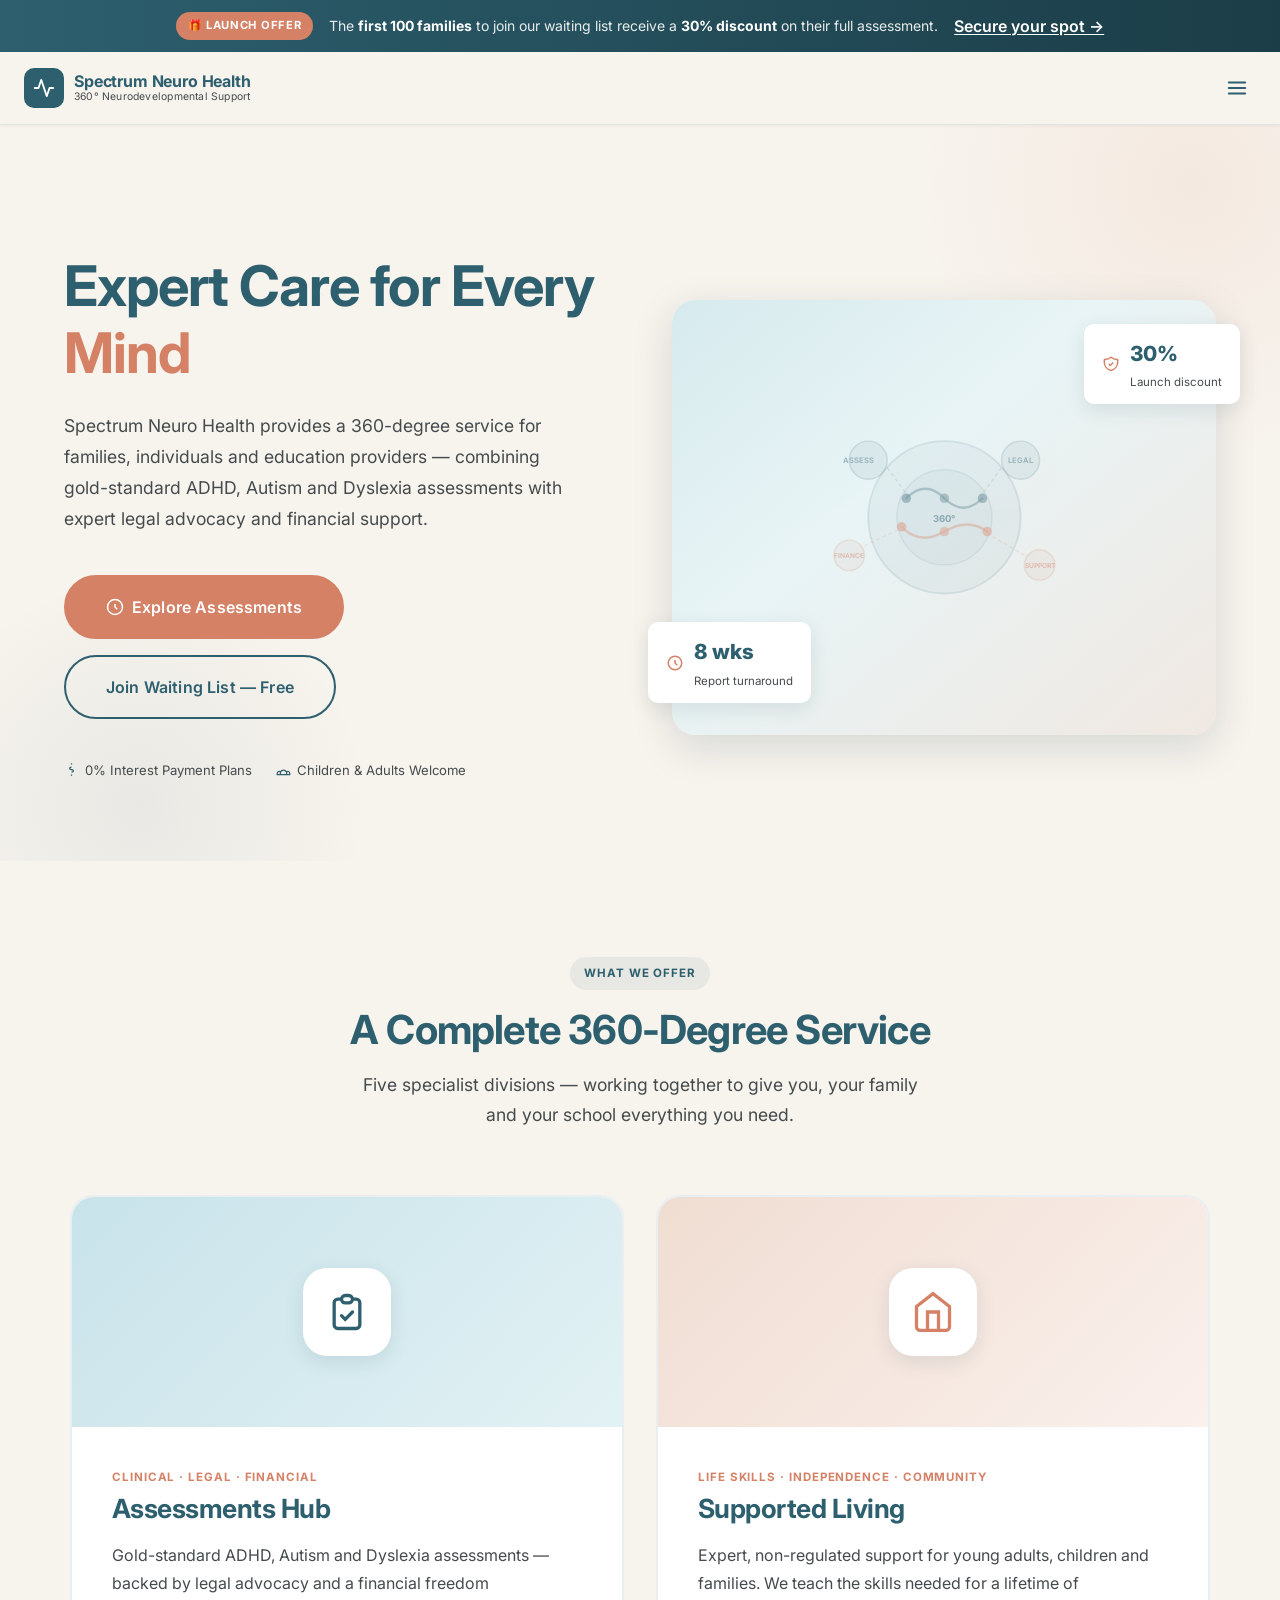
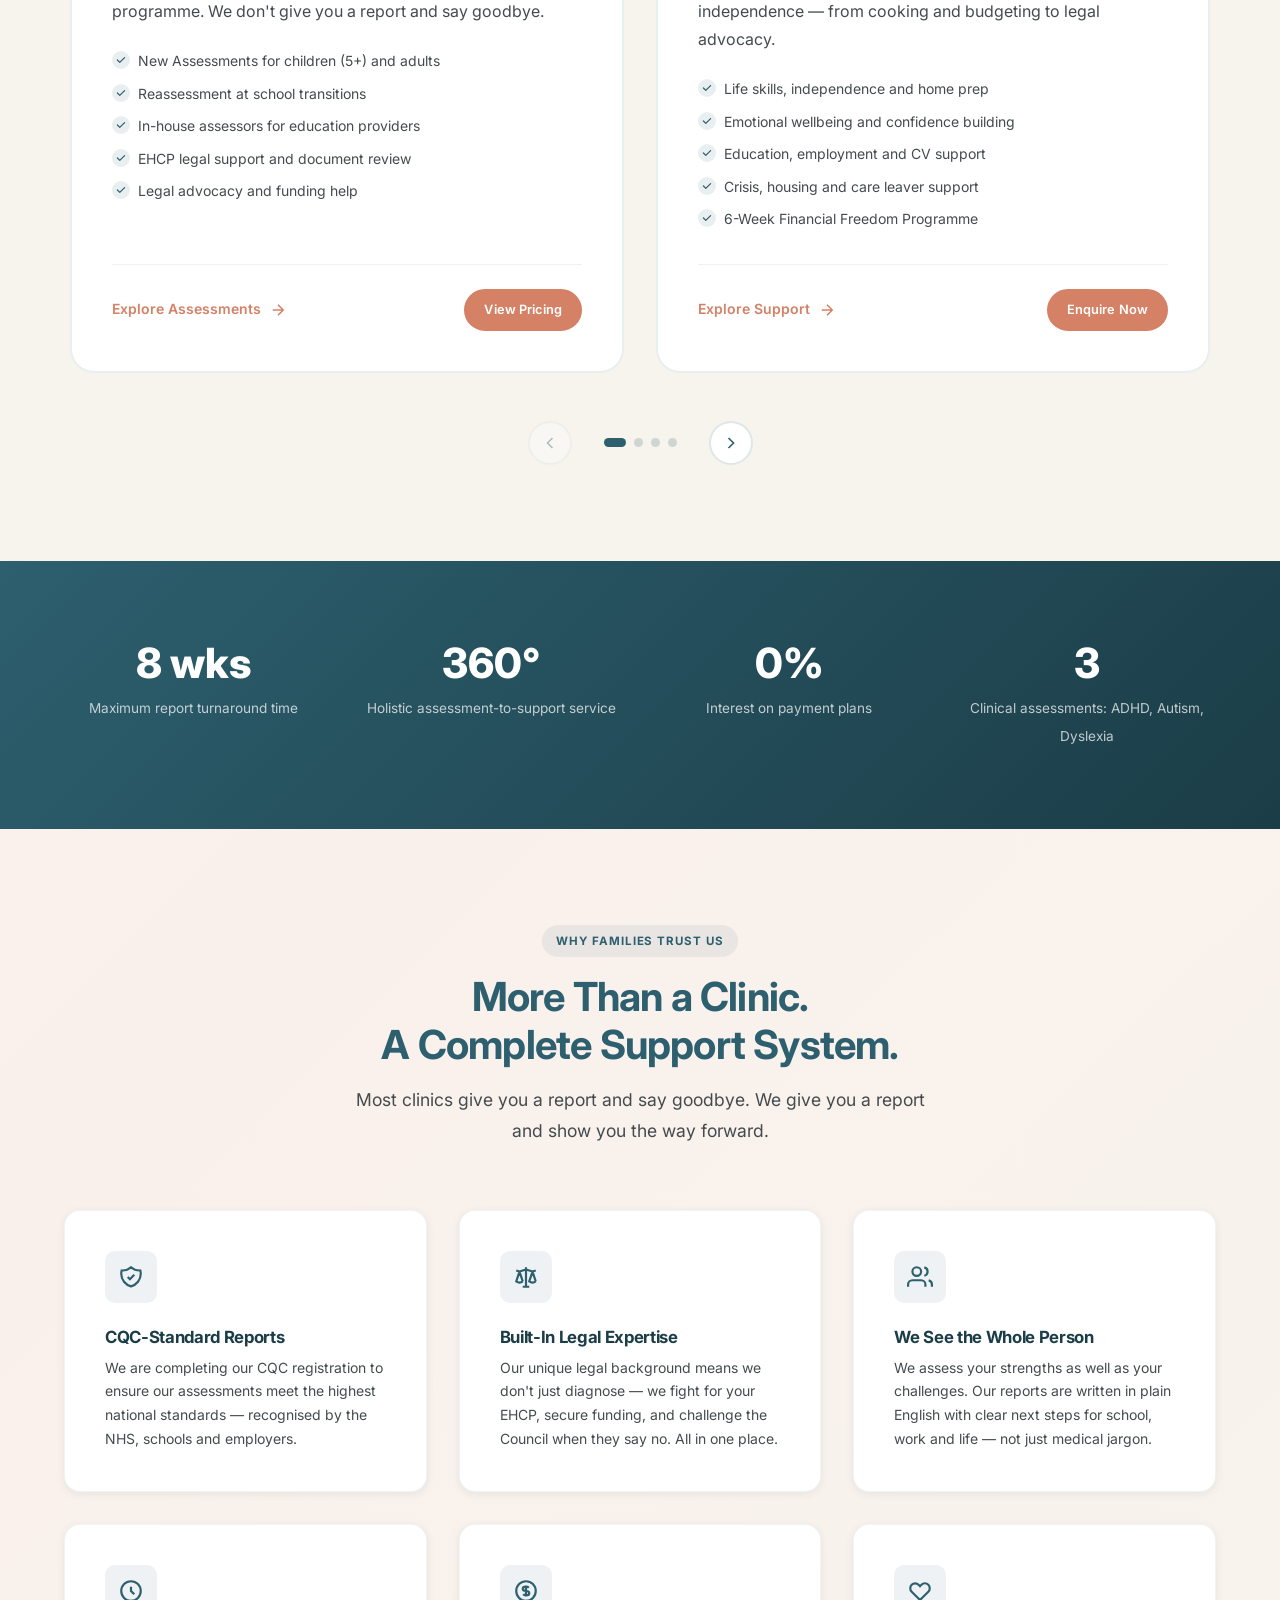
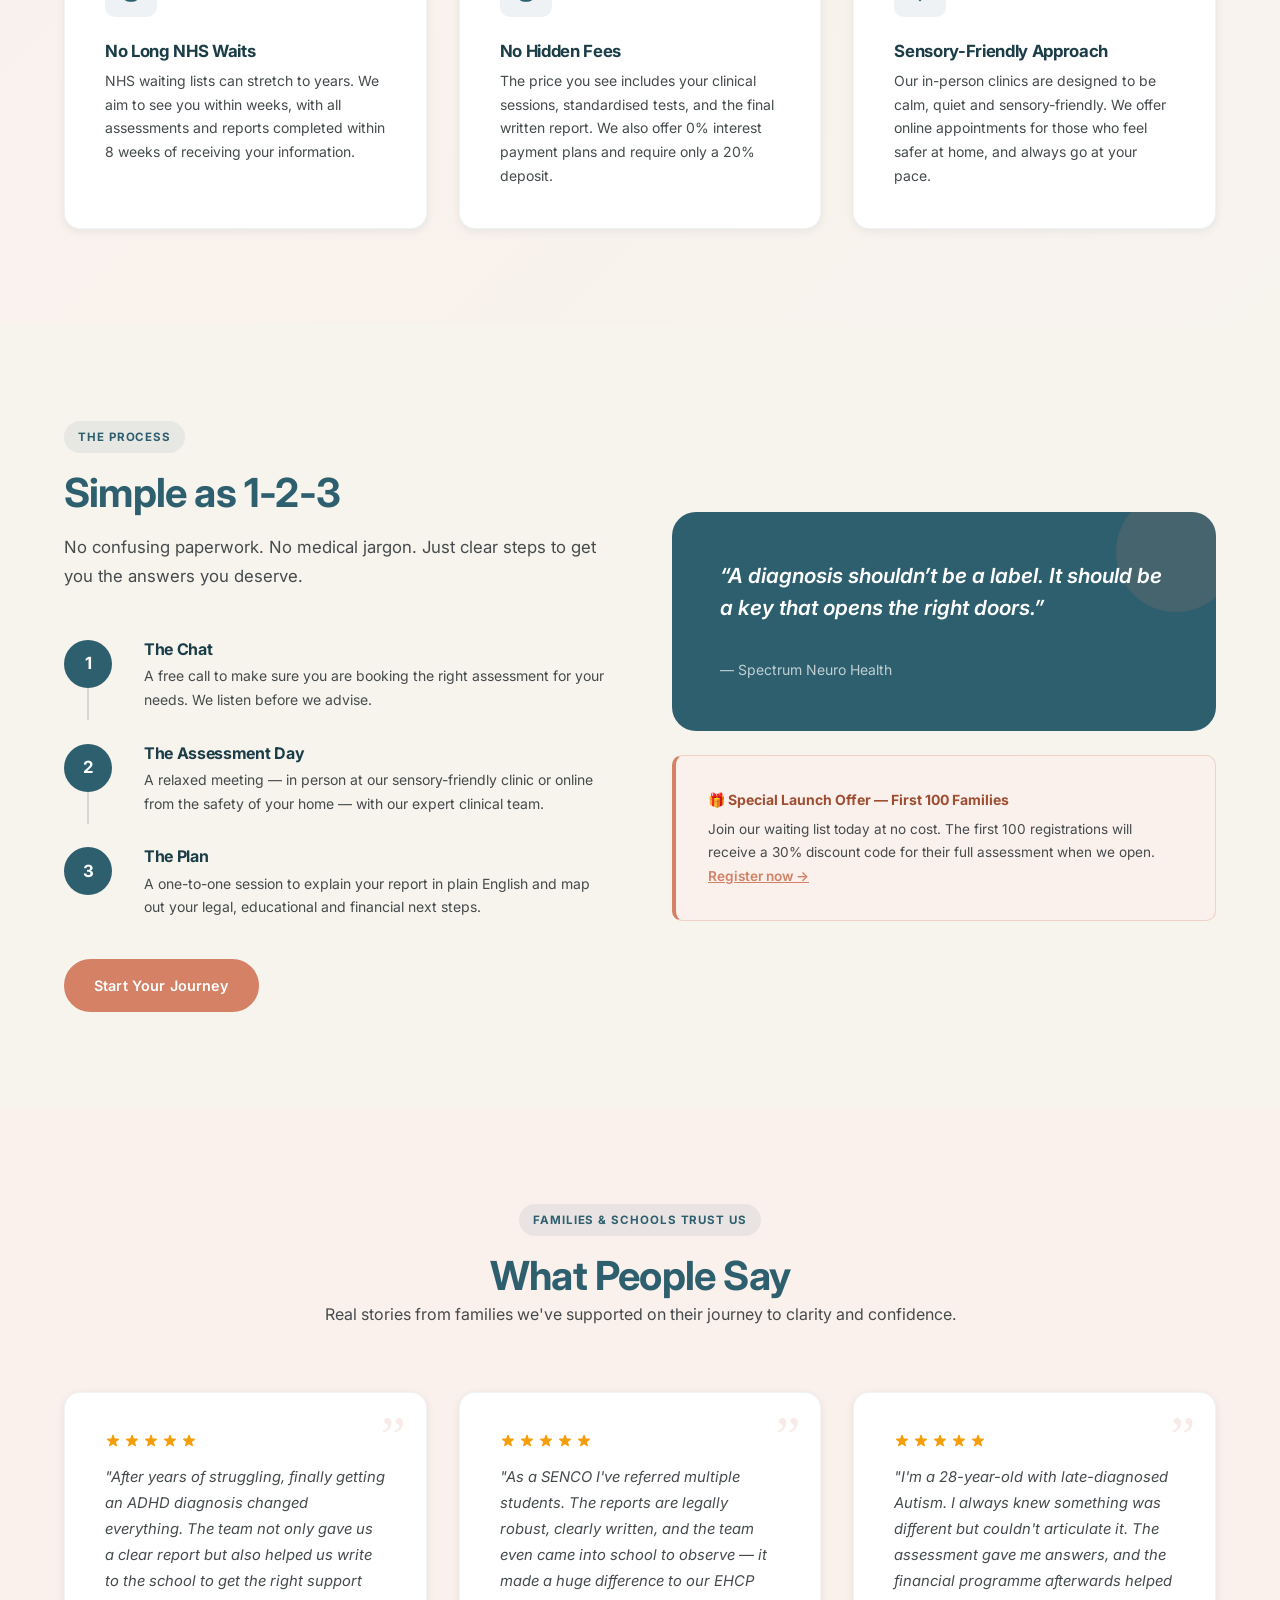
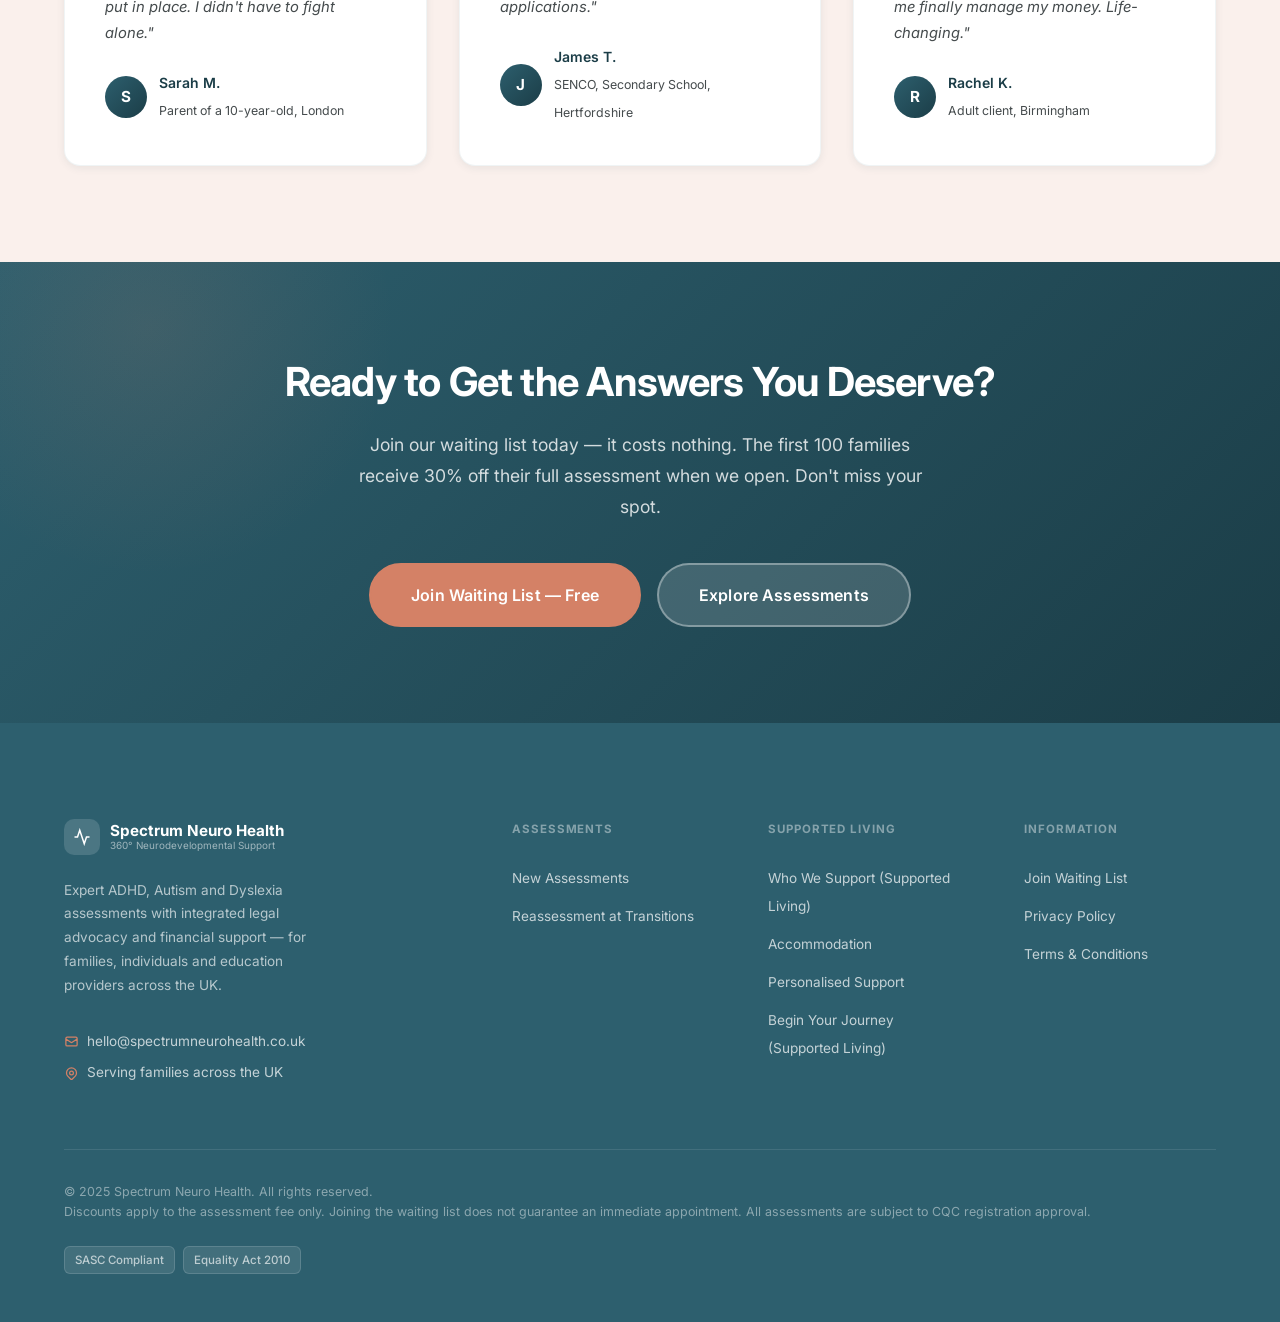
<file: index.html>
<!DOCTYPE html>
<html lang="en">
<head>
  <meta charset="UTF-8" />
  <meta name="viewport" content="width=device-width, initial-scale=1.0" />
  <meta name="description" content="Spectrum Neuro Health — Expert ADHD, Autism and Dyslexia assessments with legal and financial support for families, individuals and education providers." />
  <title>Spectrum Neuro Health | Expert Neurodevelopmental Assessments</title>
  <link rel="stylesheet" href="css/styles.css" />
  <link rel="preconnect" href="https://fonts.googleapis.com" />
  <link rel="preconnect" href="https://fonts.gstatic.com" crossorigin />
</head>
<body>

<!-- ══════════════════════════════════════════════════════════
     LAUNCH OFFER BANNER
     ══════════════════════════════════════════════════════════ -->
<div class="offer-banner" role="banner" aria-label="Special launch offer">
  <div class="offer-banner__inner">
    <span class="offer-badge">🎁 Launch Offer</span>
    <p>The <strong>first 100 families</strong> to join our waiting list receive a <strong>30% discount</strong> on their full assessment.</p>
    <a href="assessments.html#waiting-list">Secure your spot &rarr;</a>
  </div>
</div>

<!-- ══════════════════════════════════════════════════════════
     NAVIGATION
     ══════════════════════════════════════════════════════════ -->
<header>
  <nav class="nav" aria-label="Main navigation">
    <div class="nav__inner">

      <!-- Logo -->
      <a href="index.html" class="nav__logo" aria-label="Spectrum Neuro Health home">
        <div class="nav__logo-mark" aria-hidden="true">
          <svg viewBox="0 0 24 24" fill="none" stroke="currentColor" stroke-width="2" stroke-linecap="round" stroke-linejoin="round"><path d="M22 12h-4l-3 9L9 3l-3 9H2"/></svg>
        </div>
        <div class="nav__logo-text">
          <span class="nav__logo-name">Spectrum Neuro Health</span>
          <span class="nav__logo-sub">360° Neurodevelopmental Support</span>
        </div>
      </a>

      <!-- Desktop menu -->
      <ul class="nav__menu" role="list">
        <li class="nav__item">
          <a href="assessments.html" class="nav__link" aria-haspopup="true">
            Assessments
            <svg viewBox="0 0 20 20" fill="currentColor" aria-hidden="true"><path fill-rule="evenodd" d="M5.293 7.293a1 1 0 011.414 0L10 10.586l3.293-3.293a1 1 0 111.414 1.414l-4 4a1 1 0 01-1.414 0l-4-4a1 1 0 010-1.414z" clip-rule="evenodd"/></svg>
          </a>
          <div class="nav__dropdown" role="menu">
            <a href="assessments.html" class="nav__dd-item" role="menuitem">
              <span class="nav__dd-icon" aria-hidden="true">
                <svg viewBox="0 0 24 24" fill="none" stroke="currentColor" stroke-width="2"><circle cx="12" cy="12" r="10"/><path d="M12 8v4l3 3"/></svg>
              </span>
              <span class="nav__dd-label">
                <span class="nav__dd-main">New Assessments</span>
                <span class="nav__dd-sub">ADHD, Autism &amp; Dyslexia</span>
              </span>
            </a>
            <a href="assessments.html#transitions" class="nav__dd-item" role="menuitem">
              <span class="nav__dd-icon" aria-hidden="true">
                <svg viewBox="0 0 24 24" fill="none" stroke="currentColor" stroke-width="2"><path d="M17 8l4 4-4 4M3 12h18"/></svg>
              </span>
              <span class="nav__dd-label">
                <span class="nav__dd-main">Reassessment at Transitions</span>
                <span class="nav__dd-sub">School &amp; college transitions</span>
              </span>
            </a>
          </div>
        </li>

        <li class="nav__item">
          <a href="supported-living.html" class="nav__link" aria-haspopup="true">
            Supported Living
            <svg viewBox="0 0 20 20" fill="currentColor" aria-hidden="true"><path fill-rule="evenodd" d="M5.293 7.293a1 1 0 011.414 0L10 10.586l3.293-3.293a1 1 0 111.414 1.414l-4 4a1 1 0 01-1.414 0l-4-4a1 1 0 010-1.414z" clip-rule="evenodd"/></svg>
          </a>
          <div class="nav__dropdown" role="menu">
            <a href="supported-living.html#who-we-support" class="nav__dd-item" role="menuitem">
              <span class="nav__dd-icon" aria-hidden="true">
                <svg viewBox="0 0 24 24" fill="none" stroke="currentColor" stroke-width="2"><path d="M17 21v-2a4 4 0 00-4-4H5a4 4 0 00-4 4v2"/><circle cx="9" cy="7" r="4"/></svg>
              </span>
              <span class="nav__dd-label">
                <span class="nav__dd-main">Who We Support</span>
                <span class="nav__dd-sub">Supported Living</span>
              </span>
            </a>
            <a href="supported-living.html#accommodation" class="nav__dd-item" role="menuitem">
              <span class="nav__dd-icon" aria-hidden="true">
                <svg viewBox="0 0 24 24" fill="none" stroke="currentColor" stroke-width="2"><path d="M3 9l9-7 9 7v11a2 2 0 01-2 2H5a2 2 0 01-2-2z"/><polyline points="9 22 9 12 15 12 15 22"/></svg>
              </span>
              <span class="nav__dd-label">
                <span class="nav__dd-main">Accommodation</span>
              </span>
            </a>
            <a href="supported-living.html#personalised-support" class="nav__dd-item" role="menuitem">
              <span class="nav__dd-icon" aria-hidden="true">
                <svg viewBox="0 0 24 24" fill="none" stroke="currentColor" stroke-width="2"><path d="M4.318 6.318a4.5 4.5 0 000 6.364L12 20.364l7.682-7.682a4.5 4.5 0 00-6.364-6.364L12 7.636l-1.318-1.318a4.5 4.5 0 00-6.364 0z"/></svg>
              </span>
              <span class="nav__dd-label">
                <span class="nav__dd-main">Personalised Support</span>
              </span>
            </a>
            <a href="supported-living.html#begin-your-journey" class="nav__dd-item" role="menuitem">
              <span class="nav__dd-icon" aria-hidden="true">
                <svg viewBox="0 0 24 24" fill="none" stroke="currentColor" stroke-width="2"><path d="M3 6l3 1m0 0l-3 9a5.002 5.002 0 006.001 0"/></svg>
              </span>
              <span class="nav__dd-label">
                <span class="nav__dd-main">Begin Your Journey</span>
                <span class="nav__dd-sub">Supported Living</span>
              </span>
            </a>
          </div>
        </li>

        <li class="nav__item">
          <a href="home-community-support.html" class="nav__link" aria-haspopup="true">
            Home &amp; Community
            <svg viewBox="0 0 20 20" fill="currentColor" aria-hidden="true"><path fill-rule="evenodd" d="M5.293 7.293a1 1 0 011.414 0L10 10.586l3.293-3.293a1 1 0 111.414 1.414l-4 4a1 1 0 01-1.414 0l-4-4a1 1 0 010-1.414z" clip-rule="evenodd"/></svg>
          </a>
          <div class="nav__dropdown" role="menu">
            <a href="home-community-support.html#who-we-support" class="nav__dd-item" role="menuitem">
              <span class="nav__dd-icon" aria-hidden="true">
                <svg viewBox="0 0 24 24" fill="none" stroke="currentColor" stroke-width="2"><path d="M17 21v-2a4 4 0 00-4-4H5a4 4 0 00-4 4v2"/><circle cx="9" cy="7" r="4"/></svg>
              </span>
              <span class="nav__dd-label">
                <span class="nav__dd-main">Who We Support</span>
              </span>
            </a>
            <a href="home-community-support.html#what-we-help-with" class="nav__dd-item" role="menuitem">
              <span class="nav__dd-icon" aria-hidden="true">
                <svg viewBox="0 0 24 24" fill="none" stroke="currentColor" stroke-width="2"><path d="M3 9l9-7 9 7v11a2 2 0 01-2 2H5a2 2 0 01-2-2z"/></svg>
              </span>
              <span class="nav__dd-label">
                <span class="nav__dd-main">What We Can Help With</span>
              </span>
            </a>
            <a href="home-community-support.html#how-it-works" class="nav__dd-item" role="menuitem">
              <span class="nav__dd-icon" aria-hidden="true">
                <svg viewBox="0 0 24 24" fill="none" stroke="currentColor" stroke-width="2"><path d="M12 8v4l3 3m6-3a9 9 0 11-18 0 9 9 0 0118 0z"/></svg>
              </span>
              <span class="nav__dd-label">
                <span class="nav__dd-main">How It Works</span>
              </span>
            </a>
            <a href="home-community-support.html#get-support" class="nav__dd-item" role="menuitem">
              <span class="nav__dd-icon" aria-hidden="true">
                <svg viewBox="0 0 24 24" fill="none" stroke="currentColor" stroke-width="2"><path d="M3 6l3 1m0 0l-3 9a5.002 5.002 0 006.001 0"/></svg>
              </span>
              <span class="nav__dd-label">
                <span class="nav__dd-main">Get Support</span>
              </span>
            </a>
          </div>
        </li>

        <li class="nav__item">
          <a href="women.html" class="nav__link">
            Women
            <svg viewBox="0 0 20 20" fill="currentColor" aria-hidden="true"><path fill-rule="evenodd" d="M5.293 7.293a1 1 0 011.414 0L10 10.586l3.293-3.293a1 1 0 111.414 1.414l-4 4a1 1 0 01-1.414 0l-4-4a1 1 0 010-1.414z" clip-rule="evenodd"/></svg>
          </a>
          <div class="nav__dropdown" role="menu">
            <a href="women.html#understanding-neurodivergence" class="nav__dd-item"><span class="nav__dd-icon"><svg viewBox="0 0 24 24" fill="none" stroke="currentColor" stroke-width="2"><path d="M9 12l2 2 4-4m5.618-4.016A11.955 11.955 0 0112 2.944a11.955 11.955 0 01-8.618 3.04A12.02 12.02 0 003 9c0 5.591 3.824 10.29 9 11.622 5.176-1.332 9-6.03 9-11.622 0-1.042-.133-2.052-.382-3.016z"/></svg></span><span class="nav__dd-label"><span class="nav__dd-main">Understanding Neurodivergence</span></span></a>
            <a href="women.html#how-we-help" class="nav__dd-item"><span class="nav__dd-icon"><svg viewBox="0 0 24 24" fill="none" stroke="currentColor" stroke-width="2"><path d="M9 5H7a2 2 0 00-2 2v12a2 2 0 002 2h10a2 2 0 002-2V7a2 2 0 00-2-2h-2M9 5a2 2 0 002 2h2a2 2 0 002-2M9 5a2 2 0 012-2h2a2 2 0 012 2m-6 9l2 2 4-4"/></svg></span><span class="nav__dd-label"><span class="nav__dd-main">How We Help</span></span></a>
            <a href="women.html#womens-health-wellbeing" class="nav__dd-item"><span class="nav__dd-icon"><svg viewBox="0 0 24 24" fill="none" stroke="currentColor" stroke-width="2"><path d="M4.318 6.318a4.5 4.5 0 000 6.364L12 20.364l7.682-7.682a4.5 4.5 0 00-6.364-6.364L12 7.636l-1.318-1.318a4.5 4.5 0 00-6.364 0z"/></svg></span><span class="nav__dd-label"><span class="nav__dd-main">Women's Health &amp; Wellbeing</span></span></a>
            <a href="women.html#begin-your-journey" class="nav__dd-item"><span class="nav__dd-icon"><svg viewBox="0 0 24 24" fill="none" stroke="currentColor" stroke-width="2"><path d="M3 6l3 1m0 0l-3 9a5.002 5.002 0 006.001 0"/></svg></span><span class="nav__dd-label"><span class="nav__dd-main">Begin Your Journey</span><span class="nav__dd-sub">Women</span></span></a>
          </div>
        </li>
        <li class="nav__item">
          <a href="advocacy-life-planning.html" class="nav__link" aria-haspopup="true">
            Advocacy
            <svg viewBox="0 0 20 20" fill="currentColor" aria-hidden="true"><path fill-rule="evenodd" d="M5.293 7.293a1 1 0 011.414 0L10 10.586l3.293-3.293a1 1 0 111.414 1.414l-4 4a1 1 0 01-1.414 0l-4-4a1 1 0 010-1.414z" clip-rule="evenodd"/></svg>
          </a>
          <div class="nav__dropdown" role="menu">
            <a href="advocacy-life-planning.html#who-we-support" class="nav__dd-item" role="menuitem">
              <span class="nav__dd-icon" aria-hidden="true">
                <svg viewBox="0 0 24 24" fill="none" stroke="currentColor" stroke-width="2"><path d="M17 21v-2a4 4 0 00-4-4H5a4 4 0 00-4 4v2"/><circle cx="9" cy="7" r="4"/></svg>
              </span>
              <span class="nav__dd-label">
                <span class="nav__dd-main">Who We Support</span>
                <span class="nav__dd-sub">Advocacy &amp; Life Planning</span>
              </span>
            </a>
            <a href="advocacy-life-planning.html#education-advocacy" class="nav__dd-item" role="menuitem">
              <span class="nav__dd-icon" aria-hidden="true">
                <svg viewBox="0 0 24 24" fill="none" stroke="currentColor" stroke-width="2"><path d="M12 14l9-5-9-5-9 5 9 5z"/></svg>
              </span>
              <span class="nav__dd-label">
                <span class="nav__dd-main">Education Advocacy</span>
              </span>
            </a>
            <a href="advocacy-life-planning.html#benefits-funding" class="nav__dd-item" role="menuitem">
              <span class="nav__dd-icon" aria-hidden="true">
                <svg viewBox="0 0 24 24" fill="none" stroke="currentColor" stroke-width="2"><path d="M12 8c-1.657 0-3 .895-3 2s1.343 2 3 2 3 .895 3 2-1.343 2-3 2"/></svg>
              </span>
              <span class="nav__dd-label">
                <span class="nav__dd-main">Benefits &amp; Funding</span>
              </span>
            </a>
            <a href="advocacy-life-planning.html#future-planning" class="nav__dd-item" role="menuitem">
              <span class="nav__dd-icon" aria-hidden="true">
                <svg viewBox="0 0 24 24" fill="none" stroke="currentColor" stroke-width="2"><path d="M12 8v4l3 3m6-3a9 9 0 11-18 0 9 9 0 0118 0z"/></svg>
              </span>
              <span class="nav__dd-label">
                <span class="nav__dd-main">Future Planning</span>
              </span>
            </a>
            <a href="advocacy-life-planning.html#begin-your-journey" class="nav__dd-item" role="menuitem">
              <span class="nav__dd-icon" aria-hidden="true">
                <svg viewBox="0 0 24 24" fill="none" stroke="currentColor" stroke-width="2"><path d="M3 6l3 1m0 0l-3 9a5.002 5.002 0 006.001 0"/></svg>
              </span>
              <span class="nav__dd-label">
                <span class="nav__dd-main">Begin Your Journey</span>
              </span>
            </a>
            <a href="advocacy-life-planning.html#legal" class="nav__dd-item" role="menuitem">
              <span class="nav__dd-icon" aria-hidden="true">
                <svg viewBox="0 0 24 24" fill="none" stroke="currentColor" stroke-width="2"><path d="M3 6l3 1m0 0l-3 9a5.002 5.002 0 006.001 0M6 7l3 9M6 7l6-2m6 2l3-1m-3 1l-3 9a5.002 5.002 0 006.001 0M18 7l3 9m-3-9l-6-2m0-2v2m0 16V5m0 16H9m3 0h3"/></svg>
              </span>
              <span class="nav__dd-label">
                <span class="nav__dd-main">Legal Help</span>
                <span class="nav__dd-sub">EHCP, SEND &amp; advocacy</span>
              </span>
            </a>
            <a href="advocacy-life-planning.html#financial" class="nav__dd-item" role="menuitem">
              <span class="nav__dd-icon" aria-hidden="true">
                <svg viewBox="0 0 24 24" fill="none" stroke="currentColor" stroke-width="2"><path d="M12 8c-1.657 0-3 .895-3 2s1.343 2 3 2 3 .895 3 2-1.343 2-3 2m0-8c1.11 0 2.08.402 2.599 1M12 8V7m0 1v8m0 0v1m0-1c-1.11 0-2.08-.402-2.599-1M21 12a9 9 0 11-18 0 9 9 0 0118 0z"/></svg>
              </span>
              <span class="nav__dd-label">
                <span class="nav__dd-main">Financial Support</span>
                <span class="nav__dd-sub">6-week money confidence programme</span>
              </span>
            </a>
          </div>
        </li>

        <li class="nav__item">
          <a href="consultancy-professional-services.html" class="nav__link" aria-haspopup="true">
            Partner with Us
            <svg viewBox="0 0 20 20" fill="currentColor" aria-hidden="true"><path fill-rule="evenodd" d="M5.293 7.293a1 1 0 011.414 0L10 10.586l3.293-3.293a1 1 0 111.414 1.414l-4 4a1 1 0 01-1.414 0l-4-4a1 1 0 010-1.414z" clip-rule="evenodd"/></svg>
          </a>
          <div class="nav__dropdown" role="menu">
            <a href="consultancy-professional-services.html#who-we-work-with" class="nav__dd-item" role="menuitem">
              <span class="nav__dd-icon" aria-hidden="true">
                <svg viewBox="0 0 24 24" fill="none" stroke="currentColor" stroke-width="2"><path d="M17 21v-2a4 4 0 00-4-4H5a4 4 0 00-4 4v2"/><circle cx="9" cy="7" r="4"/></svg>
              </span>
              <span class="nav__dd-label">
                <span class="nav__dd-main">Who We Work With</span>
              </span>
            </a>
            <a href="consultancy-professional-services.html#our-services" class="nav__dd-item" role="menuitem">
              <span class="nav__dd-icon" aria-hidden="true">
                <svg viewBox="0 0 24 24" fill="none" stroke="currentColor" stroke-width="2"><rect x="3" y="7" width="18" height="13" rx="2"/><path d="M8 7V5a2 2 0 012-2h4a2 2 0 012 2v2M3 12h18"/></svg>
              </span>
              <span class="nav__dd-label">
                <span class="nav__dd-main">Our Services</span>
              </span>
            </a>
            <a href="consultancy-professional-services.html#why-partner" class="nav__dd-item" role="menuitem">
              <span class="nav__dd-icon" aria-hidden="true">
                <svg viewBox="0 0 24 24" fill="none" stroke="currentColor" stroke-width="2"><path d="M9 12l2 2 4-4m5.618-4.016A11.955 11.955 0 0112 2.944a11.955 11.955 0 01-8.618 3.04A12.02 12.02 0 003 9c0 5.591 3.824 10.29 9 11.622 5.176-1.332 9-6.03 9-11.622 0-1.042-.133-2.052-.382-3.016z"/></svg>
              </span>
              <span class="nav__dd-label">
                <span class="nav__dd-main">Why Partner With Us</span>
              </span>
            </a>
            <a href="consultancy-professional-services.html#partner-with-spectrum" class="nav__dd-item" role="menuitem">
              <span class="nav__dd-icon" aria-hidden="true">
                <svg viewBox="0 0 24 24" fill="none" stroke="currentColor" stroke-width="2"><path d="M3 6l3 1m0 0l-3 9a5.002 5.002 0 006.001 0"/></svg>
              </span>
              <span class="nav__dd-label">
                <span class="nav__dd-main">Partner With Spectrum</span>
              </span>
            </a>
            <a href="consultancy-professional-services.html#education" class="nav__dd-item" role="menuitem">
              <span class="nav__dd-icon" aria-hidden="true">
                <svg viewBox="0 0 24 24" fill="none" stroke="currentColor" stroke-width="2"><path d="M12 14l9-5-9-5-9 5 9 5z"/><path d="M12 14l6.16-3.422a12.083 12.083 0 01.665 6.479A11.952 11.952 0 0012 20.055a11.952 11.952 0 00-6.824-2.998 12.078 12.078 0 01.665-6.479L12 14z"/></svg>
              </span>
              <span class="nav__dd-label">
                <span class="nav__dd-main">For Education Providers</span>
                <span class="nav__dd-sub">SEN &amp; legal compliance</span>
              </span>
            </a>
          </div>
        </li>

        <li class="nav__item">
          <a href="our-approach.html" class="nav__link" aria-haspopup="true">
            Our Approach
            <svg viewBox="0 0 20 20" fill="currentColor" aria-hidden="true"><path fill-rule="evenodd" d="M5.293 7.293a1 1 0 011.414 0L10 10.586l3.293-3.293a1 1 0 111.414 1.414l-4 4a1 1 0 01-1.414 0l-4-4a1 1 0 010-1.414z" clip-rule="evenodd"/></svg>
          </a>
          <div class="nav__dropdown" role="menu">
            <a href="our-approach.html#the-journey" class="nav__dd-item" role="menuitem">
              <span class="nav__dd-icon" aria-hidden="true">
                <svg viewBox="0 0 24 24" fill="none" stroke="currentColor" stroke-width="2"><path d="M17 8l4 4-4 4M3 12h18"/></svg>
              </span>
              <span class="nav__dd-label">
                <span class="nav__dd-main">The Journey</span>
              </span>
            </a>
            <a href="our-approach.html#our-philosophy" class="nav__dd-item" role="menuitem">
              <span class="nav__dd-icon" aria-hidden="true">
                <svg viewBox="0 0 24 24" fill="none" stroke="currentColor" stroke-width="2"><path d="M9 12l2 2 4-4m5.618-4.016A11.955 11.955 0 0112 2.944a11.955 11.955 0 01-8.618 3.04A12.02 12.02 0 003 9c0 5.591 3.824 10.29 9 11.622 5.176-1.332 9-6.03 9-11.622 0-1.042-.133-2.052-.382-3.016z"/></svg>
              </span>
              <span class="nav__dd-label">
                <span class="nav__dd-main">Our Philosophy</span>
              </span>
            </a>
            <a href="our-approach.html#our-integrated-model" class="nav__dd-item" role="menuitem">
              <span class="nav__dd-icon" aria-hidden="true">
                <svg viewBox="0 0 24 24" fill="none" stroke="currentColor" stroke-width="2"><path d="M17 21v-2a4 4 0 00-4-4H5a4 4 0 00-4 4v2"/><circle cx="9" cy="7" r="4"/><path d="M23 21v-2a4 4 0 00-3-3.87"/><path d="M16 3.13a4 4 0 010 7.75"/></svg>
              </span>
              <span class="nav__dd-label">
                <span class="nav__dd-main">Our Integrated Model</span>
              </span>
            </a>
            <a href="our-approach.html#why-integration-matters" class="nav__dd-item" role="menuitem">
              <span class="nav__dd-icon" aria-hidden="true">
                <svg viewBox="0 0 24 24" fill="none" stroke="currentColor" stroke-width="2"><path d="M3 6l3 1m0 0l-3 9a5.002 5.002 0 006.001 0"/></svg>
              </span>
              <span class="nav__dd-label">
                <span class="nav__dd-main">Why Integration Matters</span>
              </span>
            </a>
          </div>
        </li>
      </ul>

      <!-- Desktop CTA -->
      <div class="nav__cta-area">
        <a href="assessments.html#waiting-list" class="btn btn--primary btn--sm">Join Waiting List</a>
      </div>

      <!-- Mobile hamburger -->
      <button class="nav__mobile-btn" aria-label="Open menu" aria-expanded="false">
        <svg width="22" height="22" viewBox="0 0 24 24" fill="none" stroke="currentColor" stroke-width="2" stroke-linecap="round" aria-hidden="true"><line x1="3" y1="6" x2="21" y2="6"/><line x1="3" y1="12" x2="21" y2="12"/><line x1="3" y1="18" x2="21" y2="18"/></svg>
      </button>

    </div>
  </nav>
</header>

<!-- Mobile menu overlay -->
<div class="mobile-menu" role="dialog" aria-modal="true" aria-label="Navigation menu">
  <div class="mobile-menu__panel">
    <div class="mobile-menu__head">
      <span style="font-weight:700;color:var(--teal);font-size:.95rem;">Menu</span>
      <button class="mobile-menu__close" aria-label="Close menu">
        <svg width="18" height="18" viewBox="0 0 24 24" fill="none" stroke="currentColor" stroke-width="2"><line x1="18" y1="6" x2="6" y2="18"/><line x1="6" y1="6" x2="18" y2="18"/></svg>
      </button>
    </div>
    <nav>
      <p class="mobile-sec-title">Assessments</p>
      <a href="assessments.html" class="mobile-link">
        <svg viewBox="0 0 24 24" fill="none" stroke="currentColor" stroke-width="2"><circle cx="12" cy="12" r="10"/><path d="M12 8v4l3 3"/></svg>
        New Assessments
      </a>
      <a href="assessments.html#transitions" class="mobile-link">
        <svg viewBox="0 0 24 24" fill="none" stroke="currentColor" stroke-width="2"><path d="M17 8l4 4-4 4M3 12h18"/></svg>
        Reassessment at Transitions
      </a>
      <p class="mobile-sec-title">Supported Living</p>
      <a href="supported-living.html#who-we-support" class="mobile-link">
        <svg viewBox="0 0 24 24" fill="none" stroke="currentColor" stroke-width="2"><path d="M17 21v-2a4 4 0 00-4-4H5a4 4 0 00-4 4v2"/><circle cx="9" cy="7" r="4"/></svg>
        Who We Support (Supported Living)
      </a>
      <a href="supported-living.html#accommodation" class="mobile-link">
        <svg viewBox="0 0 24 24" fill="none" stroke="currentColor" stroke-width="2"><path d="M3 9l9-7 9 7v11a2 2 0 01-2 2H5a2 2 0 01-2-2z"/></svg>
        Accommodation
      </a>
      <a href="supported-living.html#personalised-support" class="mobile-link">
        <svg viewBox="0 0 24 24" fill="none" stroke="currentColor" stroke-width="2"><path d="M4.318 6.318a4.5 4.5 0 000 6.364L12 20.364l7.682-7.682a4.5 4.5 0 00-6.364-6.364L12 7.636l-1.318-1.318a4.5 4.5 0 00-6.364 0z"/></svg>
        Personalised Support
      </a>
      <a href="supported-living.html#begin-your-journey" class="mobile-link">
        <svg viewBox="0 0 24 24" fill="none" stroke="currentColor" stroke-width="2"><path d="M3 6l3 1m0 0l-3 9a5.002 5.002 0 006.001 0"/></svg>
        Begin Your Journey (Supported Living)
      </a>
      <p class="mobile-sec-title">Home &amp; Community Support</p>
      <a href="home-community-support.html#who-we-support" class="mobile-link">
        <svg viewBox="0 0 24 24" fill="none" stroke="currentColor" stroke-width="2"><path d="M17 21v-2a4 4 0 00-4-4H5a4 4 0 00-4 4v2"/><circle cx="9" cy="7" r="4"/></svg>
        Who We Support
      </a>
      <a href="home-community-support.html#what-we-help-with" class="mobile-link">
        <svg viewBox="0 0 24 24" fill="none" stroke="currentColor" stroke-width="2"><path d="M3 9l9-7 9 7v11a2 2 0 01-2 2H5a2 2 0 01-2-2z"/></svg>
        What We Can Help With
      </a>
      <a href="home-community-support.html#get-support" class="mobile-link">
        <svg viewBox="0 0 24 24" fill="none" stroke="currentColor" stroke-width="2"><path d="M3 6l3 1m0 0l-3 9a5.002 5.002 0 006.001 0"/></svg>
        Get Support
      </a>
            <p class="mobile-sec-title">Women</p>
      <a href="women.html#understanding-neurodivergence" class="mobile-link"><svg viewBox="0 0 24 24" fill="none" stroke="currentColor" stroke-width="2" width="18" height="18"><path d="M9 12l2 2 4-4m5.618-4.016A11.955 11.955 0 0112 2.944"/></svg> Understanding Neurodivergence</a>
      <a href="women.html#how-we-help" class="mobile-link"><svg viewBox="0 0 24 24" fill="none" stroke="currentColor" stroke-width="2" width="18" height="18"><path d="M9 5H7a2 2 0 00-2 2v12a2 2 0 002 2h10a2 2 0 002-2V7a2 2 0 00-2-2h-2M9 5a2 2 0 002 2h2a2 2 0 002-2"/></svg> How We Help</a>
      <a href="women.html#womens-health-wellbeing" class="mobile-link"><svg viewBox="0 0 24 24" fill="none" stroke="currentColor" stroke-width="2" width="18" height="18"><path d="M4.318 6.318a4.5 4.5 0 000 6.364L12 20.364l7.682-7.682a4.5 4.5 0 00-6.364-6.364"/></svg> Women's Health &amp; Wellbeing</a>
      <a href="women.html#begin-your-journey" class="mobile-link"><svg viewBox="0 0 24 24" fill="none" stroke="currentColor" stroke-width="2" width="18" height="18"><path d="M3 6l3 1m0 0l-3 9a5.002 5.002 0 006.001 0"/></svg> Begin Your Journey (Women)</a>
<p class="mobile-sec-title">Advocacy &amp; Life Planning</p>
      <a href="advocacy-life-planning.html#who-we-support" class="mobile-link">
        <svg viewBox="0 0 24 24" fill="none" stroke="currentColor" stroke-width="2"><path d="M17 21v-2a4 4 0 00-4-4H5a4 4 0 00-4 4v2"/><circle cx="9" cy="7" r="4"/></svg>
        Who We Support (Advocacy)
      </a>
      <a href="advocacy-life-planning.html#education-advocacy" class="mobile-link">
        <svg viewBox="0 0 24 24" fill="none" stroke="currentColor" stroke-width="2"><path d="M12 14l9-5-9-5-9 5 9 5z"/></svg>
        Education Advocacy
      </a>
      <a href="advocacy-life-planning.html#benefits-funding" class="mobile-link">
        <svg viewBox="0 0 24 24" fill="none" stroke="currentColor" stroke-width="2"><path d="M12 8c-1.657 0-3 .895-3 2s1.343 2 3 2 3 .895 3 2-1.343 2-3 2"/></svg>
        Benefits &amp; Funding
      </a>
      <a href="advocacy-life-planning.html#begin-your-journey" class="mobile-link">
        <svg viewBox="0 0 24 24" fill="none" stroke="currentColor" stroke-width="2"><path d="M3 6l3 1m0 0l-3 9a5.002 5.002 0 006.001 0"/></svg>
        Begin Your Journey
      </a>
      <a href="advocacy-life-planning.html#legal" class="mobile-link">
        <svg viewBox="0 0 24 24" fill="none" stroke="currentColor" stroke-width="2"><path d="M3 6l3 1m0 0l-3 9a5.002 5.002 0 006.001 0M6 7l3 9M6 7l6-2m6 2l3-1m-3 1l-3 9a5.002 5.002 0 006.001 0M18 7l3 9m-3-9l-6-2m0-2v2m0 16V5m0 16H9m3 0h3"/></svg>
        Legal Help
      </a>
      <a href="advocacy-life-planning.html#financial" class="mobile-link">
        <svg viewBox="0 0 24 24" fill="none" stroke="currentColor" stroke-width="2"><path d="M12 8c-1.657 0-3 .895-3 2s1.343 2 3 2 3 .895 3 2-1.343 2-3 2m0-8c1.11 0 2.08.402 2.599 1M12 8V7m0 1v8m0 0v1m0-1c-1.11 0-2.08-.402-2.599-1M21 12a9 9 0 11-18 0 9 9 0 0118 0z"/></svg>
        Financial Support
      </a>
      <p class="mobile-sec-title">Consultancy &amp; Professional Services</p>
      <a href="consultancy-professional-services.html#who-we-work-with" class="mobile-link">
        <svg viewBox="0 0 24 24" fill="none" stroke="currentColor" stroke-width="2"><path d="M17 21v-2a4 4 0 00-4-4H5a4 4 0 00-4 4v2"/><circle cx="9" cy="7" r="4"/></svg>
        Who We Work With
      </a>
      <a href="consultancy-professional-services.html#our-services" class="mobile-link">
        <svg viewBox="0 0 24 24" fill="none" stroke="currentColor" stroke-width="2"><rect x="3" y="7" width="18" height="13" rx="2"/></svg>
        Our Services
      </a>
      <a href="consultancy-professional-services.html#why-partner" class="mobile-link">
        <svg viewBox="0 0 24 24" fill="none" stroke="currentColor" stroke-width="2"><path d="M9 12l2 2 4-4m5.618-4.016A11.955 11.955 0 0112 2.944"/></svg>
        Why Partner With Us
      </a>
      <a href="consultancy-professional-services.html#partner-with-spectrum" class="mobile-link">
        <svg viewBox="0 0 24 24" fill="none" stroke="currentColor" stroke-width="2"><path d="M3 6l3 1m0 0l-3 9a5.002 5.002 0 006.001 0"/></svg>
        Partner With Spectrum
      </a>
      <a href="consultancy-professional-services.html#education" class="mobile-link">
        <svg viewBox="0 0 24 24" fill="none" stroke="currentColor" stroke-width="2"><path d="M12 14l9-5-9-5-9 5 9 5z"/></svg>
        For Education Providers
      </a>
      <p class="mobile-sec-title">Our Approach</p>
      <a href="our-approach.html#the-journey" class="mobile-link">
        <svg viewBox="0 0 24 24" fill="none" stroke="currentColor" stroke-width="2"><path d="M17 8l4 4-4 4M3 12h18"/></svg>
        The Journey
      </a>
      <a href="our-approach.html#our-philosophy" class="mobile-link">
        <svg viewBox="0 0 24 24" fill="none" stroke="currentColor" stroke-width="2"><path d="M9 12l2 2 4-4m5.618-4.016A11.955 11.955 0 0112 2.944"/></svg>
        Our Philosophy
      </a>
      <a href="our-approach.html#our-integrated-model" class="mobile-link">
        <svg viewBox="0 0 24 24" fill="none" stroke="currentColor" stroke-width="2"><path d="M17 21v-2a4 4 0 00-4-4H5a4 4 0 00-4 4v2"/><circle cx="9" cy="7" r="4"/></svg>
        Our Integrated Model
      </a>
      <a href="our-approach.html#why-integration-matters" class="mobile-link">
        <svg viewBox="0 0 24 24" fill="none" stroke="currentColor" stroke-width="2"><path d="M3 6l3 1m0 0l-3 9a5.002 5.002 0 006.001 0"/></svg>
        Why Integration Matters
      </a>
      <div class="mobile-menu__cta">
        <a href="assessments.html#waiting-list" class="btn btn--primary btn--full">Join Waiting List</a>
      </div>
    </nav>
  </div>
</div>

<!-- ══════════════════════════════════════════════════════════
     HERO
     ══════════════════════════════════════════════════════════ -->
<main id="main-content">
<section class="hero" aria-labelledby="hero-heading">
  <div class="container">
    <div class="hero__inner">

      <!-- Content -->
      <div>

        <h1 class="hero__title" id="hero-heading">
          Expert Care for Every
          <span class="accent">Mind</span>
        </h1>

        <p class="hero__subtitle">
          Spectrum Neuro Health provides a 360-degree service for families, individuals and education providers — combining gold-standard ADHD, Autism and Dyslexia assessments with expert legal advocacy and financial support.
        </p>

        <div class="hero__actions">
          <a href="assessments.html" class="btn btn--primary btn--lg">
            <svg width="18" height="18" viewBox="0 0 24 24" fill="none" stroke="currentColor" stroke-width="2" aria-hidden="true"><circle cx="12" cy="12" r="10"/><path d="M12 8v4l3 3"/></svg>
            Explore Assessments
          </a>
          <a href="assessments.html#waiting-list" class="btn btn--secondary btn--lg">Join Waiting List — Free</a>
        </div>

        <div class="hero__trust" aria-label="Trust indicators">
          
          <span class="hero__trust-item">
            <svg viewBox="0 0 24 24" fill="none" stroke="currentColor" stroke-width="2" aria-hidden="true"><path d="M12 8c-1.657 0-3 .895-3 2s1.343 2 3 2 3 .895 3 2-1.343 2-3 2"/><path d="M12 2v2m0 16v2"/></svg>
            0% Interest Payment Plans
          </span>
          <span class="hero__trust-item">
            <svg viewBox="0 0 24 24" fill="none" stroke="currentColor" stroke-width="2" aria-hidden="true"><path d="M17 20h5v-2a3 3 0 00-5.356-1.857M17 20H7m10 0v-2c0-.656-.126-1.283-.356-1.857M7 20H2v-2a3 3 0 015.356-1.857M7 20v-2c0-.656.126-1.283.356-1.857m0 0a5.002 5.002 0 019.288 0"/></svg>
            Children &amp; Adults Welcome
          </span>
        </div>
      </div>

      <!-- Visual -->
      <div class="hero__visual" aria-hidden="true">
        <div class="hero__img-wrap">
          <svg class="hero__img-svg" viewBox="0 0 400 320" fill="none" xmlns="http://www.w3.org/2000/svg">
            <!-- Abstract brain / connection illustration -->
            <circle cx="200" cy="160" r="80" fill="rgba(45,95,110,.08)" stroke="rgba(45,95,110,.2)" stroke-width="2"/>
            <circle cx="200" cy="160" r="50" fill="rgba(45,95,110,.06)" stroke="rgba(45,95,110,.15)" stroke-width="1.5"/>
            <path d="M160 140 Q180 120 200 140 Q220 160 240 140" stroke="rgba(45,95,110,.5)" stroke-width="2.5" fill="none" stroke-linecap="round"/>
            <path d="M155 170 Q175 190 200 175 Q225 160 245 175" stroke="rgba(212,129,102,.6)" stroke-width="2.5" fill="none" stroke-linecap="round"/>
            <!-- Connection dots -->
            <circle cx="160" cy="140" r="5" fill="rgba(45,95,110,.6)"/>
            <circle cx="200" cy="140" r="5" fill="rgba(45,95,110,.5)"/>
            <circle cx="240" cy="140" r="5" fill="rgba(45,95,110,.6)"/>
            <circle cx="155" cy="170" r="5" fill="rgba(212,129,102,.7)"/>
            <circle cx="200" cy="175" r="5" fill="rgba(212,129,102,.6)"/>
            <circle cx="245" cy="175" r="5" fill="rgba(212,129,102,.7)"/>
            <!-- Outer nodes -->
            <circle cx="120" cy="100" r="20" fill="rgba(45,95,110,.12)" stroke="rgba(45,95,110,.25)" stroke-width="1.5"/>
            <circle cx="280" cy="100" r="20" fill="rgba(45,95,110,.12)" stroke="rgba(45,95,110,.25)" stroke-width="1.5"/>
            <circle cx="100" cy="200" r="16" fill="rgba(212,129,102,.12)" stroke="rgba(212,129,102,.3)" stroke-width="1.5"/>
            <circle cx="300" cy="210" r="16" fill="rgba(212,129,102,.12)" stroke="rgba(212,129,102,.3)" stroke-width="1.5"/>
            <!-- Connecting lines -->
            <line x1="140" y1="108" x2="162" y2="138" stroke="rgba(45,95,110,.2)" stroke-width="1.5" stroke-dasharray="4 3"/>
            <line x1="260" y1="108" x2="238" y2="138" stroke="rgba(45,95,110,.2)" stroke-width="1.5" stroke-dasharray="4 3"/>
            <line x1="116" y1="190" x2="153" y2="172" stroke="rgba(212,129,102,.25)" stroke-width="1.5" stroke-dasharray="4 3"/>
            <line x1="284" y1="200" x2="247" y2="178" stroke="rgba(212,129,102,.25)" stroke-width="1.5" stroke-dasharray="4 3"/>
            <!-- Text labels -->
            <text x="110" y="103" text-anchor="middle" font-family="Inter,sans-serif" font-size="8" fill="rgba(45,95,110,.7)" font-weight="600">ASSESS</text>
            <text x="280" y="103" text-anchor="middle" font-family="Inter,sans-serif" font-size="8" fill="rgba(45,95,110,.7)" font-weight="600">LEGAL</text>
            <text x="100" y="203" text-anchor="middle" font-family="Inter,sans-serif" font-size="7" fill="rgba(212,129,102,.8)" font-weight="600">FINANCE</text>
            <text x="300" y="213" text-anchor="middle" font-family="Inter,sans-serif" font-size="7" fill="rgba(212,129,102,.8)" font-weight="600">SUPPORT</text>
            <text x="200" y="165" text-anchor="middle" font-family="Inter,sans-serif" font-size="10" fill="rgba(45,95,110,.8)" font-weight="700">360°</text>
          </svg>
        </div>

        <!-- Floating stat cards -->
        <div class="hero__float hero__float--1" aria-hidden="true">
          <svg viewBox="0 0 24 24" fill="none" stroke="currentColor" stroke-width="2"><path d="M9 12l2 2 4-4m5.618-4.016A11.955 11.955 0 0112 2.944a11.955 11.955 0 01-8.618 3.04A12.02 12.02 0 003 9c0 5.591 3.824 10.29 9 11.622 5.176-1.332 9-6.03 9-11.622 0-1.042-.133-2.052-.382-3.016z"/></svg>
          <div>
            <span class="num">30%</span>
            <span style="display:block;font-size:.72rem;color:var(--charcoal);font-weight:400;">Launch discount</span>
          </div>
        </div>

        <div class="hero__float hero__float--2" aria-hidden="true">
          <svg viewBox="0 0 24 24" fill="none" stroke="currentColor" stroke-width="2"><path d="M12 8v4l3 3m6-3a9 9 0 11-18 0 9 9 0 0118 0z"/></svg>
          <div>
            <span class="num">8 wks</span>
            <span style="display:block;font-size:.72rem;color:var(--charcoal);font-weight:400;">Report turnaround</span>
          </div>
        </div>
      </div>

    </div>
  </div>
</section>

<!-- ══════════════════════════════════════════════════════════
     SERVICE TILES — 2 main pillars
     ══════════════════════════════════════════════════════════ -->
<section class="service-tiles section" aria-labelledby="services-heading">
  <div class="container">
    <div class="service-tiles__hd anim">
      <span class="sec-tag">What We Offer</span>
      <h2 id="services-heading">A Complete 360-Degree Service</h2>
      <p>Five specialist divisions — working together to give you, your family and your school everything you need.</p>
    </div>

    <div class="service-carousel anim">
      <div class="service-carousel__viewport">
        <div class="service-carousel__track">

          <!-- Assessments tile -->
          <a href="assessments.html" class="service-tile" aria-label="Explore our Assessment services">
            <div class="service-tile__img service-tile__img--assess" aria-hidden="true">
              <div class="service-tile__img-icon">
                <svg viewBox="0 0 24 24" fill="none" stroke="currentColor" stroke-width="1.8" stroke-linecap="round"><path d="M9 5H7a2 2 0 00-2 2v12a2 2 0 002 2h10a2 2 0 002-2V7a2 2 0 00-2-2h-2M9 5a2 2 0 002 2h2a2 2 0 002-2M9 5a2 2 0 012-2h2a2 2 0 012 2m-6 9l2 2 4-4"/></svg>
              </div>
            </div>
            <div class="service-tile__body">
              <span class="service-tile__label">Clinical · Legal · Financial</span>
              <h3 class="service-tile__title">Assessments Hub</h3>
              <p class="service-tile__desc">Gold-standard ADHD, Autism and Dyslexia assessments — backed by legal advocacy and a financial freedom programme. We don't give you a report and say goodbye.</p>
              <ul class="service-tile__list" aria-label="Assessment services">
                <li>New Assessments for children (5+) and adults</li>
                <li>Reassessment at school transitions</li>
                <li>In-house assessors for education providers</li>
                <li>EHCP legal support and document review</li>
                <li>Legal advocacy and funding help</li>
              </ul>
              <div class="service-tile__cta-row">
                <span class="service-tile__link">
                  Explore Assessments
                  <svg viewBox="0 0 24 24" fill="none" stroke="currentColor" stroke-width="2" aria-hidden="true"><path d="M5 12h14M12 5l7 7-7 7"/></svg>
                </span>
                <span class="btn btn--primary btn--sm" aria-hidden="true">View Pricing</span>
              </div>
            </div>
          </a>

          <!-- Supported Living tile -->
          <a href="supported-living.html" class="service-tile" aria-label="Explore our Supported Living services">
            <div class="service-tile__img service-tile__img--living" aria-hidden="true">
              <div class="service-tile__img-icon">
                <svg viewBox="0 0 24 24" fill="none" stroke="currentColor" stroke-width="1.8" stroke-linecap="round"><path d="M3 9l9-7 9 7v11a2 2 0 01-2 2H5a2 2 0 01-2-2z"/><polyline points="9 22 9 12 15 12 15 22"/></svg>
              </div>
            </div>
            <div class="service-tile__body">
              <span class="service-tile__label">Life Skills · Independence · Community</span>
              <h3 class="service-tile__title">Supported Living</h3>
              <p class="service-tile__desc">Expert, non-regulated support for young adults, children and families. We teach the skills needed for a lifetime of independence — from cooking and budgeting to legal advocacy.</p>
              <ul class="service-tile__list" aria-label="Supported living services">
                <li>Life skills, independence and home prep</li>
                <li>Emotional wellbeing and confidence building</li>
                <li>Education, employment and CV support</li>
                <li>Crisis, housing and care leaver support</li>
                <li>6-Week Financial Freedom Programme</li>
              </ul>
              <div class="service-tile__cta-row">
                <span class="service-tile__link">
                  Explore Support
                  <svg viewBox="0 0 24 24" fill="none" stroke="currentColor" stroke-width="2" aria-hidden="true"><path d="M5 12h14M12 5l7 7-7 7"/></svg>
                </span>
                <span class="btn btn--primary btn--sm" aria-hidden="true">Enquire Now</span>
              </div>
            </div>
          </a>

          <!-- Home & Community Support tile -->
          <a href="home-community-support.html" class="service-tile" aria-label="Explore Home & Community Support services">
            <div class="service-tile__img service-tile__img--home" aria-hidden="true">
              <div class="service-tile__img-icon">
                <svg viewBox="0 0 24 24" fill="none" stroke="currentColor" stroke-width="1.8" stroke-linecap="round"><path d="M3 9l9-7 9 7v11a2 2 0 01-2 2H5a2 2 0 01-2-2z"/><path d="M9.5 15a2.5 2.5 0 015 0c0 1.5-2.5 3-2.5 3s-2.5-1.5-2.5-3z"/></svg>
              </div>
            </div>
            <div class="service-tile__body">
              <span class="service-tile__label">Practical Support at Home &amp; in the Community</span>
              <h3 class="service-tile__title">Home &amp; Community Support</h3>
              <p class="service-tile__desc">Delivering flexible support that promotes independence, wellbeing and meaningful participation in everyday life.</p>
              <ul class="service-tile__list" aria-label="Home and community support services">
                <li>Home Support &amp; Community Access</li>
                <li>Companionship, Respite &amp; Independence Building</li>
                <li>Support for Neurodivergence, Disabilities &amp; Older Adults</li>
              </ul>
              <div class="service-tile__cta-row">
                <span class="service-tile__link">
                  Explore Support
                  <svg viewBox="0 0 24 24" fill="none" stroke="currentColor" stroke-width="2" aria-hidden="true"><path d="M5 12h14M12 5l7 7-7 7"/></svg>
                </span>
                <span class="btn btn--primary btn--sm" aria-hidden="true">Enquire Now</span>
              </div>
            </div>
          </a>

          <!-- Advocacy, Advice & Life Planning tile -->
          <a href="advocacy-life-planning.html" class="service-tile" aria-label="Explore Advocacy, Advice and Life Planning services">
            <div class="service-tile__img service-tile__img--advocacy" aria-hidden="true">
              <div class="service-tile__img-icon">
                <svg viewBox="0 0 24 24" fill="none" stroke="currentColor" stroke-width="1.8" stroke-linecap="round"><path d="M3 6l3 1m0 0l-3 9a5.002 5.002 0 006.001 0M6 7l3 9M6 7l6-2m6 2l3-1m-3 1l-3 9a5.002 5.002 0 006.001 0M18 7l3 9m-3-9l-6-2m0-2v2m0 16V5m0 16H9m3 0h3"/></svg>
              </div>
            </div>
            <div class="service-tile__body">
              <span class="service-tile__label">Specialist Advocacy, Case Support &amp; System Navigation</span>
              <h3 class="service-tile__title">Advocacy, Advice &amp; Life Planning</h3>
              <p class="service-tile__desc">Helping individuals and families understand their rights, access funding and confidently navigate healthcare, education and social care systems.</p>
              <ul class="service-tile__list" aria-label="Advocacy, advice and life planning services">
                <li>EHCPs, Annual Reviews, Exam Access Arrangements &amp; Tribunal Support</li>
                <li>Benefits, Funding, Financial Literacy &amp; Future Planning</li>
                <li>Advocacy, Case Management &amp; Document Preparation</li>
              </ul>
              <div class="service-tile__cta-row">
                <span class="service-tile__link">
                  Explore Advocacy
                  <svg viewBox="0 0 24 24" fill="none" stroke="currentColor" stroke-width="2" aria-hidden="true"><path d="M5 12h14M12 5l7 7-7 7"/></svg>
                </span>
                <span class="btn btn--primary btn--sm" aria-hidden="true">Enquire Now</span>
              </div>
            </div>
          </a>

          <!-- Consultancy & Professional Services tile -->
          <a href="consultancy-professional-services.html" class="service-tile" aria-label="Explore Consultancy and Professional Services">
            <div class="service-tile__img service-tile__img--consultancy" aria-hidden="true">
              <div class="service-tile__img-icon">
                <svg viewBox="0 0 24 24" fill="none" stroke="currentColor" stroke-width="1.8" stroke-linecap="round"><rect x="3" y="7" width="18" height="13" rx="2"/><path d="M8 7V5a2 2 0 012-2h4a2 2 0 012 2v2M3 12h18"/></svg>
              </div>
            </div>
            <div class="service-tile__body">
              <span class="service-tile__label">Clinical Assessors &amp; Multidisciplinary Teams</span>
              <h3 class="service-tile__title">Consultancy &amp; Professional Services</h3>
              <p class="service-tile__desc">Partnering with schools, healthcare providers, employers and public sector organisations to deliver clinical expertise, strategic consultancy and workforce development.</p>
              <ul class="service-tile__list" aria-label="Consultancy and professional services">
                <li>In-House Clinical Assessors &amp; Multidisciplinary Teams (MDTs)</li>
                <li>SEND Consultancy, Audits &amp; Strategic Service Improvement</li>
                <li>Workforce Development, Training &amp; Professional Consultancy</li>
              </ul>
              <div class="service-tile__cta-row">
                <span class="service-tile__link">
                  Explore Consultancy
                  <svg viewBox="0 0 24 24" fill="none" stroke="currentColor" stroke-width="2" aria-hidden="true"><path d="M5 12h14M12 5l7 7-7 7"/></svg>
                </span>
                <span class="btn btn--primary btn--sm" aria-hidden="true">Enquire Now</span>
              </div>
            </div>
          </a>

        </div>
      </div>

      <div class="service-carousel__controls">
        <button type="button" class="service-carousel__arrow service-carousel__arrow--prev" aria-label="Previous service">
          <svg viewBox="0 0 24 24" fill="none" stroke="currentColor" stroke-width="2" aria-hidden="true"><path d="M15 18l-6-6 6-6"/></svg>
        </button>
        <div class="service-carousel__dots" role="tablist" aria-label="Service slides"></div>
        <button type="button" class="service-carousel__arrow service-carousel__arrow--next" aria-label="Next service">
          <svg viewBox="0 0 24 24" fill="none" stroke="currentColor" stroke-width="2" aria-hidden="true"><path d="M9 18l6-6-6-6"/></svg>
        </button>
      </div>
    </div>
  </div>
</section>

<!-- ══════════════════════════════════════════════════════════
     STATS STRIP
     ══════════════════════════════════════════════════════════ -->
<section class="stats-strip" aria-label="Service statistics">
  <div class="container">
    <div class="stats-strip__grid">
      <div class="anim">
        <span class="stat-num">8 wks</span>
        <span class="stat-lbl">Maximum report turnaround time</span>
      </div>
      <div class="anim anim-d1">
        <span class="stat-num">360°</span>
        <span class="stat-lbl">Holistic assessment-to-support service</span>
      </div>
      <div class="anim anim-d2">
        <span class="stat-num">0%</span>
        <span class="stat-lbl">Interest on payment plans</span>
      </div>
      <div class="anim anim-d3">
        <span class="stat-num">3</span>
        <span class="stat-lbl">Clinical assessments: ADHD, Autism, Dyslexia</span>
      </div>
    </div>
  </div>
</section>

<!-- ══════════════════════════════════════════════════════════
     WHY CHOOSE US
     ══════════════════════════════════════════════════════════ -->
<section class="trust-section section" aria-labelledby="trust-heading">
  <div class="container">
    <div class="trust-section__hd anim">
      <span class="sec-tag">Why Families Trust Us</span>
      <h2 id="trust-heading">More Than a Clinic.<br>A Complete Support System.</h2>
      <p>Most clinics give you a report and say goodbye. We give you a report and show you the way forward.</p>
    </div>

    <div class="trust-grid">
      <div class="trust-card anim anim-d1">
        <div class="trust-card__icon" aria-hidden="true">
          <svg viewBox="0 0 24 24" fill="none" stroke="currentColor" stroke-width="2"><path d="M9 12l2 2 4-4m5.618-4.016A11.955 11.955 0 0112 2.944a11.955 11.955 0 01-8.618 3.04A12.02 12.02 0 003 9c0 5.591 3.824 10.29 9 11.622 5.176-1.332 9-6.03 9-11.622 0-1.042-.133-2.052-.382-3.016z"/></svg>
        </div>
        <h3 class="trust-card__title">CQC-Standard Reports</h3>
        <p class="trust-card__text">We are completing our CQC registration to ensure our assessments meet the highest national standards — recognised by the NHS, schools and employers.</p>
      </div>

      <div class="trust-card anim anim-d2">
        <div class="trust-card__icon" aria-hidden="true">
          <svg viewBox="0 0 24 24" fill="none" stroke="currentColor" stroke-width="2"><path d="M3 6l3 1m0 0l-3 9a5.002 5.002 0 006.001 0M6 7l3 9M6 7l6-2m6 2l3-1m-3 1l-3 9a5.002 5.002 0 006.001 0M18 7l3 9m-3-9l-6-2m0-2v2m0 16V5m0 16H9m3 0h3"/></svg>
        </div>
        <h3 class="trust-card__title">Built-In Legal Expertise</h3>
        <p class="trust-card__text">Our unique legal background means we don't just diagnose — we fight for your EHCP, secure funding, and challenge the Council when they say no. All in one place.</p>
      </div>

      <div class="trust-card anim anim-d3">
        <div class="trust-card__icon" aria-hidden="true">
          <svg viewBox="0 0 24 24" fill="none" stroke="currentColor" stroke-width="2"><path d="M17 21v-2a4 4 0 00-4-4H5a4 4 0 00-4 4v2"/><circle cx="9" cy="7" r="4"/><path d="M23 21v-2a4 4 0 00-3-3.87"/><path d="M16 3.13a4 4 0 010 7.75"/></svg>
        </div>
        <h3 class="trust-card__title">We See the Whole Person</h3>
        <p class="trust-card__text">We assess your strengths as well as your challenges. Our reports are written in plain English with clear next steps for school, work and life — not just medical jargon.</p>
      </div>

      <div class="trust-card anim anim-d1">
        <div class="trust-card__icon" aria-hidden="true">
          <svg viewBox="0 0 24 24" fill="none" stroke="currentColor" stroke-width="2"><path d="M12 8v4l3 3m6-3a9 9 0 11-18 0 9 9 0 0118 0z"/></svg>
        </div>
        <h3 class="trust-card__title">No Long NHS Waits</h3>
        <p class="trust-card__text">NHS waiting lists can stretch to years. We aim to see you within weeks, with all assessments and reports completed within 8 weeks of receiving your information.</p>
      </div>

      <div class="trust-card anim anim-d2">
        <div class="trust-card__icon" aria-hidden="true">
          <svg viewBox="0 0 24 24" fill="none" stroke="currentColor" stroke-width="2"><path d="M12 8c-1.657 0-3 .895-3 2s1.343 2 3 2 3 .895 3 2-1.343 2-3 2m0-8c1.11 0 2.08.402 2.599 1M12 8V7m0 1v8m0 0v1m0-1c-1.11 0-2.08-.402-2.599-1M21 12a9 9 0 11-18 0 9 9 0 0118 0z"/></svg>
        </div>
        <h3 class="trust-card__title">No Hidden Fees</h3>
        <p class="trust-card__text">The price you see includes your clinical sessions, standardised tests, and the final written report. We also offer 0% interest payment plans and require only a 20% deposit.</p>
      </div>

      <div class="trust-card anim anim-d3">
        <div class="trust-card__icon" aria-hidden="true">
          <svg viewBox="0 0 24 24" fill="none" stroke="currentColor" stroke-width="2"><path d="M4.318 6.318a4.5 4.5 0 000 6.364L12 20.364l7.682-7.682a4.5 4.5 0 00-6.364-6.364L12 7.636l-1.318-1.318a4.5 4.5 0 00-6.364 0z"/></svg>
        </div>
        <h3 class="trust-card__title">Sensory-Friendly Approach</h3>
        <p class="trust-card__text">Our in-person clinics are designed to be calm, quiet and sensory-friendly. We offer online appointments for those who feel safer at home, and always go at your pace.</p>
      </div>
    </div>
  </div>
</section>

<!-- ══════════════════════════════════════════════════════════
     PROCESS — Simple as 1-2-3
     ══════════════════════════════════════════════════════════ -->
<section class="section" aria-labelledby="process-heading">
  <div class="container">
    <div style="display:grid;grid-template-columns:1fr 1fr;gap:var(--sp-8);align-items:center;">
      <div class="anim">
        <div class="sec-hd">
          <span class="sec-tag">The Process</span>
          <h2 id="process-heading">Simple as 1-2-3</h2>
          <p>No confusing paperwork. No medical jargon. Just clear steps to get you the answers you deserve.</p>
        </div>
        <div class="steps">
          <div class="step">
            <div class="step__num" aria-hidden="true">1</div>
            <div>
              <h4 class="step__title">The Chat</h4>
              <p class="step__text">A free call to make sure you are booking the right assessment for your needs. We listen before we advise.</p>
            </div>
          </div>
          <div class="step">
            <div class="step__num" aria-hidden="true">2</div>
            <div>
              <h4 class="step__title">The Assessment Day</h4>
              <p class="step__text">A relaxed meeting — in person at our sensory-friendly clinic or online from the safety of your home — with our expert clinical team.</p>
            </div>
          </div>
          <div class="step">
            <div class="step__num" aria-hidden="true">3</div>
            <div>
              <h4 class="step__title">The Plan</h4>
              <p class="step__text">A one-to-one session to explain your report in plain English and map out your legal, educational and financial next steps.</p>
            </div>
          </div>
        </div>
        <div style="margin-top:var(--sp-5);">
          <a href="assessments.html" class="btn btn--primary">Start Your Journey</a>
        </div>
      </div>

      <div class="anim anim-d2">
        <blockquote style="background:var(--teal);border-radius:var(--r-xl);padding:var(--sp-6);color:#fff;position:relative;overflow:hidden;">
          <div style="position:absolute;top:-20px;right:-20px;width:120px;height:120px;background:rgba(212,129,102,.15);border-radius:50%;"></div>
          <p style="font-size:1.3rem;font-weight:600;line-height:1.5;color:#fff;font-style:italic;margin-bottom:var(--sp-4);position:relative;z-index:1;">
            &ldquo;A diagnosis shouldn&rsquo;t be a label. It should be a key that opens the right doors.&rdquo;
          </p>
          <cite style="font-size:.875rem;color:rgba(255,255,255,.7);font-style:normal;position:relative;z-index:1;">— Spectrum Neuro Health</cite>
        </blockquote>

        <div class="info-box--tc info-box" style="margin-top:var(--sp-3);">
          <p class="info-box__title">🎁 Special Launch Offer — First 100 Families</p>
          <p class="info-box__text">Join our waiting list today at no cost. The first 100 registrations will receive a 30% discount code for their full assessment when we open. <a href="assessments.html#waiting-list" style="color:var(--terracotta);font-weight:600;">Register now &rarr;</a></p>
        </div>
      </div>
    </div>
  </div>
</section>

<!-- ══════════════════════════════════════════════════════════
     TESTIMONIALS
     ══════════════════════════════════════════════════════════ -->
<section class="section bg-tc-pale" aria-labelledby="testimonials-heading">
  <div class="container">
    <div class="testimonials__hd anim">
      <span class="sec-tag">Families &amp; Schools Trust Us</span>
      <h2 id="testimonials-heading">What People Say</h2>
      <p>Real stories from families we've supported on their journey to clarity and confidence.</p>
    </div>

    <div class="testimonials__grid">
      <div class="t-card anim anim-d1">
        <span class="t-card__mark" aria-hidden="true">&rdquo;</span>
        <div class="t-card__stars" aria-label="5 stars">
          <svg viewBox="0 0 20 20" aria-hidden="true"><path d="M9.049 2.927c.3-.921 1.603-.921 1.902 0l1.07 3.292a1 1 0 00.95.69h3.462c.969 0 1.371 1.24.588 1.81l-2.8 2.034a1 1 0 00-.364 1.118l1.07 3.292c.3.921-.755 1.688-1.54 1.118l-2.8-2.034a1 1 0 00-1.175 0l-2.8 2.034c-.784.57-1.838-.197-1.539-1.118l1.07-3.292a1 1 0 00-.364-1.118L2.98 8.72c-.783-.57-.38-1.81.588-1.81h3.461a1 1 0 00.951-.69l1.07-3.292z"/></svg>
          <svg viewBox="0 0 20 20" aria-hidden="true"><path d="M9.049 2.927c.3-.921 1.603-.921 1.902 0l1.07 3.292a1 1 0 00.95.69h3.462c.969 0 1.371 1.24.588 1.81l-2.8 2.034a1 1 0 00-.364 1.118l1.07 3.292c.3.921-.755 1.688-1.54 1.118l-2.8-2.034a1 1 0 00-1.175 0l-2.8 2.034c-.784.57-1.838-.197-1.539-1.118l1.07-3.292a1 1 0 00-.364-1.118L2.98 8.72c-.783-.57-.38-1.81.588-1.81h3.461a1 1 0 00.951-.69l1.07-3.292z"/></svg>
          <svg viewBox="0 0 20 20" aria-hidden="true"><path d="M9.049 2.927c.3-.921 1.603-.921 1.902 0l1.07 3.292a1 1 0 00.95.69h3.462c.969 0 1.371 1.24.588 1.81l-2.8 2.034a1 1 0 00-.364 1.118l1.07 3.292c.3.921-.755 1.688-1.54 1.118l-2.8-2.034a1 1 0 00-1.175 0l-2.8 2.034c-.784.57-1.838-.197-1.539-1.118l1.07-3.292a1 1 0 00-.364-1.118L2.98 8.72c-.783-.57-.38-1.81.588-1.81h3.461a1 1 0 00.951-.69l1.07-3.292z"/></svg>
          <svg viewBox="0 0 20 20" aria-hidden="true"><path d="M9.049 2.927c.3-.921 1.603-.921 1.902 0l1.07 3.292a1 1 0 00.95.69h3.462c.969 0 1.371 1.24.588 1.81l-2.8 2.034a1 1 0 00-.364 1.118l1.07 3.292c.3.921-.755 1.688-1.54 1.118l-2.8-2.034a1 1 0 00-1.175 0l-2.8 2.034c-.784.57-1.838-.197-1.539-1.118l1.07-3.292a1 1 0 00-.364-1.118L2.98 8.72c-.783-.57-.38-1.81.588-1.81h3.461a1 1 0 00.951-.69l1.07-3.292z"/></svg>
          <svg viewBox="0 0 20 20" aria-hidden="true"><path d="M9.049 2.927c.3-.921 1.603-.921 1.902 0l1.07 3.292a1 1 0 00.95.69h3.462c.969 0 1.371 1.24.588 1.81l-2.8 2.034a1 1 0 00-.364 1.118l1.07 3.292c.3.921-.755 1.688-1.54 1.118l-2.8-2.034a1 1 0 00-1.175 0l-2.8 2.034c-.784.57-1.838-.197-1.539-1.118l1.07-3.292a1 1 0 00-.364-1.118L2.98 8.72c-.783-.57-.38-1.81.588-1.81h3.461a1 1 0 00.951-.69l1.07-3.292z"/></svg>
        </div>
        <p class="t-card__quote">"After years of struggling, finally getting an ADHD diagnosis changed everything. The team not only gave us a clear report but also helped us write to the school to get the right support put in place. I didn't have to fight alone."</p>
        <div class="t-card__author">
          <div class="t-card__avatar" aria-hidden="true">S</div>
          <div>
            <span class="t-card__name">Sarah M.</span>
            <span class="t-card__detail">Parent of a 10-year-old, London</span>
          </div>
        </div>
      </div>

      <div class="t-card anim anim-d2">
        <span class="t-card__mark" aria-hidden="true">&rdquo;</span>
        <div class="t-card__stars" aria-label="5 stars">
          <svg viewBox="0 0 20 20" aria-hidden="true"><path d="M9.049 2.927c.3-.921 1.603-.921 1.902 0l1.07 3.292a1 1 0 00.95.69h3.462c.969 0 1.371 1.24.588 1.81l-2.8 2.034a1 1 0 00-.364 1.118l1.07 3.292c.3.921-.755 1.688-1.54 1.118l-2.8-2.034a1 1 0 00-1.175 0l-2.8 2.034c-.784.57-1.838-.197-1.539-1.118l1.07-3.292a1 1 0 00-.364-1.118L2.98 8.72c-.783-.57-.38-1.81.588-1.81h3.461a1 1 0 00.951-.69l1.07-3.292z"/></svg>
          <svg viewBox="0 0 20 20" aria-hidden="true"><path d="M9.049 2.927c.3-.921 1.603-.921 1.902 0l1.07 3.292a1 1 0 00.95.69h3.462c.969 0 1.371 1.24.588 1.81l-2.8 2.034a1 1 0 00-.364 1.118l1.07 3.292c.3.921-.755 1.688-1.54 1.118l-2.8-2.034a1 1 0 00-1.175 0l-2.8 2.034c-.784.57-1.838-.197-1.539-1.118l1.07-3.292a1 1 0 00-.364-1.118L2.98 8.72c-.783-.57-.38-1.81.588-1.81h3.461a1 1 0 00.951-.69l1.07-3.292z"/></svg>
          <svg viewBox="0 0 20 20" aria-hidden="true"><path d="M9.049 2.927c.3-.921 1.603-.921 1.902 0l1.07 3.292a1 1 0 00.95.69h3.462c.969 0 1.371 1.24.588 1.81l-2.8 2.034a1 1 0 00-.364 1.118l1.07 3.292c.3.921-.755 1.688-1.54 1.118l-2.8-2.034a1 1 0 00-1.175 0l-2.8 2.034c-.784.57-1.838-.197-1.539-1.118l1.07-3.292a1 1 0 00-.364-1.118L2.98 8.72c-.783-.57-.38-1.81.588-1.81h3.461a1 1 0 00.951-.69l1.07-3.292z"/></svg>
          <svg viewBox="0 0 20 20" aria-hidden="true"><path d="M9.049 2.927c.3-.921 1.603-.921 1.902 0l1.07 3.292a1 1 0 00.95.69h3.462c.969 0 1.371 1.24.588 1.81l-2.8 2.034a1 1 0 00-.364 1.118l1.07 3.292c.3.921-.755 1.688-1.54 1.118l-2.8-2.034a1 1 0 00-1.175 0l-2.8 2.034c-.784.57-1.838-.197-1.539-1.118l1.07-3.292a1 1 0 00-.364-1.118L2.98 8.72c-.783-.57-.38-1.81.588-1.81h3.461a1 1 0 00.951-.69l1.07-3.292z"/></svg>
          <svg viewBox="0 0 20 20" aria-hidden="true"><path d="M9.049 2.927c.3-.921 1.603-.921 1.902 0l1.07 3.292a1 1 0 00.95.69h3.462c.969 0 1.371 1.24.588 1.81l-2.8 2.034a1 1 0 00-.364 1.118l1.07 3.292c.3.921-.755 1.688-1.54 1.118l-2.8-2.034a1 1 0 00-1.175 0l-2.8 2.034c-.784.57-1.838-.197-1.539-1.118l1.07-3.292a1 1 0 00-.364-1.118L2.98 8.72c-.783-.57-.38-1.81.588-1.81h3.461a1 1 0 00.951-.69l1.07-3.292z"/></svg>
        </div>
        <p class="t-card__quote">"As a SENCO I've referred multiple students. The reports are legally robust, clearly written, and the team even came into school to observe — it made a huge difference to our EHCP applications."</p>
        <div class="t-card__author">
          <div class="t-card__avatar" aria-hidden="true">J</div>
          <div>
            <span class="t-card__name">James T.</span>
            <span class="t-card__detail">SENCO, Secondary School, Hertfordshire</span>
          </div>
        </div>
      </div>

      <div class="t-card anim anim-d3">
        <span class="t-card__mark" aria-hidden="true">&rdquo;</span>
        <div class="t-card__stars" aria-label="5 stars">
          <svg viewBox="0 0 20 20" aria-hidden="true"><path d="M9.049 2.927c.3-.921 1.603-.921 1.902 0l1.07 3.292a1 1 0 00.95.69h3.462c.969 0 1.371 1.24.588 1.81l-2.8 2.034a1 1 0 00-.364 1.118l1.07 3.292c.3.921-.755 1.688-1.54 1.118l-2.8-2.034a1 1 0 00-1.175 0l-2.8 2.034c-.784.57-1.838-.197-1.539-1.118l1.07-3.292a1 1 0 00-.364-1.118L2.98 8.72c-.783-.57-.38-1.81.588-1.81h3.461a1 1 0 00.951-.69l1.07-3.292z"/></svg>
          <svg viewBox="0 0 20 20" aria-hidden="true"><path d="M9.049 2.927c.3-.921 1.603-.921 1.902 0l1.07 3.292a1 1 0 00.95.69h3.462c.969 0 1.371 1.24.588 1.81l-2.8 2.034a1 1 0 00-.364 1.118l1.07 3.292c.3.921-.755 1.688-1.54 1.118l-2.8-2.034a1 1 0 00-1.175 0l-2.8 2.034c-.784.57-1.838-.197-1.539-1.118l1.07-3.292a1 1 0 00-.364-1.118L2.98 8.72c-.783-.57-.38-1.81.588-1.81h3.461a1 1 0 00.951-.69l1.07-3.292z"/></svg>
          <svg viewBox="0 0 20 20" aria-hidden="true"><path d="M9.049 2.927c.3-.921 1.603-.921 1.902 0l1.07 3.292a1 1 0 00.95.69h3.462c.969 0 1.371 1.24.588 1.81l-2.8 2.034a1 1 0 00-.364 1.118l1.07 3.292c.3.921-.755 1.688-1.54 1.118l-2.8-2.034a1 1 0 00-1.175 0l-2.8 2.034c-.784.57-1.838-.197-1.539-1.118l1.07-3.292a1 1 0 00-.364-1.118L2.98 8.72c-.783-.57-.38-1.81.588-1.81h3.461a1 1 0 00.951-.69l1.07-3.292z"/></svg>
          <svg viewBox="0 0 20 20" aria-hidden="true"><path d="M9.049 2.927c.3-.921 1.603-.921 1.902 0l1.07 3.292a1 1 0 00.95.69h3.462c.969 0 1.371 1.24.588 1.81l-2.8 2.034a1 1 0 00-.364 1.118l1.07 3.292c.3.921-.755 1.688-1.54 1.118l-2.8-2.034a1 1 0 00-1.175 0l-2.8 2.034c-.784.57-1.838-.197-1.539-1.118l1.07-3.292a1 1 0 00-.364-1.118L2.98 8.72c-.783-.57-.38-1.81.588-1.81h3.461a1 1 0 00.951-.69l1.07-3.292z"/></svg>
          <svg viewBox="0 0 20 20" aria-hidden="true"><path d="M9.049 2.927c.3-.921 1.603-.921 1.902 0l1.07 3.292a1 1 0 00.95.69h3.462c.969 0 1.371 1.24.588 1.81l-2.8 2.034a1 1 0 00-.364 1.118l1.07 3.292c.3.921-.755 1.688-1.54 1.118l-2.8-2.034a1 1 0 00-1.175 0l-2.8 2.034c-.784.57-1.838-.197-1.539-1.118l1.07-3.292a1 1 0 00-.364-1.118L2.98 8.72c-.783-.57-.38-1.81.588-1.81h3.461a1 1 0 00.951-.69l1.07-3.292z"/></svg>
        </div>
        <p class="t-card__quote">"I'm a 28-year-old with late-diagnosed Autism. I always knew something was different but couldn't articulate it. The assessment gave me answers, and the financial programme afterwards helped me finally manage my money. Life-changing."</p>
        <div class="t-card__author">
          <div class="t-card__avatar" aria-hidden="true">R</div>
          <div>
            <span class="t-card__name">Rachel K.</span>
            <span class="t-card__detail">Adult client, Birmingham</span>
          </div>
        </div>
      </div>
    </div>
  </div>
</section>

<!-- ══════════════════════════════════════════════════════════
     FINAL CTA
     ══════════════════════════════════════════════════════════ -->
<section class="cta-sec" aria-labelledby="cta-heading">
  <div class="container">
    <div class="cta-sec__inner anim">
      <h2 class="cta-sec__title" id="cta-heading">Ready to Get the Answers You Deserve?</h2>
      <p class="cta-sec__text">Join our waiting list today — it costs nothing. The first 100 families receive 30% off their full assessment when we open. Don't miss your spot.</p>
      <div class="cta-sec__btns">
        <a href="assessments.html#waiting-list" class="btn btn--primary btn--lg">Join Waiting List — Free</a>
        <a href="assessments.html" class="btn btn--ghost btn--lg">Explore Assessments</a>
      </div>
    </div>
  </div>
</section>

</main>

<!-- ══════════════════════════════════════════════════════════
     FOOTER
     ══════════════════════════════════════════════════════════ -->
<footer class="footer" aria-label="Site footer">
  <div class="container">
    <div class="footer__grid">

      <!-- Brand -->
      <div>
        <a href="index.html" class="footer__logo" aria-label="Spectrum Neuro Health">
          <div class="footer__logo-mark" aria-hidden="true">
            <svg viewBox="0 0 24 24" fill="none" stroke="currentColor" stroke-width="2"><path d="M22 12h-4l-3 9L9 3l-3 9H2"/></svg>
          </div>
          <span class="footer__logo-name">
            Spectrum Neuro Health
            <span>360° Neurodevelopmental Support</span>
          </span>
        </a>
        <p class="footer__desc">Expert ADHD, Autism and Dyslexia assessments with integrated legal advocacy and financial support — for families, individuals and education providers across the UK.</p>
        <div class="footer__contact">
          <a href="mailto:hello@spectrumneurohealth.co.uk" class="footer__contact-item">
            <svg viewBox="0 0 24 24" fill="none" stroke="currentColor" stroke-width="2" aria-hidden="true"><path d="M3 8l7.89 5.26a2 2 0 002.22 0L21 8M5 19h14a2 2 0 002-2V7a2 2 0 00-2-2H5a2 2 0 00-2 2v10a2 2 0 002 2z"/></svg>
            hello@spectrumneurohealth.co.uk
          </a>
          <span class="footer__contact-item">
            <svg viewBox="0 0 24 24" fill="none" stroke="currentColor" stroke-width="2" aria-hidden="true"><path d="M17.657 16.657L13.414 20.9a1.998 1.998 0 01-2.827 0l-4.244-4.243a8 8 0 1111.314 0z"/><circle cx="12" cy="11" r="3"/></svg>
            Serving families across the UK
          </span>
        </div>
      </div>

      <!-- Assessments -->
      <div>
        <p class="footer__col-title">Assessments</p>
        <ul class="footer__links">
          <li><a href="assessments.html">New Assessments</a></li>
          <li><a href="assessments.html#transitions">Reassessment at Transitions</a></li>
        </ul>
      </div>

      <!-- Supported Living -->
      <div>
        <p class="footer__col-title">Supported Living</p>
        <ul class="footer__links">
          <li><a href="supported-living.html#who-we-support">Who We Support (Supported Living)</a></li>
          <li><a href="supported-living.html#accommodation">Accommodation</a></li>
          <li><a href="supported-living.html#personalised-support">Personalised Support</a></li>
          <li><a href="supported-living.html#begin-your-journey">Begin Your Journey (Supported Living)</a></li>
        </ul>
      </div>

      <!-- Info -->
      <div>
        <p class="footer__col-title">Information</p>
        <ul class="footer__links">
          <li><a href="assessments.html#waiting-list">Join Waiting List</a></li>
          <li><a href="#privacy">Privacy Policy</a></li>
          <li><a href="#terms">Terms &amp; Conditions</a></li>
        </ul>
      </div>

    </div>

    <div class="footer__bottom">
      <p class="footer__legal">
        &copy; 2025 Spectrum Neuro Health. All rights reserved.<br/>
        Discounts apply to the assessment fee only. Joining the waiting list does not guarantee an immediate appointment. All assessments are subject to CQC registration approval.
      </p>
      <div class="footer__badges" aria-label="Accreditations">
        <span class="footer__badge">SASC Compliant</span>
        <span class="footer__badge">Equality Act 2010</span>
      </div>
    </div>
  </div>
</footer>

<script src="js/main.js"></script>
</body>
</html>
</file>
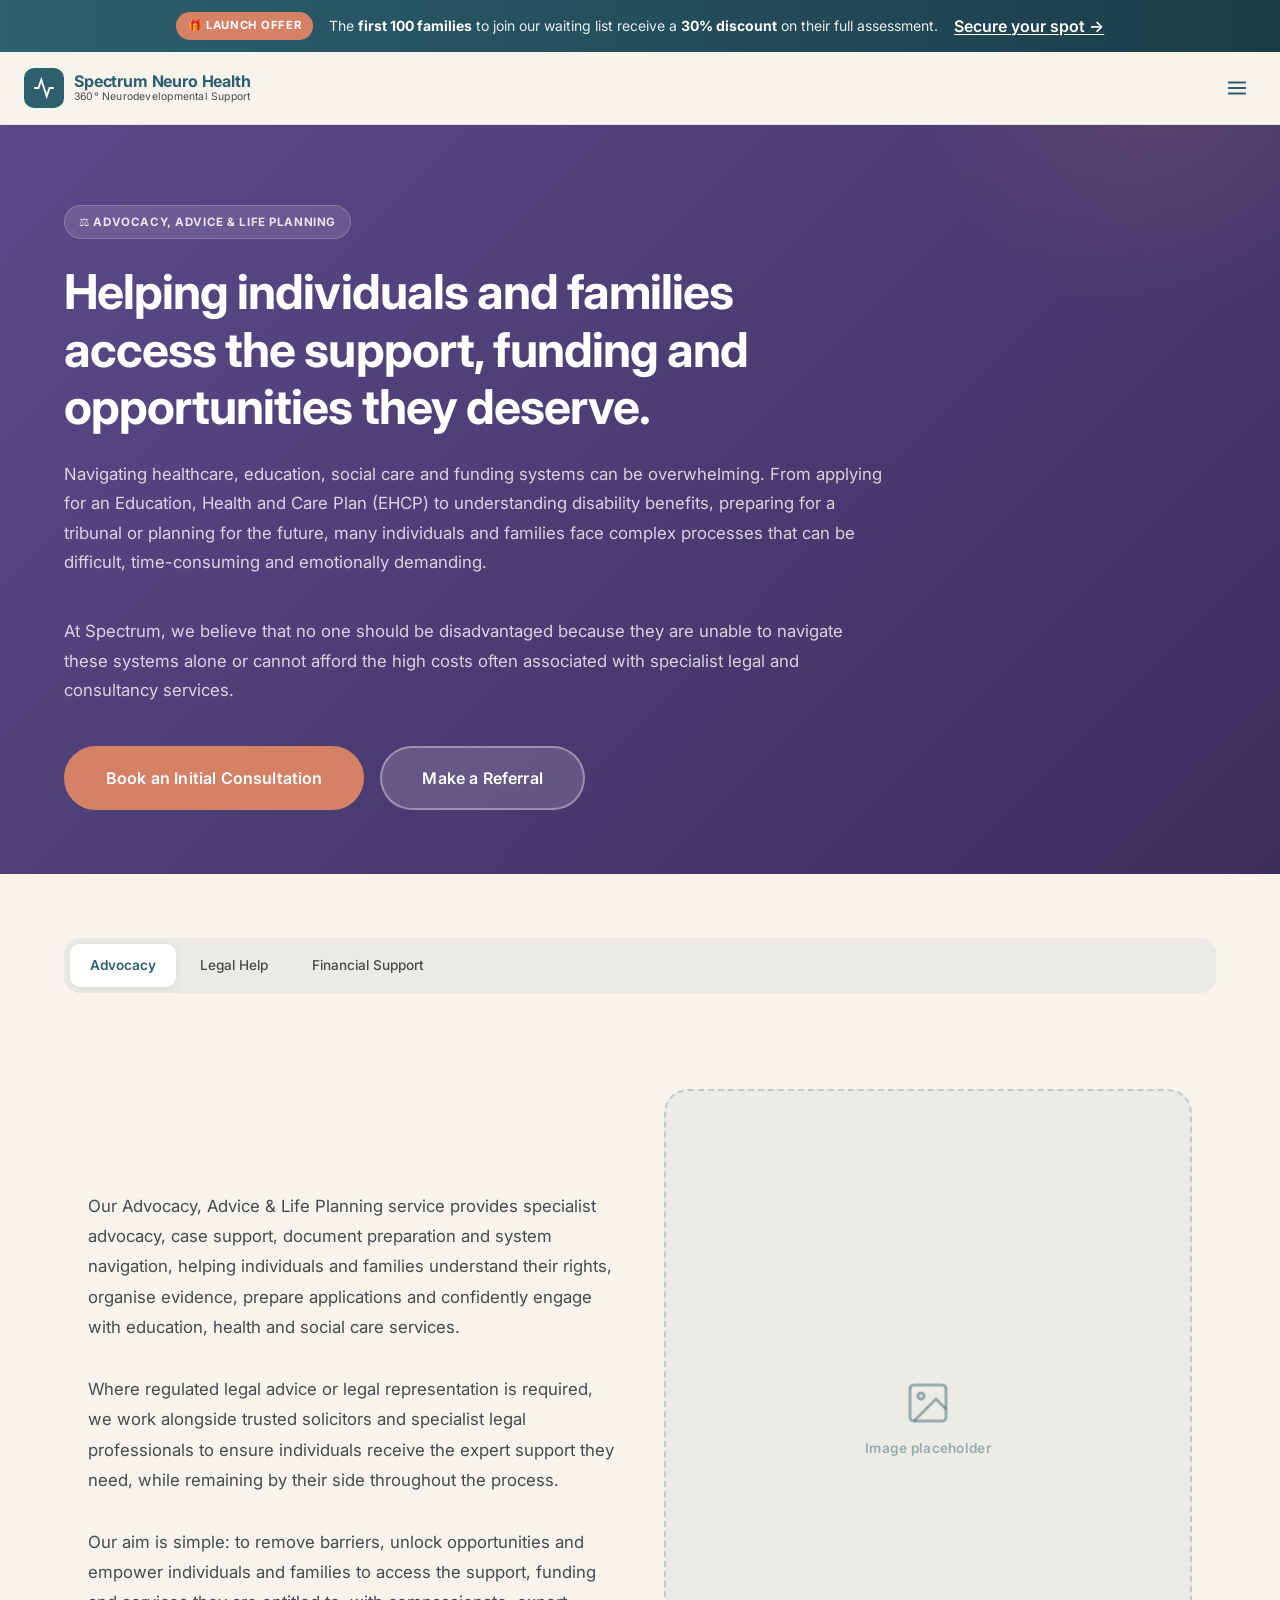
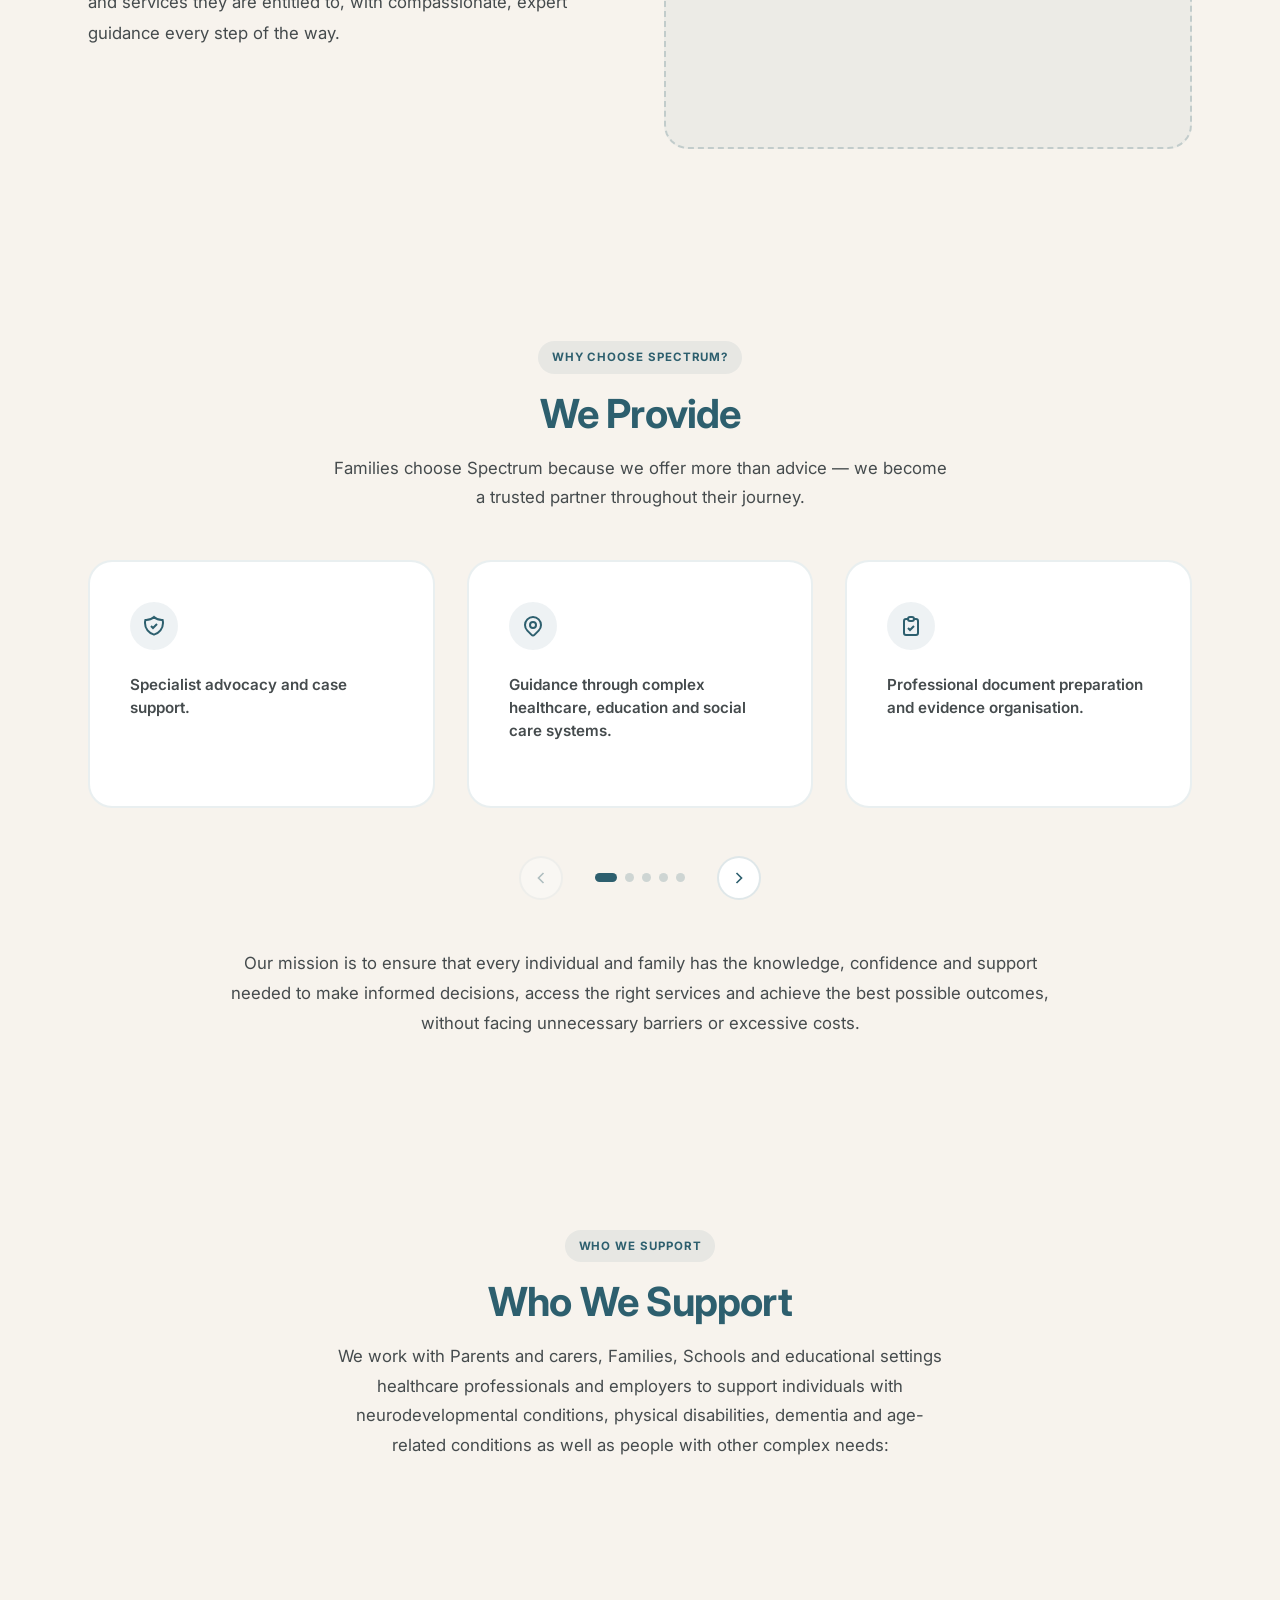
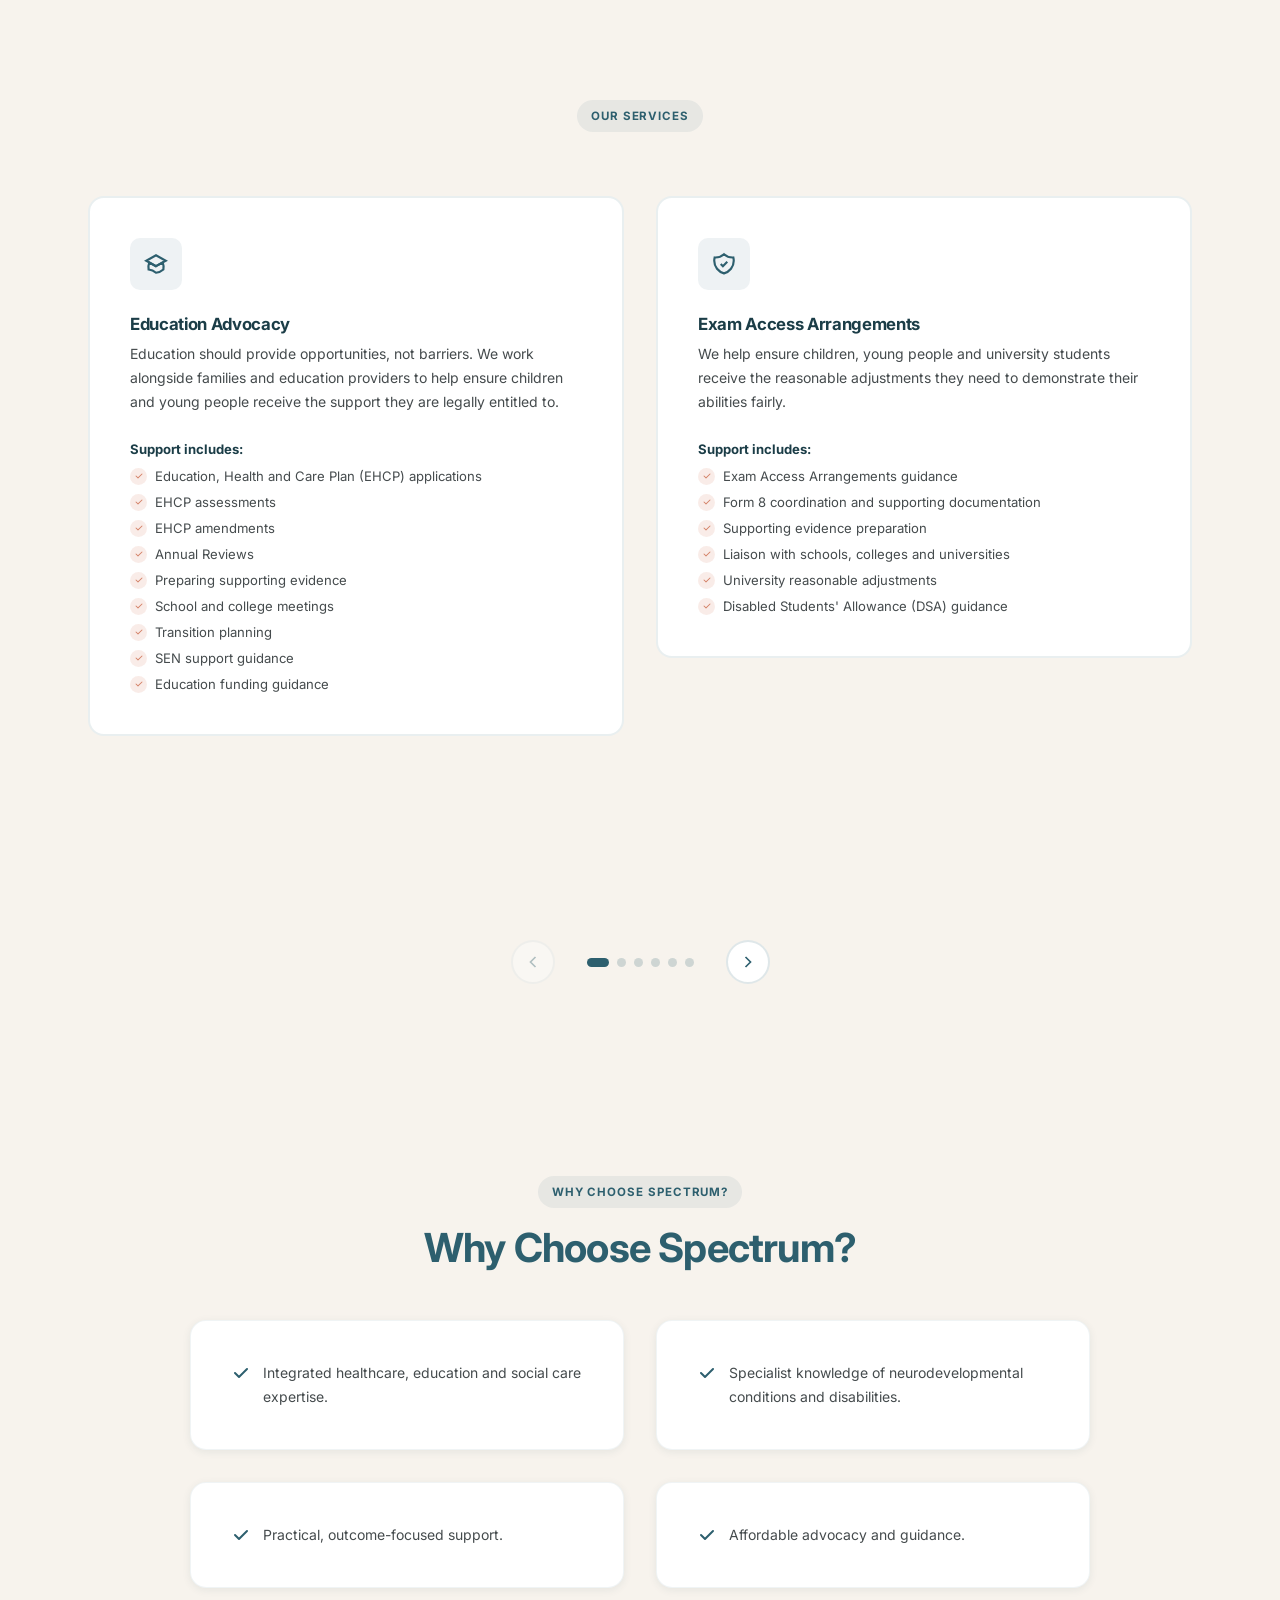
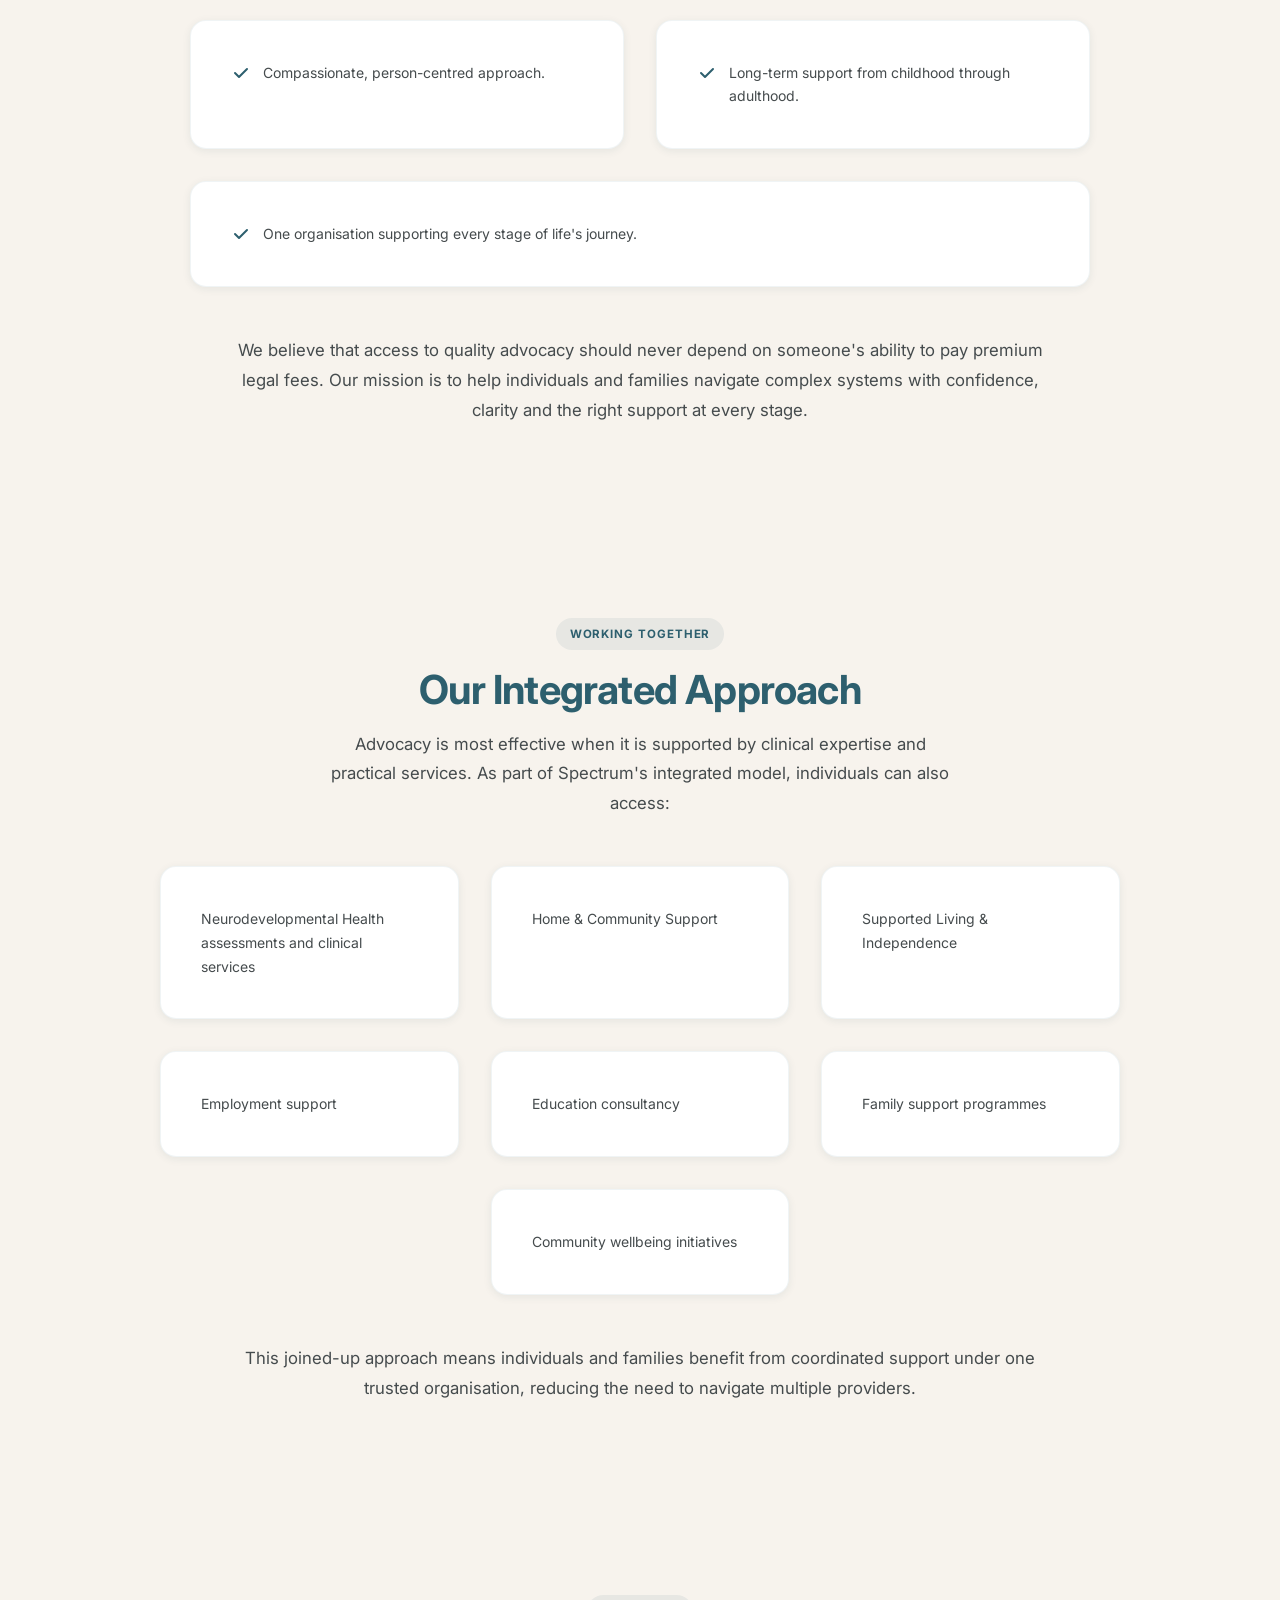
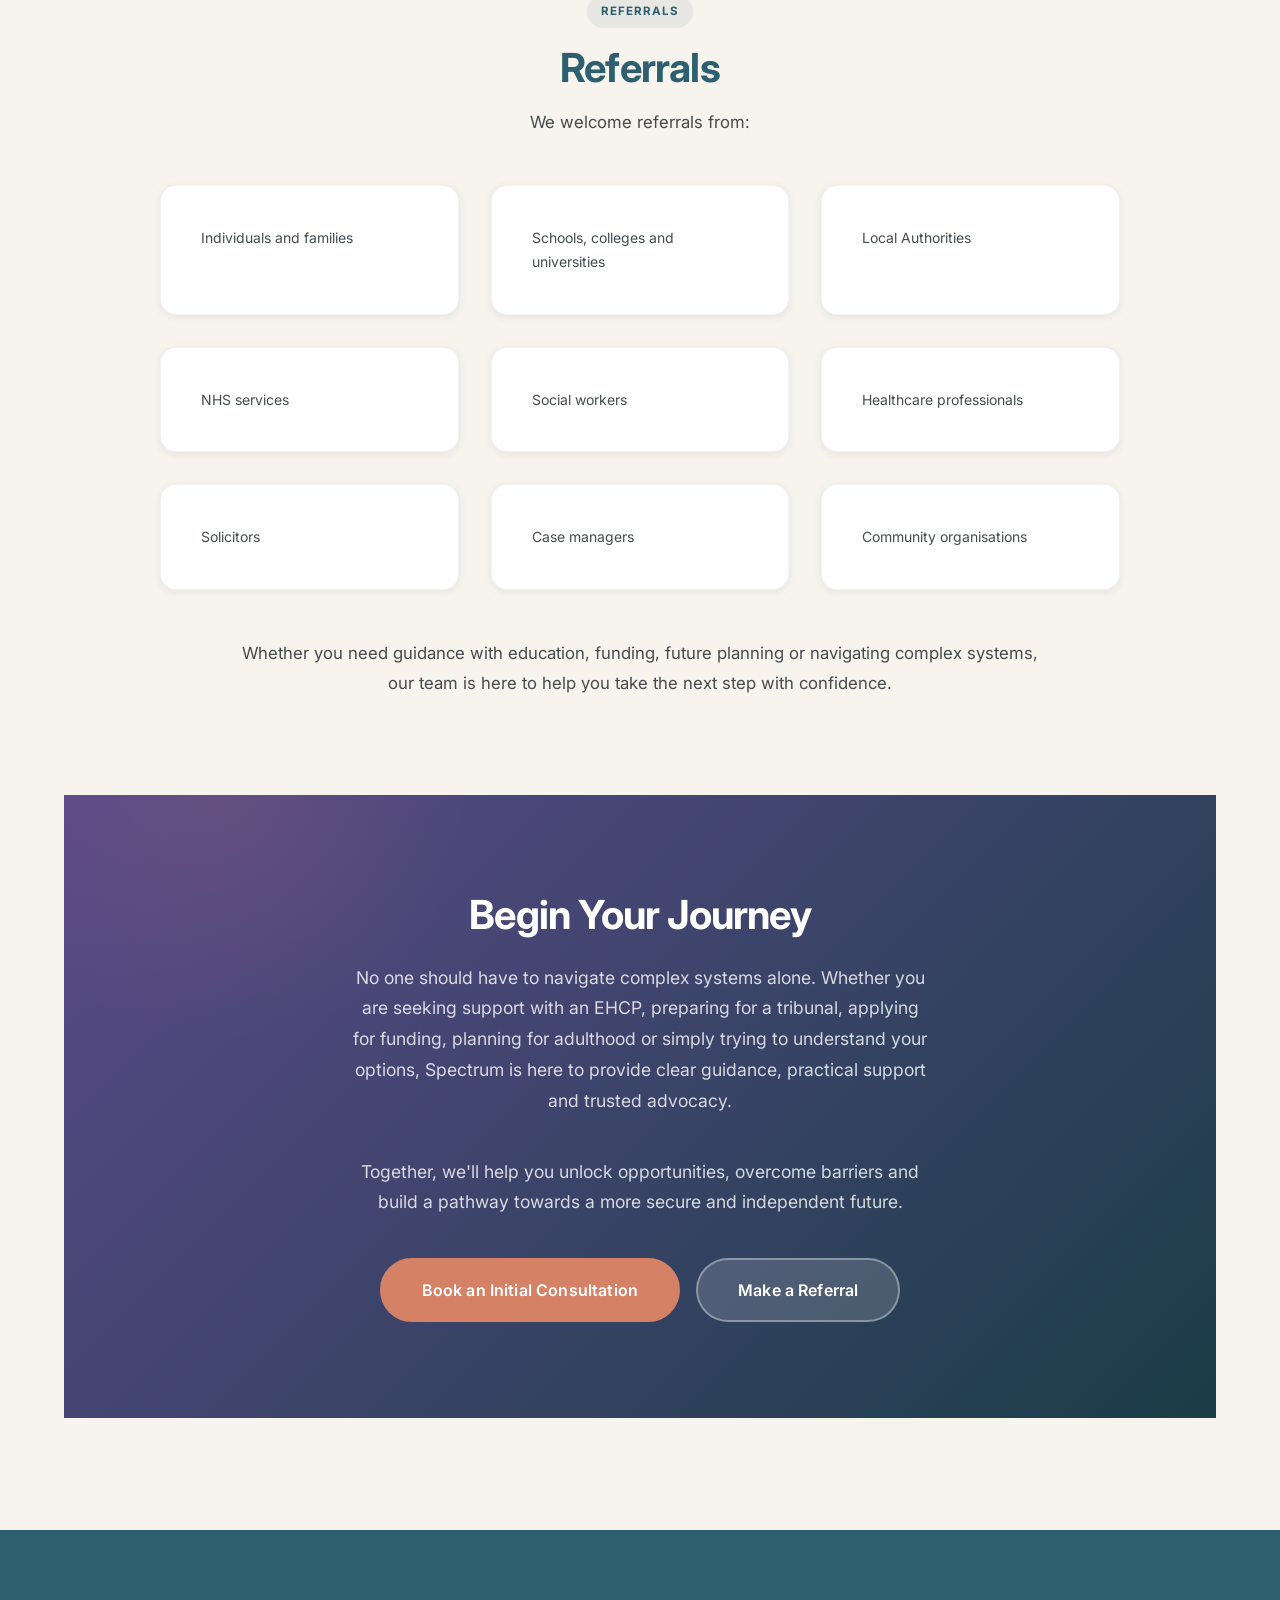
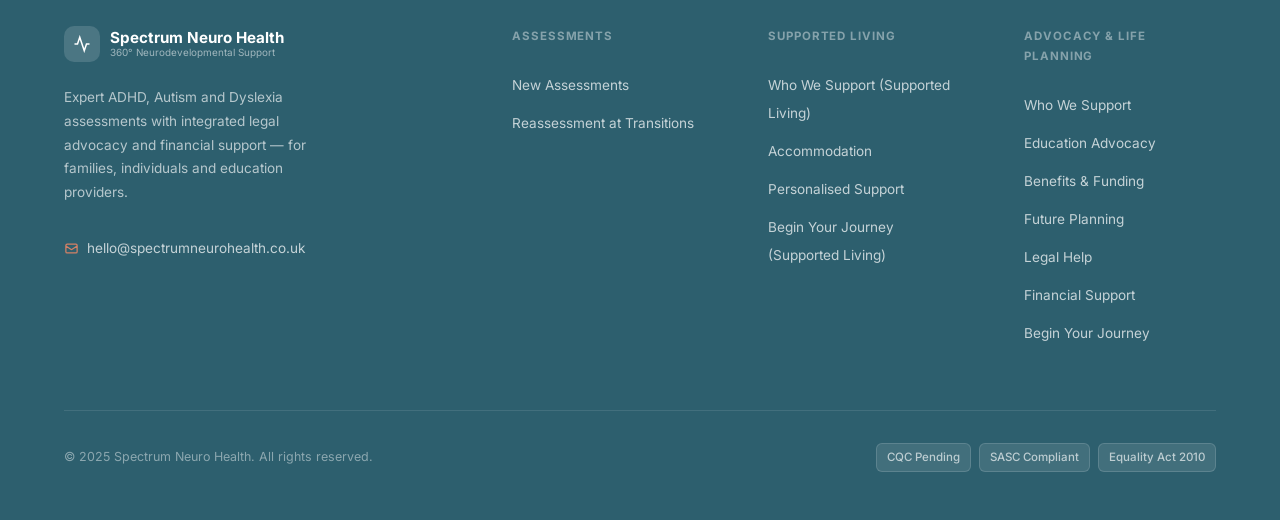
<file: advocacy-life-planning.html>
<!DOCTYPE html>
<html lang="en">
<head>
  <meta charset="UTF-8" />
  <meta name="viewport" content="width=device-width, initial-scale=1.0" />
  <meta name="description" content="Spectrum Neuro Health Advocacy, Advice & Life Planning — specialist advocacy, case support and system navigation helping individuals and families access the support, funding and opportunities they deserve." />
  <title>Advocacy, Advice &amp; Life Planning | Spectrum Neuro Health</title>
  <link rel="stylesheet" href="css/styles.css" />
  <link rel="preconnect" href="https://fonts.googleapis.com" />
  <link rel="preconnect" href="https://fonts.gstatic.com" crossorigin />
</head>
<body>

<!-- OFFER BANNER -->
<div class="offer-banner" role="banner">
  <div class="offer-banner__inner">
    <span class="offer-badge">🎁 Launch Offer</span>
    <p>The <strong>first 100 families</strong> to join our waiting list receive a <strong>30% discount</strong> on their full assessment.</p>
    <a href="assessments.html#waiting-list">Secure your spot &rarr;</a>
  </div>
</div>

<!-- NAVIGATION -->
<header>
  <nav class="nav" aria-label="Main navigation">
    <div class="nav__inner">
      <a href="index.html" class="nav__logo" aria-label="Spectrum Neuro Health home">
        <div class="nav__logo-mark" aria-hidden="true">
          <svg viewBox="0 0 24 24" fill="none" stroke="currentColor" stroke-width="2" stroke-linecap="round"><path d="M22 12h-4l-3 9L9 3l-3 9H2"/></svg>
        </div>
        <div class="nav__logo-text">
          <span class="nav__logo-name">Spectrum Neuro Health</span>
          <span class="nav__logo-sub">360° Neurodevelopmental Support</span>
        </div>
      </a>
      <ul class="nav__menu" role="list">
        <li class="nav__item">
          <a href="assessments.html" class="nav__link">
            Assessments
            <svg viewBox="0 0 20 20" fill="currentColor" aria-hidden="true"><path fill-rule="evenodd" d="M5.293 7.293a1 1 0 011.414 0L10 10.586l3.293-3.293a1 1 0 111.414 1.414l-4 4a1 1 0 01-1.414 0l-4-4a1 1 0 010-1.414z" clip-rule="evenodd"/></svg>
          </a>
          <div class="nav__dropdown" role="menu">
            <a href="assessments.html" class="nav__dd-item"><span class="nav__dd-icon"><svg viewBox="0 0 24 24" fill="none" stroke="currentColor" stroke-width="2"><circle cx="12" cy="12" r="10"/><path d="M12 8v4l3 3"/></svg></span><span class="nav__dd-label"><span class="nav__dd-main">New Assessments</span><span class="nav__dd-sub">ADHD, Autism &amp; Dyslexia</span></span></a>
            <a href="assessments.html#transitions" class="nav__dd-item"><span class="nav__dd-icon"><svg viewBox="0 0 24 24" fill="none" stroke="currentColor" stroke-width="2"><path d="M17 8l4 4-4 4M3 12h18"/></svg></span><span class="nav__dd-label"><span class="nav__dd-main">Reassessment at Transitions</span></span></a>
          </div>
        </li>
        <li class="nav__item">
          <a href="supported-living.html" class="nav__link">
            Supported Living
            <svg viewBox="0 0 20 20" fill="currentColor" aria-hidden="true"><path fill-rule="evenodd" d="M5.293 7.293a1 1 0 011.414 0L10 10.586l3.293-3.293a1 1 0 111.414 1.414l-4 4a1 1 0 01-1.414 0l-4-4a1 1 0 010-1.414z" clip-rule="evenodd"/></svg>
          </a>
          <div class="nav__dropdown" role="menu">
            <a href="supported-living.html#who-we-support" class="nav__dd-item"><span class="nav__dd-icon"><svg viewBox="0 0 24 24" fill="none" stroke="currentColor" stroke-width="2"><path d="M17 21v-2a4 4 0 00-4-4H5a4 4 0 00-4 4v2"/><circle cx="9" cy="7" r="4"/></svg></span><span class="nav__dd-label"><span class="nav__dd-main">Who We Support</span><span class="nav__dd-sub">Supported Living</span></span></a>
            <a href="supported-living.html#accommodation" class="nav__dd-item"><span class="nav__dd-icon"><svg viewBox="0 0 24 24" fill="none" stroke="currentColor" stroke-width="2"><path d="M3 9l9-7 9 7v11a2 2 0 01-2 2H5a2 2 0 01-2-2z"/><polyline points="9 22 9 12 15 12 15 22"/></svg></span><span class="nav__dd-label"><span class="nav__dd-main">Accommodation</span></span></a>
            <a href="supported-living.html#personalised-support" class="nav__dd-item"><span class="nav__dd-icon"><svg viewBox="0 0 24 24" fill="none" stroke="currentColor" stroke-width="2"><path d="M4.318 6.318a4.5 4.5 0 000 6.364L12 20.364l7.682-7.682a4.5 4.5 0 00-6.364-6.364L12 7.636l-1.318-1.318a4.5 4.5 0 00-6.364 0z"/></svg></span><span class="nav__dd-label"><span class="nav__dd-main">Personalised Support</span></span></a>
            <a href="supported-living.html#begin-your-journey" class="nav__dd-item"><span class="nav__dd-icon"><svg viewBox="0 0 24 24" fill="none" stroke="currentColor" stroke-width="2"><path d="M3 6l3 1m0 0l-3 9a5.002 5.002 0 006.001 0"/></svg></span><span class="nav__dd-label"><span class="nav__dd-main">Begin Your Journey</span><span class="nav__dd-sub">Supported Living</span></span></a>
          </div>
        </li>
        <li class="nav__item">
          <a href="home-community-support.html" class="nav__link">
            Home &amp; Community
            <svg viewBox="0 0 20 20" fill="currentColor" aria-hidden="true"><path fill-rule="evenodd" d="M5.293 7.293a1 1 0 011.414 0L10 10.586l3.293-3.293a1 1 0 111.414 1.414l-4 4a1 1 0 01-1.414 0l-4-4a1 1 0 010-1.414z" clip-rule="evenodd"/></svg>
          </a>
          <div class="nav__dropdown" role="menu">
            <a href="home-community-support.html#who-we-support" class="nav__dd-item"><span class="nav__dd-icon"><svg viewBox="0 0 24 24" fill="none" stroke="currentColor" stroke-width="2"><path d="M17 21v-2a4 4 0 00-4-4H5a4 4 0 00-4 4v2"/><circle cx="9" cy="7" r="4"/></svg></span><span class="nav__dd-label"><span class="nav__dd-main">Who We Support</span><span class="nav__dd-sub">Home &amp; Community Support</span></span></a>
            <a href="home-community-support.html#what-we-help-with" class="nav__dd-item"><span class="nav__dd-icon"><svg viewBox="0 0 24 24" fill="none" stroke="currentColor" stroke-width="2"><path d="M3 9l9-7 9 7v11a2 2 0 01-2 2H5a2 2 0 01-2-2z"/></svg></span><span class="nav__dd-label"><span class="nav__dd-main">What We Can Help With</span></span></a>
            <a href="home-community-support.html#get-support" class="nav__dd-item"><span class="nav__dd-icon"><svg viewBox="0 0 24 24" fill="none" stroke="currentColor" stroke-width="2"><path d="M3 6l3 1m0 0l-3 9a5.002 5.002 0 006.001 0"/></svg></span><span class="nav__dd-label"><span class="nav__dd-main">Get Support</span></span></a>
          </div>
        </li>
        <li class="nav__item">
          <a href="women.html" class="nav__link">
            Women
            <svg viewBox="0 0 20 20" fill="currentColor" aria-hidden="true"><path fill-rule="evenodd" d="M5.293 7.293a1 1 0 011.414 0L10 10.586l3.293-3.293a1 1 0 111.414 1.414l-4 4a1 1 0 01-1.414 0l-4-4a1 1 0 010-1.414z" clip-rule="evenodd"/></svg>
          </a>
          <div class="nav__dropdown" role="menu">
            <a href="women.html#understanding-neurodivergence" class="nav__dd-item"><span class="nav__dd-icon"><svg viewBox="0 0 24 24" fill="none" stroke="currentColor" stroke-width="2"><path d="M9 12l2 2 4-4m5.618-4.016A11.955 11.955 0 0112 2.944a11.955 11.955 0 01-8.618 3.04A12.02 12.02 0 003 9c0 5.591 3.824 10.29 9 11.622 5.176-1.332 9-6.03 9-11.622 0-1.042-.133-2.052-.382-3.016z"/></svg></span><span class="nav__dd-label"><span class="nav__dd-main">Understanding Neurodivergence</span></span></a>
            <a href="women.html#how-we-help" class="nav__dd-item"><span class="nav__dd-icon"><svg viewBox="0 0 24 24" fill="none" stroke="currentColor" stroke-width="2"><path d="M9 5H7a2 2 0 00-2 2v12a2 2 0 002 2h10a2 2 0 002-2V7a2 2 0 00-2-2h-2M9 5a2 2 0 002 2h2a2 2 0 002-2M9 5a2 2 0 012-2h2a2 2 0 012 2m-6 9l2 2 4-4"/></svg></span><span class="nav__dd-label"><span class="nav__dd-main">How We Help</span></span></a>
            <a href="women.html#womens-health-wellbeing" class="nav__dd-item"><span class="nav__dd-icon"><svg viewBox="0 0 24 24" fill="none" stroke="currentColor" stroke-width="2"><path d="M4.318 6.318a4.5 4.5 0 000 6.364L12 20.364l7.682-7.682a4.5 4.5 0 00-6.364-6.364L12 7.636l-1.318-1.318a4.5 4.5 0 00-6.364 0z"/></svg></span><span class="nav__dd-label"><span class="nav__dd-main">Women's Health &amp; Wellbeing</span></span></a>
            <a href="women.html#begin-your-journey" class="nav__dd-item"><span class="nav__dd-icon"><svg viewBox="0 0 24 24" fill="none" stroke="currentColor" stroke-width="2"><path d="M3 6l3 1m0 0l-3 9a5.002 5.002 0 006.001 0"/></svg></span><span class="nav__dd-label"><span class="nav__dd-main">Begin Your Journey</span><span class="nav__dd-sub">Women</span></span></a>
          </div>
        </li>
        <li class="nav__item">
          <a href="advocacy-life-planning.html" class="nav__link" aria-haspopup="true" aria-current="page">
            Advocacy
            <svg viewBox="0 0 20 20" fill="currentColor" aria-hidden="true"><path fill-rule="evenodd" d="M5.293 7.293a1 1 0 011.414 0L10 10.586l3.293-3.293a1 1 0 111.414 1.414l-4 4a1 1 0 01-1.414 0l-4-4a1 1 0 010-1.414z" clip-rule="evenodd"/></svg>
          </a>
          <div class="nav__dropdown" role="menu">
            <a href="advocacy-life-planning.html#who-we-support" class="nav__dd-item"><span class="nav__dd-icon"><svg viewBox="0 0 24 24" fill="none" stroke="currentColor" stroke-width="2"><path d="M17 21v-2a4 4 0 00-4-4H5a4 4 0 00-4 4v2"/><circle cx="9" cy="7" r="4"/></svg></span><span class="nav__dd-label"><span class="nav__dd-main">Who We Support</span></span></a>
            <a href="advocacy-life-planning.html#education-advocacy" class="nav__dd-item"><span class="nav__dd-icon"><svg viewBox="0 0 24 24" fill="none" stroke="currentColor" stroke-width="2"><path d="M12 14l9-5-9-5-9 5 9 5z"/></svg></span><span class="nav__dd-label"><span class="nav__dd-main">Education Advocacy</span></span></a>
            <a href="advocacy-life-planning.html#benefits-funding" class="nav__dd-item"><span class="nav__dd-icon"><svg viewBox="0 0 24 24" fill="none" stroke="currentColor" stroke-width="2"><path d="M12 8c-1.657 0-3 .895-3 2s1.343 2 3 2 3 .895 3 2-1.343 2-3 2"/></svg></span><span class="nav__dd-label"><span class="nav__dd-main">Benefits &amp; Funding</span></span></a>
            <a href="advocacy-life-planning.html#future-planning" class="nav__dd-item"><span class="nav__dd-icon"><svg viewBox="0 0 24 24" fill="none" stroke="currentColor" stroke-width="2"><path d="M12 8v4l3 3m6-3a9 9 0 11-18 0 9 9 0 0118 0z"/></svg></span><span class="nav__dd-label"><span class="nav__dd-main">Future Planning</span></span></a>
            <a href="advocacy-life-planning.html#begin-your-journey" class="nav__dd-item"><span class="nav__dd-icon"><svg viewBox="0 0 24 24" fill="none" stroke="currentColor" stroke-width="2"><path d="M3 6l3 1m0 0l-3 9a5.002 5.002 0 006.001 0"/></svg></span><span class="nav__dd-label"><span class="nav__dd-main">Begin Your Journey</span></span></a>
            <a href="#legal" class="nav__dd-item"><span class="nav__dd-icon"><svg viewBox="0 0 24 24" fill="none" stroke="currentColor" stroke-width="2"><path d="M3 6l3 1m0 0l-3 9a5.002 5.002 0 006.001 0M6 7l3 9M6 7l6-2m6 2l3-1m-3 1l-3 9a5.002 5.002 0 006.001 0"/></svg></span><span class="nav__dd-label"><span class="nav__dd-main">Legal Help</span></span></a>
            <a href="#financial" class="nav__dd-item"><span class="nav__dd-icon"><svg viewBox="0 0 24 24" fill="none" stroke="currentColor" stroke-width="2"><path d="M12 8c-1.657 0-3 .895-3 2s1.343 2 3 2 3 .895 3 2-1.343 2-3 2"/></svg></span><span class="nav__dd-label"><span class="nav__dd-main">Financial Support</span></span></a>
          </div>
        </li>
        <li class="nav__item">
          <a href="consultancy-professional-services.html" class="nav__link">
            Partner with Us
            <svg viewBox="0 0 20 20" fill="currentColor" aria-hidden="true"><path fill-rule="evenodd" d="M5.293 7.293a1 1 0 011.414 0L10 10.586l3.293-3.293a1 1 0 111.414 1.414l-4 4a1 1 0 01-1.414 0l-4-4a1 1 0 010-1.414z" clip-rule="evenodd"/></svg>
          </a>
          <div class="nav__dropdown" role="menu">
            <a href="consultancy-professional-services.html#who-we-work-with" class="nav__dd-item"><span class="nav__dd-icon"><svg viewBox="0 0 24 24" fill="none" stroke="currentColor" stroke-width="2"><path d="M17 21v-2a4 4 0 00-4-4H5a4 4 0 00-4 4v2"/><circle cx="9" cy="7" r="4"/></svg></span><span class="nav__dd-label"><span class="nav__dd-main">Who We Work With</span></span></a>
            <a href="consultancy-professional-services.html#our-services" class="nav__dd-item"><span class="nav__dd-icon"><svg viewBox="0 0 24 24" fill="none" stroke="currentColor" stroke-width="2"><rect x="3" y="7" width="18" height="13" rx="2"/><path d="M8 7V5a2 2 0 012-2h4a2 2 0 012 2v2M3 12h18"/></svg></span><span class="nav__dd-label"><span class="nav__dd-main">Our Services</span></span></a>
            <a href="consultancy-professional-services.html#why-partner" class="nav__dd-item"><span class="nav__dd-icon"><svg viewBox="0 0 24 24" fill="none" stroke="currentColor" stroke-width="2"><path d="M9 12l2 2 4-4m5.618-4.016A11.955 11.955 0 0112 2.944a11.955 11.955 0 01-8.618 3.04A12.02 12.02 0 003 9c0 5.591 3.824 10.29 9 11.622 5.176-1.332 9-6.03 9-11.622 0-1.042-.133-2.052-.382-3.016z"/></svg></span><span class="nav__dd-label"><span class="nav__dd-main">Why Partner With Us</span></span></a>
            <a href="consultancy-professional-services.html#partner-with-spectrum" class="nav__dd-item"><span class="nav__dd-icon"><svg viewBox="0 0 24 24" fill="none" stroke="currentColor" stroke-width="2"><path d="M3 6l3 1m0 0l-3 9a5.002 5.002 0 006.001 0"/></svg></span><span class="nav__dd-label"><span class="nav__dd-main">Partner With Spectrum</span></span></a>
            <a href="consultancy-professional-services.html#education" class="nav__dd-item"><span class="nav__dd-icon"><svg viewBox="0 0 24 24" fill="none" stroke="currentColor" stroke-width="2"><path d="M12 14l9-5-9-5-9 5 9 5z"/></svg></span><span class="nav__dd-label"><span class="nav__dd-main">For Education Providers</span></span></a>
          </div>
        </li>
        <li class="nav__item">
          <a href="our-approach.html" class="nav__link">
            Our Approach
            <svg viewBox="0 0 20 20" fill="currentColor" aria-hidden="true"><path fill-rule="evenodd" d="M5.293 7.293a1 1 0 011.414 0L10 10.586l3.293-3.293a1 1 0 111.414 1.414l-4 4a1 1 0 01-1.414 0l-4-4a1 1 0 010-1.414z" clip-rule="evenodd"/></svg>
          </a>
          <div class="nav__dropdown" role="menu">
            <a href="our-approach.html#the-journey" class="nav__dd-item"><span class="nav__dd-icon"><svg viewBox="0 0 24 24" fill="none" stroke="currentColor" stroke-width="2"><path d="M17 8l4 4-4 4M3 12h18"/></svg></span><span class="nav__dd-label"><span class="nav__dd-main">The Journey</span></span></a>
            <a href="our-approach.html#our-philosophy" class="nav__dd-item"><span class="nav__dd-icon"><svg viewBox="0 0 24 24" fill="none" stroke="currentColor" stroke-width="2"><path d="M9 12l2 2 4-4m5.618-4.016A11.955 11.955 0 0112 2.944a11.955 11.955 0 01-8.618 3.04A12.02 12.02 0 003 9c0 5.591 3.824 10.29 9 11.622 5.176-1.332 9-6.03 9-11.622 0-1.042-.133-2.052-.382-3.016z"/></svg></span><span class="nav__dd-label"><span class="nav__dd-main">Our Philosophy</span></span></a>
            <a href="our-approach.html#our-integrated-model" class="nav__dd-item"><span class="nav__dd-icon"><svg viewBox="0 0 24 24" fill="none" stroke="currentColor" stroke-width="2"><path d="M17 21v-2a4 4 0 00-4-4H5a4 4 0 00-4 4v2"/><circle cx="9" cy="7" r="4"/><path d="M23 21v-2a4 4 0 00-3-3.87"/><path d="M16 3.13a4 4 0 010 7.75"/></svg></span><span class="nav__dd-label"><span class="nav__dd-main">Our Integrated Model</span></span></a>
            <a href="our-approach.html#why-integration-matters" class="nav__dd-item"><span class="nav__dd-icon"><svg viewBox="0 0 24 24" fill="none" stroke="currentColor" stroke-width="2"><path d="M3 6l3 1m0 0l-3 9a5.002 5.002 0 006.001 0"/></svg></span><span class="nav__dd-label"><span class="nav__dd-main">Why Integration Matters</span></span></a>
          </div>
        </li>
      </ul>
      <div class="nav__cta-area">
        <a href="assessments.html#waiting-list" class="btn btn--primary btn--sm">Join Waiting List</a>
      </div>
      <button class="nav__mobile-btn" aria-label="Open menu">
        <svg width="22" height="22" viewBox="0 0 24 24" fill="none" stroke="currentColor" stroke-width="2" stroke-linecap="round" aria-hidden="true"><line x1="3" y1="6" x2="21" y2="6"/><line x1="3" y1="12" x2="21" y2="12"/><line x1="3" y1="18" x2="21" y2="18"/></svg>
      </button>
    </div>
  </nav>
</header>

<!-- Mobile menu -->
<div class="mobile-menu" role="dialog" aria-modal="true">
  <div class="mobile-menu__panel">
    <div class="mobile-menu__head">
      <span style="font-weight:700;color:var(--teal);">Menu</span>
      <button class="mobile-menu__close" aria-label="Close menu"><svg width="18" height="18" viewBox="0 0 24 24" fill="none" stroke="currentColor" stroke-width="2"><line x1="18" y1="6" x2="6" y2="18"/><line x1="6" y1="6" x2="18" y2="18"/></svg></button>
    </div>
    <nav>
      <p class="mobile-sec-title">Assessments</p>
      <a href="assessments.html" class="mobile-link"><svg viewBox="0 0 24 24" fill="none" stroke="currentColor" stroke-width="2" width="18" height="18"><circle cx="12" cy="12" r="10"/></svg> New Assessments</a>
      <p class="mobile-sec-title">Supported Living</p>
      <a href="supported-living.html#who-we-support" class="mobile-link"><svg viewBox="0 0 24 24" fill="none" stroke="currentColor" stroke-width="2" width="18" height="18"><path d="M17 21v-2a4 4 0 00-4-4H5a4 4 0 00-4 4v2"/><circle cx="9" cy="7" r="4"/></svg> Who We Support (Supported Living)</a>
      <a href="supported-living.html#accommodation" class="mobile-link"><svg viewBox="0 0 24 24" fill="none" stroke="currentColor" stroke-width="2" width="18" height="18"><path d="M3 9l9-7 9 7v11a2 2 0 01-2 2H5a2 2 0 01-2-2z"/></svg> Accommodation</a>
      <a href="supported-living.html#personalised-support" class="mobile-link"><svg viewBox="0 0 24 24" fill="none" stroke="currentColor" stroke-width="2" width="18" height="18"><path d="M4.318 6.318a4.5 4.5 0 000 6.364L12 20.364l7.682-7.682a4.5 4.5 0 00-6.364-6.364"/></svg> Personalised Support</a>
      <a href="supported-living.html#begin-your-journey" class="mobile-link"><svg viewBox="0 0 24 24" fill="none" stroke="currentColor" stroke-width="2" width="18" height="18"><path d="M3 6l3 1m0 0l-3 9a5.002 5.002 0 006.001 0"/></svg> Begin Your Journey (Supported Living)</a>
      <p class="mobile-sec-title">Home &amp; Community Support</p>
      <a href="home-community-support.html#who-we-support" class="mobile-link"><svg viewBox="0 0 24 24" fill="none" stroke="currentColor" stroke-width="2" width="18" height="18"><path d="M17 21v-2a4 4 0 00-4-4H5a4 4 0 00-4 4v2"/><circle cx="9" cy="7" r="4"/></svg> Who We Support (Home &amp; Community)</a>
      <a href="home-community-support.html#what-we-help-with" class="mobile-link"><svg viewBox="0 0 24 24" fill="none" stroke="currentColor" stroke-width="2" width="18" height="18"><path d="M3 9l9-7 9 7v11a2 2 0 01-2 2H5a2 2 0 01-2-2z"/></svg> What We Can Help With</a>
      <a href="home-community-support.html#get-support" class="mobile-link"><svg viewBox="0 0 24 24" fill="none" stroke="currentColor" stroke-width="2" width="18" height="18"><path d="M3 6l3 1m0 0l-3 9a5.002 5.002 0 006.001 0"/></svg> Get Support</a>
            <p class="mobile-sec-title">Women</p>
      <a href="women.html#understanding-neurodivergence" class="mobile-link"><svg viewBox="0 0 24 24" fill="none" stroke="currentColor" stroke-width="2" width="18" height="18"><path d="M9 12l2 2 4-4m5.618-4.016A11.955 11.955 0 0112 2.944"/></svg> Understanding Neurodivergence</a>
      <a href="women.html#how-we-help" class="mobile-link"><svg viewBox="0 0 24 24" fill="none" stroke="currentColor" stroke-width="2" width="18" height="18"><path d="M9 5H7a2 2 0 00-2 2v12a2 2 0 002 2h10a2 2 0 002-2V7a2 2 0 00-2-2h-2M9 5a2 2 0 002 2h2a2 2 0 002-2"/></svg> How We Help</a>
      <a href="women.html#womens-health-wellbeing" class="mobile-link"><svg viewBox="0 0 24 24" fill="none" stroke="currentColor" stroke-width="2" width="18" height="18"><path d="M4.318 6.318a4.5 4.5 0 000 6.364L12 20.364l7.682-7.682a4.5 4.5 0 00-6.364-6.364"/></svg> Women's Health &amp; Wellbeing</a>
      <a href="women.html#begin-your-journey" class="mobile-link"><svg viewBox="0 0 24 24" fill="none" stroke="currentColor" stroke-width="2" width="18" height="18"><path d="M3 6l3 1m0 0l-3 9a5.002 5.002 0 006.001 0"/></svg> Begin Your Journey (Women)</a>
<p class="mobile-sec-title">Advocacy &amp; Life Planning</p>
      <a href="advocacy-life-planning.html#who-we-support" class="mobile-link"><svg viewBox="0 0 24 24" fill="none" stroke="currentColor" stroke-width="2" width="18" height="18"><path d="M17 21v-2a4 4 0 00-4-4H5a4 4 0 00-4 4v2"/><circle cx="9" cy="7" r="4"/></svg> Who We Support</a>
      <a href="advocacy-life-planning.html#education-advocacy" class="mobile-link"><svg viewBox="0 0 24 24" fill="none" stroke="currentColor" stroke-width="2" width="18" height="18"><path d="M12 14l9-5-9-5-9 5 9 5z"/></svg> Education Advocacy</a>
      <a href="advocacy-life-planning.html#benefits-funding" class="mobile-link"><svg viewBox="0 0 24 24" fill="none" stroke="currentColor" stroke-width="2" width="18" height="18"><path d="M12 8c-1.657 0-3 .895-3 2"/></svg> Benefits &amp; Funding</a>
      <a href="advocacy-life-planning.html#begin-your-journey" class="mobile-link"><svg viewBox="0 0 24 24" fill="none" stroke="currentColor" stroke-width="2" width="18" height="18"><path d="M3 6l3 1m0 0l-3 9a5.002 5.002 0 006.001 0"/></svg> Begin Your Journey</a>
      <a href="#legal" class="mobile-link"><svg viewBox="0 0 24 24" fill="none" stroke="currentColor" stroke-width="2" width="18" height="18"><path d="M3 6l3 1m0 0l-3 9a5.002 5.002 0 006.001 0"/></svg> Legal Help</a>
      <a href="#financial" class="mobile-link"><svg viewBox="0 0 24 24" fill="none" stroke="currentColor" stroke-width="2" width="18" height="18"><path d="M12 8c-1.657 0-3 .895-3 2"/></svg> Financial Support</a>
      <p class="mobile-sec-title">Consultancy &amp; Professional Services</p>
      <a href="consultancy-professional-services.html#who-we-work-with" class="mobile-link"><svg viewBox="0 0 24 24" fill="none" stroke="currentColor" stroke-width="2" width="18" height="18"><path d="M17 21v-2a4 4 0 00-4-4H5a4 4 0 00-4 4v2"/><circle cx="9" cy="7" r="4"/></svg> Who We Work With</a>
      <a href="consultancy-professional-services.html#our-services" class="mobile-link"><svg viewBox="0 0 24 24" fill="none" stroke="currentColor" stroke-width="2" width="18" height="18"><rect x="3" y="7" width="18" height="13" rx="2"/></svg> Our Services</a>
      <a href="consultancy-professional-services.html#why-partner" class="mobile-link"><svg viewBox="0 0 24 24" fill="none" stroke="currentColor" stroke-width="2" width="18" height="18"><path d="M9 12l2 2 4-4m5.618-4.016A11.955 11.955 0 0112 2.944"/></svg> Why Partner With Us</a>
      <a href="consultancy-professional-services.html#partner-with-spectrum" class="mobile-link"><svg viewBox="0 0 24 24" fill="none" stroke="currentColor" stroke-width="2" width="18" height="18"><path d="M3 6l3 1m0 0l-3 9a5.002 5.002 0 006.001 0"/></svg> Partner With Spectrum</a>
      <a href="consultancy-professional-services.html#education" class="mobile-link"><svg viewBox="0 0 24 24" fill="none" stroke="currentColor" stroke-width="2" width="18" height="18"><path d="M12 14l9-5-9-5-9 5 9 5z"/></svg> For Education Providers</a>
      <p class="mobile-sec-title">Our Approach</p>
      <a href="our-approach.html#the-journey" class="mobile-link"><svg viewBox="0 0 24 24" fill="none" stroke="currentColor" stroke-width="2" width="18" height="18"><path d="M17 8l4 4-4 4M3 12h18"/></svg> The Journey</a>
      <a href="our-approach.html#our-philosophy" class="mobile-link"><svg viewBox="0 0 24 24" fill="none" stroke="currentColor" stroke-width="2" width="18" height="18"><path d="M9 12l2 2 4-4m5.618-4.016A11.955 11.955 0 0112 2.944"/></svg> Our Philosophy</a>
      <a href="our-approach.html#our-integrated-model" class="mobile-link"><svg viewBox="0 0 24 24" fill="none" stroke="currentColor" stroke-width="2" width="18" height="18"><path d="M17 21v-2a4 4 0 00-4-4H5a4 4 0 00-4 4v2"/><circle cx="9" cy="7" r="4"/></svg> Our Integrated Model</a>
      <a href="our-approach.html#why-integration-matters" class="mobile-link"><svg viewBox="0 0 24 24" fill="none" stroke="currentColor" stroke-width="2" width="18" height="18"><path d="M3 6l3 1m0 0l-3 9a5.002 5.002 0 006.001 0"/></svg> Why Integration Matters</a>
      <div class="mobile-menu__cta"><a href="assessments.html#waiting-list" class="btn btn--primary btn--full">Join Waiting List</a></div>
    </nav>
  </div>
</div>

<!-- PAGE HERO -->
<main id="main-content">
<section class="page-hero" style="background:linear-gradient(135deg,#5b4a8a 0%,#3a2f5c 100%);" aria-labelledby="alp-heading">
  <div class="container">
    <div class="page-hero__inner">
      <div class="page-hero__badge">⚖️ Advocacy, Advice &amp; Life Planning</div>
      <h1 class="page-hero__title" id="alp-heading">Helping individuals and families access the support, funding and opportunities they deserve.</h1>
      <p class="page-hero__sub">Navigating healthcare, education, social care and funding systems can be overwhelming. From applying for an Education, Health and Care Plan (EHCP) to understanding disability benefits, preparing for a tribunal or planning for the future, many individuals and families face complex processes that can be difficult, time-consuming and emotionally demanding.</p>
      <p class="page-hero__sub">At Spectrum, we believe that no one should be disadvantaged because they are unable to navigate these systems alone or cannot afford the high costs often associated with specialist legal and consultancy services.</p>
      <div class="page-hero__btns">
        <a href="#begin-your-journey" class="btn btn--primary btn--lg">Book an Initial Consultation</a>
        <a href="#begin-your-journey" class="btn btn--ghost btn--lg">Make a Referral</a>
      </div>
    </div>
  </div>
</section>

<!-- TABS NAV (sticky anchor) -->
<section class="section--sm bg-oat" id="tabs-section">
  <div class="container">
    <div class="tabs" role="tablist" aria-label="Advocacy, Legal &amp; Financial sections">
      <div class="tabs__nav">
        <button class="tabs__btn active" role="tab" aria-selected="true"  data-tab="advocacy"  aria-controls="panel-advocacy">Advocacy</button>
        <button class="tabs__btn"        role="tab" aria-selected="false" data-tab="legal"     aria-controls="panel-legal">Legal Help</button>
        <button class="tabs__btn"        role="tab" aria-selected="false" data-tab="financial" aria-controls="panel-financial">Financial Support</button>
      </div>

      <!-- ════════════════════════════════
           TAB 0: ADVOCACY (original page content)
           ════════════════════════════════ -->
      <div class="tab-panel active" id="panel-advocacy" role="tabpanel">
<!-- INTRO -->
<section class="section" aria-labelledby="intro-heading">
  <div class="container">
    <div class="grid-2" style="gap:var(--sp-6);align-items:center;">
      <div class="anim">
        <h2 id="intro-heading" class="sr-only" style="position:absolute;width:1px;height:1px;overflow:hidden;">About This Service</h2>
        <p style="font-size:1.05rem;line-height:1.8;color:var(--charcoal);margin-bottom:var(--sp-4);">Our Advocacy, Advice &amp; Life Planning service provides specialist advocacy, case support, document preparation and system navigation, helping individuals and families understand their rights, organise evidence, prepare applications and confidently engage with education, health and social care services.</p>
        <p style="font-size:1.05rem;line-height:1.8;color:var(--charcoal);margin-bottom:var(--sp-4);">Where regulated legal advice or legal representation is required, we work alongside trusted solicitors and specialist legal professionals to ensure individuals receive the expert support they need, while remaining by their side throughout the process.</p>
        <p style="font-size:1.05rem;line-height:1.8;color:var(--charcoal);">Our aim is simple: to remove barriers, unlock opportunities and empower individuals and families to access the support, funding and services they are entitled to, with compassionate, expert guidance every step of the way.</p>
      </div>

      <div class="img-placeholder anim anim-d2" aria-hidden="true">
        <svg viewBox="0 0 24 24" fill="none" stroke="currentColor" stroke-width="1.5"><rect x="3" y="3" width="18" height="18" rx="2"/><circle cx="8.5" cy="8.5" r="1.5"/><path d="M21 15l-5-5L5 21"/></svg>
        <span>Image placeholder</span>
      </div>
    </div>
  </div>
</section>

<!-- WHY CHOOSE SPECTRUM — WE PROVIDE (carousel) -->
<section class="section bg-oat" id="why-choose-spectrum" aria-labelledby="why-heading">
  <div class="container">
    <div class="sec-hd sec-hd--center anim">
      <span class="sec-tag">Why Choose Spectrum?</span>
      <h2 id="why-heading">We Provide</h2>
      <p>Families choose Spectrum because we offer more than advice — we become a trusted partner throughout their journey.</p>
    </div>

    <div class="service-carousel anim" data-per-view="3">
      <div class="service-carousel__viewport">
        <div class="service-carousel__track">

          <div class="who-card">
            <div class="who-card__icon" aria-hidden="true"><svg viewBox="0 0 24 24" fill="none" stroke="currentColor" stroke-width="2"><path d="M9 12l2 2 4-4m5.618-4.016A11.955 11.955 0 0112 2.944a11.955 11.955 0 01-8.618 3.04A12.02 12.02 0 003 9c0 5.591 3.824 10.29 9 11.622 5.176-1.332 9-6.03 9-11.622 0-1.042-.133-2.052-.382-3.016z"/></svg></div>
            <p class="who-card__text">Specialist advocacy and case support.</p>
          </div>

          <div class="who-card">
            <div class="who-card__icon" aria-hidden="true"><svg viewBox="0 0 24 24" fill="none" stroke="currentColor" stroke-width="2"><path d="M17.657 16.657L13.414 20.9a1.998 1.998 0 01-2.827 0l-4.244-4.243a8 8 0 1111.314 0z"/><circle cx="12" cy="11" r="3"/></svg></div>
            <p class="who-card__text">Guidance through complex healthcare, education and social care systems.</p>
          </div>

          <div class="who-card">
            <div class="who-card__icon" aria-hidden="true"><svg viewBox="0 0 24 24" fill="none" stroke="currentColor" stroke-width="2"><path d="M9 5H7a2 2 0 00-2 2v12a2 2 0 002 2h10a2 2 0 002-2V7a2 2 0 00-2-2h-2M9 5a2 2 0 002 2h2a2 2 0 002-2M9 5a2 2 0 012-2h2a2 2 0 012 2m-6 9l2 2 4-4"/></svg></div>
            <p class="who-card__text">Professional document preparation and evidence organisation.</p>
          </div>

          <div class="who-card">
            <div class="who-card__icon" aria-hidden="true"><svg viewBox="0 0 24 24" fill="none" stroke="currentColor" stroke-width="2"><path d="M12 8c-1.657 0-3 .895-3 2s1.343 2 3 2 3 .895 3 2-1.343 2-3 2m0-8c1.11 0 2.08.402 2.599 1M12 8V7m0 1v8m0 0v1m0-1c-1.11 0-2.08-.402-2.599-1M21 12a9 9 0 11-18 0 9 9 0 0118 0z"/></svg></div>
            <p class="who-card__text">Support with funding and benefit applications.</p>
          </div>

          <div class="who-card">
            <div class="who-card__icon" aria-hidden="true"><svg viewBox="0 0 24 24" fill="none" stroke="currentColor" stroke-width="2"><path d="M13 10V3L4 14h7v7l9-11h-7z"/></svg></div>
            <p class="who-card__text">Affordable, person-centred services designed to reduce the financial burden often associated with obtaining specialist support.</p>
          </div>

          <div class="who-card">
            <div class="who-card__icon" aria-hidden="true"><svg viewBox="0 0 24 24" fill="none" stroke="currentColor" stroke-width="2"><path d="M3 6l3 1m0 0l-3 9a5.002 5.002 0 006.001 0M6 7l3 9M6 7l6-2m6 2l3-1m-3 1l-3 9a5.002 5.002 0 006.001 0M18 7l3 9m-3-9l-6-2m0-2v2m0 16V5m0 16H9m3 0h3"/></svg></div>
            <p class="who-card__text">Access to trusted legal partners where regulated legal advice or representation is required.</p>
          </div>

          <div class="who-card">
            <div class="who-card__icon" aria-hidden="true"><svg viewBox="0 0 24 24" fill="none" stroke="currentColor" stroke-width="2"><path d="M17 21v-2a4 4 0 00-4-4H5a4 4 0 00-4 4v2"/><circle cx="9" cy="7" r="4"/><path d="M23 21v-2a4 4 0 00-3-3.87"/><path d="M16 3.13a4 4 0 010 7.75"/></svg></div>
            <p class="who-card__text">Integrated support alongside our Neurodevelopmental Health, Supported Living and Home &amp; Community Support services.</p>
          </div>

        </div>
      </div>

      <div class="service-carousel__controls">
        <button type="button" class="service-carousel__arrow service-carousel__arrow--prev" aria-label="Previous">
          <svg viewBox="0 0 24 24" fill="none" stroke="currentColor" stroke-width="2" aria-hidden="true"><path d="M15 18l-6-6 6-6"/></svg>
        </button>
        <div class="service-carousel__dots" role="tablist" aria-label="We provide slides"></div>
        <button type="button" class="service-carousel__arrow service-carousel__arrow--next" aria-label="Next">
          <svg viewBox="0 0 24 24" fill="none" stroke="currentColor" stroke-width="2" aria-hidden="true"><path d="M9 18l6-6-6-6"/></svg>
        </button>
      </div>
    </div>

    <div style="max-width:820px;margin:var(--sp-6) auto 0;text-align:center;" class="anim">
      <p style="font-size:1.05rem;line-height:1.8;color:var(--charcoal);">Our mission is to ensure that every individual and family has the knowledge, confidence and support needed to make informed decisions, access the right services and achieve the best possible outcomes, without facing unnecessary barriers or excessive costs.</p>
    </div>
  </div>
</section>

<!-- WHO WE SUPPORT -->
<section class="section" id="who-we-support" aria-labelledby="who-support-heading">
  <div class="container">
    <div class="sec-hd sec-hd--center anim">
      <span class="sec-tag">Who We Support</span>
      <h2 id="who-support-heading">Who We Support</h2>
      <p>We work with Parents and carers, Families, Schools and educational settings

healthcare professionals and employers to support individuals with neurodevelopmental conditions, physical disabilities, dementia and age-related conditions as well as people with other complex needs:

</p>
    </div>

    
  </div>
</section>

<!-- CORE SERVICE PILLARS -->
<section class="section bg-oat" aria-labelledby="pillars-heading">
  <div class="container">
    <div class="sec-hd sec-hd--center anim">
      <span class="sec-tag">Our Services</span>
      <h2 id="pillars-heading" class="sr-only" style="position:absolute;width:1px;height:1px;overflow:hidden;">Our Services</h2>
    </div>

    <div class="service-carousel anim" data-per-view="2">
      <div class="service-carousel__viewport">
        <div class="service-carousel__track">

      <!-- Education Advocacy -->
      <div class="pillar-card" id="education-advocacy">
        <div class="pillar-icon"><svg viewBox="0 0 24 24" fill="none" stroke="currentColor" stroke-width="2"><path d="M12 14l9-5-9-5-9 5 9 5z"/><path d="M12 14l6.16-3.422a12.083 12.083 0 01.665 6.479A11.952 11.952 0 0112 20.055a11.952 11.952 0 00-6.824-2.998 12.078 12.078 0 01.665-6.479L12 14z"/></svg></div>
        <h3 class="pillar-title">Education Advocacy</h3>
        <p class="pillar-text">Education should provide opportunities, not barriers. We work alongside families and education providers to help ensure children and young people receive the support they are legally entitled to.</p>
        <p style="font-size:.82rem;font-weight:700;color:var(--teal-deep);margin-bottom:6px;">Support includes:</p>
        <ul class="pillar-list">
          <li>Education, Health and Care Plan (EHCP) applications</li>
          <li>EHCP assessments</li>
          <li>EHCP amendments</li>
          <li>Annual Reviews</li>
          <li>Preparing supporting evidence</li>
          <li>School and college meetings</li>
          <li>Transition planning</li>
          <li>SEN support guidance</li>
          <li>Education funding guidance</li>
        </ul>
      </div>

      <!-- Exam Access Arrangements -->
      <div class="pillar-card">
        <div class="pillar-icon"><svg viewBox="0 0 24 24" fill="none" stroke="currentColor" stroke-width="2"><path d="M9 12l2 2 4-4m5.618-4.016A11.955 11.955 0 0112 2.944a11.955 11.955 0 01-8.618 3.04A12.02 12.02 0 003 9c0 5.591 3.824 10.29 9 11.622 5.176-1.332 9-6.03 9-11.622 0-1.042-.133-2.052-.382-3.016z"/></svg></div>
        <h3 class="pillar-title">Exam Access Arrangements</h3>
        <p class="pillar-text">We help ensure children, young people and university students receive the reasonable adjustments they need to demonstrate their abilities fairly.</p>
        <p style="font-size:.82rem;font-weight:700;color:var(--teal-deep);margin-bottom:6px;">Support includes:</p>
        <ul class="pillar-list">
          <li>Exam Access Arrangements guidance</li>
          <li>Form 8 coordination and supporting documentation</li>
          <li>Supporting evidence preparation</li>
          <li>Liaison with schools, colleges and universities</li>
          <li>University reasonable adjustments</li>
          <li>Disabled Students' Allowance (DSA) guidance</li>
        </ul>
      </div>

      <!-- Mediation & Tribunal Support -->
      <div class="pillar-card">
        <div class="pillar-icon"><svg viewBox="0 0 24 24" fill="none" stroke="currentColor" stroke-width="2"><path d="M3 6l3 1m0 0l-3 9a5.002 5.002 0 006.001 0M6 7l3 9M6 7l6-2m6 2l3-1m-3 1l-3 9a5.002 5.002 0 006.001 0M18 7l3 9m-3-9l-6-2m0-2v2m0 16V5m0 16H9m3 0h3"/></svg></div>
        <h3 class="pillar-title">Mediation &amp; Tribunal Support</h3>
        <p class="pillar-text">When disagreements arise, families often feel overwhelmed and unsupported. We provide guidance and advocacy throughout the mediation and tribunal process by helping families understand procedures, organise evidence and prepare documentation.</p>
        <p style="font-size:.82rem;font-weight:700;color:var(--teal-deep);margin-bottom:6px;">Support may include:</p>
        <ul class="pillar-list">
          <li>SEND mediation preparation</li>
          <li>Tribunal preparation</li>
          <li>Evidence gathering</li>
          <li>Case organisation</li>
          <li>Statement preparation</li>
          <li>Meeting support</li>
          <li>Liaison with professionals</li>
          <li>Guidance throughout the appeals process</li>
        </ul>
        <p class="pillar-text" style="margin-top:var(--sp-3);font-size:.8rem;">Where legal representation is required, we work alongside specialist education solicitors and advocates to ensure families receive appropriate legal advice.</p>
      </div>

      <!-- Benefits & Funding Support -->
      <div class="pillar-card" id="benefits-funding">
        <div class="pillar-icon"><svg viewBox="0 0 24 24" fill="none" stroke="currentColor" stroke-width="2"><path d="M12 8c-1.657 0-3 .895-3 2s1.343 2 3 2 3 .895 3 2-1.343 2-3 2m0-8c1.11 0 2.08.402 2.599 1M12 8V7m0 1v8m0 0v1m0-1c-1.11 0-2.08-.402-2.599-1M21 12a9 9 0 11-18 0 9 9 0 0118 0z"/></svg></div>
        <h3 class="pillar-title">Benefits &amp; Funding Support</h3>
        <p class="pillar-text">Many individuals and families are entitled to financial support without realising it. Our team helps individuals understand available funding and supports them throughout application processes.</p>
        <p style="font-size:.82rem;font-weight:700;color:var(--teal-deep);margin-bottom:6px;">Support may include guidance with:</p>
        <ul class="pillar-list">
          <li>Personal Independence Payment (PIP)</li>
          <li>Disability Living Allowance (DLA)</li>
          <li>Universal Credit</li>
          <li>Carer's Allowance</li>
          <li>Attendance Allowance</li>
          <li>Direct Payments</li>
          <li>NHS Continuing Healthcare (where appropriate)</li>
          <li>Disabled Students' Allowance</li>
          <li>Access to Work</li>
          <li>Local Authority funding</li>
          <li>Social care funding</li>
          <li>Education grants</li>
          <li>Charity grants</li>
          <li>Hardship funds</li>
          <li>Community funding opportunities</li>
        </ul>
      </div>

      <!-- Financial Wellbeing & Life Skills -->
      <div class="pillar-card">
        <div class="pillar-icon"><svg viewBox="0 0 24 24" fill="none" stroke="currentColor" stroke-width="2"><path d="M3 9l9-7 9 7v11a2 2 0 01-2 2H5a2 2 0 01-2-2z"/><polyline points="9 22 9 12 15 12 15 22"/></svg></div>
        <h3 class="pillar-title">Financial Wellbeing &amp; Life Skills</h3>
        <p class="pillar-text">Financial confidence is an important part of independent living. We provide practical support to help individuals develop lifelong financial skills, including:</p>
        <ul class="pillar-list">
          <li>Budgeting</li>
          <li>Managing bills</li>
          <li>Banking safely</li>
          <li>Understanding benefits</li>
          <li>Household budgeting</li>
          <li>Saving strategies</li>
          <li>Financial planning for independent living</li>
          <li>Avoiding financial exploitation</li>
          <li>Building confidence managing money</li>
        </ul>
      </div>

      <!-- Future Planning -->
      <div class="pillar-card" id="future-planning">
        <div class="pillar-icon"><svg viewBox="0 0 24 24" fill="none" stroke="currentColor" stroke-width="2"><path d="M12 8v4l3 3m6-3a9 9 0 11-18 0 9 9 0 0118 0z"/></svg></div>
        <h3 class="pillar-title">Future Planning</h3>
        <p class="pillar-text">Planning ahead provides peace of mind for individuals and families. We offer guidance and support around future planning, including:</p>
        <ul class="pillar-list">
          <li>Planning for adulthood</li>
          <li>Transition into adult services</li>
          <li>Housing pathways</li>
          <li>Employment planning</li>
          <li>Further and higher education planning</li>
          <li>Family future planning</li>
          <li>Understanding Deputyship and Lasting Powers of Attorney (through appropriate professionals)</li>
          <li>Guidance around setting up trusts, including disability and discretionary trusts, working alongside specialist legal and financial professionals where required</li>
          <li>Long-term care planning</li>
        </ul>
      </div>

      <!-- Advocacy & Case Management -->
      <div class="pillar-card">
        <div class="pillar-icon"><svg viewBox="0 0 24 24" fill="none" stroke="currentColor" stroke-width="2"><path d="M17 21v-2a4 4 0 00-4-4H5a4 4 0 00-4 4v2"/><circle cx="9" cy="7" r="4"/><path d="M23 21v-2a4 4 0 00-3-3.87"/><path d="M16 3.13a4 4 0 010 7.75"/></svg></div>
        <h3 class="pillar-title">Advocacy &amp; Case Management</h3>
        <p class="pillar-text">Our team works alongside families to ensure they never have to navigate complex systems alone. We help individuals:</p>
        <ul class="pillar-list">
          <li>Understand their rights</li>
          <li>Prepare for meetings</li>
          <li>Complete complex paperwork</li>
          <li>Organise supporting evidence</li>
          <li>Communicate with professionals</li>
          <li>Access services</li>
          <li>Navigate healthcare systems</li>
          <li>Navigate education systems</li>
          <li>Navigate social care systems</li>
          <li>Understand available options</li>
          <li>Develop personalised action plans</li>
        </ul>
        <p class="pillar-text" style="margin-top:var(--sp-3);">Our aim is to empower families to make informed decisions and secure the support they deserve.</p>
      </div>

        </div>
      </div>

      <div class="service-carousel__controls">
        <button type="button" class="service-carousel__arrow service-carousel__arrow--prev" aria-label="Previous">
          <svg viewBox="0 0 24 24" fill="none" stroke="currentColor" stroke-width="2" aria-hidden="true"><path d="M15 18l-6-6 6-6"/></svg>
        </button>
        <div class="service-carousel__dots" role="tablist" aria-label="Our services slides"></div>
        <button type="button" class="service-carousel__arrow service-carousel__arrow--next" aria-label="Next">
          <svg viewBox="0 0 24 24" fill="none" stroke="currentColor" stroke-width="2" aria-hidden="true"><path d="M9 18l6-6-6-6"/></svg>
        </button>
      </div>
    </div>
  </div>
</section>

<!-- WHY CHOOSE SPECTRUM (2) -->
<section class="section" aria-labelledby="why-heading-2">
  <div class="container">
    <div class="sec-hd sec-hd--center anim">
      <span class="sec-tag">Why Choose Spectrum?</span>
      <h2 id="why-heading-2">Why Choose Spectrum?</h2>
    </div>

    <div class="grid-2" style="gap:var(--sp-4);max-width:900px;margin:0 auto;">
      <div class="trust-card anim anim-d1">
        <div style="display:flex;align-items:flex-start;gap:12px;">
          <div style="width:20px;height:20px;min-width:20px;color:var(--teal);margin-top:2px;"><svg viewBox="0 0 20 20" fill="currentColor"><path fill-rule="evenodd" d="M16.707 5.293a1 1 0 010 1.414l-8 8a1 1 0 01-1.414 0l-4-4a1 1 0 011.414-1.414L8 12.586l7.293-7.293a1 1 0 011.414 0z" clip-rule="evenodd"/></svg></div>
          <p class="trust-card__text">Integrated healthcare, education and social care expertise.</p>
        </div>
      </div>
      <div class="trust-card anim anim-d2">
        <div style="display:flex;align-items:flex-start;gap:12px;">
          <div style="width:20px;height:20px;min-width:20px;color:var(--teal);margin-top:2px;"><svg viewBox="0 0 20 20" fill="currentColor"><path fill-rule="evenodd" d="M16.707 5.293a1 1 0 010 1.414l-8 8a1 1 0 01-1.414 0l-4-4a1 1 0 011.414-1.414L8 12.586l7.293-7.293a1 1 0 011.414 0z" clip-rule="evenodd"/></svg></div>
          <p class="trust-card__text">Specialist knowledge of neurodevelopmental conditions and disabilities.</p>
        </div>
      </div>
      <div class="trust-card anim anim-d3">
        <div style="display:flex;align-items:flex-start;gap:12px;">
          <div style="width:20px;height:20px;min-width:20px;color:var(--teal);margin-top:2px;"><svg viewBox="0 0 20 20" fill="currentColor"><path fill-rule="evenodd" d="M16.707 5.293a1 1 0 010 1.414l-8 8a1 1 0 01-1.414 0l-4-4a1 1 0 011.414-1.414L8 12.586l7.293-7.293a1 1 0 011.414 0z" clip-rule="evenodd"/></svg></div>
          <p class="trust-card__text">Practical, outcome-focused support.</p>
        </div>
      </div>
      <div class="trust-card anim anim-d1">
        <div style="display:flex;align-items:flex-start;gap:12px;">
          <div style="width:20px;height:20px;min-width:20px;color:var(--teal);margin-top:2px;"><svg viewBox="0 0 20 20" fill="currentColor"><path fill-rule="evenodd" d="M16.707 5.293a1 1 0 010 1.414l-8 8a1 1 0 01-1.414 0l-4-4a1 1 0 011.414-1.414L8 12.586l7.293-7.293a1 1 0 011.414 0z" clip-rule="evenodd"/></svg></div>
          <p class="trust-card__text">Affordable advocacy and guidance.</p>
        </div>
      </div>
      <div class="trust-card anim anim-d2">
        <div style="display:flex;align-items:flex-start;gap:12px;">
          <div style="width:20px;height:20px;min-width:20px;color:var(--teal);margin-top:2px;"><svg viewBox="0 0 20 20" fill="currentColor"><path fill-rule="evenodd" d="M16.707 5.293a1 1 0 010 1.414l-8 8a1 1 0 01-1.414 0l-4-4a1 1 0 011.414-1.414L8 12.586l7.293-7.293a1 1 0 011.414 0z" clip-rule="evenodd"/></svg></div>
          <p class="trust-card__text">Compassionate, person-centred approach.</p>
        </div>
      </div>
      <div class="trust-card anim anim-d3">
        <div style="display:flex;align-items:flex-start;gap:12px;">
          <div style="width:20px;height:20px;min-width:20px;color:var(--teal);margin-top:2px;"><svg viewBox="0 0 20 20" fill="currentColor"><path fill-rule="evenodd" d="M16.707 5.293a1 1 0 010 1.414l-8 8a1 1 0 01-1.414 0l-4-4a1 1 0 011.414-1.414L8 12.586l7.293-7.293a1 1 0 011.414 0z" clip-rule="evenodd"/></svg></div>
          <p class="trust-card__text">Long-term support from childhood through adulthood.</p>
        </div>
      </div>
      <div class="trust-card anim anim-d1" style="grid-column:1/-1;">
        <div style="display:flex;align-items:flex-start;gap:12px;">
          <div style="width:20px;height:20px;min-width:20px;color:var(--teal);margin-top:2px;"><svg viewBox="0 0 20 20" fill="currentColor"><path fill-rule="evenodd" d="M16.707 5.293a1 1 0 010 1.414l-8 8a1 1 0 01-1.414 0l-4-4a1 1 0 011.414-1.414L8 12.586l7.293-7.293a1 1 0 011.414 0z" clip-rule="evenodd"/></svg></div>
          <p class="trust-card__text">One organisation supporting every stage of life's journey.</p>
        </div>
      </div>
    </div>

    <div style="max-width:820px;margin:var(--sp-6) auto 0;text-align:center;" class="anim">
      <p style="font-size:1.05rem;line-height:1.8;color:var(--charcoal);">We believe that access to quality advocacy should never depend on someone's ability to pay premium legal fees. Our mission is to help individuals and families navigate complex systems with confidence, clarity and the right support at every stage.</p>
    </div>
  </div>
</section>

<!-- OUR INTEGRATED APPROACH -->
<section class="section bg-oat" aria-labelledby="integrated-heading">
  <div class="container">
    <div class="sec-hd sec-hd--center anim">
      <span class="sec-tag">Working Together</span>
      <h2 id="integrated-heading">Our Integrated Approach</h2>
      <p>Advocacy is most effective when it is supported by clinical expertise and practical services. As part of Spectrum's integrated model, individuals can also access:</p>
    </div>

    <div class="grid-3 anim" style="max-width:960px;margin:0 auto;">
      <div class="trust-card"><p class="trust-card__text">Neurodevelopmental Health assessments and clinical services</p></div>
      <div class="trust-card"><p class="trust-card__text">Home &amp; Community Support</p></div>
      <div class="trust-card"><p class="trust-card__text">Supported Living &amp; Independence</p></div>
      <div class="trust-card"><p class="trust-card__text">Employment support</p></div>
      <div class="trust-card"><p class="trust-card__text">Education consultancy</p></div>
      <div class="trust-card"><p class="trust-card__text">Family support programmes</p></div>
      <div class="trust-card" style="grid-column:2;"><p class="trust-card__text">Community wellbeing initiatives</p></div>
    </div>

    <div style="max-width:820px;margin:var(--sp-6) auto 0;text-align:center;" class="anim">
      <p style="font-size:1.05rem;line-height:1.8;color:var(--charcoal);">This joined-up approach means individuals and families benefit from coordinated support under one trusted organisation, reducing the need to navigate multiple providers.</p>
    </div>
  </div>
</section>

<!-- REFERRALS -->
<section class="section" aria-labelledby="referrals-heading">
  <div class="container">
    <div class="sec-hd sec-hd--center anim">
      <span class="sec-tag">Referrals</span>
      <h2 id="referrals-heading">Referrals</h2>
      <p>We welcome referrals from:</p>
    </div>

    <div class="grid-3 anim" style="max-width:960px;margin:0 auto;">
      <div class="trust-card"><p class="trust-card__text">Individuals and families</p></div>
      <div class="trust-card"><p class="trust-card__text">Schools, colleges and universities</p></div>
      <div class="trust-card"><p class="trust-card__text">Local Authorities</p></div>
      <div class="trust-card"><p class="trust-card__text">NHS services</p></div>
      <div class="trust-card"><p class="trust-card__text">Social workers</p></div>
      <div class="trust-card"><p class="trust-card__text">Healthcare professionals</p></div>
      <div class="trust-card"><p class="trust-card__text">Solicitors</p></div>
      <div class="trust-card"><p class="trust-card__text">Case managers</p></div>
      <div class="trust-card"><p class="trust-card__text">Community organisations</p></div>
    </div>

    <div style="max-width:820px;margin:var(--sp-6) auto 0;text-align:center;" class="anim">
      <p style="font-size:1.05rem;line-height:1.8;color:var(--charcoal);">Whether you need guidance with education, funding, future planning or navigating complex systems, our team is here to help you take the next step with confidence.</p>
    </div>
  </div>
</section>

<!-- BEGIN YOUR JOURNEY -->
<section class="cta-sec" id="begin-your-journey" style="background:linear-gradient(135deg,#5b4a8a 0%,var(--teal-deep) 100%);" aria-labelledby="begin-heading">
  <div class="container">
    <div class="cta-sec__inner anim">
      <h2 class="cta-sec__title" id="begin-heading">Begin Your Journey</h2>
      <p class="cta-sec__text">No one should have to navigate complex systems alone. Whether you are seeking support with an EHCP, preparing for a tribunal, applying for funding, planning for adulthood or simply trying to understand your options, Spectrum is here to provide clear guidance, practical support and trusted advocacy.</p>
      <p class="cta-sec__text">Together, we'll help you unlock opportunities, overcome barriers and build a pathway towards a more secure and independent future.</p>
      <div class="cta-sec__btns">
        <a href="mailto:hello@spectrumneurohealth.co.uk?subject=Book%20an%20Initial%20Consultation%20-%20Advocacy%2C%20Advice%20%26%20Life%20Planning" class="btn btn--primary btn--lg">Book an Initial Consultation</a>
        <a href="mailto:hello@spectrumneurohealth.co.uk?subject=Make%20a%20Referral%20-%20Advocacy%2C%20Advice%20%26%20Life%20Planning" class="btn btn--ghost btn--lg">Make a Referral</a>
      </div>
    </div>
  </div>
</section>

      </div><!-- /panel-advocacy -->

      <!-- ════════════════════════════════
           TAB 1: LEGAL HELP
           ════════════════════════════════ -->
      <div class="tab-panel" id="panel-legal" role="tabpanel">
        <div style="padding:var(--sp-6) 0;">
          <div class="sec-hd anim">
            <span class="sec-tag">Legal Support</span>
            <h2>Legal Support for Your Child's Future</h2>
            <p>Navigating the legal side of SEND (Special Educational Needs and Disabilities) can feel like learning a new language. Our team is here to help you decipher the paperwork and secure the support your child deserves.</p>
          </div>
          <blockquote style="text-align:center;font-size:1.2rem;font-style:italic;color:var(--teal);margin-bottom:var(--sp-6);">&ldquo;We turn legal jargon into clear steps, so you can focus on being a parent.&rdquo;</blockquote>

          <div class="grid-2" style="gap:var(--sp-5);margin-bottom:var(--sp-6);">
            <div>
              <div class="sec-hd"><h3>EHCP &amp; Education Support</h3><p>The EHCP (Education, Health and Care Plan) process is often long and complex. We provide expert guidance on every document you will face.</p></div>
              <div class="accord">
                <div class="accord-item">
                  <button class="accord-btn">EHCP Applications <span class="accord-icon"><svg viewBox="0 0 24 24" fill="none" stroke="currentColor" stroke-width="2"><path d="M19 9l-7 7-7-7"/></svg></span></button>
                  <div class="accord-body"><div class="accord-body__inner">Help with the initial request for an Education, Health and Care assessment from your Local Authority. We guide you through the evidence required and what to include to maximise your chances of acceptance.</div></div>
                </div>
                <div class="accord-item">
                  <button class="accord-btn">Draft Plan Review <span class="accord-icon"><svg viewBox="0 0 24 24" fill="none" stroke="currentColor" stroke-width="2"><path d="M19 9l-7 7-7-7"/></svg></span></button>
                  <div class="accord-body"><div class="accord-body__inner">Reviewing the legal wording of a proposed EHCP to ensure it meets your child's needs. A weak plan leads to weak provision — we make sure every section is legally enforceable.</div></div>
                </div>
                <div class="accord-item">
                  <button class="accord-btn">Annual Reviews <span class="accord-icon"><svg viewBox="0 0 24 24" fill="none" stroke="currentColor" stroke-width="2"><path d="M19 9l-7 7-7-7"/></svg></span></button>
                  <div class="accord-body"><div class="accord-body__inner">Guidance on how to update your child's plan as they grow and their needs change. Annual reviews are your opportunity to strengthen the EHCP — we make sure you use it well.</div></div>
                </div>
                <div class="accord-item">
                  <button class="accord-btn">Mediation &amp; Tribunal Appeals <span class="accord-icon"><svg viewBox="0 0 24 24" fill="none" stroke="currentColor" stroke-width="2"><path d="M19 9l-7 7-7-7"/></svg></span></button>
                  <div class="accord-body"><div class="accord-body__inner">Support if you disagree with a decision made by the Local Authority, including help with Tribal Appeal Forms and professional assistance with the paperwork needed for a legal appeal at SEND Tribunal.</div></div>
                </div>
                <div class="accord-item">
                  <button class="accord-btn">School Admissions <span class="accord-icon"><svg viewBox="0 0 24 24" fill="none" stroke="currentColor" stroke-width="2"><path d="M19 9l-7 7-7-7"/></svg></span></button>
                  <div class="accord-body"><div class="accord-body__inner">Helping you understand the legal rules for naming a specific school in the EHCP, including how to appeal if the Local Authority refuses your preferred school.</div></div>
                </div>
                <div class="accord-item">
                  <button class="accord-btn">Form 8 &amp; Exam Access Arrangements <span class="accord-icon"><svg viewBox="0 0 24 24" fill="none" stroke="currentColor" stroke-width="2"><path d="M19 9l-7 7-7-7"/></svg></span></button>
                  <div class="accord-body"><div class="accord-body__inner">Support with the primary document used to apply for Exam Access Arrangements (such as extra time, a scribe or a reader) for students with learning difficulties or disabilities. We also provide Reasonable Adjustments Templates.</div></div>
                </div>
              </div>
            </div>

            <div>
              <div class="sec-hd"><h3>Protecting Their Future: Trust Documents</h3><p>For children with complex needs, planning for the future is a priority. We help you create a &ldquo;safety net&rdquo; for when you are no longer around.</p></div>
              <div style="display:flex;flex-direction:column;gap:var(--sp-3);">
                <div class="trust-card">
                  <div style="display:flex;gap:12px;align-items:flex-start;">
                    <div class="trust-card__icon" style="flex-shrink:0;"><svg viewBox="0 0 24 24" fill="none" stroke="currentColor" stroke-width="2"><path d="M9 12l2 2 4-4m5.618-4.016A11.955 11.955 0 0112 2.944a11.955 11.955 0 01-8.618 3.04A12.02 12.02 0 003 9c0 5.591 3.824 10.29 9 11.622 5.176-1.332 9-6.03 9-11.622 0-1.042-.133-2.052-.382-3.016z"/></svg></div>
                    <div>
                      <h4 class="trust-card__title">Special Needs Trusts</h4>
                      <p class="trust-card__text">Legal setups that hold money for your child without affecting their right to government benefits. Essential planning for long-term financial security.</p>
                    </div>
                  </div>
                </div>
                <div class="trust-card">
                  <div style="display:flex;gap:12px;align-items:flex-start;">
                    <div class="trust-card__icon" style="flex-shrink:0;"><svg viewBox="0 0 24 24" fill="none" stroke="currentColor" stroke-width="2"><path d="M11 5H6a2 2 0 00-2 2v11a2 2 0 002 2h11a2 2 0 002-2v-5m-1.414-9.414a2 2 0 112.828 2.828L11.828 15H9v-2.828l8.586-8.586z"/></svg></div>
                    <div>
                      <h4 class="trust-card__title">Letters of Wishes</h4>
                      <p class="trust-card__text">A guide for future carers on exactly how you want your child to be looked after — covering routines, preferences, medical needs and much more.</p>
                    </div>
                  </div>
                </div>
                <div class="trust-card">
                  <div style="display:flex;gap:12px;align-items:flex-start;">
                    <div class="trust-card__icon" style="flex-shrink:0;"><svg viewBox="0 0 24 24" fill="none" stroke="currentColor" stroke-width="2"><path d="M9 5H7a2 2 0 00-2 2v12a2 2 0 002 2h10a2 2 0 002-2V7a2 2 0 00-2-2h-2M9 5a2 2 0 002 2h2a2 2 0 002-2M9 5a2 2 0 012-2h2a2 2 0 012 2"/></svg></div>
                    <div>
                      <h4 class="trust-card__title">Wills &amp; Inheritance</h4>
                      <p class="trust-card__text">Ensuring your estate is handled in a way that protects a vulnerable child — avoiding unintended loss of benefits.</p>
                    </div>
                  </div>
                </div>
                <div class="trust-card">
                  <div style="display:flex;gap:12px;align-items:flex-start;">
                    <div class="trust-card__icon" style="flex-shrink:0;"><svg viewBox="0 0 24 24" fill="none" stroke="currentColor" stroke-width="2"><path d="M16 7a4 4 0 11-8 0 4 4 0 018 0zM12 14a7 7 0 00-7 7h14a7 7 0 00-7-7z"/></svg></div>
                    <div>
                      <h4 class="trust-card__title">Power of Attorney &amp; Deputyship</h4>
                      <p class="trust-card__text">Guidance on who makes decisions when a child becomes an adult — including Court of Protection Deputyship and Lasting Power of Attorney.</p>
                    </div>
                  </div>
                </div>
              </div>
            </div>
          </div>

          <!-- Legal pricing -->
          <div class="anim" style="background:#fff;border:2px solid rgba(45,95,110,.1);border-radius:var(--r-lg);overflow:hidden;margin-bottom:var(--sp-5);">
            <div style="background:rgba(45,95,110,.05);padding:var(--sp-4);border-bottom:1px solid rgba(45,95,110,.08);">
              <h4 style="color:var(--teal);">⚖️ Legal Consultation Pricing</h4>
              <p style="font-size:.85rem;color:var(--charcoal);margin-top:4px;">Expert legal support on an &ldquo;as-needed&rdquo; basis.</p>
            </div>
            <table class="price-table">
              <thead><tr><th>Service</th><th style="text-align:right;">Price</th></tr></thead>
              <tbody>
                <tr><td>Legal Consultation — Hourly Rate</td><td>£250 / hour</td></tr>
                <tr><td>EHCP "Health Check" — Fixed price review of your draft plan</td><td>£500</td></tr>
              </tbody>
            </table>
          </div>

          <div style="text-align:center;">
            <a href="assessments.html#waiting-list" class="btn btn--primary btn--lg">Book a Legal Consultation</a>
          </div>
        </div>
      </div><!-- /panel-legal -->

      <!-- ════════════════════════════════
           TAB 2: FINANCIAL SUPPORT
           ════════════════════════════════ -->
      <div class="tab-panel" id="panel-financial" role="tabpanel">
        <div style="padding:var(--sp-6) 0;">
          <div class="sec-hd anim text-center">
            <span class="sec-tag">Financial Support</span>
            <h2>Financial Freedom</h2>
            <p>A 6-Week Path to Money Confidence — designed specifically for the Neurodivergent community. Managing money can feel stressful, especially when your brain works differently.</p>
          </div>

          <div class="grid-2" style="gap:var(--sp-6);align-items:start;margin-bottom:var(--sp-6);">
            <div class="anim">
              <h3 style="margin-bottom:var(--sp-3);">What You Will Learn</h3>
              <p style="font-size:.9rem;color:var(--charcoal);margin-bottom:var(--sp-4);">This programme is built to be &ldquo;brain-friendly.&rdquo; We focus on <em>doing</em>, not just listening.</p>
              <div style="background:#fff;border:1px solid rgba(45,95,110,.1);border-radius:var(--r-lg);overflow:hidden;">
                <table class="price-table">
                  <thead><tr><th>Week</th><th>Focus</th><th style="text-align:left;">What You Cover</th></tr></thead>
                  <tbody>
                    <tr><td style="font-weight:700;color:var(--teal);">1</td><td style="font-weight:600;">The Safety Net</td><td>Stopping new debt and finding where your money goes.</td></tr>
                    <tr><td style="font-weight:700;color:var(--teal);">2</td><td style="font-weight:600;">Debt Control</td><td>Simple ways to pay off what you owe without feeling stuck.</td></tr>
                    <tr><td style="font-weight:700;color:var(--teal);">3</td><td style="font-weight:600;">Money Systems</td><td>Setting up &ldquo;autopilot&rdquo; systems so you don't forget bills.</td></tr>
                    <tr><td style="font-weight:700;color:var(--teal);">4</td><td style="font-weight:600;">Earning More</td><td>How to find a side hustle or job that fits your skills.</td></tr>
                    <tr><td style="font-weight:700;color:var(--teal);">5</td><td style="font-weight:600;">Wage Strategy</td><td>Managing your paycheck so it lasts all month.</td></tr>
                    <tr><td style="font-weight:700;color:var(--teal);">6</td><td style="font-weight:600;">Future Growth</td><td>How to keep your money growing and stay free forever.</td></tr>
                  </tbody>
                </table>
              </div>
            </div>

            <div class="anim anim-d2">
              <h3 style="margin-bottom:var(--sp-3);">Why This Programme is Different</h3>
              <p style="font-size:.9rem;color:var(--charcoal);margin-bottom:var(--sp-4);">We know that standard &ldquo;money advice&rdquo; doesn't always work for ADHD, Autism or Dyslexia.</p>
              <div style="display:flex;flex-direction:column;gap:var(--sp-3);">
                <div class="trust-card" style="padding:var(--sp-3);">
                  <div style="display:flex;gap:12px;align-items:flex-start;">
                    <div class="trust-card__icon" style="width:40px;height:40px;flex-shrink:0;"><svg viewBox="0 0 24 24" fill="none" stroke="currentColor" stroke-width="2" width="20" height="20"><path d="M8 10h.01M12 10h.01M16 10h.01M9 16H5a2 2 0 01-2-2V6a2 2 0 012-2h14a2 2 0 012 2v8a2 2 0 01-2 2h-5l-5 5v-5z"/></svg></div>
                    <div><h4 class="trust-card__title" style="font-size:.95rem;">No Jargon</h4><p class="trust-card__text">We use plain English. No scary banking words. No confusing financial terminology.</p></div>
                  </div>
                </div>
                <div class="trust-card" style="padding:var(--sp-3);">
                  <div style="display:flex;gap:12px;align-items:flex-start;">
                    <div class="trust-card__icon" style="width:40px;height:40px;flex-shrink:0;"><svg viewBox="0 0 24 24" fill="none" stroke="currentColor" stroke-width="2" width="20" height="20"><rect x="2" y="3" width="20" height="14" rx="2"/><path d="M8 21h8m-4-4v4"/></svg></div>
                    <div><h4 class="trust-card__title" style="font-size:.95rem;">Visual Tools</h4><p class="trust-card__text">We use charts and simple trackers instead of long lists of numbers.</p></div>
                  </div>
                </div>
                <div class="trust-card" style="padding:var(--sp-3);">
                  <div style="display:flex;gap:12px;align-items:flex-start;">
                    <div class="trust-card__icon" style="width:40px;height:40px;flex-shrink:0;"><svg viewBox="0 0 24 24" fill="none" stroke="currentColor" stroke-width="2" width="20" height="20"><path d="M9 12l2 2 4-4m6 2a9 9 0 11-18 0 9 9 0 0118 0z"/></svg></div>
                    <div><h4 class="trust-card__title" style="font-size:.95rem;">Small Steps</h4><p class="trust-card__text">We break big goals into tiny, easy tasks so nothing feels overwhelming.</p></div>
                  </div>
                </div>
                <div class="trust-card" style="padding:var(--sp-3);">
                  <div style="display:flex;gap:12px;align-items:flex-start;">
                    <div class="trust-card__icon" style="width:40px;height:40px;flex-shrink:0;"><svg viewBox="0 0 24 24" fill="none" stroke="currentColor" stroke-width="2" width="20" height="20"><path d="M4.318 6.318a4.5 4.5 0 000 6.364L12 20.364l7.682-7.682a4.5 4.5 0 00-6.364-6.364L12 7.636l-1.318-1.318a4.5 4.5 0 00-6.364 0z"/></svg></div>
                    <div><h4 class="trust-card__title" style="font-size:.95rem;">Judgement-Free</h4><p class="trust-card__text">We focus on where you are going, not the mistakes of the past. No shame, no lectures.</p></div>
                  </div>
                </div>
              </div>

              <!-- Financial pricing -->
              <div style="margin-top:var(--sp-4);background:#fff;border:2px solid rgba(45,95,110,.1);border-radius:var(--r-lg);overflow:hidden;">
                <div style="background:rgba(45,95,110,.05);padding:var(--sp-3) var(--sp-4);border-bottom:1px solid rgba(45,95,110,.08);">
                  <h4 style="color:var(--teal);">💰 Programme Pricing</h4>
                </div>
                <table class="price-table">
                  <thead><tr><th>Option</th><th style="text-align:right;">Price</th></tr></thead>
                  <tbody>
                    <tr><td><strong>Full 6-Week Programme</strong><br/><span style="font-size:.8rem;color:var(--charcoal);">1-on-1 sessions, all worksheets included</span></td><td>£750</td></tr>
                    <tr><td><strong>One-off Financial Strategy Session</strong><br/><span style="font-size:.8rem;color:var(--charcoal);">1-hour &ldquo;quick fix&rdquo; for a specific money problem</span></td><td>£250</td></tr>
                  </tbody>
                </table>
              </div>
            </div>
          </div>

          <div class="anim" style="background:linear-gradient(135deg,var(--teal) 0%,var(--teal-deep) 100%);border-radius:var(--r-xl);padding:var(--sp-6);text-align:center;">
            <p style="font-size:1.3rem;font-style:italic;color:#fff;margin-bottom:var(--sp-3);">&ldquo;Financial freedom isn't about having a huge bank account. It's about having the peace of mind that your bills are paid and your future is safe.&rdquo;</p>
            <a href="prices.html" class="btn btn--primary btn--lg">View All Pricing &amp; Bundles</a>
          </div>
        </div>
      </div><!-- /panel-financial -->

    </div><!-- /tabs -->
  </div>
</section>


</main>

<!-- FOOTER -->
<footer class="footer" aria-label="Site footer">
  <div class="container">
    <div class="footer__grid">
      <div>
        <a href="index.html" class="footer__logo">
          <div class="footer__logo-mark"><svg viewBox="0 0 24 24" fill="none" stroke="currentColor" stroke-width="2"><path d="M22 12h-4l-3 9L9 3l-3 9H2"/></svg></div>
          <span class="footer__logo-name">Spectrum Neuro Health<span>360° Neurodevelopmental Support</span></span>
        </a>
        <p class="footer__desc">Expert ADHD, Autism and Dyslexia assessments with integrated legal advocacy and financial support — for families, individuals and education providers.</p>
        <div class="footer__contact">
          <a href="mailto:hello@spectrumneurohealth.co.uk" class="footer__contact-item"><svg viewBox="0 0 24 24" fill="none" stroke="currentColor" stroke-width="2" width="15" height="15"><path d="M3 8l7.89 5.26a2 2 0 002.22 0L21 8M5 19h14a2 2 0 002-2V7a2 2 0 00-2-2H5a2 2 0 00-2 2v10a2 2 0 002 2z"/></svg> hello@spectrumneurohealth.co.uk</a>
        </div>
      </div>
      <div>
        <p class="footer__col-title">Assessments</p>
        <ul class="footer__links">
          <li><a href="assessments.html">New Assessments</a></li>
          <li><a href="assessments.html#transitions">Reassessment at Transitions</a></li>
        </ul>
      </div>
      <div>
        <p class="footer__col-title">Supported Living</p>
        <ul class="footer__links">
          <li><a href="supported-living.html#who-we-support">Who We Support (Supported Living)</a></li>
          <li><a href="supported-living.html#accommodation">Accommodation</a></li>
          <li><a href="supported-living.html#personalised-support">Personalised Support</a></li>
          <li><a href="supported-living.html#begin-your-journey">Begin Your Journey (Supported Living)</a></li>
        </ul>
      </div>
      <div>
        <p class="footer__col-title">Advocacy &amp; Life Planning</p>
        <ul class="footer__links">
          <li><a href="advocacy-life-planning.html#who-we-support">Who We Support</a></li>
          <li><a href="advocacy-life-planning.html#education-advocacy">Education Advocacy</a></li>
          <li><a href="advocacy-life-planning.html#benefits-funding">Benefits &amp; Funding</a></li>
          <li><a href="advocacy-life-planning.html#future-planning">Future Planning</a></li>
          <li><a href="#legal">Legal Help</a></li>
          <li><a href="#financial">Financial Support</a></li>
          <li><a href="advocacy-life-planning.html#begin-your-journey">Begin Your Journey</a></li>
        </ul>
      </div>
    </div>
    <div class="footer__bottom">
      <p class="footer__legal">&copy; 2025 Spectrum Neuro Health. All rights reserved.</p>
      <div class="footer__badges"><span class="footer__badge">CQC Pending</span><span class="footer__badge">SASC Compliant</span><span class="footer__badge">Equality Act 2010</span></div>
    </div>
  </div>
</footer>

<script src="js/main.js"></script>
<!-- Activate tab from URL hash -->
<script>
  document.addEventListener('DOMContentLoaded', () => {
    const hash = window.location.hash.slice(1);
    const idx = ['advocacy','legal','financial'].indexOf(hash);
    if (idx >= 0) {
      document.querySelectorAll('.tabs__btn')[idx]?.click();
      setTimeout(() => document.getElementById('tabs-section')?.scrollIntoView({ behavior:'smooth', block:'start' }), 200);
    }
  });
</script>
</body>
</html>
</file>
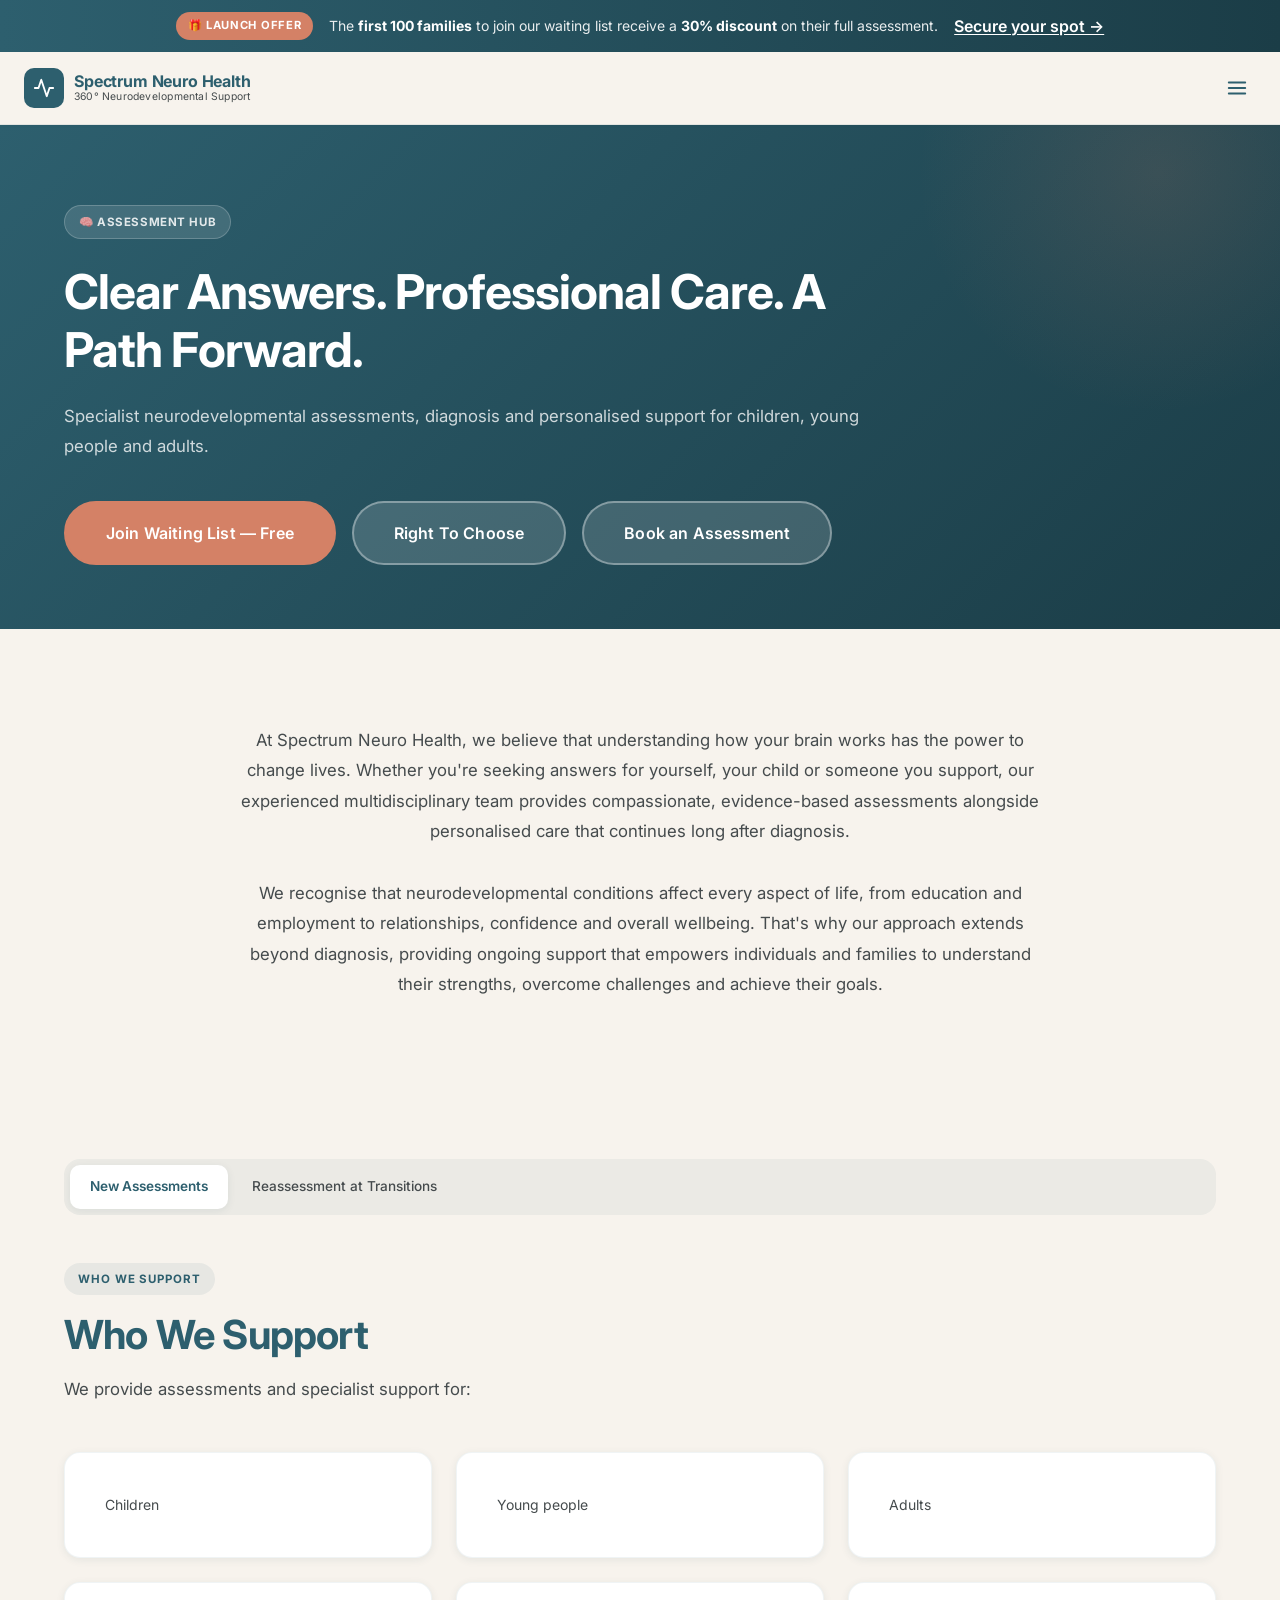
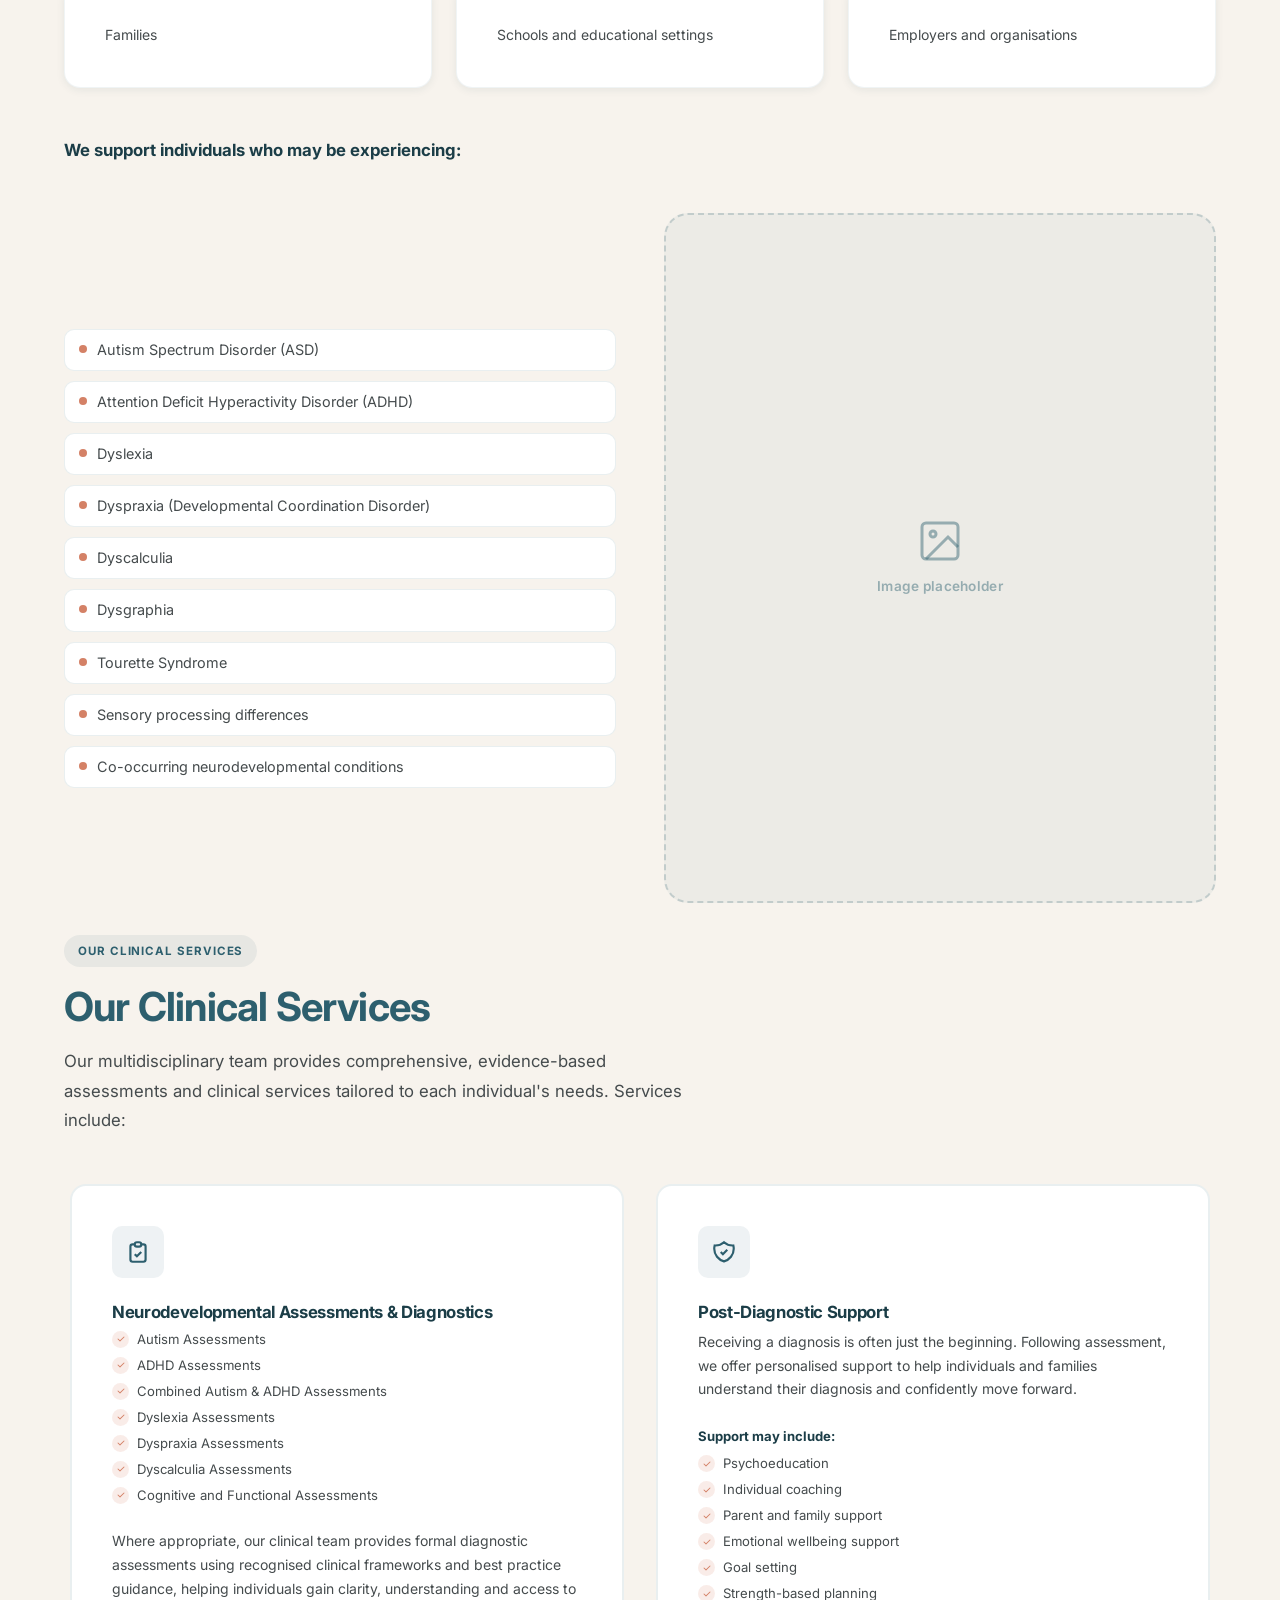
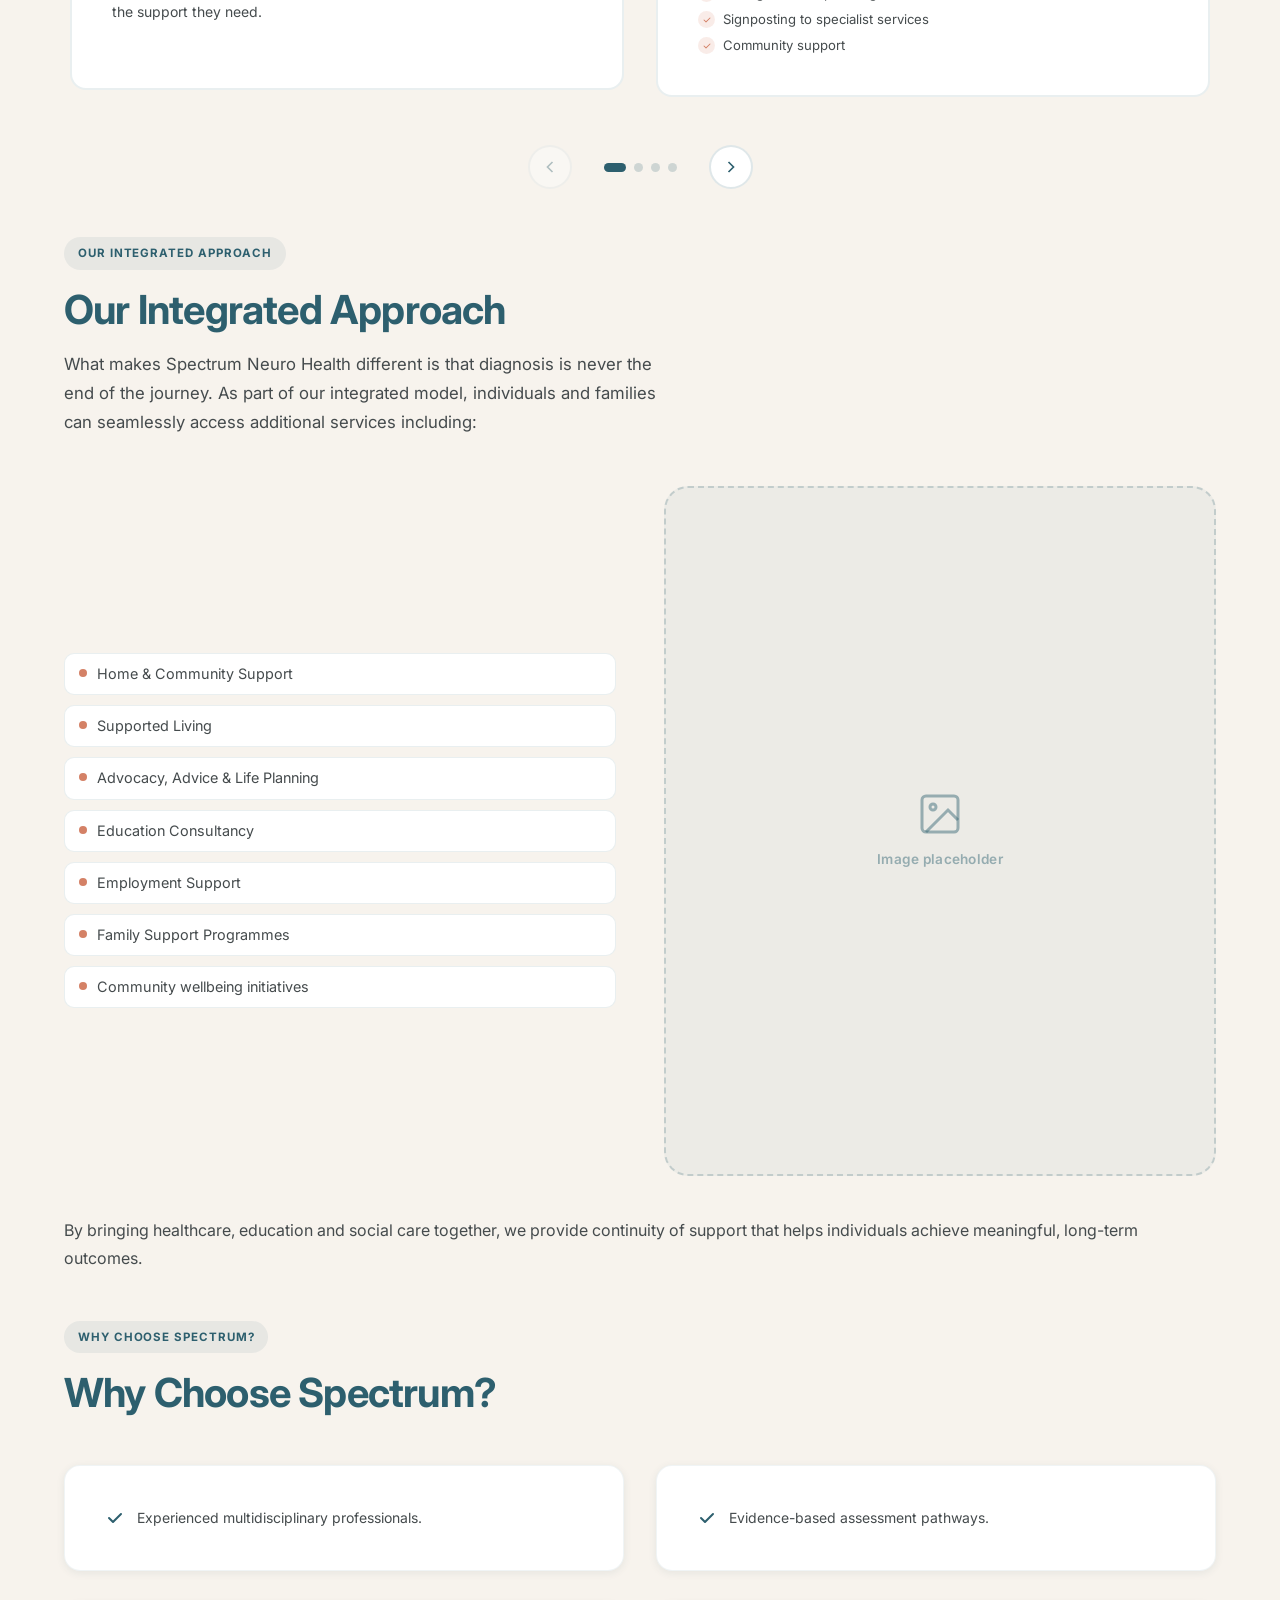
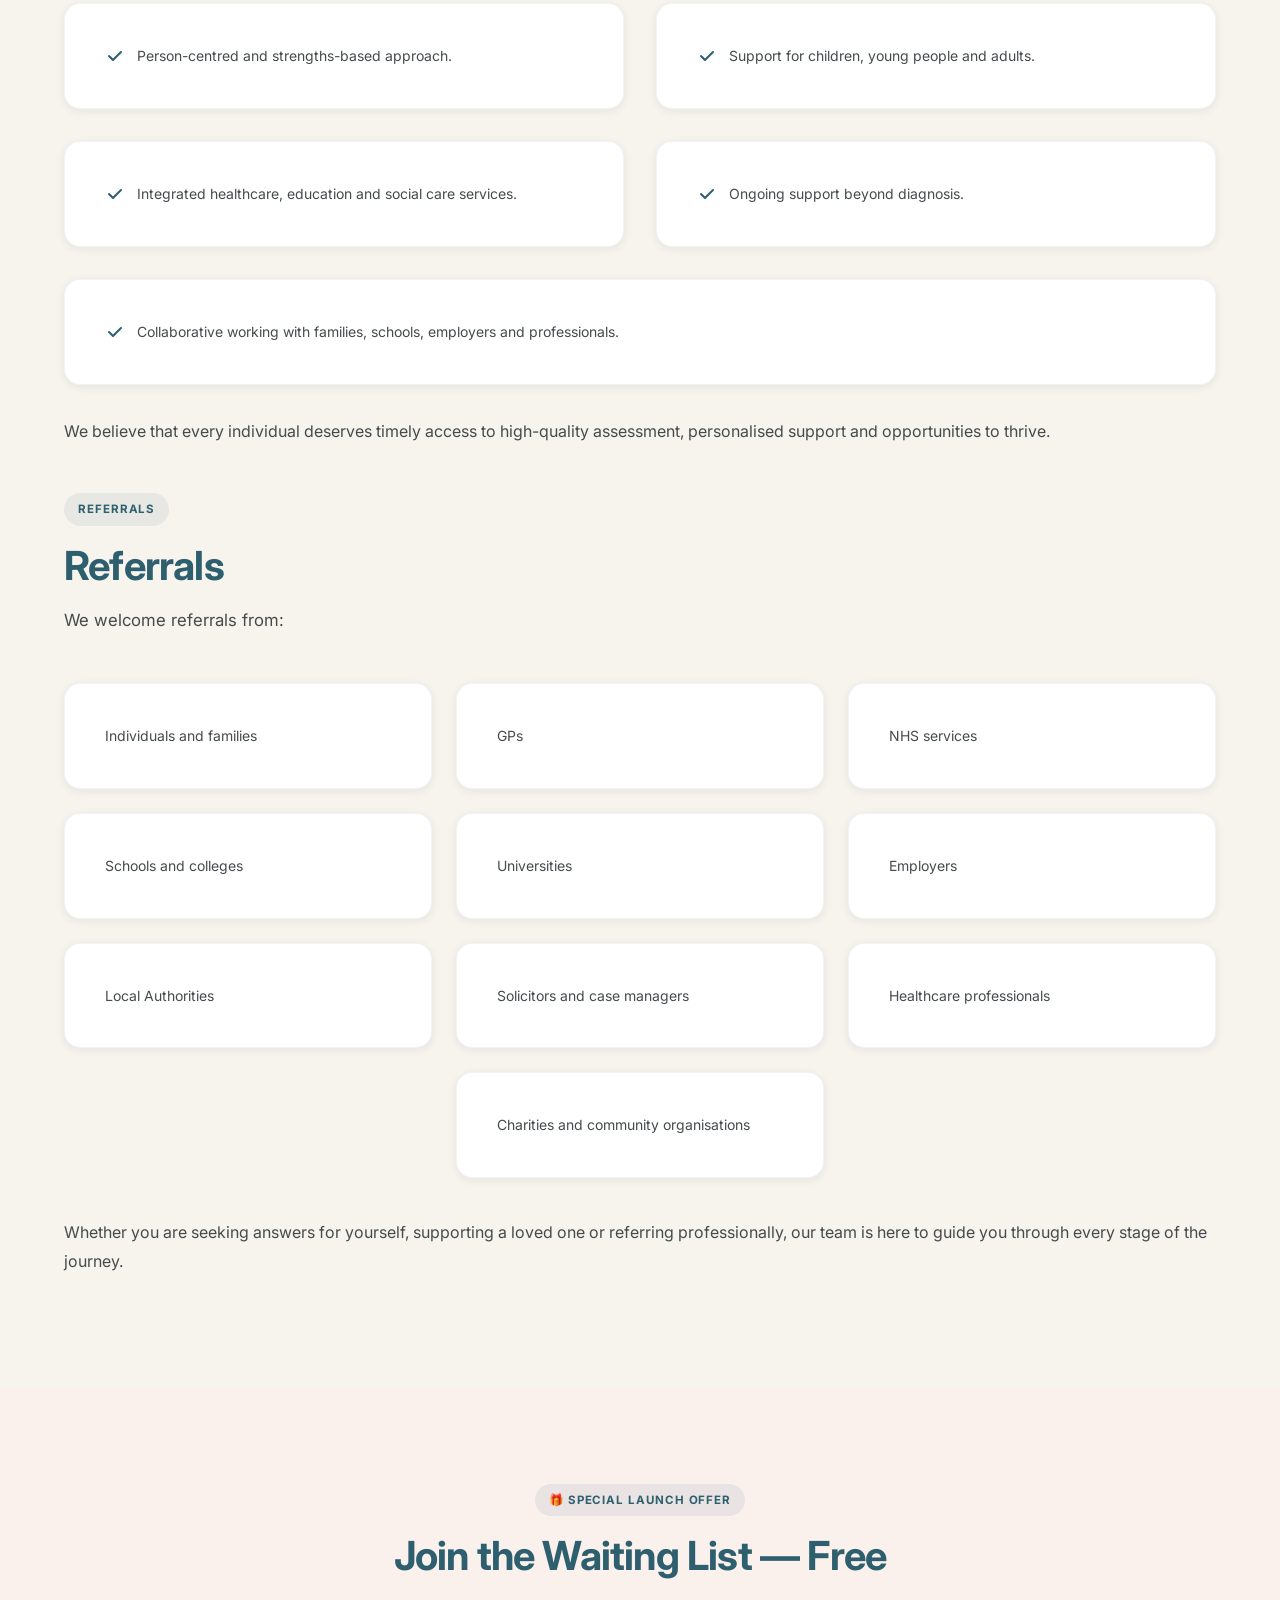
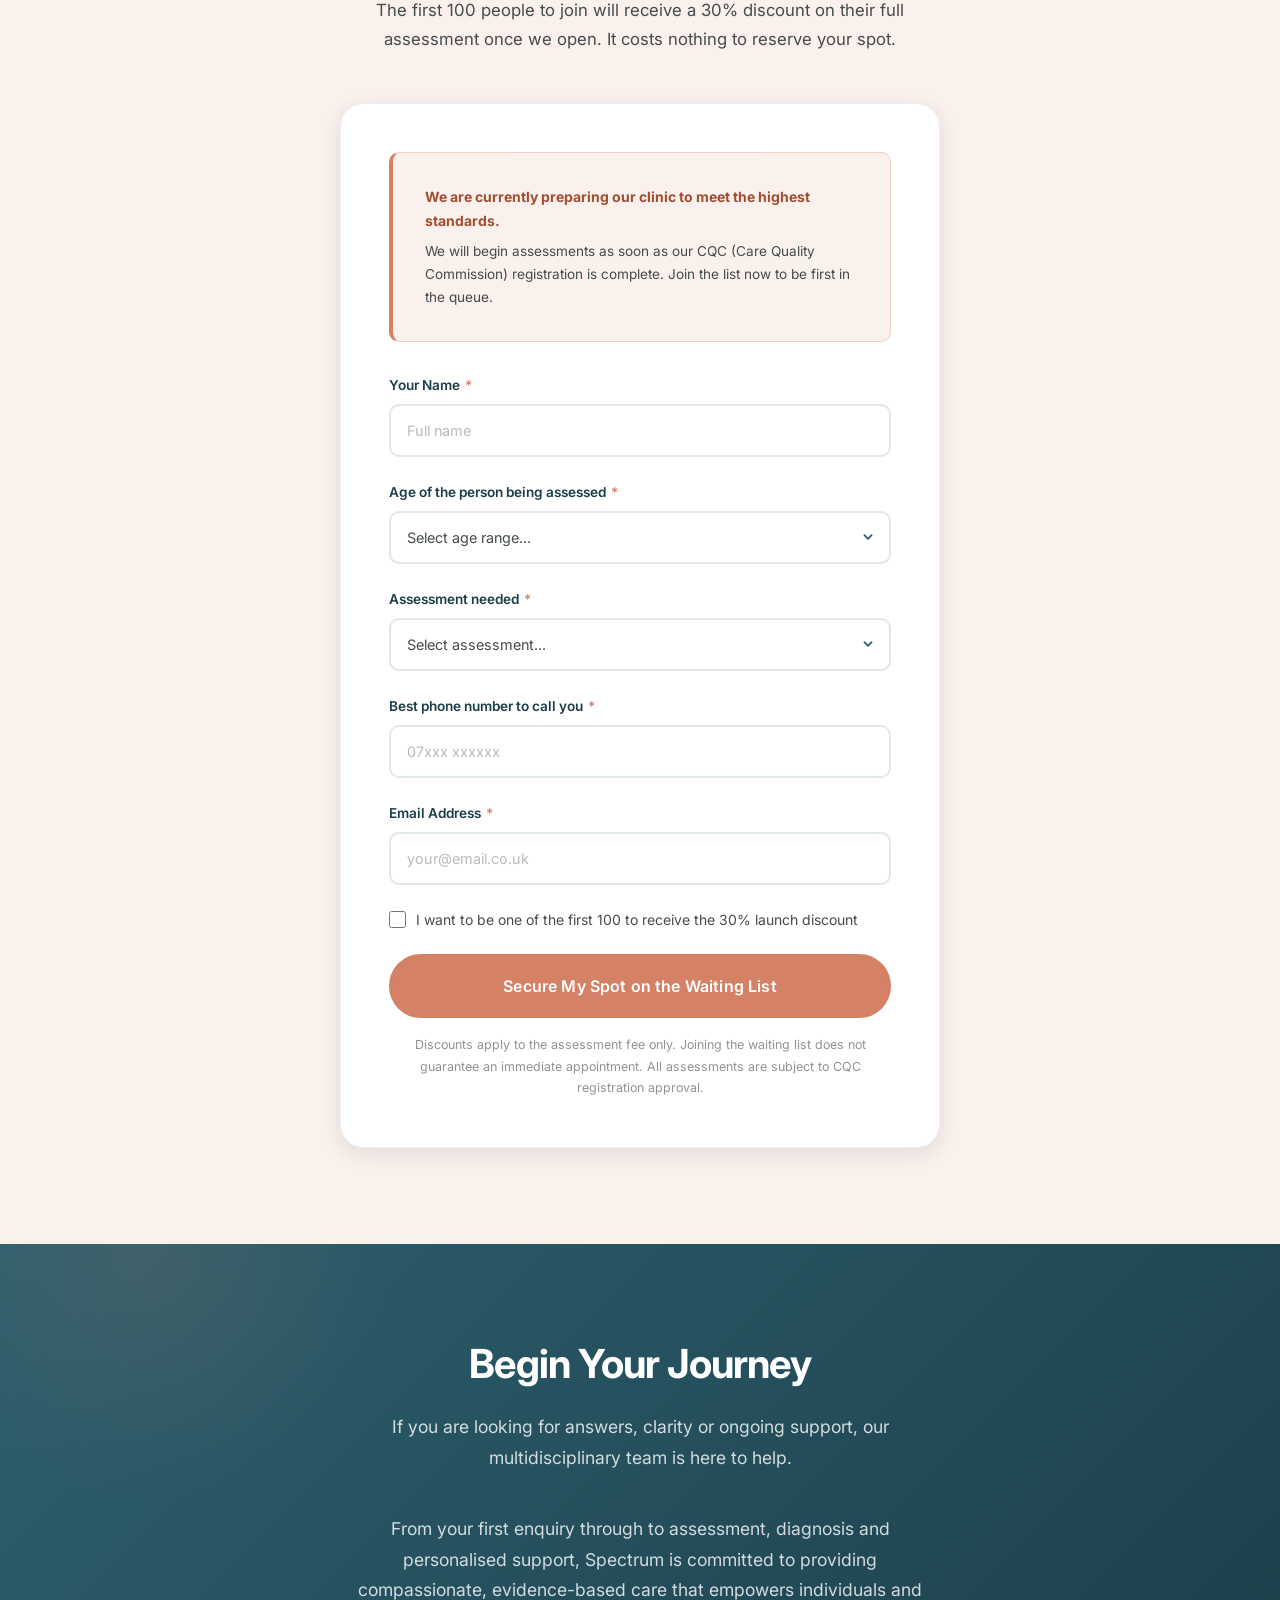
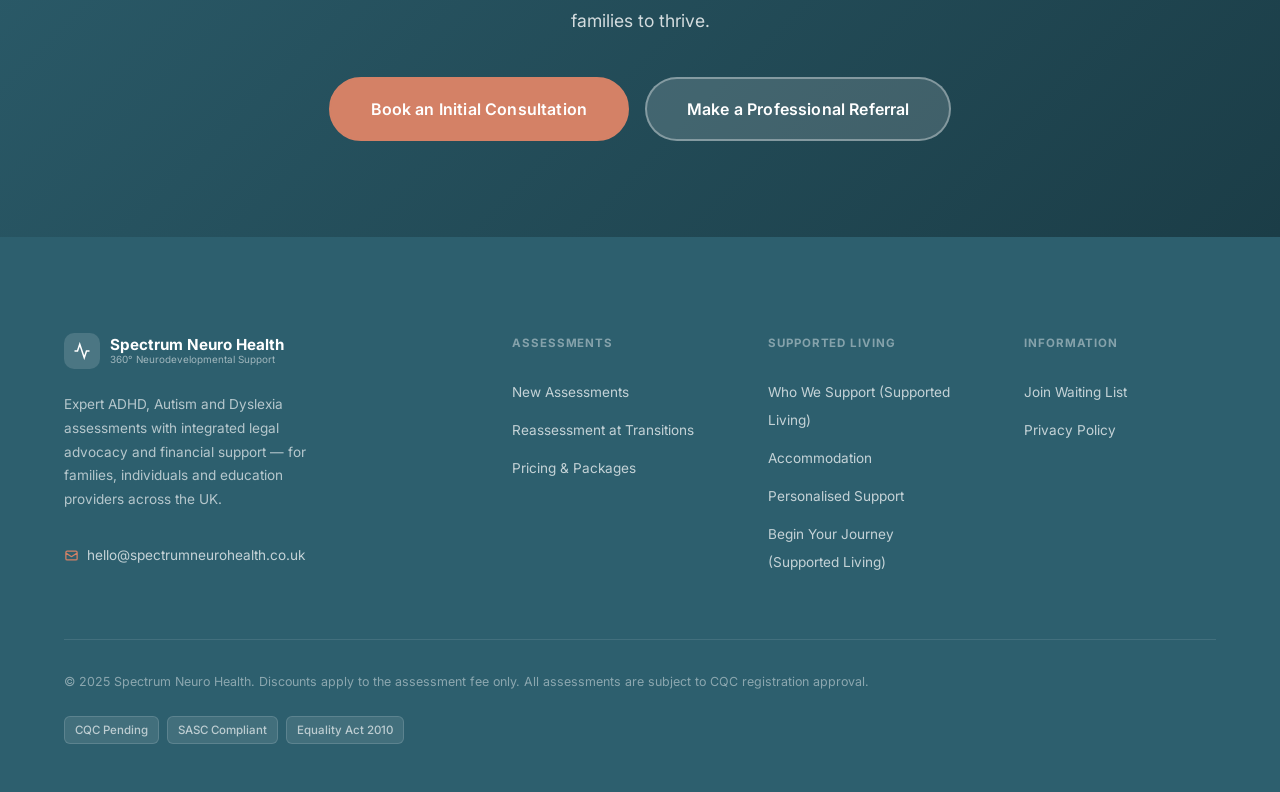
<file: assessments.html>
<!DOCTYPE html>
<html lang="en">
<head>
  <meta charset="UTF-8" />
  <meta name="viewport" content="width=device-width, initial-scale=1.0" />
  <meta name="description" content="Expert ADHD, Autism and Dyslexia assessments for children and adults. Gold-standard diagnostic reports with legal and financial support from Spectrum Neuro Health." />
  <title>Assessments Hub | Spectrum Neuro Health</title>
  <link rel="stylesheet" href="css/styles.css" />
  <link rel="preconnect" href="https://fonts.googleapis.com" />
  <link rel="preconnect" href="https://fonts.gstatic.com" crossorigin />
</head>
<body>

<!-- OFFER BANNER -->
<div class="offer-banner" role="banner">
  <div class="offer-banner__inner">
    <span class="offer-badge">🎁 Launch Offer</span>
    <p>The <strong>first 100 families</strong> to join our waiting list receive a <strong>30% discount</strong> on their full assessment.</p>
    <a href="#waiting-list">Secure your spot &rarr;</a>
  </div>
</div>

<!-- NAVIGATION -->
<header>
  <nav class="nav" aria-label="Main navigation">
    <div class="nav__inner">
      <a href="index.html" class="nav__logo" aria-label="Spectrum Neuro Health home">
        <div class="nav__logo-mark" aria-hidden="true">
          <svg viewBox="0 0 24 24" fill="none" stroke="currentColor" stroke-width="2" stroke-linecap="round" stroke-linejoin="round"><path d="M22 12h-4l-3 9L9 3l-3 9H2"/></svg>
        </div>
        <div class="nav__logo-text">
          <span class="nav__logo-name">Spectrum Neuro Health</span>
          <span class="nav__logo-sub">360° Neurodevelopmental Support</span>
        </div>
      </a>

      <ul class="nav__menu" role="list">
        <li class="nav__item">
          <a href="assessments.html" class="nav__link" aria-haspopup="true" aria-current="page">
            Assessments
            <svg viewBox="0 0 20 20" fill="currentColor" aria-hidden="true"><path fill-rule="evenodd" d="M5.293 7.293a1 1 0 011.414 0L10 10.586l3.293-3.293a1 1 0 111.414 1.414l-4 4a1 1 0 01-1.414 0l-4-4a1 1 0 010-1.414z" clip-rule="evenodd"/></svg>
          </a>
          <div class="nav__dropdown" role="menu">
            <a href="assessments.html" class="nav__dd-item" role="menuitem">
              <span class="nav__dd-icon"><svg viewBox="0 0 24 24" fill="none" stroke="currentColor" stroke-width="2"><circle cx="12" cy="12" r="10"/><path d="M12 8v4l3 3"/></svg></span>
              <span class="nav__dd-label"><span class="nav__dd-main">New Assessments</span><span class="nav__dd-sub">ADHD, Autism &amp; Dyslexia</span></span>
            </a>
            <a href="#transitions" class="nav__dd-item" role="menuitem">
              <span class="nav__dd-icon"><svg viewBox="0 0 24 24" fill="none" stroke="currentColor" stroke-width="2"><path d="M17 8l4 4-4 4M3 12h18"/></svg></span>
              <span class="nav__dd-label"><span class="nav__dd-main">Reassessment at Transitions</span><span class="nav__dd-sub">School &amp; college transitions</span></span>
            </a>
          </div>
        </li>
        <li class="nav__item">
          <a href="supported-living.html" class="nav__link">
            Supported Living
            <svg viewBox="0 0 20 20" fill="currentColor" aria-hidden="true"><path fill-rule="evenodd" d="M5.293 7.293a1 1 0 011.414 0L10 10.586l3.293-3.293a1 1 0 111.414 1.414l-4 4a1 1 0 01-1.414 0l-4-4a1 1 0 010-1.414z" clip-rule="evenodd"/></svg>
          </a>
          <div class="nav__dropdown" role="menu">
            <a href="supported-living.html#who-we-support" class="nav__dd-item"><span class="nav__dd-icon"><svg viewBox="0 0 24 24" fill="none" stroke="currentColor" stroke-width="2"><path d="M17 21v-2a4 4 0 00-4-4H5a4 4 0 00-4 4v2"/><circle cx="9" cy="7" r="4"/></svg></span><span class="nav__dd-label"><span class="nav__dd-main">Who We Support</span><span class="nav__dd-sub">Supported Living</span></span></a>
            <a href="supported-living.html#accommodation" class="nav__dd-item"><span class="nav__dd-icon"><svg viewBox="0 0 24 24" fill="none" stroke="currentColor" stroke-width="2"><path d="M3 9l9-7 9 7v11a2 2 0 01-2 2H5a2 2 0 01-2-2z"/><polyline points="9 22 9 12 15 12 15 22"/></svg></span><span class="nav__dd-label"><span class="nav__dd-main">Accommodation</span></span></a>
            <a href="supported-living.html#personalised-support" class="nav__dd-item"><span class="nav__dd-icon"><svg viewBox="0 0 24 24" fill="none" stroke="currentColor" stroke-width="2"><path d="M4.318 6.318a4.5 4.5 0 000 6.364L12 20.364l7.682-7.682a4.5 4.5 0 00-6.364-6.364L12 7.636l-1.318-1.318a4.5 4.5 0 00-6.364 0z"/></svg></span><span class="nav__dd-label"><span class="nav__dd-main">Personalised Support</span></span></a>
            <a href="supported-living.html#begin-your-journey" class="nav__dd-item"><span class="nav__dd-icon"><svg viewBox="0 0 24 24" fill="none" stroke="currentColor" stroke-width="2"><path d="M3 6l3 1m0 0l-3 9a5.002 5.002 0 006.001 0"/></svg></span><span class="nav__dd-label"><span class="nav__dd-main">Begin Your Journey</span><span class="nav__dd-sub">Supported Living</span></span></a>
          </div>
        </li>
        <li class="nav__item">
          <a href="home-community-support.html" class="nav__link">
            Home &amp; Community
            <svg viewBox="0 0 20 20" fill="currentColor" aria-hidden="true"><path fill-rule="evenodd" d="M5.293 7.293a1 1 0 011.414 0L10 10.586l3.293-3.293a1 1 0 111.414 1.414l-4 4a1 1 0 01-1.414 0l-4-4a1 1 0 010-1.414z" clip-rule="evenodd"/></svg>
          </a>
          <div class="nav__dropdown" role="menu">
            <a href="home-community-support.html#who-we-support" class="nav__dd-item"><span class="nav__dd-icon"><svg viewBox="0 0 24 24" fill="none" stroke="currentColor" stroke-width="2"><path d="M17 21v-2a4 4 0 00-4-4H5a4 4 0 00-4 4v2"/><circle cx="9" cy="7" r="4"/></svg></span><span class="nav__dd-label"><span class="nav__dd-main">Who We Support</span></span></a>
            <a href="home-community-support.html#what-we-help-with" class="nav__dd-item"><span class="nav__dd-icon"><svg viewBox="0 0 24 24" fill="none" stroke="currentColor" stroke-width="2"><path d="M3 9l9-7 9 7v11a2 2 0 01-2 2H5a2 2 0 01-2-2z"/></svg></span><span class="nav__dd-label"><span class="nav__dd-main">What We Can Help With</span></span></a>
            <a href="home-community-support.html#get-support" class="nav__dd-item"><span class="nav__dd-icon"><svg viewBox="0 0 24 24" fill="none" stroke="currentColor" stroke-width="2"><path d="M3 6l3 1m0 0l-3 9a5.002 5.002 0 006.001 0"/></svg></span><span class="nav__dd-label"><span class="nav__dd-main">Get Support</span></span></a>
          </div>
        </li>
        <li class="nav__item">
          <a href="women.html" class="nav__link">
            Women
            <svg viewBox="0 0 20 20" fill="currentColor" aria-hidden="true"><path fill-rule="evenodd" d="M5.293 7.293a1 1 0 011.414 0L10 10.586l3.293-3.293a1 1 0 111.414 1.414l-4 4a1 1 0 01-1.414 0l-4-4a1 1 0 010-1.414z" clip-rule="evenodd"/></svg>
          </a>
          <div class="nav__dropdown" role="menu">
            <a href="women.html#understanding-neurodivergence" class="nav__dd-item"><span class="nav__dd-icon"><svg viewBox="0 0 24 24" fill="none" stroke="currentColor" stroke-width="2"><path d="M9 12l2 2 4-4m5.618-4.016A11.955 11.955 0 0112 2.944a11.955 11.955 0 01-8.618 3.04A12.02 12.02 0 003 9c0 5.591 3.824 10.29 9 11.622 5.176-1.332 9-6.03 9-11.622 0-1.042-.133-2.052-.382-3.016z"/></svg></span><span class="nav__dd-label"><span class="nav__dd-main">Understanding Neurodivergence</span></span></a>
            <a href="women.html#how-we-help" class="nav__dd-item"><span class="nav__dd-icon"><svg viewBox="0 0 24 24" fill="none" stroke="currentColor" stroke-width="2"><path d="M9 5H7a2 2 0 00-2 2v12a2 2 0 002 2h10a2 2 0 002-2V7a2 2 0 00-2-2h-2M9 5a2 2 0 002 2h2a2 2 0 002-2M9 5a2 2 0 012-2h2a2 2 0 012 2m-6 9l2 2 4-4"/></svg></span><span class="nav__dd-label"><span class="nav__dd-main">How We Help</span></span></a>
            <a href="women.html#womens-health-wellbeing" class="nav__dd-item"><span class="nav__dd-icon"><svg viewBox="0 0 24 24" fill="none" stroke="currentColor" stroke-width="2"><path d="M4.318 6.318a4.5 4.5 0 000 6.364L12 20.364l7.682-7.682a4.5 4.5 0 00-6.364-6.364L12 7.636l-1.318-1.318a4.5 4.5 0 00-6.364 0z"/></svg></span><span class="nav__dd-label"><span class="nav__dd-main">Women's Health &amp; Wellbeing</span></span></a>
            <a href="women.html#begin-your-journey" class="nav__dd-item"><span class="nav__dd-icon"><svg viewBox="0 0 24 24" fill="none" stroke="currentColor" stroke-width="2"><path d="M3 6l3 1m0 0l-3 9a5.002 5.002 0 006.001 0"/></svg></span><span class="nav__dd-label"><span class="nav__dd-main">Begin Your Journey</span><span class="nav__dd-sub">Women</span></span></a>
          </div>
        </li>
        <li class="nav__item">
          <a href="advocacy-life-planning.html" class="nav__link">
            Advocacy
            <svg viewBox="0 0 20 20" fill="currentColor" aria-hidden="true"><path fill-rule="evenodd" d="M5.293 7.293a1 1 0 011.414 0L10 10.586l3.293-3.293a1 1 0 111.414 1.414l-4 4a1 1 0 01-1.414 0l-4-4a1 1 0 010-1.414z" clip-rule="evenodd"/></svg>
          </a>
          <div class="nav__dropdown" role="menu">
            <a href="advocacy-life-planning.html#who-we-support" class="nav__dd-item"><span class="nav__dd-icon"><svg viewBox="0 0 24 24" fill="none" stroke="currentColor" stroke-width="2"><path d="M17 21v-2a4 4 0 00-4-4H5a4 4 0 00-4 4v2"/><circle cx="9" cy="7" r="4"/></svg></span><span class="nav__dd-label"><span class="nav__dd-main">Who We Support</span><span class="nav__dd-sub">Advocacy &amp; Life Planning</span></span></a>
            <a href="advocacy-life-planning.html#education-advocacy" class="nav__dd-item"><span class="nav__dd-icon"><svg viewBox="0 0 24 24" fill="none" stroke="currentColor" stroke-width="2"><path d="M12 14l9-5-9-5-9 5 9 5z"/></svg></span><span class="nav__dd-label"><span class="nav__dd-main">Education Advocacy</span></span></a>
            <a href="advocacy-life-planning.html#benefits-funding" class="nav__dd-item"><span class="nav__dd-icon"><svg viewBox="0 0 24 24" fill="none" stroke="currentColor" stroke-width="2"><path d="M12 8c-1.657 0-3 .895-3 2s1.343 2 3 2 3 .895 3 2-1.343 2-3 2"/></svg></span><span class="nav__dd-label"><span class="nav__dd-main">Benefits &amp; Funding</span></span></a>
            <a href="advocacy-life-planning.html#begin-your-journey" class="nav__dd-item"><span class="nav__dd-icon"><svg viewBox="0 0 24 24" fill="none" stroke="currentColor" stroke-width="2"><path d="M3 6l3 1m0 0l-3 9a5.002 5.002 0 006.001 0"/></svg></span><span class="nav__dd-label"><span class="nav__dd-main">Begin Your Journey</span></span></a>
            <a href="advocacy-life-planning.html#legal" class="nav__dd-item"><span class="nav__dd-icon"><svg viewBox="0 0 24 24" fill="none" stroke="currentColor" stroke-width="2"><path d="M3 6l3 1m0 0l-3 9a5.002 5.002 0 006.001 0M6 7l3 9M6 7l6-2m6 2l3-1m-3 1l-3 9a5.002 5.002 0 006.001 0"/></svg></span><span class="nav__dd-label"><span class="nav__dd-main">Legal Help</span></span></a>
            <a href="advocacy-life-planning.html#financial" class="nav__dd-item"><span class="nav__dd-icon"><svg viewBox="0 0 24 24" fill="none" stroke="currentColor" stroke-width="2"><path d="M12 8c-1.657 0-3 .895-3 2s1.343 2 3 2 3 .895 3 2-1.343 2-3 2"/></svg></span><span class="nav__dd-label"><span class="nav__dd-main">Financial Support</span></span></a>
          </div>
        </li>
        <li class="nav__item">
          <a href="consultancy-professional-services.html" class="nav__link">
            Partner with Us
            <svg viewBox="0 0 20 20" fill="currentColor" aria-hidden="true"><path fill-rule="evenodd" d="M5.293 7.293a1 1 0 011.414 0L10 10.586l3.293-3.293a1 1 0 111.414 1.414l-4 4a1 1 0 01-1.414 0l-4-4a1 1 0 010-1.414z" clip-rule="evenodd"/></svg>
          </a>
          <div class="nav__dropdown" role="menu">
            <a href="consultancy-professional-services.html#who-we-work-with" class="nav__dd-item"><span class="nav__dd-icon"><svg viewBox="0 0 24 24" fill="none" stroke="currentColor" stroke-width="2"><path d="M17 21v-2a4 4 0 00-4-4H5a4 4 0 00-4 4v2"/><circle cx="9" cy="7" r="4"/></svg></span><span class="nav__dd-label"><span class="nav__dd-main">Who We Work With</span></span></a>
            <a href="consultancy-professional-services.html#our-services" class="nav__dd-item"><span class="nav__dd-icon"><svg viewBox="0 0 24 24" fill="none" stroke="currentColor" stroke-width="2"><rect x="3" y="7" width="18" height="13" rx="2"/><path d="M8 7V5a2 2 0 012-2h4a2 2 0 012 2v2M3 12h18"/></svg></span><span class="nav__dd-label"><span class="nav__dd-main">Our Services</span></span></a>
            <a href="consultancy-professional-services.html#why-partner" class="nav__dd-item"><span class="nav__dd-icon"><svg viewBox="0 0 24 24" fill="none" stroke="currentColor" stroke-width="2"><path d="M9 12l2 2 4-4m5.618-4.016A11.955 11.955 0 0112 2.944a11.955 11.955 0 01-8.618 3.04A12.02 12.02 0 003 9c0 5.591 3.824 10.29 9 11.622 5.176-1.332 9-6.03 9-11.622 0-1.042-.133-2.052-.382-3.016z"/></svg></span><span class="nav__dd-label"><span class="nav__dd-main">Why Partner With Us</span></span></a>
            <a href="consultancy-professional-services.html#partner-with-spectrum" class="nav__dd-item"><span class="nav__dd-icon"><svg viewBox="0 0 24 24" fill="none" stroke="currentColor" stroke-width="2"><path d="M3 6l3 1m0 0l-3 9a5.002 5.002 0 006.001 0"/></svg></span><span class="nav__dd-label"><span class="nav__dd-main">Partner With Spectrum</span></span></a>
            <a href="consultancy-professional-services.html#education" class="nav__dd-item"><span class="nav__dd-icon"><svg viewBox="0 0 24 24" fill="none" stroke="currentColor" stroke-width="2"><path d="M12 14l9-5-9-5-9 5 9 5z"/></svg></span><span class="nav__dd-label"><span class="nav__dd-main">For Education Providers</span></span></a>
          </div>
        </li>
        <li class="nav__item">
          <a href="our-approach.html" class="nav__link">
            Our Approach
            <svg viewBox="0 0 20 20" fill="currentColor" aria-hidden="true"><path fill-rule="evenodd" d="M5.293 7.293a1 1 0 011.414 0L10 10.586l3.293-3.293a1 1 0 111.414 1.414l-4 4a1 1 0 01-1.414 0l-4-4a1 1 0 010-1.414z" clip-rule="evenodd"/></svg>
          </a>
          <div class="nav__dropdown" role="menu">
            <a href="our-approach.html#the-journey" class="nav__dd-item"><span class="nav__dd-icon"><svg viewBox="0 0 24 24" fill="none" stroke="currentColor" stroke-width="2"><path d="M17 8l4 4-4 4M3 12h18"/></svg></span><span class="nav__dd-label"><span class="nav__dd-main">The Journey</span></span></a>
            <a href="our-approach.html#our-philosophy" class="nav__dd-item"><span class="nav__dd-icon"><svg viewBox="0 0 24 24" fill="none" stroke="currentColor" stroke-width="2"><path d="M9 12l2 2 4-4m5.618-4.016A11.955 11.955 0 0112 2.944a11.955 11.955 0 01-8.618 3.04A12.02 12.02 0 003 9c0 5.591 3.824 10.29 9 11.622 5.176-1.332 9-6.03 9-11.622 0-1.042-.133-2.052-.382-3.016z"/></svg></span><span class="nav__dd-label"><span class="nav__dd-main">Our Philosophy</span></span></a>
            <a href="our-approach.html#our-integrated-model" class="nav__dd-item"><span class="nav__dd-icon"><svg viewBox="0 0 24 24" fill="none" stroke="currentColor" stroke-width="2"><path d="M17 21v-2a4 4 0 00-4-4H5a4 4 0 00-4 4v2"/><circle cx="9" cy="7" r="4"/><path d="M23 21v-2a4 4 0 00-3-3.87"/><path d="M16 3.13a4 4 0 010 7.75"/></svg></span><span class="nav__dd-label"><span class="nav__dd-main">Our Integrated Model</span></span></a>
            <a href="our-approach.html#why-integration-matters" class="nav__dd-item"><span class="nav__dd-icon"><svg viewBox="0 0 24 24" fill="none" stroke="currentColor" stroke-width="2"><path d="M3 6l3 1m0 0l-3 9a5.002 5.002 0 006.001 0"/></svg></span><span class="nav__dd-label"><span class="nav__dd-main">Why Integration Matters</span></span></a>
          </div>
        </li>
      </ul>

      <div class="nav__cta-area">
        <a href="#waiting-list" class="btn btn--primary btn--sm">Join Waiting List</a>
      </div>
      <button class="nav__mobile-btn" aria-label="Open menu">
        <svg width="22" height="22" viewBox="0 0 24 24" fill="none" stroke="currentColor" stroke-width="2" stroke-linecap="round" aria-hidden="true"><line x1="3" y1="6" x2="21" y2="6"/><line x1="3" y1="12" x2="21" y2="12"/><line x1="3" y1="18" x2="21" y2="18"/></svg>
      </button>
    </div>
  </nav>
</header>

<!-- Mobile menu -->
<div class="mobile-menu" role="dialog" aria-modal="true" aria-label="Navigation menu">
  <div class="mobile-menu__panel">
    <div class="mobile-menu__head">
      <span style="font-weight:700;color:var(--teal);font-size:.95rem;">Menu</span>
      <button class="mobile-menu__close" aria-label="Close menu">
        <svg width="18" height="18" viewBox="0 0 24 24" fill="none" stroke="currentColor" stroke-width="2"><line x1="18" y1="6" x2="6" y2="18"/><line x1="6" y1="6" x2="18" y2="18"/></svg>
      </button>
    </div>
    <nav>
      <p class="mobile-sec-title">Assessments</p>
      <a href="assessments.html" class="mobile-link"><svg viewBox="0 0 24 24" fill="none" stroke="currentColor" stroke-width="2" width="18" height="18"><circle cx="12" cy="12" r="10"/><path d="M12 8v4l3 3"/></svg> New Assessments</a>
      <a href="#transitions" class="mobile-link"><svg viewBox="0 0 24 24" fill="none" stroke="currentColor" stroke-width="2" width="18" height="18"><path d="M17 8l4 4-4 4M3 12h18"/></svg> Reassessment at Transitions</a>
      <p class="mobile-sec-title">Supported Living</p>
      <a href="supported-living.html#who-we-support" class="mobile-link"><svg viewBox="0 0 24 24" fill="none" stroke="currentColor" stroke-width="2" width="18" height="18"><path d="M17 21v-2a4 4 0 00-4-4H5a4 4 0 00-4 4v2"/><circle cx="9" cy="7" r="4"/></svg> Who We Support (Supported Living)</a>
      <a href="supported-living.html#accommodation" class="mobile-link"><svg viewBox="0 0 24 24" fill="none" stroke="currentColor" stroke-width="2" width="18" height="18"><path d="M3 9l9-7 9 7v11a2 2 0 01-2 2H5a2 2 0 01-2-2z"/></svg> Accommodation</a>
      <a href="supported-living.html#personalised-support" class="mobile-link"><svg viewBox="0 0 24 24" fill="none" stroke="currentColor" stroke-width="2" width="18" height="18"><path d="M4.318 6.318a4.5 4.5 0 000 6.364L12 20.364l7.682-7.682a4.5 4.5 0 00-6.364-6.364"/></svg> Personalised Support</a>
      <a href="supported-living.html#begin-your-journey" class="mobile-link"><svg viewBox="0 0 24 24" fill="none" stroke="currentColor" stroke-width="2" width="18" height="18"><path d="M3 6l3 1m0 0l-3 9a5.002 5.002 0 006.001 0"/></svg> Begin Your Journey (Supported Living)</a>
      <p class="mobile-sec-title">Home &amp; Community Support</p>
      <a href="home-community-support.html#who-we-support" class="mobile-link"><svg viewBox="0 0 24 24" fill="none" stroke="currentColor" stroke-width="2" width="18" height="18"><path d="M17 21v-2a4 4 0 00-4-4H5a4 4 0 00-4 4v2"/><circle cx="9" cy="7" r="4"/></svg> Who We Support</a>
      <a href="home-community-support.html#what-we-help-with" class="mobile-link"><svg viewBox="0 0 24 24" fill="none" stroke="currentColor" stroke-width="2" width="18" height="18"><path d="M3 9l9-7 9 7v11a2 2 0 01-2 2H5a2 2 0 01-2-2z"/></svg> What We Can Help With</a>
      <a href="home-community-support.html#get-support" class="mobile-link"><svg viewBox="0 0 24 24" fill="none" stroke="currentColor" stroke-width="2" width="18" height="18"><path d="M3 6l3 1m0 0l-3 9a5.002 5.002 0 006.001 0"/></svg> Get Support</a>
            <p class="mobile-sec-title">Women</p>
      <a href="women.html#understanding-neurodivergence" class="mobile-link"><svg viewBox="0 0 24 24" fill="none" stroke="currentColor" stroke-width="2" width="18" height="18"><path d="M9 12l2 2 4-4m5.618-4.016A11.955 11.955 0 0112 2.944"/></svg> Understanding Neurodivergence</a>
      <a href="women.html#how-we-help" class="mobile-link"><svg viewBox="0 0 24 24" fill="none" stroke="currentColor" stroke-width="2" width="18" height="18"><path d="M9 5H7a2 2 0 00-2 2v12a2 2 0 002 2h10a2 2 0 002-2V7a2 2 0 00-2-2h-2M9 5a2 2 0 002 2h2a2 2 0 002-2"/></svg> How We Help</a>
      <a href="women.html#womens-health-wellbeing" class="mobile-link"><svg viewBox="0 0 24 24" fill="none" stroke="currentColor" stroke-width="2" width="18" height="18"><path d="M4.318 6.318a4.5 4.5 0 000 6.364L12 20.364l7.682-7.682a4.5 4.5 0 00-6.364-6.364"/></svg> Women's Health &amp; Wellbeing</a>
      <a href="women.html#begin-your-journey" class="mobile-link"><svg viewBox="0 0 24 24" fill="none" stroke="currentColor" stroke-width="2" width="18" height="18"><path d="M3 6l3 1m0 0l-3 9a5.002 5.002 0 006.001 0"/></svg> Begin Your Journey (Women)</a>
<p class="mobile-sec-title">Advocacy &amp; Life Planning</p>
      <a href="advocacy-life-planning.html#who-we-support" class="mobile-link"><svg viewBox="0 0 24 24" fill="none" stroke="currentColor" stroke-width="2" width="18" height="18"><path d="M17 21v-2a4 4 0 00-4-4H5a4 4 0 00-4 4v2"/><circle cx="9" cy="7" r="4"/></svg> Who We Support (Advocacy)</a>
      <a href="advocacy-life-planning.html#education-advocacy" class="mobile-link"><svg viewBox="0 0 24 24" fill="none" stroke="currentColor" stroke-width="2" width="18" height="18"><path d="M12 14l9-5-9-5-9 5 9 5z"/></svg> Education Advocacy</a>
      <a href="advocacy-life-planning.html#benefits-funding" class="mobile-link"><svg viewBox="0 0 24 24" fill="none" stroke="currentColor" stroke-width="2" width="18" height="18"><path d="M12 8c-1.657 0-3 .895-3 2"/></svg> Benefits &amp; Funding</a>
      <a href="advocacy-life-planning.html#begin-your-journey" class="mobile-link"><svg viewBox="0 0 24 24" fill="none" stroke="currentColor" stroke-width="2" width="18" height="18"><path d="M3 6l3 1m0 0l-3 9a5.002 5.002 0 006.001 0"/></svg> Begin Your Journey</a>
      <a href="advocacy-life-planning.html#legal" class="mobile-link"><svg viewBox="0 0 24 24" fill="none" stroke="currentColor" stroke-width="2" width="18" height="18"><path d="M3 6l3 1m0 0l-3 9a5.002 5.002 0 006.001 0M6 7l3 9M6 7l6-2m6 2l3-1m-3 1l-3 9a5.002 5.002 0 006.001 0"/></svg> Legal Help</a>
      <a href="advocacy-life-planning.html#financial" class="mobile-link"><svg viewBox="0 0 24 24" fill="none" stroke="currentColor" stroke-width="2" width="18" height="18"><path d="M12 8c-1.657 0-3 .895-3 2s1.343 2 3 2 3 .895 3 2-1.343 2-3 2"/></svg> Financial Support</a>
      <p class="mobile-sec-title">Consultancy &amp; Professional Services</p>
      <a href="consultancy-professional-services.html#who-we-work-with" class="mobile-link"><svg viewBox="0 0 24 24" fill="none" stroke="currentColor" stroke-width="2" width="18" height="18"><path d="M17 21v-2a4 4 0 00-4-4H5a4 4 0 00-4 4v2"/><circle cx="9" cy="7" r="4"/></svg> Who We Work With</a>
      <a href="consultancy-professional-services.html#our-services" class="mobile-link"><svg viewBox="0 0 24 24" fill="none" stroke="currentColor" stroke-width="2" width="18" height="18"><rect x="3" y="7" width="18" height="13" rx="2"/></svg> Our Services</a>
      <a href="consultancy-professional-services.html#why-partner" class="mobile-link"><svg viewBox="0 0 24 24" fill="none" stroke="currentColor" stroke-width="2" width="18" height="18"><path d="M9 12l2 2 4-4m5.618-4.016A11.955 11.955 0 0112 2.944"/></svg> Why Partner With Us</a>
      <a href="consultancy-professional-services.html#partner-with-spectrum" class="mobile-link"><svg viewBox="0 0 24 24" fill="none" stroke="currentColor" stroke-width="2" width="18" height="18"><path d="M3 6l3 1m0 0l-3 9a5.002 5.002 0 006.001 0"/></svg> Partner With Spectrum</a>
      <a href="consultancy-professional-services.html#education" class="mobile-link"><svg viewBox="0 0 24 24" fill="none" stroke="currentColor" stroke-width="2" width="18" height="18"><path d="M12 14l9-5-9-5-9 5 9 5z"/></svg> For Education Providers</a>
      <p class="mobile-sec-title">Our Approach</p>
      <a href="our-approach.html#the-journey" class="mobile-link"><svg viewBox="0 0 24 24" fill="none" stroke="currentColor" stroke-width="2" width="18" height="18"><path d="M17 8l4 4-4 4M3 12h18"/></svg> The Journey</a>
      <a href="our-approach.html#our-philosophy" class="mobile-link"><svg viewBox="0 0 24 24" fill="none" stroke="currentColor" stroke-width="2" width="18" height="18"><path d="M9 12l2 2 4-4m5.618-4.016A11.955 11.955 0 0112 2.944"/></svg> Our Philosophy</a>
      <a href="our-approach.html#our-integrated-model" class="mobile-link"><svg viewBox="0 0 24 24" fill="none" stroke="currentColor" stroke-width="2" width="18" height="18"><path d="M17 21v-2a4 4 0 00-4-4H5a4 4 0 00-4 4v2"/><circle cx="9" cy="7" r="4"/></svg> Our Integrated Model</a>
      <a href="our-approach.html#why-integration-matters" class="mobile-link"><svg viewBox="0 0 24 24" fill="none" stroke="currentColor" stroke-width="2" width="18" height="18"><path d="M3 6l3 1m0 0l-3 9a5.002 5.002 0 006.001 0"/></svg> Why Integration Matters</a>
      <div class="mobile-menu__cta"><a href="#waiting-list" class="btn btn--primary btn--full">Join Waiting List</a></div>
    </nav>
  </div>
</div>

<!-- PAGE HERO -->
<main id="main-content">
<section class="page-hero" aria-labelledby="assess-heading">
  <div class="container">
    <div class="page-hero__inner">
      <div class="page-hero__badge">🧠 Assessment Hub</div>
      <h1 class="page-hero__title" id="assess-heading">Clear Answers. Professional Care. A Path Forward.</h1>
      <p class="page-hero__sub">Specialist neurodevelopmental assessments, diagnosis and personalised support for children, young people and adults.</p>
      <div class="page-hero__btns">
        <a href="#waiting-list" class="btn btn--primary btn--lg">Join Waiting List — Free</a>
        <button type="button" class="btn btn--ghost btn--lg">Right To Choose</button>
        <a href="prices.html" class="btn btn--ghost btn--lg">Book an Assessment</a>
      </div>
    </div>
  </div>
</section>

<!-- INTRO -->
<section class="section" aria-labelledby="intro-heading">
  <div class="container">
    <div style="max-width:820px;margin:0 auto;text-align:center;" class="anim">
      <h2 id="intro-heading" class="sr-only" style="position:absolute;width:1px;height:1px;overflow:hidden;">About This Service</h2>
      <p style="font-size:1.05rem;line-height:1.8;color:var(--charcoal);margin-bottom:var(--sp-4);">At Spectrum Neuro Health, we believe that understanding how your brain works has the power to change lives. Whether you're seeking answers for yourself, your child or someone you support, our experienced multidisciplinary team provides compassionate, evidence-based assessments alongside personalised care that continues long after diagnosis.</p>
      <p style="font-size:1.05rem;line-height:1.8;color:var(--charcoal);">We recognise that neurodevelopmental conditions affect every aspect of life, from education and employment to relationships, confidence and overall wellbeing. That's why our approach extends beyond diagnosis, providing ongoing support that empowers individuals and families to understand their strengths, overcome challenges and achieve their goals.</p>
    </div>
  </div>
</section>

<!-- TABS NAV (sticky anchor) -->
<section class="section--sm bg-oat" id="tabs-section">
  <div class="container">
    <div class="tabs" role="tablist" aria-label="Assessment sections">
      <div class="tabs__nav">
        <button class="tabs__btn active" role="tab" aria-selected="true"  data-tab="new"         aria-controls="panel-new">New Assessments</button>
        <button class="tabs__btn"        role="tab" aria-selected="false" data-tab="transitions" aria-controls="panel-transitions">Reassessment at Transitions</button>
      </div>

      <!-- ════════════════════════════════
           TAB 1: NEW ASSESSMENTS
           ════════════════════════════════ -->
      <div class="tab-panel active" id="panel-new" role="tabpanel" aria-labelledby="tab-new">

        <!-- Who We Support -->
        <div class="anim" style="padding:var(--sp-6) 0 var(--sp-4);">
          <div class="sec-hd">
            <span class="sec-tag">Who We Support</span>
            <h2>Who We Support</h2>
            <p>We provide assessments and specialist support for:</p>
          </div>
          <div class="grid-3" style="gap:var(--sp-3);margin-bottom:var(--sp-6);">
            <div class="trust-card"><p class="trust-card__text">Children</p></div>
            <div class="trust-card"><p class="trust-card__text">Young people</p></div>
            <div class="trust-card"><p class="trust-card__text">Adults</p></div>
            <div class="trust-card"><p class="trust-card__text">Families</p></div>
            <div class="trust-card"><p class="trust-card__text">Schools and educational settings</p></div>
            <div class="trust-card"><p class="trust-card__text">Employers and organisations</p></div>
          </div>

          <div class="sec-hd">
            <p style="font-weight:700;color:var(--teal-deep);">We support individuals who may be experiencing:</p>
          </div>
          <div class="grid-2" style="gap:var(--sp-6);align-items:center;">
            <ul class="who-list">
              <li>Autism Spectrum Disorder (ASD)</li>
              <li>Attention Deficit Hyperactivity Disorder (ADHD)</li>
              <li>Dyslexia</li>
              <li>Dyspraxia (Developmental Coordination Disorder)</li>
              <li>Dyscalculia</li>
              <li>Dysgraphia</li>
              <li>Tourette Syndrome</li>
              <li>Sensory processing differences</li>
              <li>Co-occurring neurodevelopmental conditions</li>
            </ul>

            <div class="img-placeholder" aria-hidden="true">
              <svg viewBox="0 0 24 24" fill="none" stroke="currentColor" stroke-width="1.5"><rect x="3" y="3" width="18" height="18" rx="2"/><circle cx="8.5" cy="8.5" r="1.5"/><path d="M21 15l-5-5L5 21"/></svg>
              <span>Image placeholder</span>
            </div>
          </div>
        </div>

        <!-- Our Clinical Services -->
        <div class="anim" style="margin-bottom:var(--sp-6);">
          <div class="sec-hd">
            <span class="sec-tag">Our Clinical Services</span>
            <h2>Our Clinical Services</h2>
            <p>Our multidisciplinary team provides comprehensive, evidence-based assessments and clinical services tailored to each individual's needs. Services include:</p>
          </div>

          <div class="service-carousel" data-per-view="2">
            <div class="service-carousel__viewport">
              <div class="service-carousel__track">

            <div class="pillar-card">
              <div class="pillar-icon"><svg viewBox="0 0 24 24" fill="none" stroke="currentColor" stroke-width="2"><path d="M9 5H7a2 2 0 00-2 2v12a2 2 0 002 2h10a2 2 0 002-2V7a2 2 0 00-2-2h-2M9 5a2 2 0 002 2h2a2 2 0 002-2M9 5a2 2 0 012-2h2a2 2 0 012 2m-6 9l2 2 4-4"/></svg></div>
              <h3 class="pillar-title">Neurodevelopmental Assessments &amp; Diagnostics</h3>
              <ul class="pillar-list">
                <li>Autism Assessments</li>
                <li>ADHD Assessments</li>
                <li>Combined Autism &amp; ADHD Assessments</li>
                <li>Dyslexia Assessments</li>
                <li>Dyspraxia Assessments</li>
                <li>Dyscalculia Assessments</li>
                <li>Cognitive and Functional Assessments</li>
              </ul>
              <p class="pillar-text" style="margin-top:var(--sp-3);">Where appropriate, our clinical team provides formal diagnostic assessments using recognised clinical frameworks and best practice guidance, helping individuals gain clarity, understanding and access to the support they need.</p>
            </div>

            <div class="pillar-card">
              <div class="pillar-icon"><svg viewBox="0 0 24 24" fill="none" stroke="currentColor" stroke-width="2"><path d="M9 12l2 2 4-4m5.618-4.016A11.955 11.955 0 0112 2.944a11.955 11.955 0 01-8.618 3.04A12.02 12.02 0 003 9c0 5.591 3.824 10.29 9 11.622 5.176-1.332 9-6.03 9-11.622 0-1.042-.133-2.052-.382-3.016z"/></svg></div>
              <h3 class="pillar-title">Post-Diagnostic Support</h3>
              <p class="pillar-text">Receiving a diagnosis is often just the beginning. Following assessment, we offer personalised support to help individuals and families understand their diagnosis and confidently move forward.</p>
              <p style="font-size:.82rem;font-weight:700;color:var(--teal-deep);margin-bottom:6px;">Support may include:</p>
              <ul class="pillar-list">
                <li>Psychoeducation</li>
                <li>Individual coaching</li>
                <li>Parent and family support</li>
                <li>Emotional wellbeing support</li>
                <li>Goal setting</li>
                <li>Strength-based planning</li>
                <li>Signposting to specialist services</li>
                <li>Community support</li>
              </ul>
            </div>

            <div class="pillar-card">
              <div class="pillar-icon"><svg viewBox="0 0 24 24" fill="none" stroke="currentColor" stroke-width="2"><path d="M4.318 6.318a4.5 4.5 0 000 6.364L12 20.364l7.682-7.682a4.5 4.5 0 00-6.364-6.364L12 7.636l-1.318-1.318a4.5 4.5 0 00-6.364 0z"/></svg></div>
              <h3 class="pillar-title">Therapeutic &amp; Wellbeing Support</h3>
              <p class="pillar-text">Our integrated approach recognises that every individual's needs are different. Depending on individual circumstances, support may include access to:</p>
              <ul class="pillar-list">
                <li>Occupational Therapy</li>
                <li>Speech and Language Therapy</li>
                <li>Psychological support</li>
                <li>Counselling</li>
                <li>Coaching</li>
                <li>Emotional wellbeing interventions</li>
                <li>Lifestyle and wellbeing advice</li>
              </ul>
            </div>

            <div class="pillar-card">
              <div class="pillar-icon"><svg viewBox="0 0 24 24" fill="none" stroke="currentColor" stroke-width="2"><path d="M12 14l9-5-9-5-9 5 9 5z"/><path d="M12 14l6.16-3.422a12.083 12.083 0 01.665 6.479A11.952 11.952 0 0112 20.055a11.952 11.952 0 00-6.824-2.998 12.078 12.078 0 01.665-6.479L12 14z"/></svg></div>
              <h3 class="pillar-title">Education Support</h3>
              <p class="pillar-text">We work collaboratively with families and educational settings to ensure children and young people receive the support they need to succeed.</p>
              <p style="font-size:.82rem;font-weight:700;color:var(--teal-deep);margin-bottom:6px;">Support includes:</p>
              <ul class="pillar-list">
                <li>Understanding assessment outcomes</li>
                <li>School recommendations</li>
                <li>Education guidance</li>
                <li>Exam access arrangement guidance</li>
                <li>Disabled Students' Allowance guidance</li>
                <li>Reasonable adjustment recommendations</li>
                <li>Transition planning between education settings</li>
              </ul>
            </div>

            <div class="pillar-card">
              <div class="pillar-icon"><svg viewBox="0 0 24 24" fill="none" stroke="currentColor" stroke-width="2"><path d="M9 5H7a2 2 0 00-2 2v12a2 2 0 002 2h10a2 2 0 002-2V7a2 2 0 00-2-2h-2M9 5a2 2 0 002 2h2a2 2 0 002-2M9 5a2 2 0 012-2h2a2 2 0 012 2"/></svg></div>
              <h3 class="pillar-title">Employment Support</h3>
              <p class="pillar-text">For adults entering or progressing within employment, we provide guidance to help individuals and employers create inclusive and supportive workplaces.</p>
              <p style="font-size:.82rem;font-weight:700;color:var(--teal-deep);margin-bottom:6px;">Support may include:</p>
              <ul class="pillar-list">
                <li>Workplace adjustment recommendations</li>
                <li>Neurodiversity awareness</li>
                <li>Return-to-work planning</li>
                <li>Employment coaching</li>
                <li>Access to Work guidance</li>
                <li>Employer consultation through Spectrum's wider services</li>
              </ul>
            </div>

              </div>
            </div>

            <div class="service-carousel__controls">
              <button type="button" class="service-carousel__arrow service-carousel__arrow--prev" aria-label="Previous">
                <svg viewBox="0 0 24 24" fill="none" stroke="currentColor" stroke-width="2" aria-hidden="true"><path d="M15 18l-6-6 6-6"/></svg>
              </button>
              <div class="service-carousel__dots" role="tablist" aria-label="Our clinical services slides"></div>
              <button type="button" class="service-carousel__arrow service-carousel__arrow--next" aria-label="Next">
                <svg viewBox="0 0 24 24" fill="none" stroke="currentColor" stroke-width="2" aria-hidden="true"><path d="M9 18l6-6-6-6"/></svg>
              </button>
            </div>
          </div>
        </div>

        <!-- Our Integrated Approach -->
        <div class="anim" style="margin-bottom:var(--sp-6);">
          <div class="sec-hd">
            <span class="sec-tag">Our Integrated Approach</span>
            <h2>Our Integrated Approach</h2>
            <p>What makes Spectrum Neuro Health different is that diagnosis is never the end of the journey. As part of our integrated model, individuals and families can seamlessly access additional services including:</p>
          </div>
          <div class="grid-2" style="gap:var(--sp-6);align-items:center;margin-bottom:var(--sp-5);">
            <ul class="who-list">
              <li>Home &amp; Community Support</li>
              <li>Supported Living</li>
              <li>Advocacy, Advice &amp; Life Planning</li>
              <li>Education Consultancy</li>
              <li>Employment Support</li>
              <li>Family Support Programmes</li>
              <li>Community wellbeing initiatives</li>
            </ul>

            <div class="img-placeholder" aria-hidden="true">
              <svg viewBox="0 0 24 24" fill="none" stroke="currentColor" stroke-width="1.5"><rect x="3" y="3" width="18" height="18" rx="2"/><circle cx="8.5" cy="8.5" r="1.5"/><path d="M21 15l-5-5L5 21"/></svg>
              <span>Image placeholder</span>
            </div>
          </div>
          <p style="font-size:1rem;line-height:1.8;color:var(--charcoal);">By bringing healthcare, education and social care together, we provide continuity of support that helps individuals achieve meaningful, long-term outcomes.</p>
        </div>

        <!-- Why Choose Spectrum -->
        <div class="anim" style="margin-bottom:var(--sp-6);">
          <div class="sec-hd">
            <span class="sec-tag">Why Choose Spectrum?</span>
            <h2>Why Choose Spectrum?</h2>
          </div>
          <div class="grid-2" style="gap:var(--sp-4);margin-bottom:var(--sp-4);">
            <div class="trust-card">
              <div style="display:flex;align-items:flex-start;gap:12px;">
                <div style="width:20px;height:20px;min-width:20px;color:var(--teal);margin-top:2px;"><svg viewBox="0 0 20 20" fill="currentColor"><path fill-rule="evenodd" d="M16.707 5.293a1 1 0 010 1.414l-8 8a1 1 0 01-1.414 0l-4-4a1 1 0 011.414-1.414L8 12.586l7.293-7.293a1 1 0 011.414 0z" clip-rule="evenodd"/></svg></div>
                <p class="trust-card__text">Experienced multidisciplinary professionals.</p>
              </div>
            </div>
            <div class="trust-card">
              <div style="display:flex;align-items:flex-start;gap:12px;">
                <div style="width:20px;height:20px;min-width:20px;color:var(--teal);margin-top:2px;"><svg viewBox="0 0 20 20" fill="currentColor"><path fill-rule="evenodd" d="M16.707 5.293a1 1 0 010 1.414l-8 8a1 1 0 01-1.414 0l-4-4a1 1 0 011.414-1.414L8 12.586l7.293-7.293a1 1 0 011.414 0z" clip-rule="evenodd"/></svg></div>
                <p class="trust-card__text">Evidence-based assessment pathways.</p>
              </div>
            </div>
            <div class="trust-card">
              <div style="display:flex;align-items:flex-start;gap:12px;">
                <div style="width:20px;height:20px;min-width:20px;color:var(--teal);margin-top:2px;"><svg viewBox="0 0 20 20" fill="currentColor"><path fill-rule="evenodd" d="M16.707 5.293a1 1 0 010 1.414l-8 8a1 1 0 01-1.414 0l-4-4a1 1 0 011.414-1.414L8 12.586l7.293-7.293a1 1 0 011.414 0z" clip-rule="evenodd"/></svg></div>
                <p class="trust-card__text">Person-centred and strengths-based approach.</p>
              </div>
            </div>
            <div class="trust-card">
              <div style="display:flex;align-items:flex-start;gap:12px;">
                <div style="width:20px;height:20px;min-width:20px;color:var(--teal);margin-top:2px;"><svg viewBox="0 0 20 20" fill="currentColor"><path fill-rule="evenodd" d="M16.707 5.293a1 1 0 010 1.414l-8 8a1 1 0 01-1.414 0l-4-4a1 1 0 011.414-1.414L8 12.586l7.293-7.293a1 1 0 011.414 0z" clip-rule="evenodd"/></svg></div>
                <p class="trust-card__text">Support for children, young people and adults.</p>
              </div>
            </div>
            <div class="trust-card">
              <div style="display:flex;align-items:flex-start;gap:12px;">
                <div style="width:20px;height:20px;min-width:20px;color:var(--teal);margin-top:2px;"><svg viewBox="0 0 20 20" fill="currentColor"><path fill-rule="evenodd" d="M16.707 5.293a1 1 0 010 1.414l-8 8a1 1 0 01-1.414 0l-4-4a1 1 0 011.414-1.414L8 12.586l7.293-7.293a1 1 0 011.414 0z" clip-rule="evenodd"/></svg></div>
                <p class="trust-card__text">Integrated healthcare, education and social care services.</p>
              </div>
            </div>
            <div class="trust-card">
              <div style="display:flex;align-items:flex-start;gap:12px;">
                <div style="width:20px;height:20px;min-width:20px;color:var(--teal);margin-top:2px;"><svg viewBox="0 0 20 20" fill="currentColor"><path fill-rule="evenodd" d="M16.707 5.293a1 1 0 010 1.414l-8 8a1 1 0 01-1.414 0l-4-4a1 1 0 011.414-1.414L8 12.586l7.293-7.293a1 1 0 011.414 0z" clip-rule="evenodd"/></svg></div>
                <p class="trust-card__text">Ongoing support beyond diagnosis.</p>
              </div>
            </div>
            <div class="trust-card" style="grid-column:1/-1;">
              <div style="display:flex;align-items:flex-start;gap:12px;">
                <div style="width:20px;height:20px;min-width:20px;color:var(--teal);margin-top:2px;"><svg viewBox="0 0 20 20" fill="currentColor"><path fill-rule="evenodd" d="M16.707 5.293a1 1 0 010 1.414l-8 8a1 1 0 01-1.414 0l-4-4a1 1 0 011.414-1.414L8 12.586l7.293-7.293a1 1 0 011.414 0z" clip-rule="evenodd"/></svg></div>
                <p class="trust-card__text">Collaborative working with families, schools, employers and professionals.</p>
              </div>
            </div>
          </div>
          <p style="font-size:1rem;line-height:1.8;color:var(--charcoal);">We believe that every individual deserves timely access to high-quality assessment, personalised support and opportunities to thrive.</p>
        </div>

        <!-- Referrals -->
        <div class="anim">
          <div class="sec-hd">
            <span class="sec-tag">Referrals</span>
            <h2>Referrals</h2>
            <p>We welcome referrals from:</p>
          </div>
          <div class="grid-3" style="gap:var(--sp-3);margin-bottom:var(--sp-5);">
            <div class="trust-card"><p class="trust-card__text">Individuals and families</p></div>
            <div class="trust-card"><p class="trust-card__text">GPs</p></div>
            <div class="trust-card"><p class="trust-card__text">NHS services</p></div>
            <div class="trust-card"><p class="trust-card__text">Schools and colleges</p></div>
            <div class="trust-card"><p class="trust-card__text">Universities</p></div>
            <div class="trust-card"><p class="trust-card__text">Employers</p></div>
            <div class="trust-card"><p class="trust-card__text">Local Authorities</p></div>
            <div class="trust-card"><p class="trust-card__text">Solicitors and case managers</p></div>
            <div class="trust-card"><p class="trust-card__text">Healthcare professionals</p></div>
            <div class="trust-card" style="grid-column:2;"><p class="trust-card__text">Charities and community organisations</p></div>
          </div>
          <p style="font-size:1rem;line-height:1.8;color:var(--charcoal);">Whether you are seeking answers for yourself, supporting a loved one or referring professionally, our team is here to guide you through every stage of the journey.</p>
        </div>

      </div><!-- /panel-new -->

      <!-- ════════════════════════════════
           TAB 2: REASSESSMENT AT TRANSITIONS
           ════════════════════════════════ -->
      <div class="tab-panel" id="panel-transitions" role="tabpanel">
        <div style="padding:var(--sp-6) 0;">
          <div class="sec-hd anim">
            <span class="sec-tag">Reassessment at Transitions</span>
            <h2>Protecting Your Support as You Move Forward</h2>
            <p>Moving to a new school or college is a big step. Recent changes in government policy mean that many children with an EHCP may now need a reassessment when they change schools. We believe you shouldn't pay full price for an update.</p>
          </div>

          <div class="grid-2" style="gap:var(--sp-5);align-items:start;">
            <div>
              <div class="info-box--tc info-box anim" style="margin-bottom:var(--sp-4);">
                <p class="info-box__title">⚠️ Don't Wait Until February!</p>
                <p class="info-box__text">By the time the Council sends the final EHCP plan in February, it is often too late to start a new assessment. Most families start their transition update with us in the Autumn Term (September–December) to stay safe.</p>
              </div>

              <div class="anim anim-d1" style="background:#fff;border:2px solid rgba(45,95,110,.1);border-radius:var(--r-lg);overflow:hidden;margin-bottom:var(--sp-4);">
                <div style="background:var(--teal);padding:var(--sp-3) var(--sp-4);">
                  <h4 style="color:#fff;font-size:1rem;">Important EHCP Deadlines — 2026</h4>
                </div>
                <div style="padding:var(--sp-4);">
                  <div style="margin-bottom:var(--sp-3);">
                    <p style="font-size:.875rem;font-weight:700;color:var(--teal);margin-bottom:6px;">📅 February 15th, 2026</p>
                    <p style="font-size:.85rem;color:var(--charcoal);">For children moving from: Nursery to Primary, Infant to Junior (Year 3), Primary to Secondary (Year 7)</p>
                  </div>
                  <div>
                    <p style="font-size:.875rem;font-weight:700;color:var(--teal);margin-bottom:6px;">📅 March 31st, 2026</p>
                    <p style="font-size:.85rem;color:var(--charcoal);">For young people moving from Secondary to Post-16 (College or Sixth Form)</p>
                  </div>
                  <div style="margin-top:var(--sp-3);padding-top:var(--sp-3);border-top:1px solid rgba(45,95,110,.1);">
                    <p style="font-size:.8rem;color:var(--charcoal);font-style:italic;">If the Council misses these deadlines, they are breaking the law. A fresh assessment gives you the evidence you need to challenge them.</p>
                  </div>
                </div>
              </div>

              <div class="anim anim-d2">
                <h4 style="color:var(--teal);margin-bottom:var(--sp-2);">When do you need a Reassessment?</h4>
                <p style="font-size:.9rem;color:var(--charcoal);margin-bottom:var(--sp-2);">Reassessments (sometimes called &ldquo;Phase Transfer Reviews&rdquo;) are usually needed when moving:</p>
                <ul style="list-style:none;display:flex;flex-direction:column;gap:8px;">
                  <li style="display:flex;align-items:flex-start;gap:8px;font-size:.875rem;color:var(--charcoal);"><span style="color:var(--terracotta);font-size:1rem;margin-top:1px;">→</span> From Primary to Secondary School (Year 6)</li>
                  <li style="display:flex;align-items:flex-start;gap:8px;font-size:.875rem;color:var(--charcoal);"><span style="color:var(--terracotta);font-size:1rem;margin-top:1px;">→</span> From Secondary to Post-16 College or Sixth Form</li>
                  <li style="display:flex;align-items:flex-start;gap:8px;font-size:.875rem;color:var(--charcoal);"><span style="color:var(--terracotta);font-size:1rem;margin-top:1px;">→</span> When a school or Local Authority requests updated evidence to keep an EHCP active</li>
                </ul>
              </div>
            </div>

            <div>
              <!-- Transition Pricing -->
              <div class="anim" style="background:#fff;border:2px solid rgba(45,95,110,.1);border-radius:var(--r-lg);overflow:hidden;margin-bottom:var(--sp-4);">
                <div style="padding:var(--sp-4);background:rgba(45,95,110,.04);border-bottom:1px solid rgba(45,95,110,.1);">
                  <h4 style="color:var(--teal);">Our Transition Pricing</h4>
                  <p style="font-size:.85rem;color:var(--charcoal);margin-top:4px;">Because we already have your history (or you have a previous diagnosis from elsewhere), we can offer reassessments at a reduced rate.</p>
                </div>
                <table class="price-table">
                  <thead>
                    <tr><th>Service</th><th style="text-align:right;">Transition Price</th></tr>
                  </thead>
                  <tbody>
                    <tr><td>ADHD Update</td><td>£850</td></tr>
                    <tr><td>Autism Update</td><td>£1,200</td></tr>
                    <tr><td>Dyslexia Update</td><td>£450</td></tr>
                  </tbody>
                </table>
                <div style="padding:var(--sp-3);background:var(--terracotta-pale);">
                  <p style="font-size:.8rem;color:var(--charcoal);font-style:italic;">* Transition prices apply if you have a previous diagnostic report from a recognised clinic.</p>
                </div>
              </div>

              <!-- Why use transition -->
              <div class="anim anim-d1" style="background:#fff;border:1px solid rgba(45,95,110,.1);border-radius:var(--r-lg);padding:var(--sp-4);">
                <h4 style="color:var(--teal);margin-bottom:var(--sp-3);">Why Use Our Transition Service?</h4>
                <div class="steps">
                  <div class="step">
                    <div class="step__num" style="width:32px;height:32px;min-width:32px;font-size:.85rem;"><svg viewBox="0 0 24 24" fill="none" stroke="currentColor" stroke-width="2.5" width="16" height="16"><path d="M12 8c-1.657 0-3 .895-3 2s1.343 2 3 2 3 .895 3 2-1.343 2-3 2"/></svg></div>
                    <div><h4 class="step__title" style="font-size:.9rem;">Lower Cost</h4><p class="step__text">We focus only on what has changed, saving you money over a full assessment.</p></div>
                  </div>
                  <div class="step">
                    <div class="step__num" style="width:32px;height:32px;min-width:32px;font-size:.85rem;"><svg viewBox="0 0 24 24" fill="none" stroke="currentColor" stroke-width="2.5" width="16" height="16"><path d="M9 12l2 2 4-4m5.618-4.016A11.955 11.955 0 0112 2.944a11.955 11.955 0 01-8.618 3.04A12.02 12.02 0 003 9c0 5.591 3.824 10.29 9 11.622 5.176-1.332 9-6.03 9-11.622 0-1.042-.133-2.052-.382-3.016z"/></svg></div>
                    <div><h4 class="step__title" style="font-size:.9rem;">Legal Strength</h4><p class="step__text">Reports written to the latest 2026 legal standards for EHCPs.</p></div>
                  </div>
                  <div class="step">
                    <div class="step__num" style="width:32px;height:32px;min-width:32px;font-size:.85rem;"><svg viewBox="0 0 24 24" fill="none" stroke="currentColor" stroke-width="2.5" width="16" height="16"><path d="M12 8v4l3 3m6-3a9 9 0 11-18 0 9 9 0 0118 0z"/></svg></div>
                    <div><h4 class="step__title" style="font-size:.9rem;">Speed</h4><p class="step__text">We guarantee a fast turnaround to meet the strict EHCP transition deadlines.</p></div>
                  </div>
                </div>
              </div>
            </div>
          </div>

          <div style="text-align:center;margin-top:var(--sp-5);">
            <a href="#waiting-list" class="btn btn--primary btn--lg">Book a Reassessment</a>
          </div>
        </div>
      </div><!-- /panel-transitions -->

    </div><!-- /tabs -->
  </div>
</section>

<!-- WAITING LIST -->
<section class="section bg-tc-pale" id="waiting-list" aria-labelledby="wl-heading">
  <div class="container container--sm">
    <div class="sec-hd sec-hd--center anim">
      <span class="sec-tag">🎁 Special Launch Offer</span>
      <h2 id="wl-heading">Join the Waiting List — Free</h2>
      <p>The first 100 people to join will receive a 30% discount on their full assessment once we open. It costs nothing to reserve your spot.</p>
    </div>

    <div class="form-card anim anim-d1" style="max-width:600px;margin:0 auto;">
      <div class="info-box--tc info-box" style="margin-bottom:var(--sp-4);">
        <p class="info-box__title">We are currently preparing our clinic to meet the highest standards.</p>
        <p class="info-box__text">We will begin assessments as soon as our CQC (Care Quality Commission) registration is complete. Join the list now to be first in the queue.</p>
      </div>

      <form novalidate>
        <div class="form-grp">
          <label class="form-lbl" for="wl-name">Your Name <span class="req">*</span></label>
          <input type="text" id="wl-name" class="form-input" placeholder="Full name" required />
        </div>
        <div class="form-grp">
          <label class="form-lbl" for="wl-age">Age of the person being assessed <span class="req">*</span></label>
          <select id="wl-age" class="form-select" required>
            <option value="" disabled selected>Select age range...</option>
            <option>5–17 (Child)</option>
            <option>18–24 (Young Adult)</option>
            <option>25+ (Adult)</option>
          </select>
        </div>
        <div class="form-grp">
          <label class="form-lbl" for="wl-test">Assessment needed <span class="req">*</span></label>
          <select id="wl-test" class="form-select" required>
            <option value="" disabled selected>Select assessment...</option>
            <option>ADHD Assessment</option>
            <option>Autism (ASD) Assessment</option>
            <option>Dyslexia Assessment</option>
            <option>Combined Assessment</option>
            <option>Not sure — please advise</option>
          </select>
        </div>
        <div class="form-grp">
          <label class="form-lbl" for="wl-phone">Best phone number to call you <span class="req">*</span></label>
          <input type="tel" id="wl-phone" class="form-input" placeholder="07xxx xxxxxx" required />
        </div>
        <div class="form-grp">
          <label class="form-lbl" for="wl-email">Email Address <span class="req">*</span></label>
          <input type="email" id="wl-email" class="form-input" placeholder="your@email.co.uk" required />
        </div>
        <div class="form-grp">
          <label class="form-check">
            <input type="checkbox" required />
            I want to be one of the first 100 to receive the 30% launch discount
          </label>
        </div>
        <button type="submit" class="btn btn--primary btn--full btn--lg">Secure My Spot on the Waiting List</button>
        <p style="font-size:.78rem;color:rgba(69,75,77,.6);text-align:center;margin-top:var(--sp-2);">Discounts apply to the assessment fee only. Joining the waiting list does not guarantee an immediate appointment. All assessments are subject to CQC registration approval.</p>
      </form>
    </div>
  </div>
</section>

<!-- BEGIN YOUR JOURNEY -->
<section class="cta-sec" id="begin-your-journey" aria-labelledby="assess-cta">
  <div class="container">
    <div class="cta-sec__inner anim">
      <h2 class="cta-sec__title" id="assess-cta">Begin Your Journey</h2>
      <p class="cta-sec__text">If you are looking for answers, clarity or ongoing support, our multidisciplinary team is here to help.</p>
      <p class="cta-sec__text">From your first enquiry through to assessment, diagnosis and personalised support, Spectrum is committed to providing compassionate, evidence-based care that empowers individuals and families to thrive.</p>
      <div class="cta-sec__btns">
        <a href="mailto:hello@spectrumneurohealth.co.uk?subject=Book%20an%20Initial%20Consultation%20-%20Assessment%20Hub" class="btn btn--primary btn--lg">Book an Initial Consultation</a>
        <a href="mailto:hello@spectrumneurohealth.co.uk?subject=Make%20a%20Professional%20Referral%20-%20Assessment%20Hub" class="btn btn--ghost btn--lg">Make a Professional Referral</a>
      </div>
    </div>
  </div>
</section>

</main>

<!-- FOOTER -->
<footer class="footer" aria-label="Site footer">
  <div class="container">
    <div class="footer__grid">
      <div>
        <a href="index.html" class="footer__logo">
          <div class="footer__logo-mark"><svg viewBox="0 0 24 24" fill="none" stroke="currentColor" stroke-width="2"><path d="M22 12h-4l-3 9L9 3l-3 9H2"/></svg></div>
          <span class="footer__logo-name">Spectrum Neuro Health<span>360° Neurodevelopmental Support</span></span>
        </a>
        <p class="footer__desc">Expert ADHD, Autism and Dyslexia assessments with integrated legal advocacy and financial support — for families, individuals and education providers across the UK.</p>
        <div class="footer__contact">
          <a href="mailto:hello@spectrumneurohealth.co.uk" class="footer__contact-item"><svg viewBox="0 0 24 24" fill="none" stroke="currentColor" stroke-width="2" width="15" height="15"><path d="M3 8l7.89 5.26a2 2 0 002.22 0L21 8M5 19h14a2 2 0 002-2V7a2 2 0 00-2-2H5a2 2 0 00-2 2v10a2 2 0 002 2z"/></svg> hello@spectrumneurohealth.co.uk</a>
        </div>
      </div>
      <div>
        <p class="footer__col-title">Assessments</p>
        <ul class="footer__links">
          <li><a href="assessments.html">New Assessments</a></li>
          <li><a href="#transitions">Reassessment at Transitions</a></li>
          <li><a href="prices.html">Pricing &amp; Packages</a></li>
        </ul>
      </div>
      <div>
        <p class="footer__col-title">Supported Living</p>
        <ul class="footer__links">
          <li><a href="supported-living.html#who-we-support">Who We Support (Supported Living)</a></li>
          <li><a href="supported-living.html#accommodation">Accommodation</a></li>
          <li><a href="supported-living.html#personalised-support">Personalised Support</a></li>
          <li><a href="supported-living.html#begin-your-journey">Begin Your Journey (Supported Living)</a></li>
        </ul>
      </div>
      <div>
        <p class="footer__col-title">Information</p>
        <ul class="footer__links">
          <li><a href="#waiting-list">Join Waiting List</a></li>
          <li><a href="#privacy">Privacy Policy</a></li>
        </ul>
      </div>
    </div>
    <div class="footer__bottom">
      <p class="footer__legal">&copy; 2025 Spectrum Neuro Health. Discounts apply to the assessment fee only. All assessments are subject to CQC registration approval.</p>
      <div class="footer__badges"><span class="footer__badge">CQC Pending</span><span class="footer__badge">SASC Compliant</span><span class="footer__badge">Equality Act 2010</span></div>
    </div>
  </div>
</footer>

<script src="js/main.js"></script>
<!-- Activate tab from URL hash -->
<script>
  document.addEventListener('DOMContentLoaded', () => {
    const hash = window.location.hash.slice(1);
    const map = { transitions:'panel-transitions' };
    if (map[hash]) {
      const idx = ['new','transitions'].indexOf(hash);
      if (idx >= 0) {
        document.querySelectorAll('.tabs__btn')[idx]?.click();
        setTimeout(() => document.getElementById('tabs-section')?.scrollIntoView({ behavior:'smooth', block:'start' }), 200);
      }
    }
  });
</script>
</body>
</html>
</file>
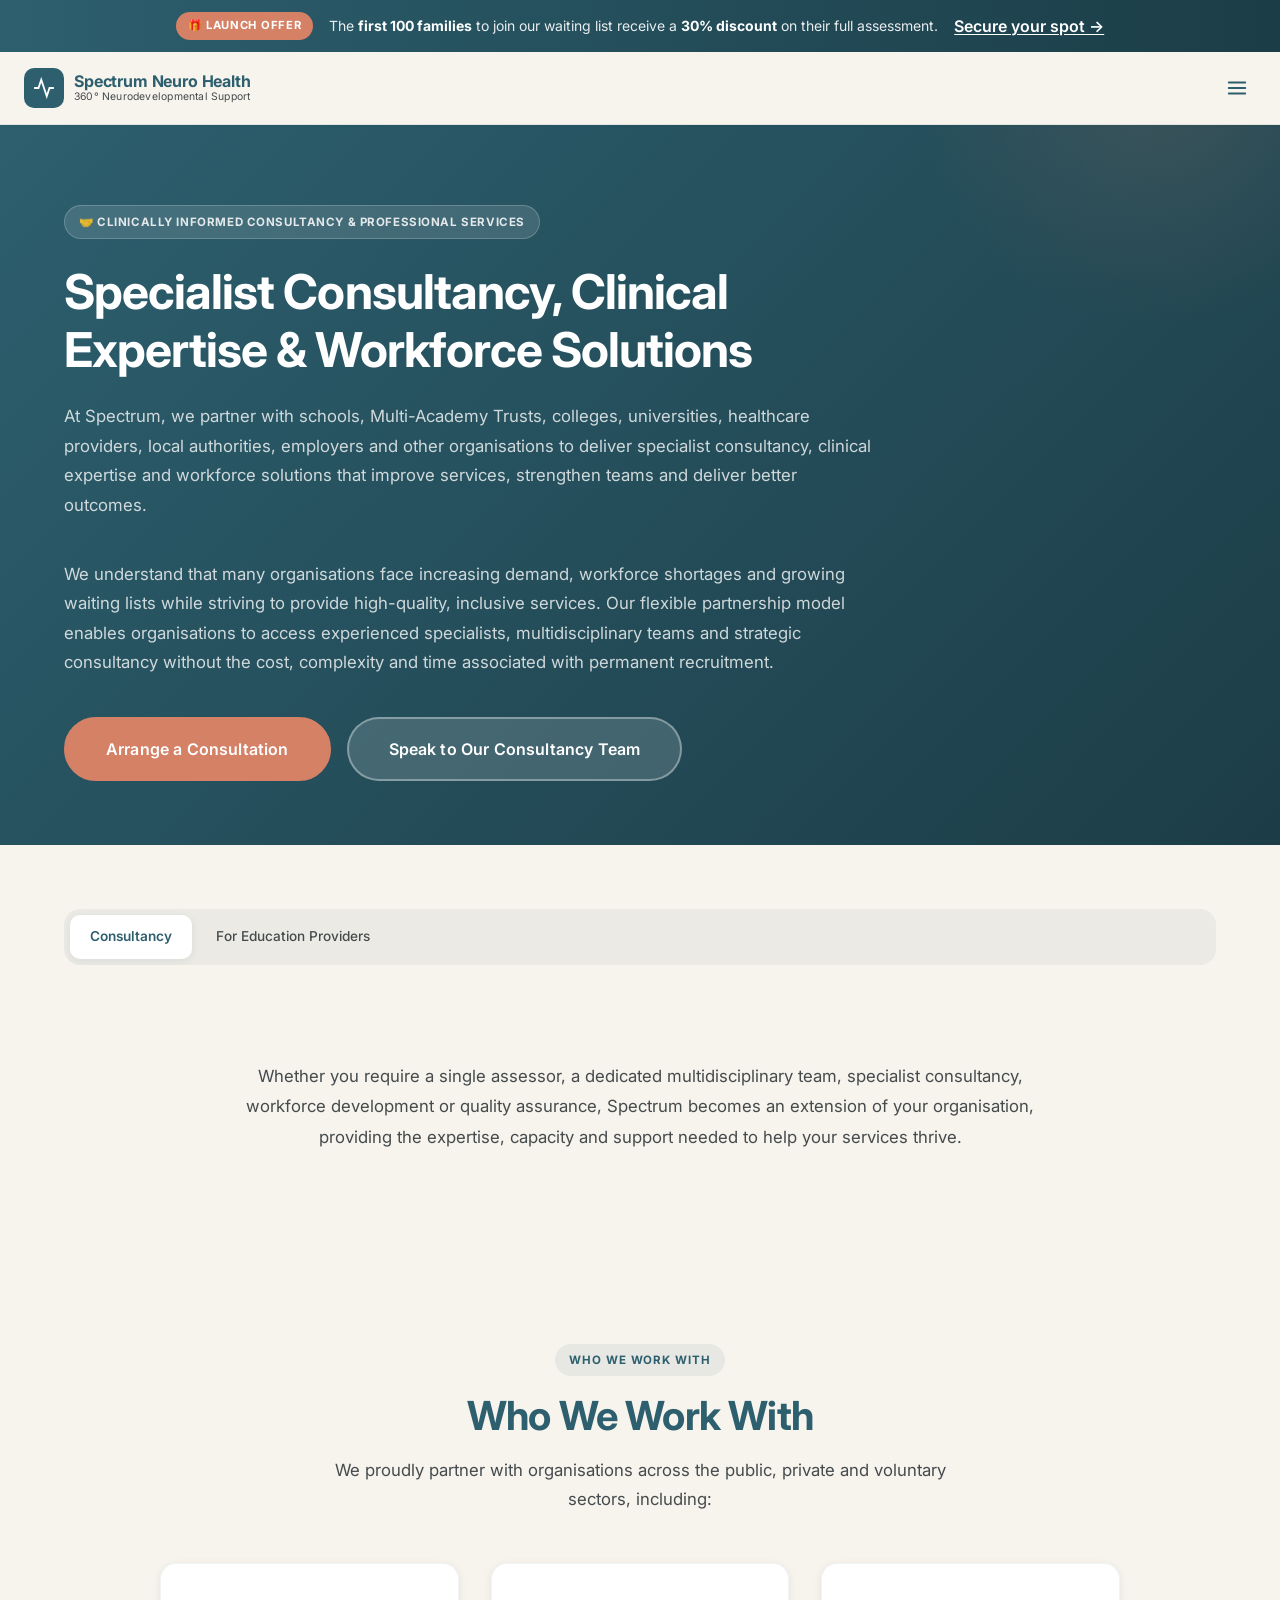
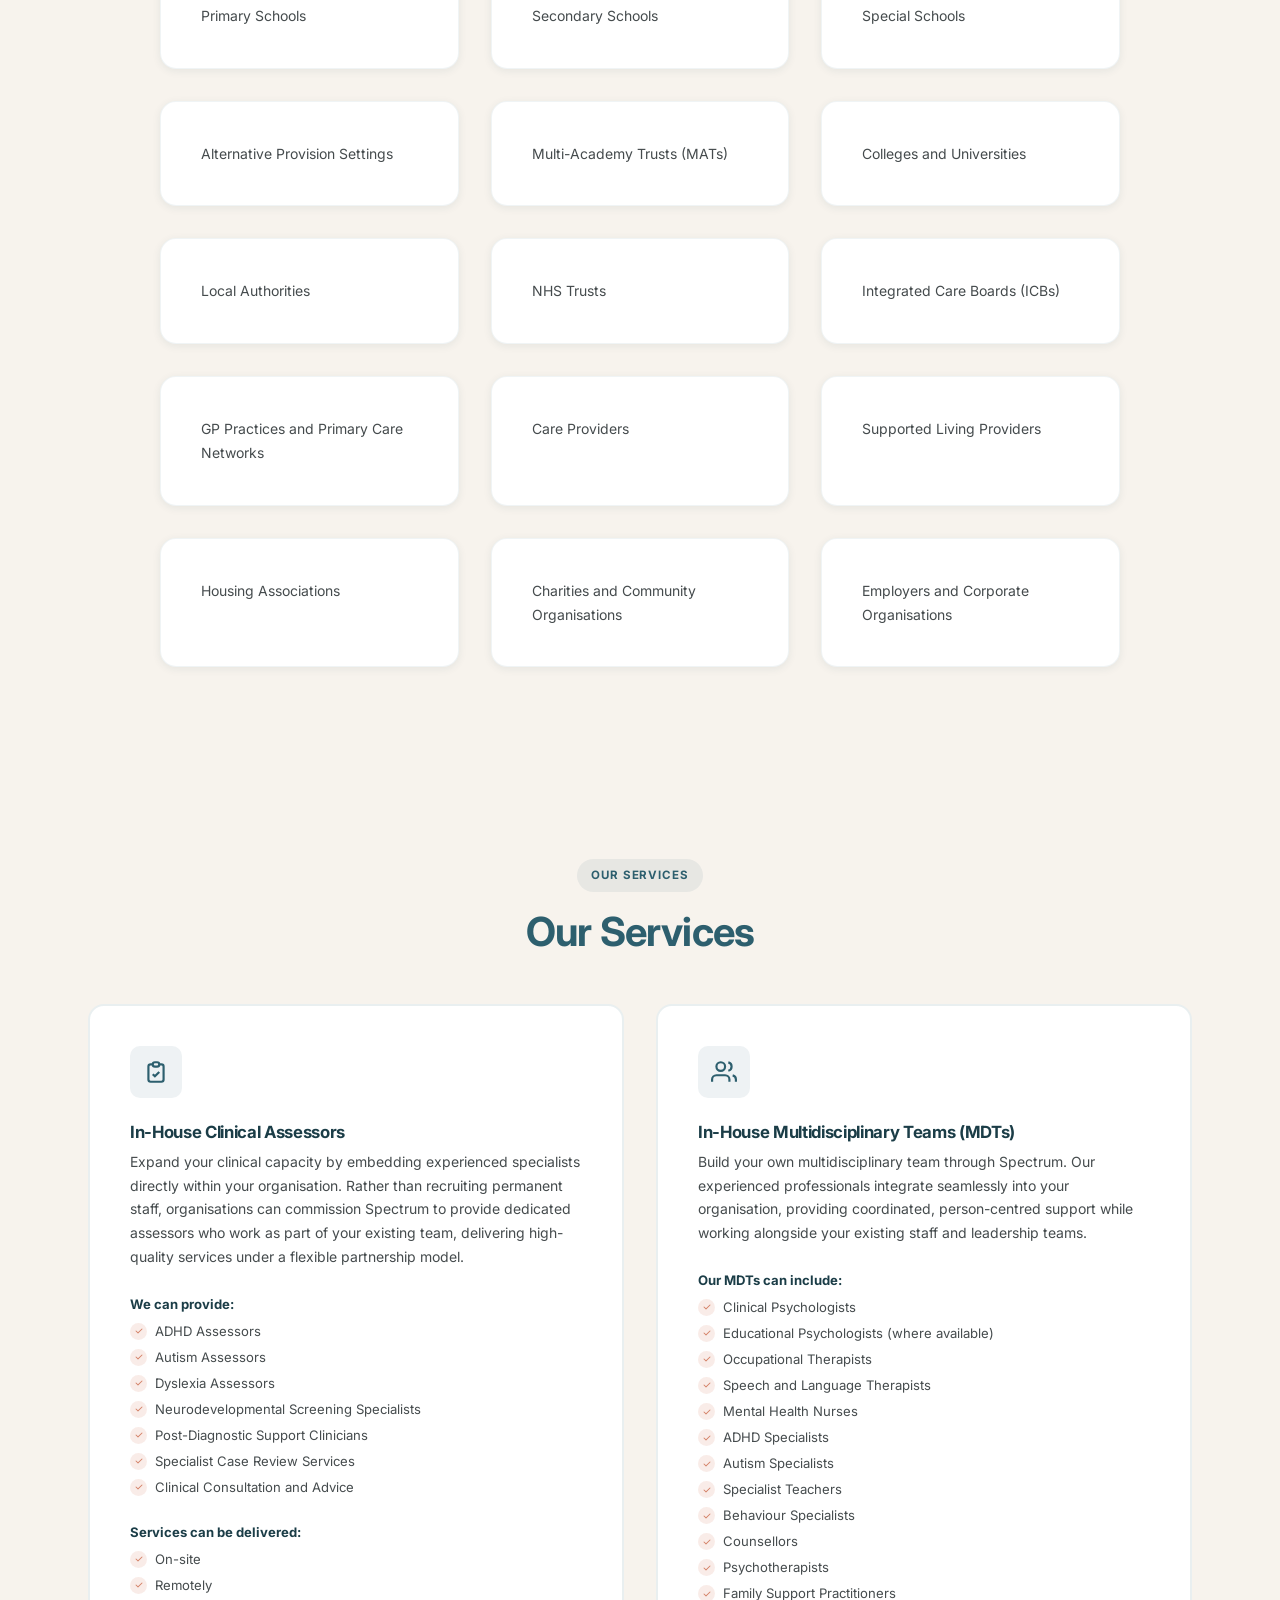
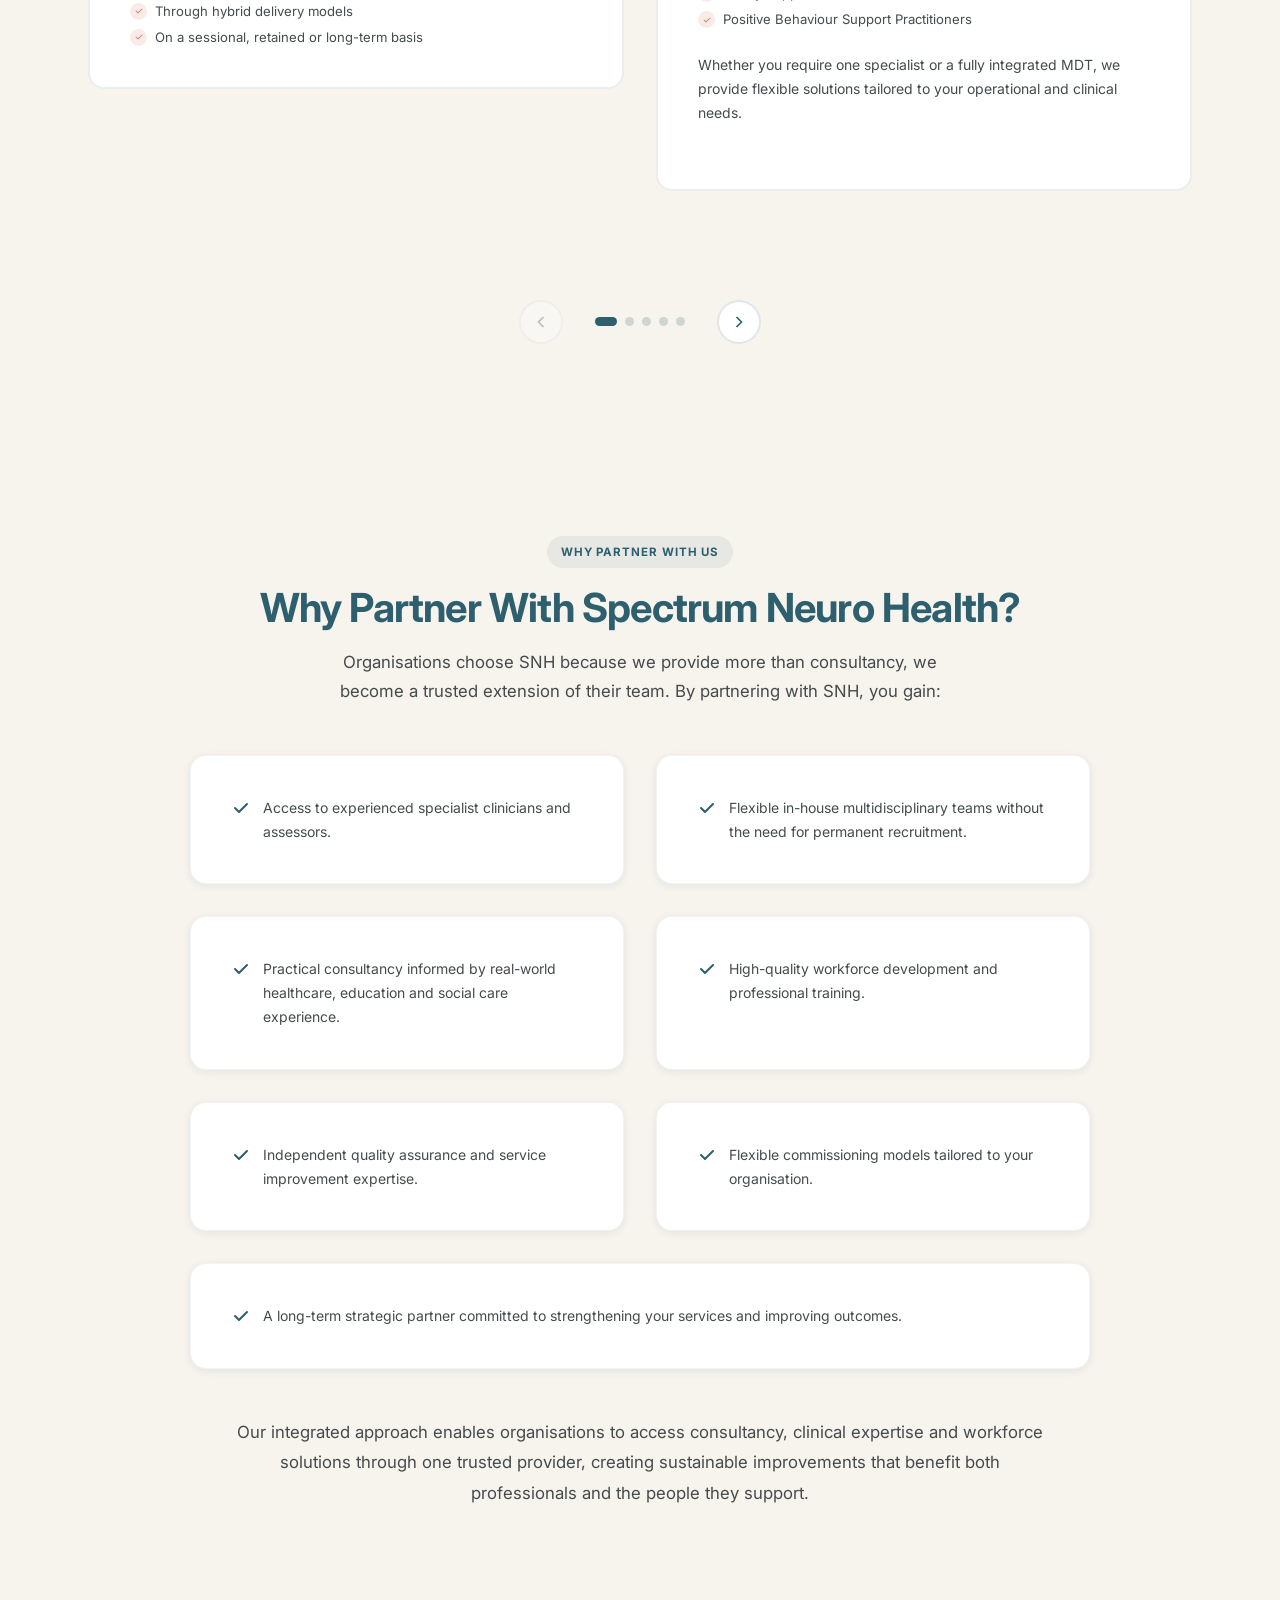
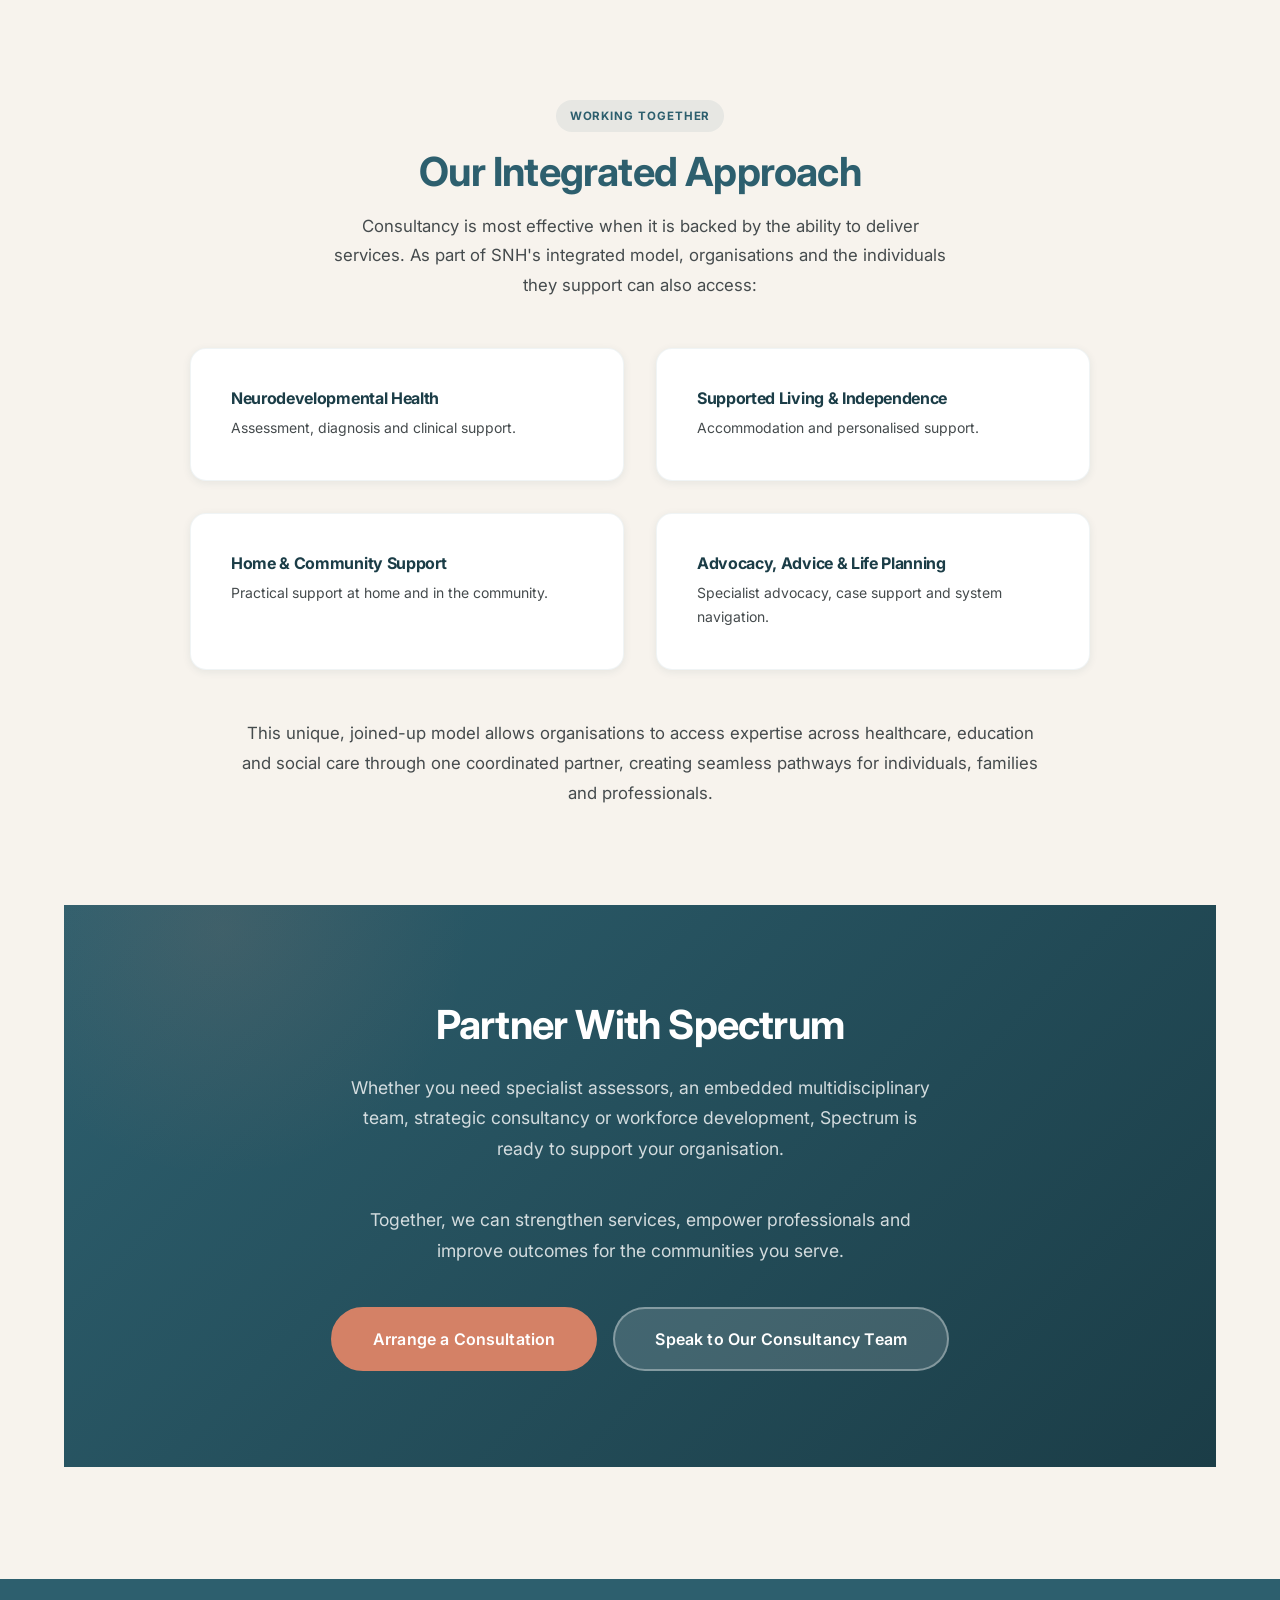
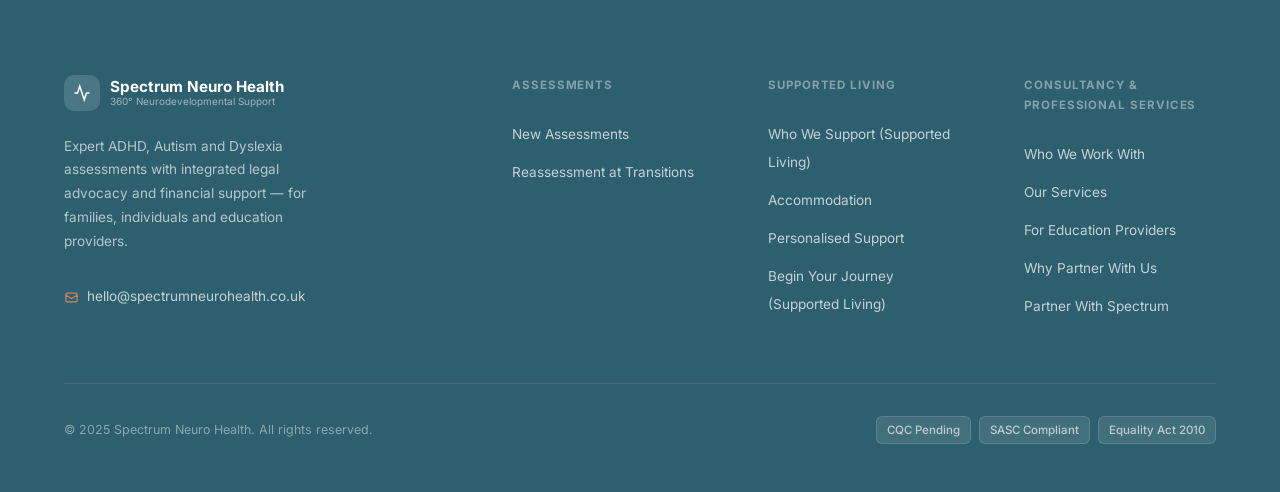
<file: consultancy-professional-services.html>
<!DOCTYPE html>
<html lang="en">
<head>
  <meta charset="UTF-8" />
  <meta name="viewport" content="width=device-width, initial-scale=1.0" />
  <meta name="description" content="Spectrum Neuro Health Consultancy & Professional Services — specialist consultancy, clinical expertise and workforce solutions for schools, healthcare providers, local authorities and employers." />
  <title>Consultancy &amp; Professional Services | Spectrum Neuro Health</title>
  <link rel="stylesheet" href="css/styles.css" />
  <link rel="preconnect" href="https://fonts.googleapis.com" />
  <link rel="preconnect" href="https://fonts.gstatic.com" crossorigin />
</head>
<body>

<!-- OFFER BANNER -->
<div class="offer-banner" role="banner">
  <div class="offer-banner__inner">
    <span class="offer-badge">🎁 Launch Offer</span>
    <p>The <strong>first 100 families</strong> to join our waiting list receive a <strong>30% discount</strong> on their full assessment.</p>
    <a href="assessments.html#waiting-list">Secure your spot &rarr;</a>
  </div>
</div>

<!-- NAVIGATION -->
<header>
  <nav class="nav" aria-label="Main navigation">
    <div class="nav__inner">
      <a href="index.html" class="nav__logo" aria-label="Spectrum Neuro Health home">
        <div class="nav__logo-mark" aria-hidden="true">
          <svg viewBox="0 0 24 24" fill="none" stroke="currentColor" stroke-width="2" stroke-linecap="round"><path d="M22 12h-4l-3 9L9 3l-3 9H2"/></svg>
        </div>
        <div class="nav__logo-text">
          <span class="nav__logo-name">Spectrum Neuro Health</span>
          <span class="nav__logo-sub">360° Neurodevelopmental Support</span>
        </div>
      </a>
      <ul class="nav__menu" role="list">
        <li class="nav__item">
          <a href="assessments.html" class="nav__link">
            Assessments
            <svg viewBox="0 0 20 20" fill="currentColor" aria-hidden="true"><path fill-rule="evenodd" d="M5.293 7.293a1 1 0 011.414 0L10 10.586l3.293-3.293a1 1 0 111.414 1.414l-4 4a1 1 0 01-1.414 0l-4-4a1 1 0 010-1.414z" clip-rule="evenodd"/></svg>
          </a>
          <div class="nav__dropdown" role="menu">
            <a href="assessments.html" class="nav__dd-item"><span class="nav__dd-icon"><svg viewBox="0 0 24 24" fill="none" stroke="currentColor" stroke-width="2"><circle cx="12" cy="12" r="10"/><path d="M12 8v4l3 3"/></svg></span><span class="nav__dd-label"><span class="nav__dd-main">New Assessments</span><span class="nav__dd-sub">ADHD, Autism &amp; Dyslexia</span></span></a>
            <a href="assessments.html#transitions" class="nav__dd-item"><span class="nav__dd-icon"><svg viewBox="0 0 24 24" fill="none" stroke="currentColor" stroke-width="2"><path d="M17 8l4 4-4 4M3 12h18"/></svg></span><span class="nav__dd-label"><span class="nav__dd-main">Reassessment at Transitions</span></span></a>
          </div>
        </li>
        <li class="nav__item">
          <a href="supported-living.html" class="nav__link">
            Supported Living
            <svg viewBox="0 0 20 20" fill="currentColor" aria-hidden="true"><path fill-rule="evenodd" d="M5.293 7.293a1 1 0 011.414 0L10 10.586l3.293-3.293a1 1 0 111.414 1.414l-4 4a1 1 0 01-1.414 0l-4-4a1 1 0 010-1.414z" clip-rule="evenodd"/></svg>
          </a>
          <div class="nav__dropdown" role="menu">
            <a href="supported-living.html#who-we-support" class="nav__dd-item"><span class="nav__dd-icon"><svg viewBox="0 0 24 24" fill="none" stroke="currentColor" stroke-width="2"><path d="M17 21v-2a4 4 0 00-4-4H5a4 4 0 00-4 4v2"/><circle cx="9" cy="7" r="4"/></svg></span><span class="nav__dd-label"><span class="nav__dd-main">Who We Support</span><span class="nav__dd-sub">Supported Living</span></span></a>
            <a href="supported-living.html#accommodation" class="nav__dd-item"><span class="nav__dd-icon"><svg viewBox="0 0 24 24" fill="none" stroke="currentColor" stroke-width="2"><path d="M3 9l9-7 9 7v11a2 2 0 01-2 2H5a2 2 0 01-2-2z"/><polyline points="9 22 9 12 15 12 15 22"/></svg></span><span class="nav__dd-label"><span class="nav__dd-main">Accommodation</span></span></a>
            <a href="supported-living.html#personalised-support" class="nav__dd-item"><span class="nav__dd-icon"><svg viewBox="0 0 24 24" fill="none" stroke="currentColor" stroke-width="2"><path d="M4.318 6.318a4.5 4.5 0 000 6.364L12 20.364l7.682-7.682a4.5 4.5 0 00-6.364-6.364L12 7.636l-1.318-1.318a4.5 4.5 0 00-6.364 0z"/></svg></span><span class="nav__dd-label"><span class="nav__dd-main">Personalised Support</span></span></a>
            <a href="supported-living.html#begin-your-journey" class="nav__dd-item"><span class="nav__dd-icon"><svg viewBox="0 0 24 24" fill="none" stroke="currentColor" stroke-width="2"><path d="M3 6l3 1m0 0l-3 9a5.002 5.002 0 006.001 0"/></svg></span><span class="nav__dd-label"><span class="nav__dd-main">Begin Your Journey</span><span class="nav__dd-sub">Supported Living</span></span></a>
          </div>
        </li>
        <li class="nav__item">
          <a href="home-community-support.html" class="nav__link">
            Home &amp; Community
            <svg viewBox="0 0 20 20" fill="currentColor" aria-hidden="true"><path fill-rule="evenodd" d="M5.293 7.293a1 1 0 011.414 0L10 10.586l3.293-3.293a1 1 0 111.414 1.414l-4 4a1 1 0 01-1.414 0l-4-4a1 1 0 010-1.414z" clip-rule="evenodd"/></svg>
          </a>
          <div class="nav__dropdown" role="menu">
            <a href="home-community-support.html#who-we-support" class="nav__dd-item"><span class="nav__dd-icon"><svg viewBox="0 0 24 24" fill="none" stroke="currentColor" stroke-width="2"><path d="M17 21v-2a4 4 0 00-4-4H5a4 4 0 00-4 4v2"/><circle cx="9" cy="7" r="4"/></svg></span><span class="nav__dd-label"><span class="nav__dd-main">Who We Support</span><span class="nav__dd-sub">Home &amp; Community Support</span></span></a>
            <a href="home-community-support.html#what-we-help-with" class="nav__dd-item"><span class="nav__dd-icon"><svg viewBox="0 0 24 24" fill="none" stroke="currentColor" stroke-width="2"><path d="M3 9l9-7 9 7v11a2 2 0 01-2 2H5a2 2 0 01-2-2z"/></svg></span><span class="nav__dd-label"><span class="nav__dd-main">What We Can Help With</span></span></a>
            <a href="home-community-support.html#get-support" class="nav__dd-item"><span class="nav__dd-icon"><svg viewBox="0 0 24 24" fill="none" stroke="currentColor" stroke-width="2"><path d="M3 6l3 1m0 0l-3 9a5.002 5.002 0 006.001 0"/></svg></span><span class="nav__dd-label"><span class="nav__dd-main">Get Support</span></span></a>
          </div>
        </li>
        <li class="nav__item">
          <a href="women.html" class="nav__link">
            Women
            <svg viewBox="0 0 20 20" fill="currentColor" aria-hidden="true"><path fill-rule="evenodd" d="M5.293 7.293a1 1 0 011.414 0L10 10.586l3.293-3.293a1 1 0 111.414 1.414l-4 4a1 1 0 01-1.414 0l-4-4a1 1 0 010-1.414z" clip-rule="evenodd"/></svg>
          </a>
          <div class="nav__dropdown" role="menu">
            <a href="women.html#understanding-neurodivergence" class="nav__dd-item"><span class="nav__dd-icon"><svg viewBox="0 0 24 24" fill="none" stroke="currentColor" stroke-width="2"><path d="M9 12l2 2 4-4m5.618-4.016A11.955 11.955 0 0112 2.944a11.955 11.955 0 01-8.618 3.04A12.02 12.02 0 003 9c0 5.591 3.824 10.29 9 11.622 5.176-1.332 9-6.03 9-11.622 0-1.042-.133-2.052-.382-3.016z"/></svg></span><span class="nav__dd-label"><span class="nav__dd-main">Understanding Neurodivergence</span></span></a>
            <a href="women.html#how-we-help" class="nav__dd-item"><span class="nav__dd-icon"><svg viewBox="0 0 24 24" fill="none" stroke="currentColor" stroke-width="2"><path d="M9 5H7a2 2 0 00-2 2v12a2 2 0 002 2h10a2 2 0 002-2V7a2 2 0 00-2-2h-2M9 5a2 2 0 002 2h2a2 2 0 002-2M9 5a2 2 0 012-2h2a2 2 0 012 2m-6 9l2 2 4-4"/></svg></span><span class="nav__dd-label"><span class="nav__dd-main">How We Help</span></span></a>
            <a href="women.html#womens-health-wellbeing" class="nav__dd-item"><span class="nav__dd-icon"><svg viewBox="0 0 24 24" fill="none" stroke="currentColor" stroke-width="2"><path d="M4.318 6.318a4.5 4.5 0 000 6.364L12 20.364l7.682-7.682a4.5 4.5 0 00-6.364-6.364L12 7.636l-1.318-1.318a4.5 4.5 0 00-6.364 0z"/></svg></span><span class="nav__dd-label"><span class="nav__dd-main">Women's Health &amp; Wellbeing</span></span></a>
            <a href="women.html#begin-your-journey" class="nav__dd-item"><span class="nav__dd-icon"><svg viewBox="0 0 24 24" fill="none" stroke="currentColor" stroke-width="2"><path d="M3 6l3 1m0 0l-3 9a5.002 5.002 0 006.001 0"/></svg></span><span class="nav__dd-label"><span class="nav__dd-main">Begin Your Journey</span><span class="nav__dd-sub">Women</span></span></a>
          </div>
        </li>
        <li class="nav__item">
          <a href="advocacy-life-planning.html" class="nav__link" aria-haspopup="true">
            Advocacy
            <svg viewBox="0 0 20 20" fill="currentColor" aria-hidden="true"><path fill-rule="evenodd" d="M5.293 7.293a1 1 0 011.414 0L10 10.586l3.293-3.293a1 1 0 111.414 1.414l-4 4a1 1 0 01-1.414 0l-4-4a1 1 0 010-1.414z" clip-rule="evenodd"/></svg>
          </a>
          <div class="nav__dropdown" role="menu">
            <a href="advocacy-life-planning.html#who-we-support" class="nav__dd-item"><span class="nav__dd-icon"><svg viewBox="0 0 24 24" fill="none" stroke="currentColor" stroke-width="2"><path d="M17 21v-2a4 4 0 00-4-4H5a4 4 0 00-4 4v2"/><circle cx="9" cy="7" r="4"/></svg></span><span class="nav__dd-label"><span class="nav__dd-main">Who We Support</span><span class="nav__dd-sub">Advocacy &amp; Life Planning</span></span></a>
            <a href="advocacy-life-planning.html#education-advocacy" class="nav__dd-item"><span class="nav__dd-icon"><svg viewBox="0 0 24 24" fill="none" stroke="currentColor" stroke-width="2"><path d="M12 14l9-5-9-5-9 5 9 5z"/></svg></span><span class="nav__dd-label"><span class="nav__dd-main">Education Advocacy</span></span></a>
            <a href="advocacy-life-planning.html#benefits-funding" class="nav__dd-item"><span class="nav__dd-icon"><svg viewBox="0 0 24 24" fill="none" stroke="currentColor" stroke-width="2"><path d="M12 8c-1.657 0-3 .895-3 2s1.343 2 3 2 3 .895 3 2-1.343 2-3 2"/></svg></span><span class="nav__dd-label"><span class="nav__dd-main">Benefits &amp; Funding</span></span></a>
            <a href="advocacy-life-planning.html#future-planning" class="nav__dd-item"><span class="nav__dd-icon"><svg viewBox="0 0 24 24" fill="none" stroke="currentColor" stroke-width="2"><path d="M12 8v4l3 3m6-3a9 9 0 11-18 0 9 9 0 0118 0z"/></svg></span><span class="nav__dd-label"><span class="nav__dd-main">Future Planning</span></span></a>
            <a href="advocacy-life-planning.html#begin-your-journey" class="nav__dd-item"><span class="nav__dd-icon"><svg viewBox="0 0 24 24" fill="none" stroke="currentColor" stroke-width="2"><path d="M3 6l3 1m0 0l-3 9a5.002 5.002 0 006.001 0"/></svg></span><span class="nav__dd-label"><span class="nav__dd-main">Begin Your Journey</span></span></a>
            <a href="advocacy-life-planning.html#legal" class="nav__dd-item"><span class="nav__dd-icon"><svg viewBox="0 0 24 24" fill="none" stroke="currentColor" stroke-width="2"><path d="M3 6l3 1m0 0l-3 9a5.002 5.002 0 006.001 0M6 7l3 9M6 7l6-2m6 2l3-1m-3 1l-3 9a5.002 5.002 0 006.001 0"/></svg></span><span class="nav__dd-label"><span class="nav__dd-main">Legal Help</span></span></a>
            <a href="advocacy-life-planning.html#financial" class="nav__dd-item"><span class="nav__dd-icon"><svg viewBox="0 0 24 24" fill="none" stroke="currentColor" stroke-width="2"><path d="M12 8c-1.657 0-3 .895-3 2s1.343 2 3 2 3 .895 3 2-1.343 2-3 2"/></svg></span><span class="nav__dd-label"><span class="nav__dd-main">Financial Support</span></span></a>
          </div>
        </li>
        <li class="nav__item">
          <a href="consultancy-professional-services.html" class="nav__link" aria-haspopup="true" aria-current="page">
            Partner with Us
            <svg viewBox="0 0 20 20" fill="currentColor" aria-hidden="true"><path fill-rule="evenodd" d="M5.293 7.293a1 1 0 011.414 0L10 10.586l3.293-3.293a1 1 0 111.414 1.414l-4 4a1 1 0 01-1.414 0l-4-4a1 1 0 010-1.414z" clip-rule="evenodd"/></svg>
          </a>
          <div class="nav__dropdown" role="menu">
            <a href="consultancy-professional-services.html#who-we-work-with" class="nav__dd-item"><span class="nav__dd-icon"><svg viewBox="0 0 24 24" fill="none" stroke="currentColor" stroke-width="2"><path d="M17 21v-2a4 4 0 00-4-4H5a4 4 0 00-4 4v2"/><circle cx="9" cy="7" r="4"/></svg></span><span class="nav__dd-label"><span class="nav__dd-main">Who We Work With</span></span></a>
            <a href="consultancy-professional-services.html#our-services" class="nav__dd-item"><span class="nav__dd-icon"><svg viewBox="0 0 24 24" fill="none" stroke="currentColor" stroke-width="2"><rect x="3" y="7" width="18" height="13" rx="2"/><path d="M8 7V5a2 2 0 012-2h4a2 2 0 012 2v2M3 12h18"/></svg></span><span class="nav__dd-label"><span class="nav__dd-main">Our Services</span></span></a>
            <a href="consultancy-professional-services.html#why-partner" class="nav__dd-item"><span class="nav__dd-icon"><svg viewBox="0 0 24 24" fill="none" stroke="currentColor" stroke-width="2"><path d="M9 12l2 2 4-4m5.618-4.016A11.955 11.955 0 0112 2.944a11.955 11.955 0 01-8.618 3.04A12.02 12.02 0 003 9c0 5.591 3.824 10.29 9 11.622 5.176-1.332 9-6.03 9-11.622 0-1.042-.133-2.052-.382-3.016z"/></svg></span><span class="nav__dd-label"><span class="nav__dd-main">Why Partner With Us</span></span></a>
            <a href="consultancy-professional-services.html#partner-with-spectrum" class="nav__dd-item"><span class="nav__dd-icon"><svg viewBox="0 0 24 24" fill="none" stroke="currentColor" stroke-width="2"><path d="M3 6l3 1m0 0l-3 9a5.002 5.002 0 006.001 0"/></svg></span><span class="nav__dd-label"><span class="nav__dd-main">Partner With Spectrum</span></span></a>
            <a href="#education" class="nav__dd-item"><span class="nav__dd-icon"><svg viewBox="0 0 24 24" fill="none" stroke="currentColor" stroke-width="2"><path d="M12 14l9-5-9-5-9 5 9 5z"/></svg></span><span class="nav__dd-label"><span class="nav__dd-main">For Education Providers</span></span></a>
          </div>
        </li>
        <li class="nav__item">
          <a href="our-approach.html" class="nav__link">
            Our Approach
            <svg viewBox="0 0 20 20" fill="currentColor" aria-hidden="true"><path fill-rule="evenodd" d="M5.293 7.293a1 1 0 011.414 0L10 10.586l3.293-3.293a1 1 0 111.414 1.414l-4 4a1 1 0 01-1.414 0l-4-4a1 1 0 010-1.414z" clip-rule="evenodd"/></svg>
          </a>
          <div class="nav__dropdown" role="menu">
            <a href="our-approach.html#the-journey" class="nav__dd-item"><span class="nav__dd-icon"><svg viewBox="0 0 24 24" fill="none" stroke="currentColor" stroke-width="2"><path d="M17 8l4 4-4 4M3 12h18"/></svg></span><span class="nav__dd-label"><span class="nav__dd-main">The Journey</span></span></a>
            <a href="our-approach.html#our-philosophy" class="nav__dd-item"><span class="nav__dd-icon"><svg viewBox="0 0 24 24" fill="none" stroke="currentColor" stroke-width="2"><path d="M9 12l2 2 4-4m5.618-4.016A11.955 11.955 0 0112 2.944a11.955 11.955 0 01-8.618 3.04A12.02 12.02 0 003 9c0 5.591 3.824 10.29 9 11.622 5.176-1.332 9-6.03 9-11.622 0-1.042-.133-2.052-.382-3.016z"/></svg></span><span class="nav__dd-label"><span class="nav__dd-main">Our Philosophy</span></span></a>
            <a href="our-approach.html#our-integrated-model" class="nav__dd-item"><span class="nav__dd-icon"><svg viewBox="0 0 24 24" fill="none" stroke="currentColor" stroke-width="2"><path d="M17 21v-2a4 4 0 00-4-4H5a4 4 0 00-4 4v2"/><circle cx="9" cy="7" r="4"/><path d="M23 21v-2a4 4 0 00-3-3.87"/><path d="M16 3.13a4 4 0 010 7.75"/></svg></span><span class="nav__dd-label"><span class="nav__dd-main">Our Integrated Model</span></span></a>
            <a href="our-approach.html#why-integration-matters" class="nav__dd-item"><span class="nav__dd-icon"><svg viewBox="0 0 24 24" fill="none" stroke="currentColor" stroke-width="2"><path d="M3 6l3 1m0 0l-3 9a5.002 5.002 0 006.001 0"/></svg></span><span class="nav__dd-label"><span class="nav__dd-main">Why Integration Matters</span></span></a>
          </div>
        </li>
      </ul>
      <div class="nav__cta-area">
        <a href="assessments.html#waiting-list" class="btn btn--primary btn--sm">Join Waiting List</a>
      </div>
      <button class="nav__mobile-btn" aria-label="Open menu">
        <svg width="22" height="22" viewBox="0 0 24 24" fill="none" stroke="currentColor" stroke-width="2" stroke-linecap="round" aria-hidden="true"><line x1="3" y1="6" x2="21" y2="6"/><line x1="3" y1="12" x2="21" y2="12"/><line x1="3" y1="18" x2="21" y2="18"/></svg>
      </button>
    </div>
  </nav>
</header>

<!-- Mobile menu -->
<div class="mobile-menu" role="dialog" aria-modal="true">
  <div class="mobile-menu__panel">
    <div class="mobile-menu__head">
      <span style="font-weight:700;color:var(--teal);">Menu</span>
      <button class="mobile-menu__close" aria-label="Close menu"><svg width="18" height="18" viewBox="0 0 24 24" fill="none" stroke="currentColor" stroke-width="2"><line x1="18" y1="6" x2="6" y2="18"/><line x1="6" y1="6" x2="18" y2="18"/></svg></button>
    </div>
    <nav>
      <p class="mobile-sec-title">Assessments</p>
      <a href="assessments.html" class="mobile-link"><svg viewBox="0 0 24 24" fill="none" stroke="currentColor" stroke-width="2" width="18" height="18"><circle cx="12" cy="12" r="10"/></svg> New Assessments</a>
      <p class="mobile-sec-title">Supported Living</p>
      <a href="supported-living.html#who-we-support" class="mobile-link"><svg viewBox="0 0 24 24" fill="none" stroke="currentColor" stroke-width="2" width="18" height="18"><path d="M17 21v-2a4 4 0 00-4-4H5a4 4 0 00-4 4v2"/><circle cx="9" cy="7" r="4"/></svg> Who We Support (Supported Living)</a>
      <a href="supported-living.html#accommodation" class="mobile-link"><svg viewBox="0 0 24 24" fill="none" stroke="currentColor" stroke-width="2" width="18" height="18"><path d="M3 9l9-7 9 7v11a2 2 0 01-2 2H5a2 2 0 01-2-2z"/></svg> Accommodation</a>
      <a href="supported-living.html#personalised-support" class="mobile-link"><svg viewBox="0 0 24 24" fill="none" stroke="currentColor" stroke-width="2" width="18" height="18"><path d="M4.318 6.318a4.5 4.5 0 000 6.364L12 20.364l7.682-7.682a4.5 4.5 0 00-6.364-6.364"/></svg> Personalised Support</a>
      <a href="supported-living.html#begin-your-journey" class="mobile-link"><svg viewBox="0 0 24 24" fill="none" stroke="currentColor" stroke-width="2" width="18" height="18"><path d="M3 6l3 1m0 0l-3 9a5.002 5.002 0 006.001 0"/></svg> Begin Your Journey (Supported Living)</a>
      <p class="mobile-sec-title">Home &amp; Community Support</p>
      <a href="home-community-support.html#who-we-support" class="mobile-link"><svg viewBox="0 0 24 24" fill="none" stroke="currentColor" stroke-width="2" width="18" height="18"><path d="M17 21v-2a4 4 0 00-4-4H5a4 4 0 00-4 4v2"/><circle cx="9" cy="7" r="4"/></svg> Who We Support (Home &amp; Community)</a>
      <a href="home-community-support.html#what-we-help-with" class="mobile-link"><svg viewBox="0 0 24 24" fill="none" stroke="currentColor" stroke-width="2" width="18" height="18"><path d="M3 9l9-7 9 7v11a2 2 0 01-2 2H5a2 2 0 01-2-2z"/></svg> What We Can Help With</a>
      <a href="home-community-support.html#get-support" class="mobile-link"><svg viewBox="0 0 24 24" fill="none" stroke="currentColor" stroke-width="2" width="18" height="18"><path d="M3 6l3 1m0 0l-3 9a5.002 5.002 0 006.001 0"/></svg> Get Support</a>
            <p class="mobile-sec-title">Women</p>
      <a href="women.html#understanding-neurodivergence" class="mobile-link"><svg viewBox="0 0 24 24" fill="none" stroke="currentColor" stroke-width="2" width="18" height="18"><path d="M9 12l2 2 4-4m5.618-4.016A11.955 11.955 0 0112 2.944"/></svg> Understanding Neurodivergence</a>
      <a href="women.html#how-we-help" class="mobile-link"><svg viewBox="0 0 24 24" fill="none" stroke="currentColor" stroke-width="2" width="18" height="18"><path d="M9 5H7a2 2 0 00-2 2v12a2 2 0 002 2h10a2 2 0 002-2V7a2 2 0 00-2-2h-2M9 5a2 2 0 002 2h2a2 2 0 002-2"/></svg> How We Help</a>
      <a href="women.html#womens-health-wellbeing" class="mobile-link"><svg viewBox="0 0 24 24" fill="none" stroke="currentColor" stroke-width="2" width="18" height="18"><path d="M4.318 6.318a4.5 4.5 0 000 6.364L12 20.364l7.682-7.682a4.5 4.5 0 00-6.364-6.364"/></svg> Women's Health &amp; Wellbeing</a>
      <a href="women.html#begin-your-journey" class="mobile-link"><svg viewBox="0 0 24 24" fill="none" stroke="currentColor" stroke-width="2" width="18" height="18"><path d="M3 6l3 1m0 0l-3 9a5.002 5.002 0 006.001 0"/></svg> Begin Your Journey (Women)</a>
<p class="mobile-sec-title">Advocacy &amp; Life Planning</p>
      <a href="advocacy-life-planning.html#who-we-support" class="mobile-link"><svg viewBox="0 0 24 24" fill="none" stroke="currentColor" stroke-width="2" width="18" height="18"><path d="M17 21v-2a4 4 0 00-4-4H5a4 4 0 00-4 4v2"/><circle cx="9" cy="7" r="4"/></svg> Who We Support (Advocacy)</a>
      <a href="advocacy-life-planning.html#education-advocacy" class="mobile-link"><svg viewBox="0 0 24 24" fill="none" stroke="currentColor" stroke-width="2" width="18" height="18"><path d="M12 14l9-5-9-5-9 5 9 5z"/></svg> Education Advocacy</a>
      <a href="advocacy-life-planning.html#benefits-funding" class="mobile-link"><svg viewBox="0 0 24 24" fill="none" stroke="currentColor" stroke-width="2" width="18" height="18"><path d="M12 8c-1.657 0-3 .895-3 2"/></svg> Benefits &amp; Funding</a>
      <a href="advocacy-life-planning.html#begin-your-journey" class="mobile-link"><svg viewBox="0 0 24 24" fill="none" stroke="currentColor" stroke-width="2" width="18" height="18"><path d="M3 6l3 1m0 0l-3 9a5.002 5.002 0 006.001 0"/></svg> Begin Your Journey</a>
      <a href="advocacy-life-planning.html#legal" class="mobile-link"><svg viewBox="0 0 24 24" fill="none" stroke="currentColor" stroke-width="2" width="18" height="18"><path d="M3 6l3 1m0 0l-3 9a5.002 5.002 0 006.001 0"/></svg> Legal Help</a>
      <a href="advocacy-life-planning.html#financial" class="mobile-link"><svg viewBox="0 0 24 24" fill="none" stroke="currentColor" stroke-width="2" width="18" height="18"><path d="M12 8c-1.657 0-3 .895-3 2"/></svg> Financial Support</a>
      <p class="mobile-sec-title">Consultancy &amp; Professional Services</p>
      <a href="consultancy-professional-services.html#who-we-work-with" class="mobile-link"><svg viewBox="0 0 24 24" fill="none" stroke="currentColor" stroke-width="2" width="18" height="18"><path d="M17 21v-2a4 4 0 00-4-4H5a4 4 0 00-4 4v2"/><circle cx="9" cy="7" r="4"/></svg> Who We Work With</a>
      <a href="consultancy-professional-services.html#our-services" class="mobile-link"><svg viewBox="0 0 24 24" fill="none" stroke="currentColor" stroke-width="2" width="18" height="18"><rect x="3" y="7" width="18" height="13" rx="2"/></svg> Our Services</a>
      <a href="consultancy-professional-services.html#why-partner" class="mobile-link"><svg viewBox="0 0 24 24" fill="none" stroke="currentColor" stroke-width="2" width="18" height="18"><path d="M9 12l2 2 4-4m5.618-4.016A11.955 11.955 0 0112 2.944"/></svg> Why Partner With Us</a>
      <a href="consultancy-professional-services.html#partner-with-spectrum" class="mobile-link"><svg viewBox="0 0 24 24" fill="none" stroke="currentColor" stroke-width="2" width="18" height="18"><path d="M3 6l3 1m0 0l-3 9a5.002 5.002 0 006.001 0"/></svg> Partner With Spectrum</a>
      <a href="#education" class="mobile-link"><svg viewBox="0 0 24 24" fill="none" stroke="currentColor" stroke-width="2" width="18" height="18"><path d="M12 14l9-5-9-5-9 5 9 5z"/></svg> For Education Providers</a>
      <p class="mobile-sec-title">Our Approach</p>
      <a href="our-approach.html#the-journey" class="mobile-link"><svg viewBox="0 0 24 24" fill="none" stroke="currentColor" stroke-width="2" width="18" height="18"><path d="M17 8l4 4-4 4M3 12h18"/></svg> The Journey</a>
      <a href="our-approach.html#our-philosophy" class="mobile-link"><svg viewBox="0 0 24 24" fill="none" stroke="currentColor" stroke-width="2" width="18" height="18"><path d="M9 12l2 2 4-4m5.618-4.016A11.955 11.955 0 0112 2.944"/></svg> Our Philosophy</a>
      <a href="our-approach.html#our-integrated-model" class="mobile-link"><svg viewBox="0 0 24 24" fill="none" stroke="currentColor" stroke-width="2" width="18" height="18"><path d="M17 21v-2a4 4 0 00-4-4H5a4 4 0 00-4 4v2"/><circle cx="9" cy="7" r="4"/></svg> Our Integrated Model</a>
      <a href="our-approach.html#why-integration-matters" class="mobile-link"><svg viewBox="0 0 24 24" fill="none" stroke="currentColor" stroke-width="2" width="18" height="18"><path d="M3 6l3 1m0 0l-3 9a5.002 5.002 0 006.001 0"/></svg> Why Integration Matters</a>
      <div class="mobile-menu__cta"><a href="assessments.html#waiting-list" class="btn btn--primary btn--full">Join Waiting List</a></div>
    </nav>
  </div>
</div>

<!-- PAGE HERO -->
<main id="main-content">
<section class="page-hero" style="background:linear-gradient(135deg,#2d5f6e 0%,#1c3d47 100%);" aria-labelledby="cps-heading">
  <div class="container">
    <div class="page-hero__inner">
      <div class="page-hero__badge">🤝 Clinically Informed Consultancy &amp; Professional Services</div>
      <h1 class="page-hero__title" id="cps-heading">Specialist Consultancy, Clinical Expertise &amp; Workforce Solutions</h1>
      <p class="page-hero__sub">At Spectrum, we partner with schools, Multi-Academy Trusts, colleges, universities, healthcare providers, local authorities, employers and other organisations to deliver specialist consultancy, clinical expertise and workforce solutions that improve services, strengthen teams and deliver better outcomes.</p>
      <p class="page-hero__sub">We understand that many organisations face increasing demand, workforce shortages and growing waiting lists while striving to provide high-quality, inclusive services. Our flexible partnership model enables organisations to access experienced specialists, multidisciplinary teams and strategic consultancy without the cost, complexity and time associated with permanent recruitment.</p>
      <div class="page-hero__btns">
        <a href="#partner-with-spectrum" class="btn btn--primary btn--lg">Arrange a Consultation</a>
        <a href="#partner-with-spectrum" class="btn btn--ghost btn--lg">Speak to Our Consultancy Team</a>
      </div>
    </div>
  </div>
</section>

<!-- TABS NAV (sticky anchor) -->
<section class="section--sm bg-oat" id="tabs-section">
  <div class="container">
    <div class="tabs" role="tablist" aria-label="Consultancy &amp; Education sections">
      <div class="tabs__nav">
        <button class="tabs__btn active" role="tab" aria-selected="true"  data-tab="consultancy" aria-controls="panel-consultancy">Consultancy</button>
        <button class="tabs__btn"        role="tab" aria-selected="false" data-tab="education"   aria-controls="panel-education">For Education Providers</button>
      </div>

      <!-- ════════════════════════════════
           TAB 1: CONSULTANCY (original page content)
           ════════════════════════════════ -->
      <div class="tab-panel active" id="panel-consultancy" role="tabpanel">
<!-- INTRO -->
<section class="section" aria-labelledby="intro-heading">
  <div class="container">
    <div style="max-width:820px;margin:0 auto;text-align:center;" class="anim">
      <h2 id="intro-heading" class="sr-only" style="position:absolute;width:1px;height:1px;overflow:hidden;">About This Service</h2>
      <p style="font-size:1.05rem;line-height:1.8;color:var(--charcoal);">Whether you require a single assessor, a dedicated multidisciplinary team, specialist consultancy, workforce development or quality assurance, Spectrum becomes an extension of your organisation, providing the expertise, capacity and support needed to help your services thrive.</p>
    </div>
  </div>
</section>

<!-- WHO WE WORK WITH -->
<section class="section bg-oat" id="who-we-work-with" aria-labelledby="who-work-heading">
  <div class="container">
    <div class="sec-hd sec-hd--center anim">
      <span class="sec-tag">Who We Work With</span>
      <h2 id="who-work-heading">Who We Work With</h2>
      <p>We proudly partner with organisations across the public, private and voluntary sectors, including:</p>
    </div>

    <div class="grid-3 anim" style="max-width:960px;margin:0 auto;">
      <div class="trust-card"><p class="trust-card__text">Primary Schools</p></div>
      <div class="trust-card"><p class="trust-card__text">Secondary Schools</p></div>
      <div class="trust-card"><p class="trust-card__text">Special Schools</p></div>
      <div class="trust-card"><p class="trust-card__text">Alternative Provision Settings</p></div>
      <div class="trust-card"><p class="trust-card__text">Multi-Academy Trusts (MATs)</p></div>
      <div class="trust-card"><p class="trust-card__text">Colleges and Universities</p></div>
      <div class="trust-card"><p class="trust-card__text">Local Authorities</p></div>
      <div class="trust-card"><p class="trust-card__text">NHS Trusts</p></div>
      <div class="trust-card"><p class="trust-card__text">Integrated Care Boards (ICBs)</p></div>
      <div class="trust-card"><p class="trust-card__text">GP Practices and Primary Care Networks</p></div>
      <div class="trust-card"><p class="trust-card__text">Care Providers</p></div>
      <div class="trust-card"><p class="trust-card__text">Supported Living Providers</p></div>
      <div class="trust-card"><p class="trust-card__text">Housing Associations</p></div>
      <div class="trust-card"><p class="trust-card__text">Charities and Community Organisations</p></div>
      <div class="trust-card"><p class="trust-card__text">Employers and Corporate Organisations</p></div>
    </div>
  </div>
</section>

<!-- OUR SERVICES — CAROUSEL, 2 AT A TIME -->
<section class="section" id="our-services" aria-labelledby="services-heading">
  <div class="container">
    <div class="sec-hd sec-hd--center anim">
      <span class="sec-tag">Our Services</span>
      <h2 id="services-heading">Our Services</h2>
    </div>

    <div class="service-carousel anim" data-per-view="2">
      <div class="service-carousel__viewport">
        <div class="service-carousel__track">

          <!-- In-House Clinical Assessors -->
          <div class="pillar-card">
            <div class="pillar-icon"><svg viewBox="0 0 24 24" fill="none" stroke="currentColor" stroke-width="2"><path d="M9 5H7a2 2 0 00-2 2v12a2 2 0 002 2h10a2 2 0 002-2V7a2 2 0 00-2-2h-2M9 5a2 2 0 002 2h2a2 2 0 002-2M9 5a2 2 0 012-2h2a2 2 0 012 2m-6 9l2 2 4-4"/></svg></div>
            <h3 class="pillar-title">In-House Clinical Assessors</h3>
            <p class="pillar-text">Expand your clinical capacity by embedding experienced specialists directly within your organisation. Rather than recruiting permanent staff, organisations can commission Spectrum to provide dedicated assessors who work as part of your existing team, delivering high-quality services under a flexible partnership model.</p>
            <p style="font-size:.82rem;font-weight:700;color:var(--teal-deep);margin-bottom:6px;">We can provide:</p>
            <ul class="pillar-list">
              <li>ADHD Assessors</li>
              <li>Autism Assessors</li>
              <li>Dyslexia Assessors</li>
              <li>Neurodevelopmental Screening Specialists</li>
              <li>Post-Diagnostic Support Clinicians</li>
              <li>Specialist Case Review Services</li>
              <li>Clinical Consultation and Advice</li>
            </ul>
            <p style="font-size:.82rem;font-weight:700;color:var(--teal-deep);margin:var(--sp-3) 0 6px;">Services can be delivered:</p>
            <ul class="pillar-list">
              <li>On-site</li>
              <li>Remotely</li>
              <li>Through hybrid delivery models</li>
              <li>On a sessional, retained or long-term basis</li>
            </ul>
          </div>

          <!-- In-House Multidisciplinary Teams (MDTs) -->
          <div class="pillar-card">
            <div class="pillar-icon"><svg viewBox="0 0 24 24" fill="none" stroke="currentColor" stroke-width="2"><path d="M17 21v-2a4 4 0 00-4-4H5a4 4 0 00-4 4v2"/><circle cx="9" cy="7" r="4"/><path d="M23 21v-2a4 4 0 00-3-3.87"/><path d="M16 3.13a4 4 0 010 7.75"/></svg></div>
            <h3 class="pillar-title">In-House Multidisciplinary Teams (MDTs)</h3>
            <p class="pillar-text">Build your own multidisciplinary team through Spectrum. Our experienced professionals integrate seamlessly into your organisation, providing coordinated, person-centred support while working alongside your existing staff and leadership teams.</p>
            <p style="font-size:.82rem;font-weight:700;color:var(--teal-deep);margin-bottom:6px;">Our MDTs can include:</p>
            <ul class="pillar-list">
              <li>Clinical Psychologists</li>
              <li>Educational Psychologists (where available)</li>
              <li>Occupational Therapists</li>
              <li>Speech and Language Therapists</li>
              <li>Mental Health Nurses</li>
              <li>ADHD Specialists</li>
              <li>Autism Specialists</li>
              <li>Specialist Teachers</li>
              <li>Behaviour Specialists</li>
              <li>Counsellors</li>
              <li>Psychotherapists</li>
              <li>Family Support Practitioners</li>
              <li>Positive Behaviour Support Practitioners</li>
            </ul>
            <p class="pillar-text" style="margin-top:var(--sp-3);">Whether you require one specialist or a fully integrated MDT, we provide flexible solutions tailored to your operational and clinical needs.</p>
          </div>

          <!-- SEND & Inclusion Consultancy -->
          <div class="pillar-card">
            <div class="pillar-icon"><svg viewBox="0 0 24 24" fill="none" stroke="currentColor" stroke-width="2"><path d="M12 14l9-5-9-5-9 5 9 5z"/><path d="M12 14l6.16-3.422a12.083 12.083 0 01.665 6.479A11.952 11.952 0 0112 20.055a11.952 11.952 0 00-6.824-2.998 12.078 12.078 0 01.665-6.479L12 14z"/></svg></div>
            <h3 class="pillar-title">SEND &amp; Inclusion Consultancy</h3>
            <p class="pillar-text">Supporting educational settings to develop outstanding inclusive practice.</p>
            <p style="font-size:.82rem;font-weight:700;color:var(--teal-deep);margin-bottom:6px;">Our consultancy services include:</p>
            <ul class="pillar-list">
              <li>Whole-School SEND Reviews</li>
              <li>SEND Quality Audits</li>
              <li>EHCP Quality Audits</li>
              <li>Inclusion Audits</li>
              <li>Graduated Approach Reviews</li>
              <li>SEND Strategy Development</li>
              <li>Provision Mapping Reviews</li>
              <li>OFSTED Readiness</li>
              <li>Individual Case Consultation</li>
              <li>School Improvement Planning</li>
            </ul>
            <p class="pillar-text" style="margin-top:var(--sp-3);">We work alongside senior leaders to strengthen SEND provision, improve compliance and create inclusive learning environments where every learner can thrive.</p>
          </div>

          <!-- Workforce Development & Training -->
          <div class="pillar-card">
            <div class="pillar-icon"><svg viewBox="0 0 24 24" fill="none" stroke="currentColor" stroke-width="2"><path d="M12 14l9-5-9-5-9 5 9 5z"/><path d="M12 14L3 9m9 5l9-5M12 14v7"/></svg></div>
            <h3 class="pillar-title">Workforce Development &amp; Training</h3>
            <p class="pillar-text">Empowering professionals with the knowledge, confidence and practical skills to deliver outstanding support.</p>
            <p style="font-size:.82rem;font-weight:700;color:var(--teal-deep);margin-bottom:6px;">Training programmes include:</p>
            <ul class="pillar-list">
              <li>Autism</li>
              <li>ADHD</li>
              <li>Dyslexia</li>
              <li>Dyspraxia</li>
              <li>Neurodiversity in Education</li>
              <li>Neurodiversity in the Workplace</li>
              <li>Positive Behaviour Support</li>
              <li>Trauma-Informed Practice</li>
              <li>Mental Health Awareness</li>
              <li>Sensory Processing</li>
              <li>Reasonable Adjustments</li>
              <li>Inclusive Leadership</li>
              <li>Communication Strategies</li>
              <li>Safeguarding</li>
              <li>Bespoke Training Programmes</li>
            </ul>
            <p style="font-size:.82rem;font-weight:700;color:var(--teal-deep);margin:var(--sp-3) 0 6px;">Training can be delivered through:</p>
            <ul class="pillar-list">
              <li>INSET Days</li>
              <li>Conferences</li>
              <li>Twilight Sessions</li>
              <li>Leadership Development</li>
              <li>Bespoke Organisational Programmes</li>
            </ul>
          </div>

          <!-- Quality Assurance & Service Improvement -->
          <div class="pillar-card">
            <div class="pillar-icon"><svg viewBox="0 0 24 24" fill="none" stroke="currentColor" stroke-width="2"><path d="M9 12l2 2 4-4m5.618-4.016A11.955 11.955 0 0112 2.944a11.955 11.955 0 01-8.618 3.04A12.02 12.02 0 003 9c0 5.591 3.824 10.29 9 11.622 5.176-1.332 9-6.03 9-11.622 0-1.042-.133-2.052-.382-3.016z"/></svg></div>
            <h3 class="pillar-title">Quality Assurance &amp; Service Improvement</h3>
            <p class="pillar-text">Driving continuous improvement through independent evaluation and expert recommendations.</p>
            <p style="font-size:.82rem;font-weight:700;color:var(--teal-deep);margin-bottom:6px;">Our quality assurance services include:</p>
            <ul class="pillar-list">
              <li>Service Audits</li>
              <li>EHCP Quality Audits</li>
              <li>Compliance Reviews</li>
              <li>Clinical Governance Support</li>
              <li>Case File Audits</li>
              <li>Service Evaluations</li>
              <li>Outcome Measurement</li>
              <li>Quality Improvement Planning</li>
              <li>Independent Reviews</li>
              <li>Best Practice Benchmarking</li>
            </ul>
            <p class="pillar-text" style="margin-top:var(--sp-3);">We provide clear, practical recommendations that support organisations to improve quality, strengthen governance and achieve sustainable improvements.</p>
          </div>

          <!-- Strategic Consultancy -->
          <div class="pillar-card">
            <div class="pillar-icon"><svg viewBox="0 0 24 24" fill="none" stroke="currentColor" stroke-width="2"><path d="M13 10V3L4 14h7v7l9-11h-7z"/></svg></div>
            <h3 class="pillar-title">Strategic Consultancy</h3>
            <p class="pillar-text">Supporting organisations to design, develop and transform services.</p>
            <p style="font-size:.82rem;font-weight:700;color:var(--teal-deep);margin-bottom:6px;">Our strategic consultancy includes:</p>
            <ul class="pillar-list">
              <li>Service Design</li>
              <li>Service Transformation</li>
              <li>Neurodiversity Strategy</li>
              <li>SEND Strategy</li>
              <li>Operational Improvement</li>
              <li>Clinical Pathway Development</li>
              <li>Workforce Planning</li>
              <li>Policy Development</li>
              <li>Commissioning Support</li>
              <li>Partnership Development</li>
              <li>Leadership Coaching</li>
              <li>Organisational Development</li>
            </ul>
            <p class="pillar-text" style="margin-top:var(--sp-3);">Whether you are launching a new service, responding to increasing demand or redesigning existing pathways, Spectrum provides strategic expertise that delivers measurable impact.</p>
          </div>

        </div>
      </div>

      <div class="service-carousel__controls">
        <button type="button" class="service-carousel__arrow service-carousel__arrow--prev" aria-label="Previous">
          <svg viewBox="0 0 24 24" fill="none" stroke="currentColor" stroke-width="2" aria-hidden="true"><path d="M15 18l-6-6 6-6"/></svg>
        </button>
        <div class="service-carousel__dots" role="tablist" aria-label="Our services slides"></div>
        <button type="button" class="service-carousel__arrow service-carousel__arrow--next" aria-label="Next">
          <svg viewBox="0 0 24 24" fill="none" stroke="currentColor" stroke-width="2" aria-hidden="true"><path d="M9 18l6-6-6-6"/></svg>
        </button>
      </div>
    </div>
  </div>
</section>

<!-- WHY PARTNER WITH SPECTRUM -->
<section class="section bg-oat" id="why-partner" aria-labelledby="why-partner-heading">
  <div class="container">
    <div class="sec-hd sec-hd--center anim">
      <span class="sec-tag">Why Partner With Us</span>
      <h2 id="why-partner-heading">Why Partner With Spectrum Neuro Health?</h2>
      <p>Organisations choose SNH because we provide more than consultancy, we become a trusted extension of their team. By partnering with SNH, you gain:</p>
    </div>

    <div class="grid-2" style="gap:var(--sp-4);max-width:900px;margin:0 auto;">
      <div class="trust-card anim anim-d1">
        <div style="display:flex;align-items:flex-start;gap:12px;">
          <div style="width:20px;height:20px;min-width:20px;color:var(--teal);margin-top:2px;"><svg viewBox="0 0 20 20" fill="currentColor"><path fill-rule="evenodd" d="M16.707 5.293a1 1 0 010 1.414l-8 8a1 1 0 01-1.414 0l-4-4a1 1 0 011.414-1.414L8 12.586l7.293-7.293a1 1 0 011.414 0z" clip-rule="evenodd"/></svg></div>
          <p class="trust-card__text">Access to experienced specialist clinicians and assessors.</p>
        </div>
      </div>
      <div class="trust-card anim anim-d2">
        <div style="display:flex;align-items:flex-start;gap:12px;">
          <div style="width:20px;height:20px;min-width:20px;color:var(--teal);margin-top:2px;"><svg viewBox="0 0 20 20" fill="currentColor"><path fill-rule="evenodd" d="M16.707 5.293a1 1 0 010 1.414l-8 8a1 1 0 01-1.414 0l-4-4a1 1 0 011.414-1.414L8 12.586l7.293-7.293a1 1 0 011.414 0z" clip-rule="evenodd"/></svg></div>
          <p class="trust-card__text">Flexible in-house multidisciplinary teams without the need for permanent recruitment.</p>
        </div>
      </div>
      <div class="trust-card anim anim-d3">
        <div style="display:flex;align-items:flex-start;gap:12px;">
          <div style="width:20px;height:20px;min-width:20px;color:var(--teal);margin-top:2px;"><svg viewBox="0 0 20 20" fill="currentColor"><path fill-rule="evenodd" d="M16.707 5.293a1 1 0 010 1.414l-8 8a1 1 0 01-1.414 0l-4-4a1 1 0 011.414-1.414L8 12.586l7.293-7.293a1 1 0 011.414 0z" clip-rule="evenodd"/></svg></div>
          <p class="trust-card__text">Practical consultancy informed by real-world healthcare, education and social care experience.</p>
        </div>
      </div>
      <div class="trust-card anim anim-d1">
        <div style="display:flex;align-items:flex-start;gap:12px;">
          <div style="width:20px;height:20px;min-width:20px;color:var(--teal);margin-top:2px;"><svg viewBox="0 0 20 20" fill="currentColor"><path fill-rule="evenodd" d="M16.707 5.293a1 1 0 010 1.414l-8 8a1 1 0 01-1.414 0l-4-4a1 1 0 011.414-1.414L8 12.586l7.293-7.293a1 1 0 011.414 0z" clip-rule="evenodd"/></svg></div>
          <p class="trust-card__text">High-quality workforce development and professional training.</p>
        </div>
      </div>
      <div class="trust-card anim anim-d2">
        <div style="display:flex;align-items:flex-start;gap:12px;">
          <div style="width:20px;height:20px;min-width:20px;color:var(--teal);margin-top:2px;"><svg viewBox="0 0 20 20" fill="currentColor"><path fill-rule="evenodd" d="M16.707 5.293a1 1 0 010 1.414l-8 8a1 1 0 01-1.414 0l-4-4a1 1 0 011.414-1.414L8 12.586l7.293-7.293a1 1 0 011.414 0z" clip-rule="evenodd"/></svg></div>
          <p class="trust-card__text">Independent quality assurance and service improvement expertise.</p>
        </div>
      </div>
      <div class="trust-card anim anim-d3">
        <div style="display:flex;align-items:flex-start;gap:12px;">
          <div style="width:20px;height:20px;min-width:20px;color:var(--teal);margin-top:2px;"><svg viewBox="0 0 20 20" fill="currentColor"><path fill-rule="evenodd" d="M16.707 5.293a1 1 0 010 1.414l-8 8a1 1 0 01-1.414 0l-4-4a1 1 0 011.414-1.414L8 12.586l7.293-7.293a1 1 0 011.414 0z" clip-rule="evenodd"/></svg></div>
          <p class="trust-card__text">Flexible commissioning models tailored to your organisation.</p>
        </div>
      </div>
      <div class="trust-card anim anim-d1" style="grid-column:1/-1;">
        <div style="display:flex;align-items:flex-start;gap:12px;">
          <div style="width:20px;height:20px;min-width:20px;color:var(--teal);margin-top:2px;"><svg viewBox="0 0 20 20" fill="currentColor"><path fill-rule="evenodd" d="M16.707 5.293a1 1 0 010 1.414l-8 8a1 1 0 01-1.414 0l-4-4a1 1 0 011.414-1.414L8 12.586l7.293-7.293a1 1 0 011.414 0z" clip-rule="evenodd"/></svg></div>
          <p class="trust-card__text">A long-term strategic partner committed to strengthening your services and improving outcomes.</p>
        </div>
      </div>
    </div>

    <div style="max-width:820px;margin:var(--sp-6) auto 0;text-align:center;" class="anim">
      <p style="font-size:1.05rem;line-height:1.8;color:var(--charcoal);">Our integrated approach enables organisations to access consultancy, clinical expertise and workforce solutions through one trusted provider, creating sustainable improvements that benefit both professionals and the people they support.</p>
    </div>
  </div>
</section>

<!-- OUR INTEGRATED APPROACH -->
<section class="section" aria-labelledby="integrated-heading">
  <div class="container">
    <div class="sec-hd sec-hd--center anim">
      <span class="sec-tag">Working Together</span>
      <h2 id="integrated-heading">Our Integrated Approach</h2>
      <p>Consultancy is most effective when it is backed by the ability to deliver services. As part of SNH's integrated model, organisations and the individuals they support can also access:</p>
    </div>

    <div class="grid-2" style="gap:var(--sp-4);max-width:900px;margin:0 auto;">
      <div class="trust-card anim anim-d1">
        <h3 class="trust-card__title" style="font-size:1rem;">Neurodevelopmental Health</h3>
        <p class="trust-card__text">Assessment, diagnosis and clinical support.</p>
      </div>
      <div class="trust-card anim anim-d2">
        <h3 class="trust-card__title" style="font-size:1rem;">Supported Living &amp; Independence</h3>
        <p class="trust-card__text">Accommodation and personalised support.</p>
      </div>
      <div class="trust-card anim anim-d3">
        <h3 class="trust-card__title" style="font-size:1rem;">Home &amp; Community Support</h3>
        <p class="trust-card__text">Practical support at home and in the community.</p>
      </div>
      <div class="trust-card anim anim-d1">
        <h3 class="trust-card__title" style="font-size:1rem;">Advocacy, Advice &amp; Life Planning</h3>
        <p class="trust-card__text">Specialist advocacy, case support and system navigation.</p>
      </div>
    </div>

    <div style="max-width:820px;margin:var(--sp-6) auto 0;text-align:center;" class="anim">
      <p style="font-size:1.05rem;line-height:1.8;color:var(--charcoal);">This unique, joined-up model allows organisations to access expertise across healthcare, education and social care through one coordinated partner, creating seamless pathways for individuals, families and professionals.</p>
    </div>
  </div>
</section>

<!-- PARTNER WITH SPECTRUM -->
<section class="cta-sec" id="partner-with-spectrum" style="background:linear-gradient(135deg,#2d5f6e 0%,var(--teal-deep) 100%);" aria-labelledby="partner-heading">
  <div class="container">
    <div class="cta-sec__inner anim">
      <h2 class="cta-sec__title" id="partner-heading">Partner With Spectrum</h2>
      <p class="cta-sec__text">Whether you need specialist assessors, an embedded multidisciplinary team, strategic consultancy or workforce development, Spectrum is ready to support your organisation.</p>
      <p class="cta-sec__text">Together, we can strengthen services, empower professionals and improve outcomes for the communities you serve.</p>
      <div class="cta-sec__btns">
        <a href="mailto:hello@spectrumneurohealth.co.uk?subject=Arrange%20a%20Consultation%20-%20Consultancy%20%26%20Professional%20Services" class="btn btn--primary btn--lg">Arrange a Consultation</a>
        <a href="mailto:hello@spectrumneurohealth.co.uk?subject=Speak%20to%20Our%20Consultancy%20Team" class="btn btn--ghost btn--lg">Speak to Our Consultancy Team</a>
      </div>
    </div>
  </div>
</section>
      </div><!-- /panel-consultancy -->

      <!-- ════════════════════════════════
           TAB 2: FOR EDUCATION PROVIDERS
           ════════════════════════════════ -->
      <div class="tab-panel" id="panel-education" role="tabpanel">
        <div style="padding:var(--sp-6) 0;">
          <div class="sec-hd anim">
            <span class="sec-tag">For Education Providers</span>
            <h2>Your Partner in SEN &amp; Legal Compliance</h2>
            <p>With NHS waiting lists at an all-time high and new laws coming into play, educational settings are often left to support students without a formal diagnosis. At Spectrum Neuro Health, we provide a bridge between clinical excellence and legal safety.</p>
          </div>

          <div class="grid-3" style="gap:var(--sp-3);margin-bottom:var(--sp-6);">
            <div class="pillar-card anim anim-d1">
              <div class="pillar-icon"><svg viewBox="0 0 24 24" fill="none" stroke="currentColor" stroke-width="2"><circle cx="11" cy="11" r="8"/><path d="M21 21l-4.35-4.35"/></svg></div>
              <h4 class="pillar-title">Student Referrals</h4>
              <p class="pillar-text">Guide your students directly to us for ADHD, Autism or Dyslexia assessments. We provide a full 360-degree view, including classroom observations and staff interviews.</p>
            </div>
            <div class="pillar-card anim anim-d2">
              <div class="pillar-icon"><svg viewBox="0 0 24 24" fill="none" stroke="currentColor" stroke-width="2"><path d="M17 21v-2a4 4 0 00-4-4H5a4 4 0 00-4 4v2"/><circle cx="9" cy="7" r="4"/><path d="M23 21v-2a4 4 0 00-3-3.87M16 3.13a4 4 0 010 7.75"/></svg></div>
              <h4 class="pillar-title">In-House Assessors</h4>
              <p class="pillar-text">Hire an expert (ADHD, Autism or Dyslexia specialist) to work directly in your school for a day or a week. We offer flat daily rates for in-house work.</p>
            </div>
            <div class="pillar-card anim anim-d3">
              <div class="pillar-icon"><svg viewBox="0 0 24 24" fill="none" stroke="currentColor" stroke-width="2"><path d="M17 20h5v-2a3 3 0 00-5.356-1.857M17 20H7m10 0v-2c0-.656-.126-1.283-.356-1.857M7 20H2v-2a3 3 0 015.356-1.857M7 20v-2c0-.656.126-1.283.356-1.857m0 0a5.002 5.002 0 019.288 0M15 7a3 3 0 11-6 0 3 3 0 016 0z"/></svg></div>
              <h4 class="pillar-title">MDT Support</h4>
              <p class="pillar-text">Access a full Multi-Disciplinary Team of specialists for complex cases — all in one place, for one fixed price. No need to coordinate multiple providers.</p>
            </div>
            <div class="pillar-card anim anim-d1">
              <div class="pillar-icon"><svg viewBox="0 0 24 24" fill="none" stroke="currentColor" stroke-width="2"><path d="M3 6l3 1m0 0l-3 9a5.002 5.002 0 006.001 0M6 7l3 9M6 7l6-2m6 2l3-1m-3 1l-3 9a5.002 5.002 0 006.001 0M18 7l3 9m-3-9l-6-2m0-2v2m0 16V5m0 16H9m3 0h3"/></svg></div>
              <h4 class="pillar-title">Legal Support</h4>
              <p class="pillar-text">Help senior leaders draft and review SEND policies to ensure legal compliance. We know the law — and we help you stay on the right side of it.</p>
            </div>
            <div class="pillar-card anim anim-d2">
              <div class="pillar-icon"><svg viewBox="0 0 24 24" fill="none" stroke="currentColor" stroke-width="2"><path d="M9 5H7a2 2 0 00-2 2v12a2 2 0 002 2h10a2 2 0 002-2V7a2 2 0 00-2-2h-2M9 5a2 2 0 002 2h2a2 2 0 002-2M9 5a2 2 0 012-2h2a2 2 0 012 2m-6 9l2 2 4-4"/></svg></div>
              <h4 class="pillar-title">EHCP Quality Audits</h4>
              <p class="pillar-text">Our legal team reviews your school's EHCPs to make sure they are legally strong, clearly written and easy for staff to follow.</p>
            </div>
            <div class="pillar-card anim anim-d3">
              <div class="pillar-icon"><svg viewBox="0 0 24 24" fill="none" stroke="currentColor" stroke-width="2"><path d="M15 10l4.553-2.069A1 1 0 0121 8.82V15.18a1 1 0 01-1.447.894L15 14M3 8a2 2 0 012-2h8a2 2 0 012 2v8a2 2 0 01-2 2H5a2 2 0 01-2-2V8z"/></svg></div>
              <h4 class="pillar-title">Staff Training</h4>
              <p class="pillar-text">Practical workshops for teachers and teaching assistants on how to better support SEND learners in the classroom. Not every child needs an EHCP to deserve support.</p>
            </div>
          </div>

          <!-- Benefits strip -->
          <div style="background:var(--teal);border-radius:var(--r-xl);padding:var(--sp-6);margin-bottom:var(--sp-6);" class="anim">
            <h3 style="color:#fff;text-align:center;margin-bottom:var(--sp-5);">The Benefits for Your School</h3>
            <div class="grid-3" style="gap:var(--sp-4);">
              <div style="text-align:center;">
                <div style="width:52px;height:52px;background:rgba(255,255,255,.15);border-radius:50%;display:flex;align-items:center;justify-content:center;margin:0 auto var(--sp-2);">
                  <svg viewBox="0 0 24 24" fill="none" stroke="#fff" stroke-width="2" width="26" height="26"><path d="M13 10V3L4 14h7v7l9-11h-7z"/></svg>
                </div>
                <h4 style="color:#fff;font-size:1rem;margin-bottom:6px;">Clear the Backlog</h4>
                <p style="font-size:.85rem;color:rgba(255,255,255,.8);">We can assess multiple students in a single week. Our professional reports help you apply for extra funding much sooner.</p>
              </div>
              <div style="text-align:center;">
                <div style="width:52px;height:52px;background:rgba(255,255,255,.15);border-radius:50%;display:flex;align-items:center;justify-content:center;margin:0 auto var(--sp-2);">
                  <svg viewBox="0 0 24 24" fill="none" stroke="#fff" stroke-width="2" width="26" height="26"><path d="M17 21v-2a4 4 0 00-4-4H5a4 4 0 00-4 4v2"/><circle cx="9" cy="7" r="4"/></svg>
                </div>
                <h4 style="color:#fff;font-size:1rem;margin-bottom:6px;">Better Parent Relations</h4>
                <p style="font-size:.85rem;color:rgba(255,255,255,.8);">We help school and parents speak the same language, reducing conflict and the &ldquo;us vs them&rdquo; mentality.</p>
              </div>
              <div style="text-align:center;">
                <div style="width:52px;height:52px;background:rgba(255,255,255,.15);border-radius:50%;display:flex;align-items:center;justify-content:center;margin:0 auto var(--sp-2);">
                  <svg viewBox="0 0 24 24" fill="none" stroke="#fff" stroke-width="2" width="26" height="26"><path d="M12 8c-1.657 0-3 .895-3 2s1.343 2 3 2 3 .895 3 2-1.343 2-3 2"/></svg>
                </div>
                <h4 style="color:#fff;font-size:1rem;margin-bottom:6px;">Cost-Effective</h4>
                <p style="font-size:.85rem;color:rgba(255,255,255,.8);">MDT access for one fixed price. Flat daily rates for in-house assessors. Tailored solutions for every school size.</p>
              </div>
            </div>
          </div>

          <!-- Education enquiry form -->
          <div id="education-form" class="anim">
            <div class="sec-hd"><span class="sec-tag">Get in Touch</span><h2>Request a Partnership Consultation</h2><p>Every educational setting is unique. We offer a free initial discussion to understand your specific challenges. Fill out the form below — our Education Lead will contact you within 24 hours.</p></div>
            <div style="display:grid;grid-template-columns:1fr 1fr;gap:var(--sp-6);">
              <div class="form-card">
                <h4 style="color:var(--teal);margin-bottom:var(--sp-4);">🏫 Education Provider Enquiry</h4>
                <form novalidate>
                  <div class="form-grp">
                    <label class="form-lbl" for="school-name">School / Organisation Name <span class="req">*</span></label>
                    <input type="text" id="school-name" class="form-input" placeholder="e.g. St. Mary's Primary School" required />
                  </div>
                  <div class="form-grp">
                    <label class="form-lbl" for="school-type">Type of Provider <span class="req">*</span></label>
                    <select id="school-type" class="form-select" required>
                      <option value="" disabled selected>Select type...</option>
                      <option>Primary School</option>
                      <option>Secondary School</option>
                      <option>Post-16 / College</option>
                      <option>Alternative Provision / SEND School</option>
                      <option>University / Higher Education</option>
                    </select>
                  </div>
                  <div class="form-grp">
                    <label class="form-lbl" for="contact-name">Contact Name &amp; Role <span class="req">*</span></label>
                    <input type="text" id="contact-name" class="form-input" placeholder="e.g. Jane Smith, SENCO" required />
                  </div>
                  <div class="form-grp">
                    <label class="form-lbl" for="school-email">Best Email Address <span class="req">*</span></label>
                    <input type="email" id="school-email" class="form-input" placeholder="jane@school.co.uk" required />
                  </div>
                  <div class="form-grp">
                    <label class="form-lbl">What are you looking for? (Select all that apply)</label>
                    <div style="display:flex;flex-direction:column;gap:8px;margin-top:6px;">
                      <label class="form-check"><input type="checkbox" /> In-House Assessor (specialist to visit your school site)</label>
                      <label class="form-check"><input type="checkbox" /> Full MDT Support (team of experts for complex cases)</label>
                      <label class="form-check"><input type="checkbox" /> Backlog Support (help completing assessments quickly)</label>
                      <label class="form-check"><input type="checkbox" /> Legal / EHCP Audit (checking plans &amp; policies)</label>
                      <label class="form-check"><input type="checkbox" /> Staff Training (workshops for teachers and TAs)</label>
                    </div>
                  </div>
                  <div class="form-grp">
                    <label class="form-lbl" for="student-num">Estimated number of students needing support</label>
                    <select id="student-num" class="form-select">
                      <option value="" disabled selected>Select range...</option>
                      <option>1–5 students</option>
                      <option>5–10 students</option>
                      <option>10+ students</option>
                    </select>
                  </div>
                  <div class="form-grp">
                    <label class="form-lbl" for="school-goals">Tell us your goals</label>
                    <textarea id="school-goals" class="form-textarea" placeholder="e.g. We need to clear our Year 6 transition backlog before February."></textarea>
                  </div>
                  <button type="submit" class="btn btn--primary btn--full">Send Enquiry</button>
                </form>
              </div>
              <div>
                <div class="info-box" style="margin-bottom:var(--sp-3);">
                  <p class="info-box__title">Why Partner with Spectrum Neuro Health?</p>
                  <p class="info-box__text">Our unique legal background means we understand the SEND framework you operate in. We help you protect your institution and your students. We act as an extension of your SEND department.</p>
                </div>
                <div class="trust-card" style="margin-bottom:var(--sp-3);">
                  <p style="font-size:.875rem;color:var(--charcoal);font-style:italic;line-height:1.7;">&ldquo;We don't believe in one size fits all pricing. A small primary school has different needs than a large university. We will tailor our proposal to fit your budget and your students.&rdquo;</p>
                </div>
                <div class="info-box--tc info-box">
                  <p class="info-box__title">CQC Standards</p>
                  <p class="info-box__text">We are currently seeking CQC registration, ensuring our clinical work meets the highest national standards — so you can trust that our reports will stand up to scrutiny.</p>
                </div>
              </div>
            </div>
          </div>
        </div>
      </div><!-- /panel-education -->

    </div><!-- /tabs -->
  </div>
</section>


</main>

<!-- FOOTER -->
<footer class="footer" aria-label="Site footer">
  <div class="container">
    <div class="footer__grid">
      <div>
        <a href="index.html" class="footer__logo">
          <div class="footer__logo-mark"><svg viewBox="0 0 24 24" fill="none" stroke="currentColor" stroke-width="2"><path d="M22 12h-4l-3 9L9 3l-3 9H2"/></svg></div>
          <span class="footer__logo-name">Spectrum Neuro Health<span>360° Neurodevelopmental Support</span></span>
        </a>
        <p class="footer__desc">Expert ADHD, Autism and Dyslexia assessments with integrated legal advocacy and financial support — for families, individuals and education providers.</p>
        <div class="footer__contact">
          <a href="mailto:hello@spectrumneurohealth.co.uk" class="footer__contact-item"><svg viewBox="0 0 24 24" fill="none" stroke="currentColor" stroke-width="2" width="15" height="15"><path d="M3 8l7.89 5.26a2 2 0 002.22 0L21 8M5 19h14a2 2 0 002-2V7a2 2 0 00-2-2H5a2 2 0 00-2 2v10a2 2 0 002 2z"/></svg> hello@spectrumneurohealth.co.uk</a>
        </div>
      </div>
      <div>
        <p class="footer__col-title">Assessments</p>
        <ul class="footer__links">
          <li><a href="assessments.html">New Assessments</a></li>
          <li><a href="assessments.html#transitions">Reassessment at Transitions</a></li>
        </ul>
      </div>
      <div>
        <p class="footer__col-title">Supported Living</p>
        <ul class="footer__links">
          <li><a href="supported-living.html#who-we-support">Who We Support (Supported Living)</a></li>
          <li><a href="supported-living.html#accommodation">Accommodation</a></li>
          <li><a href="supported-living.html#personalised-support">Personalised Support</a></li>
          <li><a href="supported-living.html#begin-your-journey">Begin Your Journey (Supported Living)</a></li>
        </ul>
      </div>
      <div>
        <p class="footer__col-title">Consultancy &amp; Professional Services</p>
        <ul class="footer__links">
          <li><a href="consultancy-professional-services.html#who-we-work-with">Who We Work With</a></li>
          <li><a href="consultancy-professional-services.html#our-services">Our Services</a></li>
          <li><a href="#education">For Education Providers</a></li>
          <li><a href="consultancy-professional-services.html#why-partner">Why Partner With Us</a></li>
          <li><a href="consultancy-professional-services.html#partner-with-spectrum">Partner With Spectrum</a></li>
        </ul>
      </div>
    </div>
    <div class="footer__bottom">
      <p class="footer__legal">&copy; 2025 Spectrum Neuro Health. All rights reserved.</p>
      <div class="footer__badges"><span class="footer__badge">CQC Pending</span><span class="footer__badge">SASC Compliant</span><span class="footer__badge">Equality Act 2010</span></div>
    </div>
  </div>
</footer>

<script src="js/main.js"></script>
<!-- Activate tab from URL hash -->
<script>
  document.addEventListener('DOMContentLoaded', () => {
    const hash = window.location.hash.slice(1);
    const idx = ['consultancy','education'].indexOf(hash);
    if (idx >= 0) {
      document.querySelectorAll('.tabs__btn')[idx]?.click();
      setTimeout(() => document.getElementById('tabs-section')?.scrollIntoView({ behavior:'smooth', block:'start' }), 200);
    }
  });
</script>
</body>
</html>
</file>
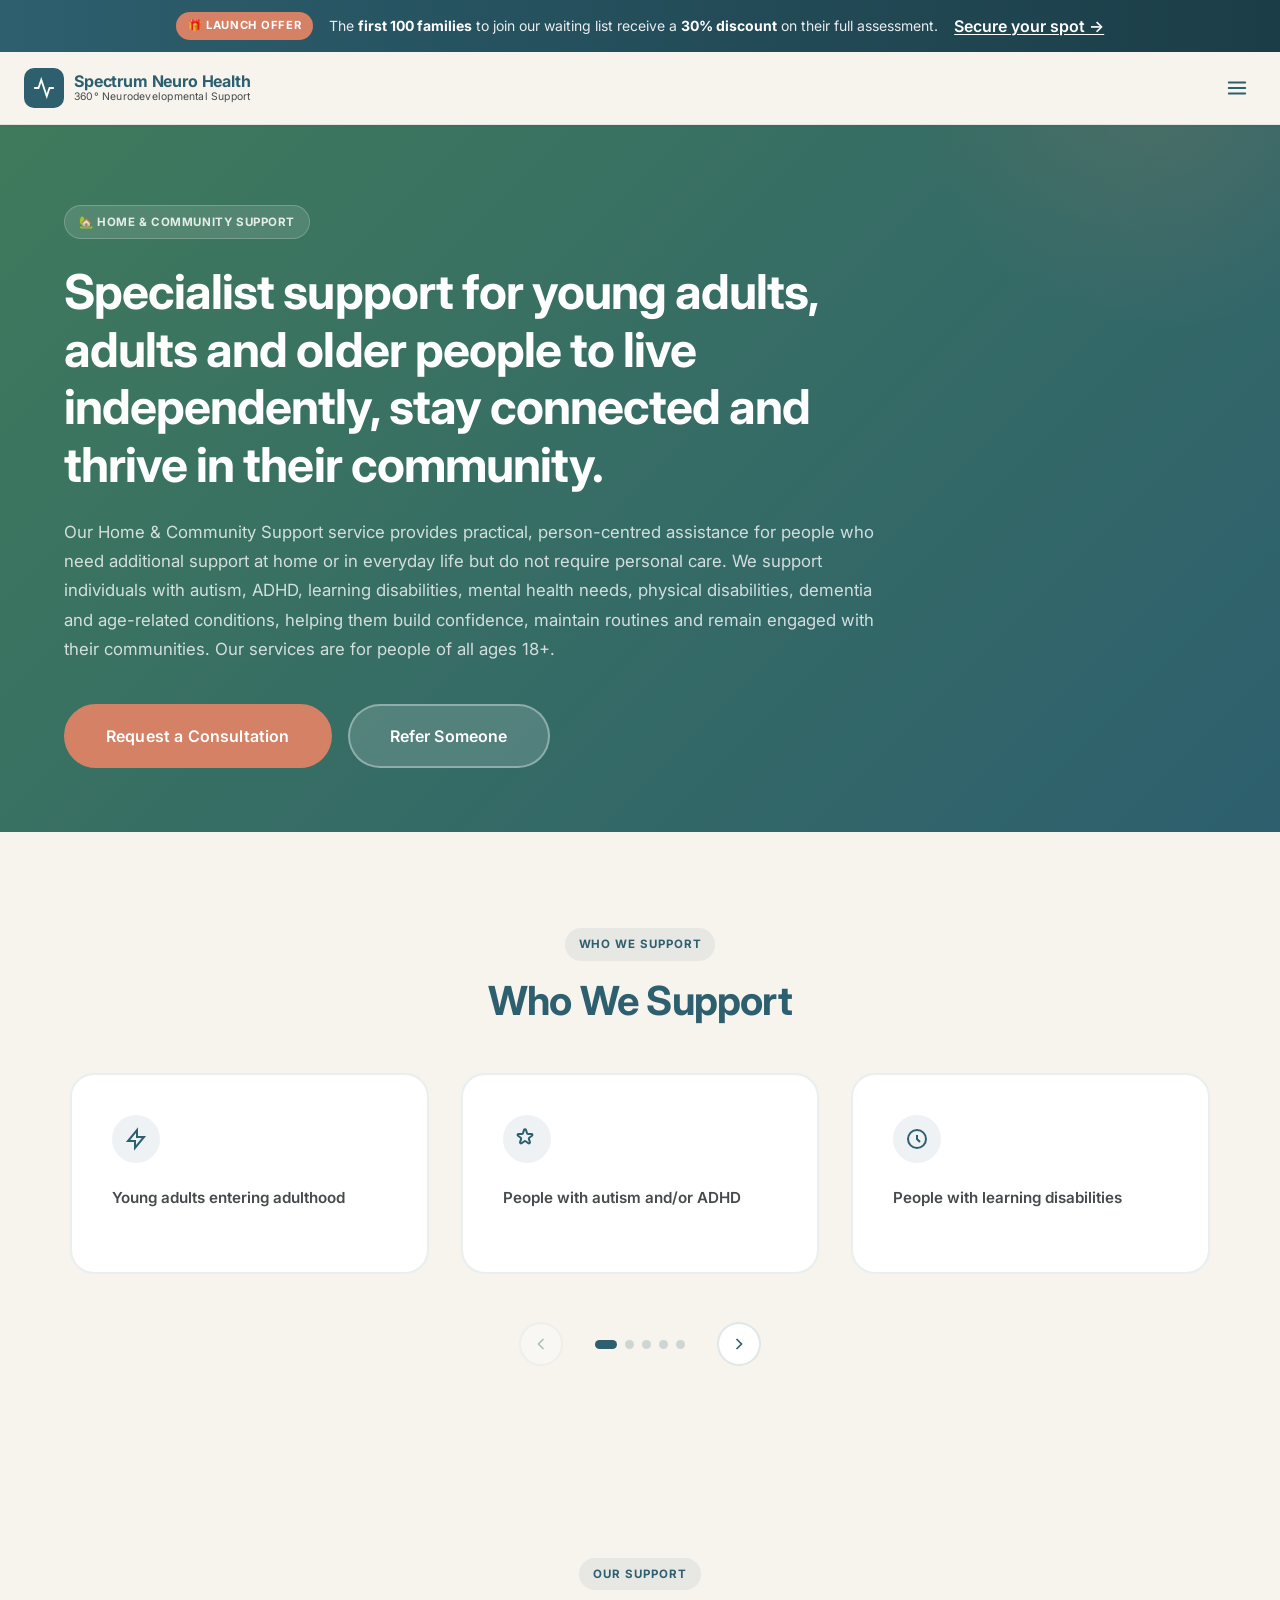
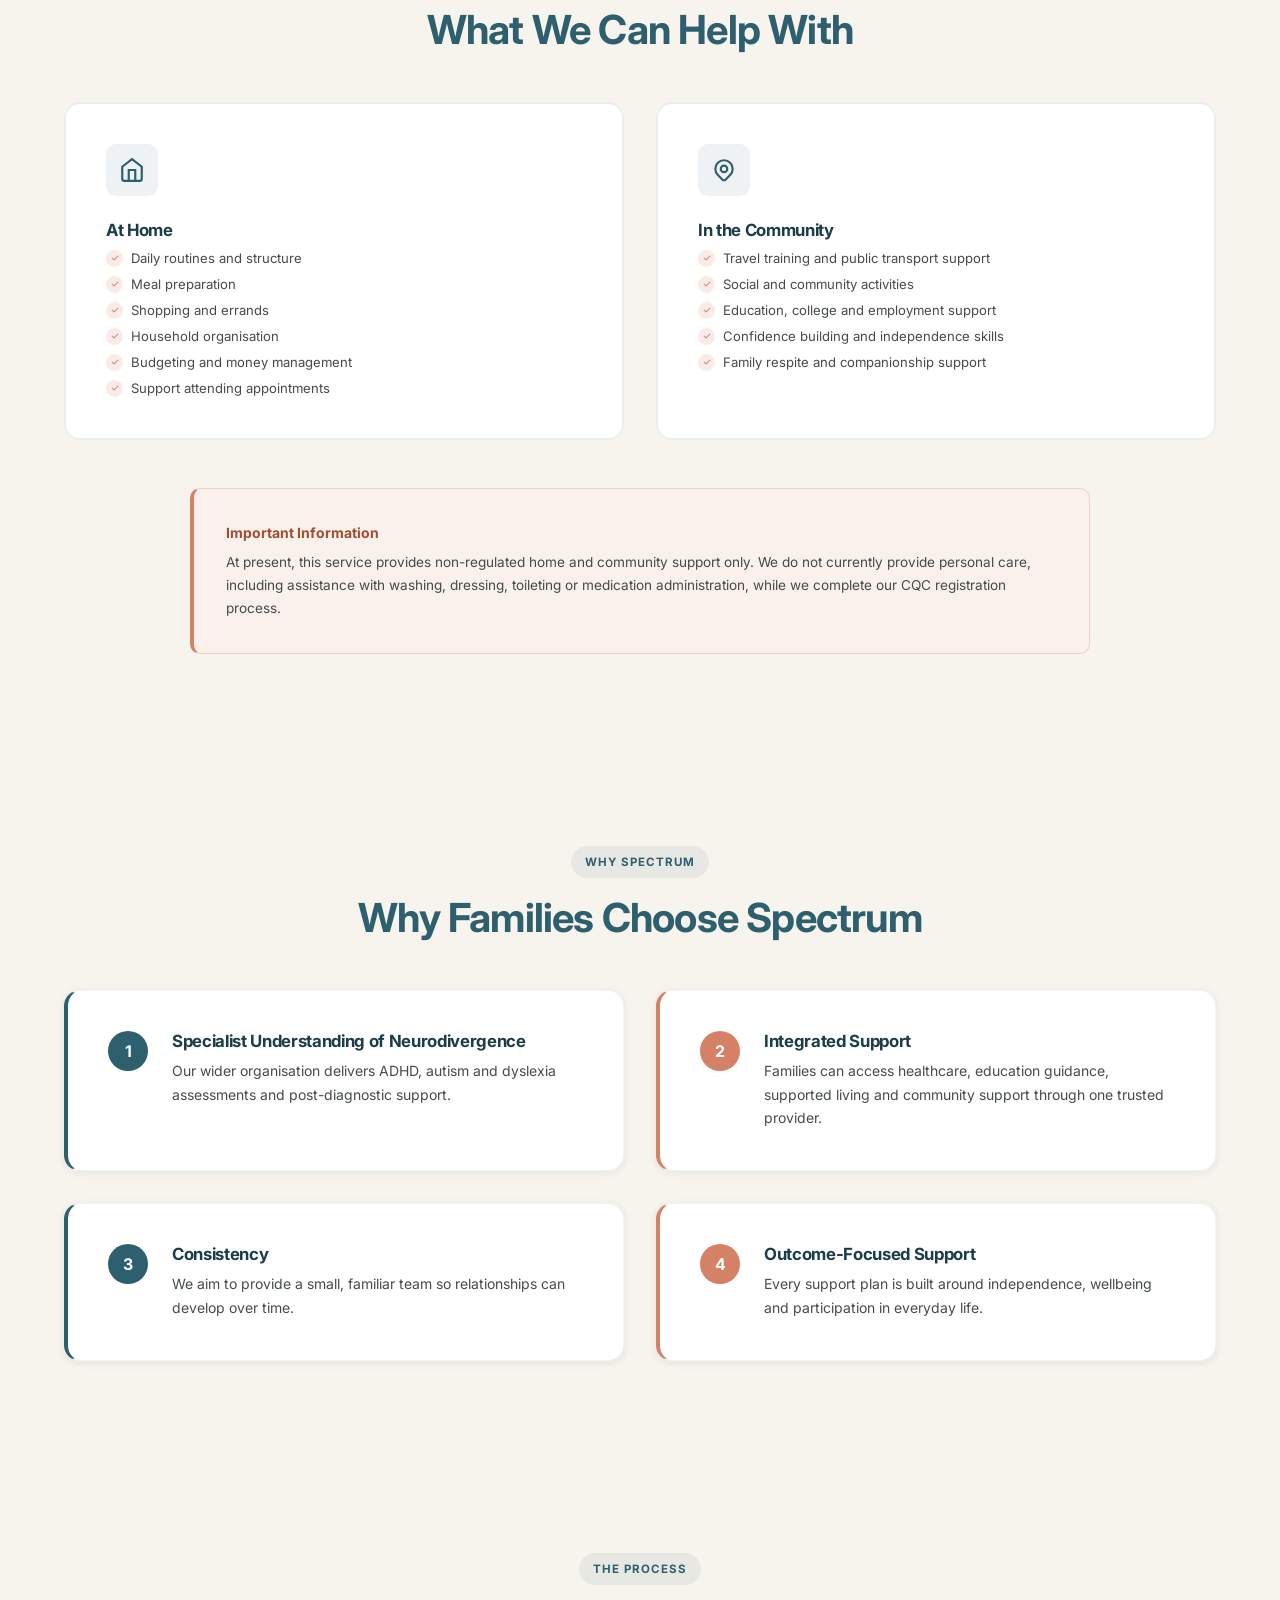
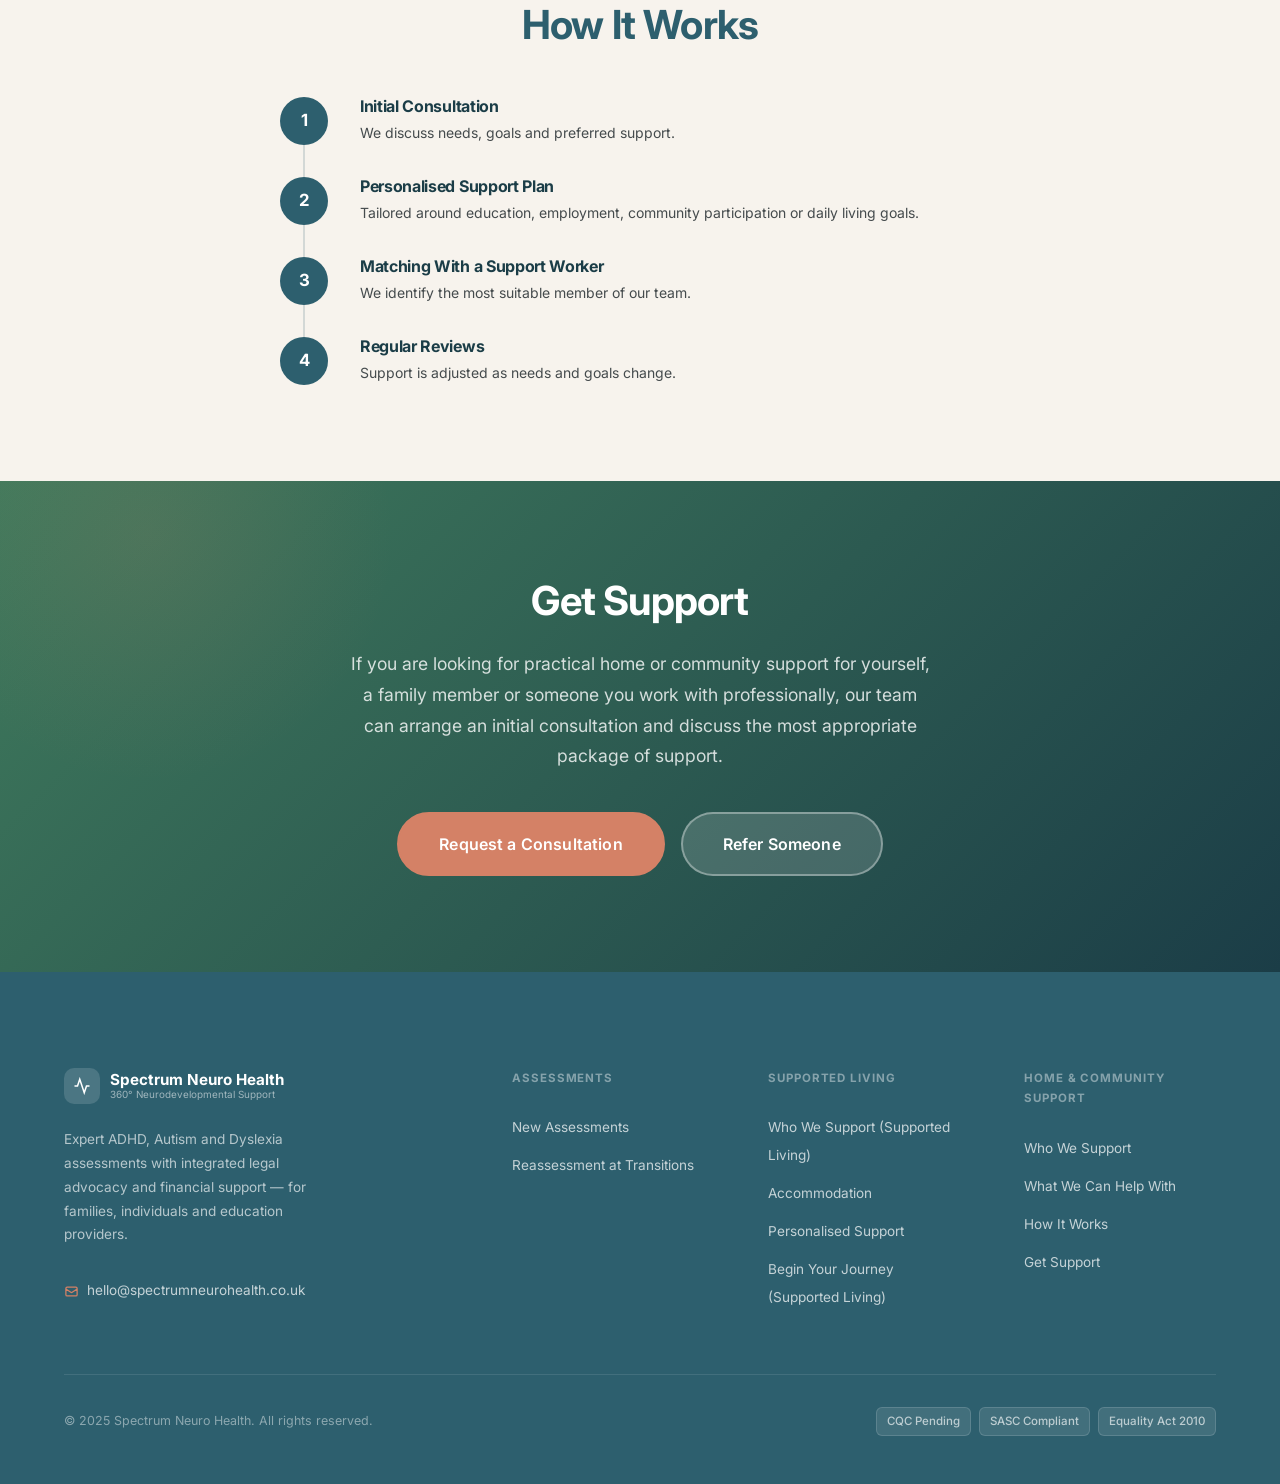
<file: home-community-support.html>
<!DOCTYPE html>
<html lang="en">
<head>
  <meta charset="UTF-8" />
  <meta name="viewport" content="width=device-width, initial-scale=1.0" />
  <meta name="description" content="Spectrum Neuro Health Home & Community Support — practical, person-centred support for young adults, adults and older people to live independently and thrive in their community." />
  <title>Home &amp; Community Support | Spectrum Neuro Health</title>
  <link rel="stylesheet" href="css/styles.css" />
  <link rel="preconnect" href="https://fonts.googleapis.com" />
  <link rel="preconnect" href="https://fonts.gstatic.com" crossorigin />
</head>
<body>

<!-- OFFER BANNER -->
<div class="offer-banner" role="banner">
  <div class="offer-banner__inner">
    <span class="offer-badge">🎁 Launch Offer</span>
    <p>The <strong>first 100 families</strong> to join our waiting list receive a <strong>30% discount</strong> on their full assessment.</p>
    <a href="assessments.html#waiting-list">Secure your spot &rarr;</a>
  </div>
</div>

<!-- NAVIGATION -->
<header>
  <nav class="nav" aria-label="Main navigation">
    <div class="nav__inner">
      <a href="index.html" class="nav__logo" aria-label="Spectrum Neuro Health home">
        <div class="nav__logo-mark" aria-hidden="true">
          <svg viewBox="0 0 24 24" fill="none" stroke="currentColor" stroke-width="2" stroke-linecap="round"><path d="M22 12h-4l-3 9L9 3l-3 9H2"/></svg>
        </div>
        <div class="nav__logo-text">
          <span class="nav__logo-name">Spectrum Neuro Health</span>
          <span class="nav__logo-sub">360° Neurodevelopmental Support</span>
        </div>
      </a>
      <ul class="nav__menu" role="list">
        <li class="nav__item">
          <a href="assessments.html" class="nav__link">
            Assessments
            <svg viewBox="0 0 20 20" fill="currentColor" aria-hidden="true"><path fill-rule="evenodd" d="M5.293 7.293a1 1 0 011.414 0L10 10.586l3.293-3.293a1 1 0 111.414 1.414l-4 4a1 1 0 01-1.414 0l-4-4a1 1 0 010-1.414z" clip-rule="evenodd"/></svg>
          </a>
          <div class="nav__dropdown" role="menu">
            <a href="assessments.html" class="nav__dd-item"><span class="nav__dd-icon"><svg viewBox="0 0 24 24" fill="none" stroke="currentColor" stroke-width="2"><circle cx="12" cy="12" r="10"/><path d="M12 8v4l3 3"/></svg></span><span class="nav__dd-label"><span class="nav__dd-main">New Assessments</span><span class="nav__dd-sub">ADHD, Autism &amp; Dyslexia</span></span></a>
            <a href="assessments.html#transitions" class="nav__dd-item"><span class="nav__dd-icon"><svg viewBox="0 0 24 24" fill="none" stroke="currentColor" stroke-width="2"><path d="M17 8l4 4-4 4M3 12h18"/></svg></span><span class="nav__dd-label"><span class="nav__dd-main">Reassessment at Transitions</span></span></a>
          </div>
        </li>
        <li class="nav__item">
          <a href="supported-living.html" class="nav__link">
            Supported Living
            <svg viewBox="0 0 20 20" fill="currentColor" aria-hidden="true"><path fill-rule="evenodd" d="M5.293 7.293a1 1 0 011.414 0L10 10.586l3.293-3.293a1 1 0 111.414 1.414l-4 4a1 1 0 01-1.414 0l-4-4a1 1 0 010-1.414z" clip-rule="evenodd"/></svg>
          </a>
          <div class="nav__dropdown" role="menu">
            <a href="supported-living.html#who-we-support" class="nav__dd-item"><span class="nav__dd-icon"><svg viewBox="0 0 24 24" fill="none" stroke="currentColor" stroke-width="2"><path d="M17 21v-2a4 4 0 00-4-4H5a4 4 0 00-4 4v2"/><circle cx="9" cy="7" r="4"/></svg></span><span class="nav__dd-label"><span class="nav__dd-main">Who We Support</span><span class="nav__dd-sub">Supported Living</span></span></a>
            <a href="supported-living.html#accommodation" class="nav__dd-item"><span class="nav__dd-icon"><svg viewBox="0 0 24 24" fill="none" stroke="currentColor" stroke-width="2"><path d="M3 9l9-7 9 7v11a2 2 0 01-2 2H5a2 2 0 01-2-2z"/><polyline points="9 22 9 12 15 12 15 22"/></svg></span><span class="nav__dd-label"><span class="nav__dd-main">Accommodation</span></span></a>
            <a href="supported-living.html#personalised-support" class="nav__dd-item"><span class="nav__dd-icon"><svg viewBox="0 0 24 24" fill="none" stroke="currentColor" stroke-width="2"><path d="M4.318 6.318a4.5 4.5 0 000 6.364L12 20.364l7.682-7.682a4.5 4.5 0 00-6.364-6.364L12 7.636l-1.318-1.318a4.5 4.5 0 00-6.364 0z"/></svg></span><span class="nav__dd-label"><span class="nav__dd-main">Personalised Support</span></span></a>
            <a href="supported-living.html#begin-your-journey" class="nav__dd-item"><span class="nav__dd-icon"><svg viewBox="0 0 24 24" fill="none" stroke="currentColor" stroke-width="2"><path d="M3 6l3 1m0 0l-3 9a5.002 5.002 0 006.001 0"/></svg></span><span class="nav__dd-label"><span class="nav__dd-main">Begin Your Journey</span><span class="nav__dd-sub">Supported Living</span></span></a>
          </div>
        </li>
        <li class="nav__item">
          <a href="home-community-support.html" class="nav__link" aria-current="page">
            Home &amp; Community
            <svg viewBox="0 0 20 20" fill="currentColor" aria-hidden="true"><path fill-rule="evenodd" d="M5.293 7.293a1 1 0 011.414 0L10 10.586l3.293-3.293a1 1 0 111.414 1.414l-4 4a1 1 0 01-1.414 0l-4-4a1 1 0 010-1.414z" clip-rule="evenodd"/></svg>
          </a>
          <div class="nav__dropdown" role="menu">
            <a href="home-community-support.html#who-we-support" class="nav__dd-item"><span class="nav__dd-icon"><svg viewBox="0 0 24 24" fill="none" stroke="currentColor" stroke-width="2"><path d="M17 21v-2a4 4 0 00-4-4H5a4 4 0 00-4 4v2"/><circle cx="9" cy="7" r="4"/></svg></span><span class="nav__dd-label"><span class="nav__dd-main">Who We Support</span></span></a>
            <a href="home-community-support.html#what-we-help-with" class="nav__dd-item"><span class="nav__dd-icon"><svg viewBox="0 0 24 24" fill="none" stroke="currentColor" stroke-width="2"><path d="M3 9l9-7 9 7v11a2 2 0 01-2 2H5a2 2 0 01-2-2z"/></svg></span><span class="nav__dd-label"><span class="nav__dd-main">What We Can Help With</span></span></a>
            <a href="home-community-support.html#how-it-works" class="nav__dd-item"><span class="nav__dd-icon"><svg viewBox="0 0 24 24" fill="none" stroke="currentColor" stroke-width="2"><path d="M12 8v4l3 3m6-3a9 9 0 11-18 0 9 9 0 0118 0z"/></svg></span><span class="nav__dd-label"><span class="nav__dd-main">How It Works</span></span></a>
            <a href="home-community-support.html#get-support" class="nav__dd-item"><span class="nav__dd-icon"><svg viewBox="0 0 24 24" fill="none" stroke="currentColor" stroke-width="2"><path d="M3 6l3 1m0 0l-3 9a5.002 5.002 0 006.001 0"/></svg></span><span class="nav__dd-label"><span class="nav__dd-main">Get Support</span></span></a>
          </div>
        </li>
        <li class="nav__item">
          <a href="women.html" class="nav__link">
            Women
            <svg viewBox="0 0 20 20" fill="currentColor" aria-hidden="true"><path fill-rule="evenodd" d="M5.293 7.293a1 1 0 011.414 0L10 10.586l3.293-3.293a1 1 0 111.414 1.414l-4 4a1 1 0 01-1.414 0l-4-4a1 1 0 010-1.414z" clip-rule="evenodd"/></svg>
          </a>
          <div class="nav__dropdown" role="menu">
            <a href="women.html#understanding-neurodivergence" class="nav__dd-item"><span class="nav__dd-icon"><svg viewBox="0 0 24 24" fill="none" stroke="currentColor" stroke-width="2"><path d="M9 12l2 2 4-4m5.618-4.016A11.955 11.955 0 0112 2.944a11.955 11.955 0 01-8.618 3.04A12.02 12.02 0 003 9c0 5.591 3.824 10.29 9 11.622 5.176-1.332 9-6.03 9-11.622 0-1.042-.133-2.052-.382-3.016z"/></svg></span><span class="nav__dd-label"><span class="nav__dd-main">Understanding Neurodivergence</span></span></a>
            <a href="women.html#how-we-help" class="nav__dd-item"><span class="nav__dd-icon"><svg viewBox="0 0 24 24" fill="none" stroke="currentColor" stroke-width="2"><path d="M9 5H7a2 2 0 00-2 2v12a2 2 0 002 2h10a2 2 0 002-2V7a2 2 0 00-2-2h-2M9 5a2 2 0 002 2h2a2 2 0 002-2M9 5a2 2 0 012-2h2a2 2 0 012 2m-6 9l2 2 4-4"/></svg></span><span class="nav__dd-label"><span class="nav__dd-main">How We Help</span></span></a>
            <a href="women.html#womens-health-wellbeing" class="nav__dd-item"><span class="nav__dd-icon"><svg viewBox="0 0 24 24" fill="none" stroke="currentColor" stroke-width="2"><path d="M4.318 6.318a4.5 4.5 0 000 6.364L12 20.364l7.682-7.682a4.5 4.5 0 00-6.364-6.364L12 7.636l-1.318-1.318a4.5 4.5 0 00-6.364 0z"/></svg></span><span class="nav__dd-label"><span class="nav__dd-main">Women's Health &amp; Wellbeing</span></span></a>
            <a href="women.html#begin-your-journey" class="nav__dd-item"><span class="nav__dd-icon"><svg viewBox="0 0 24 24" fill="none" stroke="currentColor" stroke-width="2"><path d="M3 6l3 1m0 0l-3 9a5.002 5.002 0 006.001 0"/></svg></span><span class="nav__dd-label"><span class="nav__dd-main">Begin Your Journey</span><span class="nav__dd-sub">Women</span></span></a>
          </div>
        </li>
        <li class="nav__item">
          <a href="advocacy-life-planning.html" class="nav__link">
            Advocacy
            <svg viewBox="0 0 20 20" fill="currentColor" aria-hidden="true"><path fill-rule="evenodd" d="M5.293 7.293a1 1 0 011.414 0L10 10.586l3.293-3.293a1 1 0 111.414 1.414l-4 4a1 1 0 01-1.414 0l-4-4a1 1 0 010-1.414z" clip-rule="evenodd"/></svg>
          </a>
          <div class="nav__dropdown" role="menu">
            <a href="advocacy-life-planning.html#who-we-support" class="nav__dd-item"><span class="nav__dd-icon"><svg viewBox="0 0 24 24" fill="none" stroke="currentColor" stroke-width="2"><path d="M17 21v-2a4 4 0 00-4-4H5a4 4 0 00-4 4v2"/><circle cx="9" cy="7" r="4"/></svg></span><span class="nav__dd-label"><span class="nav__dd-main">Who We Support</span><span class="nav__dd-sub">Advocacy &amp; Life Planning</span></span></a>
            <a href="advocacy-life-planning.html#education-advocacy" class="nav__dd-item"><span class="nav__dd-icon"><svg viewBox="0 0 24 24" fill="none" stroke="currentColor" stroke-width="2"><path d="M12 14l9-5-9-5-9 5 9 5z"/></svg></span><span class="nav__dd-label"><span class="nav__dd-main">Education Advocacy</span></span></a>
            <a href="advocacy-life-planning.html#benefits-funding" class="nav__dd-item"><span class="nav__dd-icon"><svg viewBox="0 0 24 24" fill="none" stroke="currentColor" stroke-width="2"><path d="M12 8c-1.657 0-3 .895-3 2s1.343 2 3 2 3 .895 3 2-1.343 2-3 2"/></svg></span><span class="nav__dd-label"><span class="nav__dd-main">Benefits &amp; Funding</span></span></a>
            <a href="advocacy-life-planning.html#begin-your-journey" class="nav__dd-item"><span class="nav__dd-icon"><svg viewBox="0 0 24 24" fill="none" stroke="currentColor" stroke-width="2"><path d="M3 6l3 1m0 0l-3 9a5.002 5.002 0 006.001 0"/></svg></span><span class="nav__dd-label"><span class="nav__dd-main">Begin Your Journey</span></span></a>
            <a href="advocacy-life-planning.html#legal" class="nav__dd-item"><span class="nav__dd-icon"><svg viewBox="0 0 24 24" fill="none" stroke="currentColor" stroke-width="2"><path d="M3 6l3 1m0 0l-3 9a5.002 5.002 0 006.001 0M6 7l3 9M6 7l6-2m6 2l3-1m-3 1l-3 9a5.002 5.002 0 006.001 0"/></svg></span><span class="nav__dd-label"><span class="nav__dd-main">Legal Help</span></span></a>
            <a href="advocacy-life-planning.html#financial" class="nav__dd-item"><span class="nav__dd-icon"><svg viewBox="0 0 24 24" fill="none" stroke="currentColor" stroke-width="2"><path d="M12 8c-1.657 0-3 .895-3 2s1.343 2 3 2 3 .895 3 2-1.343 2-3 2"/></svg></span><span class="nav__dd-label"><span class="nav__dd-main">Financial Support</span></span></a>
          </div>
        </li>
        <li class="nav__item">
          <a href="consultancy-professional-services.html" class="nav__link">
            Partner with Us
            <svg viewBox="0 0 20 20" fill="currentColor" aria-hidden="true"><path fill-rule="evenodd" d="M5.293 7.293a1 1 0 011.414 0L10 10.586l3.293-3.293a1 1 0 111.414 1.414l-4 4a1 1 0 01-1.414 0l-4-4a1 1 0 010-1.414z" clip-rule="evenodd"/></svg>
          </a>
          <div class="nav__dropdown" role="menu">
            <a href="consultancy-professional-services.html#who-we-work-with" class="nav__dd-item"><span class="nav__dd-icon"><svg viewBox="0 0 24 24" fill="none" stroke="currentColor" stroke-width="2"><path d="M17 21v-2a4 4 0 00-4-4H5a4 4 0 00-4 4v2"/><circle cx="9" cy="7" r="4"/></svg></span><span class="nav__dd-label"><span class="nav__dd-main">Who We Work With</span></span></a>
            <a href="consultancy-professional-services.html#our-services" class="nav__dd-item"><span class="nav__dd-icon"><svg viewBox="0 0 24 24" fill="none" stroke="currentColor" stroke-width="2"><rect x="3" y="7" width="18" height="13" rx="2"/><path d="M8 7V5a2 2 0 012-2h4a2 2 0 012 2v2M3 12h18"/></svg></span><span class="nav__dd-label"><span class="nav__dd-main">Our Services</span></span></a>
            <a href="consultancy-professional-services.html#why-partner" class="nav__dd-item"><span class="nav__dd-icon"><svg viewBox="0 0 24 24" fill="none" stroke="currentColor" stroke-width="2"><path d="M9 12l2 2 4-4m5.618-4.016A11.955 11.955 0 0112 2.944a11.955 11.955 0 01-8.618 3.04A12.02 12.02 0 003 9c0 5.591 3.824 10.29 9 11.622 5.176-1.332 9-6.03 9-11.622 0-1.042-.133-2.052-.382-3.016z"/></svg></span><span class="nav__dd-label"><span class="nav__dd-main">Why Partner With Us</span></span></a>
            <a href="consultancy-professional-services.html#partner-with-spectrum" class="nav__dd-item"><span class="nav__dd-icon"><svg viewBox="0 0 24 24" fill="none" stroke="currentColor" stroke-width="2"><path d="M3 6l3 1m0 0l-3 9a5.002 5.002 0 006.001 0"/></svg></span><span class="nav__dd-label"><span class="nav__dd-main">Partner With Spectrum</span></span></a>
            <a href="consultancy-professional-services.html#education" class="nav__dd-item"><span class="nav__dd-icon"><svg viewBox="0 0 24 24" fill="none" stroke="currentColor" stroke-width="2"><path d="M12 14l9-5-9-5-9 5 9 5z"/></svg></span><span class="nav__dd-label"><span class="nav__dd-main">For Education Providers</span></span></a>
          </div>
        </li>
        <li class="nav__item">
          <a href="our-approach.html" class="nav__link">
            Our Approach
            <svg viewBox="0 0 20 20" fill="currentColor" aria-hidden="true"><path fill-rule="evenodd" d="M5.293 7.293a1 1 0 011.414 0L10 10.586l3.293-3.293a1 1 0 111.414 1.414l-4 4a1 1 0 01-1.414 0l-4-4a1 1 0 010-1.414z" clip-rule="evenodd"/></svg>
          </a>
          <div class="nav__dropdown" role="menu">
            <a href="our-approach.html#the-journey" class="nav__dd-item"><span class="nav__dd-icon"><svg viewBox="0 0 24 24" fill="none" stroke="currentColor" stroke-width="2"><path d="M17 8l4 4-4 4M3 12h18"/></svg></span><span class="nav__dd-label"><span class="nav__dd-main">The Journey</span></span></a>
            <a href="our-approach.html#our-philosophy" class="nav__dd-item"><span class="nav__dd-icon"><svg viewBox="0 0 24 24" fill="none" stroke="currentColor" stroke-width="2"><path d="M9 12l2 2 4-4m5.618-4.016A11.955 11.955 0 0112 2.944a11.955 11.955 0 01-8.618 3.04A12.02 12.02 0 003 9c0 5.591 3.824 10.29 9 11.622 5.176-1.332 9-6.03 9-11.622 0-1.042-.133-2.052-.382-3.016z"/></svg></span><span class="nav__dd-label"><span class="nav__dd-main">Our Philosophy</span></span></a>
            <a href="our-approach.html#our-integrated-model" class="nav__dd-item"><span class="nav__dd-icon"><svg viewBox="0 0 24 24" fill="none" stroke="currentColor" stroke-width="2"><path d="M17 21v-2a4 4 0 00-4-4H5a4 4 0 00-4 4v2"/><circle cx="9" cy="7" r="4"/><path d="M23 21v-2a4 4 0 00-3-3.87"/><path d="M16 3.13a4 4 0 010 7.75"/></svg></span><span class="nav__dd-label"><span class="nav__dd-main">Our Integrated Model</span></span></a>
            <a href="our-approach.html#why-integration-matters" class="nav__dd-item"><span class="nav__dd-icon"><svg viewBox="0 0 24 24" fill="none" stroke="currentColor" stroke-width="2"><path d="M3 6l3 1m0 0l-3 9a5.002 5.002 0 006.001 0"/></svg></span><span class="nav__dd-label"><span class="nav__dd-main">Why Integration Matters</span></span></a>
          </div>
        </li>
      </ul>
      <div class="nav__cta-area">
        <a href="assessments.html#waiting-list" class="btn btn--primary btn--sm">Join Waiting List</a>
      </div>
      <button class="nav__mobile-btn" aria-label="Open menu">
        <svg width="22" height="22" viewBox="0 0 24 24" fill="none" stroke="currentColor" stroke-width="2" stroke-linecap="round" aria-hidden="true"><line x1="3" y1="6" x2="21" y2="6"/><line x1="3" y1="12" x2="21" y2="12"/><line x1="3" y1="18" x2="21" y2="18"/></svg>
      </button>
    </div>
  </nav>
</header>

<!-- Mobile menu -->
<div class="mobile-menu" role="dialog" aria-modal="true">
  <div class="mobile-menu__panel">
    <div class="mobile-menu__head">
      <span style="font-weight:700;color:var(--teal);">Menu</span>
      <button class="mobile-menu__close" aria-label="Close menu"><svg width="18" height="18" viewBox="0 0 24 24" fill="none" stroke="currentColor" stroke-width="2"><line x1="18" y1="6" x2="6" y2="18"/><line x1="6" y1="6" x2="18" y2="18"/></svg></button>
    </div>
    <nav>
      <p class="mobile-sec-title">Assessments</p>
      <a href="assessments.html" class="mobile-link"><svg viewBox="0 0 24 24" fill="none" stroke="currentColor" stroke-width="2" width="18" height="18"><circle cx="12" cy="12" r="10"/></svg> New Assessments</a>
      <p class="mobile-sec-title">Supported Living</p>
      <a href="supported-living.html#who-we-support" class="mobile-link"><svg viewBox="0 0 24 24" fill="none" stroke="currentColor" stroke-width="2" width="18" height="18"><path d="M17 21v-2a4 4 0 00-4-4H5a4 4 0 00-4 4v2"/><circle cx="9" cy="7" r="4"/></svg> Who We Support (Supported Living)</a>
      <a href="supported-living.html#accommodation" class="mobile-link"><svg viewBox="0 0 24 24" fill="none" stroke="currentColor" stroke-width="2" width="18" height="18"><path d="M3 9l9-7 9 7v11a2 2 0 01-2 2H5a2 2 0 01-2-2z"/></svg> Accommodation</a>
      <a href="supported-living.html#personalised-support" class="mobile-link"><svg viewBox="0 0 24 24" fill="none" stroke="currentColor" stroke-width="2" width="18" height="18"><path d="M4.318 6.318a4.5 4.5 0 000 6.364L12 20.364l7.682-7.682a4.5 4.5 0 00-6.364-6.364"/></svg> Personalised Support</a>
      <a href="supported-living.html#begin-your-journey" class="mobile-link"><svg viewBox="0 0 24 24" fill="none" stroke="currentColor" stroke-width="2" width="18" height="18"><path d="M3 6l3 1m0 0l-3 9a5.002 5.002 0 006.001 0"/></svg> Begin Your Journey (Supported Living)</a>
      <p class="mobile-sec-title">Home &amp; Community Support</p>
      <a href="home-community-support.html#who-we-support" class="mobile-link"><svg viewBox="0 0 24 24" fill="none" stroke="currentColor" stroke-width="2" width="18" height="18"><path d="M17 21v-2a4 4 0 00-4-4H5a4 4 0 00-4 4v2"/><circle cx="9" cy="7" r="4"/></svg> Who We Support</a>
      <a href="home-community-support.html#what-we-help-with" class="mobile-link"><svg viewBox="0 0 24 24" fill="none" stroke="currentColor" stroke-width="2" width="18" height="18"><path d="M3 9l9-7 9 7v11a2 2 0 01-2 2H5a2 2 0 01-2-2z"/></svg> What We Can Help With</a>
      <a href="home-community-support.html#get-support" class="mobile-link"><svg viewBox="0 0 24 24" fill="none" stroke="currentColor" stroke-width="2" width="18" height="18"><path d="M3 6l3 1m0 0l-3 9a5.002 5.002 0 006.001 0"/></svg> Get Support</a>
            <p class="mobile-sec-title">Women</p>
      <a href="women.html#understanding-neurodivergence" class="mobile-link"><svg viewBox="0 0 24 24" fill="none" stroke="currentColor" stroke-width="2" width="18" height="18"><path d="M9 12l2 2 4-4m5.618-4.016A11.955 11.955 0 0112 2.944"/></svg> Understanding Neurodivergence</a>
      <a href="women.html#how-we-help" class="mobile-link"><svg viewBox="0 0 24 24" fill="none" stroke="currentColor" stroke-width="2" width="18" height="18"><path d="M9 5H7a2 2 0 00-2 2v12a2 2 0 002 2h10a2 2 0 002-2V7a2 2 0 00-2-2h-2M9 5a2 2 0 002 2h2a2 2 0 002-2"/></svg> How We Help</a>
      <a href="women.html#womens-health-wellbeing" class="mobile-link"><svg viewBox="0 0 24 24" fill="none" stroke="currentColor" stroke-width="2" width="18" height="18"><path d="M4.318 6.318a4.5 4.5 0 000 6.364L12 20.364l7.682-7.682a4.5 4.5 0 00-6.364-6.364"/></svg> Women's Health &amp; Wellbeing</a>
      <a href="women.html#begin-your-journey" class="mobile-link"><svg viewBox="0 0 24 24" fill="none" stroke="currentColor" stroke-width="2" width="18" height="18"><path d="M3 6l3 1m0 0l-3 9a5.002 5.002 0 006.001 0"/></svg> Begin Your Journey (Women)</a>
<p class="mobile-sec-title">Advocacy &amp; Life Planning</p>
      <a href="advocacy-life-planning.html#who-we-support" class="mobile-link"><svg viewBox="0 0 24 24" fill="none" stroke="currentColor" stroke-width="2" width="18" height="18"><path d="M17 21v-2a4 4 0 00-4-4H5a4 4 0 00-4 4v2"/><circle cx="9" cy="7" r="4"/></svg> Who We Support (Advocacy)</a>
      <a href="advocacy-life-planning.html#education-advocacy" class="mobile-link"><svg viewBox="0 0 24 24" fill="none" stroke="currentColor" stroke-width="2" width="18" height="18"><path d="M12 14l9-5-9-5-9 5 9 5z"/></svg> Education Advocacy</a>
      <a href="advocacy-life-planning.html#benefits-funding" class="mobile-link"><svg viewBox="0 0 24 24" fill="none" stroke="currentColor" stroke-width="2" width="18" height="18"><path d="M12 8c-1.657 0-3 .895-3 2"/></svg> Benefits &amp; Funding</a>
      <a href="advocacy-life-planning.html#begin-your-journey" class="mobile-link"><svg viewBox="0 0 24 24" fill="none" stroke="currentColor" stroke-width="2" width="18" height="18"><path d="M3 6l3 1m0 0l-3 9a5.002 5.002 0 006.001 0"/></svg> Begin Your Journey</a>
      <a href="advocacy-life-planning.html#legal" class="mobile-link"><svg viewBox="0 0 24 24" fill="none" stroke="currentColor" stroke-width="2" width="18" height="18"><path d="M3 6l3 1m0 0l-3 9a5.002 5.002 0 006.001 0"/></svg> Legal Help</a>
      <a href="advocacy-life-planning.html#financial" class="mobile-link"><svg viewBox="0 0 24 24" fill="none" stroke="currentColor" stroke-width="2" width="18" height="18"><path d="M12 8c-1.657 0-3 .895-3 2"/></svg> Financial Support</a>
      <p class="mobile-sec-title">Consultancy &amp; Professional Services</p>
      <a href="consultancy-professional-services.html#who-we-work-with" class="mobile-link"><svg viewBox="0 0 24 24" fill="none" stroke="currentColor" stroke-width="2" width="18" height="18"><path d="M17 21v-2a4 4 0 00-4-4H5a4 4 0 00-4 4v2"/><circle cx="9" cy="7" r="4"/></svg> Who We Work With</a>
      <a href="consultancy-professional-services.html#our-services" class="mobile-link"><svg viewBox="0 0 24 24" fill="none" stroke="currentColor" stroke-width="2" width="18" height="18"><rect x="3" y="7" width="18" height="13" rx="2"/></svg> Our Services</a>
      <a href="consultancy-professional-services.html#why-partner" class="mobile-link"><svg viewBox="0 0 24 24" fill="none" stroke="currentColor" stroke-width="2" width="18" height="18"><path d="M9 12l2 2 4-4m5.618-4.016A11.955 11.955 0 0112 2.944"/></svg> Why Partner With Us</a>
      <a href="consultancy-professional-services.html#partner-with-spectrum" class="mobile-link"><svg viewBox="0 0 24 24" fill="none" stroke="currentColor" stroke-width="2" width="18" height="18"><path d="M3 6l3 1m0 0l-3 9a5.002 5.002 0 006.001 0"/></svg> Partner With Spectrum</a>
      <a href="consultancy-professional-services.html#education" class="mobile-link"><svg viewBox="0 0 24 24" fill="none" stroke="currentColor" stroke-width="2" width="18" height="18"><path d="M12 14l9-5-9-5-9 5 9 5z"/></svg> For Education Providers</a>
      <p class="mobile-sec-title">Our Approach</p>
      <a href="our-approach.html#the-journey" class="mobile-link"><svg viewBox="0 0 24 24" fill="none" stroke="currentColor" stroke-width="2" width="18" height="18"><path d="M17 8l4 4-4 4M3 12h18"/></svg> The Journey</a>
      <a href="our-approach.html#our-philosophy" class="mobile-link"><svg viewBox="0 0 24 24" fill="none" stroke="currentColor" stroke-width="2" width="18" height="18"><path d="M9 12l2 2 4-4m5.618-4.016A11.955 11.955 0 0112 2.944"/></svg> Our Philosophy</a>
      <a href="our-approach.html#our-integrated-model" class="mobile-link"><svg viewBox="0 0 24 24" fill="none" stroke="currentColor" stroke-width="2" width="18" height="18"><path d="M17 21v-2a4 4 0 00-4-4H5a4 4 0 00-4 4v2"/><circle cx="9" cy="7" r="4"/></svg> Our Integrated Model</a>
      <a href="our-approach.html#why-integration-matters" class="mobile-link"><svg viewBox="0 0 24 24" fill="none" stroke="currentColor" stroke-width="2" width="18" height="18"><path d="M3 6l3 1m0 0l-3 9a5.002 5.002 0 006.001 0"/></svg> Why Integration Matters</a>
      <div class="mobile-menu__cta"><a href="assessments.html#waiting-list" class="btn btn--primary btn--full">Join Waiting List</a></div>
    </nav>
  </div>
</div>

<!-- PAGE HERO -->
<main id="main-content">
<section class="page-hero" style="background:linear-gradient(135deg,#3f7a5c 0%,#2d5f6e 100%);" aria-labelledby="hcs-heading">
  <div class="container">
    <div class="page-hero__inner">
      <div class="page-hero__badge">🏡 Home &amp; Community Support</div>
      <h1 class="page-hero__title" id="hcs-heading">Specialist support for young adults, adults and older people to live independently, stay connected and thrive in their community.</h1>
      <p class="page-hero__sub">Our Home &amp; Community Support service provides practical, person-centred assistance for people who need additional support at home or in everyday life but do not require personal care. We support individuals with autism, ADHD, learning disabilities, mental health needs, physical disabilities, dementia and age-related conditions, helping them build confidence, maintain routines and remain engaged with their communities. Our services are for people of all ages 18+.</p>
      <div class="page-hero__btns">
        <a href="#get-support" class="btn btn--primary btn--lg">Request a Consultation</a>
        <a href="#get-support" class="btn btn--ghost btn--lg">Refer Someone</a>
      </div>
    </div>
  </div>
</section>

<!-- WHO WE SUPPORT -->
<section class="section" id="who-we-support" aria-labelledby="who-heading">
  <div class="container">
    <div class="sec-hd sec-hd--center anim">
      <span class="sec-tag">Who We Support</span>
      <h2 id="who-heading">Who We Support</h2>
    </div>

    <div class="service-carousel anim" data-per-view="3">
      <div class="service-carousel__viewport">
        <div class="service-carousel__track">

          <div class="who-card">
            <div class="who-card__icon" aria-hidden="true"><svg viewBox="0 0 24 24" fill="none" stroke="currentColor" stroke-width="2"><path d="M13 10V3L4 14h7v7l9-11h-7z"/></svg></div>
            <p class="who-card__text">Young adults entering adulthood</p>
          </div>

          <div class="who-card">
            <div class="who-card__icon" aria-hidden="true"><svg viewBox="0 0 24 24" fill="none" stroke="currentColor" stroke-width="2"><path d="M9.049 2.927c.3-.921 1.603-.921 1.902 0l1.07 3.292a1 1 0 00.95.69h3.462c.969 0 1.371 1.24.588 1.81l-2.8 2.034a1 1 0 00-.364 1.118l1.07 3.292c.3.921-.755 1.688-1.54 1.118l-2.8-2.034a1 1 0 00-1.175 0l-2.8 2.034c-.784.57-1.838-.197-1.539-1.118l1.07-3.292a1 1 0 00-.364-1.118L2.98 8.72c-.783-.57-.38-1.81.588-1.81h3.461a1 1 0 00.951-.69l1.07-3.292z"/></svg></div>
            <p class="who-card__text">People with autism and/or ADHD</p>
          </div>

          <div class="who-card">
            <div class="who-card__icon" aria-hidden="true"><svg viewBox="0 0 24 24" fill="none" stroke="currentColor" stroke-width="2"><path d="M12 8v4l3 3m6-3a9 9 0 11-18 0 9 9 0 0118 0z"/></svg></div>
            <p class="who-card__text">People with learning disabilities</p>
          </div>

          <div class="who-card">
            <div class="who-card__icon" aria-hidden="true"><svg viewBox="0 0 24 24" fill="none" stroke="currentColor" stroke-width="2"><path d="M4.318 6.318a4.5 4.5 0 000 6.364L12 20.364l7.682-7.682a4.5 4.5 0 00-6.364-6.364L12 7.636l-1.318-1.318a4.5 4.5 0 00-6.364 0z"/></svg></div>
            <p class="who-card__text">People experiencing mental health challenges</p>
          </div>

          <div class="who-card">
            <div class="who-card__icon" aria-hidden="true"><svg viewBox="0 0 24 24" fill="none" stroke="currentColor" stroke-width="2"><path d="M17 21v-2a4 4 0 00-4-4H5a4 4 0 00-4 4v2"/><circle cx="9" cy="7" r="4"/><path d="M23 21v-2a4 4 0 00-3-3.87"/><path d="M16 3.13a4 4 0 010 7.75"/></svg></div>
            <p class="who-card__text">Older adults who need companionship and practical support</p>
          </div>

          <div class="who-card">
            <div class="who-card__icon" aria-hidden="true"><svg viewBox="0 0 24 24" fill="none" stroke="currentColor" stroke-width="2"><path d="M9 12l2 2 4-4m5.618-4.016A11.955 11.955 0 0112 2.944a11.955 11.955 0 01-8.618 3.04A12.02 12.02 0 003 9c0 5.591 3.824 10.29 9 11.622 5.176-1.332 9-6.03 9-11.622 0-1.042-.133-2.052-.382-3.016z"/></svg></div>
            <p class="who-card__text">People living with dementia or Alzheimer's disease</p>
          </div>

          <div class="who-card">
            <div class="who-card__icon" aria-hidden="true"><svg viewBox="0 0 24 24" fill="none" stroke="currentColor" stroke-width="2"><path d="M3 9l9-7 9 7v11a2 2 0 01-2 2H5a2 2 0 01-2-2z"/><polyline points="9 22 9 12 15 12 15 22"/></svg></div>
            <p class="who-card__text">Family carers seeking reliable respite and support</p>
          </div>

        </div>
      </div>

      <div class="service-carousel__controls">
        <button type="button" class="service-carousel__arrow service-carousel__arrow--prev" aria-label="Previous">
          <svg viewBox="0 0 24 24" fill="none" stroke="currentColor" stroke-width="2" aria-hidden="true"><path d="M15 18l-6-6 6-6"/></svg>
        </button>
        <div class="service-carousel__dots" role="tablist" aria-label="Who we support slides"></div>
        <button type="button" class="service-carousel__arrow service-carousel__arrow--next" aria-label="Next">
          <svg viewBox="0 0 24 24" fill="none" stroke="currentColor" stroke-width="2" aria-hidden="true"><path d="M9 18l6-6-6-6"/></svg>
        </button>
      </div>
    </div>
  </div>
</section>

<!-- WHAT WE CAN HELP WITH -->
<section class="section bg-oat" id="what-we-help-with" aria-labelledby="help-heading">
  <div class="container">
    <div class="sec-hd sec-hd--center anim">
      <span class="sec-tag">Our Support</span>
      <h2 id="help-heading">What We Can Help With</h2>
    </div>

    <div class="grid-2" style="gap:var(--sp-4);">
      <div class="pillar-card anim anim-d1">
        <div class="pillar-icon"><svg viewBox="0 0 24 24" fill="none" stroke="currentColor" stroke-width="2"><path d="M3 9l9-7 9 7v11a2 2 0 01-2 2H5a2 2 0 01-2-2z"/><polyline points="9 22 9 12 15 12 15 22"/></svg></div>
        <h3 class="pillar-title">At Home</h3>
        <ul class="pillar-list">
          <li>Daily routines and structure</li>
          <li>Meal preparation</li>
          <li>Shopping and errands</li>
          <li>Household organisation</li>
          <li>Budgeting and money management</li>
          <li>Support attending appointments</li>
        </ul>
      </div>

      <div class="pillar-card anim anim-d2">
        <div class="pillar-icon"><svg viewBox="0 0 24 24" fill="none" stroke="currentColor" stroke-width="2"><path d="M17.657 16.657L13.414 20.9a1.998 1.998 0 01-2.827 0l-4.244-4.243a8 8 0 1111.314 0z"/><circle cx="12" cy="11" r="3"/></svg></div>
        <h3 class="pillar-title">In the Community</h3>
        <ul class="pillar-list">
          <li>Travel training and public transport support</li>
          <li>Social and community activities</li>
          <li>Education, college and employment support</li>
          <li>Confidence building and independence skills</li>
          <li>Family respite and companionship support</li>
        </ul>
      </div>
    </div>

    <div class="info-box--tc info-box anim" style="margin-top:var(--sp-6);max-width:900px;margin-left:auto;margin-right:auto;">
      <p class="info-box__title">Important Information</p>
      <p class="info-box__text">At present, this service provides non-regulated home and community support only. We do not currently provide personal care, including assistance with washing, dressing, toileting or medication administration, while we complete our CQC registration process.</p>
    </div>
  </div>
</section>

<!-- WHY FAMILIES CHOOSE SPECTRUM -->
<section class="section" id="why-choose-us" aria-labelledby="why-heading">
  <div class="container">
    <div class="sec-hd sec-hd--center anim">
      <span class="sec-tag">Why Spectrum</span>
      <h2 id="why-heading">Why Families Choose Spectrum</h2>
    </div>

    <div class="grid-2" style="gap:var(--sp-4);">
      <div class="trust-card anim anim-d1" style="border-left:4px solid var(--teal);">
        <div style="display:flex;align-items:flex-start;gap:var(--sp-3);">
          <div style="width:40px;height:40px;min-width:40px;background:var(--teal);border-radius:50%;display:flex;align-items:center;justify-content:center;color:#fff;font-weight:700;font-size:1rem;">1</div>
          <div>
            <h4 class="trust-card__title">Specialist Understanding of Neurodivergence</h4>
            <p class="trust-card__text">Our wider organisation delivers ADHD, autism and dyslexia assessments and post-diagnostic support.</p>
          </div>
        </div>
      </div>
      <div class="trust-card anim anim-d2" style="border-left:4px solid var(--terracotta);">
        <div style="display:flex;align-items:flex-start;gap:var(--sp-3);">
          <div style="width:40px;height:40px;min-width:40px;background:var(--terracotta);border-radius:50%;display:flex;align-items:center;justify-content:center;color:#fff;font-weight:700;font-size:1rem;">2</div>
          <div>
            <h4 class="trust-card__title">Integrated Support</h4>
            <p class="trust-card__text">Families can access healthcare, education guidance, supported living and community support through one trusted provider.</p>
          </div>
        </div>
      </div>
      <div class="trust-card anim anim-d3" style="border-left:4px solid var(--teal);">
        <div style="display:flex;align-items:flex-start;gap:var(--sp-3);">
          <div style="width:40px;height:40px;min-width:40px;background:var(--teal);border-radius:50%;display:flex;align-items:center;justify-content:center;color:#fff;font-weight:700;font-size:1rem;">3</div>
          <div>
            <h4 class="trust-card__title">Consistency</h4>
            <p class="trust-card__text">We aim to provide a small, familiar team so relationships can develop over time.</p>
          </div>
        </div>
      </div>
      <div class="trust-card anim anim-d1" style="border-left:4px solid var(--terracotta);">
        <div style="display:flex;align-items:flex-start;gap:var(--sp-3);">
          <div style="width:40px;height:40px;min-width:40px;background:var(--terracotta);border-radius:50%;display:flex;align-items:center;justify-content:center;color:#fff;font-weight:700;font-size:1rem;">4</div>
          <div>
            <h4 class="trust-card__title">Outcome-Focused Support</h4>
            <p class="trust-card__text">Every support plan is built around independence, wellbeing and participation in everyday life.</p>
          </div>
        </div>
      </div>
    </div>
  </div>
</section>

<!-- HOW IT WORKS -->
<section class="section bg-oat" id="how-it-works" aria-labelledby="how-heading">
  <div class="container">
    <div class="sec-hd sec-hd--center anim">
      <span class="sec-tag">The Process</span>
      <h2 id="how-heading">How It Works</h2>
    </div>

    <div class="steps anim" style="max-width:720px;margin:0 auto;">
      <div class="step">
        <div class="step__num" aria-hidden="true">1</div>
        <div>
          <h4 class="step__title">Initial Consultation</h4>
          <p class="step__text">We discuss needs, goals and preferred support.</p>
        </div>
      </div>
      <div class="step">
        <div class="step__num" aria-hidden="true">2</div>
        <div>
          <h4 class="step__title">Personalised Support Plan</h4>
          <p class="step__text">Tailored around education, employment, community participation or daily living goals.</p>
        </div>
      </div>
      <div class="step">
        <div class="step__num" aria-hidden="true">3</div>
        <div>
          <h4 class="step__title">Matching With a Support Worker</h4>
          <p class="step__text">We identify the most suitable member of our team.</p>
        </div>
      </div>
      <div class="step">
        <div class="step__num" aria-hidden="true">4</div>
        <div>
          <h4 class="step__title">Regular Reviews</h4>
          <p class="step__text">Support is adjusted as needs and goals change.</p>
        </div>
      </div>
    </div>
  </div>
</section>

<!-- GET SUPPORT -->
<section class="cta-sec" id="get-support" style="background:linear-gradient(135deg,#3f7a5c 0%,var(--teal-deep) 100%);" aria-labelledby="get-support-heading">
  <div class="container">
    <div class="cta-sec__inner anim">
      <h2 class="cta-sec__title" id="get-support-heading">Get Support</h2>
      <p class="cta-sec__text">If you are looking for practical home or community support for yourself, a family member or someone you work with professionally, our team can arrange an initial consultation and discuss the most appropriate package of support.</p>
      <div class="cta-sec__btns">
        <a href="mailto:hello@spectrumneurohealth.co.uk?subject=Request%20a%20Consultation%20-%20Home%20%26%20Community%20Support" class="btn btn--primary btn--lg">Request a Consultation</a>
        <a href="mailto:hello@spectrumneurohealth.co.uk?subject=Refer%20Someone%20-%20Home%20%26%20Community%20Support" class="btn btn--ghost btn--lg">Refer Someone</a>
      </div>
    </div>
  </div>
</section>

</main>

<!-- FOOTER -->
<footer class="footer" aria-label="Site footer">
  <div class="container">
    <div class="footer__grid">
      <div>
        <a href="index.html" class="footer__logo">
          <div class="footer__logo-mark"><svg viewBox="0 0 24 24" fill="none" stroke="currentColor" stroke-width="2"><path d="M22 12h-4l-3 9L9 3l-3 9H2"/></svg></div>
          <span class="footer__logo-name">Spectrum Neuro Health<span>360° Neurodevelopmental Support</span></span>
        </a>
        <p class="footer__desc">Expert ADHD, Autism and Dyslexia assessments with integrated legal advocacy and financial support — for families, individuals and education providers.</p>
        <div class="footer__contact">
          <a href="mailto:hello@spectrumneurohealth.co.uk" class="footer__contact-item"><svg viewBox="0 0 24 24" fill="none" stroke="currentColor" stroke-width="2" width="15" height="15"><path d="M3 8l7.89 5.26a2 2 0 002.22 0L21 8M5 19h14a2 2 0 002-2V7a2 2 0 00-2-2H5a2 2 0 00-2 2v10a2 2 0 002 2z"/></svg> hello@spectrumneurohealth.co.uk</a>
        </div>
      </div>
      <div>
        <p class="footer__col-title">Assessments</p>
        <ul class="footer__links">
          <li><a href="assessments.html">New Assessments</a></li>
          <li><a href="assessments.html#transitions">Reassessment at Transitions</a></li>
        </ul>
      </div>
      <div>
        <p class="footer__col-title">Supported Living</p>
        <ul class="footer__links">
          <li><a href="supported-living.html#who-we-support">Who We Support (Supported Living)</a></li>
          <li><a href="supported-living.html#accommodation">Accommodation</a></li>
          <li><a href="supported-living.html#personalised-support">Personalised Support</a></li>
          <li><a href="supported-living.html#begin-your-journey">Begin Your Journey (Supported Living)</a></li>
        </ul>
      </div>
      <div>
        <p class="footer__col-title">Home &amp; Community Support</p>
        <ul class="footer__links">
          <li><a href="home-community-support.html#who-we-support">Who We Support</a></li>
          <li><a href="home-community-support.html#what-we-help-with">What We Can Help With</a></li>
          <li><a href="home-community-support.html#how-it-works">How It Works</a></li>
          <li><a href="home-community-support.html#get-support">Get Support</a></li>
        </ul>
      </div>
    </div>
    <div class="footer__bottom">
      <p class="footer__legal">&copy; 2025 Spectrum Neuro Health. All rights reserved.</p>
      <div class="footer__badges"><span class="footer__badge">CQC Pending</span><span class="footer__badge">SASC Compliant</span><span class="footer__badge">Equality Act 2010</span></div>
    </div>
  </div>
</footer>

<script src="js/main.js"></script>
</body>
</html>
</file>
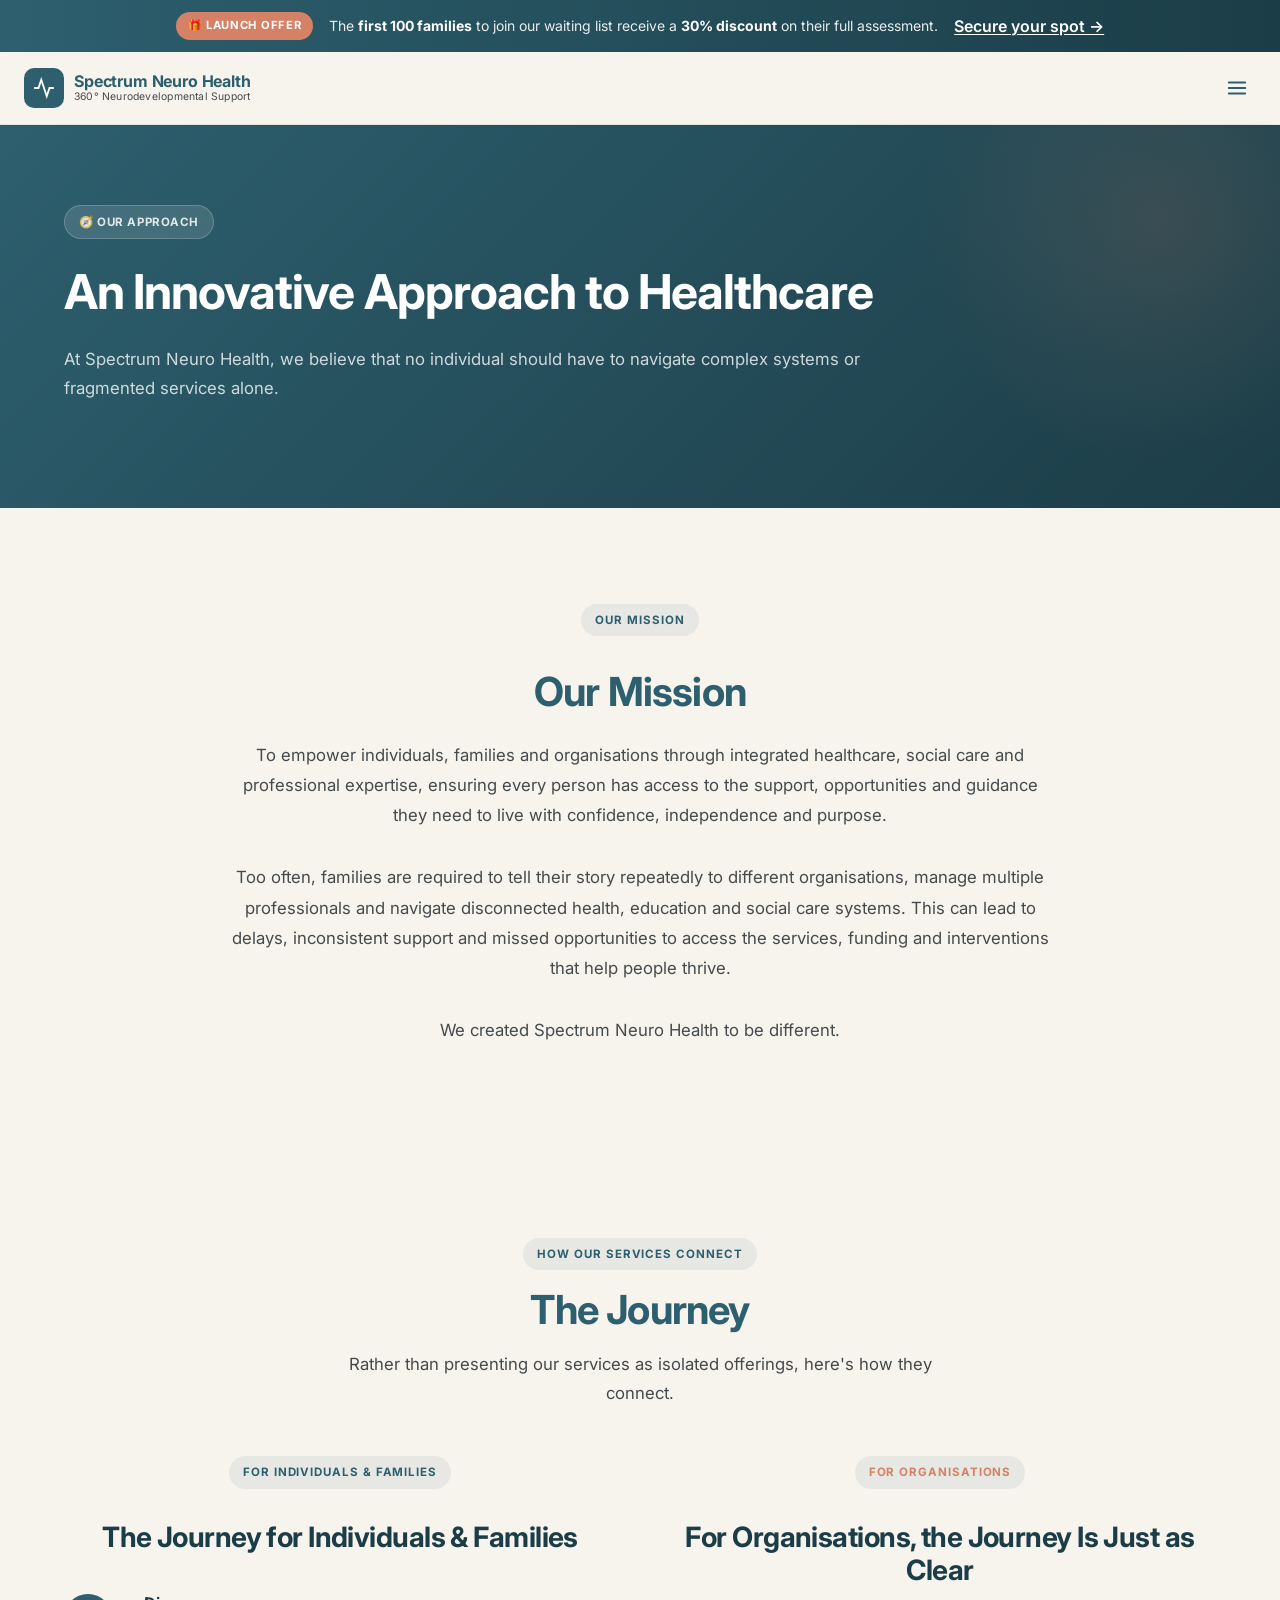
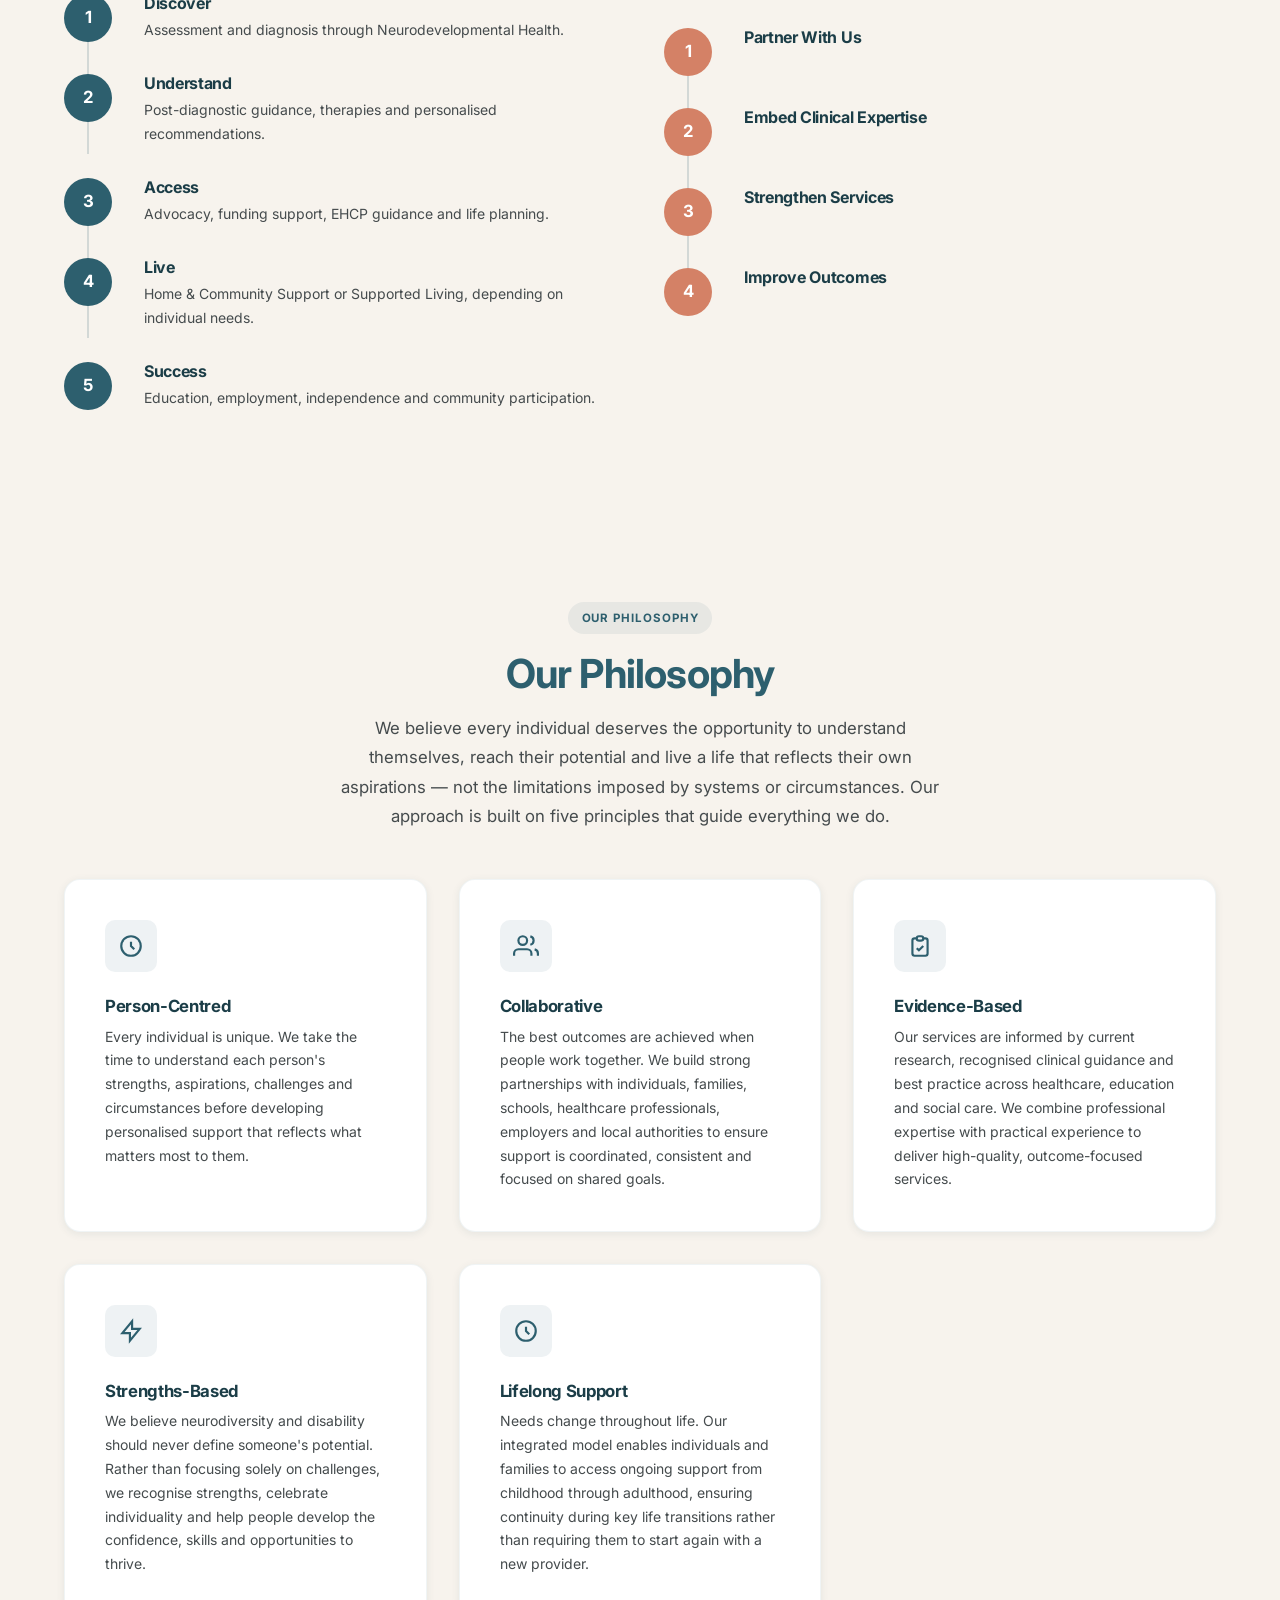
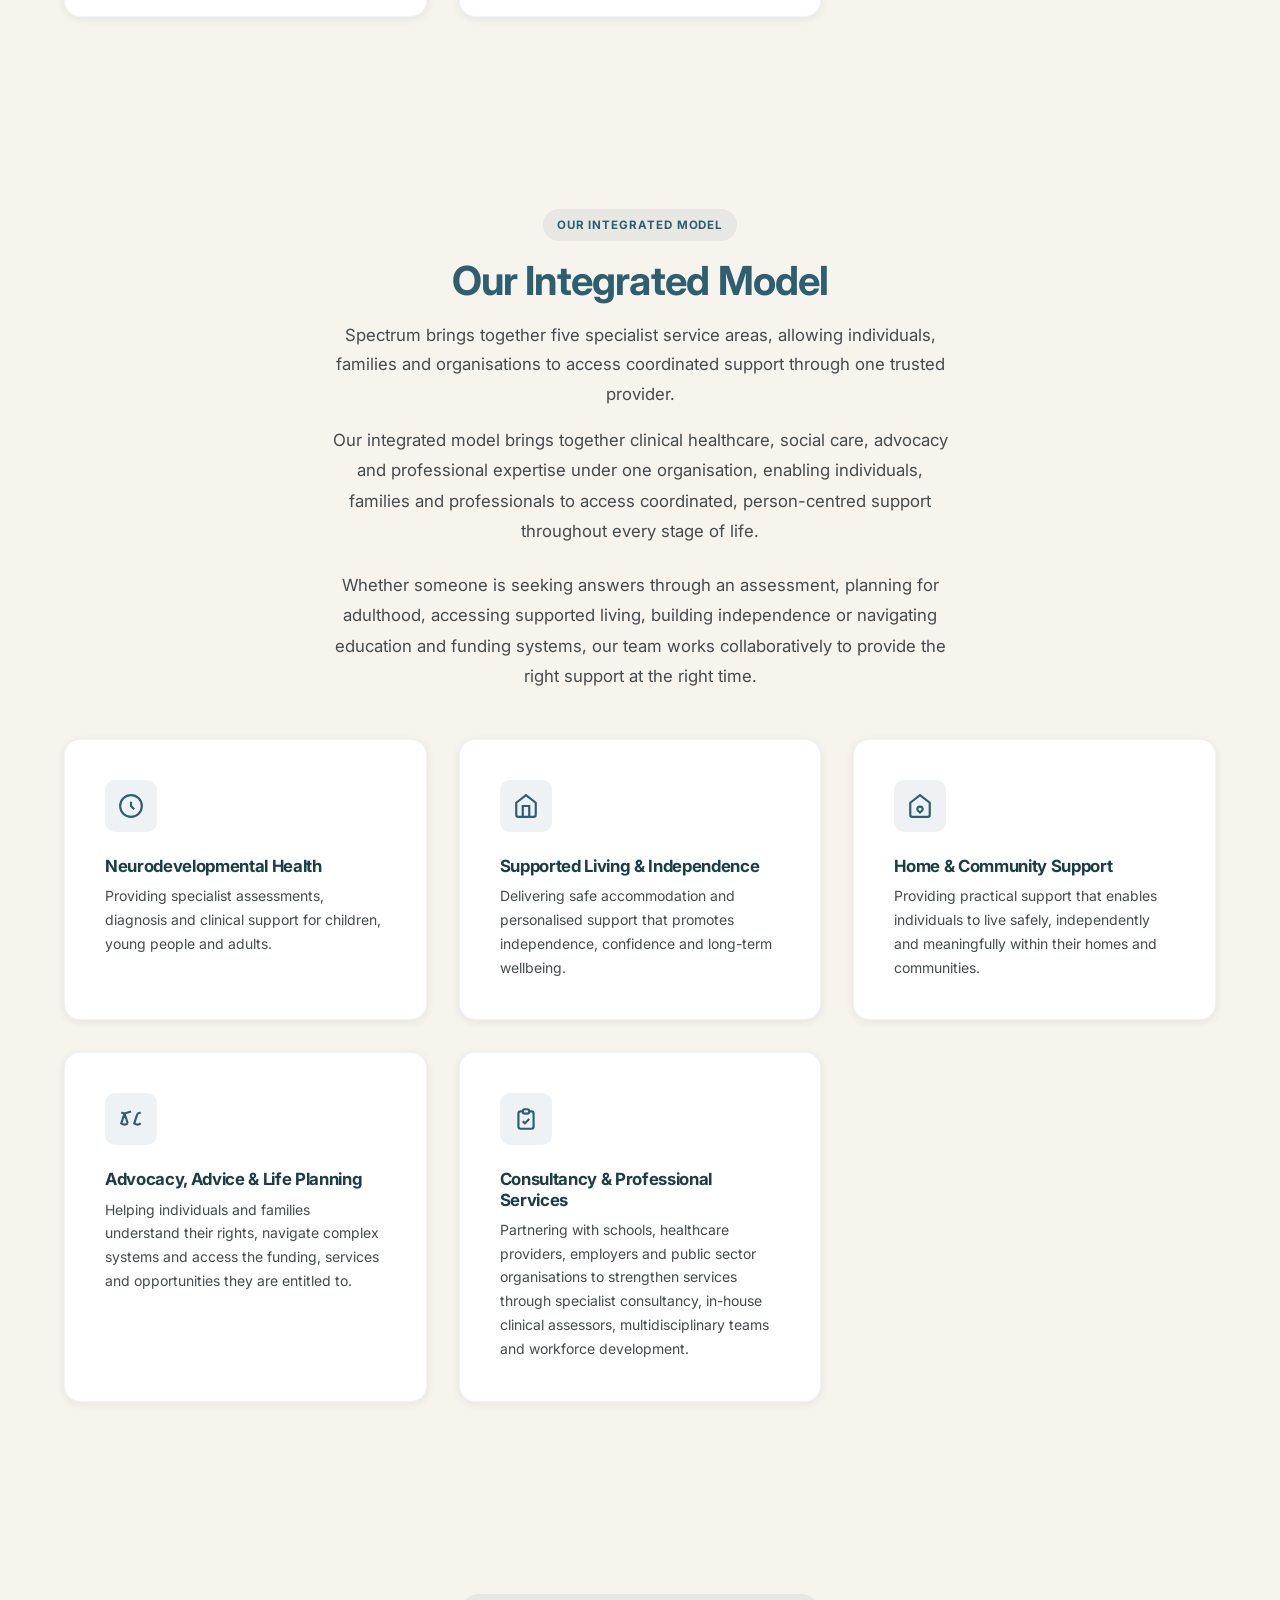
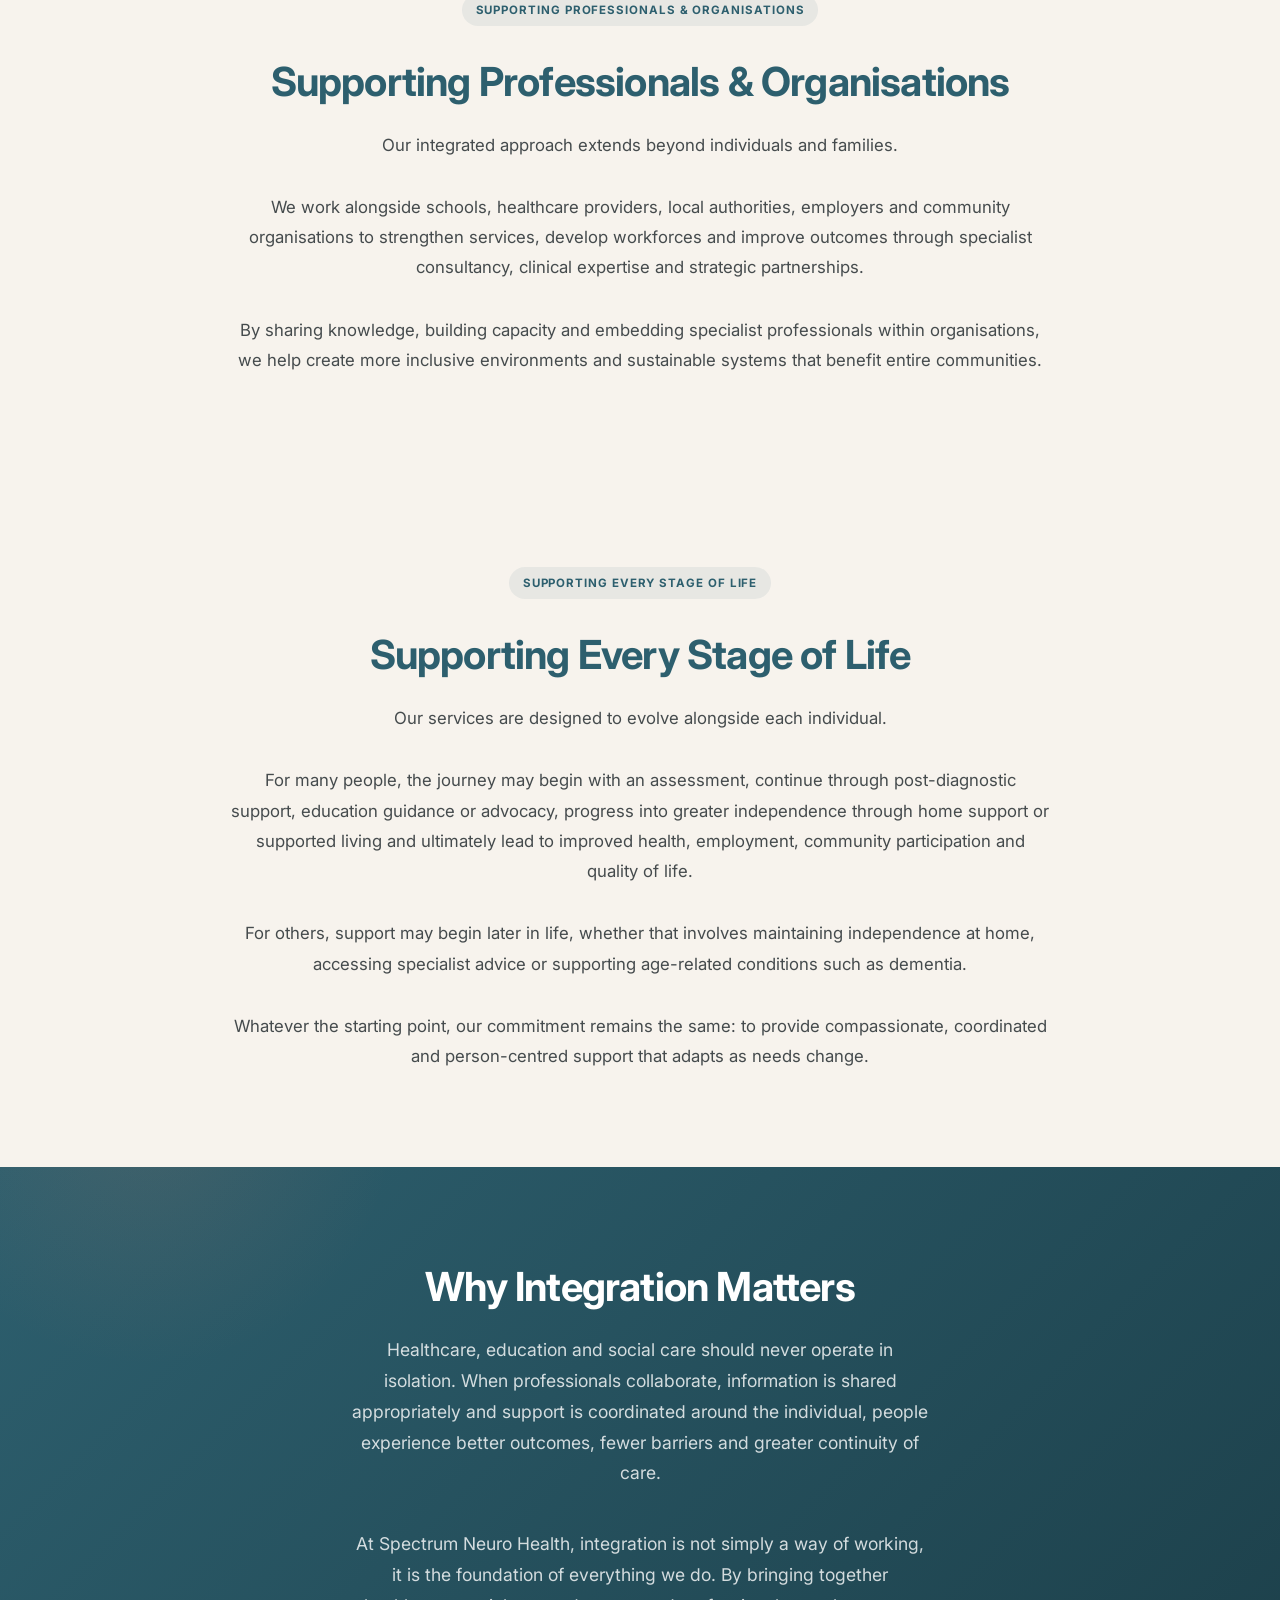
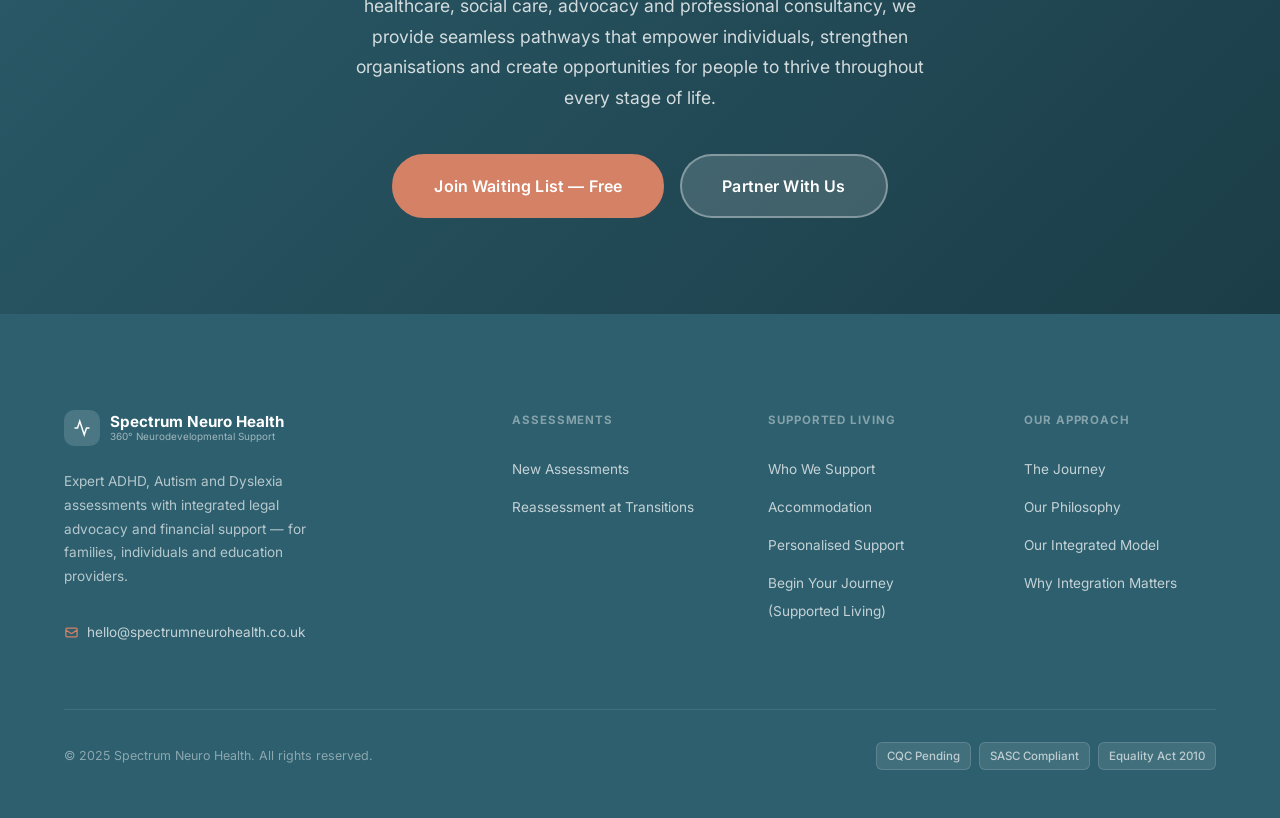
<file: our-approach.html>
<!DOCTYPE html>
<html lang="en">
<head>
  <meta charset="UTF-8" />
  <meta name="viewport" content="width=device-width, initial-scale=1.0" />
  <meta name="description" content="Spectrum Neuro Health's Approach — an integrated model bringing together healthcare, social care, education and advocacy for individuals, families and organisations." />
  <title>Our Approach | Spectrum Neuro Health</title>
  <link rel="stylesheet" href="css/styles.css" />
  <link rel="preconnect" href="https://fonts.googleapis.com" />
  <link rel="preconnect" href="https://fonts.gstatic.com" crossorigin />
</head>
<body>

<!-- OFFER BANNER -->
<div class="offer-banner" role="banner">
  <div class="offer-banner__inner">
    <span class="offer-badge">🎁 Launch Offer</span>
    <p>The <strong>first 100 families</strong> to join our waiting list receive a <strong>30% discount</strong> on their full assessment.</p>
    <a href="assessments.html#waiting-list">Secure your spot &rarr;</a>
  </div>
</div>

<!-- NAVIGATION -->
<header>
  <nav class="nav" aria-label="Main navigation">
    <div class="nav__inner">
      <a href="index.html" class="nav__logo" aria-label="Spectrum Neuro Health home">
        <div class="nav__logo-mark" aria-hidden="true">
          <svg viewBox="0 0 24 24" fill="none" stroke="currentColor" stroke-width="2" stroke-linecap="round"><path d="M22 12h-4l-3 9L9 3l-3 9H2"/></svg>
        </div>
        <div class="nav__logo-text">
          <span class="nav__logo-name">Spectrum Neuro Health</span>
          <span class="nav__logo-sub">360° Neurodevelopmental Support</span>
        </div>
      </a>
      <ul class="nav__menu" role="list">
        <li class="nav__item">
          <a href="assessments.html" class="nav__link">
            Assessments
            <svg viewBox="0 0 20 20" fill="currentColor" aria-hidden="true"><path fill-rule="evenodd" d="M5.293 7.293a1 1 0 011.414 0L10 10.586l3.293-3.293a1 1 0 111.414 1.414l-4 4a1 1 0 01-1.414 0l-4-4a1 1 0 010-1.414z" clip-rule="evenodd"/></svg>
          </a>
          <div class="nav__dropdown" role="menu">
            <a href="assessments.html" class="nav__dd-item"><span class="nav__dd-icon"><svg viewBox="0 0 24 24" fill="none" stroke="currentColor" stroke-width="2"><circle cx="12" cy="12" r="10"/><path d="M12 8v4l3 3"/></svg></span><span class="nav__dd-label"><span class="nav__dd-main">New Assessments</span><span class="nav__dd-sub">ADHD, Autism &amp; Dyslexia</span></span></a>
            <a href="assessments.html#transitions" class="nav__dd-item"><span class="nav__dd-icon"><svg viewBox="0 0 24 24" fill="none" stroke="currentColor" stroke-width="2"><path d="M17 8l4 4-4 4M3 12h18"/></svg></span><span class="nav__dd-label"><span class="nav__dd-main">Reassessment at Transitions</span></span></a>
          </div>
        </li>
        <li class="nav__item">
          <a href="supported-living.html" class="nav__link">
            Supported Living
            <svg viewBox="0 0 20 20" fill="currentColor" aria-hidden="true"><path fill-rule="evenodd" d="M5.293 7.293a1 1 0 011.414 0L10 10.586l3.293-3.293a1 1 0 111.414 1.414l-4 4a1 1 0 01-1.414 0l-4-4a1 1 0 010-1.414z" clip-rule="evenodd"/></svg>
          </a>
          <div class="nav__dropdown" role="menu">
            <a href="supported-living.html#who-we-support" class="nav__dd-item"><span class="nav__dd-icon"><svg viewBox="0 0 24 24" fill="none" stroke="currentColor" stroke-width="2"><path d="M17 21v-2a4 4 0 00-4-4H5a4 4 0 00-4 4v2"/><circle cx="9" cy="7" r="4"/></svg></span><span class="nav__dd-label"><span class="nav__dd-main">Who We Support</span><span class="nav__dd-sub">Supported Living</span></span></a>
            <a href="supported-living.html#accommodation" class="nav__dd-item"><span class="nav__dd-icon"><svg viewBox="0 0 24 24" fill="none" stroke="currentColor" stroke-width="2"><path d="M3 9l9-7 9 7v11a2 2 0 01-2 2H5a2 2 0 01-2-2z"/><polyline points="9 22 9 12 15 12 15 22"/></svg></span><span class="nav__dd-label"><span class="nav__dd-main">Accommodation</span></span></a>
            <a href="supported-living.html#personalised-support" class="nav__dd-item"><span class="nav__dd-icon"><svg viewBox="0 0 24 24" fill="none" stroke="currentColor" stroke-width="2"><path d="M4.318 6.318a4.5 4.5 0 000 6.364L12 20.364l7.682-7.682a4.5 4.5 0 00-6.364-6.364L12 7.636l-1.318-1.318a4.5 4.5 0 00-6.364 0z"/></svg></span><span class="nav__dd-label"><span class="nav__dd-main">Personalised Support</span></span></a>
            <a href="supported-living.html#begin-your-journey" class="nav__dd-item"><span class="nav__dd-icon"><svg viewBox="0 0 24 24" fill="none" stroke="currentColor" stroke-width="2"><path d="M3 6l3 1m0 0l-3 9a5.002 5.002 0 006.001 0"/></svg></span><span class="nav__dd-label"><span class="nav__dd-main">Begin Your Journey</span><span class="nav__dd-sub">Supported Living</span></span></a>
          </div>
        </li>
        <li class="nav__item">
          <a href="home-community-support.html" class="nav__link">
            Home &amp; Community
            <svg viewBox="0 0 20 20" fill="currentColor" aria-hidden="true"><path fill-rule="evenodd" d="M5.293 7.293a1 1 0 011.414 0L10 10.586l3.293-3.293a1 1 0 111.414 1.414l-4 4a1 1 0 01-1.414 0l-4-4a1 1 0 010-1.414z" clip-rule="evenodd"/></svg>
          </a>
          <div class="nav__dropdown" role="menu">
            <a href="home-community-support.html#who-we-support" class="nav__dd-item"><span class="nav__dd-icon"><svg viewBox="0 0 24 24" fill="none" stroke="currentColor" stroke-width="2"><path d="M17 21v-2a4 4 0 00-4-4H5a4 4 0 00-4 4v2"/><circle cx="9" cy="7" r="4"/></svg></span><span class="nav__dd-label"><span class="nav__dd-main">Who We Support</span><span class="nav__dd-sub">Home &amp; Community Support</span></span></a>
            <a href="home-community-support.html#what-we-help-with" class="nav__dd-item"><span class="nav__dd-icon"><svg viewBox="0 0 24 24" fill="none" stroke="currentColor" stroke-width="2"><path d="M3 9l9-7 9 7v11a2 2 0 01-2 2H5a2 2 0 01-2-2z"/></svg></span><span class="nav__dd-label"><span class="nav__dd-main">What We Can Help With</span></span></a>
            <a href="home-community-support.html#get-support" class="nav__dd-item"><span class="nav__dd-icon"><svg viewBox="0 0 24 24" fill="none" stroke="currentColor" stroke-width="2"><path d="M3 6l3 1m0 0l-3 9a5.002 5.002 0 006.001 0"/></svg></span><span class="nav__dd-label"><span class="nav__dd-main">Get Support</span></span></a>
          </div>
        </li>
        <li class="nav__item">
          <a href="women.html" class="nav__link">
            Women
            <svg viewBox="0 0 20 20" fill="currentColor" aria-hidden="true"><path fill-rule="evenodd" d="M5.293 7.293a1 1 0 011.414 0L10 10.586l3.293-3.293a1 1 0 111.414 1.414l-4 4a1 1 0 01-1.414 0l-4-4a1 1 0 010-1.414z" clip-rule="evenodd"/></svg>
          </a>
          <div class="nav__dropdown" role="menu">
            <a href="women.html#understanding-neurodivergence" class="nav__dd-item"><span class="nav__dd-icon"><svg viewBox="0 0 24 24" fill="none" stroke="currentColor" stroke-width="2"><path d="M9 12l2 2 4-4m5.618-4.016A11.955 11.955 0 0112 2.944a11.955 11.955 0 01-8.618 3.04A12.02 12.02 0 003 9c0 5.591 3.824 10.29 9 11.622 5.176-1.332 9-6.03 9-11.622 0-1.042-.133-2.052-.382-3.016z"/></svg></span><span class="nav__dd-label"><span class="nav__dd-main">Understanding Neurodivergence</span></span></a>
            <a href="women.html#how-we-help" class="nav__dd-item"><span class="nav__dd-icon"><svg viewBox="0 0 24 24" fill="none" stroke="currentColor" stroke-width="2"><path d="M9 5H7a2 2 0 00-2 2v12a2 2 0 002 2h10a2 2 0 002-2V7a2 2 0 00-2-2h-2M9 5a2 2 0 002 2h2a2 2 0 002-2M9 5a2 2 0 012-2h2a2 2 0 012 2m-6 9l2 2 4-4"/></svg></span><span class="nav__dd-label"><span class="nav__dd-main">How We Help</span></span></a>
            <a href="women.html#womens-health-wellbeing" class="nav__dd-item"><span class="nav__dd-icon"><svg viewBox="0 0 24 24" fill="none" stroke="currentColor" stroke-width="2"><path d="M4.318 6.318a4.5 4.5 0 000 6.364L12 20.364l7.682-7.682a4.5 4.5 0 00-6.364-6.364L12 7.636l-1.318-1.318a4.5 4.5 0 00-6.364 0z"/></svg></span><span class="nav__dd-label"><span class="nav__dd-main">Women's Health &amp; Wellbeing</span></span></a>
            <a href="women.html#begin-your-journey" class="nav__dd-item"><span class="nav__dd-icon"><svg viewBox="0 0 24 24" fill="none" stroke="currentColor" stroke-width="2"><path d="M3 6l3 1m0 0l-3 9a5.002 5.002 0 006.001 0"/></svg></span><span class="nav__dd-label"><span class="nav__dd-main">Begin Your Journey</span><span class="nav__dd-sub">Women</span></span></a>
          </div>
        </li>
        <li class="nav__item">
          <a href="advocacy-life-planning.html" class="nav__link">
            Advocacy
            <svg viewBox="0 0 20 20" fill="currentColor" aria-hidden="true"><path fill-rule="evenodd" d="M5.293 7.293a1 1 0 011.414 0L10 10.586l3.293-3.293a1 1 0 111.414 1.414l-4 4a1 1 0 01-1.414 0l-4-4a1 1 0 010-1.414z" clip-rule="evenodd"/></svg>
          </a>
          <div class="nav__dropdown" role="menu">
            <a href="advocacy-life-planning.html#who-we-support" class="nav__dd-item"><span class="nav__dd-icon"><svg viewBox="0 0 24 24" fill="none" stroke="currentColor" stroke-width="2"><path d="M17 21v-2a4 4 0 00-4-4H5a4 4 0 00-4 4v2"/><circle cx="9" cy="7" r="4"/></svg></span><span class="nav__dd-label"><span class="nav__dd-main">Who We Support</span><span class="nav__dd-sub">Advocacy &amp; Life Planning</span></span></a>
            <a href="advocacy-life-planning.html#education-advocacy" class="nav__dd-item"><span class="nav__dd-icon"><svg viewBox="0 0 24 24" fill="none" stroke="currentColor" stroke-width="2"><path d="M12 14l9-5-9-5-9 5 9 5z"/></svg></span><span class="nav__dd-label"><span class="nav__dd-main">Education Advocacy</span></span></a>
            <a href="advocacy-life-planning.html#benefits-funding" class="nav__dd-item"><span class="nav__dd-icon"><svg viewBox="0 0 24 24" fill="none" stroke="currentColor" stroke-width="2"><path d="M12 8c-1.657 0-3 .895-3 2s1.343 2 3 2 3 .895 3 2-1.343 2-3 2"/></svg></span><span class="nav__dd-label"><span class="nav__dd-main">Benefits &amp; Funding</span></span></a>
            <a href="advocacy-life-planning.html#begin-your-journey" class="nav__dd-item"><span class="nav__dd-icon"><svg viewBox="0 0 24 24" fill="none" stroke="currentColor" stroke-width="2"><path d="M3 6l3 1m0 0l-3 9a5.002 5.002 0 006.001 0"/></svg></span><span class="nav__dd-label"><span class="nav__dd-main">Begin Your Journey</span></span></a>
            <a href="advocacy-life-planning.html#legal" class="nav__dd-item"><span class="nav__dd-icon"><svg viewBox="0 0 24 24" fill="none" stroke="currentColor" stroke-width="2"><path d="M3 6l3 1m0 0l-3 9a5.002 5.002 0 006.001 0M6 7l3 9M6 7l6-2m6 2l3-1m-3 1l-3 9a5.002 5.002 0 006.001 0"/></svg></span><span class="nav__dd-label"><span class="nav__dd-main">Legal Help</span></span></a>
            <a href="advocacy-life-planning.html#financial" class="nav__dd-item"><span class="nav__dd-icon"><svg viewBox="0 0 24 24" fill="none" stroke="currentColor" stroke-width="2"><path d="M12 8c-1.657 0-3 .895-3 2s1.343 2 3 2 3 .895 3 2-1.343 2-3 2"/></svg></span><span class="nav__dd-label"><span class="nav__dd-main">Financial Support</span></span></a>
          </div>
        </li>
        <li class="nav__item">
          <a href="consultancy-professional-services.html" class="nav__link">
            Partner with Us
            <svg viewBox="0 0 20 20" fill="currentColor" aria-hidden="true"><path fill-rule="evenodd" d="M5.293 7.293a1 1 0 011.414 0L10 10.586l3.293-3.293a1 1 0 111.414 1.414l-4 4a1 1 0 01-1.414 0l-4-4a1 1 0 010-1.414z" clip-rule="evenodd"/></svg>
          </a>
          <div class="nav__dropdown" role="menu">
            <a href="consultancy-professional-services.html#who-we-work-with" class="nav__dd-item"><span class="nav__dd-icon"><svg viewBox="0 0 24 24" fill="none" stroke="currentColor" stroke-width="2"><path d="M17 21v-2a4 4 0 00-4-4H5a4 4 0 00-4 4v2"/><circle cx="9" cy="7" r="4"/></svg></span><span class="nav__dd-label"><span class="nav__dd-main">Who We Work With</span></span></a>
            <a href="consultancy-professional-services.html#our-services" class="nav__dd-item"><span class="nav__dd-icon"><svg viewBox="0 0 24 24" fill="none" stroke="currentColor" stroke-width="2"><rect x="3" y="7" width="18" height="13" rx="2"/><path d="M8 7V5a2 2 0 012-2h4a2 2 0 012 2v2M3 12h18"/></svg></span><span class="nav__dd-label"><span class="nav__dd-main">Our Services</span></span></a>
            <a href="consultancy-professional-services.html#why-partner" class="nav__dd-item"><span class="nav__dd-icon"><svg viewBox="0 0 24 24" fill="none" stroke="currentColor" stroke-width="2"><path d="M9 12l2 2 4-4m5.618-4.016A11.955 11.955 0 0112 2.944a11.955 11.955 0 01-8.618 3.04A12.02 12.02 0 003 9c0 5.591 3.824 10.29 9 11.622 5.176-1.332 9-6.03 9-11.622 0-1.042-.133-2.052-.382-3.016z"/></svg></span><span class="nav__dd-label"><span class="nav__dd-main">Why Partner With Us</span></span></a>
            <a href="consultancy-professional-services.html#partner-with-spectrum" class="nav__dd-item"><span class="nav__dd-icon"><svg viewBox="0 0 24 24" fill="none" stroke="currentColor" stroke-width="2"><path d="M3 6l3 1m0 0l-3 9a5.002 5.002 0 006.001 0"/></svg></span><span class="nav__dd-label"><span class="nav__dd-main">Partner With Spectrum</span></span></a>
            <a href="consultancy-professional-services.html#education" class="nav__dd-item"><span class="nav__dd-icon"><svg viewBox="0 0 24 24" fill="none" stroke="currentColor" stroke-width="2"><path d="M12 14l9-5-9-5-9 5 9 5z"/></svg></span><span class="nav__dd-label"><span class="nav__dd-main">For Education Providers</span></span></a>
          </div>
        </li>
        <li class="nav__item">
          <a href="our-approach.html" class="nav__link" aria-haspopup="true" aria-current="page">
            Our Approach
            <svg viewBox="0 0 20 20" fill="currentColor" aria-hidden="true"><path fill-rule="evenodd" d="M5.293 7.293a1 1 0 011.414 0L10 10.586l3.293-3.293a1 1 0 111.414 1.414l-4 4a1 1 0 01-1.414 0l-4-4a1 1 0 010-1.414z" clip-rule="evenodd"/></svg>
          </a>
          <div class="nav__dropdown" role="menu">
            <a href="our-approach.html#the-journey" class="nav__dd-item"><span class="nav__dd-icon"><svg viewBox="0 0 24 24" fill="none" stroke="currentColor" stroke-width="2"><path d="M17 8l4 4-4 4M3 12h18"/></svg></span><span class="nav__dd-label"><span class="nav__dd-main">The Journey</span></span></a>
            <a href="our-approach.html#our-philosophy" class="nav__dd-item"><span class="nav__dd-icon"><svg viewBox="0 0 24 24" fill="none" stroke="currentColor" stroke-width="2"><path d="M9 12l2 2 4-4m5.618-4.016A11.955 11.955 0 0112 2.944a11.955 11.955 0 01-8.618 3.04A12.02 12.02 0 003 9c0 5.591 3.824 10.29 9 11.622 5.176-1.332 9-6.03 9-11.622 0-1.042-.133-2.052-.382-3.016z"/></svg></span><span class="nav__dd-label"><span class="nav__dd-main">Our Philosophy</span></span></a>
            <a href="our-approach.html#our-integrated-model" class="nav__dd-item"><span class="nav__dd-icon"><svg viewBox="0 0 24 24" fill="none" stroke="currentColor" stroke-width="2"><path d="M17 21v-2a4 4 0 00-4-4H5a4 4 0 00-4 4v2"/><circle cx="9" cy="7" r="4"/><path d="M23 21v-2a4 4 0 00-3-3.87"/><path d="M16 3.13a4 4 0 010 7.75"/></svg></span><span class="nav__dd-label"><span class="nav__dd-main">Our Integrated Model</span></span></a>
            <a href="our-approach.html#why-integration-matters" class="nav__dd-item"><span class="nav__dd-icon"><svg viewBox="0 0 24 24" fill="none" stroke="currentColor" stroke-width="2"><path d="M3 6l3 1m0 0l-3 9a5.002 5.002 0 006.001 0"/></svg></span><span class="nav__dd-label"><span class="nav__dd-main">Why Integration Matters</span></span></a>
          </div>
        </li>
      </ul>
      <div class="nav__cta-area">
        <a href="assessments.html#waiting-list" class="btn btn--primary btn--sm">Join Waiting List</a>
      </div>
      <button class="nav__mobile-btn" aria-label="Open menu">
        <svg width="22" height="22" viewBox="0 0 24 24" fill="none" stroke="currentColor" stroke-width="2" stroke-linecap="round" aria-hidden="true"><line x1="3" y1="6" x2="21" y2="6"/><line x1="3" y1="12" x2="21" y2="12"/><line x1="3" y1="18" x2="21" y2="18"/></svg>
      </button>
    </div>
  </nav>
</header>

<!-- Mobile menu -->
<div class="mobile-menu" role="dialog" aria-modal="true">
  <div class="mobile-menu__panel">
    <div class="mobile-menu__head">
      <span style="font-weight:700;color:var(--teal);">Menu</span>
      <button class="mobile-menu__close" aria-label="Close menu"><svg width="18" height="18" viewBox="0 0 24 24" fill="none" stroke="currentColor" stroke-width="2"><line x1="18" y1="6" x2="6" y2="18"/><line x1="6" y1="6" x2="18" y2="18"/></svg></button>
    </div>
    <nav>
      <p class="mobile-sec-title">Assessments</p>
      <a href="assessments.html" class="mobile-link"><svg viewBox="0 0 24 24" fill="none" stroke="currentColor" stroke-width="2" width="18" height="18"><circle cx="12" cy="12" r="10"/></svg> New Assessments</a>
      <p class="mobile-sec-title">Supported Living</p>
      <a href="supported-living.html#who-we-support" class="mobile-link"><svg viewBox="0 0 24 24" fill="none" stroke="currentColor" stroke-width="2" width="18" height="18"><path d="M17 21v-2a4 4 0 00-4-4H5a4 4 0 00-4 4v2"/><circle cx="9" cy="7" r="4"/></svg> Who We Support (Supported Living)</a>
      <a href="supported-living.html#accommodation" class="mobile-link"><svg viewBox="0 0 24 24" fill="none" stroke="currentColor" stroke-width="2" width="18" height="18"><path d="M3 9l9-7 9 7v11a2 2 0 01-2 2H5a2 2 0 01-2-2z"/></svg> Accommodation</a>
      <a href="supported-living.html#personalised-support" class="mobile-link"><svg viewBox="0 0 24 24" fill="none" stroke="currentColor" stroke-width="2" width="18" height="18"><path d="M4.318 6.318a4.5 4.5 0 000 6.364L12 20.364l7.682-7.682a4.5 4.5 0 00-6.364-6.364"/></svg> Personalised Support</a>
      <a href="supported-living.html#begin-your-journey" class="mobile-link"><svg viewBox="0 0 24 24" fill="none" stroke="currentColor" stroke-width="2" width="18" height="18"><path d="M3 6l3 1m0 0l-3 9a5.002 5.002 0 006.001 0"/></svg> Begin Your Journey (Supported Living)</a>
      <p class="mobile-sec-title">Home &amp; Community Support</p>
      <a href="home-community-support.html#who-we-support" class="mobile-link"><svg viewBox="0 0 24 24" fill="none" stroke="currentColor" stroke-width="2" width="18" height="18"><path d="M17 21v-2a4 4 0 00-4-4H5a4 4 0 00-4 4v2"/><circle cx="9" cy="7" r="4"/></svg> Who We Support (Home &amp; Community)</a>
      <a href="home-community-support.html#what-we-help-with" class="mobile-link"><svg viewBox="0 0 24 24" fill="none" stroke="currentColor" stroke-width="2" width="18" height="18"><path d="M3 9l9-7 9 7v11a2 2 0 01-2 2H5a2 2 0 01-2-2z"/></svg> What We Can Help With</a>
      <a href="home-community-support.html#get-support" class="mobile-link"><svg viewBox="0 0 24 24" fill="none" stroke="currentColor" stroke-width="2" width="18" height="18"><path d="M3 6l3 1m0 0l-3 9a5.002 5.002 0 006.001 0"/></svg> Get Support</a>
            <p class="mobile-sec-title">Women</p>
      <a href="women.html#understanding-neurodivergence" class="mobile-link"><svg viewBox="0 0 24 24" fill="none" stroke="currentColor" stroke-width="2" width="18" height="18"><path d="M9 12l2 2 4-4m5.618-4.016A11.955 11.955 0 0112 2.944"/></svg> Understanding Neurodivergence</a>
      <a href="women.html#how-we-help" class="mobile-link"><svg viewBox="0 0 24 24" fill="none" stroke="currentColor" stroke-width="2" width="18" height="18"><path d="M9 5H7a2 2 0 00-2 2v12a2 2 0 002 2h10a2 2 0 002-2V7a2 2 0 00-2-2h-2M9 5a2 2 0 002 2h2a2 2 0 002-2"/></svg> How We Help</a>
      <a href="women.html#womens-health-wellbeing" class="mobile-link"><svg viewBox="0 0 24 24" fill="none" stroke="currentColor" stroke-width="2" width="18" height="18"><path d="M4.318 6.318a4.5 4.5 0 000 6.364L12 20.364l7.682-7.682a4.5 4.5 0 00-6.364-6.364"/></svg> Women's Health &amp; Wellbeing</a>
      <a href="women.html#begin-your-journey" class="mobile-link"><svg viewBox="0 0 24 24" fill="none" stroke="currentColor" stroke-width="2" width="18" height="18"><path d="M3 6l3 1m0 0l-3 9a5.002 5.002 0 006.001 0"/></svg> Begin Your Journey (Women)</a>
<p class="mobile-sec-title">Advocacy &amp; Life Planning</p>
      <a href="advocacy-life-planning.html#who-we-support" class="mobile-link"><svg viewBox="0 0 24 24" fill="none" stroke="currentColor" stroke-width="2" width="18" height="18"><path d="M17 21v-2a4 4 0 00-4-4H5a4 4 0 00-4 4v2"/><circle cx="9" cy="7" r="4"/></svg> Who We Support (Advocacy)</a>
      <a href="advocacy-life-planning.html#education-advocacy" class="mobile-link"><svg viewBox="0 0 24 24" fill="none" stroke="currentColor" stroke-width="2" width="18" height="18"><path d="M12 14l9-5-9-5-9 5 9 5z"/></svg> Education Advocacy</a>
      <a href="advocacy-life-planning.html#benefits-funding" class="mobile-link"><svg viewBox="0 0 24 24" fill="none" stroke="currentColor" stroke-width="2" width="18" height="18"><path d="M12 8c-1.657 0-3 .895-3 2"/></svg> Benefits &amp; Funding</a>
      <a href="advocacy-life-planning.html#begin-your-journey" class="mobile-link"><svg viewBox="0 0 24 24" fill="none" stroke="currentColor" stroke-width="2" width="18" height="18"><path d="M3 6l3 1m0 0l-3 9a5.002 5.002 0 006.001 0"/></svg> Begin Your Journey</a>
      <a href="advocacy-life-planning.html#legal" class="mobile-link"><svg viewBox="0 0 24 24" fill="none" stroke="currentColor" stroke-width="2" width="18" height="18"><path d="M3 6l3 1m0 0l-3 9a5.002 5.002 0 006.001 0"/></svg> Legal Help</a>
      <a href="advocacy-life-planning.html#financial" class="mobile-link"><svg viewBox="0 0 24 24" fill="none" stroke="currentColor" stroke-width="2" width="18" height="18"><path d="M12 8c-1.657 0-3 .895-3 2"/></svg> Financial Support</a>
      <p class="mobile-sec-title">Consultancy &amp; Professional Services</p>
      <a href="consultancy-professional-services.html#who-we-work-with" class="mobile-link"><svg viewBox="0 0 24 24" fill="none" stroke="currentColor" stroke-width="2" width="18" height="18"><path d="M17 21v-2a4 4 0 00-4-4H5a4 4 0 00-4 4v2"/><circle cx="9" cy="7" r="4"/></svg> Who We Work With</a>
      <a href="consultancy-professional-services.html#our-services" class="mobile-link"><svg viewBox="0 0 24 24" fill="none" stroke="currentColor" stroke-width="2" width="18" height="18"><rect x="3" y="7" width="18" height="13" rx="2"/></svg> Our Services</a>
      <a href="consultancy-professional-services.html#why-partner" class="mobile-link"><svg viewBox="0 0 24 24" fill="none" stroke="currentColor" stroke-width="2" width="18" height="18"><path d="M9 12l2 2 4-4m5.618-4.016A11.955 11.955 0 0112 2.944"/></svg> Why Partner With Us</a>
      <a href="consultancy-professional-services.html#partner-with-spectrum" class="mobile-link"><svg viewBox="0 0 24 24" fill="none" stroke="currentColor" stroke-width="2" width="18" height="18"><path d="M3 6l3 1m0 0l-3 9a5.002 5.002 0 006.001 0"/></svg> Partner With Spectrum</a>
      <a href="consultancy-professional-services.html#education" class="mobile-link"><svg viewBox="0 0 24 24" fill="none" stroke="currentColor" stroke-width="2" width="18" height="18"><path d="M12 14l9-5-9-5-9 5 9 5z"/></svg> For Education Providers</a>
      <p class="mobile-sec-title">Our Approach</p>
      <a href="our-approach.html#the-journey" class="mobile-link"><svg viewBox="0 0 24 24" fill="none" stroke="currentColor" stroke-width="2" width="18" height="18"><path d="M17 8l4 4-4 4M3 12h18"/></svg> The Journey</a>
      <a href="our-approach.html#our-philosophy" class="mobile-link"><svg viewBox="0 0 24 24" fill="none" stroke="currentColor" stroke-width="2" width="18" height="18"><path d="M9 12l2 2 4-4m5.618-4.016A11.955 11.955 0 0112 2.944"/></svg> Our Philosophy</a>
      <a href="our-approach.html#our-integrated-model" class="mobile-link"><svg viewBox="0 0 24 24" fill="none" stroke="currentColor" stroke-width="2" width="18" height="18"><path d="M17 21v-2a4 4 0 00-4-4H5a4 4 0 00-4 4v2"/><circle cx="9" cy="7" r="4"/></svg> Our Integrated Model</a>
      <a href="our-approach.html#why-integration-matters" class="mobile-link"><svg viewBox="0 0 24 24" fill="none" stroke="currentColor" stroke-width="2" width="18" height="18"><path d="M3 6l3 1m0 0l-3 9a5.002 5.002 0 006.001 0"/></svg> Why Integration Matters</a>
      <div class="mobile-menu__cta"><a href="assessments.html#waiting-list" class="btn btn--primary btn--full">Join Waiting List</a></div>
    </nav>
  </div>
</div>

<!-- PAGE HERO -->
<main id="main-content">
<section class="page-hero" style="background:linear-gradient(135deg,#2d5f6e 0%,#1c3d47 100%);" aria-labelledby="oa-heading">
  <div class="container">
    <div class="page-hero__inner">
      <div class="page-hero__badge">🧭 Our Approach</div>
      <h1 class="page-hero__title" id="oa-heading">An Innovative Approach to Healthcare</h1>
      <p class="page-hero__sub">At Spectrum Neuro Health, we believe that no individual should have to navigate complex systems or fragmented services alone.</p>
    </div>
  </div>
</section>

<!-- OUR MISSION -->
<section class="section" aria-labelledby="mission-heading">
  <div class="container">
    <div style="max-width:820px;margin:0 auto;text-align:center;" class="anim">
      <span class="sec-tag">Our Mission</span>
      <h2 id="mission-heading" style="margin-top:var(--sp-2);">Our Mission</h2>
      <p style="font-size:1.05rem;line-height:1.8;color:var(--charcoal);margin-top:var(--sp-3);margin-bottom:var(--sp-4);">To empower individuals, families and organisations through integrated healthcare, social care and professional expertise, ensuring every person has access to the support, opportunities and guidance they need to live with confidence, independence and purpose.</p>
      <p style="font-size:1.05rem;line-height:1.8;color:var(--charcoal);margin-bottom:var(--sp-4);">Too often, families are required to tell their story repeatedly to different organisations, manage multiple professionals and navigate disconnected health, education and social care systems. This can lead to delays, inconsistent support and missed opportunities to access the services, funding and interventions that help people thrive.</p>
      <p style="font-size:1.05rem;line-height:1.8;color:var(--charcoal);">We created Spectrum Neuro Health to be different.</p>
    </div>
  </div>
</section>

<!-- THE JOURNEY — TWO PARALLEL PATHWAYS -->
<section class="section bg-oat" id="the-journey" aria-labelledby="journey-heading">
  <div class="container">
    <div class="sec-hd sec-hd--center anim">
      <span class="sec-tag">How Our Services Connect</span>
      <h2 id="journey-heading">The Journey</h2>
      <p>Rather than presenting our services as isolated offerings, here's how they connect.</p>
    </div>

    <div class="grid-2" style="gap:var(--sp-6);align-items:start;">

      <!-- Individuals & Families pathway -->
      <div class="anim anim-d1">
        <div style="text-align:center;margin-bottom:var(--sp-5);">
          <span class="sec-tag" style="color:var(--teal);">For Individuals &amp; Families</span>
          <h3 style="color:var(--teal-deep);margin-top:var(--sp-2);">The Journey for Individuals &amp; Families</h3>
        </div>
        <div class="steps">
          <div class="step">
            <div class="step__num" aria-hidden="true">1</div>
            <div>
              <h4 class="step__title">Discover</h4>
              <p class="step__text">Assessment and diagnosis through Neurodevelopmental Health.</p>
            </div>
          </div>
          <div class="step">
            <div class="step__num" aria-hidden="true">2</div>
            <div>
              <h4 class="step__title">Understand</h4>
              <p class="step__text">Post-diagnostic guidance, therapies and personalised recommendations.</p>
            </div>
          </div>
          <div class="step">
            <div class="step__num" aria-hidden="true">3</div>
            <div>
              <h4 class="step__title">Access</h4>
              <p class="step__text">Advocacy, funding support, EHCP guidance and life planning.</p>
            </div>
          </div>
          <div class="step">
            <div class="step__num" aria-hidden="true">4</div>
            <div>
              <h4 class="step__title">Live</h4>
              <p class="step__text">Home &amp; Community Support or Supported Living, depending on individual needs.</p>
            </div>
          </div>
          <div class="step">
            <div class="step__num" aria-hidden="true">5</div>
            <div>
              <h4 class="step__title">Success</h4>
              <p class="step__text">Education, employment, independence and community participation.</p>
            </div>
          </div>
        </div>
      </div>

      <!-- Organisations pathway -->
      <div class="anim anim-d2">
        <div style="text-align:center;margin-bottom:var(--sp-5);">
          <span class="sec-tag" style="color:var(--terracotta);">For Organisations</span>
          <h3 style="color:var(--teal-deep);margin-top:var(--sp-2);">For Organisations, the Journey Is Just as Clear</h3>
        </div>
        <div class="steps">
          <div class="step">
            <div class="step__num" style="background:var(--terracotta);" aria-hidden="true">1</div>
            <div>
              <h4 class="step__title">Partner With Us</h4>
            </div>
          </div>
          <div class="step">
            <div class="step__num" style="background:var(--terracotta);" aria-hidden="true">2</div>
            <div>
              <h4 class="step__title">Embed Clinical Expertise</h4>
            </div>
          </div>
          <div class="step">
            <div class="step__num" style="background:var(--terracotta);" aria-hidden="true">3</div>
            <div>
              <h4 class="step__title">Strengthen Services</h4>
            </div>
          </div>
          <div class="step">
            <div class="step__num" style="background:var(--terracotta);" aria-hidden="true">4</div>
            <div>
              <h4 class="step__title">Improve Outcomes</h4>
            </div>
          </div>
        </div>
      </div>

    </div>
  </div>
</section>

<!-- OUR PHILOSOPHY -->
<section class="section" id="our-philosophy" aria-labelledby="philosophy-heading">
  <div class="container">
    <div class="sec-hd sec-hd--center anim">
      <span class="sec-tag">Our Philosophy</span>
      <h2 id="philosophy-heading">Our Philosophy</h2>
      <p>We believe every individual deserves the opportunity to understand themselves, reach their potential and live a life that reflects their own aspirations — not the limitations imposed by systems or circumstances. Our approach is built on five principles that guide everything we do.</p>
    </div>

    <div class="grid-3" style="gap:var(--sp-4);">
      <div class="trust-card anim anim-d1">
        <div class="trust-card__icon"><svg viewBox="0 0 24 24" fill="none" stroke="var(--teal)" stroke-width="2"><path d="M12 8v4l3 3m6-3a9 9 0 11-18 0 9 9 0 0118 0z"/></svg></div>
        <h3 class="trust-card__title">Person-Centred</h3>
        <p class="trust-card__text">Every individual is unique. We take the time to understand each person's strengths, aspirations, challenges and circumstances before developing personalised support that reflects what matters most to them.</p>
      </div>
      <div class="trust-card anim anim-d2">
        <div class="trust-card__icon"><svg viewBox="0 0 24 24" fill="none" stroke="var(--teal)" stroke-width="2"><path d="M17 21v-2a4 4 0 00-4-4H5a4 4 0 00-4 4v2"/><circle cx="9" cy="7" r="4"/><path d="M23 21v-2a4 4 0 00-3-3.87"/><path d="M16 3.13a4 4 0 010 7.75"/></svg></div>
        <h3 class="trust-card__title">Collaborative</h3>
        <p class="trust-card__text">The best outcomes are achieved when people work together. We build strong partnerships with individuals, families, schools, healthcare professionals, employers and local authorities to ensure support is coordinated, consistent and focused on shared goals.</p>
      </div>
      <div class="trust-card anim anim-d3">
        <div class="trust-card__icon"><svg viewBox="0 0 24 24" fill="none" stroke="var(--teal)" stroke-width="2"><path d="M9 5H7a2 2 0 00-2 2v12a2 2 0 002 2h10a2 2 0 002-2V7a2 2 0 00-2-2h-2M9 5a2 2 0 002 2h2a2 2 0 002-2M9 5a2 2 0 012-2h2a2 2 0 012 2m-6 9l2 2 4-4"/></svg></div>
        <h3 class="trust-card__title">Evidence-Based</h3>
        <p class="trust-card__text">Our services are informed by current research, recognised clinical guidance and best practice across healthcare, education and social care. We combine professional expertise with practical experience to deliver high-quality, outcome-focused services.</p>
      </div>
      <div class="trust-card anim anim-d1">
        <div class="trust-card__icon"><svg viewBox="0 0 24 24" fill="none" stroke="var(--teal)" stroke-width="2"><path d="M13 10V3L4 14h7v7l9-11h-7z"/></svg></div>
        <h3 class="trust-card__title">Strengths-Based</h3>
        <p class="trust-card__text">We believe neurodiversity and disability should never define someone's potential. Rather than focusing solely on challenges, we recognise strengths, celebrate individuality and help people develop the confidence, skills and opportunities to thrive.</p>
      </div>
      <div class="trust-card anim anim-d2">
        <div class="trust-card__icon"><svg viewBox="0 0 24 24" fill="none" stroke="var(--teal)" stroke-width="2"><path d="M12 8v4l3 3m6-3a9 9 0 11-18 0 9 9 0 0118 0z"/></svg></div>
        <h3 class="trust-card__title">Lifelong Support</h3>
        <p class="trust-card__text">Needs change throughout life. Our integrated model enables individuals and families to access ongoing support from childhood through adulthood, ensuring continuity during key life transitions rather than requiring them to start again with a new provider.</p>
      </div>
    </div>
  </div>
</section>

<!-- OUR INTEGRATED MODEL -->
<section class="section bg-oat" id="our-integrated-model" aria-labelledby="model-heading">
  <div class="container">
    <div class="sec-hd sec-hd--center anim">
      <span class="sec-tag">Our Integrated Model</span>
      <h2 id="model-heading">Our Integrated Model</h2>
      <p>Spectrum brings together five specialist service areas, allowing individuals, families and organisations to access coordinated support through one trusted provider.</p>
       <p style="font-size:1.05rem;line-height:1.8;color:var(--charcoal);">Our integrated model brings together clinical healthcare, social care, advocacy and professional expertise under one organisation, enabling individuals, families and professionals to access coordinated, person-centred support throughout every stage of life.</p>
      <p style="font-size:1.05rem;line-height:1.8;color:var(--charcoal);margin-top:var(--sp-3);">Whether someone is seeking answers through an assessment, planning for adulthood, accessing supported living, building independence or navigating education and funding systems, our team works collaboratively to provide the right support at the right time.</p>
    </div>
    

    <div class="grid-3" style="gap:var(--sp-4);">
      <a href="assessments.html" class="trust-card" style="text-decoration:none;display:block;">
        <div class="trust-card__icon"><svg viewBox="0 0 24 24" fill="none" stroke="var(--teal)" stroke-width="2"><circle cx="12" cy="12" r="10"/><path d="M12 8v4l3 3"/></svg></div>
        <h3 class="trust-card__title">Neurodevelopmental Health</h3>
        <p class="trust-card__text">Providing specialist assessments, diagnosis and clinical support for children, young people and adults.</p>
      </a>
      <a href="supported-living.html" class="trust-card" style="text-decoration:none;display:block;">
        <div class="trust-card__icon"><svg viewBox="0 0 24 24" fill="none" stroke="var(--teal)" stroke-width="2"><path d="M3 9l9-7 9 7v11a2 2 0 01-2 2H5a2 2 0 01-2-2z"/><polyline points="9 22 9 12 15 12 15 22"/></svg></div>
        <h3 class="trust-card__title">Supported Living &amp; Independence</h3>
        <p class="trust-card__text">Delivering safe accommodation and personalised support that promotes independence, confidence and long-term wellbeing.</p>
      </a>
      <a href="home-community-support.html" class="trust-card" style="text-decoration:none;display:block;">
        <div class="trust-card__icon"><svg viewBox="0 0 24 24" fill="none" stroke="var(--teal)" stroke-width="2"><path d="M3 9l9-7 9 7v11a2 2 0 01-2 2H5a2 2 0 01-2-2z"/><path d="M9.5 15a2.5 2.5 0 015 0c0 1.5-2.5 3-2.5 3s-2.5-1.5-2.5-3z"/></svg></div>
        <h3 class="trust-card__title">Home &amp; Community Support</h3>
        <p class="trust-card__text">Providing practical support that enables individuals to live safely, independently and meaningfully within their homes and communities.</p>
      </a>
      <a href="advocacy-life-planning.html" class="trust-card" style="text-decoration:none;display:block;">
        <div class="trust-card__icon"><svg viewBox="0 0 24 24" fill="none" stroke="var(--teal)" stroke-width="2"><path d="M3 6l3 1m0 0l-3 9a5.002 5.002 0 006.001 0M6 7l3 9M6 7l6-2m6 2l3-1m-3 1l-3 9a5.002 5.002 0 006.001 0"/></svg></div>
        <h3 class="trust-card__title">Advocacy, Advice &amp; Life Planning</h3>
        <p class="trust-card__text">Helping individuals and families understand their rights, navigate complex systems and access the funding, services and opportunities they are entitled to.</p>
      </a>
      <a href="consultancy-professional-services.html" class="trust-card" style="text-decoration:none;display:block;">
        <div class="trust-card__icon"><svg viewBox="0 0 24 24" fill="none" stroke="var(--teal)" stroke-width="2"><path d="M9 5H7a2 2 0 00-2 2v12a2 2 0 002 2h10a2 2 0 002-2V7a2 2 0 00-2-2h-2M9 5a2 2 0 002 2h2a2 2 0 002-2M9 5a2 2 0 012-2h2a2 2 0 012 2m-6 9l2 2 4-4"/></svg></div>
        <h3 class="trust-card__title">Consultancy &amp; Professional Services</h3>
        <p class="trust-card__text">Partnering with schools, healthcare providers, employers and public sector organisations to strengthen services through specialist consultancy, in-house clinical assessors, multidisciplinary teams and workforce development.</p>
      </a>
    </div>

    
  </div>
</section>

<!-- SUPPORTING PROFESSIONALS & ORGANISATIONS -->
<section class="section bg-oat" aria-labelledby="orgs-heading">
  <div class="container">
    <div style="max-width:820px;margin:0 auto;text-align:center;" class="anim">
      <span class="sec-tag">Supporting Professionals &amp; Organisations</span>
      <h2 id="orgs-heading" style="margin-top:var(--sp-2);">Supporting Professionals &amp; Organisations</h2>
      <p style="font-size:1.05rem;line-height:1.8;color:var(--charcoal);margin-top:var(--sp-3);margin-bottom:var(--sp-4);">Our integrated approach extends beyond individuals and families.</p>
      <p style="font-size:1.05rem;line-height:1.8;color:var(--charcoal);margin-bottom:var(--sp-4);">We work alongside schools, healthcare providers, local authorities, employers and community organisations to strengthen services, develop workforces and improve outcomes through specialist consultancy, clinical expertise and strategic partnerships.</p>
      <p style="font-size:1.05rem;line-height:1.8;color:var(--charcoal);">By sharing knowledge, building capacity and embedding specialist professionals within organisations, we help create more inclusive environments and sustainable systems that benefit entire communities.</p>
    </div>
  </div>
</section>

<!-- SUPPORTING EVERY STAGE OF LIFE -->
<section class="section" aria-labelledby="stage-heading">
  <div class="container">
    <div style="max-width:820px;margin:0 auto;text-align:center;" class="anim">
      <span class="sec-tag">Supporting Every Stage of Life</span>
      <h2 id="stage-heading" style="margin-top:var(--sp-2);">Supporting Every Stage of Life</h2>
      <p style="font-size:1.05rem;line-height:1.8;color:var(--charcoal);margin-top:var(--sp-3);margin-bottom:var(--sp-4);">Our services are designed to evolve alongside each individual.</p>
      <p style="font-size:1.05rem;line-height:1.8;color:var(--charcoal);margin-bottom:var(--sp-4);">For many people, the journey may begin with an assessment, continue through post-diagnostic support, education guidance or advocacy, progress into greater independence through home support or supported living and ultimately lead to improved health, employment, community participation and quality of life.</p>
      <p style="font-size:1.05rem;line-height:1.8;color:var(--charcoal);margin-bottom:var(--sp-4);">For others, support may begin later in life, whether that involves maintaining independence at home, accessing specialist advice or supporting age-related conditions such as dementia.</p>
      <p style="font-size:1.05rem;line-height:1.8;color:var(--charcoal);">Whatever the starting point, our commitment remains the same: to provide compassionate, coordinated and person-centred support that adapts as needs change.</p>
    </div>
  </div>
</section>



<!-- WHY INTEGRATION MATTERS -->
<section class="cta-sec" id="why-integration-matters" style="background:linear-gradient(135deg,#2d5f6e 0%,var(--teal-deep) 100%);" aria-labelledby="why-heading">
  <div class="container">
    <div class="cta-sec__inner anim">
      <h2 class="cta-sec__title" id="why-heading">Why Integration Matters</h2>
      <p class="cta-sec__text">Healthcare, education and social care should never operate in isolation. When professionals collaborate, information is shared appropriately and support is coordinated around the individual, people experience better outcomes, fewer barriers and greater continuity of care.</p>
      <p class="cta-sec__text">At Spectrum Neuro Health, integration is not simply a way of working, it is the foundation of everything we do. By bringing together healthcare, social care, advocacy and professional consultancy, we provide seamless pathways that empower individuals, strengthen organisations and create opportunities for people to thrive throughout every stage of life.</p>
      <div class="cta-sec__btns">
        <a href="assessments.html#waiting-list" class="btn btn--primary btn--lg">Join Waiting List — Free</a>
        <a href="consultancy-professional-services.html#partner-with-spectrum" class="btn btn--ghost btn--lg">Partner With Us</a>
      </div>
    </div>
  </div>
</section>

</main>

<!-- FOOTER -->
<footer class="footer" aria-label="Site footer">
  <div class="container">
    <div class="footer__grid">
      <div>
        <a href="index.html" class="footer__logo">
          <div class="footer__logo-mark"><svg viewBox="0 0 24 24" fill="none" stroke="currentColor" stroke-width="2"><path d="M22 12h-4l-3 9L9 3l-3 9H2"/></svg></div>
          <span class="footer__logo-name">Spectrum Neuro Health<span>360° Neurodevelopmental Support</span></span>
        </a>
        <p class="footer__desc">Expert ADHD, Autism and Dyslexia assessments with integrated legal advocacy and financial support — for families, individuals and education providers.</p>
        <div class="footer__contact">
          <a href="mailto:hello@spectrumneurohealth.co.uk" class="footer__contact-item"><svg viewBox="0 0 24 24" fill="none" stroke="currentColor" stroke-width="2" width="15" height="15"><path d="M3 8l7.89 5.26a2 2 0 002.22 0L21 8M5 19h14a2 2 0 002-2V7a2 2 0 00-2-2H5a2 2 0 00-2 2v10a2 2 0 002 2z"/></svg> hello@spectrumneurohealth.co.uk</a>
        </div>
      </div>
      <div>
        <p class="footer__col-title">Assessments</p>
        <ul class="footer__links">
          <li><a href="assessments.html">New Assessments</a></li>
          <li><a href="assessments.html#transitions">Reassessment at Transitions</a></li>
        </ul>
      </div>
      <div>
        <p class="footer__col-title">Supported Living</p>
        <ul class="footer__links">
          <li><a href="supported-living.html#who-we-support">Who We Support</a></li>
          <li><a href="supported-living.html#accommodation">Accommodation</a></li>
          <li><a href="supported-living.html#personalised-support">Personalised Support</a></li>
          <li><a href="supported-living.html#begin-your-journey">Begin Your Journey (Supported Living)</a></li>
        </ul>
      </div>
      <div>
        <p class="footer__col-title">Our Approach</p>
        <ul class="footer__links">
          <li><a href="our-approach.html#the-journey">The Journey</a></li>
          <li><a href="our-approach.html#our-philosophy">Our Philosophy</a></li>
          <li><a href="our-approach.html#our-integrated-model">Our Integrated Model</a></li>
          <li><a href="our-approach.html#why-integration-matters">Why Integration Matters</a></li>
        </ul>
      </div>
    </div>
    <div class="footer__bottom">
      <p class="footer__legal">&copy; 2025 Spectrum Neuro Health. All rights reserved.</p>
      <div class="footer__badges"><span class="footer__badge">CQC Pending</span><span class="footer__badge">SASC Compliant</span><span class="footer__badge">Equality Act 2010</span></div>
    </div>
  </div>
</footer>

<script src="js/main.js"></script>
</body>
</html>
</file>
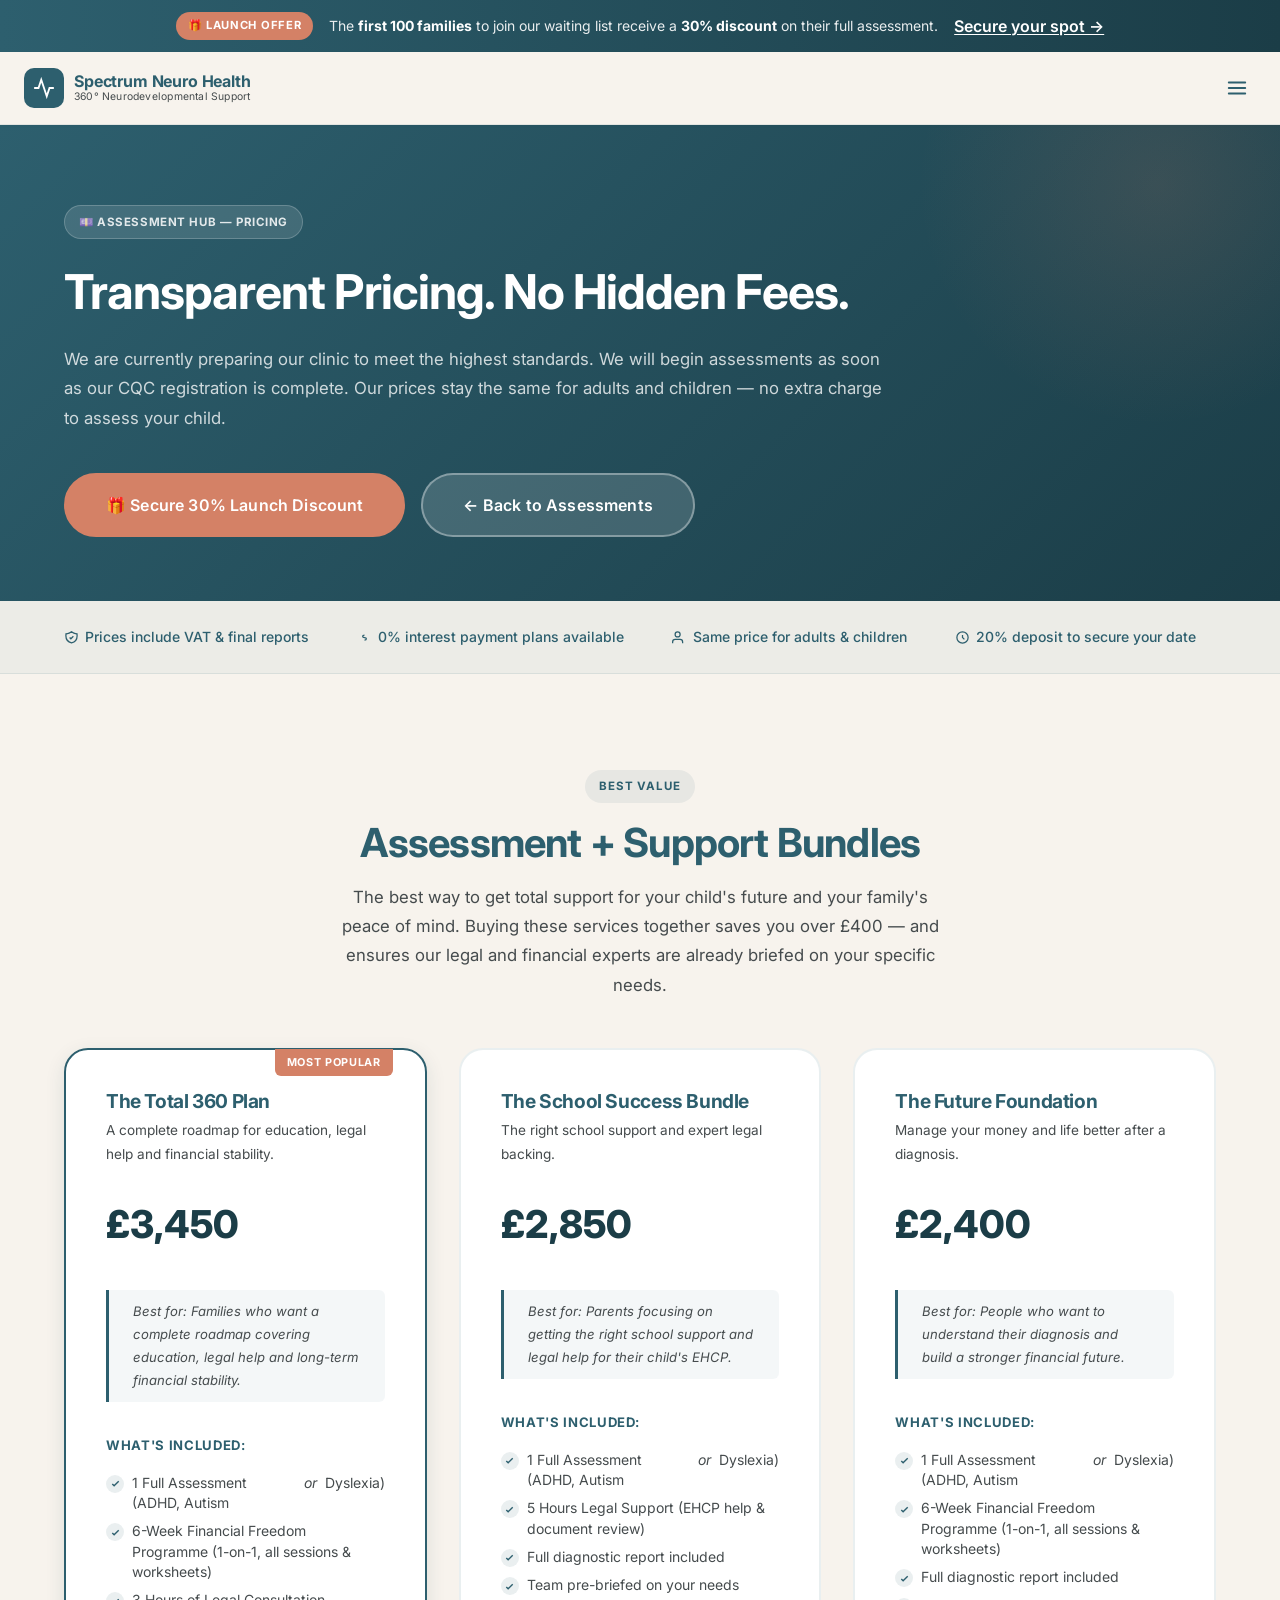
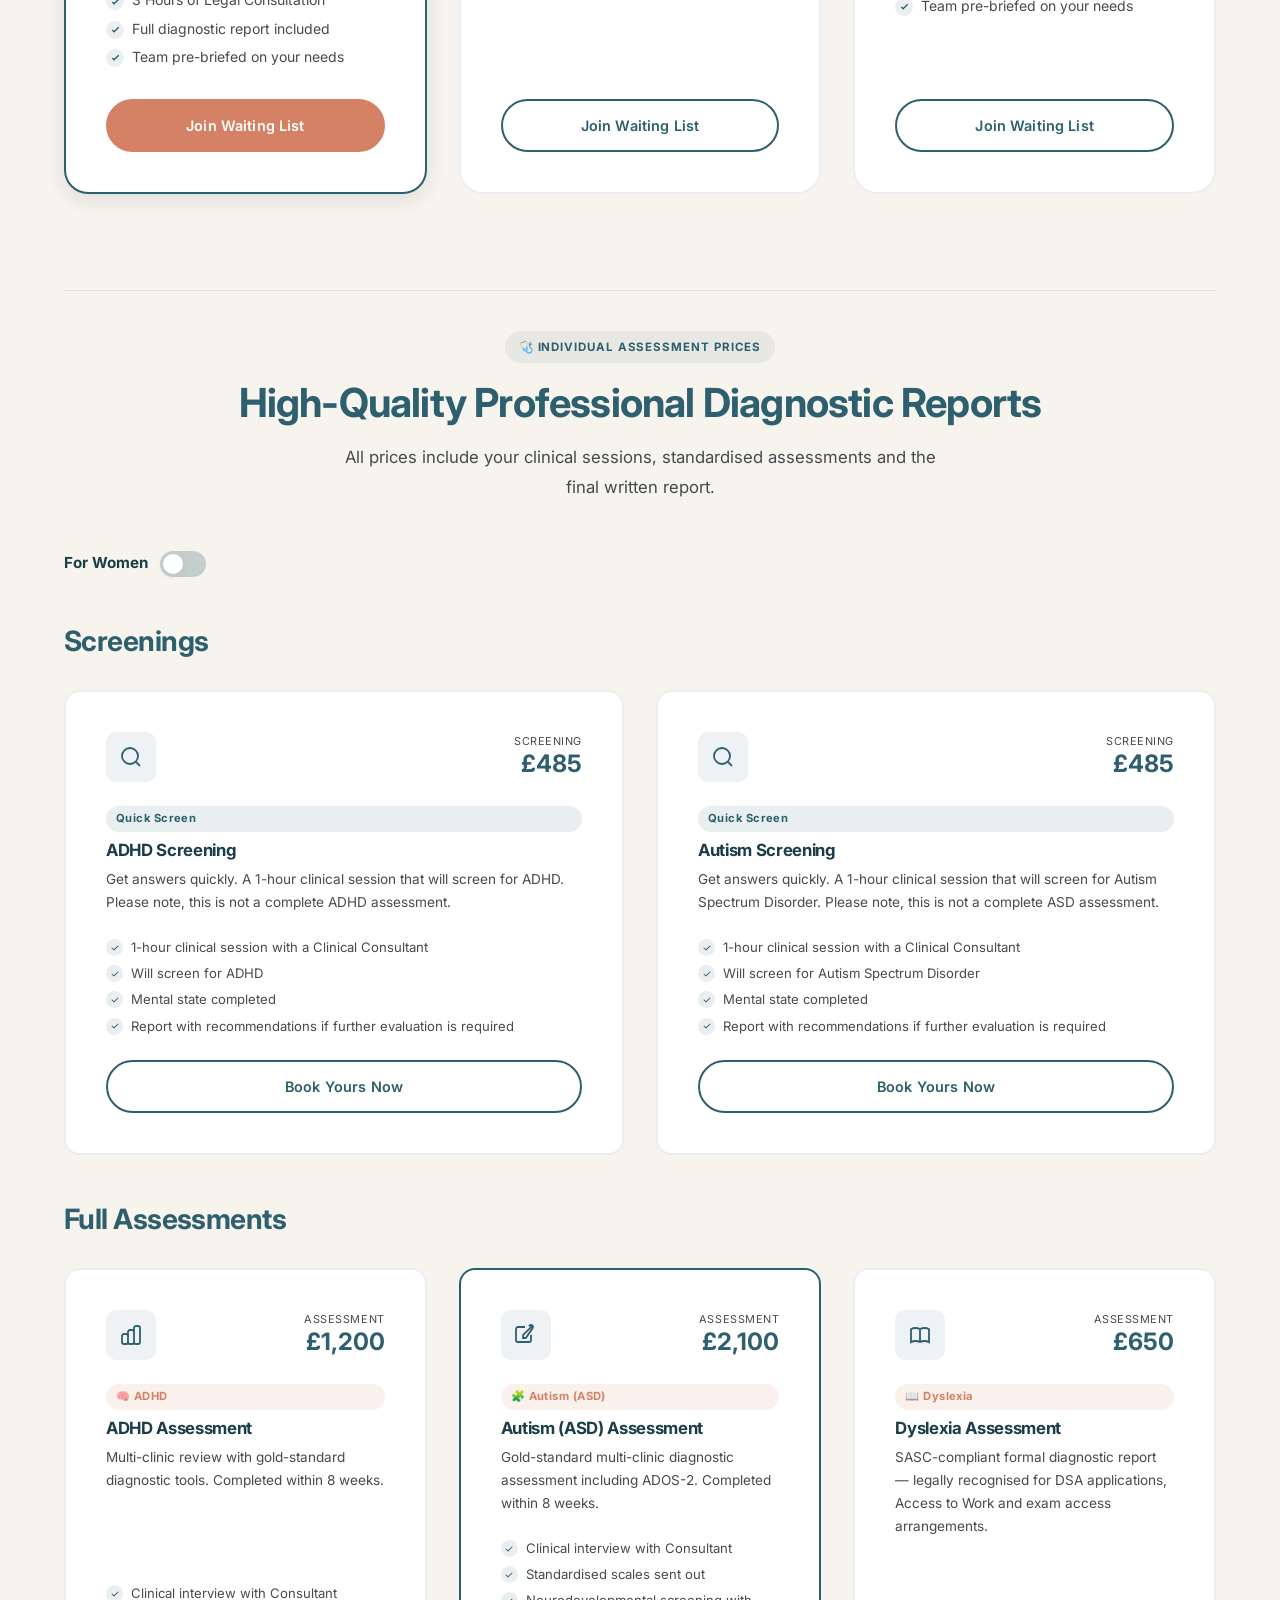
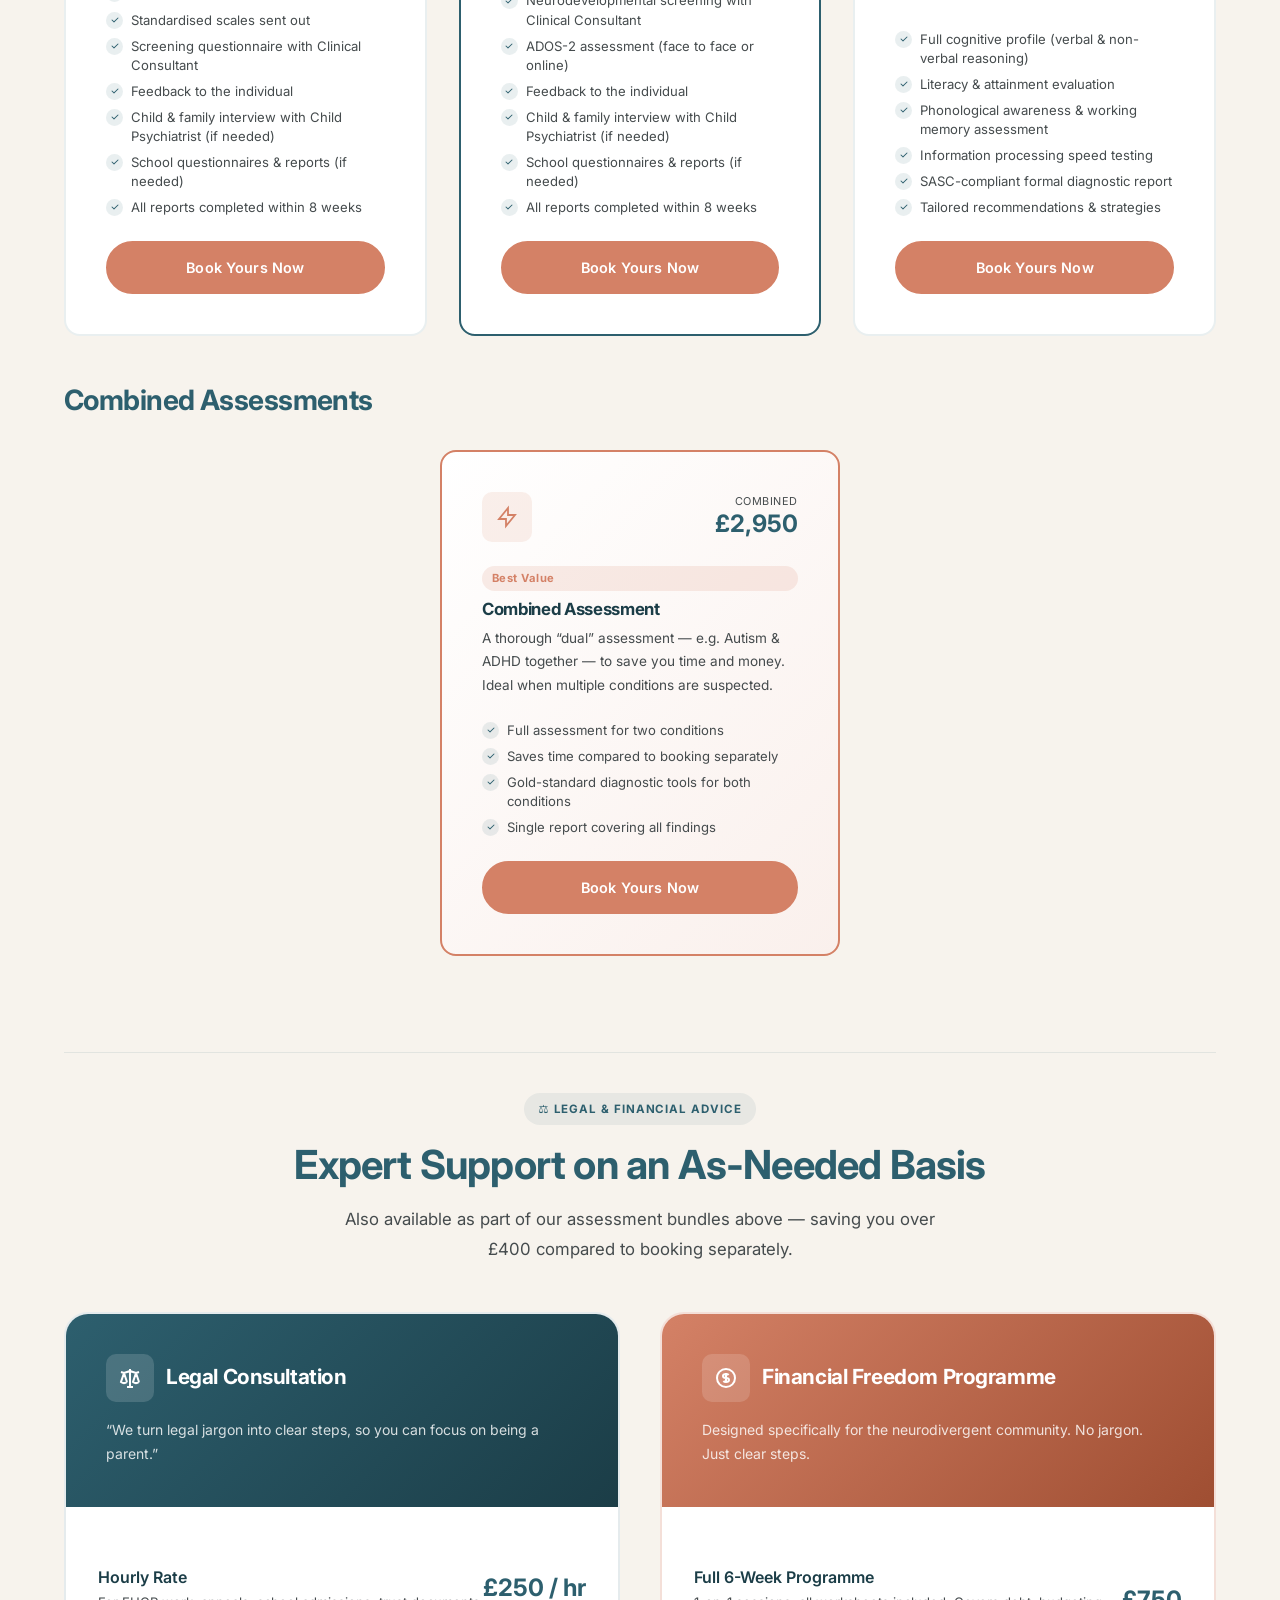
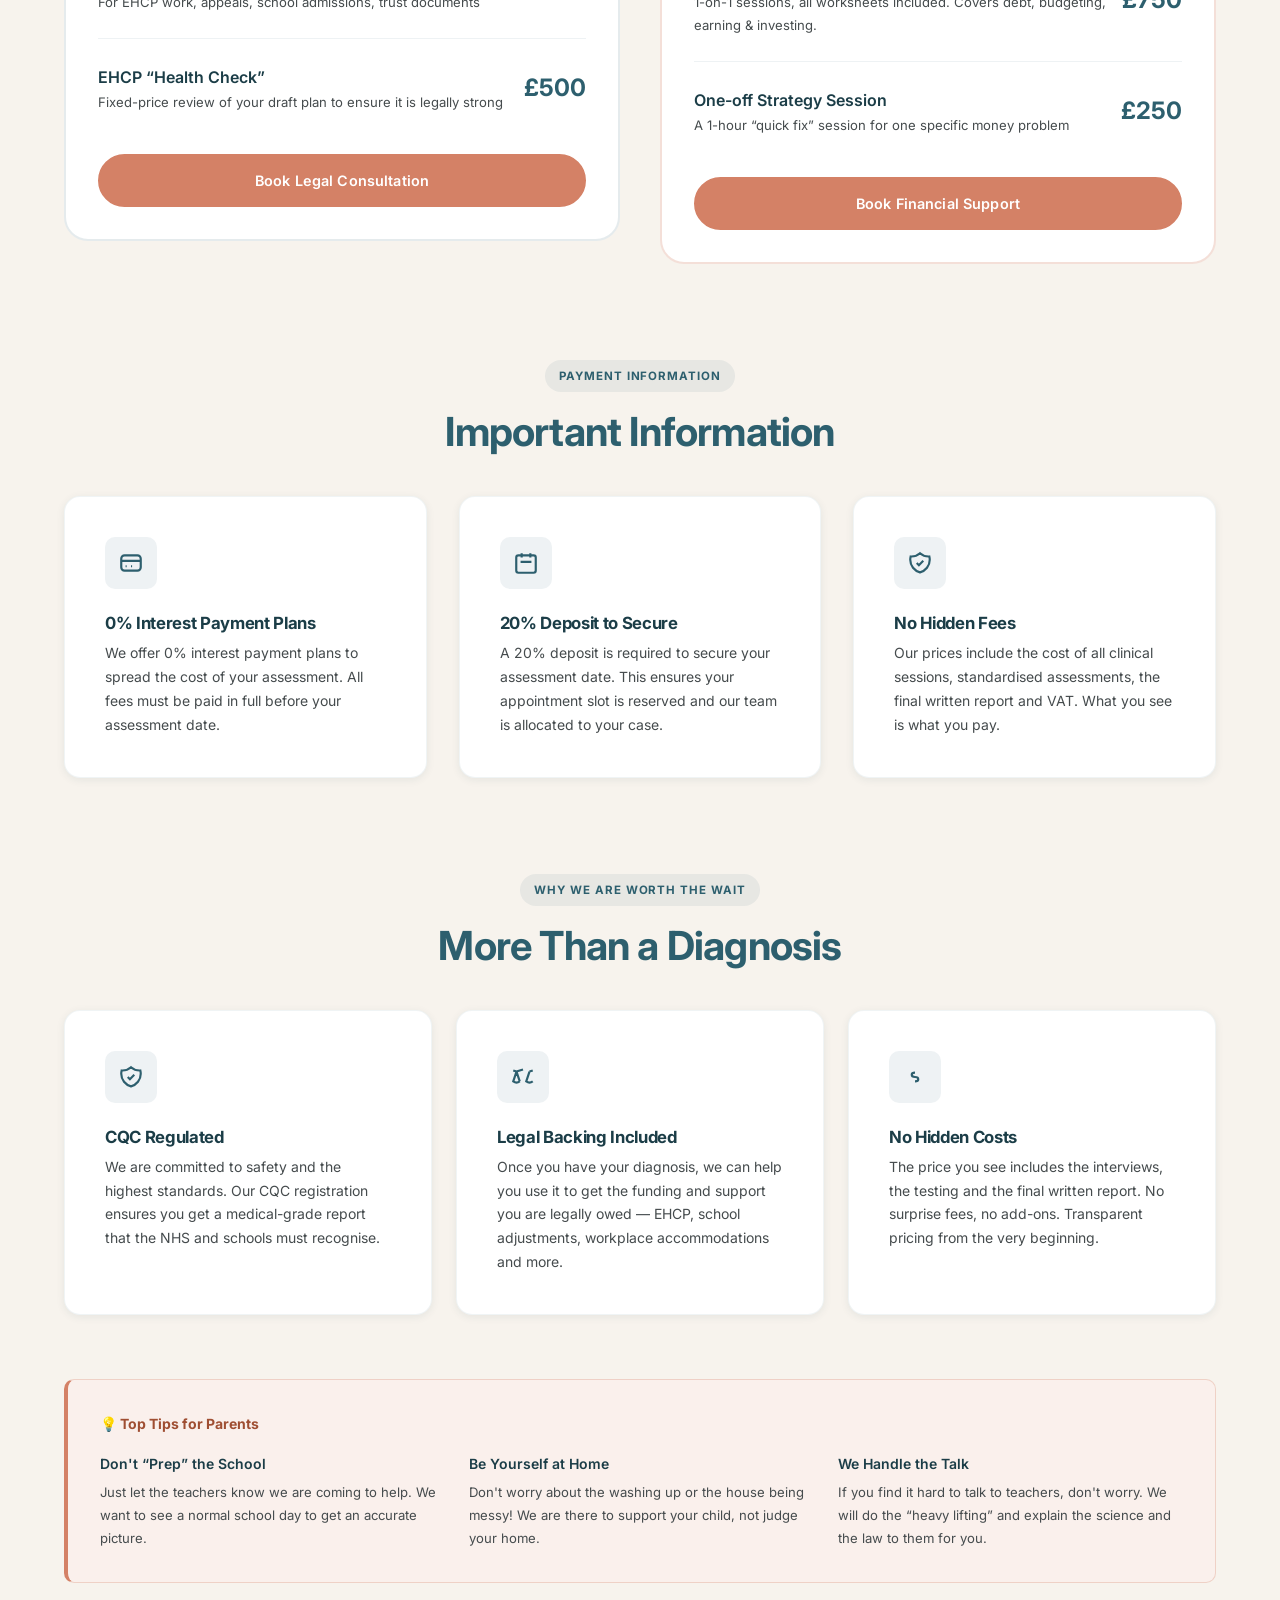
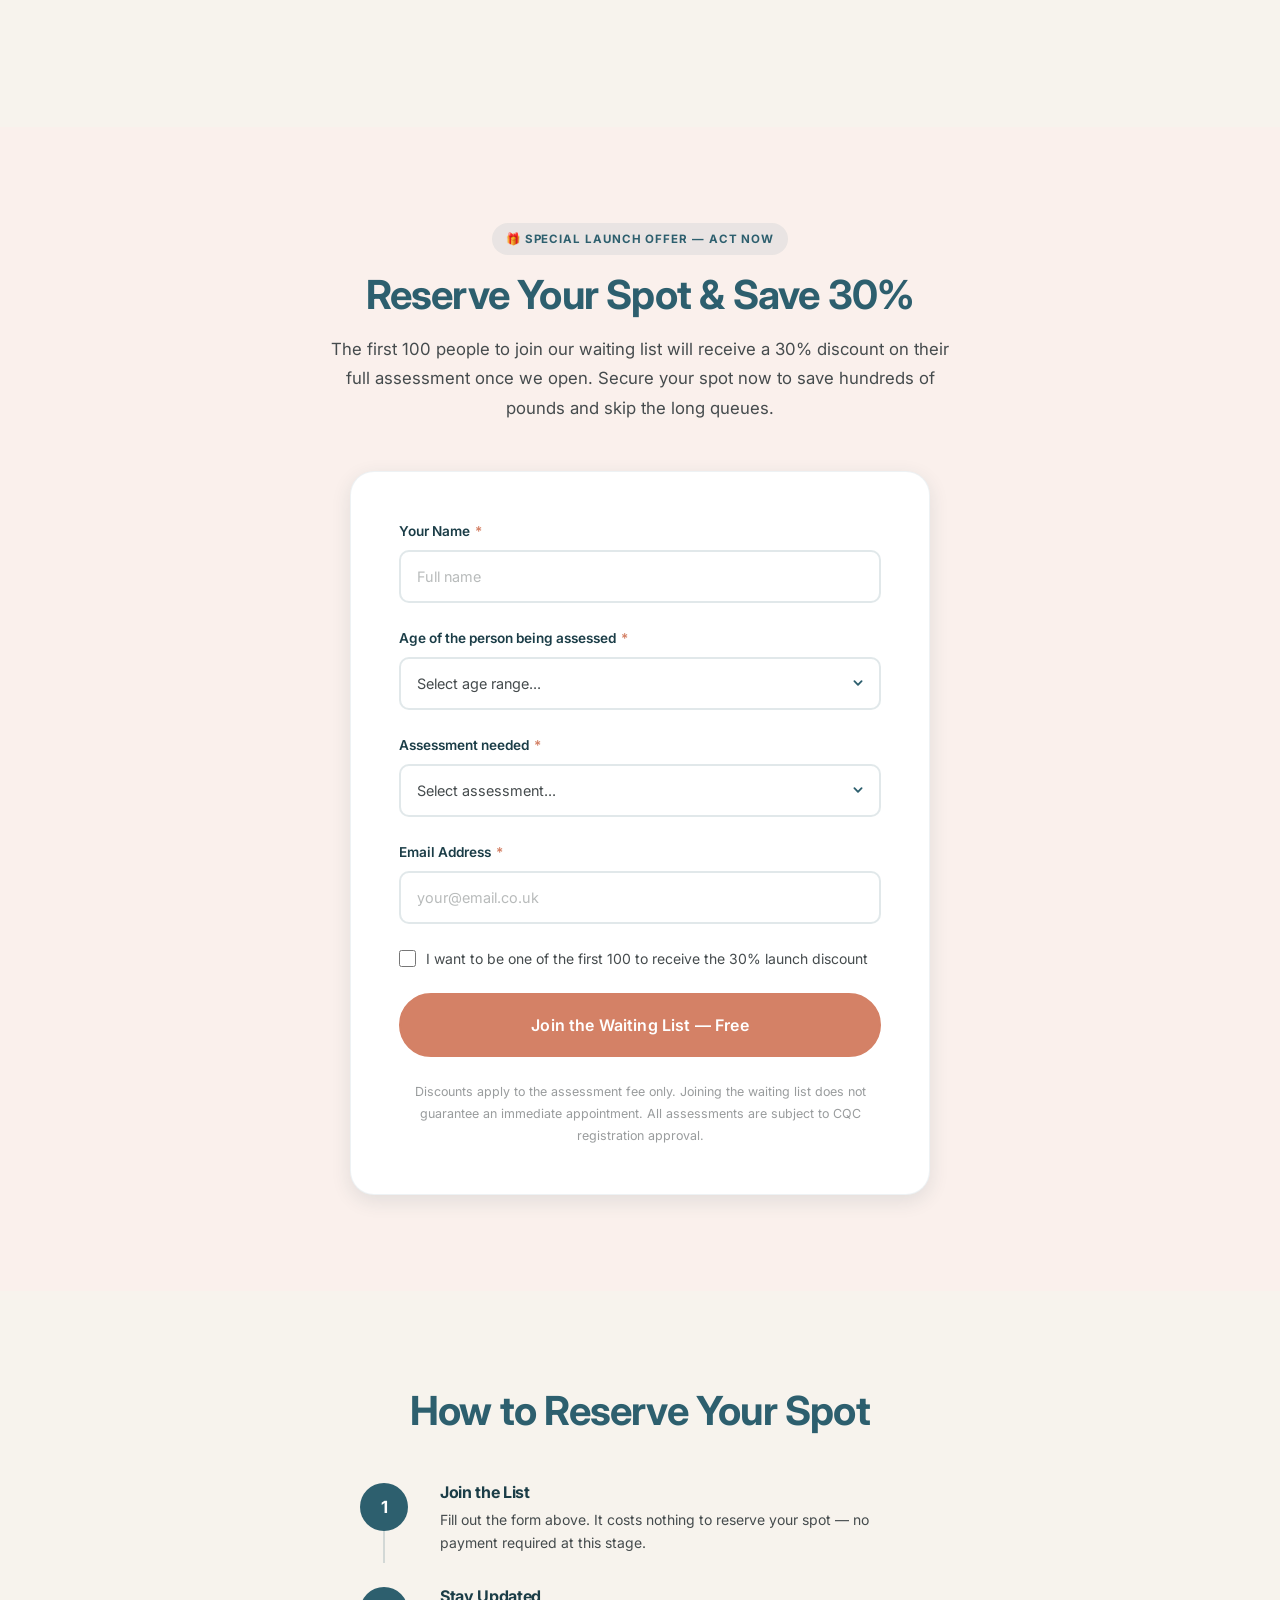
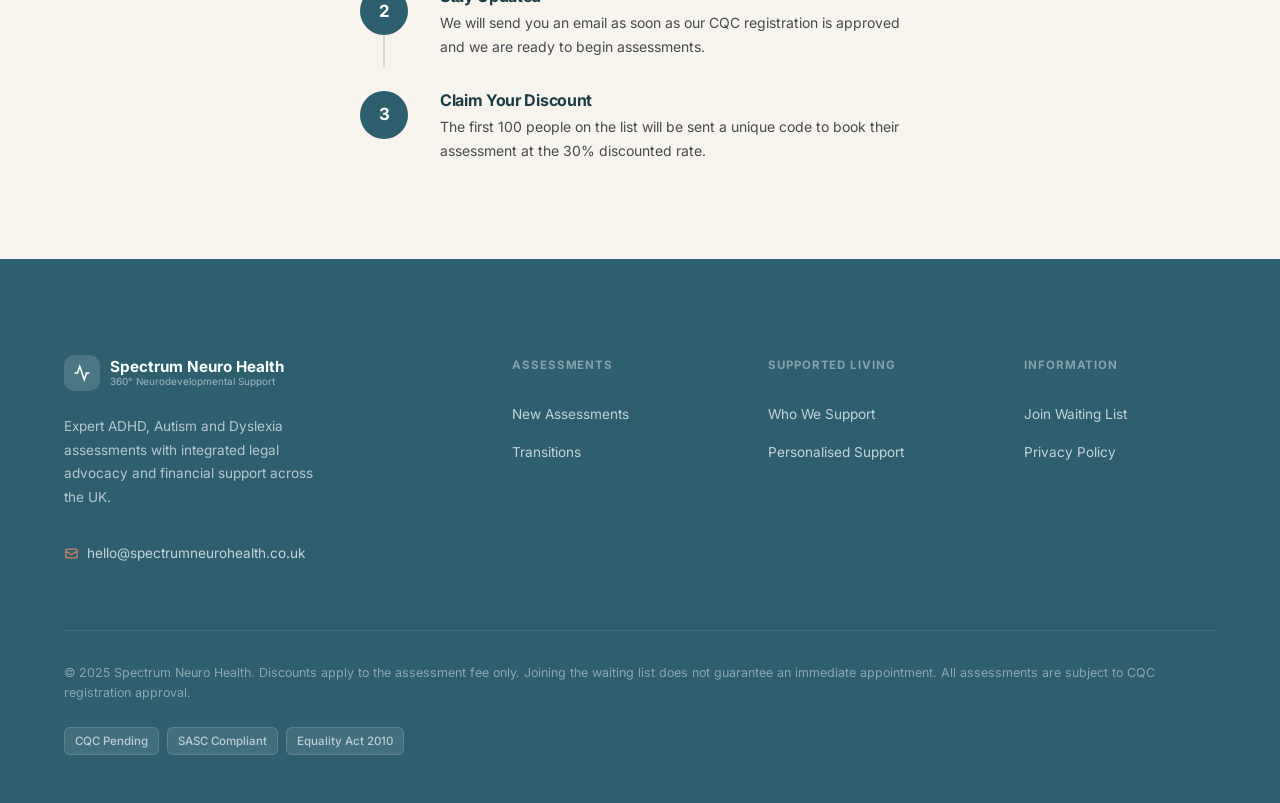
<file: prices.html>
<!DOCTYPE html>
<html lang="en">
<head>
  <meta charset="UTF-8" />
  <meta name="viewport" content="width=device-width, initial-scale=1.0" />
  <meta name="description" content="Spectrum Neuro Health assessment pricing — ADHD, Autism and Dyslexia assessments, legal consultation and financial freedom programme packages." />
  <!-- NOTE: This page is not linked in the main navigation — it is accessed from the Assessment Hub only -->
  <title>Assessment Prices &amp; Packages | Spectrum Neuro Health</title>
  <link rel="stylesheet" href="css/styles.css" />
  <link rel="preconnect" href="https://fonts.googleapis.com" />
  <link rel="preconnect" href="https://fonts.gstatic.com" crossorigin />
</head>
<body>

<!-- OFFER BANNER -->
<div class="offer-banner" role="banner">
  <div class="offer-banner__inner">
    <span class="offer-badge">🎁 Launch Offer</span>
    <p>The <strong>first 100 families</strong> to join our waiting list receive a <strong>30% discount</strong> on their full assessment.</p>
    <a href="assessments.html#waiting-list">Secure your spot &rarr;</a>
  </div>
</div>

<!-- NAVIGATION -->
<header>
  <nav class="nav" aria-label="Main navigation">
    <div class="nav__inner">
      <a href="index.html" class="nav__logo" aria-label="Spectrum Neuro Health home">
        <div class="nav__logo-mark" aria-hidden="true">
          <svg viewBox="0 0 24 24" fill="none" stroke="currentColor" stroke-width="2" stroke-linecap="round"><path d="M22 12h-4l-3 9L9 3l-3 9H2"/></svg>
        </div>
        <div class="nav__logo-text">
          <span class="nav__logo-name">Spectrum Neuro Health</span>
          <span class="nav__logo-sub">360° Neurodevelopmental Support</span>
        </div>
      </a>
      <ul class="nav__menu" role="list">
        <li class="nav__item">
          <a href="assessments.html" class="nav__link">
            Assessments
            <svg viewBox="0 0 20 20" fill="currentColor" aria-hidden="true"><path fill-rule="evenodd" d="M5.293 7.293a1 1 0 011.414 0L10 10.586l3.293-3.293a1 1 0 111.414 1.414l-4 4a1 1 0 01-1.414 0l-4-4a1 1 0 010-1.414z" clip-rule="evenodd"/></svg>
          </a>
          <div class="nav__dropdown" role="menu">
            <a href="assessments.html" class="nav__dd-item"><span class="nav__dd-icon"><svg viewBox="0 0 24 24" fill="none" stroke="currentColor" stroke-width="2"><circle cx="12" cy="12" r="10"/><path d="M12 8v4l3 3"/></svg></span><span class="nav__dd-label"><span class="nav__dd-main">New Assessments</span><span class="nav__dd-sub">ADHD, Autism &amp; Dyslexia</span></span></a>
            <a href="assessments.html#transitions" class="nav__dd-item"><span class="nav__dd-icon"><svg viewBox="0 0 24 24" fill="none" stroke="currentColor" stroke-width="2"><path d="M17 8l4 4-4 4M3 12h18"/></svg></span><span class="nav__dd-label"><span class="nav__dd-main">Reassessment at Transitions</span></span></a>
          </div>
        </li>
        <li class="nav__item">
          <a href="supported-living.html" class="nav__link">
            Supported Living
            <svg viewBox="0 0 20 20" fill="currentColor" aria-hidden="true"><path fill-rule="evenodd" d="M5.293 7.293a1 1 0 011.414 0L10 10.586l3.293-3.293a1 1 0 111.414 1.414l-4 4a1 1 0 01-1.414 0l-4-4a1 1 0 010-1.414z" clip-rule="evenodd"/></svg>
          </a>
          <div class="nav__dropdown" role="menu">
            <a href="supported-living.html#who-we-support" class="nav__dd-item"><span class="nav__dd-icon"><svg viewBox="0 0 24 24" fill="none" stroke="currentColor" stroke-width="2"><path d="M17 21v-2a4 4 0 00-4-4H5a4 4 0 00-4 4v2"/><circle cx="9" cy="7" r="4"/></svg></span><span class="nav__dd-label"><span class="nav__dd-main">Who We Support</span><span class="nav__dd-sub">Supported Living</span></span></a>
            <a href="supported-living.html#accommodation" class="nav__dd-item"><span class="nav__dd-icon"><svg viewBox="0 0 24 24" fill="none" stroke="currentColor" stroke-width="2"><path d="M3 9l9-7 9 7v11a2 2 0 01-2 2H5a2 2 0 01-2-2z"/><polyline points="9 22 9 12 15 12 15 22"/></svg></span><span class="nav__dd-label"><span class="nav__dd-main">Accommodation</span></span></a>
            <a href="supported-living.html#personalised-support" class="nav__dd-item"><span class="nav__dd-icon"><svg viewBox="0 0 24 24" fill="none" stroke="currentColor" stroke-width="2"><path d="M4.318 6.318a4.5 4.5 0 000 6.364L12 20.364l7.682-7.682a4.5 4.5 0 00-6.364-6.364L12 7.636l-1.318-1.318a4.5 4.5 0 00-6.364 0z"/></svg></span><span class="nav__dd-label"><span class="nav__dd-main">Personalised Support</span></span></a>
            <a href="supported-living.html#begin-your-journey" class="nav__dd-item"><span class="nav__dd-icon"><svg viewBox="0 0 24 24" fill="none" stroke="currentColor" stroke-width="2"><path d="M3 6l3 1m0 0l-3 9a5.002 5.002 0 006.001 0"/></svg></span><span class="nav__dd-label"><span class="nav__dd-main">Begin Your Journey</span><span class="nav__dd-sub">Supported Living</span></span></a>
          </div>
        </li>
        <li class="nav__item">
          <a href="home-community-support.html" class="nav__link">
            Home &amp; Community
            <svg viewBox="0 0 20 20" fill="currentColor" aria-hidden="true"><path fill-rule="evenodd" d="M5.293 7.293a1 1 0 011.414 0L10 10.586l3.293-3.293a1 1 0 111.414 1.414l-4 4a1 1 0 01-1.414 0l-4-4a1 1 0 010-1.414z" clip-rule="evenodd"/></svg>
          </a>
          <div class="nav__dropdown" role="menu">
            <a href="home-community-support.html#who-we-support" class="nav__dd-item"><span class="nav__dd-icon"><svg viewBox="0 0 24 24" fill="none" stroke="currentColor" stroke-width="2"><path d="M17 21v-2a4 4 0 00-4-4H5a4 4 0 00-4 4v2"/><circle cx="9" cy="7" r="4"/></svg></span><span class="nav__dd-label"><span class="nav__dd-main">Who We Support</span><span class="nav__dd-sub">Home &amp; Community Support</span></span></a>
            <a href="home-community-support.html#what-we-help-with" class="nav__dd-item"><span class="nav__dd-icon"><svg viewBox="0 0 24 24" fill="none" stroke="currentColor" stroke-width="2"><path d="M3 9l9-7 9 7v11a2 2 0 01-2 2H5a2 2 0 01-2-2z"/></svg></span><span class="nav__dd-label"><span class="nav__dd-main">What We Can Help With</span></span></a>
            <a href="home-community-support.html#get-support" class="nav__dd-item"><span class="nav__dd-icon"><svg viewBox="0 0 24 24" fill="none" stroke="currentColor" stroke-width="2"><path d="M3 6l3 1m0 0l-3 9a5.002 5.002 0 006.001 0"/></svg></span><span class="nav__dd-label"><span class="nav__dd-main">Get Support</span></span></a>
          </div>
        </li>
        <li class="nav__item">
          <a href="women.html" class="nav__link">
            Women
            <svg viewBox="0 0 20 20" fill="currentColor" aria-hidden="true"><path fill-rule="evenodd" d="M5.293 7.293a1 1 0 011.414 0L10 10.586l3.293-3.293a1 1 0 111.414 1.414l-4 4a1 1 0 01-1.414 0l-4-4a1 1 0 010-1.414z" clip-rule="evenodd"/></svg>
          </a>
          <div class="nav__dropdown" role="menu">
            <a href="women.html#understanding-neurodivergence" class="nav__dd-item"><span class="nav__dd-icon"><svg viewBox="0 0 24 24" fill="none" stroke="currentColor" stroke-width="2"><path d="M9 12l2 2 4-4m5.618-4.016A11.955 11.955 0 0112 2.944a11.955 11.955 0 01-8.618 3.04A12.02 12.02 0 003 9c0 5.591 3.824 10.29 9 11.622 5.176-1.332 9-6.03 9-11.622 0-1.042-.133-2.052-.382-3.016z"/></svg></span><span class="nav__dd-label"><span class="nav__dd-main">Understanding Neurodivergence</span></span></a>
            <a href="women.html#how-we-help" class="nav__dd-item"><span class="nav__dd-icon"><svg viewBox="0 0 24 24" fill="none" stroke="currentColor" stroke-width="2"><path d="M9 5H7a2 2 0 00-2 2v12a2 2 0 002 2h10a2 2 0 002-2V7a2 2 0 00-2-2h-2M9 5a2 2 0 002 2h2a2 2 0 002-2M9 5a2 2 0 012-2h2a2 2 0 012 2m-6 9l2 2 4-4"/></svg></span><span class="nav__dd-label"><span class="nav__dd-main">How We Help</span></span></a>
            <a href="women.html#womens-health-wellbeing" class="nav__dd-item"><span class="nav__dd-icon"><svg viewBox="0 0 24 24" fill="none" stroke="currentColor" stroke-width="2"><path d="M4.318 6.318a4.5 4.5 0 000 6.364L12 20.364l7.682-7.682a4.5 4.5 0 00-6.364-6.364L12 7.636l-1.318-1.318a4.5 4.5 0 00-6.364 0z"/></svg></span><span class="nav__dd-label"><span class="nav__dd-main">Women's Health &amp; Wellbeing</span></span></a>
            <a href="women.html#begin-your-journey" class="nav__dd-item"><span class="nav__dd-icon"><svg viewBox="0 0 24 24" fill="none" stroke="currentColor" stroke-width="2"><path d="M3 6l3 1m0 0l-3 9a5.002 5.002 0 006.001 0"/></svg></span><span class="nav__dd-label"><span class="nav__dd-main">Begin Your Journey</span><span class="nav__dd-sub">Women</span></span></a>
          </div>
        </li>
        <li class="nav__item">
          <a href="advocacy-life-planning.html" class="nav__link">
            Advocacy
            <svg viewBox="0 0 20 20" fill="currentColor" aria-hidden="true"><path fill-rule="evenodd" d="M5.293 7.293a1 1 0 011.414 0L10 10.586l3.293-3.293a1 1 0 111.414 1.414l-4 4a1 1 0 01-1.414 0l-4-4a1 1 0 010-1.414z" clip-rule="evenodd"/></svg>
          </a>
          <div class="nav__dropdown" role="menu">
            <a href="advocacy-life-planning.html#who-we-support" class="nav__dd-item"><span class="nav__dd-icon"><svg viewBox="0 0 24 24" fill="none" stroke="currentColor" stroke-width="2"><path d="M17 21v-2a4 4 0 00-4-4H5a4 4 0 00-4 4v2"/><circle cx="9" cy="7" r="4"/></svg></span><span class="nav__dd-label"><span class="nav__dd-main">Who We Support</span><span class="nav__dd-sub">Advocacy &amp; Life Planning</span></span></a>
            <a href="advocacy-life-planning.html#education-advocacy" class="nav__dd-item"><span class="nav__dd-icon"><svg viewBox="0 0 24 24" fill="none" stroke="currentColor" stroke-width="2"><path d="M12 14l9-5-9-5-9 5 9 5z"/></svg></span><span class="nav__dd-label"><span class="nav__dd-main">Education Advocacy</span></span></a>
            <a href="advocacy-life-planning.html#benefits-funding" class="nav__dd-item"><span class="nav__dd-icon"><svg viewBox="0 0 24 24" fill="none" stroke="currentColor" stroke-width="2"><path d="M12 8c-1.657 0-3 .895-3 2s1.343 2 3 2 3 .895 3 2-1.343 2-3 2"/></svg></span><span class="nav__dd-label"><span class="nav__dd-main">Benefits &amp; Funding</span></span></a>
            <a href="advocacy-life-planning.html#begin-your-journey" class="nav__dd-item"><span class="nav__dd-icon"><svg viewBox="0 0 24 24" fill="none" stroke="currentColor" stroke-width="2"><path d="M3 6l3 1m0 0l-3 9a5.002 5.002 0 006.001 0"/></svg></span><span class="nav__dd-label"><span class="nav__dd-main">Begin Your Journey</span></span></a>
            <a href="advocacy-life-planning.html#legal" class="nav__dd-item"><span class="nav__dd-icon"><svg viewBox="0 0 24 24" fill="none" stroke="currentColor" stroke-width="2"><path d="M3 6l3 1m0 0l-3 9a5.002 5.002 0 006.001 0M6 7l3 9M6 7l6-2m6 2l3-1m-3 1l-3 9a5.002 5.002 0 006.001 0"/></svg></span><span class="nav__dd-label"><span class="nav__dd-main">Legal Help</span></span></a>
            <a href="advocacy-life-planning.html#financial" class="nav__dd-item"><span class="nav__dd-icon"><svg viewBox="0 0 24 24" fill="none" stroke="currentColor" stroke-width="2"><path d="M12 8c-1.657 0-3 .895-3 2s1.343 2 3 2 3 .895 3 2-1.343 2-3 2"/></svg></span><span class="nav__dd-label"><span class="nav__dd-main">Financial Support</span></span></a>
          </div>
        </li>
        <li class="nav__item">
          <a href="consultancy-professional-services.html" class="nav__link">
            Partner with Us
            <svg viewBox="0 0 20 20" fill="currentColor" aria-hidden="true"><path fill-rule="evenodd" d="M5.293 7.293a1 1 0 011.414 0L10 10.586l3.293-3.293a1 1 0 111.414 1.414l-4 4a1 1 0 01-1.414 0l-4-4a1 1 0 010-1.414z" clip-rule="evenodd"/></svg>
          </a>
          <div class="nav__dropdown" role="menu">
            <a href="consultancy-professional-services.html#who-we-work-with" class="nav__dd-item"><span class="nav__dd-icon"><svg viewBox="0 0 24 24" fill="none" stroke="currentColor" stroke-width="2"><path d="M17 21v-2a4 4 0 00-4-4H5a4 4 0 00-4 4v2"/><circle cx="9" cy="7" r="4"/></svg></span><span class="nav__dd-label"><span class="nav__dd-main">Who We Work With</span></span></a>
            <a href="consultancy-professional-services.html#our-services" class="nav__dd-item"><span class="nav__dd-icon"><svg viewBox="0 0 24 24" fill="none" stroke="currentColor" stroke-width="2"><rect x="3" y="7" width="18" height="13" rx="2"/><path d="M8 7V5a2 2 0 012-2h4a2 2 0 012 2v2M3 12h18"/></svg></span><span class="nav__dd-label"><span class="nav__dd-main">Our Services</span></span></a>
            <a href="consultancy-professional-services.html#why-partner" class="nav__dd-item"><span class="nav__dd-icon"><svg viewBox="0 0 24 24" fill="none" stroke="currentColor" stroke-width="2"><path d="M9 12l2 2 4-4m5.618-4.016A11.955 11.955 0 0112 2.944a11.955 11.955 0 01-8.618 3.04A12.02 12.02 0 003 9c0 5.591 3.824 10.29 9 11.622 5.176-1.332 9-6.03 9-11.622 0-1.042-.133-2.052-.382-3.016z"/></svg></span><span class="nav__dd-label"><span class="nav__dd-main">Why Partner With Us</span></span></a>
            <a href="consultancy-professional-services.html#partner-with-spectrum" class="nav__dd-item"><span class="nav__dd-icon"><svg viewBox="0 0 24 24" fill="none" stroke="currentColor" stroke-width="2"><path d="M3 6l3 1m0 0l-3 9a5.002 5.002 0 006.001 0"/></svg></span><span class="nav__dd-label"><span class="nav__dd-main">Partner With Spectrum</span></span></a>
            <a href="consultancy-professional-services.html#education" class="nav__dd-item"><span class="nav__dd-icon"><svg viewBox="0 0 24 24" fill="none" stroke="currentColor" stroke-width="2"><path d="M12 14l9-5-9-5-9 5 9 5z"/></svg></span><span class="nav__dd-label"><span class="nav__dd-main">For Education Providers</span></span></a>
          </div>
        </li>
        <li class="nav__item">
          <a href="our-approach.html" class="nav__link">
            Our Approach
            <svg viewBox="0 0 20 20" fill="currentColor" aria-hidden="true"><path fill-rule="evenodd" d="M5.293 7.293a1 1 0 011.414 0L10 10.586l3.293-3.293a1 1 0 111.414 1.414l-4 4a1 1 0 01-1.414 0l-4-4a1 1 0 010-1.414z" clip-rule="evenodd"/></svg>
          </a>
          <div class="nav__dropdown" role="menu">
            <a href="our-approach.html#the-journey" class="nav__dd-item"><span class="nav__dd-icon"><svg viewBox="0 0 24 24" fill="none" stroke="currentColor" stroke-width="2"><path d="M17 8l4 4-4 4M3 12h18"/></svg></span><span class="nav__dd-label"><span class="nav__dd-main">The Journey</span></span></a>
            <a href="our-approach.html#our-philosophy" class="nav__dd-item"><span class="nav__dd-icon"><svg viewBox="0 0 24 24" fill="none" stroke="currentColor" stroke-width="2"><path d="M9 12l2 2 4-4m5.618-4.016A11.955 11.955 0 0112 2.944a11.955 11.955 0 01-8.618 3.04A12.02 12.02 0 003 9c0 5.591 3.824 10.29 9 11.622 5.176-1.332 9-6.03 9-11.622 0-1.042-.133-2.052-.382-3.016z"/></svg></span><span class="nav__dd-label"><span class="nav__dd-main">Our Philosophy</span></span></a>
            <a href="our-approach.html#our-integrated-model" class="nav__dd-item"><span class="nav__dd-icon"><svg viewBox="0 0 24 24" fill="none" stroke="currentColor" stroke-width="2"><path d="M17 21v-2a4 4 0 00-4-4H5a4 4 0 00-4 4v2"/><circle cx="9" cy="7" r="4"/><path d="M23 21v-2a4 4 0 00-3-3.87"/><path d="M16 3.13a4 4 0 010 7.75"/></svg></span><span class="nav__dd-label"><span class="nav__dd-main">Our Integrated Model</span></span></a>
            <a href="our-approach.html#why-integration-matters" class="nav__dd-item"><span class="nav__dd-icon"><svg viewBox="0 0 24 24" fill="none" stroke="currentColor" stroke-width="2"><path d="M3 6l3 1m0 0l-3 9a5.002 5.002 0 006.001 0"/></svg></span><span class="nav__dd-label"><span class="nav__dd-main">Why Integration Matters</span></span></a>
          </div>
        </li>
      </ul>
      <div class="nav__cta-area">
        <a href="assessments.html#waiting-list" class="btn btn--primary btn--sm">Join Waiting List</a>
      </div>
      <button class="nav__mobile-btn" aria-label="Open menu">
        <svg width="22" height="22" viewBox="0 0 24 24" fill="none" stroke="currentColor" stroke-width="2" stroke-linecap="round" aria-hidden="true"><line x1="3" y1="6" x2="21" y2="6"/><line x1="3" y1="12" x2="21" y2="12"/><line x1="3" y1="18" x2="21" y2="18"/></svg>
      </button>
    </div>
  </nav>
</header>

<!-- Mobile menu -->
<div class="mobile-menu" role="dialog" aria-modal="true">
  <div class="mobile-menu__panel">
    <div class="mobile-menu__head">
      <span style="font-weight:700;color:var(--teal);">Menu</span>
      <button class="mobile-menu__close" aria-label="Close menu"><svg width="18" height="18" viewBox="0 0 24 24" fill="none" stroke="currentColor" stroke-width="2"><line x1="18" y1="6" x2="6" y2="18"/><line x1="6" y1="6" x2="18" y2="18"/></svg></button>
    </div>
    <nav>
      <p class="mobile-sec-title">Assessments</p>
      <a href="assessments.html" class="mobile-link"><svg viewBox="0 0 24 24" fill="none" stroke="currentColor" stroke-width="2" width="18" height="18"><circle cx="12" cy="12" r="10"/></svg> New Assessments</a>
      <a href="assessments.html#transitions" class="mobile-link"><svg viewBox="0 0 24 24" fill="none" stroke="currentColor" stroke-width="2" width="18" height="18"><path d="M17 8l4 4-4 4M3 12h18"/></svg> Reassessment at Transitions</a>
      <p class="mobile-sec-title">Supported Living</p>
      <a href="supported-living.html#who-we-support" class="mobile-link"><svg viewBox="0 0 24 24" fill="none" stroke="currentColor" stroke-width="2" width="18" height="18"><path d="M17 21v-2a4 4 0 00-4-4H5a4 4 0 00-4 4v2"/><circle cx="9" cy="7" r="4"/></svg> Who We Support (Supported Living)</a>
      <a href="supported-living.html#accommodation" class="mobile-link"><svg viewBox="0 0 24 24" fill="none" stroke="currentColor" stroke-width="2" width="18" height="18"><path d="M3 9l9-7 9 7v11a2 2 0 01-2 2H5a2 2 0 01-2-2z"/></svg> Accommodation</a>
      <a href="supported-living.html#personalised-support" class="mobile-link"><svg viewBox="0 0 24 24" fill="none" stroke="currentColor" stroke-width="2" width="18" height="18"><path d="M4.318 6.318a4.5 4.5 0 000 6.364L12 20.364l7.682-7.682a4.5 4.5 0 00-6.364-6.364"/></svg> Personalised Support</a>
      <a href="supported-living.html#begin-your-journey" class="mobile-link"><svg viewBox="0 0 24 24" fill="none" stroke="currentColor" stroke-width="2" width="18" height="18"><path d="M3 6l3 1m0 0l-3 9a5.002 5.002 0 006.001 0"/></svg> Begin Your Journey (Supported Living)</a>
      <p class="mobile-sec-title">Home &amp; Community Support</p>
      <a href="home-community-support.html#who-we-support" class="mobile-link"><svg viewBox="0 0 24 24" fill="none" stroke="currentColor" stroke-width="2" width="18" height="18"><path d="M17 21v-2a4 4 0 00-4-4H5a4 4 0 00-4 4v2"/><circle cx="9" cy="7" r="4"/></svg> Who We Support (Home &amp; Community)</a>
      <a href="home-community-support.html#what-we-help-with" class="mobile-link"><svg viewBox="0 0 24 24" fill="none" stroke="currentColor" stroke-width="2" width="18" height="18"><path d="M3 9l9-7 9 7v11a2 2 0 01-2 2H5a2 2 0 01-2-2z"/></svg> What We Can Help With</a>
      <a href="home-community-support.html#get-support" class="mobile-link"><svg viewBox="0 0 24 24" fill="none" stroke="currentColor" stroke-width="2" width="18" height="18"><path d="M3 6l3 1m0 0l-3 9a5.002 5.002 0 006.001 0"/></svg> Get Support</a>
            <p class="mobile-sec-title">Women</p>
      <a href="women.html#understanding-neurodivergence" class="mobile-link"><svg viewBox="0 0 24 24" fill="none" stroke="currentColor" stroke-width="2" width="18" height="18"><path d="M9 12l2 2 4-4m5.618-4.016A11.955 11.955 0 0112 2.944"/></svg> Understanding Neurodivergence</a>
      <a href="women.html#how-we-help" class="mobile-link"><svg viewBox="0 0 24 24" fill="none" stroke="currentColor" stroke-width="2" width="18" height="18"><path d="M9 5H7a2 2 0 00-2 2v12a2 2 0 002 2h10a2 2 0 002-2V7a2 2 0 00-2-2h-2M9 5a2 2 0 002 2h2a2 2 0 002-2"/></svg> How We Help</a>
      <a href="women.html#womens-health-wellbeing" class="mobile-link"><svg viewBox="0 0 24 24" fill="none" stroke="currentColor" stroke-width="2" width="18" height="18"><path d="M4.318 6.318a4.5 4.5 0 000 6.364L12 20.364l7.682-7.682a4.5 4.5 0 00-6.364-6.364"/></svg> Women's Health &amp; Wellbeing</a>
      <a href="women.html#begin-your-journey" class="mobile-link"><svg viewBox="0 0 24 24" fill="none" stroke="currentColor" stroke-width="2" width="18" height="18"><path d="M3 6l3 1m0 0l-3 9a5.002 5.002 0 006.001 0"/></svg> Begin Your Journey (Women)</a>
<p class="mobile-sec-title">Advocacy &amp; Life Planning</p>
      <a href="advocacy-life-planning.html#who-we-support" class="mobile-link"><svg viewBox="0 0 24 24" fill="none" stroke="currentColor" stroke-width="2" width="18" height="18"><path d="M17 21v-2a4 4 0 00-4-4H5a4 4 0 00-4 4v2"/><circle cx="9" cy="7" r="4"/></svg> Who We Support (Advocacy)</a>
      <a href="advocacy-life-planning.html#education-advocacy" class="mobile-link"><svg viewBox="0 0 24 24" fill="none" stroke="currentColor" stroke-width="2" width="18" height="18"><path d="M12 14l9-5-9-5-9 5 9 5z"/></svg> Education Advocacy</a>
      <a href="advocacy-life-planning.html#benefits-funding" class="mobile-link"><svg viewBox="0 0 24 24" fill="none" stroke="currentColor" stroke-width="2" width="18" height="18"><path d="M12 8c-1.657 0-3 .895-3 2"/></svg> Benefits &amp; Funding</a>
      <a href="advocacy-life-planning.html#begin-your-journey" class="mobile-link"><svg viewBox="0 0 24 24" fill="none" stroke="currentColor" stroke-width="2" width="18" height="18"><path d="M3 6l3 1m0 0l-3 9a5.002 5.002 0 006.001 0"/></svg> Begin Your Journey</a>
      <a href="advocacy-life-planning.html#legal" class="mobile-link"><svg viewBox="0 0 24 24" fill="none" stroke="currentColor" stroke-width="2" width="18" height="18"><path d="M3 6l3 1m0 0l-3 9a5.002 5.002 0 006.001 0"/></svg> Legal Help</a>
      <a href="advocacy-life-planning.html#financial" class="mobile-link"><svg viewBox="0 0 24 24" fill="none" stroke="currentColor" stroke-width="2" width="18" height="18"><path d="M12 8c-1.657 0-3 .895-3 2"/></svg> Financial Support</a>
      <p class="mobile-sec-title">Consultancy &amp; Professional Services</p>
      <a href="consultancy-professional-services.html#who-we-work-with" class="mobile-link"><svg viewBox="0 0 24 24" fill="none" stroke="currentColor" stroke-width="2" width="18" height="18"><path d="M17 21v-2a4 4 0 00-4-4H5a4 4 0 00-4 4v2"/><circle cx="9" cy="7" r="4"/></svg> Who We Work With</a>
      <a href="consultancy-professional-services.html#our-services" class="mobile-link"><svg viewBox="0 0 24 24" fill="none" stroke="currentColor" stroke-width="2" width="18" height="18"><rect x="3" y="7" width="18" height="13" rx="2"/></svg> Our Services</a>
      <a href="consultancy-professional-services.html#why-partner" class="mobile-link"><svg viewBox="0 0 24 24" fill="none" stroke="currentColor" stroke-width="2" width="18" height="18"><path d="M9 12l2 2 4-4m5.618-4.016A11.955 11.955 0 0112 2.944"/></svg> Why Partner With Us</a>
      <a href="consultancy-professional-services.html#partner-with-spectrum" class="mobile-link"><svg viewBox="0 0 24 24" fill="none" stroke="currentColor" stroke-width="2" width="18" height="18"><path d="M3 6l3 1m0 0l-3 9a5.002 5.002 0 006.001 0"/></svg> Partner With Spectrum</a>
      <a href="consultancy-professional-services.html#education" class="mobile-link"><svg viewBox="0 0 24 24" fill="none" stroke="currentColor" stroke-width="2" width="18" height="18"><path d="M12 14l9-5-9-5-9 5 9 5z"/></svg> For Education Providers</a>
      <p class="mobile-sec-title">Our Approach</p>
      <a href="our-approach.html#the-journey" class="mobile-link"><svg viewBox="0 0 24 24" fill="none" stroke="currentColor" stroke-width="2" width="18" height="18"><path d="M17 8l4 4-4 4M3 12h18"/></svg> The Journey</a>
      <a href="our-approach.html#our-philosophy" class="mobile-link"><svg viewBox="0 0 24 24" fill="none" stroke="currentColor" stroke-width="2" width="18" height="18"><path d="M9 12l2 2 4-4m5.618-4.016A11.955 11.955 0 0112 2.944"/></svg> Our Philosophy</a>
      <a href="our-approach.html#our-integrated-model" class="mobile-link"><svg viewBox="0 0 24 24" fill="none" stroke="currentColor" stroke-width="2" width="18" height="18"><path d="M17 21v-2a4 4 0 00-4-4H5a4 4 0 00-4 4v2"/><circle cx="9" cy="7" r="4"/></svg> Our Integrated Model</a>
      <a href="our-approach.html#why-integration-matters" class="mobile-link"><svg viewBox="0 0 24 24" fill="none" stroke="currentColor" stroke-width="2" width="18" height="18"><path d="M3 6l3 1m0 0l-3 9a5.002 5.002 0 006.001 0"/></svg> Why Integration Matters</a>
      <div class="mobile-menu__cta"><a href="assessments.html#waiting-list" class="btn btn--primary btn--full">Join Waiting List</a></div>
    </nav>
  </div>
</div>

<!-- PAGE HERO -->
<main id="main-content">
<section class="page-hero" aria-labelledby="prices-heading">
  <div class="container">
    <div class="page-hero__inner">
      <div class="page-hero__badge">💷 Assessment Hub — Pricing</div>
      <h1 class="page-hero__title" id="prices-heading">Transparent Pricing. No Hidden Fees.</h1>
      <p class="page-hero__sub">We are currently preparing our clinic to meet the highest standards. We will begin assessments as soon as our CQC registration is complete. Our prices stay the same for adults and children — no extra charge to assess your child.</p>
      <div class="page-hero__btns">
        <a href="#waiting-list" class="btn btn--primary btn--lg">🎁 Secure 30% Launch Discount</a>
        <a href="assessments.html" class="btn btn--ghost btn--lg">← Back to Assessments</a>
      </div>
    </div>
  </div>
</section>

<!-- IMPORTANT INFO STRIP -->
<div style="background:rgba(45,95,110,.05);border-bottom:1px solid rgba(45,95,110,.1);">
  <div class="container" style="padding-top:var(--sp-3);padding-bottom:var(--sp-3);">
    <div style="display:flex;align-items:center;gap:var(--sp-6);flex-wrap:wrap;font-size:.875rem;">
      <span style="display:flex;align-items:center;gap:6px;color:var(--teal);font-weight:500;"><svg viewBox="0 0 24 24" fill="none" stroke="currentColor" stroke-width="2" width="15" height="15"><path d="M9 12l2 2 4-4m5.618-4.016A11.955 11.955 0 0112 2.944a11.955 11.955 0 01-8.618 3.04A12.02 12.02 0 003 9c0 5.591 3.824 10.29 9 11.622 5.176-1.332 9-6.03 9-11.622 0-1.042-.133-2.052-.382-3.016z"/></svg> Prices include VAT &amp; final reports</span>
      <span style="display:flex;align-items:center;gap:6px;color:var(--teal);font-weight:500;"><svg viewBox="0 0 24 24" fill="none" stroke="currentColor" stroke-width="2" width="15" height="15"><path d="M12 8c-1.657 0-3 .895-3 2s1.343 2 3 2 3 .895 3 2-1.343 2-3 2"/></svg> 0% interest payment plans available</span>
      <span style="display:flex;align-items:center;gap:6px;color:var(--teal);font-weight:500;"><svg viewBox="0 0 24 24" fill="none" stroke="currentColor" stroke-width="2" width="15" height="15"><path d="M17 21v-2a4 4 0 00-4-4H5a4 4 0 00-4 4v2"/><circle cx="9" cy="7" r="4"/></svg> Same price for adults &amp; children</span>
      <span style="display:flex;align-items:center;gap:6px;color:var(--teal);font-weight:500;"><svg viewBox="0 0 24 24" fill="none" stroke="currentColor" stroke-width="2" width="15" height="15"><path d="M12 8v4l3 3m6-3a9 9 0 11-18 0 9 9 0 0118 0z"/></svg> 20% deposit to secure your date</span>
    </div>
  </div>
</div>

<div class="section">
  <div class="container">

    <!-- BUNDLES -->
    <div style="margin-bottom:var(--sp-12);">
      <div class="sec-hd sec-hd--center anim" style="margin-bottom:var(--sp-2);">
        <span class="sec-tag">Best Value</span>
        <h2>Assessment + Support Bundles</h2>
        <p>The best way to get total support for your child's future and your family's peace of mind. Buying these services together saves you over £400 — and ensures our legal and financial experts are already briefed on your specific needs.</p>
      </div>

      <div class="grid-3" style="gap:var(--sp-4);margin-top:var(--sp-6);">

        <!-- Bundle 1: Total 360 -->
        <div class="bundle-card bundle-card--feat anim anim-d1">
          <div class="bundle-badge">Most Popular</div>
          <h3 class="bundle-name">The Total 360 Plan</h3>
          <p class="bundle-tagline">A complete roadmap for education, legal help and financial stability.</p>
          <div class="bundle-price">
            <span class="bundle-amount">£3,450</span>
          </div>
          <div class="bundle-who">Best for: Families who want a complete roadmap covering education, legal help and long-term financial stability.</div>
          <p class="bundle-incl">What's included:</p>
          <ul class="bundle-list">
            <li><span class="ck"><svg viewBox="0 0 24 24" fill="none" stroke="currentColor" stroke-width="3" width="11" height="11"><path d="M5 13l4 4L19 7"/></svg></span> 1 Full Assessment (ADHD, Autism <em>or</em> Dyslexia)</li>
            <li><span class="ck"><svg viewBox="0 0 24 24" fill="none" stroke="currentColor" stroke-width="3" width="11" height="11"><path d="M5 13l4 4L19 7"/></svg></span> 6-Week Financial Freedom Programme (1-on-1, all sessions &amp; worksheets)</li>
            <li><span class="ck"><svg viewBox="0 0 24 24" fill="none" stroke="currentColor" stroke-width="3" width="11" height="11"><path d="M5 13l4 4L19 7"/></svg></span> 3 Hours of Legal Consultation</li>
            <li><span class="ck"><svg viewBox="0 0 24 24" fill="none" stroke="currentColor" stroke-width="3" width="11" height="11"><path d="M5 13l4 4L19 7"/></svg></span> Full diagnostic report included</li>
            <li><span class="ck"><svg viewBox="0 0 24 24" fill="none" stroke="currentColor" stroke-width="3" width="11" height="11"><path d="M5 13l4 4L19 7"/></svg></span> Team pre-briefed on your needs</li>
          </ul>
          <a href="#waiting-list" class="btn btn--primary btn--full">Join Waiting List</a>
        </div>

        <!-- Bundle 2: School Success -->
        <div class="bundle-card anim anim-d2">
          <h3 class="bundle-name">The School Success Bundle</h3>
          <p class="bundle-tagline">The right school support and expert legal backing.</p>
          <div class="bundle-price">
            <span class="bundle-amount">£2,850</span>
          </div>
          <div class="bundle-who">Best for: Parents focusing on getting the right school support and legal help for their child's EHCP.</div>
          <p class="bundle-incl">What's included:</p>
          <ul class="bundle-list">
            <li><span class="ck"><svg viewBox="0 0 24 24" fill="none" stroke="currentColor" stroke-width="3" width="11" height="11"><path d="M5 13l4 4L19 7"/></svg></span> 1 Full Assessment (ADHD, Autism <em>or</em> Dyslexia)</li>
            <li><span class="ck"><svg viewBox="0 0 24 24" fill="none" stroke="currentColor" stroke-width="3" width="11" height="11"><path d="M5 13l4 4L19 7"/></svg></span> 5 Hours Legal Support (EHCP help &amp; document review)</li>
            <li><span class="ck"><svg viewBox="0 0 24 24" fill="none" stroke="currentColor" stroke-width="3" width="11" height="11"><path d="M5 13l4 4L19 7"/></svg></span> Full diagnostic report included</li>
            <li><span class="ck"><svg viewBox="0 0 24 24" fill="none" stroke="currentColor" stroke-width="3" width="11" height="11"><path d="M5 13l4 4L19 7"/></svg></span> Team pre-briefed on your needs</li>
          </ul>
          <a href="#waiting-list" class="btn btn--secondary btn--full">Join Waiting List</a>
        </div>

        <!-- Bundle 3: Future Foundation -->
        <div class="bundle-card anim anim-d3">
          <h3 class="bundle-name">The Future Foundation</h3>
          <p class="bundle-tagline">Manage your money and life better after a diagnosis.</p>
          <div class="bundle-price">
            <span class="bundle-amount">£2,400</span>
          </div>
          <div class="bundle-who">Best for: People who want to understand their diagnosis and build a stronger financial future.</div>
          <p class="bundle-incl">What's included:</p>
          <ul class="bundle-list">
            <li><span class="ck"><svg viewBox="0 0 24 24" fill="none" stroke="currentColor" stroke-width="3" width="11" height="11"><path d="M5 13l4 4L19 7"/></svg></span> 1 Full Assessment (ADHD, Autism <em>or</em> Dyslexia)</li>
            <li><span class="ck"><svg viewBox="0 0 24 24" fill="none" stroke="currentColor" stroke-width="3" width="11" height="11"><path d="M5 13l4 4L19 7"/></svg></span> 6-Week Financial Freedom Programme (1-on-1, all sessions &amp; worksheets)</li>
            <li><span class="ck"><svg viewBox="0 0 24 24" fill="none" stroke="currentColor" stroke-width="3" width="11" height="11"><path d="M5 13l4 4L19 7"/></svg></span> Full diagnostic report included</li>
            <li><span class="ck"><svg viewBox="0 0 24 24" fill="none" stroke="currentColor" stroke-width="3" width="11" height="11"><path d="M5 13l4 4L19 7"/></svg></span> Team pre-briefed on your needs</li>
          </ul>
          <a href="#waiting-list" class="btn btn--secondary btn--full">Join Waiting List</a>
        </div>

      </div>
    </div><!-- /bundles -->

    <hr class="divider" />

    <!-- INDIVIDUAL ASSESSMENT PRICES -->
    <div style="margin-bottom:var(--sp-12);" id="pricing-toggle-scope">
      <div class="sec-hd sec-hd--center anim" style="margin-bottom:var(--sp-6);">
        <span class="sec-tag">🩺 Individual Assessment Prices</span>
        <h2>High-Quality Professional Diagnostic Reports</h2>
        <p>All prices include your clinical sessions, standardised assessments and the final written report.</p>
      </div>

      <div class="women-toggle anim" style="margin-bottom:var(--sp-6);">
        <span class="women-toggle__label">For Women</span>
        <label class="women-toggle__switch" aria-label="Toggle For Women pricing">
          <input type="checkbox" id="women-mode-toggle" />
          <span class="women-toggle__slider"></span>
        </label>
      </div>

      <!-- Screenings -->
      <h3 style="color:var(--teal);margin-bottom:var(--sp-4);" class="anim">Screenings</h3>

      <!-- Screenings — Standard -->
      <div class="pricing-variant pricing-variant--standard">
        <div class="grid-2" style="gap:var(--sp-4);margin-bottom:var(--sp-6);">

          <div class="assess-card anim anim-d1">
            <div class="assess-card__top">
              <div class="assess-card__icon"><svg viewBox="0 0 24 24" fill="none" stroke="currentColor" stroke-width="1.8"><circle cx="11" cy="11" r="8"/><path d="M21 21l-4.35-4.35"/></svg></div>
              <div class="assess-card__price"><span class="assess-card__price-lbl">Screening</span><span class="assess-card__price-val">£485</span></div>
            </div>
            <span class="assess-card__badge" style="background:rgba(45,95,110,.1);color:var(--teal);">Quick Screen</span>
            <h3 class="assess-card__title">ADHD Screening</h3>
            <p class="assess-card__desc">Get answers quickly. A 1-hour clinical session that will screen for ADHD. Please note, this is not a complete ADHD assessment.</p>
            <ul class="assess-card__list">
              <li>1-hour clinical session with a Clinical Consultant</li>
              <li>Will screen for ADHD</li>
              <li>Mental state completed</li>
              <li>Report with recommendations if further evaluation is required</li>
            </ul>
            <div style="margin-top:auto;padding-top:var(--sp-3);">
              <a href="#waiting-list" class="btn btn--secondary btn--full">Book Yours Now</a>
            </div>
          </div>

          <div class="assess-card anim anim-d2">
            <div class="assess-card__top">
              <div class="assess-card__icon"><svg viewBox="0 0 24 24" fill="none" stroke="currentColor" stroke-width="1.8"><circle cx="11" cy="11" r="8"/><path d="M21 21l-4.35-4.35"/></svg></div>
              <div class="assess-card__price"><span class="assess-card__price-lbl">Screening</span><span class="assess-card__price-val">£485</span></div>
            </div>
            <span class="assess-card__badge" style="background:rgba(45,95,110,.1);color:var(--teal);">Quick Screen</span>
            <h3 class="assess-card__title">Autism Screening</h3>
            <p class="assess-card__desc">Get answers quickly. A 1-hour clinical session that will screen for Autism Spectrum Disorder. Please note, this is not a complete ASD assessment.</p>
            <ul class="assess-card__list">
              <li>1-hour clinical session with a Clinical Consultant</li>
              <li>Will screen for Autism Spectrum Disorder</li>
              <li>Mental state completed</li>
              <li>Report with recommendations if further evaluation is required</li>
            </ul>
            <div style="margin-top:auto;padding-top:var(--sp-3);">
              <a href="#waiting-list" class="btn btn--secondary btn--full">Book Yours Now</a>
            </div>
          </div>

        </div>
      </div><!-- /screenings standard -->

      <!-- Screenings — For Women -->
      <div class="pricing-variant pricing-variant--women">
        <div class="grid-2" style="gap:var(--sp-4);margin-bottom:var(--sp-6);">

          <div class="assess-card anim anim-d1">
            <div class="assess-card__top">
              <div class="assess-card__icon"><svg viewBox="0 0 24 24" fill="none" stroke="currentColor" stroke-width="1.8"><circle cx="11" cy="11" r="8"/><path d="M21 21l-4.35-4.35"/></svg></div>
              <div class="assess-card__price"><span class="assess-card__price-lbl">Screening</span><span class="assess-card__price-val">£485</span></div>
            </div>
            <span class="assess-card__badge" style="background:rgba(45,95,110,.1);color:var(--teal);">Quick Screen</span>
            <h3 class="assess-card__title">ADHD Screening</h3>
            <p class="assess-card__desc">Get answers quickly. A 1-hour clinical session that will screen for ADHD. Please note, this is not a complete ADHD assessment.</p>
            <ul class="assess-card__list">
              <li>1-hour clinical session with a Clinical Consultant that specialises in women's health</li>
              <li>Will screen for ADHD and more</li>
              <li>Mental state completed</li>
              <li>Report with recommendations if further evaluation is required</li>
            </ul>
            <div style="margin-top:auto;padding-top:var(--sp-3);">
              <a href="#waiting-list" class="btn btn--secondary btn--full">Book Yours Now</a>
            </div>
          </div>

          <div class="assess-card anim anim-d2">
            <div class="assess-card__top">
              <div class="assess-card__icon"><svg viewBox="0 0 24 24" fill="none" stroke="currentColor" stroke-width="1.8"><circle cx="11" cy="11" r="8"/><path d="M21 21l-4.35-4.35"/></svg></div>
              <div class="assess-card__price"><span class="assess-card__price-lbl">Screening</span><span class="assess-card__price-val">£485</span></div>
            </div>
            <span class="assess-card__badge" style="background:rgba(45,95,110,.1);color:var(--teal);">Quick Screen</span>
            <h3 class="assess-card__title">Autism Screening</h3>
            <p class="assess-card__desc">Get answers quickly. A 1-hour clinical session that will screen for Autism Spectrum Disorder. Please note, this is not a complete ASD assessment.</p>
            <ul class="assess-card__list">
              <li>1-hour clinical session with a Clinical Consultant that specialises in women's health</li>
              <li>Will screen for Autism Spectrum Disorder and more</li>
              <li>Mental state completed</li>
              <li>Report with recommendations if further evaluation is required</li>
            </ul>
            <div style="margin-top:auto;padding-top:var(--sp-3);">
              <a href="#waiting-list" class="btn btn--secondary btn--full">Book Yours Now</a>
            </div>
          </div>

        </div>
      </div><!-- /screenings women -->

      <!-- Full Assessments -->
      <h3 style="color:var(--teal);margin-bottom:var(--sp-4);" class="anim">Full Assessments</h3>

      <!-- Full Assessments — Standard -->
      <div class="pricing-variant pricing-variant--standard">
        <div class="grid-3" style="gap:var(--sp-4);margin-bottom:var(--sp-6);">

          <div class="assess-card anim anim-d1">
            <div class="assess-card__top">
              <div class="assess-card__icon"><svg viewBox="0 0 24 24" fill="none" stroke="currentColor" stroke-width="1.8"><path d="M9 19v-6a2 2 0 00-2-2H5a2 2 0 00-2 2v6a2 2 0 002 2h2a2 2 0 002-2zm0 0V9a2 2 0 012-2h2a2 2 0 012 2v10m-6 0a2 2 0 002 2h2a2 2 0 002-2m0 0V5a2 2 0 012-2h2a2 2 0 012 2v14a2 2 0 01-2 2h-2a2 2 0 01-2-2z"/></svg></div>
              <div class="assess-card__price"><span class="assess-card__price-lbl">Assessment</span><span class="assess-card__price-val">£1,200</span></div>
            </div>
            <span class="assess-card__badge">🧠 ADHD</span>
            <h3 class="assess-card__title">ADHD Assessment</h3>
            <p class="assess-card__desc">Multi-clinic review with gold-standard diagnostic tools. Completed within 8 weeks.</p>
            <ul class="assess-card__list">
              <li>Clinical interview with Consultant</li>
              <li>Standardised scales sent out</li>
              <li>Screening questionnaire with Clinical Consultant</li>
              <li>Feedback to the individual</li>
              <li>Child &amp; family interview with Child Psychiatrist (if needed)</li>
              <li>School questionnaires &amp; reports (if needed)</li>
              <li>All reports completed within 8 weeks</li>
            </ul>
            <div style="margin-top:auto;padding-top:var(--sp-3);">
              <a href="#waiting-list" class="btn btn--primary btn--full">Book Yours Now</a>
            </div>
          </div>

          <div class="assess-card anim anim-d2" style="border-color:var(--teal);">
            <div class="assess-card__top">
              <div class="assess-card__icon"><svg viewBox="0 0 24 24" fill="none" stroke="currentColor" stroke-width="1.8"><path d="M11 4H4a2 2 0 00-2 2v11a2 2 0 002 2h11a2 2 0 002-2v-5m-1.414-9.414a2 2 0 112.828 2.828L11.828 15H9v-2.828l8.586-8.586z"/></svg></div>
              <div class="assess-card__price"><span class="assess-card__price-lbl">Assessment</span><span class="assess-card__price-val">£2,100</span></div>
            </div>
            <span class="assess-card__badge">🧩 Autism (ASD)</span>
            <h3 class="assess-card__title">Autism (ASD) Assessment</h3>
            <p class="assess-card__desc">Gold-standard multi-clinic diagnostic assessment including ADOS-2. Completed within 8 weeks.</p>
            <ul class="assess-card__list">
              <li>Clinical interview with Consultant</li>
              <li>Standardised scales sent out</li>
              <li>Neurodevelopmental screening with Clinical Consultant</li>
              <li>ADOS-2 assessment (face to face or online)</li>
              <li>Feedback to the individual</li>
              <li>Child &amp; family interview with Child Psychiatrist (if needed)</li>
              <li>School questionnaires &amp; reports (if needed)</li>
              <li>All reports completed within 8 weeks</li>
            </ul>
            <div style="margin-top:auto;padding-top:var(--sp-3);">
              <a href="#waiting-list" class="btn btn--primary btn--full">Book Yours Now</a>
            </div>
          </div>

          <div class="assess-card anim anim-d3">
            <div class="assess-card__top">
              <div class="assess-card__icon"><svg viewBox="0 0 24 24" fill="none" stroke="currentColor" stroke-width="1.8"><path d="M12 6.253v13m0-13C10.832 5.477 9.246 5 7.5 5S4.168 5.477 3 6.253v13C4.168 18.477 5.754 18 7.5 18s3.332.477 4.5 1.253m0-13C13.168 5.477 14.754 5 16.5 5c1.747 0 3.332.477 4.5 1.253v13C19.832 18.477 18.247 18 16.5 18c-1.746 0-3.332.477-4.5 1.253"/></svg></div>
              <div class="assess-card__price"><span class="assess-card__price-lbl">Assessment</span><span class="assess-card__price-val">£650</span></div>
            </div>
            <span class="assess-card__badge">📖 Dyslexia</span>
            <h3 class="assess-card__title">Dyslexia Assessment</h3>
            <p class="assess-card__desc">SASC-compliant formal diagnostic report — legally recognised for DSA applications, Access to Work and exam access arrangements.</p>
            <ul class="assess-card__list">
              <li>Full cognitive profile (verbal &amp; non-verbal reasoning)</li>
              <li>Literacy &amp; attainment evaluation</li>
              <li>Phonological awareness &amp; working memory assessment</li>
              <li>Information processing speed testing</li>
              <li>SASC-compliant formal diagnostic report</li>
              <li>Tailored recommendations &amp; strategies</li>
            </ul>
            <div style="margin-top:auto;padding-top:var(--sp-3);">
              <a href="#waiting-list" class="btn btn--primary btn--full">Book Yours Now</a>
            </div>
          </div>

        </div>
      </div><!-- /full assessments standard -->

      <!-- Full Assessments — For Women -->
      <div class="pricing-variant pricing-variant--women">
        <div class="grid-3" style="gap:var(--sp-4);margin-bottom:var(--sp-6);">

          <div class="assess-card anim anim-d1">
            <div class="assess-card__top">
              <div class="assess-card__icon"><svg viewBox="0 0 24 24" fill="none" stroke="currentColor" stroke-width="1.8"><path d="M9 19v-6a2 2 0 00-2-2H5a2 2 0 00-2 2v6a2 2 0 002 2h2a2 2 0 002-2zm0 0V9a2 2 0 012-2h2a2 2 0 012 2v10m-6 0a2 2 0 002 2h2a2 2 0 002-2m0 0V5a2 2 0 012-2h2a2 2 0 012 2v14a2 2 0 01-2 2h-2a2 2 0 01-2-2z"/></svg></div>
              <div class="assess-card__price"><span class="assess-card__price-lbl">Assessment</span><span class="assess-card__price-val">£1,200</span></div>
            </div>
            <span class="assess-card__badge">🧠 Women's ADHD</span>
            <h3 class="assess-card__title">Women's Specialist ADHD Assessment</h3>
            <p class="assess-card__desc">A comprehensive ADHD assessment designed to recognise how ADHD can present in women and girls.</p>
            <ul class="assess-card__list">
              <li>Initial clinical consultation with a specialist clinician experienced in women &amp; ADHD</li>
              <li>Comprehensive developmental history exploring childhood, adolescence and adulthood</li>
              <li>Exploration of masking and camouflaging behaviours</li>
              <li>Assessment of executive functioning, emotional regulation and attention profiles</li>
              <li>Consideration of hormonal influences where clinically relevant (including puberty, pregnancy, postpartum and menopause)</li>
              <li>Standardised ADHD assessment using the DIVA-5 alongside recognised clinical measures</li>
              <li>Review of co-occurring conditions and differential diagnoses</li>
              <li>Multidisciplinary clinical review</li>
              <li>Personalised diagnostic feedback session</li>
              <li>Comprehensive diagnostic report</li>
              <li>Tailored recommendations for work, education and everyday life</li>
              <li>Guidance on reasonable adjustments where appropriate</li>
              <li>Personalised Women's Neurodevelopmental Profile Summary</li>
              <li>Signposting to Spectrum's Women's Health &amp; Wellbeing services and community support</li>
            </ul>
            <div style="margin-top:auto;padding-top:var(--sp-3);">
              <a href="#waiting-list" class="btn btn--primary btn--full">Book Yours Now</a>
            </div>
          </div>

          <div class="assess-card anim anim-d2" style="border-color:var(--teal);">
            <div class="assess-card__top">
              <div class="assess-card__icon"><svg viewBox="0 0 24 24" fill="none" stroke="currentColor" stroke-width="1.8"><path d="M11 4H4a2 2 0 00-2 2v11a2 2 0 002 2h11a2 2 0 002-2v-5m-1.414-9.414a2 2 0 112.828 2.828L11.828 15H9v-2.828l8.586-8.586z"/></svg></div>
              <div class="assess-card__price"><span class="assess-card__price-lbl">Assessment</span><span class="assess-card__price-val">£2,100</span></div>
            </div>
            <span class="assess-card__badge">🧩 Women's Autism</span>
            <h3 class="assess-card__title">Women's Specialist Autism Assessment</h3>
            <p class="assess-card__desc">A comprehensive autism assessment recognising the unique ways autism may present in women and girls.</p>
            <ul class="assess-card__list">
              <li>Initial clinical consultation with a clinician experienced in female presentations of autism</li>
              <li>Comprehensive developmental history</li>
              <li>Exploration of masking, camouflaging and social adaptation strategies</li>
              <li>Assessment of sensory processing, communication and social interaction</li>
              <li>Consideration of emotional wellbeing, burnout and internalised presentations</li>
              <li>Standardised Autism assessment using ADOS-2 alongside recognised clinical measures</li>
              <li>Review of co-occurring neurodevelopmental conditions</li>
              <li>Multidisciplinary clinical review</li>
              <li>Personalised diagnostic feedback session</li>
              <li>Comprehensive diagnostic report</li>
              <li>Tailored recommendations for education, employment and everyday life</li>
              <li>Guidance on reasonable adjustments where appropriate</li>
              <li>Personalised Women's Neurodevelopmental Profile Summary</li>
              <li>Signposting to Spectrum's Women's Health &amp; Wellbeing services and community support</li>
            </ul>
            <div style="margin-top:auto;padding-top:var(--sp-3);">
              <a href="#waiting-list" class="btn btn--primary btn--full">Book Yours Now</a>
            </div>
          </div>

          <div class="assess-card anim anim-d3">
            <div class="assess-card__top">
              <div class="assess-card__icon"><svg viewBox="0 0 24 24" fill="none" stroke="currentColor" stroke-width="1.8"><path d="M12 6.253v13m0-13C10.832 5.477 9.246 5 7.5 5S4.168 5.477 3 6.253v13C4.168 18.477 5.754 18 7.5 18s3.332.477 4.5 1.253m0-13C13.168 5.477 14.754 5 16.5 5c1.747 0 3.332.477 4.5 1.253v13C19.832 18.477 18.247 18 16.5 18c-1.746 0-3.332.477-4.5 1.253"/></svg></div>
              <div class="assess-card__price"><span class="assess-card__price-lbl">Assessment</span><span class="assess-card__price-val">£650</span></div>
            </div>
            <span class="assess-card__badge">📖 Women's Learning</span>
            <h3 class="assess-card__title">Women's Specialist Learning Assessment</h3>
            <p class="assess-card__desc" style="font-style:italic;">ADHD, autism and dyslexia can often co-exist, but this assessment focuses specifically on identifying dyslexia and understanding its impact on learning.</p>
            <p class="assess-card__desc">A specialist dyslexia assessment recognising the learning experiences and strengths of women and girls.</p>
            <ul class="assess-card__list">
              <li>Initial consultation exploring educational, occupational and lifelong learning experiences</li>
              <li>Initial clinical consultation with a specialist clinician experienced in women &amp; dyslexia</li>
              <li>Comprehensive developmental and educational history</li>
              <li>Exploration of how learning differences may have been masked or compensated for over time</li>
              <li>Assessment by a qualified dyslexia specialist using recognised assessment tools</li>
              <li>Cognitive and literacy profiling</li>
              <li>Identification of individual learning strengths and areas requiring support</li>
              <li>Consideration of co-occurring neurodevelopmental differences where appropriate</li>
              <li>Personalised feedback session</li>
              <li>Comprehensive diagnostic report</li>
              <li>Recommendations for education, university and workplace support</li>
              <li>Guidance on reasonable adjustments, Disabled Students' Allowance (DSA) and workplace accommodations where appropriate</li>
              <li>Personalised Learning Profile Summary with practical strategies for study, work and everyday life</li>
              <li>Signposting to ongoing coaching, advocacy and specialist support services</li>
            </ul>
            <div style="margin-top:auto;padding-top:var(--sp-3);">
              <a href="#waiting-list" class="btn btn--primary btn--full">Book Yours Now</a>
            </div>
          </div>

        </div>
      </div><!-- /full assessments women -->

      <!-- Combined Assessments -->
      <h3 style="color:var(--teal);margin-bottom:var(--sp-4);" class="anim">Combined Assessments</h3>

      <!-- Combined — Standard -->
      <div class="pricing-variant pricing-variant--standard">
        <div style="max-width:400px;margin:0 auto;">
          <div class="assess-card anim" style="background:linear-gradient(135deg,#fff 0%,var(--terracotta-pale) 100%);border-color:var(--terracotta);">
            <div class="assess-card__top">
              <div class="assess-card__icon" style="background:rgba(212,129,102,.12);"><svg viewBox="0 0 24 24" fill="none" stroke="var(--terracotta)" stroke-width="1.8"><path d="M13 10V3L4 14h7v7l9-11h-7z"/></svg></div>
              <div class="assess-card__price"><span class="assess-card__price-lbl">Combined</span><span class="assess-card__price-val">£2,950</span></div>
            </div>
            <span class="assess-card__badge" style="background:rgba(212,129,102,.15);color:var(--terracotta);">Best Value</span>
            <h3 class="assess-card__title">Combined Assessment</h3>
            <p class="assess-card__desc">A thorough &ldquo;dual&rdquo; assessment — e.g. Autism &amp; ADHD together — to save you time and money. Ideal when multiple conditions are suspected.</p>
            <ul class="assess-card__list">
              <li>Full assessment for two conditions</li>
              <li>Saves time compared to booking separately</li>
              <li>Gold-standard diagnostic tools for both conditions</li>
              <li>Single report covering all findings</li>
            </ul>
            <div style="margin-top:auto;padding-top:var(--sp-3);">
              <a href="#waiting-list" class="btn btn--primary btn--full">Book Yours Now</a>
            </div>
          </div>
        </div>
      </div><!-- /combined standard -->

      <!-- Combined — For Women -->
      <div class="pricing-variant pricing-variant--women">
        <div style="max-width:400px;margin:0 auto;">
          <div class="assess-card anim" style="background:linear-gradient(135deg,#fff 0%,var(--terracotta-pale) 100%);border-color:var(--terracotta);">
            <div class="assess-card__top">
              <div class="assess-card__icon" style="background:rgba(212,129,102,.12);"><svg viewBox="0 0 24 24" fill="none" stroke="var(--terracotta)" stroke-width="1.8"><path d="M13 10V3L4 14h7v7l9-11h-7z"/></svg></div>
              <div class="assess-card__price"><span class="assess-card__price-lbl">Combined</span><span class="assess-card__price-val">£2,950</span></div>
            </div>
            <span class="assess-card__badge" style="background:rgba(212,129,102,.15);color:var(--terracotta);">Best Value</span>
            <h3 class="assess-card__title">Women's Combined Neurodevelopmental Assessment</h3>
            <p class="assess-card__desc">Ideal for women who are unsure whether their experiences relate to ADHD, autism, dyslexia or a combination of neurodevelopmental differences.</p>
            <ul class="assess-card__list">
              <li>Comprehensive neurodevelopmental screening by a clinician that specialises in women's health</li>
              <li>Detailed developmental history</li>
              <li>Assessment planning with a specialist clinician</li>
              <li>ADHD and Autism assessment pathway where indicated</li>
              <li>Dyslexia screening where appropriate</li>
              <li>Multidisciplinary clinical review</li>
              <li>Differential diagnosis</li>
              <li>Comprehensive integrated report</li>
              <li>Women's Neurodevelopmental Profile Summary</li>
              <li>Personalised post-diagnostic recommendations</li>
            </ul>
            <div style="margin-top:auto;padding-top:var(--sp-3);">
              <a href="#waiting-list" class="btn btn--primary btn--full">Book Yours Now</a>
            </div>
          </div>
        </div>
      </div><!-- /combined women -->
    </div><!-- /individual -->

    <hr class="divider" />

    <!-- LEGAL & FINANCIAL -->
    <div style="margin-bottom:var(--sp-12);">
      <div class="sec-hd sec-hd--center anim" style="margin-bottom:var(--sp-6);">
        <span class="sec-tag">⚖️ Legal &amp; Financial Advice</span>
        <h2>Expert Support on an As-Needed Basis</h2>
        <p>Also available as part of our assessment bundles above — saving you over £400 compared to booking separately.</p>
      </div>

      <div class="grid-2" style="gap:var(--sp-5);">
        <!-- Legal -->
        <div class="anim">
          <div style="background:#fff;border:2px solid rgba(45,95,110,.12);border-radius:var(--r-xl);overflow:hidden;">
            <div style="background:linear-gradient(135deg,var(--teal) 0%,var(--teal-deep) 100%);padding:var(--sp-5);">
              <div style="display:flex;align-items:center;gap:12px;margin-bottom:var(--sp-2);">
                <div style="width:48px;height:48px;background:rgba(255,255,255,.15);border-radius:var(--r-md);display:flex;align-items:center;justify-content:center;"><svg viewBox="0 0 24 24" fill="none" stroke="#fff" stroke-width="2" width="24" height="24"><path d="M3 6l3 1m0 0l-3 9a5.002 5.002 0 006.001 0M6 7l3 9M6 7l6-2m6 2l3-1m-3 1l-3 9a5.002 5.002 0 006.001 0M18 7l3 9m-3-9l-6-2m0-2v2m0 16V5m0 16H9m3 0h3"/></svg></div>
                <h3 style="color:#fff;font-size:1.3rem;">Legal Consultation</h3>
              </div>
              <p style="color:rgba(255,255,255,.82);font-size:.875rem;">&ldquo;We turn legal jargon into clear steps, so you can focus on being a parent.&rdquo;</p>
            </div>
            <div style="padding:var(--sp-4);">
              <div style="display:flex;align-items:center;justify-content:space-between;padding:var(--sp-3) 0;border-bottom:1px solid rgba(45,95,110,.08);">
                <div>
                  <p style="font-weight:600;color:var(--teal-deep);">Hourly Rate</p>
                  <p style="font-size:.82rem;color:var(--charcoal);">For EHCP work, appeals, school admissions, trust documents</p>
                </div>
                <span style="font-size:1.5rem;font-weight:700;color:var(--teal);white-space:nowrap;">£250 / hr</span>
              </div>
              <div style="display:flex;align-items:center;justify-content:space-between;padding:var(--sp-3) 0;">
                <div>
                  <p style="font-weight:600;color:var(--teal-deep);">EHCP &ldquo;Health Check&rdquo;</p>
                  <p style="font-size:.82rem;color:var(--charcoal);">Fixed-price review of your draft plan to ensure it is legally strong</p>
                </div>
                <span style="font-size:1.5rem;font-weight:700;color:var(--teal);white-space:nowrap;">£500</span>
              </div>
              <a href="#waiting-list" class="btn btn--primary btn--full" style="margin-top:var(--sp-2);">Book Legal Consultation</a>
            </div>
          </div>
        </div>

        <!-- Financial -->
        <div class="anim anim-d2">
          <div style="background:#fff;border:2px solid rgba(212,129,102,.25);border-radius:var(--r-xl);overflow:hidden;">
            <div style="background:linear-gradient(135deg,var(--terracotta) 0%,#9f4e32 100%);padding:var(--sp-5);">
              <div style="display:flex;align-items:center;gap:12px;margin-bottom:var(--sp-2);">
                <div style="width:48px;height:48px;background:rgba(255,255,255,.15);border-radius:var(--r-md);display:flex;align-items:center;justify-content:center;"><svg viewBox="0 0 24 24" fill="none" stroke="#fff" stroke-width="2" width="24" height="24"><path d="M12 8c-1.657 0-3 .895-3 2s1.343 2 3 2 3 .895 3 2-1.343 2-3 2m0-8c1.11 0 2.08.402 2.599 1M12 8V7m0 1v8m0 0v1m0-1c-1.11 0-2.08-.402-2.599-1M21 12a9 9 0 11-18 0 9 9 0 0118 0z"/></svg></div>
                <h3 style="color:#fff;font-size:1.3rem;">Financial Freedom Programme</h3>
              </div>
              <p style="color:rgba(255,255,255,.82);font-size:.875rem;">Designed specifically for the neurodivergent community. No jargon. Just clear steps.</p>
            </div>
            <div style="padding:var(--sp-4);">
              <div style="display:flex;align-items:center;justify-content:space-between;padding:var(--sp-3) 0;border-bottom:1px solid rgba(45,95,110,.08);">
                <div>
                  <p style="font-weight:600;color:var(--teal-deep);">Full 6-Week Programme</p>
                  <p style="font-size:.82rem;color:var(--charcoal);">1-on-1 sessions, all worksheets included. Covers debt, budgeting, earning &amp; investing.</p>
                </div>
                <span style="font-size:1.5rem;font-weight:700;color:var(--teal);white-space:nowrap;">£750</span>
              </div>
              <div style="display:flex;align-items:center;justify-content:space-between;padding:var(--sp-3) 0;">
                <div>
                  <p style="font-weight:600;color:var(--teal-deep);">One-off Strategy Session</p>
                  <p style="font-size:.82rem;color:var(--charcoal);">A 1-hour &ldquo;quick fix&rdquo; session for one specific money problem</p>
                </div>
                <span style="font-size:1.5rem;font-weight:700;color:var(--teal);white-space:nowrap;">£250</span>
              </div>
              <a href="#waiting-list" class="btn btn--primary btn--full" style="margin-top:var(--sp-2);">Book Financial Support</a>
            </div>
          </div>
        </div>
      </div>
    </div><!-- /legal + financial -->

    <!-- IMPORTANT INFORMATION -->
    <div style="margin-bottom:var(--sp-12);" class="anim">
      <div class="sec-hd sec-hd--center" style="margin-bottom:var(--sp-5);">
        <span class="sec-tag">Payment Information</span>
        <h2>Important Information</h2>
      </div>
      <div class="grid-3" style="gap:var(--sp-4);">
        <div class="trust-card">
          <div class="trust-card__icon"><svg viewBox="0 0 24 24" fill="none" stroke="currentColor" stroke-width="2"><path d="M3 10h18M7 15h1m4 0h1m-7 4h12a3 3 0 003-3V8a3 3 0 00-3-3H6a3 3 0 00-3 3v8a3 3 0 003 3z"/></svg></div>
          <h4 class="trust-card__title">0% Interest Payment Plans</h4>
          <p class="trust-card__text">We offer 0% interest payment plans to spread the cost of your assessment. All fees must be paid in full before your assessment date.</p>
        </div>
        <div class="trust-card">
          <div class="trust-card__icon"><svg viewBox="0 0 24 24" fill="none" stroke="currentColor" stroke-width="2"><path d="M8 7V3m8 4V3m-9 8h10M5 21h14a2 2 0 002-2V7a2 2 0 00-2-2H5a2 2 0 00-2 2v12a2 2 0 002 2z"/></svg></div>
          <h4 class="trust-card__title">20% Deposit to Secure</h4>
          <p class="trust-card__text">A 20% deposit is required to secure your assessment date. This ensures your appointment slot is reserved and our team is allocated to your case.</p>
        </div>
        <div class="trust-card">
          <div class="trust-card__icon"><svg viewBox="0 0 24 24" fill="none" stroke="currentColor" stroke-width="2"><path d="M9 12l2 2 4-4m5.618-4.016A11.955 11.955 0 0112 2.944a11.955 11.955 0 01-8.618 3.04A12.02 12.02 0 003 9c0 5.591 3.824 10.29 9 11.622 5.176-1.332 9-6.03 9-11.622 0-1.042-.133-2.052-.382-3.016z"/></svg></div>
          <h4 class="trust-card__title">No Hidden Fees</h4>
          <p class="trust-card__text">Our prices include the cost of all clinical sessions, standardised assessments, the final written report and VAT. What you see is what you pay.</p>
        </div>
      </div>
    </div>

    <!-- Why We're Worth the Wait -->
    <div class="anim" style="margin-bottom:var(--sp-8);">
      <div class="sec-hd sec-hd--center" style="margin-bottom:var(--sp-5);">
        <span class="sec-tag">Why We Are Worth the Wait</span>
        <h2>More Than a Diagnosis</h2>
      </div>
      <div class="grid-3" style="gap:var(--sp-3);">
        <div class="trust-card">
          <div class="trust-card__icon"><svg viewBox="0 0 24 24" fill="none" stroke="currentColor" stroke-width="2"><path d="M9 12l2 2 4-4m5.618-4.016A11.955 11.955 0 0112 2.944a11.955 11.955 0 01-8.618 3.04A12.02 12.02 0 003 9c0 5.591 3.824 10.29 9 11.622 5.176-1.332 9-6.03 9-11.622 0-1.042-.133-2.052-.382-3.016z"/></svg></div>
          <h4 class="trust-card__title">CQC Regulated</h4>
          <p class="trust-card__text">We are committed to safety and the highest standards. Our CQC registration ensures you get a medical-grade report that the NHS and schools must recognise.</p>
        </div>
        <div class="trust-card">
          <div class="trust-card__icon"><svg viewBox="0 0 24 24" fill="none" stroke="currentColor" stroke-width="2"><path d="M3 6l3 1m0 0l-3 9a5.002 5.002 0 006.001 0M6 7l3 9M6 7l6-2m6 2l3-1m-3 1l-3 9a5.002 5.002 0 006.001 0"/></svg></div>
          <h4 class="trust-card__title">Legal Backing Included</h4>
          <p class="trust-card__text">Once you have your diagnosis, we can help you use it to get the funding and support you are legally owed — EHCP, school adjustments, workplace accommodations and more.</p>
        </div>
        <div class="trust-card">
          <div class="trust-card__icon"><svg viewBox="0 0 24 24" fill="none" stroke="currentColor" stroke-width="2"><path d="M12 8c-1.657 0-3 .895-3 2s1.343 2 3 2 3 .895 3 2-1.343 2-3 2"/></svg></div>
          <h4 class="trust-card__title">No Hidden Costs</h4>
          <p class="trust-card__text">The price you see includes the interviews, the testing and the final written report. No surprise fees, no add-ons. Transparent pricing from the very beginning.</p>
        </div>
      </div>
    </div>

    <!-- Top Tips -->
    <div class="info-box--tc info-box anim" style="margin-bottom:var(--sp-6);">
      <p class="info-box__title">💡 Top Tips for Parents</p>
      <div style="display:grid;grid-template-columns:repeat(3,1fr);gap:var(--sp-3);margin-top:var(--sp-2);">
        <div>
          <p style="font-size:.875rem;font-weight:600;color:var(--teal-deep);margin-bottom:4px;">Don't &ldquo;Prep&rdquo; the School</p>
          <p style="font-size:.82rem;color:var(--charcoal);">Just let the teachers know we are coming to help. We want to see a normal school day to get an accurate picture.</p>
        </div>
        <div>
          <p style="font-size:.875rem;font-weight:600;color:var(--teal-deep);margin-bottom:4px;">Be Yourself at Home</p>
          <p style="font-size:.82rem;color:var(--charcoal);">Don't worry about the washing up or the house being messy! We are there to support your child, not judge your home.</p>
        </div>
        <div>
          <p style="font-size:.875rem;font-weight:600;color:var(--teal-deep);margin-bottom:4px;">We Handle the Talk</p>
          <p style="font-size:.82rem;color:var(--charcoal);">If you find it hard to talk to teachers, don't worry. We will do the &ldquo;heavy lifting&rdquo; and explain the science and the law to them for you.</p>
        </div>
      </div>
    </div>

  </div>
</div><!-- /section -->

<!-- WAITING LIST SIGN-UP -->
<section class="section bg-tc-pale" id="waiting-list" aria-labelledby="wl-prices-heading">
  <div class="container container--sm">
    <div class="sec-hd sec-hd--center anim">
      <span class="sec-tag">🎁 Special Launch Offer — Act Now</span>
      <h2 id="wl-prices-heading">Reserve Your Spot &amp; Save 30%</h2>
      <p>The first 100 people to join our waiting list will receive a 30% discount on their full assessment once we open. Secure your spot now to save hundreds of pounds and skip the long queues.</p>
    </div>

    <div class="form-card anim anim-d1" style="max-width:580px;margin:0 auto;">
      <form novalidate>
        <div class="form-grp">
          <label class="form-lbl" for="wlp-name">Your Name <span class="req">*</span></label>
          <input type="text" id="wlp-name" class="form-input" placeholder="Full name" required />
        </div>
        <div class="form-grp">
          <label class="form-lbl" for="wlp-age">Age of the person being assessed <span class="req">*</span></label>
          <select id="wlp-age" class="form-select" required>
            <option value="" disabled selected>Select age range...</option>
            <option>5–17 (Child)</option>
            <option>18–24 (Young Adult)</option>
            <option>25+ (Adult)</option>
          </select>
        </div>
        <div class="form-grp">
          <label class="form-lbl" for="wlp-test">Assessment needed <span class="req">*</span></label>
          <select id="wlp-test" class="form-select" required>
            <option value="" disabled selected>Select assessment...</option>
            <option>ADHD Assessment</option>
            <option>Autism (ASD) Assessment</option>
            <option>Dyslexia Assessment</option>
            <option>Combined Assessment</option>
            <option>Not sure — please advise</option>
          </select>
        </div>
        <div class="form-grp">
          <label class="form-lbl" for="wlp-email">Email Address <span class="req">*</span></label>
          <input type="email" id="wlp-email" class="form-input" placeholder="your@email.co.uk" required />
        </div>
        <div class="form-grp">
          <label class="form-check">
            <input type="checkbox" required />
            I want to be one of the first 100 to receive the 30% launch discount
          </label>
        </div>
        <button type="submit" class="btn btn--primary btn--full btn--lg">Join the Waiting List — Free</button>
      </form>
      <p style="font-size:.78rem;color:rgba(69,75,77,.55);text-align:center;margin-top:var(--sp-3);">Discounts apply to the assessment fee only. Joining the waiting list does not guarantee an immediate appointment. All assessments are subject to CQC registration approval.</p>
    </div>
  </div>
</section>

<!-- HOW TO RESERVE -->
<section class="section" aria-labelledby="reserve-heading">
  <div class="container container--sm">
    <div class="sec-hd sec-hd--center anim" style="margin-bottom:var(--sp-6);">
      <h2 id="reserve-heading">How to Reserve Your Spot</h2>
    </div>
    <div class="steps" style="max-width:560px;margin:0 auto;">
      <div class="step anim anim-d1">
        <div class="step__num">1</div>
        <div><h4 class="step__title">Join the List</h4><p class="step__text">Fill out the form above. It costs nothing to reserve your spot — no payment required at this stage.</p></div>
      </div>
      <div class="step anim anim-d2">
        <div class="step__num">2</div>
        <div><h4 class="step__title">Stay Updated</h4><p class="step__text">We will send you an email as soon as our CQC registration is approved and we are ready to begin assessments.</p></div>
      </div>
      <div class="step anim anim-d3">
        <div class="step__num">3</div>
        <div><h4 class="step__title">Claim Your Discount</h4><p class="step__text">The first 100 people on the list will be sent a unique code to book their assessment at the 30% discounted rate.</p></div>
      </div>
    </div>
  </div>
</section>

</main>

<!-- FOOTER -->
<footer class="footer" aria-label="Site footer">
  <div class="container">
    <div class="footer__grid">
      <div>
        <a href="index.html" class="footer__logo">
          <div class="footer__logo-mark"><svg viewBox="0 0 24 24" fill="none" stroke="currentColor" stroke-width="2"><path d="M22 12h-4l-3 9L9 3l-3 9H2"/></svg></div>
          <span class="footer__logo-name">Spectrum Neuro Health<span>360° Neurodevelopmental Support</span></span>
        </a>
        <p class="footer__desc">Expert ADHD, Autism and Dyslexia assessments with integrated legal advocacy and financial support across the UK.</p>
        <div class="footer__contact">
          <a href="mailto:hello@spectrumneurohealth.co.uk" class="footer__contact-item"><svg viewBox="0 0 24 24" fill="none" stroke="currentColor" stroke-width="2" width="15" height="15"><path d="M3 8l7.89 5.26a2 2 0 002.22 0L21 8M5 19h14a2 2 0 002-2V7a2 2 0 00-2-2H5a2 2 0 00-2 2v10a2 2 0 002 2z"/></svg> hello@spectrumneurohealth.co.uk</a>
        </div>
      </div>
      <div>
        <p class="footer__col-title">Assessments</p>
        <ul class="footer__links">
          <li><a href="assessments.html">New Assessments</a></li>
          <li><a href="assessments.html#transitions">Transitions</a></li>
        </ul>
      </div>
      <div>
        <p class="footer__col-title">Supported Living</p>
        <ul class="footer__links">
          <li><a href="supported-living.html#who-we-support">Who We Support</a></li>
          <li><a href="supported-living.html#personalised-support">Personalised Support</a></li>
        </ul>
      </div>
      <div>
        <p class="footer__col-title">Information</p>
        <ul class="footer__links">
          <li><a href="#waiting-list">Join Waiting List</a></li>
          <li><a href="#privacy">Privacy Policy</a></li>
        </ul>
      </div>
    </div>
    <div class="footer__bottom">
      <p class="footer__legal">&copy; 2025 Spectrum Neuro Health. Discounts apply to the assessment fee only. Joining the waiting list does not guarantee an immediate appointment. All assessments are subject to CQC registration approval.</p>
      <div class="footer__badges"><span class="footer__badge">CQC Pending</span><span class="footer__badge">SASC Compliant</span><span class="footer__badge">Equality Act 2010</span></div>
    </div>
  </div>
</footer>

<script src="js/main.js"></script>
<!-- Women's pricing toggle -->
<script>
  document.addEventListener('DOMContentLoaded', () => {
    const toggle = document.getElementById('women-mode-toggle');
    const scope = document.getElementById('pricing-toggle-scope');
    if (toggle && scope) {
      toggle.addEventListener('change', () => {
        scope.classList.toggle('women-mode', toggle.checked);
      });
    }
  });
</script>
</body>
</html>
</file>
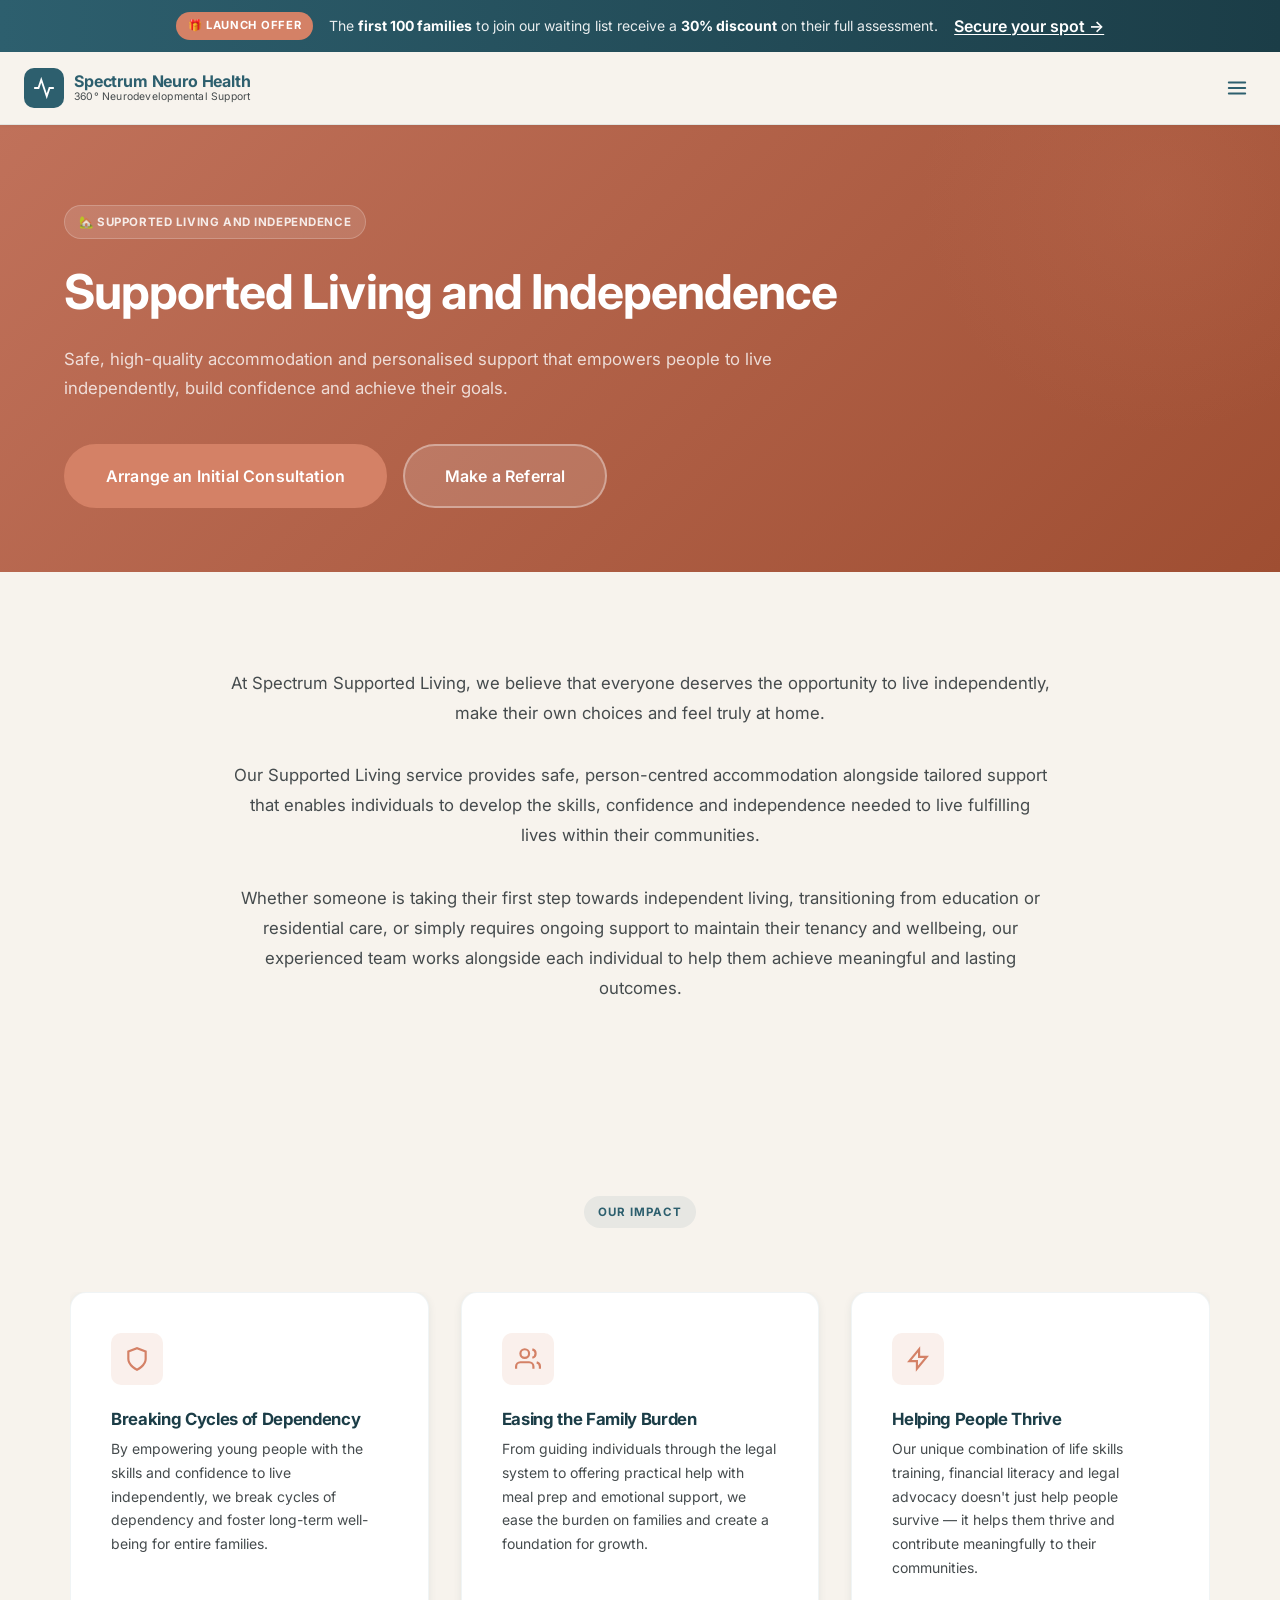
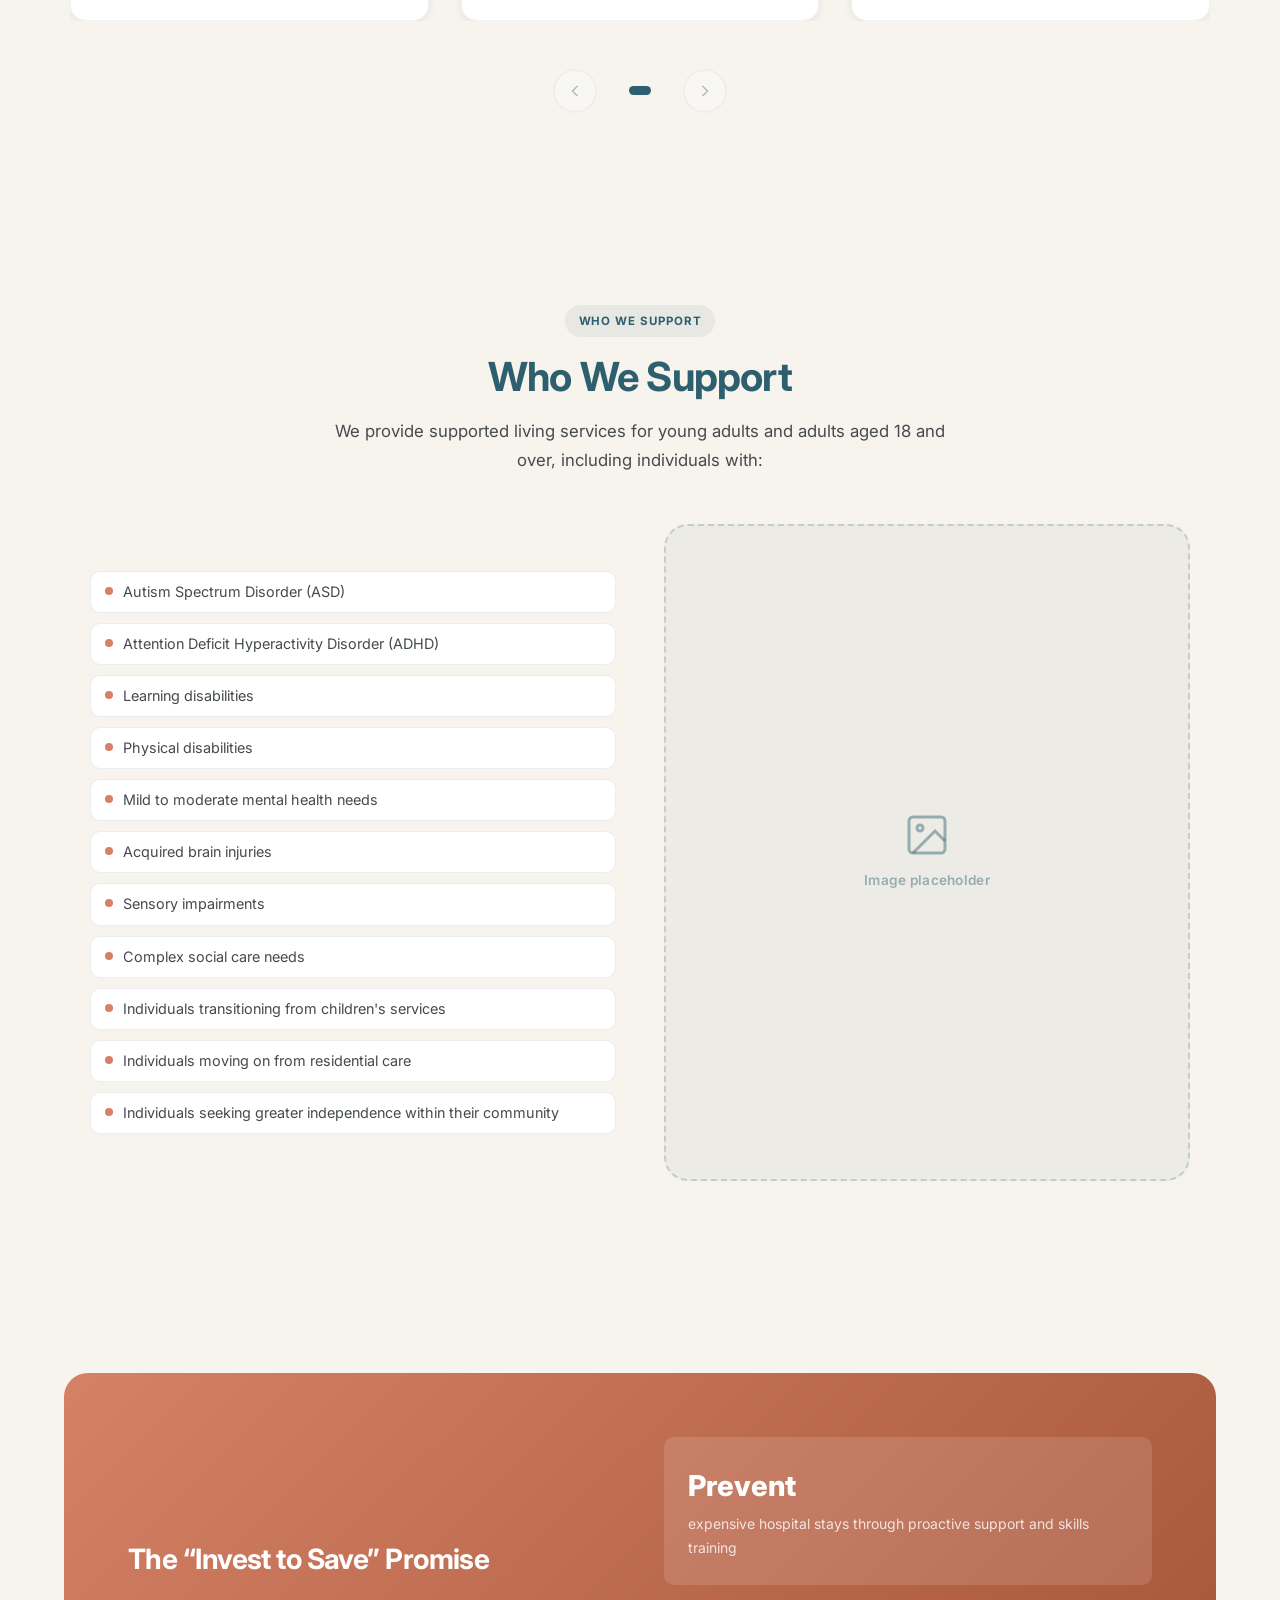
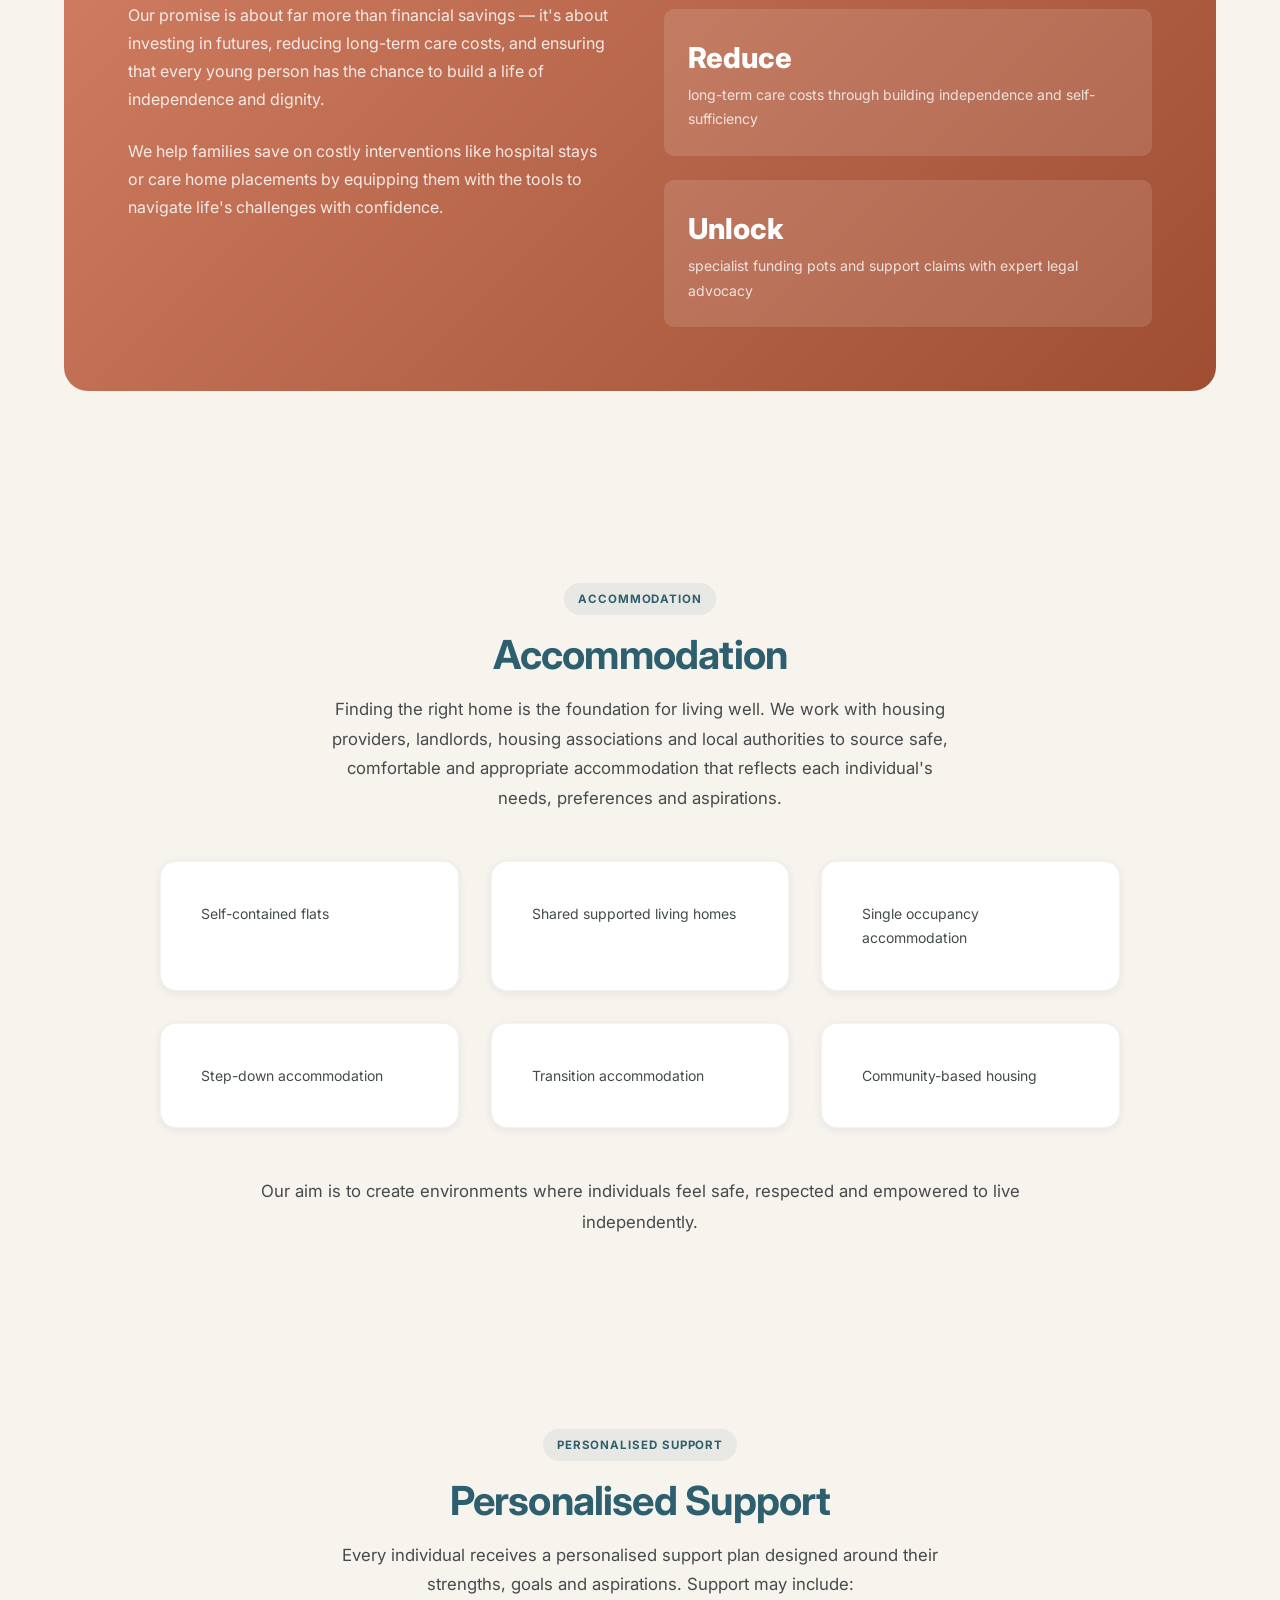
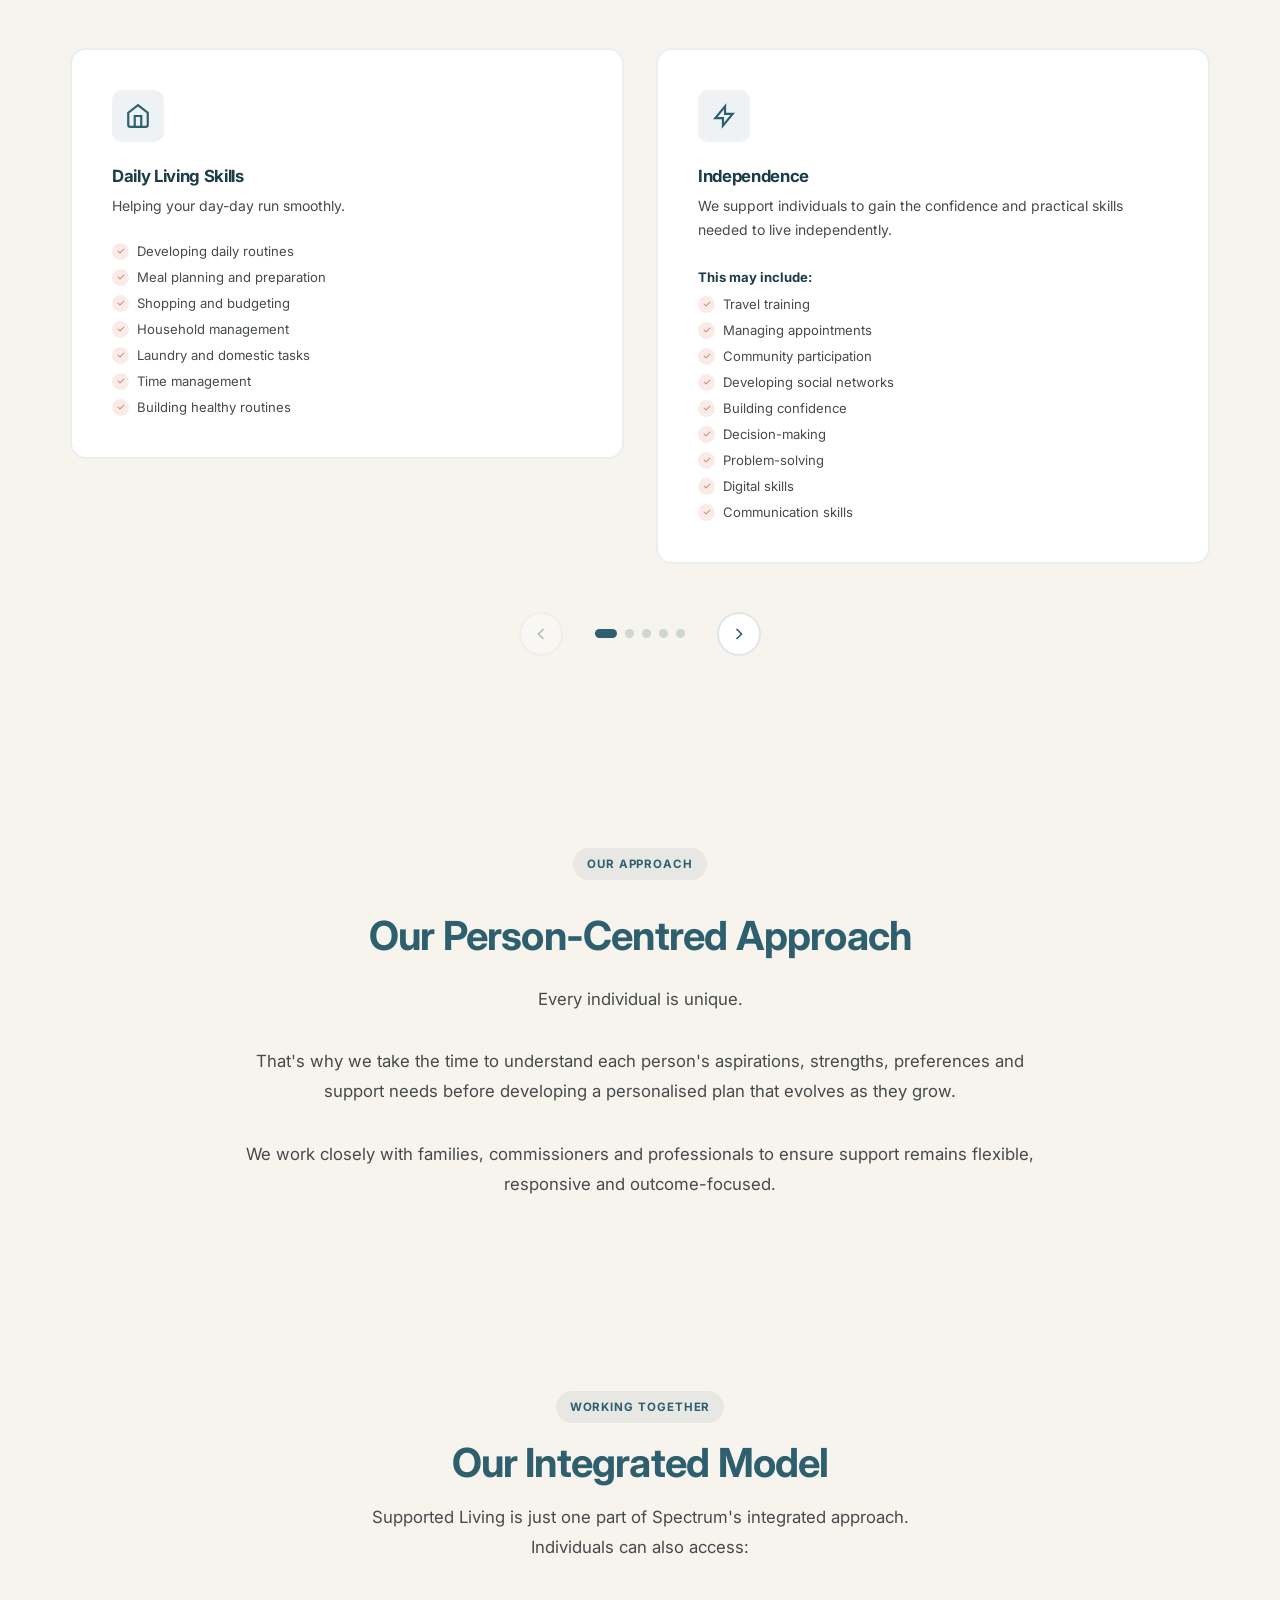
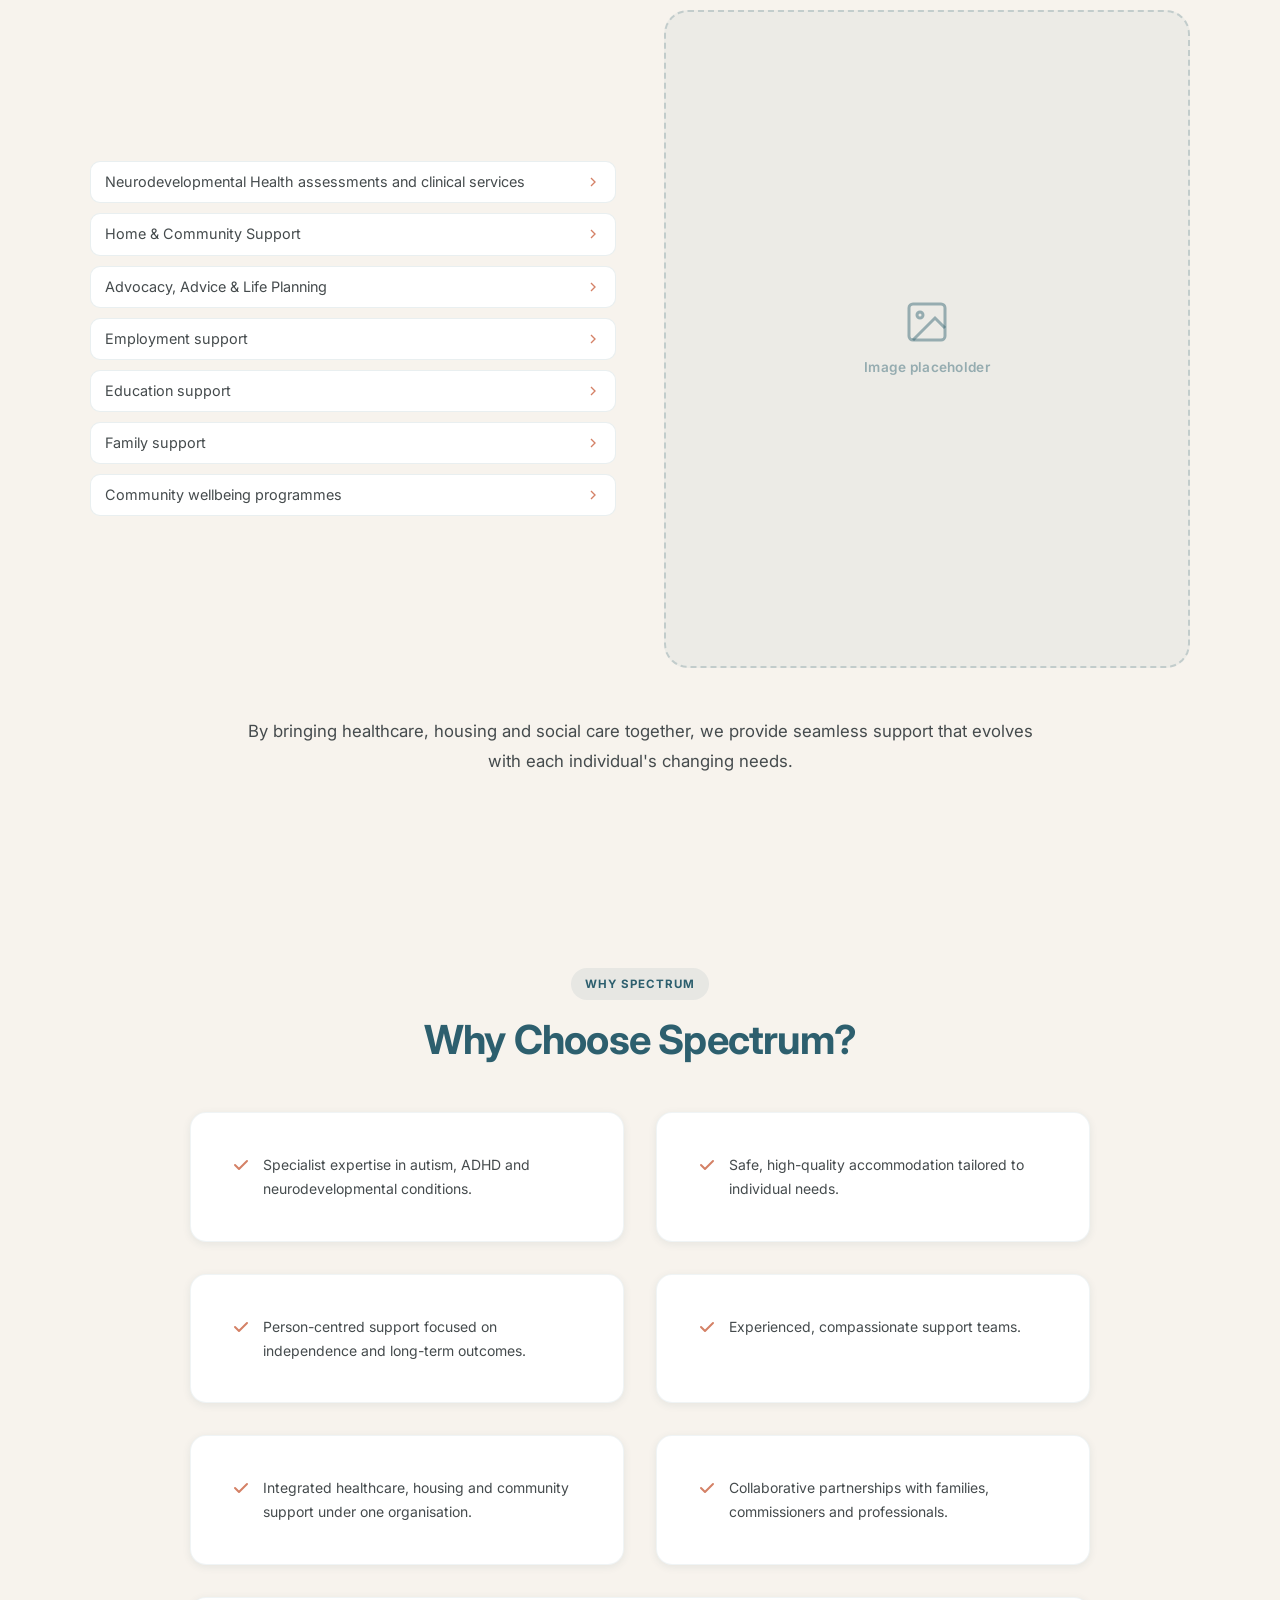
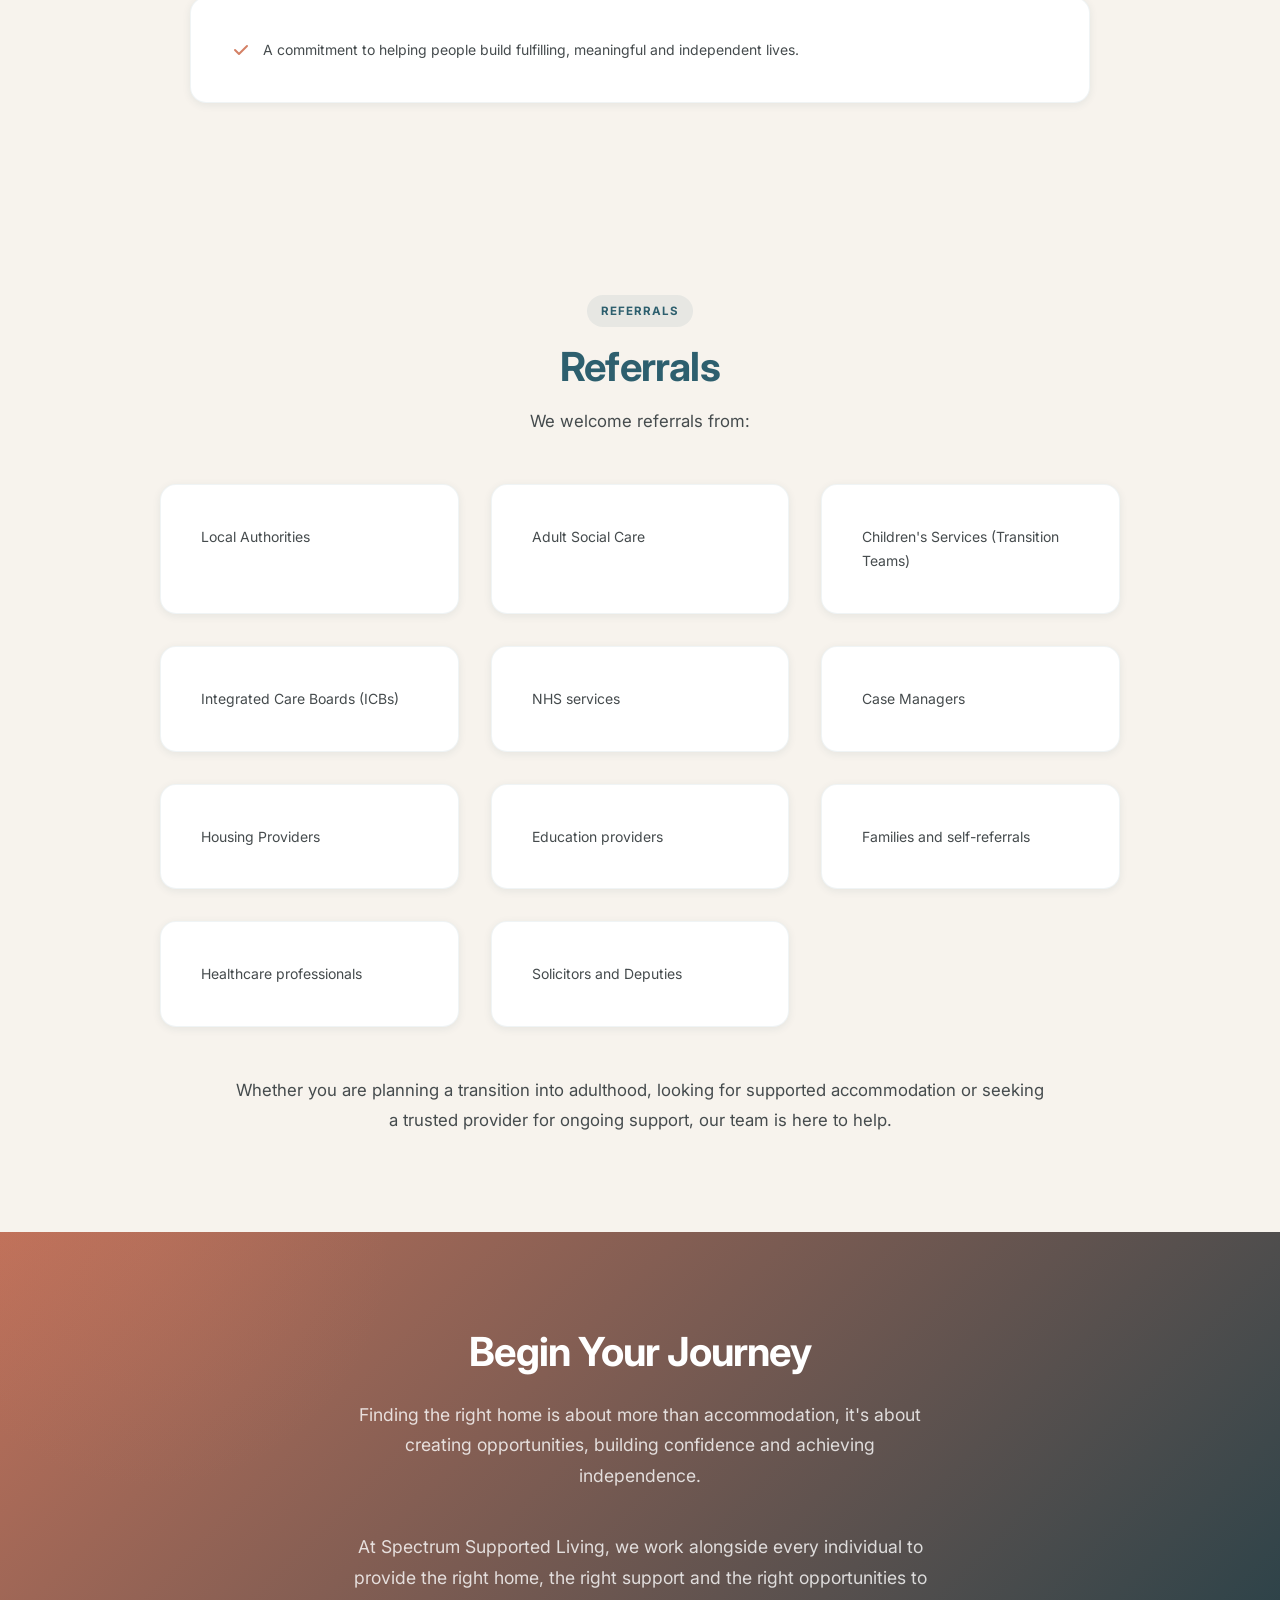
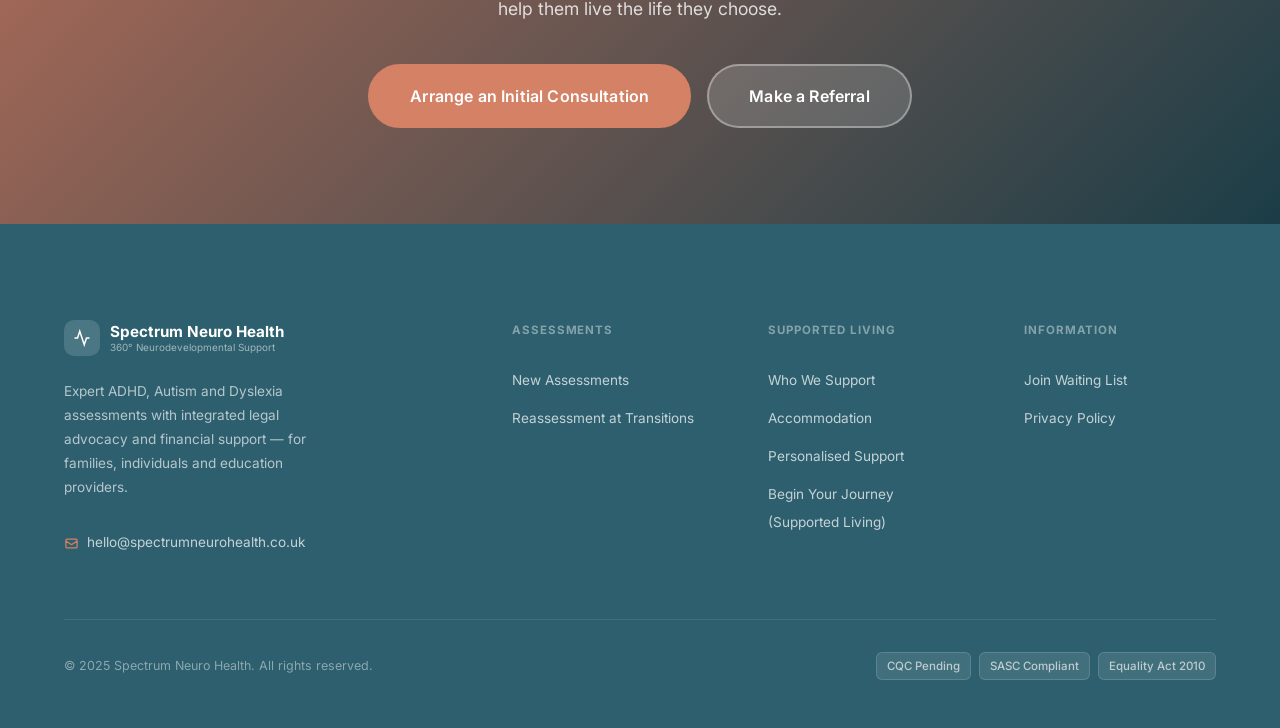
<file: supported-living.html>
<!DOCTYPE html>
<html lang="en">
<head>
  <meta charset="UTF-8" />
  <meta name="viewport" content="width=device-width, initial-scale=1.0" />
  <meta name="description" content="Spectrum Neuro Health Supported Living — life skills, independence training, legal advocacy and community support for young adults, children and families." />
  <title>Supported Living | Spectrum Neuro Health</title>
  <link rel="stylesheet" href="css/styles.css" />
  <link rel="preconnect" href="https://fonts.googleapis.com" />
  <link rel="preconnect" href="https://fonts.gstatic.com" crossorigin />
</head>
<body>

<!-- OFFER BANNER -->
<div class="offer-banner" role="banner">
  <div class="offer-banner__inner">
    <span class="offer-badge">🎁 Launch Offer</span>
    <p>The <strong>first 100 families</strong> to join our waiting list receive a <strong>30% discount</strong> on their full assessment.</p>
    <a href="assessments.html#waiting-list">Secure your spot &rarr;</a>
  </div>
</div>

<!-- NAVIGATION -->
<header>
  <nav class="nav" aria-label="Main navigation">
    <div class="nav__inner">
      <a href="index.html" class="nav__logo" aria-label="Spectrum Neuro Health home">
        <div class="nav__logo-mark" aria-hidden="true">
          <svg viewBox="0 0 24 24" fill="none" stroke="currentColor" stroke-width="2" stroke-linecap="round"><path d="M22 12h-4l-3 9L9 3l-3 9H2"/></svg>
        </div>
        <div class="nav__logo-text">
          <span class="nav__logo-name">Spectrum Neuro Health</span>
          <span class="nav__logo-sub">360° Neurodevelopmental Support</span>
        </div>
      </a>
      <ul class="nav__menu" role="list">
        <li class="nav__item">
          <a href="assessments.html" class="nav__link">
            Assessments
            <svg viewBox="0 0 20 20" fill="currentColor" aria-hidden="true"><path fill-rule="evenodd" d="M5.293 7.293a1 1 0 011.414 0L10 10.586l3.293-3.293a1 1 0 111.414 1.414l-4 4a1 1 0 01-1.414 0l-4-4a1 1 0 010-1.414z" clip-rule="evenodd"/></svg>
          </a>
          <div class="nav__dropdown" role="menu">
            <a href="assessments.html" class="nav__dd-item"><span class="nav__dd-icon"><svg viewBox="0 0 24 24" fill="none" stroke="currentColor" stroke-width="2"><circle cx="12" cy="12" r="10"/><path d="M12 8v4l3 3"/></svg></span><span class="nav__dd-label"><span class="nav__dd-main">New Assessments</span><span class="nav__dd-sub">ADHD, Autism &amp; Dyslexia</span></span></a>
            <a href="assessments.html#transitions" class="nav__dd-item"><span class="nav__dd-icon"><svg viewBox="0 0 24 24" fill="none" stroke="currentColor" stroke-width="2"><path d="M17 8l4 4-4 4M3 12h18"/></svg></span><span class="nav__dd-label"><span class="nav__dd-main">Reassessment at Transitions</span></span></a>
          </div>
        </li>
        <li class="nav__item">
          <a href="supported-living.html" class="nav__link" aria-current="page">
            Supported Living
            <svg viewBox="0 0 20 20" fill="currentColor" aria-hidden="true"><path fill-rule="evenodd" d="M5.293 7.293a1 1 0 011.414 0L10 10.586l3.293-3.293a1 1 0 111.414 1.414l-4 4a1 1 0 01-1.414 0l-4-4a1 1 0 010-1.414z" clip-rule="evenodd"/></svg>
          </a>
          <div class="nav__dropdown" role="menu">
            <a href="#who-we-support" class="nav__dd-item"><span class="nav__dd-icon"><svg viewBox="0 0 24 24" fill="none" stroke="currentColor" stroke-width="2"><path d="M17 21v-2a4 4 0 00-4-4H5a4 4 0 00-4 4v2"/><circle cx="9" cy="7" r="4"/></svg></span><span class="nav__dd-label"><span class="nav__dd-main">Who We Support</span><span class="nav__dd-sub">Supported Living</span></span></a>
            <a href="#accommodation" class="nav__dd-item"><span class="nav__dd-icon"><svg viewBox="0 0 24 24" fill="none" stroke="currentColor" stroke-width="2"><path d="M3 9l9-7 9 7v11a2 2 0 01-2 2H5a2 2 0 01-2-2z"/><polyline points="9 22 9 12 15 12 15 22"/></svg></span><span class="nav__dd-label"><span class="nav__dd-main">Accommodation</span></span></a>
            <a href="#personalised-support" class="nav__dd-item"><span class="nav__dd-icon"><svg viewBox="0 0 24 24" fill="none" stroke="currentColor" stroke-width="2"><path d="M4.318 6.318a4.5 4.5 0 000 6.364L12 20.364l7.682-7.682a4.5 4.5 0 00-6.364-6.364L12 7.636l-1.318-1.318a4.5 4.5 0 00-6.364 0z"/></svg></span><span class="nav__dd-label"><span class="nav__dd-main">Personalised Support</span></span></a>
            <a href="#begin-your-journey" class="nav__dd-item"><span class="nav__dd-icon"><svg viewBox="0 0 24 24" fill="none" stroke="currentColor" stroke-width="2"><path d="M3 6l3 1m0 0l-3 9a5.002 5.002 0 006.001 0"/></svg></span><span class="nav__dd-label"><span class="nav__dd-main">Begin Your Journey</span><span class="nav__dd-sub">Supported Living</span></span></a>
          </div>
        </li>
        <li class="nav__item">
          <a href="home-community-support.html" class="nav__link">
            Home &amp; Community
            <svg viewBox="0 0 20 20" fill="currentColor" aria-hidden="true"><path fill-rule="evenodd" d="M5.293 7.293a1 1 0 011.414 0L10 10.586l3.293-3.293a1 1 0 111.414 1.414l-4 4a1 1 0 01-1.414 0l-4-4a1 1 0 010-1.414z" clip-rule="evenodd"/></svg>
          </a>
          <div class="nav__dropdown" role="menu">
            <a href="home-community-support.html#who-we-support" class="nav__dd-item"><span class="nav__dd-icon"><svg viewBox="0 0 24 24" fill="none" stroke="currentColor" stroke-width="2"><path d="M17 21v-2a4 4 0 00-4-4H5a4 4 0 00-4 4v2"/><circle cx="9" cy="7" r="4"/></svg></span><span class="nav__dd-label"><span class="nav__dd-main">Who We Support</span><span class="nav__dd-sub">Home &amp; Community Support</span></span></a>
            <a href="home-community-support.html#what-we-help-with" class="nav__dd-item"><span class="nav__dd-icon"><svg viewBox="0 0 24 24" fill="none" stroke="currentColor" stroke-width="2"><path d="M3 9l9-7 9 7v11a2 2 0 01-2 2H5a2 2 0 01-2-2z"/></svg></span><span class="nav__dd-label"><span class="nav__dd-main">What We Can Help With</span></span></a>
            <a href="home-community-support.html#get-support" class="nav__dd-item"><span class="nav__dd-icon"><svg viewBox="0 0 24 24" fill="none" stroke="currentColor" stroke-width="2"><path d="M3 6l3 1m0 0l-3 9a5.002 5.002 0 006.001 0"/></svg></span><span class="nav__dd-label"><span class="nav__dd-main">Get Support</span></span></a>
          </div>
        </li>
        <li class="nav__item">
          <a href="women.html" class="nav__link">
            Women
            <svg viewBox="0 0 20 20" fill="currentColor" aria-hidden="true"><path fill-rule="evenodd" d="M5.293 7.293a1 1 0 011.414 0L10 10.586l3.293-3.293a1 1 0 111.414 1.414l-4 4a1 1 0 01-1.414 0l-4-4a1 1 0 010-1.414z" clip-rule="evenodd"/></svg>
          </a>
          <div class="nav__dropdown" role="menu">
            <a href="women.html#understanding-neurodivergence" class="nav__dd-item"><span class="nav__dd-icon"><svg viewBox="0 0 24 24" fill="none" stroke="currentColor" stroke-width="2"><path d="M9 12l2 2 4-4m5.618-4.016A11.955 11.955 0 0112 2.944a11.955 11.955 0 01-8.618 3.04A12.02 12.02 0 003 9c0 5.591 3.824 10.29 9 11.622 5.176-1.332 9-6.03 9-11.622 0-1.042-.133-2.052-.382-3.016z"/></svg></span><span class="nav__dd-label"><span class="nav__dd-main">Understanding Neurodivergence</span></span></a>
            <a href="women.html#how-we-help" class="nav__dd-item"><span class="nav__dd-icon"><svg viewBox="0 0 24 24" fill="none" stroke="currentColor" stroke-width="2"><path d="M9 5H7a2 2 0 00-2 2v12a2 2 0 002 2h10a2 2 0 002-2V7a2 2 0 00-2-2h-2M9 5a2 2 0 002 2h2a2 2 0 002-2M9 5a2 2 0 012-2h2a2 2 0 012 2m-6 9l2 2 4-4"/></svg></span><span class="nav__dd-label"><span class="nav__dd-main">How We Help</span></span></a>
            <a href="women.html#womens-health-wellbeing" class="nav__dd-item"><span class="nav__dd-icon"><svg viewBox="0 0 24 24" fill="none" stroke="currentColor" stroke-width="2"><path d="M4.318 6.318a4.5 4.5 0 000 6.364L12 20.364l7.682-7.682a4.5 4.5 0 00-6.364-6.364L12 7.636l-1.318-1.318a4.5 4.5 0 00-6.364 0z"/></svg></span><span class="nav__dd-label"><span class="nav__dd-main">Women's Health &amp; Wellbeing</span></span></a>
            <a href="women.html#begin-your-journey" class="nav__dd-item"><span class="nav__dd-icon"><svg viewBox="0 0 24 24" fill="none" stroke="currentColor" stroke-width="2"><path d="M3 6l3 1m0 0l-3 9a5.002 5.002 0 006.001 0"/></svg></span><span class="nav__dd-label"><span class="nav__dd-main">Begin Your Journey</span><span class="nav__dd-sub">Women</span></span></a>
          </div>
        </li>
        <li class="nav__item">
          <a href="advocacy-life-planning.html" class="nav__link">
            Advocacy
            <svg viewBox="0 0 20 20" fill="currentColor" aria-hidden="true"><path fill-rule="evenodd" d="M5.293 7.293a1 1 0 011.414 0L10 10.586l3.293-3.293a1 1 0 111.414 1.414l-4 4a1 1 0 01-1.414 0l-4-4a1 1 0 010-1.414z" clip-rule="evenodd"/></svg>
          </a>
          <div class="nav__dropdown" role="menu">
            <a href="advocacy-life-planning.html#who-we-support" class="nav__dd-item"><span class="nav__dd-icon"><svg viewBox="0 0 24 24" fill="none" stroke="currentColor" stroke-width="2"><path d="M17 21v-2a4 4 0 00-4-4H5a4 4 0 00-4 4v2"/><circle cx="9" cy="7" r="4"/></svg></span><span class="nav__dd-label"><span class="nav__dd-main">Who We Support</span><span class="nav__dd-sub">Advocacy &amp; Life Planning</span></span></a>
            <a href="advocacy-life-planning.html#education-advocacy" class="nav__dd-item"><span class="nav__dd-icon"><svg viewBox="0 0 24 24" fill="none" stroke="currentColor" stroke-width="2"><path d="M12 14l9-5-9-5-9 5 9 5z"/></svg></span><span class="nav__dd-label"><span class="nav__dd-main">Education Advocacy</span></span></a>
            <a href="advocacy-life-planning.html#benefits-funding" class="nav__dd-item"><span class="nav__dd-icon"><svg viewBox="0 0 24 24" fill="none" stroke="currentColor" stroke-width="2"><path d="M12 8c-1.657 0-3 .895-3 2s1.343 2 3 2 3 .895 3 2-1.343 2-3 2"/></svg></span><span class="nav__dd-label"><span class="nav__dd-main">Benefits &amp; Funding</span></span></a>
            <a href="advocacy-life-planning.html#begin-your-journey" class="nav__dd-item"><span class="nav__dd-icon"><svg viewBox="0 0 24 24" fill="none" stroke="currentColor" stroke-width="2"><path d="M3 6l3 1m0 0l-3 9a5.002 5.002 0 006.001 0"/></svg></span><span class="nav__dd-label"><span class="nav__dd-main">Begin Your Journey</span></span></a>
            <a href="advocacy-life-planning.html#legal" class="nav__dd-item"><span class="nav__dd-icon"><svg viewBox="0 0 24 24" fill="none" stroke="currentColor" stroke-width="2"><path d="M3 6l3 1m0 0l-3 9a5.002 5.002 0 006.001 0M6 7l3 9M6 7l6-2m6 2l3-1m-3 1l-3 9a5.002 5.002 0 006.001 0"/></svg></span><span class="nav__dd-label"><span class="nav__dd-main">Legal Help</span></span></a>
            <a href="advocacy-life-planning.html#financial" class="nav__dd-item"><span class="nav__dd-icon"><svg viewBox="0 0 24 24" fill="none" stroke="currentColor" stroke-width="2"><path d="M12 8c-1.657 0-3 .895-3 2s1.343 2 3 2 3 .895 3 2-1.343 2-3 2"/></svg></span><span class="nav__dd-label"><span class="nav__dd-main">Financial Support</span></span></a>
          </div>
        </li>
        <li class="nav__item">
          <a href="consultancy-professional-services.html" class="nav__link">
            Partner with Us
            <svg viewBox="0 0 20 20" fill="currentColor" aria-hidden="true"><path fill-rule="evenodd" d="M5.293 7.293a1 1 0 011.414 0L10 10.586l3.293-3.293a1 1 0 111.414 1.414l-4 4a1 1 0 01-1.414 0l-4-4a1 1 0 010-1.414z" clip-rule="evenodd"/></svg>
          </a>
          <div class="nav__dropdown" role="menu">
            <a href="consultancy-professional-services.html#who-we-work-with" class="nav__dd-item"><span class="nav__dd-icon"><svg viewBox="0 0 24 24" fill="none" stroke="currentColor" stroke-width="2"><path d="M17 21v-2a4 4 0 00-4-4H5a4 4 0 00-4 4v2"/><circle cx="9" cy="7" r="4"/></svg></span><span class="nav__dd-label"><span class="nav__dd-main">Who We Work With</span></span></a>
            <a href="consultancy-professional-services.html#our-services" class="nav__dd-item"><span class="nav__dd-icon"><svg viewBox="0 0 24 24" fill="none" stroke="currentColor" stroke-width="2"><rect x="3" y="7" width="18" height="13" rx="2"/><path d="M8 7V5a2 2 0 012-2h4a2 2 0 012 2v2M3 12h18"/></svg></span><span class="nav__dd-label"><span class="nav__dd-main">Our Services</span></span></a>
            <a href="consultancy-professional-services.html#why-partner" class="nav__dd-item"><span class="nav__dd-icon"><svg viewBox="0 0 24 24" fill="none" stroke="currentColor" stroke-width="2"><path d="M9 12l2 2 4-4m5.618-4.016A11.955 11.955 0 0112 2.944a11.955 11.955 0 01-8.618 3.04A12.02 12.02 0 003 9c0 5.591 3.824 10.29 9 11.622 5.176-1.332 9-6.03 9-11.622 0-1.042-.133-2.052-.382-3.016z"/></svg></span><span class="nav__dd-label"><span class="nav__dd-main">Why Partner With Us</span></span></a>
            <a href="consultancy-professional-services.html#partner-with-spectrum" class="nav__dd-item"><span class="nav__dd-icon"><svg viewBox="0 0 24 24" fill="none" stroke="currentColor" stroke-width="2"><path d="M3 6l3 1m0 0l-3 9a5.002 5.002 0 006.001 0"/></svg></span><span class="nav__dd-label"><span class="nav__dd-main">Partner With Spectrum</span></span></a>
            <a href="consultancy-professional-services.html#education" class="nav__dd-item"><span class="nav__dd-icon"><svg viewBox="0 0 24 24" fill="none" stroke="currentColor" stroke-width="2"><path d="M12 14l9-5-9-5-9 5 9 5z"/></svg></span><span class="nav__dd-label"><span class="nav__dd-main">For Education Providers</span></span></a>
          </div>
        </li>
        <li class="nav__item">
          <a href="our-approach.html" class="nav__link">
            Our Approach
            <svg viewBox="0 0 20 20" fill="currentColor" aria-hidden="true"><path fill-rule="evenodd" d="M5.293 7.293a1 1 0 011.414 0L10 10.586l3.293-3.293a1 1 0 111.414 1.414l-4 4a1 1 0 01-1.414 0l-4-4a1 1 0 010-1.414z" clip-rule="evenodd"/></svg>
          </a>
          <div class="nav__dropdown" role="menu">
            <a href="our-approach.html#the-journey" class="nav__dd-item"><span class="nav__dd-icon"><svg viewBox="0 0 24 24" fill="none" stroke="currentColor" stroke-width="2"><path d="M17 8l4 4-4 4M3 12h18"/></svg></span><span class="nav__dd-label"><span class="nav__dd-main">The Journey</span></span></a>
            <a href="our-approach.html#our-philosophy" class="nav__dd-item"><span class="nav__dd-icon"><svg viewBox="0 0 24 24" fill="none" stroke="currentColor" stroke-width="2"><path d="M9 12l2 2 4-4m5.618-4.016A11.955 11.955 0 0112 2.944a11.955 11.955 0 01-8.618 3.04A12.02 12.02 0 003 9c0 5.591 3.824 10.29 9 11.622 5.176-1.332 9-6.03 9-11.622 0-1.042-.133-2.052-.382-3.016z"/></svg></span><span class="nav__dd-label"><span class="nav__dd-main">Our Philosophy</span></span></a>
            <a href="our-approach.html#our-integrated-model" class="nav__dd-item"><span class="nav__dd-icon"><svg viewBox="0 0 24 24" fill="none" stroke="currentColor" stroke-width="2"><path d="M17 21v-2a4 4 0 00-4-4H5a4 4 0 00-4 4v2"/><circle cx="9" cy="7" r="4"/><path d="M23 21v-2a4 4 0 00-3-3.87"/><path d="M16 3.13a4 4 0 010 7.75"/></svg></span><span class="nav__dd-label"><span class="nav__dd-main">Our Integrated Model</span></span></a>
            <a href="our-approach.html#why-integration-matters" class="nav__dd-item"><span class="nav__dd-icon"><svg viewBox="0 0 24 24" fill="none" stroke="currentColor" stroke-width="2"><path d="M3 6l3 1m0 0l-3 9a5.002 5.002 0 006.001 0"/></svg></span><span class="nav__dd-label"><span class="nav__dd-main">Why Integration Matters</span></span></a>
          </div>
        </li>
      </ul>
      <div class="nav__cta-area">
        <a href="assessments.html#waiting-list" class="btn btn--primary btn--sm">Join Waiting List</a>
      </div>
      <button class="nav__mobile-btn" aria-label="Open menu">
        <svg width="22" height="22" viewBox="0 0 24 24" fill="none" stroke="currentColor" stroke-width="2" stroke-linecap="round" aria-hidden="true"><line x1="3" y1="6" x2="21" y2="6"/><line x1="3" y1="12" x2="21" y2="12"/><line x1="3" y1="18" x2="21" y2="18"/></svg>
      </button>
    </div>
  </nav>
</header>

<!-- Mobile menu -->
<div class="mobile-menu" role="dialog" aria-modal="true">
  <div class="mobile-menu__panel">
    <div class="mobile-menu__head">
      <span style="font-weight:700;color:var(--teal);">Menu</span>
      <button class="mobile-menu__close" aria-label="Close menu"><svg width="18" height="18" viewBox="0 0 24 24" fill="none" stroke="currentColor" stroke-width="2"><line x1="18" y1="6" x2="6" y2="18"/><line x1="6" y1="6" x2="18" y2="18"/></svg></button>
    </div>
    <nav>
      <p class="mobile-sec-title">Assessments</p>
      <a href="assessments.html" class="mobile-link"><svg viewBox="0 0 24 24" fill="none" stroke="currentColor" stroke-width="2" width="18" height="18"><circle cx="12" cy="12" r="10"/></svg> New Assessments</a>
      <p class="mobile-sec-title">Supported Living</p>
      <a href="#who-we-support" class="mobile-link"><svg viewBox="0 0 24 24" fill="none" stroke="currentColor" stroke-width="2" width="18" height="18"><path d="M17 21v-2a4 4 0 00-4-4H5a4 4 0 00-4 4v2"/><circle cx="9" cy="7" r="4"/></svg> Who We Support (Supported Living)</a>
      <a href="#accommodation" class="mobile-link"><svg viewBox="0 0 24 24" fill="none" stroke="currentColor" stroke-width="2" width="18" height="18"><path d="M3 9l9-7 9 7v11a2 2 0 01-2 2H5a2 2 0 01-2-2z"/></svg> Accommodation</a>
      <a href="#personalised-support" class="mobile-link"><svg viewBox="0 0 24 24" fill="none" stroke="currentColor" stroke-width="2" width="18" height="18"><path d="M4.318 6.318a4.5 4.5 0 000 6.364L12 20.364l7.682-7.682a4.5 4.5 0 00-6.364-6.364"/></svg> Personalised Support</a>
      <a href="#begin-your-journey" class="mobile-link"><svg viewBox="0 0 24 24" fill="none" stroke="currentColor" stroke-width="2" width="18" height="18"><path d="M3 6l3 1m0 0l-3 9a5.002 5.002 0 006.001 0"/></svg> Begin Your Journey (Supported Living)</a>
      <p class="mobile-sec-title">Home &amp; Community Support</p>
      <a href="home-community-support.html#who-we-support" class="mobile-link"><svg viewBox="0 0 24 24" fill="none" stroke="currentColor" stroke-width="2" width="18" height="18"><path d="M17 21v-2a4 4 0 00-4-4H5a4 4 0 00-4 4v2"/><circle cx="9" cy="7" r="4"/></svg> Who We Support (Home &amp; Community)</a>
      <a href="home-community-support.html#what-we-help-with" class="mobile-link"><svg viewBox="0 0 24 24" fill="none" stroke="currentColor" stroke-width="2" width="18" height="18"><path d="M3 9l9-7 9 7v11a2 2 0 01-2 2H5a2 2 0 01-2-2z"/></svg> What We Can Help With</a>
      <a href="home-community-support.html#get-support" class="mobile-link"><svg viewBox="0 0 24 24" fill="none" stroke="currentColor" stroke-width="2" width="18" height="18"><path d="M3 6l3 1m0 0l-3 9a5.002 5.002 0 006.001 0"/></svg> Get Support</a>
            <p class="mobile-sec-title">Women</p>
      <a href="women.html#understanding-neurodivergence" class="mobile-link"><svg viewBox="0 0 24 24" fill="none" stroke="currentColor" stroke-width="2" width="18" height="18"><path d="M9 12l2 2 4-4m5.618-4.016A11.955 11.955 0 0112 2.944"/></svg> Understanding Neurodivergence</a>
      <a href="women.html#how-we-help" class="mobile-link"><svg viewBox="0 0 24 24" fill="none" stroke="currentColor" stroke-width="2" width="18" height="18"><path d="M9 5H7a2 2 0 00-2 2v12a2 2 0 002 2h10a2 2 0 002-2V7a2 2 0 00-2-2h-2M9 5a2 2 0 002 2h2a2 2 0 002-2"/></svg> How We Help</a>
      <a href="women.html#womens-health-wellbeing" class="mobile-link"><svg viewBox="0 0 24 24" fill="none" stroke="currentColor" stroke-width="2" width="18" height="18"><path d="M4.318 6.318a4.5 4.5 0 000 6.364L12 20.364l7.682-7.682a4.5 4.5 0 00-6.364-6.364"/></svg> Women's Health &amp; Wellbeing</a>
      <a href="women.html#begin-your-journey" class="mobile-link"><svg viewBox="0 0 24 24" fill="none" stroke="currentColor" stroke-width="2" width="18" height="18"><path d="M3 6l3 1m0 0l-3 9a5.002 5.002 0 006.001 0"/></svg> Begin Your Journey (Women)</a>
<p class="mobile-sec-title">Advocacy &amp; Life Planning</p>
      <a href="advocacy-life-planning.html#who-we-support" class="mobile-link"><svg viewBox="0 0 24 24" fill="none" stroke="currentColor" stroke-width="2" width="18" height="18"><path d="M17 21v-2a4 4 0 00-4-4H5a4 4 0 00-4 4v2"/><circle cx="9" cy="7" r="4"/></svg> Who We Support (Advocacy)</a>
      <a href="advocacy-life-planning.html#education-advocacy" class="mobile-link"><svg viewBox="0 0 24 24" fill="none" stroke="currentColor" stroke-width="2" width="18" height="18"><path d="M12 14l9-5-9-5-9 5 9 5z"/></svg> Education Advocacy</a>
      <a href="advocacy-life-planning.html#benefits-funding" class="mobile-link"><svg viewBox="0 0 24 24" fill="none" stroke="currentColor" stroke-width="2" width="18" height="18"><path d="M12 8c-1.657 0-3 .895-3 2"/></svg> Benefits &amp; Funding</a>
      <a href="advocacy-life-planning.html#begin-your-journey" class="mobile-link"><svg viewBox="0 0 24 24" fill="none" stroke="currentColor" stroke-width="2" width="18" height="18"><path d="M3 6l3 1m0 0l-3 9a5.002 5.002 0 006.001 0"/></svg> Begin Your Journey</a>
      <a href="advocacy-life-planning.html#legal" class="mobile-link"><svg viewBox="0 0 24 24" fill="none" stroke="currentColor" stroke-width="2" width="18" height="18"><path d="M3 6l3 1m0 0l-3 9a5.002 5.002 0 006.001 0"/></svg> Legal Help</a>
      <a href="advocacy-life-planning.html#financial" class="mobile-link"><svg viewBox="0 0 24 24" fill="none" stroke="currentColor" stroke-width="2" width="18" height="18"><path d="M12 8c-1.657 0-3 .895-3 2"/></svg> Financial Support</a>
      <p class="mobile-sec-title">Consultancy &amp; Professional Services</p>
      <a href="consultancy-professional-services.html#who-we-work-with" class="mobile-link"><svg viewBox="0 0 24 24" fill="none" stroke="currentColor" stroke-width="2" width="18" height="18"><path d="M17 21v-2a4 4 0 00-4-4H5a4 4 0 00-4 4v2"/><circle cx="9" cy="7" r="4"/></svg> Who We Work With</a>
      <a href="consultancy-professional-services.html#our-services" class="mobile-link"><svg viewBox="0 0 24 24" fill="none" stroke="currentColor" stroke-width="2" width="18" height="18"><rect x="3" y="7" width="18" height="13" rx="2"/></svg> Our Services</a>
      <a href="consultancy-professional-services.html#why-partner" class="mobile-link"><svg viewBox="0 0 24 24" fill="none" stroke="currentColor" stroke-width="2" width="18" height="18"><path d="M9 12l2 2 4-4m5.618-4.016A11.955 11.955 0 0112 2.944"/></svg> Why Partner With Us</a>
      <a href="consultancy-professional-services.html#partner-with-spectrum" class="mobile-link"><svg viewBox="0 0 24 24" fill="none" stroke="currentColor" stroke-width="2" width="18" height="18"><path d="M3 6l3 1m0 0l-3 9a5.002 5.002 0 006.001 0"/></svg> Partner With Spectrum</a>
      <a href="consultancy-professional-services.html#education" class="mobile-link"><svg viewBox="0 0 24 24" fill="none" stroke="currentColor" stroke-width="2" width="18" height="18"><path d="M12 14l9-5-9-5-9 5 9 5z"/></svg> For Education Providers</a>
      <p class="mobile-sec-title">Our Approach</p>
      <a href="our-approach.html#the-journey" class="mobile-link"><svg viewBox="0 0 24 24" fill="none" stroke="currentColor" stroke-width="2" width="18" height="18"><path d="M17 8l4 4-4 4M3 12h18"/></svg> The Journey</a>
      <a href="our-approach.html#our-philosophy" class="mobile-link"><svg viewBox="0 0 24 24" fill="none" stroke="currentColor" stroke-width="2" width="18" height="18"><path d="M9 12l2 2 4-4m5.618-4.016A11.955 11.955 0 0112 2.944"/></svg> Our Philosophy</a>
      <a href="our-approach.html#our-integrated-model" class="mobile-link"><svg viewBox="0 0 24 24" fill="none" stroke="currentColor" stroke-width="2" width="18" height="18"><path d="M17 21v-2a4 4 0 00-4-4H5a4 4 0 00-4 4v2"/><circle cx="9" cy="7" r="4"/></svg> Our Integrated Model</a>
      <a href="our-approach.html#why-integration-matters" class="mobile-link"><svg viewBox="0 0 24 24" fill="none" stroke="currentColor" stroke-width="2" width="18" height="18"><path d="M3 6l3 1m0 0l-3 9a5.002 5.002 0 006.001 0"/></svg> Why Integration Matters</a>
      <div class="mobile-menu__cta"><a href="assessments.html#waiting-list" class="btn btn--primary btn--full">Join Waiting List</a></div>
    </nav>
  </div>
</div>

<!-- PAGE HERO -->
<main id="main-content">
<section class="page-hero" style="background:linear-gradient(135deg,#c0715a 0%,#9f4e32 100%);" aria-labelledby="sl-heading">
  <div class="container">
    <div class="page-hero__inner">
      <div class="page-hero__badge">🏡 Supported Living and Independence</div>
      <h1 class="page-hero__title" id="sl-heading">Supported Living and Independence</h1>
      <p class="page-hero__sub">Safe, high-quality accommodation and personalised support that empowers people to live independently, build confidence and achieve their goals.</p>
      <div class="page-hero__btns">
        <a href="#begin-your-journey" class="btn btn--primary btn--lg">Arrange an Initial Consultation</a>
        <a href="#begin-your-journey" class="btn btn--ghost btn--lg">Make a Referral</a>
      </div>
    </div>
  </div>
</section>

<!-- INTRO -->
<section class="section" aria-labelledby="intro-heading">
  <div class="container">
    <div style="max-width:820px;margin:0 auto;text-align:center;" class="anim">
      <h2 id="intro-heading" class="sr-only" style="position:absolute;width:1px;height:1px;overflow:hidden;">About This Service</h2>
      <p style="font-size:1.05rem;line-height:1.8;color:var(--charcoal);margin-bottom:var(--sp-4);">At Spectrum Supported Living, we believe that everyone deserves the opportunity to live independently, make their own choices and feel truly at home.</p>
      <p style="font-size:1.05rem;line-height:1.8;color:var(--charcoal);margin-bottom:var(--sp-4);">Our Supported Living service provides safe, person-centred accommodation alongside tailored support that enables individuals to develop the skills, confidence and independence needed to live fulfilling lives within their communities.</p>
      <p style="font-size:1.05rem;line-height:1.8;color:var(--charcoal);">Whether someone is taking their first step towards independent living, transitioning from education or residential care, or simply requires ongoing support to maintain their tenancy and wellbeing, our experienced team works alongside each individual to help them achieve meaningful and lasting outcomes.</p>
    </div>
  </div>
</section>

<!-- IMPACT CAROUSEL -->
<section class="section bg-oat" aria-labelledby="impact-heading">
  <div class="container">
    <div class="sec-hd sec-hd--center anim">
      <span class="sec-tag">Our Impact</span>
      <h2 id="impact-heading" class="sr-only" style="position:absolute;width:1px;height:1px;overflow:hidden;">Our Impact</h2>
    </div>

    <div class="service-carousel anim" data-per-view="3">
      <div class="service-carousel__viewport">
        <div class="service-carousel__track">

          <div class="trust-card">
            <div class="trust-card__icon" style="background:rgba(212,129,102,.12);">
              <svg viewBox="0 0 24 24" fill="none" stroke="var(--terracotta)" stroke-width="2"><path d="M12 22s8-4 8-10V5l-8-3-8 3v7c0 6 8 10 8 10z"/></svg>
            </div>
            <h3 class="trust-card__title">Breaking Cycles of Dependency</h3>
            <p class="trust-card__text">By empowering young people with the skills and confidence to live independently, we break cycles of dependency and foster long-term well-being for entire families.</p>
          </div>

          <div class="trust-card">
            <div class="trust-card__icon" style="background:rgba(212,129,102,.12);">
              <svg viewBox="0 0 24 24" fill="none" stroke="var(--terracotta)" stroke-width="2"><path d="M17 21v-2a4 4 0 00-4-4H5a4 4 0 00-4 4v2"/><circle cx="9" cy="7" r="4"/><path d="M23 21v-2a4 4 0 00-3-3.87M16 3.13a4 4 0 010 7.75"/></svg>
            </div>
            <h3 class="trust-card__title">Easing the Family Burden</h3>
            <p class="trust-card__text">From guiding individuals through the legal system to offering practical help with meal prep and emotional support, we ease the burden on families and create a foundation for growth.</p>
          </div>

          <div class="trust-card">
            <div class="trust-card__icon" style="background:rgba(212,129,102,.12);">
              <svg viewBox="0 0 24 24" fill="none" stroke="var(--terracotta)" stroke-width="2"><path d="M13 10V3L4 14h7v7l9-11h-7z"/></svg>
            </div>
            <h3 class="trust-card__title">Helping People Thrive</h3>
            <p class="trust-card__text">Our unique combination of life skills training, financial literacy and legal advocacy doesn't just help people survive — it helps them thrive and contribute meaningfully to their communities.</p>
          </div>

        </div>
      </div>

      <div class="service-carousel__controls">
        <button type="button" class="service-carousel__arrow service-carousel__arrow--prev" aria-label="Previous">
          <svg viewBox="0 0 24 24" fill="none" stroke="currentColor" stroke-width="2" aria-hidden="true"><path d="M15 18l-6-6 6-6"/></svg>
        </button>
        <div class="service-carousel__dots" role="tablist" aria-label="Impact slides"></div>
        <button type="button" class="service-carousel__arrow service-carousel__arrow--next" aria-label="Next">
          <svg viewBox="0 0 24 24" fill="none" stroke="currentColor" stroke-width="2" aria-hidden="true"><path d="M9 18l6-6-6-6"/></svg>
        </button>
      </div>
    </div>
  </div>
</section>

<!-- WHO WE SUPPORT -->
<section class="section" id="who-we-support" aria-labelledby="who-heading">
  <div class="container">
    <div class="sec-hd sec-hd--center anim">
      <span class="sec-tag">Who We Support</span>
      <h2 id="who-heading">Who We Support</h2>
      <p>We provide supported living services for young adults and adults aged 18 and over, including individuals with:</p>
    </div>

    <div class="grid-2" style="gap:var(--sp-6);align-items:center;max-width:1100px;margin:0 auto;">
      <ul class="who-list anim">
        <li>Autism Spectrum Disorder (ASD)</li>
        <li>Attention Deficit Hyperactivity Disorder (ADHD)</li>
        <li>Learning disabilities</li>
        <li>Physical disabilities</li>
        <li>Mild to moderate mental health needs</li>
        <li>Acquired brain injuries</li>
        <li>Sensory impairments</li>
        <li>Complex social care needs</li>
        <li>Individuals transitioning from children's services</li>
        <li>Individuals moving on from residential care</li>
        <li>Individuals seeking greater independence within their community</li>
      </ul>

      <div class="img-placeholder anim anim-d2" aria-hidden="true">
        <svg viewBox="0 0 24 24" fill="none" stroke="currentColor" stroke-width="1.5"><rect x="3" y="3" width="18" height="18" rx="2"/><circle cx="8.5" cy="8.5" r="1.5"/><path d="M21 15l-5-5L5 21"/></svg>
        <span>Image placeholder</span>
      </div>
    </div>
  </div>
</section>

<!-- INVEST TO SAVE -->
<section class="section bg-oat" aria-labelledby="invest-heading">
  <div class="container">
    <h2 id="invest-heading" class="sr-only" style="position:absolute;width:1px;height:1px;overflow:hidden;">Invest to Save</h2>
    <div style="background:linear-gradient(135deg,var(--terracotta) 0%,#9f4e32 100%);border-radius:var(--r-xl);padding:var(--sp-8);color:#fff;" class="anim">
      <div style="display:grid;grid-template-columns:1fr 1fr;gap:var(--sp-6);align-items:center;">
        <div>
          <h3 style="color:#fff;font-size:1.75rem;margin-bottom:var(--sp-3);">The &ldquo;Invest to Save&rdquo; Promise</h3>
          <p style="color:rgba(255,255,255,.85);font-size:1rem;line-height:1.75;margin-bottom:var(--sp-3);">Our promise is about far more than financial savings — it's about investing in futures, reducing long-term care costs, and ensuring that every young person has the chance to build a life of independence and dignity.</p>
          <p style="color:rgba(255,255,255,.85);font-size:1rem;line-height:1.75;">We help families save on costly interventions like hospital stays or care home placements by equipping them with the tools to navigate life's challenges with confidence.</p>
        </div>
        <div style="display:flex;flex-direction:column;gap:var(--sp-3);">
          <div style="background:rgba(255,255,255,.12);border-radius:var(--r-md);padding:var(--sp-3);">
            <p style="font-size:1.8rem;font-weight:800;color:#fff;display:block;">Prevent</p>
            <p style="font-size:.875rem;color:rgba(255,255,255,.8);">expensive hospital stays through proactive support and skills training</p>
          </div>
          <div style="background:rgba(255,255,255,.12);border-radius:var(--r-md);padding:var(--sp-3);">
            <p style="font-size:1.8rem;font-weight:800;color:#fff;display:block;">Reduce</p>
            <p style="font-size:.875rem;color:rgba(255,255,255,.8);">long-term care costs through building independence and self-sufficiency</p>
          </div>
          <div style="background:rgba(255,255,255,.12);border-radius:var(--r-md);padding:var(--sp-3);">
            <p style="font-size:1.8rem;font-weight:800;color:#fff;display:block;">Unlock</p>
            <p style="font-size:.875rem;color:rgba(255,255,255,.8);">specialist funding pots and support claims with expert legal advocacy</p>
          </div>
        </div>
      </div>
    </div>
  </div>
</section>

<!-- ACCOMMODATION -->
<section class="section" id="accommodation" aria-labelledby="accommodation-heading">
  <div class="container">
    <div class="sec-hd sec-hd--center anim">
      <span class="sec-tag">Accommodation</span>
      <h2 id="accommodation-heading">Accommodation</h2>
      <p>Finding the right home is the foundation for living well. We work with housing providers, landlords, housing associations and local authorities to source safe, comfortable and appropriate accommodation that reflects each individual's needs, preferences and aspirations.</p>
    </div>

    <div class="grid-3 anim" style="max-width:960px;margin:0 auto var(--sp-6);">
      <div class="trust-card"><p class="trust-card__text">Self-contained flats</p></div>
      <div class="trust-card"><p class="trust-card__text">Shared supported living homes</p></div>
      <div class="trust-card"><p class="trust-card__text">Single occupancy accommodation</p></div>
      <div class="trust-card"><p class="trust-card__text">Step-down accommodation</p></div>
      <div class="trust-card"><p class="trust-card__text">Transition accommodation</p></div>
      <div class="trust-card"><p class="trust-card__text">Community-based housing</p></div>
    </div>

    <div style="max-width:820px;margin:0 auto;text-align:center;" class="anim">
      <p style="font-size:1.05rem;line-height:1.8;color:var(--charcoal);">Our aim is to create environments where individuals feel safe, respected and empowered to live independently.</p>
    </div>
  </div>
</section>

<!-- PERSONALISED SUPPORT — CAROUSEL, 2 AT A TIME -->
<section class="section bg-oat" id="personalised-support" aria-labelledby="ps-heading">
  <div class="container">
    <div class="sec-hd sec-hd--center anim">
      <span class="sec-tag">Personalised Support</span>
      <h2 id="ps-heading">Personalised Support</h2>
      <p>Every individual receives a personalised support plan designed around their strengths, goals and aspirations. Support may include:</p>
    </div>

    <div class="service-carousel anim" data-per-view="2">
      <div class="service-carousel__viewport">
        <div class="service-carousel__track">

          <!-- Daily Living Skills -->
          <div class="pillar-card">
            <div class="pillar-icon"><svg viewBox="0 0 24 24" fill="none" stroke="currentColor" stroke-width="2"><path d="M3 9l9-7 9 7v11a2 2 0 01-2 2H5a2 2 0 01-2-2z"/><polyline points="9 22 9 12 15 12 15 22"/></svg></div>
            <h3 class="pillar-title">Daily Living Skills</h3>
            <p class="pillar-text">Helping your day-day run smoothly.</p>
            <ul class="pillar-list">
              <li>Developing daily routines</li>
              <li>Meal planning and preparation</li>
              <li>Shopping and budgeting</li>
              <li>Household management</li>
              <li>Laundry and domestic tasks</li>
              <li>Time management</li>
              <li>Building healthy routines</li>
            </ul>
          </div>

          <!-- Independence -->
          <div class="pillar-card">
            <div class="pillar-icon"><svg viewBox="0 0 24 24" fill="none" stroke="currentColor" stroke-width="2"><path d="M13 10V3L4 14h7v7l9-11h-7z"/></svg></div>
            <h3 class="pillar-title">Independence</h3>
            <p class="pillar-text">We support individuals to gain the confidence and practical skills needed to live independently.</p>
            <p style="font-size:.82rem;font-weight:700;color:var(--teal-deep);margin-bottom:6px;">This may include:</p>
            <ul class="pillar-list">
              <li>Travel training</li>
              <li>Managing appointments</li>
              <li>Community participation</li>
              <li>Developing social networks</li>
              <li>Building confidence</li>
              <li>Decision-making</li>
              <li>Problem-solving</li>
              <li>Digital skills</li>
              <li>Communication skills</li>
            </ul>
          </div>

          <!-- Education, Employment & Meaningful Occupation -->
          <div class="pillar-card">
            <div class="pillar-icon"><svg viewBox="0 0 24 24" fill="none" stroke="currentColor" stroke-width="2"><path d="M12 14l9-5-9-5-9 5 9 5z"/><path d="M12 14l6.16-3.422a12.083 12.083 0 01.665 6.479A11.952 11.952 0 0112 20.055a11.952 11.952 0 00-6.824-2.998 12.078 12.078 0 01.665-6.479L12 14z"/></svg></div>
            <h3 class="pillar-title">Education, Employment &amp; Meaningful Occupation</h3>
            <p class="pillar-text">We believe independence includes having purpose.</p>
            <p style="font-size:.82rem;font-weight:700;color:var(--teal-deep);margin-bottom:6px;">We support individuals to:</p>
            <ul class="pillar-list">
              <li>Access education</li>
              <li>Attend college or university</li>
              <li>Secure employment</li>
              <li>Access volunteering opportunities</li>
              <li>Develop work readiness skills</li>
              <li>Explore hobbies and interests</li>
              <li>Build meaningful daily routines</li>
            </ul>
          </div>

          <!-- Health & Wellbeing -->
          <div class="pillar-card">
            <div class="pillar-icon"><svg viewBox="0 0 24 24" fill="none" stroke="currentColor" stroke-width="2"><path d="M4.318 6.318a4.5 4.5 0 000 6.364L12 20.364l7.682-7.682a4.5 4.5 0 00-6.364-6.364L12 7.636l-1.318-1.318a4.5 4.5 0 00-6.364 0z"/></svg></div>
            <h3 class="pillar-title">Health &amp; Wellbeing</h3>
            <p class="pillar-text">Maintaining good physical and emotional wellbeing is central to independent living.</p>
            <p style="font-size:.82rem;font-weight:700;color:var(--teal-deep);margin-bottom:6px;">Our team supports individuals to:</p>
            <ul class="pillar-list">
              <li>Attend healthcare appointments</li>
              <li>Build healthy lifestyles</li>
              <li>Improve emotional wellbeing</li>
              <li>Develop positive coping strategies</li>
              <li>Access specialist health services where appropriate</li>
              <li>Maintain routines that promote overall wellbeing</li>
            </ul>
          </div>

          <!-- Positive Behaviour Support -->
          <div class="pillar-card">
            <div class="pillar-icon"><svg viewBox="0 0 24 24" fill="none" stroke="currentColor" stroke-width="2"><path d="M9 12l2 2 4-4m5.618-4.016A11.955 11.955 0 0112 2.944a11.955 11.955 0 01-8.618 3.04A12.02 12.02 0 003 9c0 5.591 3.824 10.29 9 11.622 5.176-1.332 9-6.03 9-11.622 0-1.042-.133-2.052-.382-3.016z"/></svg></div>
            <h3 class="pillar-title">Positive Behaviour Support</h3>
            <p class="pillar-text">Where appropriate, our support is informed by Positive Behaviour Support (PBS) principles.</p>
            <p class="pillar-text">We work collaboratively with individuals, families and professionals to understand behaviours, identify strengths and develop proactive strategies that improve quality of life while promoting dignity, choice and independence.</p>
          </div>

          <!-- Transition to Adulthood -->
          <div class="pillar-card">
            <div class="pillar-icon"><svg viewBox="0 0 24 24" fill="none" stroke="currentColor" stroke-width="2"><path d="M17 8l4 4-4 4M3 12h18"/></svg></div>
            <h3 class="pillar-title">Transition to Adulthood</h3>
            <p class="pillar-text">Moving into adulthood can be challenging for many young people and families.</p>
            <p class="pillar-text">Our transition support helps individuals successfully move from children's services into adult life by developing practical life skills, increasing confidence and preparing for independent living.</p>
            <p class="pillar-text">Support is tailored to each person's goals, ensuring they are equipped for the next stage of their journey.</p>
          </div>

        </div>
      </div>

      <div class="service-carousel__controls">
        <button type="button" class="service-carousel__arrow service-carousel__arrow--prev" aria-label="Previous">
          <svg viewBox="0 0 24 24" fill="none" stroke="currentColor" stroke-width="2" aria-hidden="true"><path d="M15 18l-6-6 6-6"/></svg>
        </button>
        <div class="service-carousel__dots" role="tablist" aria-label="Personalised support slides"></div>
        <button type="button" class="service-carousel__arrow service-carousel__arrow--next" aria-label="Next">
          <svg viewBox="0 0 24 24" fill="none" stroke="currentColor" stroke-width="2" aria-hidden="true"><path d="M9 18l6-6-6-6"/></svg>
        </button>
      </div>
    </div>
  </div>
</section>

<!-- OUR PERSON-CENTRED APPROACH -->
<section class="section" aria-labelledby="pca-heading">
  <div class="container">
    <div style="max-width:820px;margin:0 auto;text-align:center;" class="anim">
      <span class="sec-tag">Our Approach</span>
      <h2 id="pca-heading" style="margin-top:var(--sp-2);">Our Person-Centred Approach</h2>
      <p style="font-size:1.05rem;line-height:1.8;color:var(--charcoal);margin-top:var(--sp-3);margin-bottom:var(--sp-4);">Every individual is unique.</p>
      <p style="font-size:1.05rem;line-height:1.8;color:var(--charcoal);margin-bottom:var(--sp-4);">That's why we take the time to understand each person's aspirations, strengths, preferences and support needs before developing a personalised plan that evolves as they grow.</p>
      <p style="font-size:1.05rem;line-height:1.8;color:var(--charcoal);">We work closely with families, commissioners and professionals to ensure support remains flexible, responsive and outcome-focused.</p>
    </div>
  </div>
</section>

<!-- OUR INTEGRATED MODEL -->
<section class="section bg-oat" id="integrated-model" aria-labelledby="integrated-heading">
  <div class="container">
    <div class="sec-hd sec-hd--center anim">
      <span class="sec-tag">Working Together</span>
      <h2 id="integrated-heading">Our Integrated Model</h2>
      <p>Supported Living is just one part of Spectrum's integrated approach. Individuals can also access:</p>
    </div>

    <div class="grid-2" style="gap:var(--sp-6);align-items:center;max-width:1100px;margin:0 auto;">
      <ul class="who-list who-list--links anim">
        <li><a href="assessments.html"><span>Neurodevelopmental Health assessments and clinical services</span><svg viewBox="0 0 24 24" fill="none" stroke="currentColor" stroke-width="2" aria-hidden="true"><path d="M9 18l6-6-6-6"/></svg></a></li>
        <li><a href="home-community-support.html"><span>Home &amp; Community Support</span><svg viewBox="0 0 24 24" fill="none" stroke="currentColor" stroke-width="2" aria-hidden="true"><path d="M9 18l6-6-6-6"/></svg></a></li>
        <li><a href="advocacy-life-planning.html"><span>Advocacy, Advice &amp; Life Planning</span><svg viewBox="0 0 24 24" fill="none" stroke="currentColor" stroke-width="2" aria-hidden="true"><path d="M9 18l6-6-6-6"/></svg></a></li>
        <li><a href="advocacy-life-planning.html"><span>Employment support</span><svg viewBox="0 0 24 24" fill="none" stroke="currentColor" stroke-width="2" aria-hidden="true"><path d="M9 18l6-6-6-6"/></svg></a></li>
        <li><a href="advocacy-life-planning.html"><span>Education support</span><svg viewBox="0 0 24 24" fill="none" stroke="currentColor" stroke-width="2" aria-hidden="true"><path d="M9 18l6-6-6-6"/></svg></a></li>
        <li><a href="advocacy-life-planning.html"><span>Family support</span><svg viewBox="0 0 24 24" fill="none" stroke="currentColor" stroke-width="2" aria-hidden="true"><path d="M9 18l6-6-6-6"/></svg></a></li>
        <li><a href="home-community-support.html"><span>Community wellbeing programmes</span><svg viewBox="0 0 24 24" fill="none" stroke="currentColor" stroke-width="2" aria-hidden="true"><path d="M9 18l6-6-6-6"/></svg></a></li>
      </ul>

      <div class="img-placeholder anim anim-d2" aria-hidden="true">
        <svg viewBox="0 0 24 24" fill="none" stroke="currentColor" stroke-width="1.5"><rect x="3" y="3" width="18" height="18" rx="2"/><circle cx="8.5" cy="8.5" r="1.5"/><path d="M21 15l-5-5L5 21"/></svg>
        <span>Image placeholder</span>
      </div>
    </div>

    <div style="max-width:820px;margin:var(--sp-6) auto 0;text-align:center;" class="anim">
      <p style="font-size:1.05rem;line-height:1.8;color:var(--charcoal);">By bringing healthcare, housing and social care together, we provide seamless support that evolves with each individual's changing needs.</p>
    </div>
  </div>
</section>

<!-- WHY CHOOSE SPECTRUM -->
<section class="section" id="why-choose-spectrum" aria-labelledby="why-heading">
  <div class="container">
    <div class="sec-hd sec-hd--center anim">
      <span class="sec-tag">Why Spectrum</span>
      <h2 id="why-heading">Why Choose Spectrum?</h2>
    </div>

    <div class="grid-2" style="gap:var(--sp-4);max-width:900px;margin:0 auto;">
      <div class="trust-card anim anim-d1">
        <div style="display:flex;align-items:flex-start;gap:12px;">
          <div style="width:20px;height:20px;min-width:20px;color:var(--terracotta);margin-top:2px;"><svg viewBox="0 0 20 20" fill="currentColor"><path fill-rule="evenodd" d="M16.707 5.293a1 1 0 010 1.414l-8 8a1 1 0 01-1.414 0l-4-4a1 1 0 011.414-1.414L8 12.586l7.293-7.293a1 1 0 011.414 0z" clip-rule="evenodd"/></svg></div>
          <p class="trust-card__text">Specialist expertise in autism, ADHD and neurodevelopmental conditions.</p>
        </div>
      </div>
      <div class="trust-card anim anim-d2">
        <div style="display:flex;align-items:flex-start;gap:12px;">
          <div style="width:20px;height:20px;min-width:20px;color:var(--terracotta);margin-top:2px;"><svg viewBox="0 0 20 20" fill="currentColor"><path fill-rule="evenodd" d="M16.707 5.293a1 1 0 010 1.414l-8 8a1 1 0 01-1.414 0l-4-4a1 1 0 011.414-1.414L8 12.586l7.293-7.293a1 1 0 011.414 0z" clip-rule="evenodd"/></svg></div>
          <p class="trust-card__text">Safe, high-quality accommodation tailored to individual needs.</p>
        </div>
      </div>
      <div class="trust-card anim anim-d3">
        <div style="display:flex;align-items:flex-start;gap:12px;">
          <div style="width:20px;height:20px;min-width:20px;color:var(--terracotta);margin-top:2px;"><svg viewBox="0 0 20 20" fill="currentColor"><path fill-rule="evenodd" d="M16.707 5.293a1 1 0 010 1.414l-8 8a1 1 0 01-1.414 0l-4-4a1 1 0 011.414-1.414L8 12.586l7.293-7.293a1 1 0 011.414 0z" clip-rule="evenodd"/></svg></div>
          <p class="trust-card__text">Person-centred support focused on independence and long-term outcomes.</p>
        </div>
      </div>
      <div class="trust-card anim anim-d1">
        <div style="display:flex;align-items:flex-start;gap:12px;">
          <div style="width:20px;height:20px;min-width:20px;color:var(--terracotta);margin-top:2px;"><svg viewBox="0 0 20 20" fill="currentColor"><path fill-rule="evenodd" d="M16.707 5.293a1 1 0 010 1.414l-8 8a1 1 0 01-1.414 0l-4-4a1 1 0 011.414-1.414L8 12.586l7.293-7.293a1 1 0 011.414 0z" clip-rule="evenodd"/></svg></div>
          <p class="trust-card__text">Experienced, compassionate support teams.</p>
        </div>
      </div>
      <div class="trust-card anim anim-d2">
        <div style="display:flex;align-items:flex-start;gap:12px;">
          <div style="width:20px;height:20px;min-width:20px;color:var(--terracotta);margin-top:2px;"><svg viewBox="0 0 20 20" fill="currentColor"><path fill-rule="evenodd" d="M16.707 5.293a1 1 0 010 1.414l-8 8a1 1 0 01-1.414 0l-4-4a1 1 0 011.414-1.414L8 12.586l7.293-7.293a1 1 0 011.414 0z" clip-rule="evenodd"/></svg></div>
          <p class="trust-card__text">Integrated healthcare, housing and community support under one organisation.</p>
        </div>
      </div>
      <div class="trust-card anim anim-d3">
        <div style="display:flex;align-items:flex-start;gap:12px;">
          <div style="width:20px;height:20px;min-width:20px;color:var(--terracotta);margin-top:2px;"><svg viewBox="0 0 20 20" fill="currentColor"><path fill-rule="evenodd" d="M16.707 5.293a1 1 0 010 1.414l-8 8a1 1 0 01-1.414 0l-4-4a1 1 0 011.414-1.414L8 12.586l7.293-7.293a1 1 0 011.414 0z" clip-rule="evenodd"/></svg></div>
          <p class="trust-card__text">Collaborative partnerships with families, commissioners and professionals.</p>
        </div>
      </div>
      <div class="trust-card anim anim-d1" style="grid-column:1/-1;">
        <div style="display:flex;align-items:flex-start;gap:12px;">
          <div style="width:20px;height:20px;min-width:20px;color:var(--terracotta);margin-top:2px;"><svg viewBox="0 0 20 20" fill="currentColor"><path fill-rule="evenodd" d="M16.707 5.293a1 1 0 010 1.414l-8 8a1 1 0 01-1.414 0l-4-4a1 1 0 011.414-1.414L8 12.586l7.293-7.293a1 1 0 011.414 0z" clip-rule="evenodd"/></svg></div>
          <p class="trust-card__text">A commitment to helping people build fulfilling, meaningful and independent lives.</p>
        </div>
      </div>
    </div>
  </div>
</section>

<!-- REFERRALS -->
<section class="section bg-oat" id="referrals" aria-labelledby="referrals-heading">
  <div class="container">
    <div class="sec-hd sec-hd--center anim">
      <span class="sec-tag">Referrals</span>
      <h2 id="referrals-heading">Referrals</h2>
      <p>We welcome referrals from:</p>
    </div>

    <div class="grid-3 anim" style="max-width:960px;margin:0 auto;">
      <div class="trust-card"><p class="trust-card__text">Local Authorities</p></div>
      <div class="trust-card"><p class="trust-card__text">Adult Social Care</p></div>
      <div class="trust-card"><p class="trust-card__text">Children's Services (Transition Teams)</p></div>
      <div class="trust-card"><p class="trust-card__text">Integrated Care Boards (ICBs)</p></div>
      <div class="trust-card"><p class="trust-card__text">NHS services</p></div>
      <div class="trust-card"><p class="trust-card__text">Case Managers</p></div>
      <div class="trust-card"><p class="trust-card__text">Housing Providers</p></div>
      <div class="trust-card"><p class="trust-card__text">Education providers</p></div>
      <div class="trust-card"><p class="trust-card__text">Families and self-referrals</p></div>
      <div class="trust-card"><p class="trust-card__text">Healthcare professionals</p></div>
      <div class="trust-card" style="grid-column:2;"><p class="trust-card__text">Solicitors and Deputies</p></div>
    </div>

    <div style="max-width:820px;margin:var(--sp-6) auto 0;text-align:center;" class="anim">
      <p style="font-size:1.05rem;line-height:1.8;color:var(--charcoal);">Whether you are planning a transition into adulthood, looking for supported accommodation or seeking a trusted provider for ongoing support, our team is here to help.</p>
    </div>
  </div>
</section>

<!-- BEGIN YOUR JOURNEY -->
<section class="cta-sec" id="begin-your-journey" style="background:linear-gradient(135deg,#c0715a 0%,var(--teal-deep) 100%);" aria-labelledby="sl-cta">
  <div class="container">
    <div class="cta-sec__inner anim">
      <h2 class="cta-sec__title" id="sl-cta">Begin Your Journey</h2>
      <p class="cta-sec__text">Finding the right home is about more than accommodation, it's about creating opportunities, building confidence and achieving independence.</p>
      <p class="cta-sec__text">At Spectrum Supported Living, we work alongside every individual to provide the right home, the right support and the right opportunities to help them live the life they choose.</p>
      <div class="cta-sec__btns">
        <a href="mailto:hello@spectrumneurohealth.co.uk?subject=Arrange%20an%20Initial%20Consultation%20-%20Supported%20Living" class="btn btn--primary btn--lg">Arrange an Initial Consultation</a>
        <a href="mailto:hello@spectrumneurohealth.co.uk?subject=Make%20a%20Referral%20-%20Supported%20Living" class="btn btn--ghost btn--lg">Make a Referral</a>
      </div>
    </div>
  </div>
</section>

</main>

<!-- FOOTER -->
<footer class="footer" aria-label="Site footer">
  <div class="container">
    <div class="footer__grid">
      <div>
        <a href="index.html" class="footer__logo">
          <div class="footer__logo-mark"><svg viewBox="0 0 24 24" fill="none" stroke="currentColor" stroke-width="2"><path d="M22 12h-4l-3 9L9 3l-3 9H2"/></svg></div>
          <span class="footer__logo-name">Spectrum Neuro Health<span>360° Neurodevelopmental Support</span></span>
        </a>
        <p class="footer__desc">Expert ADHD, Autism and Dyslexia assessments with integrated legal advocacy and financial support — for families, individuals and education providers.</p>
        <div class="footer__contact">
          <a href="mailto:hello@spectrumneurohealth.co.uk" class="footer__contact-item"><svg viewBox="0 0 24 24" fill="none" stroke="currentColor" stroke-width="2" width="15" height="15"><path d="M3 8l7.89 5.26a2 2 0 002.22 0L21 8M5 19h14a2 2 0 002-2V7a2 2 0 00-2-2H5a2 2 0 00-2 2v10a2 2 0 002 2z"/></svg> hello@spectrumneurohealth.co.uk</a>
        </div>
      </div>
      <div>
        <p class="footer__col-title">Assessments</p>
        <ul class="footer__links">
          <li><a href="assessments.html">New Assessments</a></li>
          <li><a href="assessments.html#transitions">Reassessment at Transitions</a></li>
        </ul>
      </div>
      <div>
        <p class="footer__col-title">Supported Living</p>
        <ul class="footer__links">
          <li><a href="#who-we-support">Who We Support</a></li>
          <li><a href="#accommodation">Accommodation</a></li>
          <li><a href="#personalised-support">Personalised Support</a></li>
          <li><a href="#begin-your-journey">Begin Your Journey (Supported Living)</a></li>
        </ul>
      </div>
      <div>
        <p class="footer__col-title">Information</p>
        <ul class="footer__links">
          <li><a href="assessments.html#waiting-list">Join Waiting List</a></li>
          <li><a href="#privacy">Privacy Policy</a></li>
        </ul>
      </div>
    </div>
    <div class="footer__bottom">
      <p class="footer__legal">&copy; 2025 Spectrum Neuro Health. All rights reserved.</p>
      <div class="footer__badges"><span class="footer__badge">CQC Pending</span><span class="footer__badge">SASC Compliant</span><span class="footer__badge">Equality Act 2010</span></div>
    </div>
  </div>
</footer>

<script src="js/main.js"></script>
</body>
</html>
</file>
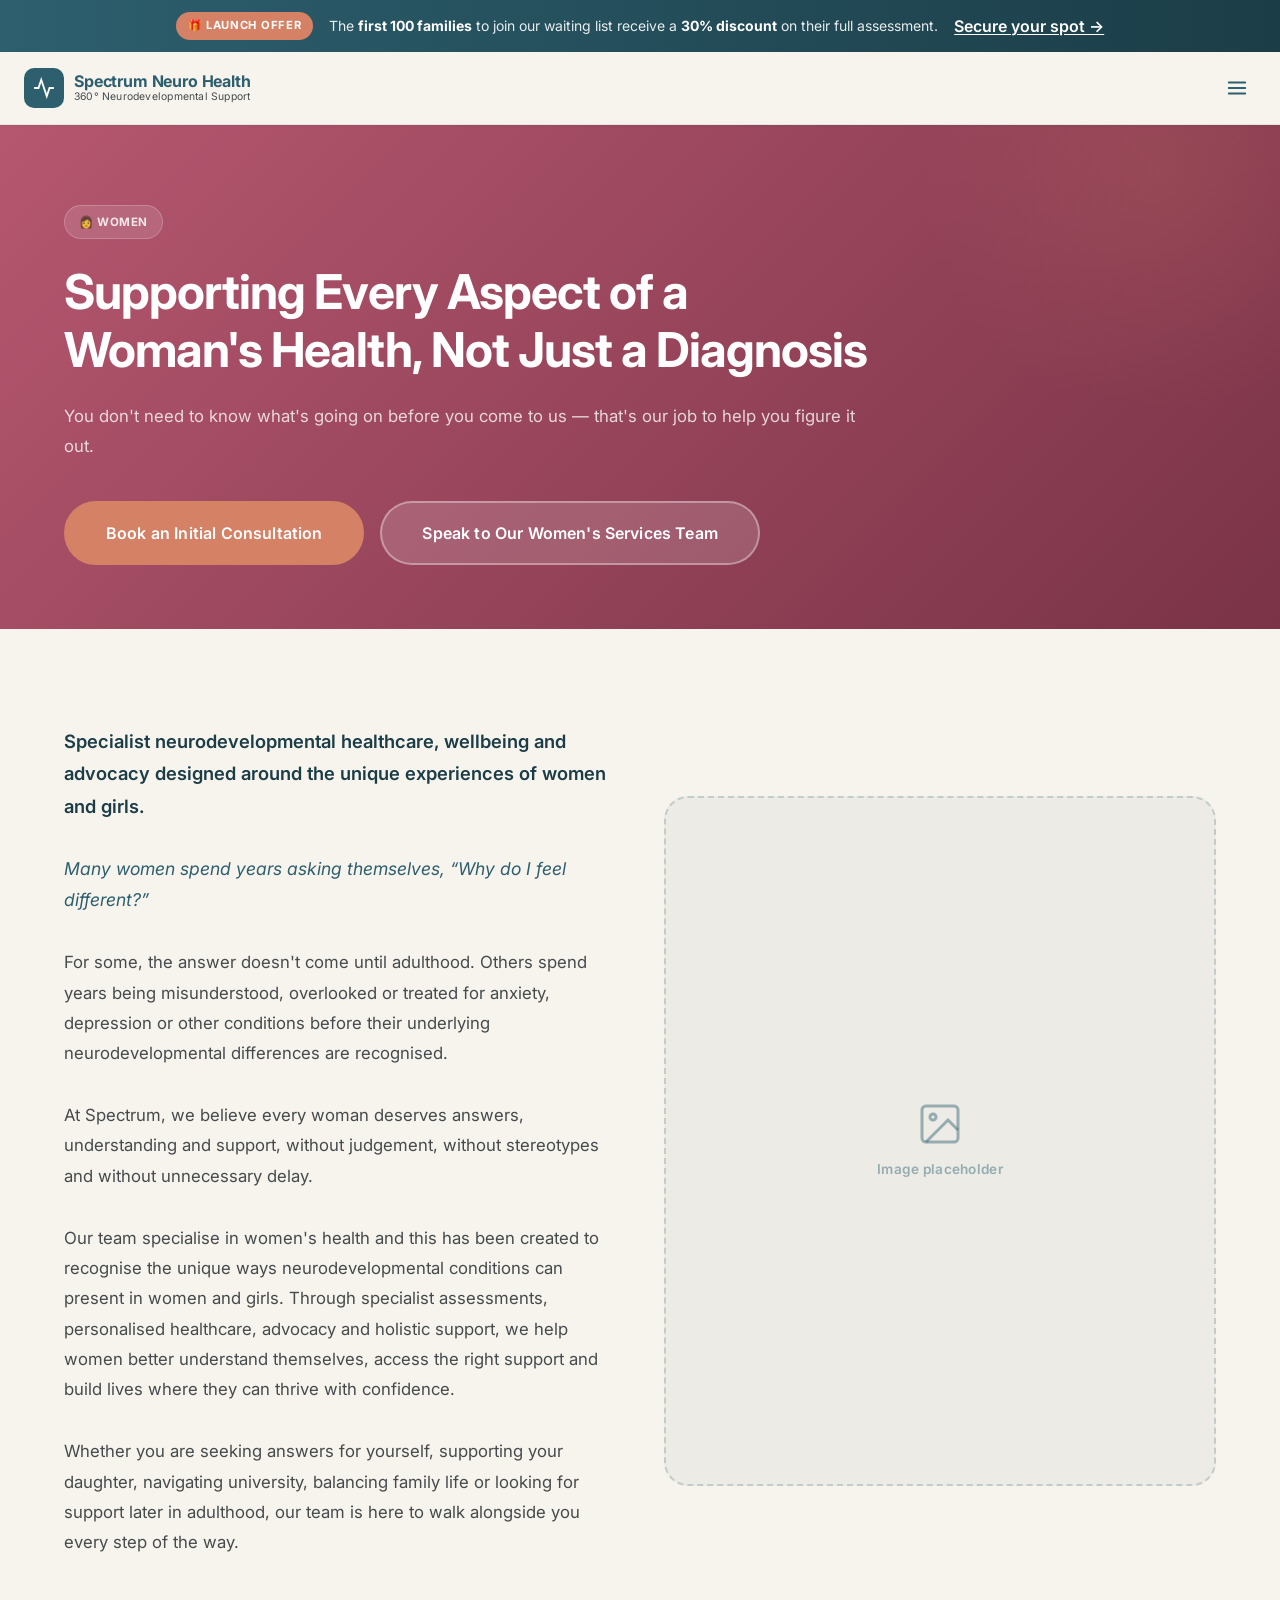
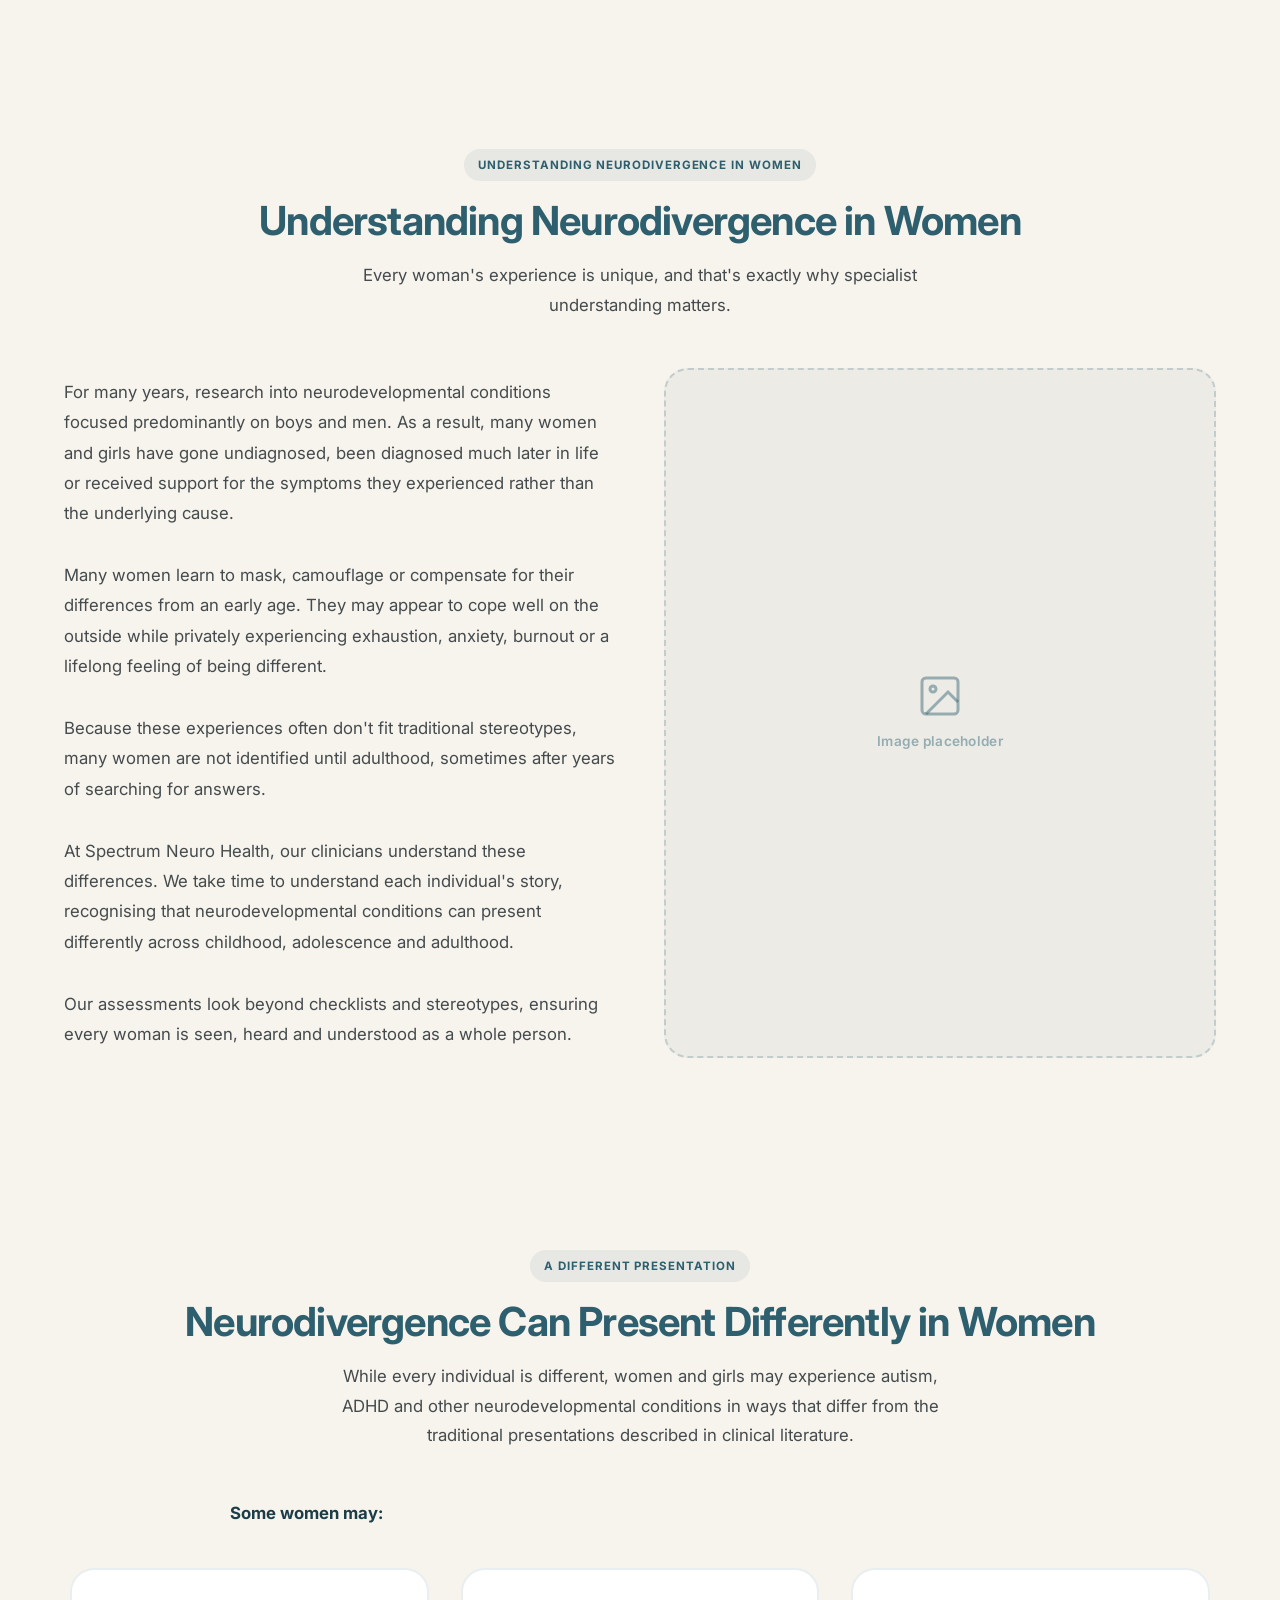
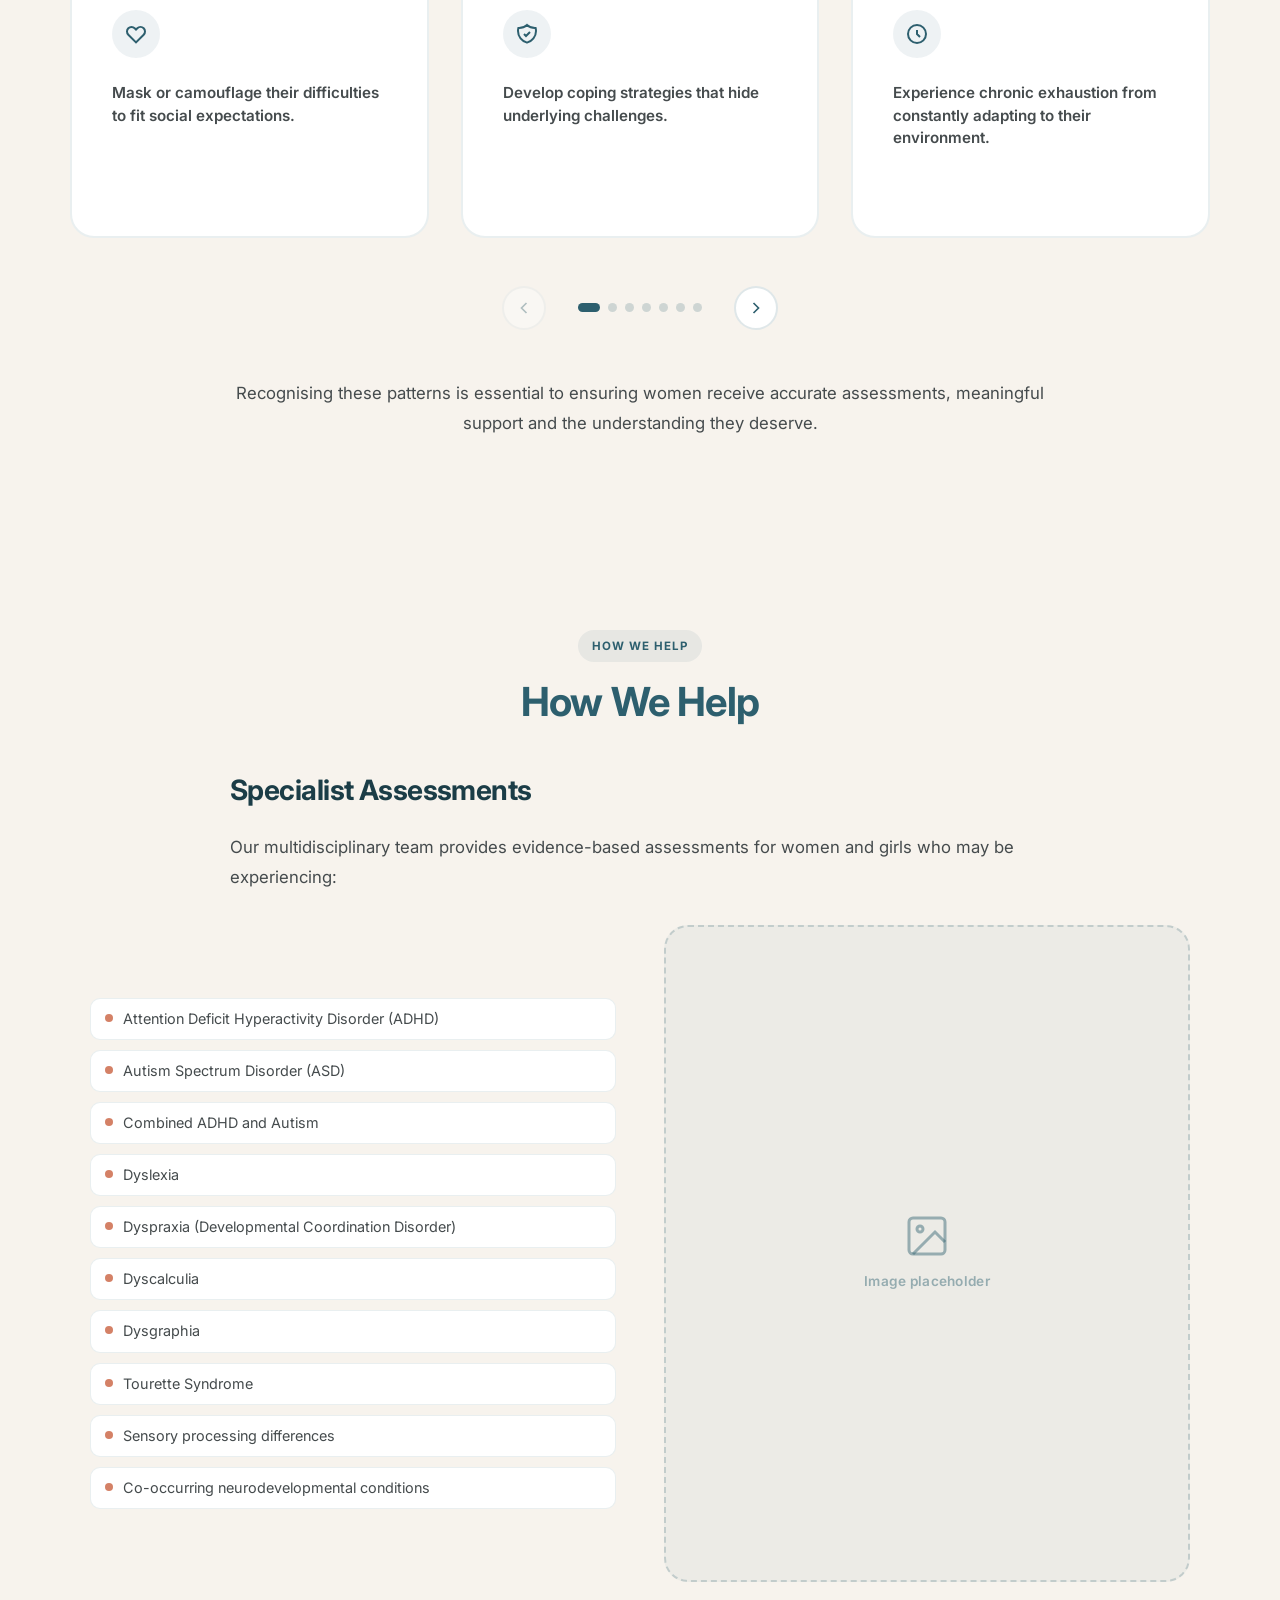
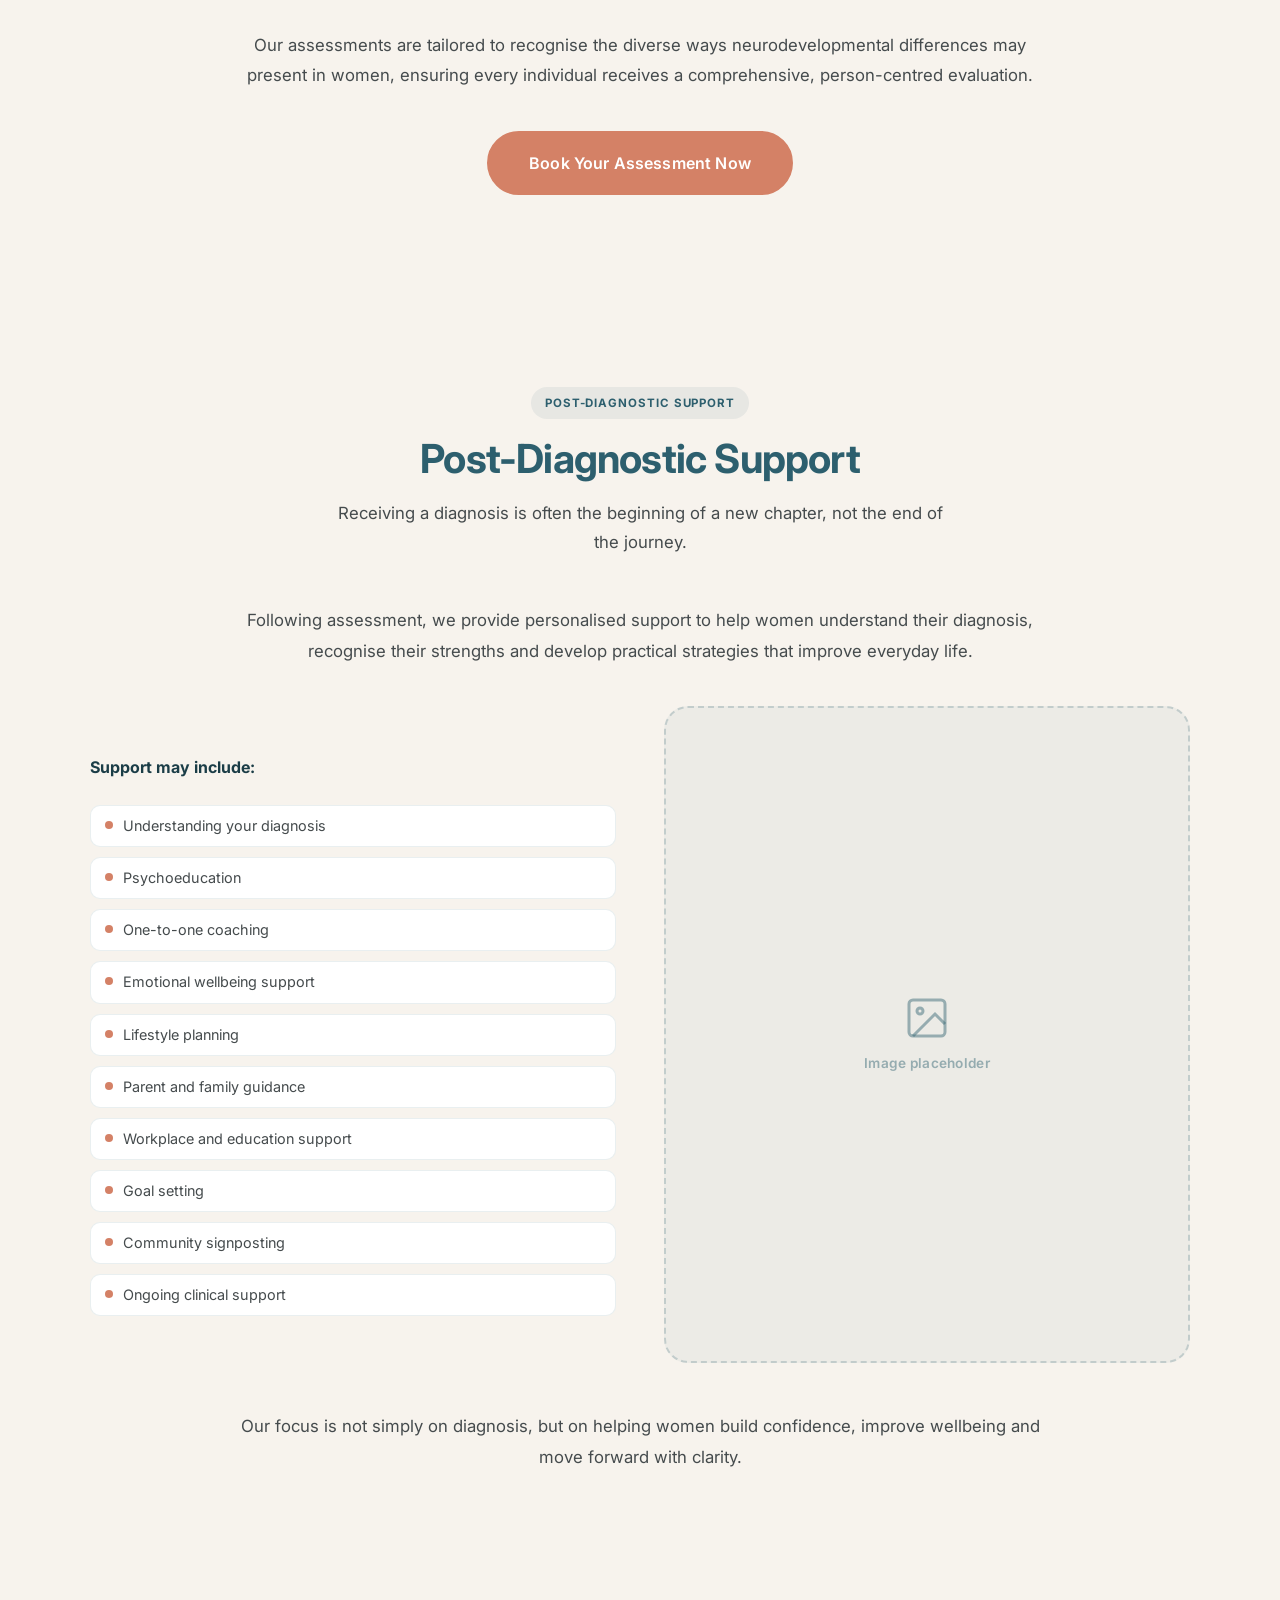
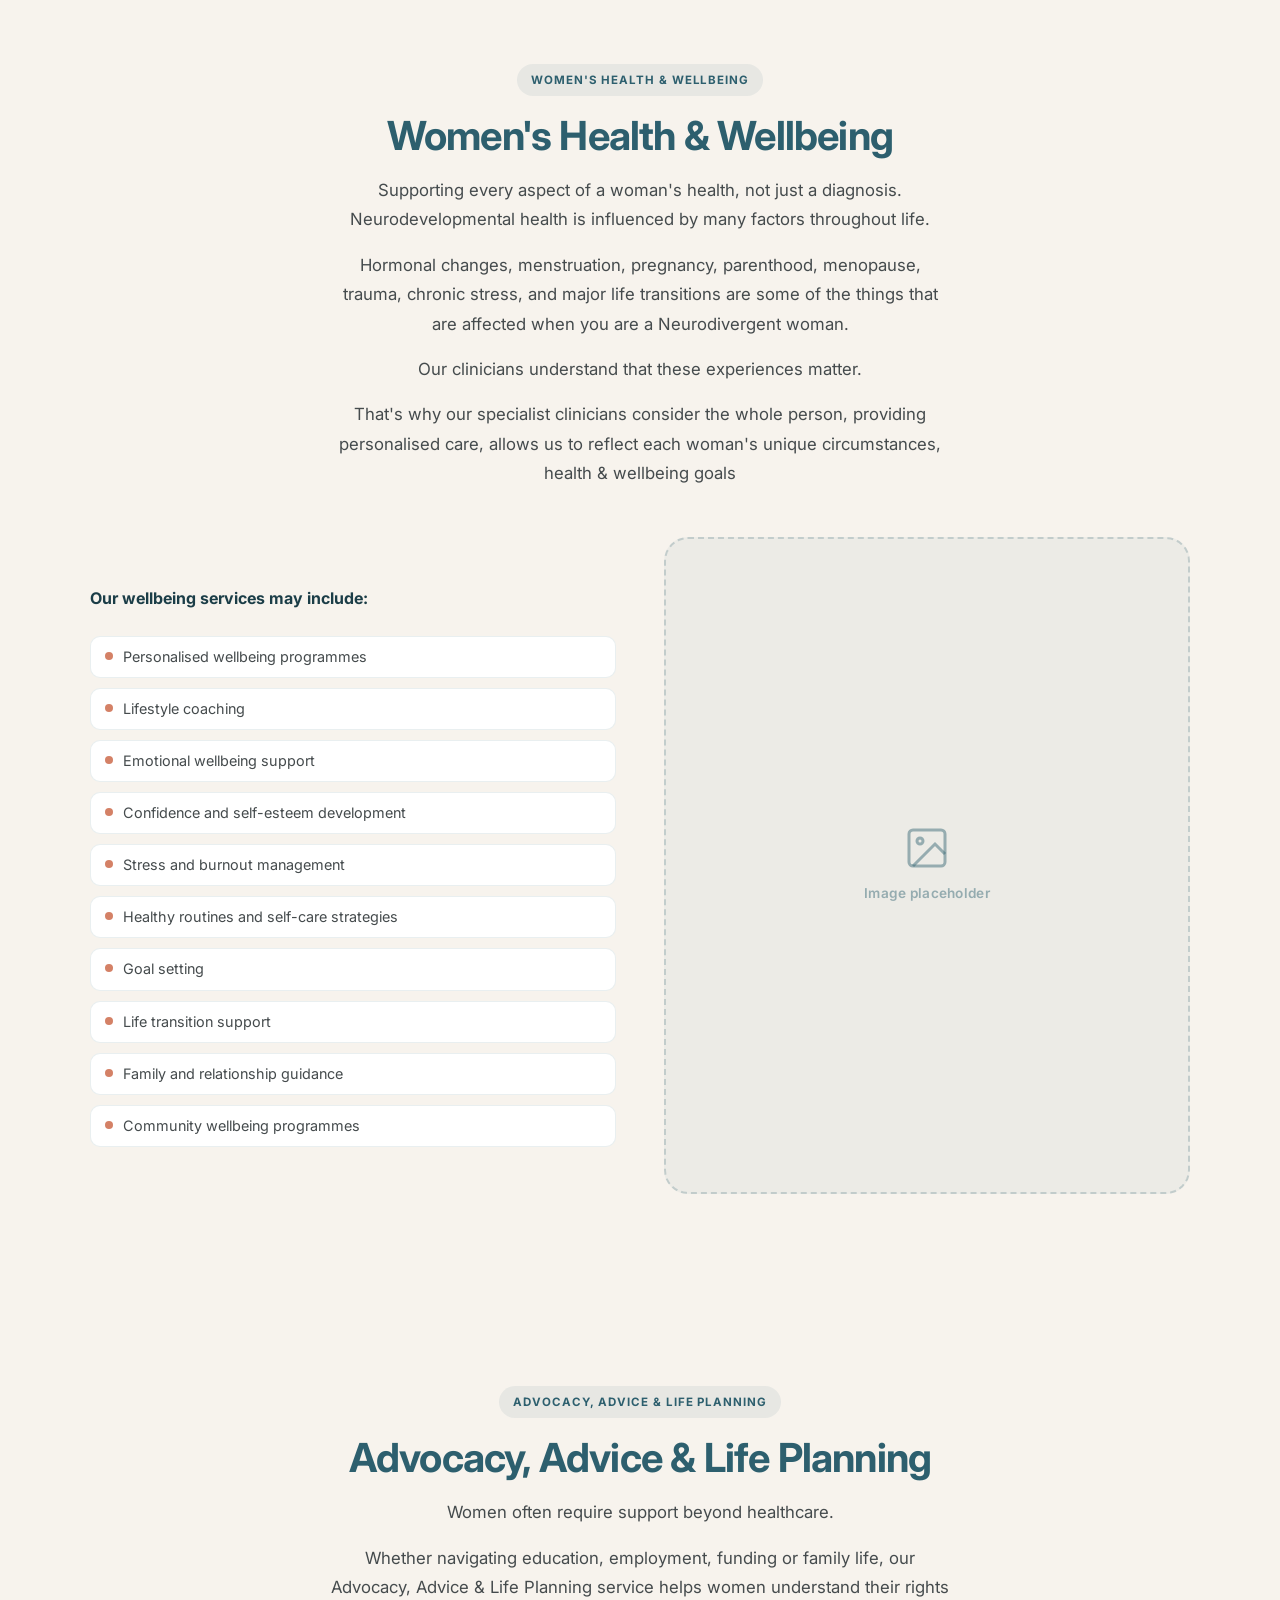
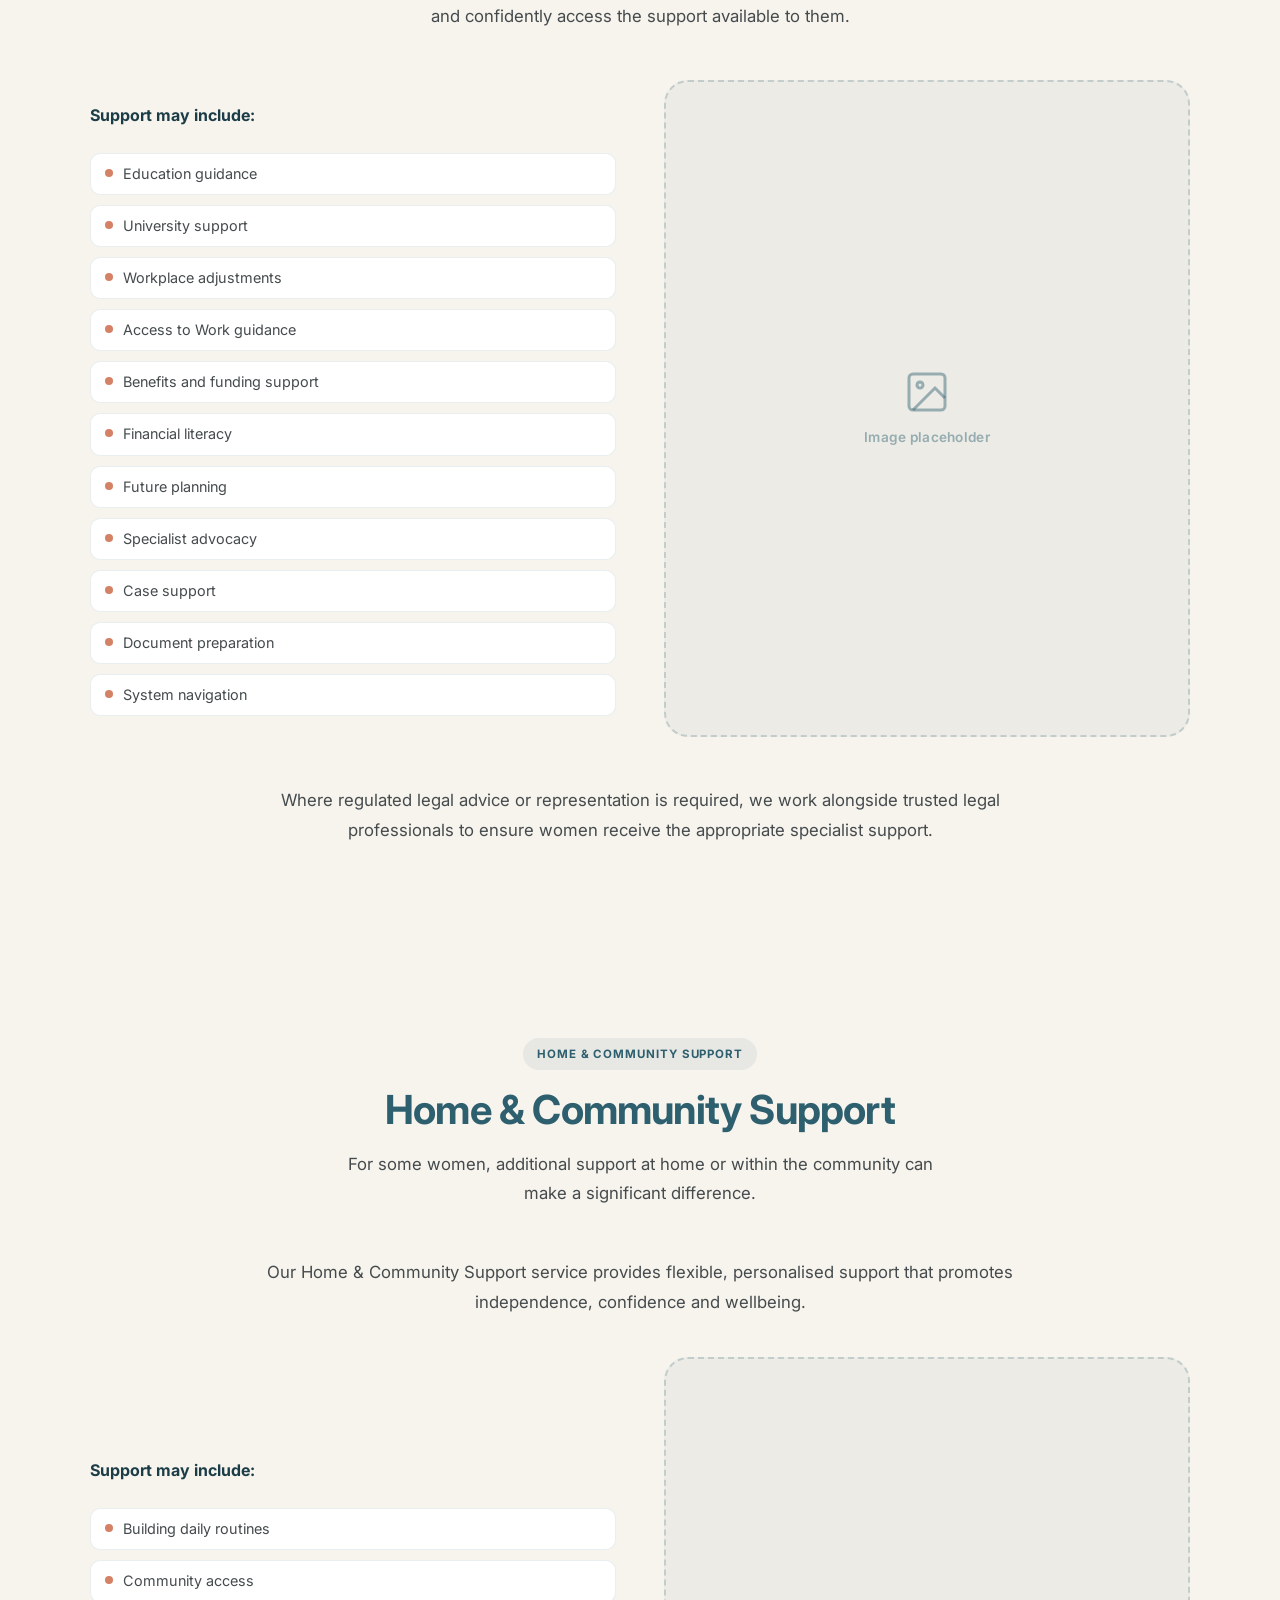
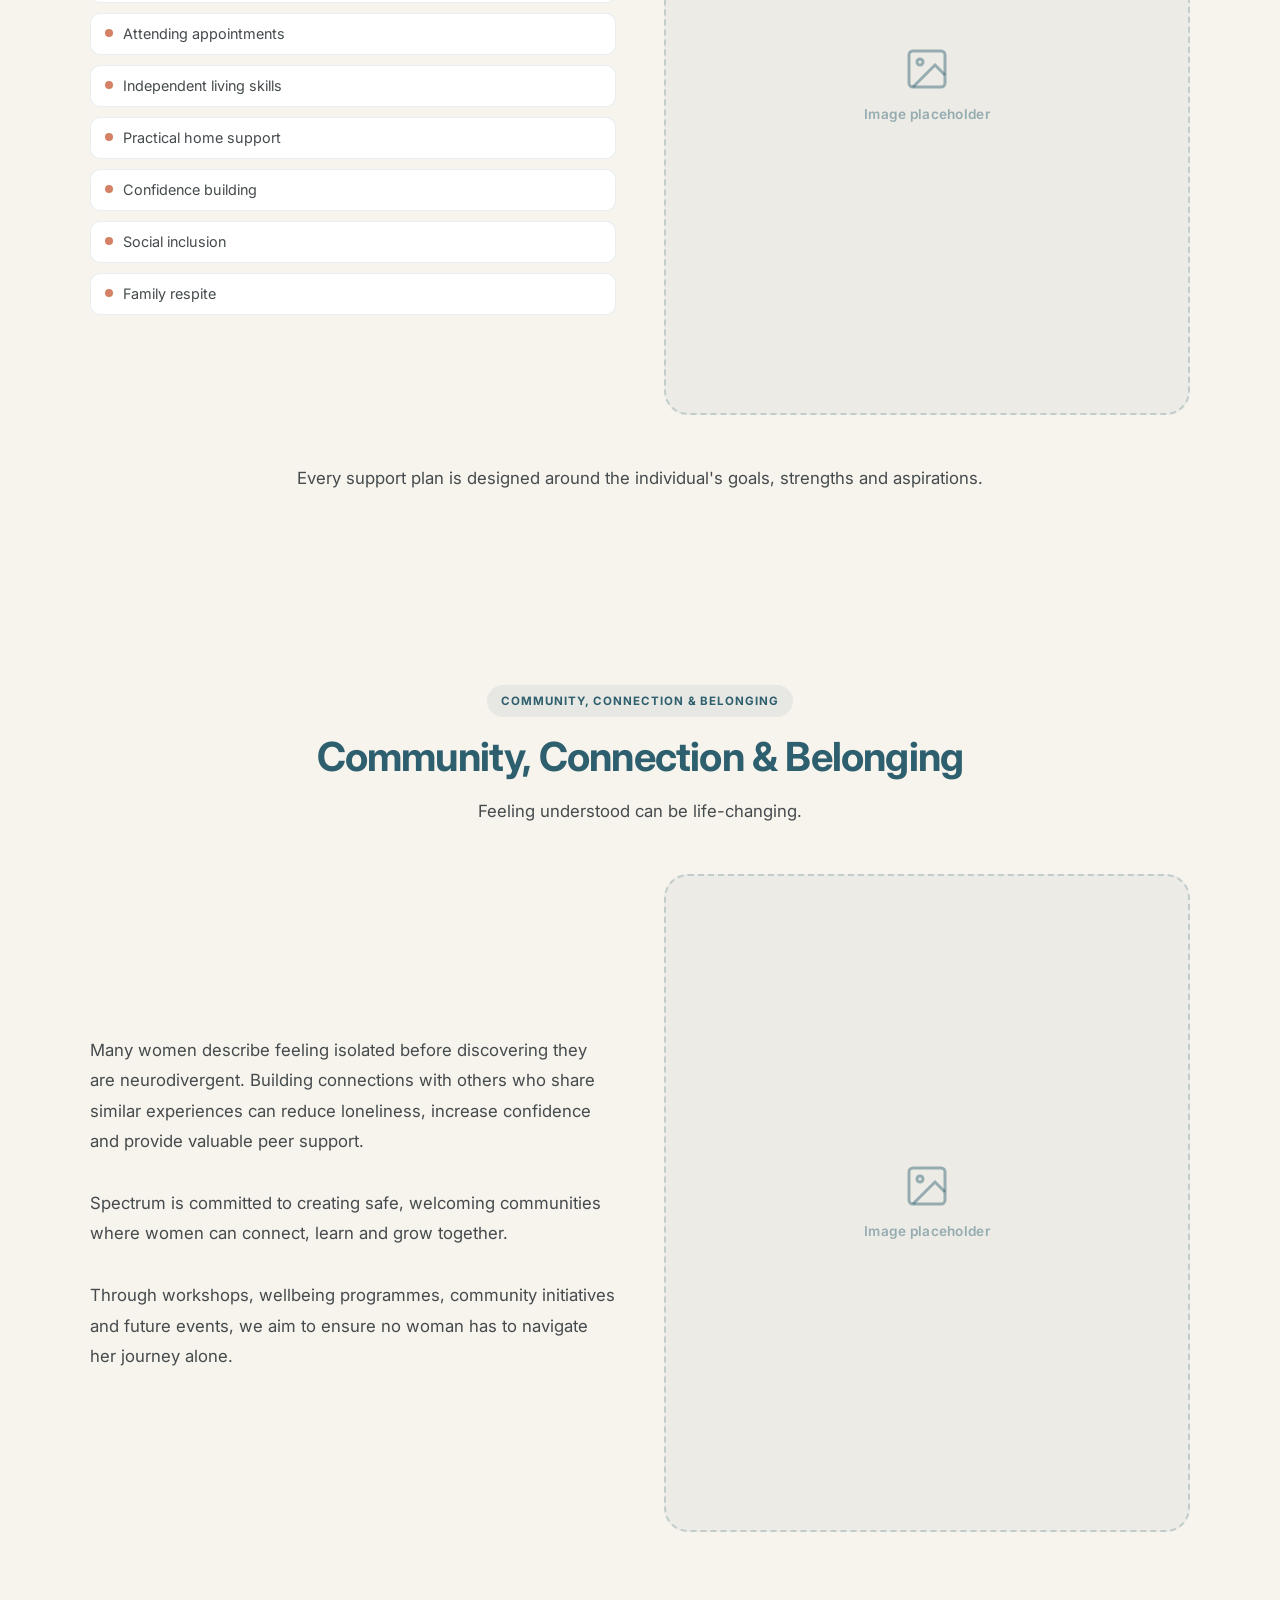
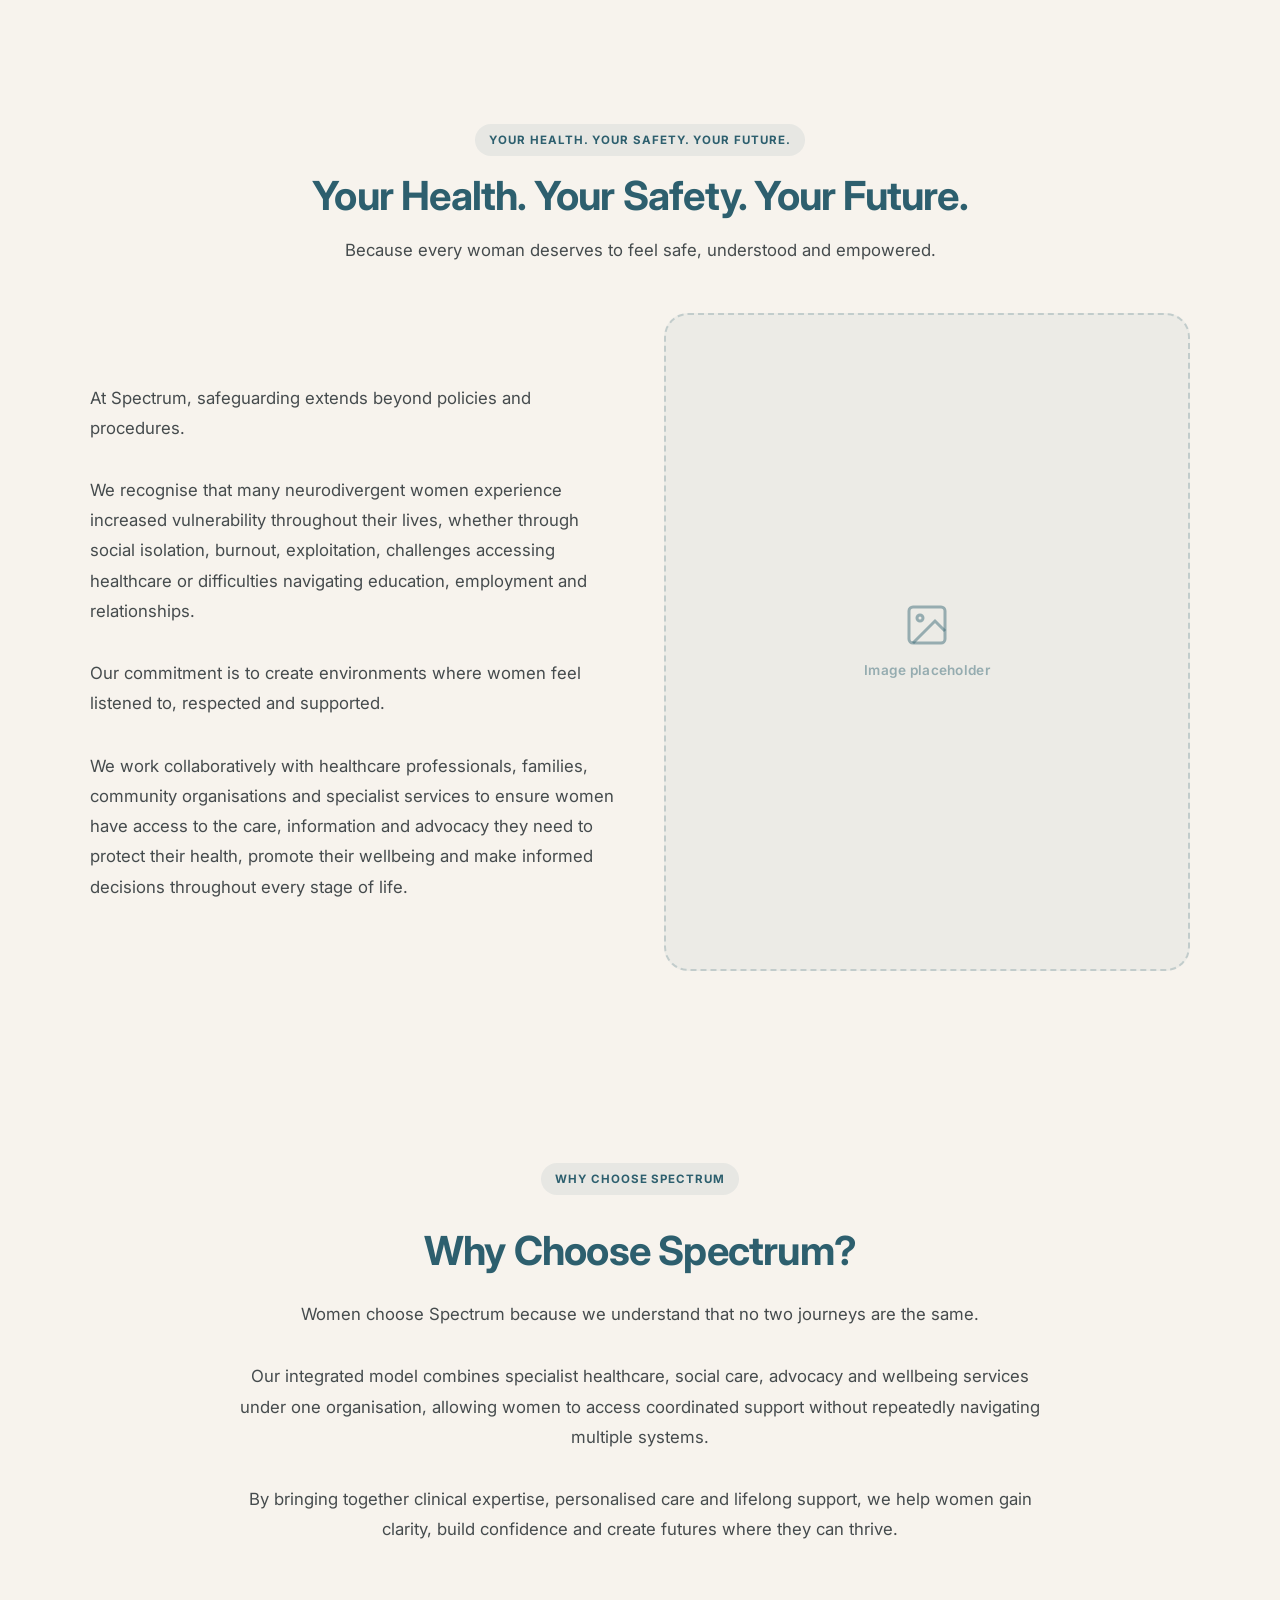
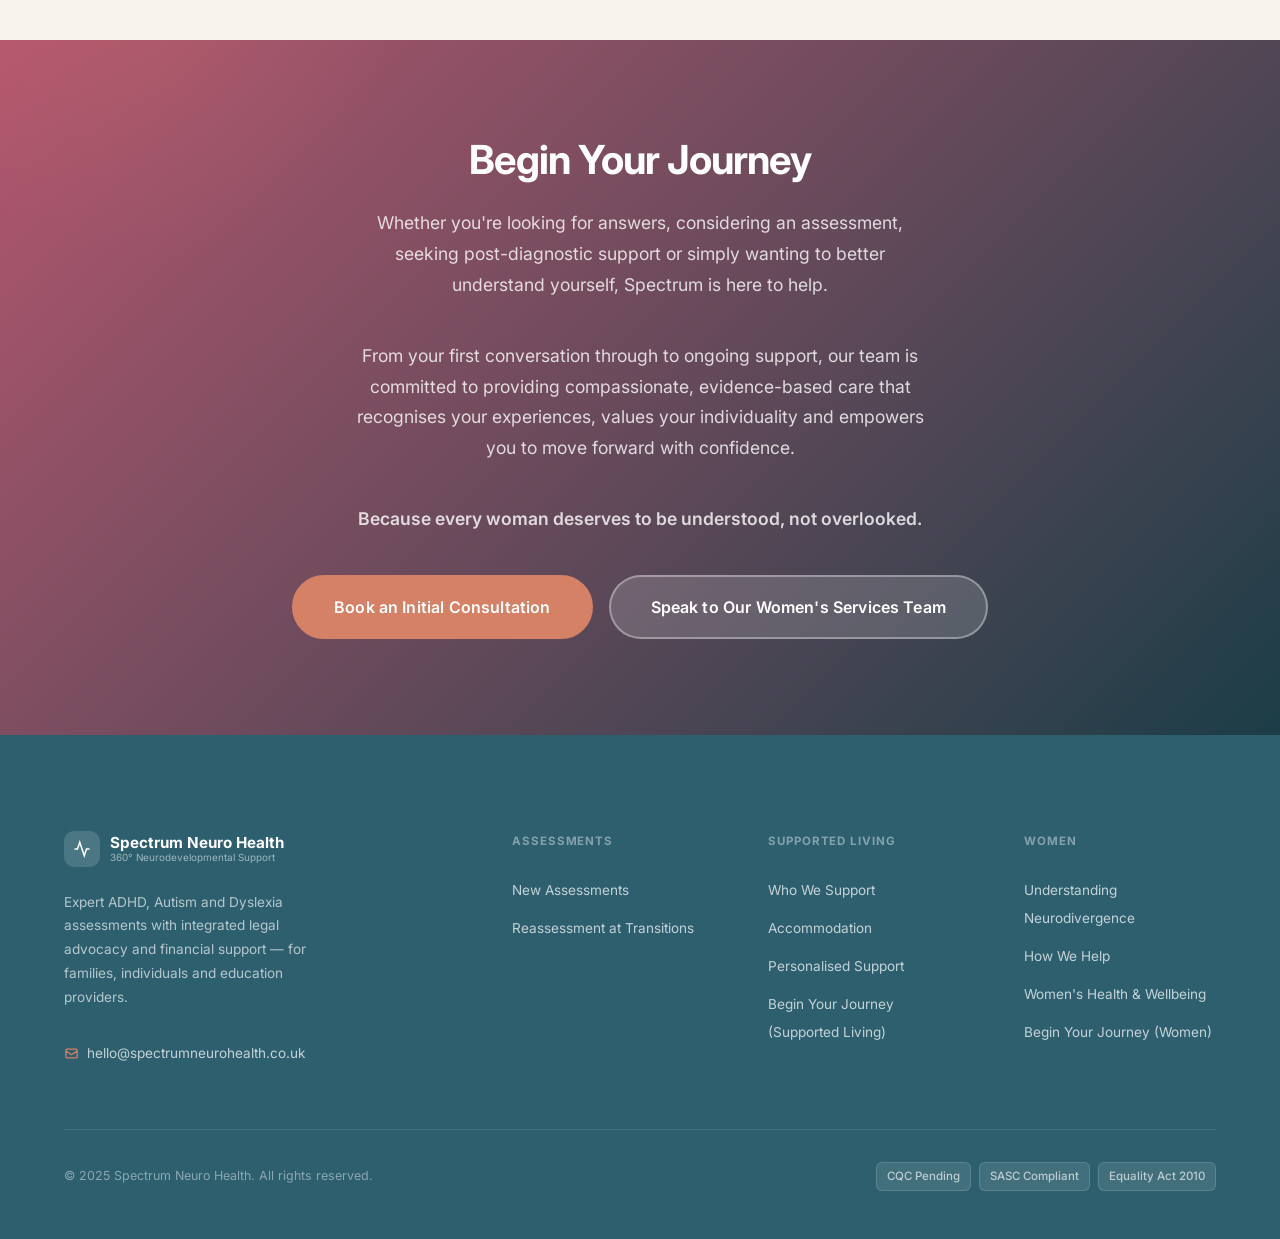
<file: women.html>
<!DOCTYPE html>
<html lang="en">
<head>
  <meta charset="UTF-8" />
  <meta name="viewport" content="width=device-width, initial-scale=1.0" />
  <meta name="description" content="Spectrum Neuro Health — Women's specialist neurodevelopmental healthcare, wellbeing and advocacy, designed around the unique experiences of women and girls." />
  <title>Women | Spectrum Neuro Health</title>
  <link rel="stylesheet" href="css/styles.css" />
  <link rel="preconnect" href="https://fonts.googleapis.com" />
  <link rel="preconnect" href="https://fonts.gstatic.com" crossorigin />
</head>
<body>

<!-- OFFER BANNER -->
<div class="offer-banner" role="banner">
  <div class="offer-banner__inner">
    <span class="offer-badge">🎁 Launch Offer</span>
    <p>The <strong>first 100 families</strong> to join our waiting list receive a <strong>30% discount</strong> on their full assessment.</p>
    <a href="assessments.html#waiting-list">Secure your spot &rarr;</a>
  </div>
</div>

<!-- NAVIGATION -->
<header>
  <nav class="nav" aria-label="Main navigation">
    <div class="nav__inner">
      <a href="index.html" class="nav__logo" aria-label="Spectrum Neuro Health home">
        <div class="nav__logo-mark" aria-hidden="true">
          <svg viewBox="0 0 24 24" fill="none" stroke="currentColor" stroke-width="2" stroke-linecap="round"><path d="M22 12h-4l-3 9L9 3l-3 9H2"/></svg>
        </div>
        <div class="nav__logo-text">
          <span class="nav__logo-name">Spectrum Neuro Health</span>
          <span class="nav__logo-sub">360° Neurodevelopmental Support</span>
        </div>
      </a>
      <ul class="nav__menu" role="list">
        <li class="nav__item">
          <a href="assessments.html" class="nav__link">
            Assessments
            <svg viewBox="0 0 20 20" fill="currentColor" aria-hidden="true"><path fill-rule="evenodd" d="M5.293 7.293a1 1 0 011.414 0L10 10.586l3.293-3.293a1 1 0 111.414 1.414l-4 4a1 1 0 01-1.414 0l-4-4a1 1 0 010-1.414z" clip-rule="evenodd"/></svg>
          </a>
          <div class="nav__dropdown" role="menu">
            <a href="assessments.html" class="nav__dd-item"><span class="nav__dd-icon"><svg viewBox="0 0 24 24" fill="none" stroke="currentColor" stroke-width="2"><circle cx="12" cy="12" r="10"/><path d="M12 8v4l3 3"/></svg></span><span class="nav__dd-label"><span class="nav__dd-main">New Assessments</span><span class="nav__dd-sub">ADHD, Autism &amp; Dyslexia</span></span></a>
            <a href="assessments.html#transitions" class="nav__dd-item"><span class="nav__dd-icon"><svg viewBox="0 0 24 24" fill="none" stroke="currentColor" stroke-width="2"><path d="M17 8l4 4-4 4M3 12h18"/></svg></span><span class="nav__dd-label"><span class="nav__dd-main">Reassessment at Transitions</span></span></a>
          </div>
        </li>
        <li class="nav__item">
          <a href="supported-living.html" class="nav__link">
            Supported Living
            <svg viewBox="0 0 20 20" fill="currentColor" aria-hidden="true"><path fill-rule="evenodd" d="M5.293 7.293a1 1 0 011.414 0L10 10.586l3.293-3.293a1 1 0 111.414 1.414l-4 4a1 1 0 01-1.414 0l-4-4a1 1 0 010-1.414z" clip-rule="evenodd"/></svg>
          </a>
          <div class="nav__dropdown" role="menu">
            <a href="supported-living.html#who-we-support" class="nav__dd-item"><span class="nav__dd-icon"><svg viewBox="0 0 24 24" fill="none" stroke="currentColor" stroke-width="2"><path d="M17 21v-2a4 4 0 00-4-4H5a4 4 0 00-4 4v2"/><circle cx="9" cy="7" r="4"/></svg></span><span class="nav__dd-label"><span class="nav__dd-main">Who We Support</span><span class="nav__dd-sub">Supported Living</span></span></a>
            <a href="supported-living.html#accommodation" class="nav__dd-item"><span class="nav__dd-icon"><svg viewBox="0 0 24 24" fill="none" stroke="currentColor" stroke-width="2"><path d="M3 9l9-7 9 7v11a2 2 0 01-2 2H5a2 2 0 01-2-2z"/><polyline points="9 22 9 12 15 12 15 22"/></svg></span><span class="nav__dd-label"><span class="nav__dd-main">Accommodation</span></span></a>
            <a href="supported-living.html#personalised-support" class="nav__dd-item"><span class="nav__dd-icon"><svg viewBox="0 0 24 24" fill="none" stroke="currentColor" stroke-width="2"><path d="M4.318 6.318a4.5 4.5 0 000 6.364L12 20.364l7.682-7.682a4.5 4.5 0 00-6.364-6.364L12 7.636l-1.318-1.318a4.5 4.5 0 00-6.364 0z"/></svg></span><span class="nav__dd-label"><span class="nav__dd-main">Personalised Support</span></span></a>
            <a href="supported-living.html#begin-your-journey" class="nav__dd-item"><span class="nav__dd-icon"><svg viewBox="0 0 24 24" fill="none" stroke="currentColor" stroke-width="2"><path d="M3 6l3 1m0 0l-3 9a5.002 5.002 0 006.001 0"/></svg></span><span class="nav__dd-label"><span class="nav__dd-main">Begin Your Journey</span><span class="nav__dd-sub">Supported Living</span></span></a>
          </div>
        </li>
        <li class="nav__item">
          <a href="home-community-support.html" class="nav__link">
            Home &amp; Community
            <svg viewBox="0 0 20 20" fill="currentColor" aria-hidden="true"><path fill-rule="evenodd" d="M5.293 7.293a1 1 0 011.414 0L10 10.586l3.293-3.293a1 1 0 111.414 1.414l-4 4a1 1 0 01-1.414 0l-4-4a1 1 0 010-1.414z" clip-rule="evenodd"/></svg>
          </a>
          <div class="nav__dropdown" role="menu">
            <a href="home-community-support.html#who-we-support" class="nav__dd-item"><span class="nav__dd-icon"><svg viewBox="0 0 24 24" fill="none" stroke="currentColor" stroke-width="2"><path d="M17 21v-2a4 4 0 00-4-4H5a4 4 0 00-4 4v2"/><circle cx="9" cy="7" r="4"/></svg></span><span class="nav__dd-label"><span class="nav__dd-main">Who We Support</span><span class="nav__dd-sub">Home &amp; Community Support</span></span></a>
            <a href="home-community-support.html#what-we-help-with" class="nav__dd-item"><span class="nav__dd-icon"><svg viewBox="0 0 24 24" fill="none" stroke="currentColor" stroke-width="2"><path d="M3 9l9-7 9 7v11a2 2 0 01-2 2H5a2 2 0 01-2-2z"/></svg></span><span class="nav__dd-label"><span class="nav__dd-main">What We Can Help With</span></span></a>
            <a href="home-community-support.html#get-support" class="nav__dd-item"><span class="nav__dd-icon"><svg viewBox="0 0 24 24" fill="none" stroke="currentColor" stroke-width="2"><path d="M3 6l3 1m0 0l-3 9a5.002 5.002 0 006.001 0"/></svg></span><span class="nav__dd-label"><span class="nav__dd-main">Get Support</span></span></a>
          </div>
        </li>
        <li class="nav__item">
          <a href="women.html" class="nav__link" aria-haspopup="true" aria-current="page">
            Women
            <svg viewBox="0 0 20 20" fill="currentColor" aria-hidden="true"><path fill-rule="evenodd" d="M5.293 7.293a1 1 0 011.414 0L10 10.586l3.293-3.293a1 1 0 111.414 1.414l-4 4a1 1 0 01-1.414 0l-4-4a1 1 0 010-1.414z" clip-rule="evenodd"/></svg>
          </a>
          <div class="nav__dropdown" role="menu">
            <a href="women.html#understanding-neurodivergence" class="nav__dd-item"><span class="nav__dd-icon"><svg viewBox="0 0 24 24" fill="none" stroke="currentColor" stroke-width="2"><path d="M9 12l2 2 4-4m5.618-4.016A11.955 11.955 0 0112 2.944a11.955 11.955 0 01-8.618 3.04A12.02 12.02 0 003 9c0 5.591 3.824 10.29 9 11.622 5.176-1.332 9-6.03 9-11.622 0-1.042-.133-2.052-.382-3.016z"/></svg></span><span class="nav__dd-label"><span class="nav__dd-main">Understanding Neurodivergence</span></span></a>
            <a href="women.html#how-we-help" class="nav__dd-item"><span class="nav__dd-icon"><svg viewBox="0 0 24 24" fill="none" stroke="currentColor" stroke-width="2"><path d="M9 5H7a2 2 0 00-2 2v12a2 2 0 002 2h10a2 2 0 002-2V7a2 2 0 00-2-2h-2M9 5a2 2 0 002 2h2a2 2 0 002-2M9 5a2 2 0 012-2h2a2 2 0 012 2m-6 9l2 2 4-4"/></svg></span><span class="nav__dd-label"><span class="nav__dd-main">How We Help</span></span></a>
            <a href="women.html#womens-health-wellbeing" class="nav__dd-item"><span class="nav__dd-icon"><svg viewBox="0 0 24 24" fill="none" stroke="currentColor" stroke-width="2"><path d="M4.318 6.318a4.5 4.5 0 000 6.364L12 20.364l7.682-7.682a4.5 4.5 0 00-6.364-6.364L12 7.636l-1.318-1.318a4.5 4.5 0 00-6.364 0z"/></svg></span><span class="nav__dd-label"><span class="nav__dd-main">Women's Health &amp; Wellbeing</span></span></a>
            <a href="women.html#begin-your-journey" class="nav__dd-item"><span class="nav__dd-icon"><svg viewBox="0 0 24 24" fill="none" stroke="currentColor" stroke-width="2"><path d="M3 6l3 1m0 0l-3 9a5.002 5.002 0 006.001 0"/></svg></span><span class="nav__dd-label"><span class="nav__dd-main">Begin Your Journey</span></span></a>
          </div>
        </li>
        <li class="nav__item">
          <a href="advocacy-life-planning.html" class="nav__link">
            Advocacy
            <svg viewBox="0 0 20 20" fill="currentColor" aria-hidden="true"><path fill-rule="evenodd" d="M5.293 7.293a1 1 0 011.414 0L10 10.586l3.293-3.293a1 1 0 111.414 1.414l-4 4a1 1 0 01-1.414 0l-4-4a1 1 0 010-1.414z" clip-rule="evenodd"/></svg>
          </a>
          <div class="nav__dropdown" role="menu">
            <a href="advocacy-life-planning.html#who-we-support" class="nav__dd-item"><span class="nav__dd-icon"><svg viewBox="0 0 24 24" fill="none" stroke="currentColor" stroke-width="2"><path d="M17 21v-2a4 4 0 00-4-4H5a4 4 0 00-4 4v2"/><circle cx="9" cy="7" r="4"/></svg></span><span class="nav__dd-label"><span class="nav__dd-main">Who We Support</span><span class="nav__dd-sub">Advocacy &amp; Life Planning</span></span></a>
            <a href="advocacy-life-planning.html#education-advocacy" class="nav__dd-item"><span class="nav__dd-icon"><svg viewBox="0 0 24 24" fill="none" stroke="currentColor" stroke-width="2"><path d="M12 14l9-5-9-5-9 5 9 5z"/></svg></span><span class="nav__dd-label"><span class="nav__dd-main">Education Advocacy</span></span></a>
            <a href="advocacy-life-planning.html#benefits-funding" class="nav__dd-item"><span class="nav__dd-icon"><svg viewBox="0 0 24 24" fill="none" stroke="currentColor" stroke-width="2"><path d="M12 8c-1.657 0-3 .895-3 2s1.343 2 3 2 3 .895 3 2-1.343 2-3 2"/></svg></span><span class="nav__dd-label"><span class="nav__dd-main">Benefits &amp; Funding</span></span></a>
            <a href="advocacy-life-planning.html#begin-your-journey" class="nav__dd-item"><span class="nav__dd-icon"><svg viewBox="0 0 24 24" fill="none" stroke="currentColor" stroke-width="2"><path d="M3 6l3 1m0 0l-3 9a5.002 5.002 0 006.001 0"/></svg></span><span class="nav__dd-label"><span class="nav__dd-main">Begin Your Journey</span><span class="nav__dd-sub">Advocacy &amp; Life Planning</span></span></a>
            <a href="advocacy-life-planning.html#legal" class="nav__dd-item"><span class="nav__dd-icon"><svg viewBox="0 0 24 24" fill="none" stroke="currentColor" stroke-width="2"><path d="M3 6l3 1m0 0l-3 9a5.002 5.002 0 006.001 0M6 7l3 9M6 7l6-2m6 2l3-1m-3 1l-3 9a5.002 5.002 0 006.001 0"/></svg></span><span class="nav__dd-label"><span class="nav__dd-main">Legal Help</span></span></a>
            <a href="advocacy-life-planning.html#financial" class="nav__dd-item"><span class="nav__dd-icon"><svg viewBox="0 0 24 24" fill="none" stroke="currentColor" stroke-width="2"><path d="M12 8c-1.657 0-3 .895-3 2s1.343 2 3 2 3 .895 3 2-1.343 2-3 2"/></svg></span><span class="nav__dd-label"><span class="nav__dd-main">Financial Support</span></span></a>
          </div>
        </li>
        <li class="nav__item">
          <a href="consultancy-professional-services.html" class="nav__link">
            Partner with Us
            <svg viewBox="0 0 20 20" fill="currentColor" aria-hidden="true"><path fill-rule="evenodd" d="M5.293 7.293a1 1 0 011.414 0L10 10.586l3.293-3.293a1 1 0 111.414 1.414l-4 4a1 1 0 01-1.414 0l-4-4a1 1 0 010-1.414z" clip-rule="evenodd"/></svg>
          </a>
          <div class="nav__dropdown" role="menu">
            <a href="consultancy-professional-services.html#who-we-work-with" class="nav__dd-item"><span class="nav__dd-icon"><svg viewBox="0 0 24 24" fill="none" stroke="currentColor" stroke-width="2"><path d="M17 21v-2a4 4 0 00-4-4H5a4 4 0 00-4 4v2"/><circle cx="9" cy="7" r="4"/></svg></span><span class="nav__dd-label"><span class="nav__dd-main">Who We Work With</span></span></a>
            <a href="consultancy-professional-services.html#our-services" class="nav__dd-item"><span class="nav__dd-icon"><svg viewBox="0 0 24 24" fill="none" stroke="currentColor" stroke-width="2"><rect x="3" y="7" width="18" height="13" rx="2"/><path d="M8 7V5a2 2 0 012-2h4a2 2 0 012 2v2M3 12h18"/></svg></span><span class="nav__dd-label"><span class="nav__dd-main">Our Services</span></span></a>
            <a href="consultancy-professional-services.html#why-partner" class="nav__dd-item"><span class="nav__dd-icon"><svg viewBox="0 0 24 24" fill="none" stroke="currentColor" stroke-width="2"><path d="M9 12l2 2 4-4m5.618-4.016A11.955 11.955 0 0112 2.944a11.955 11.955 0 01-8.618 3.04A12.02 12.02 0 003 9c0 5.591 3.824 10.29 9 11.622 5.176-1.332 9-6.03 9-11.622 0-1.042-.133-2.052-.382-3.016z"/></svg></span><span class="nav__dd-label"><span class="nav__dd-main">Why Partner With Us</span></span></a>
            <a href="consultancy-professional-services.html#partner-with-spectrum" class="nav__dd-item"><span class="nav__dd-icon"><svg viewBox="0 0 24 24" fill="none" stroke="currentColor" stroke-width="2"><path d="M3 6l3 1m0 0l-3 9a5.002 5.002 0 006.001 0"/></svg></span><span class="nav__dd-label"><span class="nav__dd-main">Partner With Spectrum</span></span></a>
            <a href="consultancy-professional-services.html#education" class="nav__dd-item"><span class="nav__dd-icon"><svg viewBox="0 0 24 24" fill="none" stroke="currentColor" stroke-width="2"><path d="M12 14l9-5-9-5-9 5 9 5z"/></svg></span><span class="nav__dd-label"><span class="nav__dd-main">For Education Providers</span></span></a>
          </div>
        </li>
        <li class="nav__item">
          <a href="our-approach.html" class="nav__link">
            Our Approach
            <svg viewBox="0 0 20 20" fill="currentColor" aria-hidden="true"><path fill-rule="evenodd" d="M5.293 7.293a1 1 0 011.414 0L10 10.586l3.293-3.293a1 1 0 111.414 1.414l-4 4a1 1 0 01-1.414 0l-4-4a1 1 0 010-1.414z" clip-rule="evenodd"/></svg>
          </a>
          <div class="nav__dropdown" role="menu">
            <a href="our-approach.html#the-journey" class="nav__dd-item"><span class="nav__dd-icon"><svg viewBox="0 0 24 24" fill="none" stroke="currentColor" stroke-width="2"><path d="M17 8l4 4-4 4M3 12h18"/></svg></span><span class="nav__dd-label"><span class="nav__dd-main">The Journey</span></span></a>
            <a href="our-approach.html#our-philosophy" class="nav__dd-item"><span class="nav__dd-icon"><svg viewBox="0 0 24 24" fill="none" stroke="currentColor" stroke-width="2"><path d="M9 12l2 2 4-4m5.618-4.016A11.955 11.955 0 0112 2.944a11.955 11.955 0 01-8.618 3.04A12.02 12.02 0 003 9c0 5.591 3.824 10.29 9 11.622 5.176-1.332 9-6.03 9-11.622 0-1.042-.133-2.052-.382-3.016z"/></svg></span><span class="nav__dd-label"><span class="nav__dd-main">Our Philosophy</span></span></a>
            <a href="our-approach.html#our-integrated-model" class="nav__dd-item"><span class="nav__dd-icon"><svg viewBox="0 0 24 24" fill="none" stroke="currentColor" stroke-width="2"><path d="M17 21v-2a4 4 0 00-4-4H5a4 4 0 00-4 4v2"/><circle cx="9" cy="7" r="4"/><path d="M23 21v-2a4 4 0 00-3-3.87"/><path d="M16 3.13a4 4 0 010 7.75"/></svg></span><span class="nav__dd-label"><span class="nav__dd-main">Our Integrated Model</span></span></a>
            <a href="our-approach.html#why-integration-matters" class="nav__dd-item"><span class="nav__dd-icon"><svg viewBox="0 0 24 24" fill="none" stroke="currentColor" stroke-width="2"><path d="M3 6l3 1m0 0l-3 9a5.002 5.002 0 006.001 0"/></svg></span><span class="nav__dd-label"><span class="nav__dd-main">Why Integration Matters</span></span></a>
          </div>
        </li>
      </ul>
      <div class="nav__cta-area">
        <a href="assessments.html#waiting-list" class="btn btn--primary btn--sm">Join Waiting List</a>
      </div>
      <button class="nav__mobile-btn" aria-label="Open menu">
        <svg width="22" height="22" viewBox="0 0 24 24" fill="none" stroke="currentColor" stroke-width="2" stroke-linecap="round" aria-hidden="true"><line x1="3" y1="6" x2="21" y2="6"/><line x1="3" y1="12" x2="21" y2="12"/><line x1="3" y1="18" x2="21" y2="18"/></svg>
      </button>
    </div>
  </nav>
</header>

<!-- Mobile menu -->
<div class="mobile-menu" role="dialog" aria-modal="true">
  <div class="mobile-menu__panel">
    <div class="mobile-menu__head">
      <span style="font-weight:700;color:var(--teal);">Menu</span>
      <button class="mobile-menu__close" aria-label="Close menu"><svg width="18" height="18" viewBox="0 0 24 24" fill="none" stroke="currentColor" stroke-width="2"><line x1="18" y1="6" x2="6" y2="18"/><line x1="6" y1="6" x2="18" y2="18"/></svg></button>
    </div>
    <nav>
      <p class="mobile-sec-title">Assessments</p>
      <a href="assessments.html" class="mobile-link"><svg viewBox="0 0 24 24" fill="none" stroke="currentColor" stroke-width="2" width="18" height="18"><circle cx="12" cy="12" r="10"/></svg> New Assessments</a>
      <p class="mobile-sec-title">Supported Living</p>
      <a href="supported-living.html#who-we-support" class="mobile-link"><svg viewBox="0 0 24 24" fill="none" stroke="currentColor" stroke-width="2" width="18" height="18"><path d="M17 21v-2a4 4 0 00-4-4H5a4 4 0 00-4 4v2"/><circle cx="9" cy="7" r="4"/></svg> Who We Support (Supported Living)</a>
      <a href="supported-living.html#accommodation" class="mobile-link"><svg viewBox="0 0 24 24" fill="none" stroke="currentColor" stroke-width="2" width="18" height="18"><path d="M3 9l9-7 9 7v11a2 2 0 01-2 2H5a2 2 0 01-2-2z"/></svg> Accommodation</a>
      <a href="supported-living.html#personalised-support" class="mobile-link"><svg viewBox="0 0 24 24" fill="none" stroke="currentColor" stroke-width="2" width="18" height="18"><path d="M4.318 6.318a4.5 4.5 0 000 6.364L12 20.364l7.682-7.682a4.5 4.5 0 00-6.364-6.364"/></svg> Personalised Support</a>
      <a href="supported-living.html#begin-your-journey" class="mobile-link"><svg viewBox="0 0 24 24" fill="none" stroke="currentColor" stroke-width="2" width="18" height="18"><path d="M3 6l3 1m0 0l-3 9a5.002 5.002 0 006.001 0"/></svg> Begin Your Journey (Supported Living)</a>
      <p class="mobile-sec-title">Home &amp; Community Support</p>
      <a href="home-community-support.html#who-we-support" class="mobile-link"><svg viewBox="0 0 24 24" fill="none" stroke="currentColor" stroke-width="2" width="18" height="18"><path d="M17 21v-2a4 4 0 00-4-4H5a4 4 0 00-4 4v2"/><circle cx="9" cy="7" r="4"/></svg> Who We Support (Home &amp; Community)</a>
      <a href="home-community-support.html#what-we-help-with" class="mobile-link"><svg viewBox="0 0 24 24" fill="none" stroke="currentColor" stroke-width="2" width="18" height="18"><path d="M3 9l9-7 9 7v11a2 2 0 01-2 2H5a2 2 0 01-2-2z"/></svg> What We Can Help With</a>
      <a href="home-community-support.html#get-support" class="mobile-link"><svg viewBox="0 0 24 24" fill="none" stroke="currentColor" stroke-width="2" width="18" height="18"><path d="M3 6l3 1m0 0l-3 9a5.002 5.002 0 006.001 0"/></svg> Get Support</a>
      <p class="mobile-sec-title">Women</p>
      <a href="women.html#understanding-neurodivergence" class="mobile-link"><svg viewBox="0 0 24 24" fill="none" stroke="currentColor" stroke-width="2" width="18" height="18"><path d="M9 12l2 2 4-4m5.618-4.016A11.955 11.955 0 0112 2.944"/></svg> Understanding Neurodivergence</a>
      <a href="women.html#how-we-help" class="mobile-link"><svg viewBox="0 0 24 24" fill="none" stroke="currentColor" stroke-width="2" width="18" height="18"><path d="M9 5H7a2 2 0 00-2 2v12a2 2 0 002 2h10a2 2 0 002-2V7a2 2 0 00-2-2h-2M9 5a2 2 0 002 2h2a2 2 0 002-2"/></svg> How We Help</a>
      <a href="women.html#womens-health-wellbeing" class="mobile-link"><svg viewBox="0 0 24 24" fill="none" stroke="currentColor" stroke-width="2" width="18" height="18"><path d="M4.318 6.318a4.5 4.5 0 000 6.364L12 20.364l7.682-7.682a4.5 4.5 0 00-6.364-6.364"/></svg> Women's Health &amp; Wellbeing</a>
      <a href="women.html#begin-your-journey" class="mobile-link"><svg viewBox="0 0 24 24" fill="none" stroke="currentColor" stroke-width="2" width="18" height="18"><path d="M3 6l3 1m0 0l-3 9a5.002 5.002 0 006.001 0"/></svg> Begin Your Journey (Women)</a>
      <p class="mobile-sec-title">Advocacy &amp; Life Planning</p>
      <a href="advocacy-life-planning.html#who-we-support" class="mobile-link"><svg viewBox="0 0 24 24" fill="none" stroke="currentColor" stroke-width="2" width="18" height="18"><path d="M17 21v-2a4 4 0 00-4-4H5a4 4 0 00-4 4v2"/><circle cx="9" cy="7" r="4"/></svg> Who We Support (Advocacy)</a>
      <a href="advocacy-life-planning.html#education-advocacy" class="mobile-link"><svg viewBox="0 0 24 24" fill="none" stroke="currentColor" stroke-width="2" width="18" height="18"><path d="M12 14l9-5-9-5-9 5 9 5z"/></svg> Education Advocacy</a>
      <a href="advocacy-life-planning.html#benefits-funding" class="mobile-link"><svg viewBox="0 0 24 24" fill="none" stroke="currentColor" stroke-width="2" width="18" height="18"><path d="M12 8c-1.657 0-3 .895-3 2"/></svg> Benefits &amp; Funding</a>
      <a href="advocacy-life-planning.html#begin-your-journey" class="mobile-link"><svg viewBox="0 0 24 24" fill="none" stroke="currentColor" stroke-width="2" width="18" height="18"><path d="M3 6l3 1m0 0l-3 9a5.002 5.002 0 006.001 0"/></svg> Begin Your Journey (Advocacy)</a>
      <a href="advocacy-life-planning.html#legal" class="mobile-link"><svg viewBox="0 0 24 24" fill="none" stroke="currentColor" stroke-width="2" width="18" height="18"><path d="M3 6l3 1m0 0l-3 9a5.002 5.002 0 006.001 0"/></svg> Legal Help</a>
      <a href="advocacy-life-planning.html#financial" class="mobile-link"><svg viewBox="0 0 24 24" fill="none" stroke="currentColor" stroke-width="2" width="18" height="18"><path d="M12 8c-1.657 0-3 .895-3 2"/></svg> Financial Support</a>
      <p class="mobile-sec-title">Consultancy &amp; Professional Services</p>
      <a href="consultancy-professional-services.html#who-we-work-with" class="mobile-link"><svg viewBox="0 0 24 24" fill="none" stroke="currentColor" stroke-width="2" width="18" height="18"><path d="M17 21v-2a4 4 0 00-4-4H5a4 4 0 00-4 4v2"/><circle cx="9" cy="7" r="4"/></svg> Who We Work With</a>
      <a href="consultancy-professional-services.html#our-services" class="mobile-link"><svg viewBox="0 0 24 24" fill="none" stroke="currentColor" stroke-width="2" width="18" height="18"><rect x="3" y="7" width="18" height="13" rx="2"/></svg> Our Services</a>
      <a href="consultancy-professional-services.html#why-partner" class="mobile-link"><svg viewBox="0 0 24 24" fill="none" stroke="currentColor" stroke-width="2" width="18" height="18"><path d="M9 12l2 2 4-4m5.618-4.016A11.955 11.955 0 0112 2.944"/></svg> Why Partner With Us</a>
      <a href="consultancy-professional-services.html#partner-with-spectrum" class="mobile-link"><svg viewBox="0 0 24 24" fill="none" stroke="currentColor" stroke-width="2" width="18" height="18"><path d="M3 6l3 1m0 0l-3 9a5.002 5.002 0 006.001 0"/></svg> Partner With Spectrum</a>
      <a href="consultancy-professional-services.html#education" class="mobile-link"><svg viewBox="0 0 24 24" fill="none" stroke="currentColor" stroke-width="2" width="18" height="18"><path d="M12 14l9-5-9-5-9 5 9 5z"/></svg> For Education Providers</a>
      <p class="mobile-sec-title">Our Approach</p>
      <a href="our-approach.html#the-journey" class="mobile-link"><svg viewBox="0 0 24 24" fill="none" stroke="currentColor" stroke-width="2" width="18" height="18"><path d="M17 8l4 4-4 4M3 12h18"/></svg> The Journey</a>
      <a href="our-approach.html#our-philosophy" class="mobile-link"><svg viewBox="0 0 24 24" fill="none" stroke="currentColor" stroke-width="2" width="18" height="18"><path d="M9 12l2 2 4-4m5.618-4.016A11.955 11.955 0 0112 2.944"/></svg> Our Philosophy</a>
      <a href="our-approach.html#our-integrated-model" class="mobile-link"><svg viewBox="0 0 24 24" fill="none" stroke="currentColor" stroke-width="2" width="18" height="18"><path d="M17 21v-2a4 4 0 00-4-4H5a4 4 0 00-4 4v2"/><circle cx="9" cy="7" r="4"/></svg> Our Integrated Model</a>
      <a href="our-approach.html#why-integration-matters" class="mobile-link"><svg viewBox="0 0 24 24" fill="none" stroke="currentColor" stroke-width="2" width="18" height="18"><path d="M3 6l3 1m0 0l-3 9a5.002 5.002 0 006.001 0"/></svg> Why Integration Matters</a>
      <div class="mobile-menu__cta"><a href="assessments.html#waiting-list" class="btn btn--primary btn--full">Join Waiting List</a></div>
    </nav>
  </div>
</div>

<!-- PAGE HERO -->
<main id="main-content">
<section class="page-hero" style="background:linear-gradient(135deg,#b5576f 0%,#7a3347 100%);" aria-labelledby="women-heading">
  <div class="container">
    <div class="page-hero__inner">
      <div class="page-hero__badge">👩 Women</div>
      <h1 class="page-hero__title" id="women-heading">Supporting Every Aspect of a Woman's Health, Not Just a Diagnosis</h1>
      <p class="page-hero__sub">You don't need to know what's going on before you come to us — that's our job to help you figure it out.</p>
      <div class="page-hero__btns">
        <a href="#begin-your-journey" class="btn btn--primary btn--lg">Book an Initial Consultation</a>
        <a href="#begin-your-journey" class="btn btn--ghost btn--lg">Speak to Our Women's Services Team</a>
      </div>
    </div>
  </div>
</section>

<!-- INTRO -->
<section class="section" aria-labelledby="intro-heading">
  <div class="container">
    <div class="grid-2" style="gap:var(--sp-6);align-items:center;">
      <div class="anim">
        <h2 id="intro-heading" class="sr-only" style="position:absolute;width:1px;height:1px;overflow:hidden;">About This Service</h2>
        <p style="font-size:1.15rem;font-weight:600;color:var(--teal-deep);margin-bottom:var(--sp-4);">Specialist neurodevelopmental healthcare, wellbeing and advocacy designed around the unique experiences of women and girls.</p>
        <p style="font-size:1.1rem;font-style:italic;color:var(--teal);margin-bottom:var(--sp-4);">Many women spend years asking themselves, &ldquo;Why do I feel different?&rdquo;</p>
        <p style="font-size:1.05rem;line-height:1.8;color:var(--charcoal);margin-bottom:var(--sp-4);">For some, the answer doesn't come until adulthood. Others spend years being misunderstood, overlooked or treated for anxiety, depression or other conditions before their underlying neurodevelopmental differences are recognised.</p>
        <p style="font-size:1.05rem;line-height:1.8;color:var(--charcoal);margin-bottom:var(--sp-4);">At Spectrum, we believe every woman deserves answers, understanding and support, without judgement, without stereotypes and without unnecessary delay.</p>
        <p style="font-size:1.05rem;line-height:1.8;color:var(--charcoal);margin-bottom:var(--sp-4);">Our team specialise in women's health and this has been created to recognise the unique ways neurodevelopmental conditions can present in women and girls. Through specialist assessments, personalised healthcare, advocacy and holistic support, we help women better understand themselves, access the right support and build lives where they can thrive with confidence.</p>
        <p style="font-size:1.05rem;line-height:1.8;color:var(--charcoal);">Whether you are seeking answers for yourself, supporting your daughter, navigating university, balancing family life or looking for support later in adulthood, our team is here to walk alongside you every step of the way.</p>
      </div>

      <div class="img-placeholder anim anim-d2" aria-hidden="true">
        <svg viewBox="0 0 24 24" fill="none" stroke="currentColor" stroke-width="1.5"><rect x="3" y="3" width="18" height="18" rx="2"/><circle cx="8.5" cy="8.5" r="1.5"/><path d="M21 15l-5-5L5 21"/></svg>
        <span>Image placeholder</span>
      </div>
    </div>
  </div>
</section>

<!-- UNDERSTANDING NEURODIVERGENCE IN WOMEN -->
<section class="section bg-oat" id="understanding-neurodivergence" aria-labelledby="understanding-heading">
  <div class="container">
    <div class="sec-hd sec-hd--center anim">
      <span class="sec-tag">Understanding Neurodivergence in Women</span>
      <h2 id="understanding-heading">Understanding Neurodivergence in Women</h2>
      <p>Every woman's experience is unique, and that's exactly why specialist understanding matters.</p>
    </div>
    <div class="grid-2" style="gap:var(--sp-6);align-items:center;">
      <div class="anim">
        <p style="font-size:1.05rem;line-height:1.8;color:var(--charcoal);margin-bottom:var(--sp-4);">For many years, research into neurodevelopmental conditions focused predominantly on boys and men. As a result, many women and girls have gone undiagnosed, been diagnosed much later in life or received support for the symptoms they experienced rather than the underlying cause.</p>
        <p style="font-size:1.05rem;line-height:1.8;color:var(--charcoal);margin-bottom:var(--sp-4);">Many women learn to mask, camouflage or compensate for their differences from an early age. They may appear to cope well on the outside while privately experiencing exhaustion, anxiety, burnout or a lifelong feeling of being different.</p>
        <p style="font-size:1.05rem;line-height:1.8;color:var(--charcoal);margin-bottom:var(--sp-4);">Because these experiences often don't fit traditional stereotypes, many women are not identified until adulthood, sometimes after years of searching for answers.</p>
        <p style="font-size:1.05rem;line-height:1.8;color:var(--charcoal);margin-bottom:var(--sp-4);">At Spectrum Neuro Health, our clinicians understand these differences. We take time to understand each individual's story, recognising that neurodevelopmental conditions can present differently across childhood, adolescence and adulthood.</p>
        <p style="font-size:1.05rem;line-height:1.8;color:var(--charcoal);">Our assessments look beyond checklists and stereotypes, ensuring every woman is seen, heard and understood as a whole person.</p>
      </div>

      <div class="img-placeholder anim anim-d2" aria-hidden="true">
        <svg viewBox="0 0 24 24" fill="none" stroke="currentColor" stroke-width="1.5"><rect x="3" y="3" width="18" height="18" rx="2"/><circle cx="8.5" cy="8.5" r="1.5"/><path d="M21 15l-5-5L5 21"/></svg>
        <span>Image placeholder</span>
      </div>
    </div>
  </div>
</section>

<!-- NEURODIVERGENCE CAN PRESENT DIFFERENTLY IN WOMEN -->
<section class="section" aria-labelledby="present-differently-heading">
  <div class="container">
    <div class="sec-hd sec-hd--center anim">
      <span class="sec-tag">A Different Presentation</span>
      <h2 id="present-differently-heading">Neurodivergence Can Present Differently in Women</h2>
      <p>While every individual is different, women and girls may experience autism, ADHD and other neurodevelopmental conditions in ways that differ from the traditional presentations described in clinical literature.</p>
    </div>

    <div class="sec-hd" style="max-width:820px;margin:0 auto var(--sp-5);">
      <p style="font-weight:700;color:var(--teal-deep);">Some women may:</p>
    </div>

    <div class="service-carousel anim" data-per-view="3">
      <div class="service-carousel__viewport">
        <div class="service-carousel__track">

          <div class="who-card">
            <div class="who-card__icon" aria-hidden="true"><svg viewBox="0 0 24 24" fill="none" stroke="currentColor" stroke-width="2"><path d="M4.318 6.318a4.5 4.5 0 000 6.364L12 20.364l7.682-7.682a4.5 4.5 0 00-6.364-6.364L12 7.636l-1.318-1.318a4.5 4.5 0 00-6.364 0z"/></svg></div>
            <p class="who-card__text">Mask or camouflage their difficulties to fit social expectations.</p>
          </div>

          <div class="who-card">
            <div class="who-card__icon" aria-hidden="true"><svg viewBox="0 0 24 24" fill="none" stroke="currentColor" stroke-width="2"><path d="M9 12l2 2 4-4m5.618-4.016A11.955 11.955 0 0112 2.944a11.955 11.955 0 01-8.618 3.04A12.02 12.02 0 003 9c0 5.591 3.824 10.29 9 11.622 5.176-1.332 9-6.03 9-11.622 0-1.042-.133-2.052-.382-3.016z"/></svg></div>
            <p class="who-card__text">Develop coping strategies that hide underlying challenges.</p>
          </div>

          <div class="who-card">
            <div class="who-card__icon" aria-hidden="true"><svg viewBox="0 0 24 24" fill="none" stroke="currentColor" stroke-width="2"><path d="M12 8v4l3 3m6-3a9 9 0 11-18 0 9 9 0 0118 0z"/></svg></div>
            <p class="who-card__text">Experience chronic exhaustion from constantly adapting to their environment.</p>
          </div>

          <div class="who-card">
            <div class="who-card__icon" aria-hidden="true"><svg viewBox="0 0 24 24" fill="none" stroke="currentColor" stroke-width="2"><path d="M13 10V3L4 14h7v7l9-11h-7z"/></svg></div>
            <p class="who-card__text">Be perceived as anxious, shy, perfectionistic or overly organised rather than neurodivergent.</p>
          </div>

          <div class="who-card">
            <div class="who-card__icon" aria-hidden="true"><svg viewBox="0 0 24 24" fill="none" stroke="currentColor" stroke-width="2"><path d="M9.049 2.927c.3-.921 1.603-.921 1.902 0l1.07 3.292a1 1 0 00.95.69h3.462c.969 0 1.371 1.24.588 1.81l-2.8 2.034a1 1 0 00-.364 1.118l1.07 3.292c.3.921-.755 1.688-1.54 1.118l-2.8-2.034a1 1 0 00-1.175 0l-2.8 2.034c-.784.57-1.838-.197-1.539-1.118l1.07-3.292a1 1 0 00-.364-1.118L2.98 8.72c-.783-.57-.38-1.81.588-1.81h3.461a1 1 0 00.951-.69l1.07-3.292z"/></svg></div>
            <p class="who-card__text">Experience emotional overwhelm, burnout or heightened sensory sensitivities.</p>
          </div>

          <div class="who-card">
            <div class="who-card__icon" aria-hidden="true"><svg viewBox="0 0 24 24" fill="none" stroke="currentColor" stroke-width="2"><path d="M17 21v-2a4 4 0 00-4-4H5a4 4 0 00-4 4v2"/><circle cx="9" cy="7" r="4"/><path d="M23 21v-2a4 4 0 00-3-3.87"/><path d="M16 3.13a4 4 0 010 7.75"/></svg></div>
            <p class="who-card__text">Find friendships and relationships difficult despite appearing socially confident.</p>
          </div>

          <div class="who-card">
            <div class="who-card__icon" aria-hidden="true"><svg viewBox="0 0 24 24" fill="none" stroke="currentColor" stroke-width="2"><path d="M9 5H7a2 2 0 00-2 2v12a2 2 0 002 2h10a2 2 0 002-2V7a2 2 0 00-2-2h-2M9 5a2 2 0 002 2h2a2 2 0 002-2M9 5a2 2 0 012-2h2a2 2 0 012 2m-6 9l2 2 4-4"/></svg></div>
            <p class="who-card__text">Internalise their difficulties rather than displaying outward behaviours.</p>
          </div>

          <div class="who-card">
            <div class="who-card__icon" aria-hidden="true"><svg viewBox="0 0 24 24" fill="none" stroke="currentColor" stroke-width="2"><path d="M12 8c-1.657 0-3 .895-3 2s1.343 2 3 2 3 .895 3 2-1.343 2-3 2m0-8c1.11 0 2.08.402 2.599 1M12 8V7m0 1v8m0 0v1m0-1c-1.11 0-2.08-.402-2.599-1M21 12a9 9 0 11-18 0 9 9 0 0118 0z"/></svg></div>
            <p class="who-card__text">Be misdiagnosed with anxiety, depression, eating disorders or personality disorders before receiving an accurate neurodevelopmental assessment.</p>
          </div>

          <div class="who-card">
            <div class="who-card__icon" aria-hidden="true"><svg viewBox="0 0 24 24" fill="none" stroke="currentColor" stroke-width="2"><path d="M17 8l4 4-4 4M3 12h18"/></svg></div>
            <p class="who-card__text">Reach adulthood before recognising that lifelong challenges may be linked to autism or ADHD.</p>
          </div>

        </div>
      </div>

      <div class="service-carousel__controls">
        <button type="button" class="service-carousel__arrow service-carousel__arrow--prev" aria-label="Previous">
          <svg viewBox="0 0 24 24" fill="none" stroke="currentColor" stroke-width="2" aria-hidden="true"><path d="M15 18l-6-6 6-6"/></svg>
        </button>
        <div class="service-carousel__dots" role="tablist" aria-label="Presentation slides"></div>
        <button type="button" class="service-carousel__arrow service-carousel__arrow--next" aria-label="Next">
          <svg viewBox="0 0 24 24" fill="none" stroke="currentColor" stroke-width="2" aria-hidden="true"><path d="M9 18l6-6-6-6"/></svg>
        </button>
      </div>
    </div>

    <div style="max-width:820px;margin:var(--sp-6) auto 0;text-align:center;" class="anim">
      <p style="font-size:1.05rem;line-height:1.8;color:var(--charcoal);">Recognising these patterns is essential to ensuring women receive accurate assessments, meaningful support and the understanding they deserve.</p>
    </div>
  </div>
</section>

<!-- HOW WE HELP -->
<section class="section bg-oat" id="how-we-help" aria-labelledby="how-we-help-heading">
  <div class="container">
    <div class="sec-hd sec-hd--center anim">
      <span class="sec-tag">How We Help</span>
      <h2 id="how-we-help-heading">How We Help</h2>
    </div>

    <div style="max-width:820px;margin:0 auto;" class="anim">
      <h3 style="color:var(--teal-deep);margin-bottom:var(--sp-3);">Specialist Assessments</h3>
      <p style="font-size:1.05rem;line-height:1.8;color:var(--charcoal);margin-bottom:var(--sp-4);">Our multidisciplinary team provides evidence-based assessments for women and girls who may be experiencing:</p>
    </div>

    <div class="grid-2" style="gap:var(--sp-6);align-items:center;max-width:1100px;margin:0 auto;">
      <ul class="who-list anim">
        <li>Attention Deficit Hyperactivity Disorder (ADHD)</li>
        <li>Autism Spectrum Disorder (ASD)</li>
        <li>Combined ADHD and Autism</li>
        <li>Dyslexia</li>
        <li>Dyspraxia (Developmental Coordination Disorder)</li>
        <li>Dyscalculia</li>
        <li>Dysgraphia</li>
        <li>Tourette Syndrome</li>
        <li>Sensory processing differences</li>
        <li>Co-occurring neurodevelopmental conditions</li>
      </ul>

      <div class="img-placeholder anim anim-d2" aria-hidden="true">
        <svg viewBox="0 0 24 24" fill="none" stroke="currentColor" stroke-width="1.5"><rect x="3" y="3" width="18" height="18" rx="2"/><circle cx="8.5" cy="8.5" r="1.5"/><path d="M21 15l-5-5L5 21"/></svg>
        <span>Image placeholder</span>
      </div>
    </div>

    <div style="max-width:820px;margin:var(--sp-6) auto 0;text-align:center;" class="anim">
      <p style="font-size:1.05rem;line-height:1.8;color:var(--charcoal);margin-bottom:var(--sp-5);">Our assessments are tailored to recognise the diverse ways neurodevelopmental differences may present in women, ensuring every individual receives a comprehensive, person-centred evaluation.</p>
      <a href="prices.html" class="btn btn--primary btn--lg">Book Your Assessment Now</a>
    </div>
  </div>
</section>

<!-- POST-DIAGNOSTIC SUPPORT -->
<section class="section" id="post-diagnostic-support" aria-labelledby="post-diagnostic-heading">
  <div class="container">
    <div class="sec-hd sec-hd--center anim">
      <span class="sec-tag">Post-Diagnostic Support</span>
      <h2 id="post-diagnostic-heading">Post-Diagnostic Support</h2>
      <p>Receiving a diagnosis is often the beginning of a new chapter, not the end of the journey.</p>
    </div>

    <div style="max-width:820px;margin:0 auto var(--sp-5);text-align:center;" class="anim">
      <p style="font-size:1.05rem;line-height:1.8;color:var(--charcoal);">Following assessment, we provide personalised support to help women understand their diagnosis, recognise their strengths and develop practical strategies that improve everyday life.</p>
    </div>

    <div class="grid-2" style="gap:var(--sp-6);align-items:center;max-width:1100px;margin:0 auto;">
      <div class="anim">
        <p style="font-weight:700;color:var(--teal-deep);margin-bottom:var(--sp-3);">Support may include:</p>
        <ul class="who-list">
          <li>Understanding your diagnosis</li>
          <li>Psychoeducation</li>
          <li>One-to-one coaching</li>
          <li>Emotional wellbeing support</li>
          <li>Lifestyle planning</li>
          <li>Parent and family guidance</li>
          <li>Workplace and education support</li>
          <li>Goal setting</li>
          <li>Community signposting</li>
          <li>Ongoing clinical support</li>
        </ul>
      </div>

      <div class="img-placeholder anim anim-d2" aria-hidden="true">
        <svg viewBox="0 0 24 24" fill="none" stroke="currentColor" stroke-width="1.5"><rect x="3" y="3" width="18" height="18" rx="2"/><circle cx="8.5" cy="8.5" r="1.5"/><path d="M21 15l-5-5L5 21"/></svg>
        <span>Image placeholder</span>
      </div>
    </div>

    <div style="max-width:820px;margin:var(--sp-6) auto 0;text-align:center;" class="anim">
      <p style="font-size:1.05rem;line-height:1.8;color:var(--charcoal);">Our focus is not simply on diagnosis, but on helping women build confidence, improve wellbeing and move forward with clarity.</p>
    </div>
  </div>
</section>

<!-- WOMEN'S HEALTH & WELLBEING -->
<section class="section bg-oat" id="womens-health-wellbeing" aria-labelledby="wellbeing-heading">
  <div class="container">
    <div class="sec-hd sec-hd--center anim">
      <span class="sec-tag">Women's Health &amp; Wellbeing</span>
      <h2 id="wellbeing-heading">Women's Health &amp; Wellbeing</h2>
      <p>Supporting every aspect of a woman's health, not just a diagnosis. Neurodevelopmental health is influenced by many factors throughout life.</p>

<p>Hormonal changes, menstruation, pregnancy, parenthood, menopause, trauma, chronic stress, and major life transitions are some of the things that are affected when you are a Neurodivergent woman.</p>

<p>Our clinicians understand that these experiences matter.</p>

<p>That's why our specialist clinicians consider the whole person, providing personalised care, allows us to reflect each woman's unique circumstances, health & wellbeing goals</p>
      <!-- <p style="font-size:1.05rem;line-height:1.8;color:var(--charcoal);margin-bottom:var(--sp-4);">Neurodevelopmental health is influenced by many factors throughout life. Hormonal changes, menstruation, pregnancy, parenthood, menopause, trauma, chronic stress, caring responsibilities and major life transitions can all affect how neurodivergence is experienced. Our clinicians understand that these experiences matter. That's why our support considers the whole person, providing personalised care that reflects each woman's unique circumstances, health and wellbeing goals.</p> -->
    </div>

    

    <div class="grid-2" style="gap:var(--sp-6);align-items:center;max-width:1100px;margin:0 auto;">
      <div class="anim">
        <p style="font-weight:700;color:var(--teal-deep);margin-bottom:var(--sp-3);">Our wellbeing services may include:</p>
        <ul class="who-list">
          <li>Personalised wellbeing programmes</li>
          <li>Lifestyle coaching</li>
          <li>Emotional wellbeing support</li>
          <li>Confidence and self-esteem development</li>
          <li>Stress and burnout management</li>
          <li>Healthy routines and self-care strategies</li>
          <li>Goal setting</li>
          <li>Life transition support</li>
          <li>Family and relationship guidance</li>
          <li>Community wellbeing programmes</li>
        </ul>
      </div>

      <div class="img-placeholder anim anim-d2" aria-hidden="true">
        <svg viewBox="0 0 24 24" fill="none" stroke="currentColor" stroke-width="1.5"><rect x="3" y="3" width="18" height="18" rx="2"/><circle cx="8.5" cy="8.5" r="1.5"/><path d="M21 15l-5-5L5 21"/></svg>
        <span>Image placeholder</span>
      </div>
    </div>
  </div>
</section>

<!-- ADVOCACY, ADVICE & LIFE PLANNING -->
<section class="section" id="advocacy-advice-life-planning" aria-labelledby="advocacy-heading">
  <div class="container">
    <div class="sec-hd sec-hd--center anim">
      <span class="sec-tag">Advocacy, Advice &amp; Life Planning</span>
      <h2 id="advocacy-heading">Advocacy, Advice &amp; Life Planning</h2>
      <p>Women often require support beyond healthcare.</p>
      <p>Whether navigating education, employment, funding or family life, our Advocacy, Advice &amp; Life Planning service helps women understand their rights and confidently access the support available to them.</p>
    </div>

    <div class="grid-2" style="gap:var(--sp-6);align-items:center;max-width:1100px;margin:0 auto;">
      <div class="anim">
        <p style="font-weight:700;color:var(--teal-deep);margin-bottom:var(--sp-3);">Support may include:</p>
        <ul class="who-list">
          <li>Education guidance</li>
          <li>University support</li>
          <li>Workplace adjustments</li>
          <li>Access to Work guidance</li>
          <li>Benefits and funding support</li>
          <li>Financial literacy</li>
          <li>Future planning</li>
          <li>Specialist advocacy</li>
          <li>Case support</li>
          <li>Document preparation</li>
          <li>System navigation</li>
        </ul>
      </div>

      <div class="img-placeholder anim anim-d2" aria-hidden="true">
        <svg viewBox="0 0 24 24" fill="none" stroke="currentColor" stroke-width="1.5"><rect x="3" y="3" width="18" height="18" rx="2"/><circle cx="8.5" cy="8.5" r="1.5"/><path d="M21 15l-5-5L5 21"/></svg>
        <span>Image placeholder</span>
      </div>
    </div>

    <div style="max-width:820px;margin:var(--sp-6) auto 0;text-align:center;" class="anim">
      <p style="font-size:1.05rem;line-height:1.8;color:var(--charcoal);">Where regulated legal advice or representation is required, we work alongside trusted legal professionals to ensure women receive the appropriate specialist support.</p>
    </div>
  </div>
</section>

<!-- HOME & COMMUNITY SUPPORT -->
<section class="section bg-oat" id="home-community-support-women" aria-labelledby="home-community-heading">
  <div class="container">
    <div class="sec-hd sec-hd--center anim">
      <span class="sec-tag">Home &amp; Community Support</span>
      <h2 id="home-community-heading">Home &amp; Community Support</h2>
      <p>For some women, additional support at home or within the community can make a significant difference.</p>
    </div>

    <div style="max-width:820px;margin:0 auto var(--sp-5);text-align:center;" class="anim">
      <p style="font-size:1.05rem;line-height:1.8;color:var(--charcoal);">Our Home &amp; Community Support service provides flexible, personalised support that promotes independence, confidence and wellbeing.</p>
    </div>

    <div class="grid-2" style="gap:var(--sp-6);align-items:center;max-width:1100px;margin:0 auto;">
      <div class="anim">
        <p style="font-weight:700;color:var(--teal-deep);margin-bottom:var(--sp-3);">Support may include:</p>
        <ul class="who-list">
          <li>Building daily routines</li>
          <li>Community access</li>
          <li>Attending appointments</li>
          <li>Independent living skills</li>
          <li>Practical home support</li>
          <li>Confidence building</li>
          <li>Social inclusion</li>
          <li>Family respite</li>
        </ul>
      </div>

      <div class="img-placeholder anim anim-d2" aria-hidden="true">
        <svg viewBox="0 0 24 24" fill="none" stroke="currentColor" stroke-width="1.5"><rect x="3" y="3" width="18" height="18" rx="2"/><circle cx="8.5" cy="8.5" r="1.5"/><path d="M21 15l-5-5L5 21"/></svg>
        <span>Image placeholder</span>
      </div>
    </div>

    <div style="max-width:820px;margin:var(--sp-6) auto 0;text-align:center;" class="anim">
      <p style="font-size:1.05rem;line-height:1.8;color:var(--charcoal);">Every support plan is designed around the individual's goals, strengths and aspirations.</p>
    </div>
  </div>
</section>

<!-- COMMUNITY, CONNECTION & BELONGING -->
<section class="section" id="community-connection-belonging" aria-labelledby="community-heading">
  <div class="container">
    <div class="sec-hd sec-hd--center anim">
      <span class="sec-tag">Community, Connection &amp; Belonging</span>
      <h2 id="community-heading">Community, Connection &amp; Belonging</h2>
      <p>Feeling understood can be life-changing.</p>
    </div>

    <div class="grid-2" style="gap:var(--sp-6);align-items:center;max-width:1100px;margin:0 auto;">
      <div class="anim">
        <p style="font-size:1.05rem;line-height:1.8;color:var(--charcoal);margin-bottom:var(--sp-4);">Many women describe feeling isolated before discovering they are neurodivergent. Building connections with others who share similar experiences can reduce loneliness, increase confidence and provide valuable peer support.</p>
        <p style="font-size:1.05rem;line-height:1.8;color:var(--charcoal);margin-bottom:var(--sp-4);">Spectrum is committed to creating safe, welcoming communities where women can connect, learn and grow together.</p>
        <p style="font-size:1.05rem;line-height:1.8;color:var(--charcoal);">Through workshops, wellbeing programmes, community initiatives and future events, we aim to ensure no woman has to navigate her journey alone.</p>
      </div>

      <div class="img-placeholder anim anim-d2" aria-hidden="true">
        <svg viewBox="0 0 24 24" fill="none" stroke="currentColor" stroke-width="1.5"><rect x="3" y="3" width="18" height="18" rx="2"/><circle cx="8.5" cy="8.5" r="1.5"/><path d="M21 15l-5-5L5 21"/></svg>
        <span>Image placeholder</span>
      </div>
    </div>
  </div>
</section>

<!-- YOUR HEALTH. YOUR SAFETY. YOUR FUTURE. -->
<section class="section bg-oat" id="your-health-safety-future" aria-labelledby="safety-heading">
  <div class="container">
    <div class="sec-hd sec-hd--center anim">
      <span class="sec-tag">Your Health. Your Safety. Your Future.</span>
      <h2 id="safety-heading">Your Health. Your Safety. Your Future.</h2>
      <p>Because every woman deserves to feel safe, understood and empowered.</p>
    </div>

    <div class="grid-2" style="gap:var(--sp-6);align-items:center;max-width:1100px;margin:0 auto;">
      <div class="anim">
        <p style="font-size:1.05rem;line-height:1.8;color:var(--charcoal);margin-bottom:var(--sp-4);">At Spectrum, safeguarding extends beyond policies and procedures.</p>
        <p style="font-size:1.05rem;line-height:1.8;color:var(--charcoal);margin-bottom:var(--sp-4);">We recognise that many neurodivergent women experience increased vulnerability throughout their lives, whether through social isolation, burnout, exploitation, challenges accessing healthcare or difficulties navigating education, employment and relationships.</p>
        <p style="font-size:1.05rem;line-height:1.8;color:var(--charcoal);margin-bottom:var(--sp-4);">Our commitment is to create environments where women feel listened to, respected and supported.</p>
        <p style="font-size:1.05rem;line-height:1.8;color:var(--charcoal);">We work collaboratively with healthcare professionals, families, community organisations and specialist services to ensure women have access to the care, information and advocacy they need to protect their health, promote their wellbeing and make informed decisions throughout every stage of life.</p>
      </div>

      <div class="img-placeholder anim anim-d2" aria-hidden="true">
        <svg viewBox="0 0 24 24" fill="none" stroke="currentColor" stroke-width="1.5"><rect x="3" y="3" width="18" height="18" rx="2"/><circle cx="8.5" cy="8.5" r="1.5"/><path d="M21 15l-5-5L5 21"/></svg>
        <span>Image placeholder</span>
      </div>
    </div>
  </div>
</section>

<!-- WHY CHOOSE SPECTRUM -->
<section class="section" id="why-choose-spectrum" aria-labelledby="why-choose-heading">
  <div class="container">
    <div style="max-width:820px;margin:0 auto;text-align:center;" class="anim">
      <span class="sec-tag">Why Choose Spectrum</span>
      <h2 id="why-choose-heading" style="margin-top:var(--sp-2);">Why Choose Spectrum?</h2>
      <p style="font-size:1.05rem;line-height:1.8;color:var(--charcoal);margin-top:var(--sp-3);margin-bottom:var(--sp-4);">Women choose Spectrum because we understand that no two journeys are the same.</p>
      <p style="font-size:1.05rem;line-height:1.8;color:var(--charcoal);margin-bottom:var(--sp-4);">Our integrated model combines specialist healthcare, social care, advocacy and wellbeing services under one organisation, allowing women to access coordinated support without repeatedly navigating multiple systems.</p>
      <p style="font-size:1.05rem;line-height:1.8;color:var(--charcoal);">By bringing together clinical expertise, personalised care and lifelong support, we help women gain clarity, build confidence and create futures where they can thrive.</p>
    </div>
  </div>
</section>

<!-- BEGIN YOUR JOURNEY -->
<section class="cta-sec" id="begin-your-journey" style="background:linear-gradient(135deg,#b5576f 0%,var(--teal-deep) 100%);" aria-labelledby="begin-heading">
  <div class="container">
    <div class="cta-sec__inner anim">
      <h2 class="cta-sec__title" id="begin-heading">Begin Your Journey</h2>
      <p class="cta-sec__text">Whether you're looking for answers, considering an assessment, seeking post-diagnostic support or simply wanting to better understand yourself, Spectrum is here to help.</p>
      <p class="cta-sec__text">From your first conversation through to ongoing support, our team is committed to providing compassionate, evidence-based care that recognises your experiences, values your individuality and empowers you to move forward with confidence.</p>
      <p class="cta-sec__text" style="font-weight:600;">Because every woman deserves to be understood, not overlooked.</p>
      <div class="cta-sec__btns">
        <a href="mailto:hello@spectrumneurohealth.co.uk?subject=Book%20an%20Initial%20Consultation%20-%20Women's%20Services" class="btn btn--primary btn--lg">Book an Initial Consultation</a>
        <a href="mailto:hello@spectrumneurohealth.co.uk?subject=Speak%20to%20Our%20Women's%20Services%20Team" class="btn btn--ghost btn--lg">Speak to Our Women's Services Team</a>
      </div>
    </div>
  </div>
</section>

</main>

<!-- FOOTER -->
<footer class="footer" aria-label="Site footer">
  <div class="container">
    <div class="footer__grid">
      <div>
        <a href="index.html" class="footer__logo">
          <div class="footer__logo-mark"><svg viewBox="0 0 24 24" fill="none" stroke="currentColor" stroke-width="2"><path d="M22 12h-4l-3 9L9 3l-3 9H2"/></svg></div>
          <span class="footer__logo-name">Spectrum Neuro Health<span>360° Neurodevelopmental Support</span></span>
        </a>
        <p class="footer__desc">Expert ADHD, Autism and Dyslexia assessments with integrated legal advocacy and financial support — for families, individuals and education providers.</p>
        <div class="footer__contact">
          <a href="mailto:hello@spectrumneurohealth.co.uk" class="footer__contact-item"><svg viewBox="0 0 24 24" fill="none" stroke="currentColor" stroke-width="2" width="15" height="15"><path d="M3 8l7.89 5.26a2 2 0 002.22 0L21 8M5 19h14a2 2 0 002-2V7a2 2 0 00-2-2H5a2 2 0 00-2 2v10a2 2 0 002 2z"/></svg> hello@spectrumneurohealth.co.uk</a>
        </div>
      </div>
      <div>
        <p class="footer__col-title">Assessments</p>
        <ul class="footer__links">
          <li><a href="assessments.html">New Assessments</a></li>
          <li><a href="assessments.html#transitions">Reassessment at Transitions</a></li>
        </ul>
      </div>
      <div>
        <p class="footer__col-title">Supported Living</p>
        <ul class="footer__links">
          <li><a href="supported-living.html#who-we-support">Who We Support</a></li>
          <li><a href="supported-living.html#accommodation">Accommodation</a></li>
          <li><a href="supported-living.html#personalised-support">Personalised Support</a></li>
          <li><a href="supported-living.html#begin-your-journey">Begin Your Journey (Supported Living)</a></li>
        </ul>
      </div>
      <div>
        <p class="footer__col-title">Women</p>
        <ul class="footer__links">
          <li><a href="women.html#understanding-neurodivergence">Understanding Neurodivergence</a></li>
          <li><a href="women.html#how-we-help">How We Help</a></li>
          <li><a href="women.html#womens-health-wellbeing">Women's Health &amp; Wellbeing</a></li>
          <li><a href="women.html#begin-your-journey">Begin Your Journey (Women)</a></li>
        </ul>
      </div>
    </div>
    <div class="footer__bottom">
      <p class="footer__legal">&copy; 2025 Spectrum Neuro Health. All rights reserved.</p>
      <div class="footer__badges"><span class="footer__badge">CQC Pending</span><span class="footer__badge">SASC Compliant</span><span class="footer__badge">Equality Act 2010</span></div>
    </div>
  </div>
</footer>

<script src="js/main.js"></script>
</body>
</html>
</file>
<file: css/styles.css>
/* ============================================================
   SPECTRUM NEURO HEALTH — Production Stylesheet
   Brand: Warm Oat / Healing Teal / Soft Terracotta
   ============================================================ */

/* ── Google Fonts ────────────────────────────────────────── */
@import url('https://fonts.googleapis.com/css2?family=Inter:wght@300;400;500;600;700;800&display=swap');

/* ── CSS Custom Properties (Brand Tokens) ───────────────── */
:root {
  /* Colours */
  --oat:              #F7F3ED;
  --teal:             #2D5F6E;
  --teal-deep:        #1B3D47;
  --charcoal:         #454B4D;
  --terracotta:       #D48166;
  --terracotta-light: #F0D5C8;
  --terracotta-pale:  #FAF0EC;
  --white:            #FFFFFF;
  --teal-faint:       rgba(45, 95, 110, 0.06);

  /* Spacing (8-px grid) */
  --sp-1: 8px;   --sp-2: 16px;  --sp-3: 24px;  --sp-4: 32px;
  --sp-5: 40px;  --sp-6: 48px;  --sp-8: 64px;  --sp-10: 80px;
  --sp-12: 96px; --sp-16: 128px;

  /* Radii */
  --r-sm: 6px;  --r-md: 10px;  --r-lg: 16px;
  --r-xl: 24px; --r-full: 9999px;

  /* Shadows */
  --shadow-xs: 0 1px 3px rgba(27,61,71,.06);
  --shadow-sm: 0 2px 8px rgba(27,61,71,.08);
  --shadow-md: 0 6px 20px rgba(27,61,71,.11);
  --shadow-lg: 0 12px 40px rgba(27,61,71,.15);
  --shadow-xl: 0 20px 60px rgba(27,61,71,.18);

  /* Transitions */
  --t-fast:   150ms ease;
  --t-base:   260ms ease;
  --t-slow:   420ms ease;

  /* Typography */
  --font: 'Inter', 'Segoe UI', system-ui, -apple-system, sans-serif;
}

/* ── Reset ───────────────────────────────────────────────── */
*, *::before, *::after { box-sizing: border-box; margin: 0; padding: 0; }
html { scroll-behavior: smooth; font-size: 16px; -webkit-text-size-adjust: 100%; }
body {
  font-family: var(--font);
  background: var(--oat);
  color: var(--charcoal);
  line-height: 1.75;
  -webkit-font-smoothing: antialiased;
  -moz-osx-font-smoothing: grayscale;
}
img, picture, svg { display: block; max-width: 100%; }
input, button, textarea, select { font: inherit; }
a { color: inherit; }

/* ── Typography Scale ────────────────────────────────────── */
h1,h2,h3,h4,h5,h6 {
  font-family: var(--font);
  color: var(--teal);
  font-weight: 700;
  line-height: 1.2;
  letter-spacing: -0.02em;
  overflow-wrap: break-word;
}
h1 { font-size: clamp(2rem,   5vw, 3.5rem); }
h2 { font-size: clamp(1.7rem, 3.5vw, 2.5rem); }
h3 { font-size: clamp(1.2rem, 2.5vw, 1.75rem); }
h4 { font-size: clamp(1rem,   2vw, 1.2rem); }
p  { color: var(--charcoal); line-height: 1.75; }

/* ── Container ───────────────────────────────────────────── */
.container       { width: 100%; max-width: 1200px; margin: 0 auto; padding: 0 var(--sp-3); }
.container--sm   { max-width: 820px; }
.container--wide { max-width: 1400px; }

/* ── Section ─────────────────────────────────────────────── */
.section      { padding: var(--sp-12) 0; }
.section--sm  { padding: var(--sp-8)  0; }
.section--lg  { padding: var(--sp-16) 0; }

/* ── Grid Helpers ────────────────────────────────────────── */
.grid-2 { display: grid; grid-template-columns: repeat(2,1fr); gap: var(--sp-4); }
.grid-3 { display: grid; grid-template-columns: repeat(3,1fr); gap: var(--sp-4); }
.grid-4 { display: grid; grid-template-columns: repeat(4,1fr); gap: var(--sp-4); }

/* ── Utility ─────────────────────────────────────────────── */
.text-center { text-align: center; }
.w-full      { width: 100%; }
.sr-only { position:absolute; width:1px; height:1px; overflow:hidden; clip:rect(0,0,0,0); }
.divider { border:none; border-top:1px solid rgba(45,95,110,.1); margin: var(--sp-5) 0; }

/* ── Colour Utility ──────────────────────────────────────── */
.bg-oat       { background: var(--oat); }
.bg-teal      { background: var(--teal); }
.bg-white     { background: var(--white); }
.bg-tc-pale   { background: var(--terracotta-pale); }
.text-teal    { color: var(--teal); }
.text-white   { color: var(--white); }
.text-tc      { color: var(--terracotta); }

/* ════════════════════════════════════════════════════════════
   NAVIGATION
   ════════════════════════════════════════════════════════════ */
.nav {
  position: sticky; top: 0; z-index: 200;
  background: var(--oat);
  border-bottom: 1px solid rgba(45,95,110,.10);
  box-shadow: var(--shadow-xs);
  transition: box-shadow var(--t-base);
}
.nav.scrolled { box-shadow: var(--shadow-sm); }

.nav__inner {
  display: flex; align-items: center; justify-content: space-between;
  max-width: 1400px; margin: 0 auto;
  padding: 0 var(--sp-3); height: 72px;
  gap: var(--sp-3);
}

/* Logo */
.nav__logo { display:flex; align-items:center; gap:10px; text-decoration:none; flex-shrink:0; }
.nav__logo-mark {
  width:40px; height:40px; background:var(--teal);
  border-radius: var(--r-md);
  display:flex; align-items:center; justify-content:center;
}
.nav__logo-mark svg { width:22px; height:22px; color:#fff; }
.nav__logo-text { line-height:1.2; }
.nav__logo-name { display:block; font-size:1rem; font-weight:700; color:var(--teal); letter-spacing:-.01em; }
.nav__logo-sub  { display:block; font-size:.65rem; font-weight:400; color:var(--charcoal); letter-spacing:.02em; }

/* Menu */
.nav__menu { display:flex; align-items:center; list-style:none; gap:0; flex-wrap:nowrap; min-width:0; }
.nav__item { position: relative; }

.nav__link {
  display:flex; align-items:center; gap:4px;
  padding: 8px 10px;
  color: var(--teal-deep);
  text-decoration:none;
  font-size:.82rem; font-weight:500;
  border-radius: var(--r-sm);
  transition: all var(--t-fast); white-space:nowrap;
}
.nav__link:hover { color:var(--teal); background:var(--teal-faint); }
.nav__link svg   { width:13px; height:13px; transition: transform var(--t-fast); }
.nav__item:hover .nav__link svg { transform: rotate(180deg); }

/* Dropdown */
.nav__dropdown {
  position:absolute; top:calc(100% + 8px); left:50%;
  transform: translateX(-50%) translateY(-8px);
  background: var(--white);
  border: 1px solid rgba(45,95,110,.10);
  border-radius: var(--r-md);
  box-shadow: var(--shadow-lg);
  min-width: 280px; padding: 6px;
  opacity:0; visibility:hidden;
  transition: all var(--t-base);
  z-index: 300;
}
.nav__item:hover .nav__dropdown,
.nav__item:focus-within .nav__dropdown {
  opacity:1; visibility:visible;
  transform: translateX(-50%) translateY(0);
}

.nav__dd-item {
  display:flex; align-items:center; gap:12px;
  padding: 10px 12px;
  color: var(--teal-deep);
  text-decoration:none;
  font-size:.85rem; font-weight:500;
  border-radius: var(--r-sm);
  transition: all var(--t-fast);
}
.nav__dd-item:hover { background: var(--teal-faint); color: var(--teal); }
.nav__dd-icon {
  width:32px; height:32px; flex-shrink:0;
  background: var(--terracotta-pale);
  border-radius: var(--r-sm);
  display:flex; align-items:center; justify-content:center;
}
.nav__dd-icon svg { width:15px; height:15px; color: var(--terracotta); }
.nav__dd-label { flex:1; }
.nav__dd-main { display:block; font-weight:600; color:var(--teal-deep); }
.nav__dd-sub  { display:block; font-size:.72rem; color:var(--charcoal); font-weight:400; }
.nav__dd-item:hover .nav__dd-main { color: var(--teal); }

/* CTA + Mobile toggle */
.nav__cta-area { display:flex; align-items:center; gap:var(--sp-2); }
.nav__mobile-btn {
  display:none; background:none; border:none; cursor:pointer;
  padding:8px; border-radius:var(--r-sm); color:var(--teal);
}

/* ════════════════════════════════════════════════════════════
   MOBILE MENU OVERLAY
   ════════════════════════════════════════════════════════════ */
.mobile-menu {
  display:none; position:fixed; inset:0; z-index:400;
  background:rgba(0,0,0,.45); backdrop-filter:blur(4px);
}
.mobile-menu.open { display:block; }

.mobile-menu__panel {
  position:absolute; top:0; right:0; bottom:0;
  width: min(360px, 92vw);
  background: var(--white);
  overflow-y:auto; padding: var(--sp-4);
  box-shadow: var(--shadow-xl);
}
.mobile-menu__head {
  display:flex; align-items:center; justify-content:space-between;
  margin-bottom: var(--sp-4);
}
.mobile-menu__close {
  background: var(--teal-faint); border:none;
  border-radius: var(--r-md); width:36px; height:36px;
  display:flex; align-items:center; justify-content:center;
  cursor:pointer; color:var(--teal); transition: background var(--t-fast);
}
.mobile-menu__close:hover { background: rgba(45,95,110,.14); }
.mobile-menu__close svg { width:18px; height:18px; }

.mobile-sec-title {
  font-size:.7rem; font-weight:700; letter-spacing:.08em;
  text-transform:uppercase; color:rgba(69,75,77,.45);
  padding: 8px 12px; margin-top: var(--sp-2);
}
.mobile-link {
  display:flex; align-items:center; gap:10px;
  padding:12px; border-radius: var(--r-md);
  color:var(--teal-deep); text-decoration:none;
  font-size:.875rem; font-weight:500;
  transition: all var(--t-fast);
}
.mobile-link:hover { background: var(--teal-faint); color:var(--teal); }
.mobile-link svg { width:18px; height:18px; color:var(--teal); flex-shrink:0; }
.mobile-menu__cta { margin-top:var(--sp-4); padding-top:var(--sp-4); border-top:1px solid rgba(45,95,110,.1); }

/* ════════════════════════════════════════════════════════════
   BUTTONS
   ════════════════════════════════════════════════════════════ */
.btn {
  display:inline-flex; align-items:center; justify-content:center;
  gap:8px; padding:12px 28px;
  border-radius: var(--r-full);
  font-size:.9rem; font-weight:600;
  text-decoration:none; cursor:pointer;
  border: 2px solid transparent;
  transition: all var(--t-base);
  white-space:nowrap; letter-spacing:.01em;
}
.btn--primary {
  background: var(--terracotta); color:#fff;
  border-color: var(--terracotta);
}
.btn--primary:hover {
  background: #c0715a; border-color: #c0715a;
  transform: translateY(-1px);
  box-shadow: 0 8px 24px rgba(212,129,102,.35);
}
.btn--secondary {
  background:transparent; color:var(--teal);
  border-color: var(--teal);
}
.btn--secondary:hover {
  background:var(--teal); color:#fff;
  transform:translateY(-1px);
}
.btn--ghost {
  background: rgba(255,255,255,.15); color:#fff;
  border-color: rgba(255,255,255,.35);
}
.btn--ghost:hover {
  background: rgba(255,255,255,.25);
  border-color: rgba(255,255,255,.55);
}
.btn--lg { padding:16px 40px; font-size:1rem; }
.btn--sm { padding:8px 18px; font-size:.8rem; }
.btn--full { width:100%; }

/* ════════════════════════════════════════════════════════════
   LAUNCH OFFER BANNER
   ════════════════════════════════════════════════════════════ */
.offer-banner {
  background: linear-gradient(90deg, var(--teal) 0%, var(--teal-deep) 100%);
  padding:12px var(--sp-3);
}
.offer-banner__inner {
  max-width:1200px; margin:0 auto;
  display:flex; align-items:center; justify-content:center;
  gap:var(--sp-2); flex-wrap:wrap;
}
.offer-badge {
  background: var(--terracotta); color:#fff;
  font-size:.7rem; font-weight:700;
  letter-spacing:.06em; text-transform:uppercase;
  padding:4px 12px; border-radius:var(--r-full);
  flex-shrink:0;
}
.offer-banner p { font-size:.875rem; color:rgba(255,255,255,.9); }
.offer-banner strong { color:#fff; }
.offer-banner a { color:#fff; font-weight:600; text-decoration:underline; text-underline-offset:2px; }
.offer-banner a:hover { opacity:.8; }

/* ════════════════════════════════════════════════════════════
   HERO — MAIN LANDING
   ════════════════════════════════════════════════════════════ */
.hero {
  background: var(--oat);
  padding: var(--sp-16) 0 var(--sp-10);
  position:relative; overflow:hidden;
}
.hero::before {
  content:''; position:absolute; top:-30%; right:-15%;
  width:560px; height:560px;
  background: radial-gradient(circle, rgba(212,129,102,.09) 0%, transparent 68%);
  pointer-events:none;
}
.hero::after {
  content:''; position:absolute; bottom:-25%; left:-8%;
  width:480px; height:480px;
  background: radial-gradient(circle, rgba(45,95,110,.07) 0%, transparent 68%);
  pointer-events:none;
}

.hero__inner {
  position:relative; z-index:1;
  display:grid; grid-template-columns:1fr 1fr;
  gap: var(--sp-8); align-items:center;
}

.hero__badge {
  display:inline-flex; align-items:center; gap:8px;
  background: rgba(45,95,110,.08);
  border: 1px solid rgba(45,95,110,.15);
  color:var(--teal); font-size:.75rem; font-weight:700;
  padding:6px 14px; border-radius:var(--r-full);
  margin-bottom:var(--sp-3); letter-spacing:.05em;
  text-transform:uppercase;
}
.hero__badge .dot { width:6px; height:6px; background:var(--terracotta); border-radius:50%; }

.hero__title { margin-bottom:var(--sp-3); }
.hero__title .accent { color:var(--terracotta); }

.hero__subtitle {
  font-size:1.1rem; color:var(--charcoal); line-height:1.75;
  margin-bottom:var(--sp-5); max-width:520px;
}

.hero__actions { display:flex; gap:var(--sp-2); flex-wrap:wrap; margin-bottom:var(--sp-5); }

.hero__trust {
  display:flex; align-items:center; gap:var(--sp-3);
  flex-wrap:wrap; font-size:.82rem; color:var(--charcoal);
}
.hero__trust-item { display:flex; align-items:center; gap:6px; }
.hero__trust-item svg { width:15px; height:15px; color:var(--teal); flex-shrink:0; }

/* Visual side */
.hero__visual { position:relative; }
.hero__img-wrap {
  border-radius: var(--r-xl);
  overflow:hidden;
  background: linear-gradient(140deg, #d6eaed 0%, #e8f4f6 40%, #f0e8e2 100%);
  aspect-ratio: 5/4;
  display:flex; align-items:center; justify-content:center;
  box-shadow: var(--shadow-lg);
}
.hero__img-svg { width:70%; opacity:.6; }

/* Floating stats cards */
.hero__float {
  position:absolute; background:#fff;
  border-radius:var(--r-md);
  padding:12px 18px;
  box-shadow: var(--shadow-md);
  display:flex; align-items:center; gap:10px;
  font-size:.825rem; font-weight:600; color:var(--teal-deep);
  white-space:nowrap;
  animation: floatCard 4s ease-in-out infinite alternate;
}
.hero__float--1 { top:24px; right:-24px; }
.hero__float--2 { bottom:32px; left:-24px; animation-delay:.8s; }
.hero__float .num { font-size:1.3rem; font-weight:800; color:var(--teal); }
.hero__float svg { width:18px; height:18px; color:var(--terracotta); }

@keyframes floatCard {
  from { transform: translateY(0); }
  to   { transform: translateY(-6px); }
}

/* ════════════════════════════════════════════════════════════
   SERVICE TILES (Index — two big clickable cards)
   ════════════════════════════════════════════════════════════ */
.service-tiles { padding: var(--sp-12) 0; }
.service-tiles__hd { text-align:center; margin-bottom:var(--sp-8); }
.service-tiles__hd p { font-size:1.1rem; max-width:580px; margin:var(--sp-2) auto 0; }

.service-tiles__grid {
  display:grid; grid-template-columns:repeat(2,1fr);
  gap: var(--sp-4); max-width:1020px; margin:0 auto;
}

/* ── Sliding carousel (5 service tiles) ─────────────────── */
.service-carousel { max-width:1140px; margin:0 auto; }
.service-carousel__viewport { overflow:hidden; }
.service-carousel__track {
  display:flex; gap:var(--sp-4);
  transition: transform var(--t-base);
}
.service-carousel__track .service-tile {
  flex: 0 0 calc((100% - var(--sp-4)) / 2);
  min-width: 0;
}
.service-carousel__controls {
  display:flex; align-items:center; justify-content:center;
  gap:var(--sp-4); margin-top:var(--sp-6);
}
.service-carousel__arrow {
  display:flex; align-items:center; justify-content:center;
  width:44px; height:44px; flex-shrink:0;
  border-radius:50%; border:2px solid rgba(45,95,110,.15);
  background:#fff; color:var(--teal); cursor:pointer;
  transition: all var(--t-fast);
}
.service-carousel__arrow svg { width:20px; height:20px; }
.service-carousel__arrow:hover { border-color:var(--teal); background:var(--teal); color:#fff; }
.service-carousel__arrow:disabled { opacity:.35; cursor:default; }
.service-carousel__arrow:disabled:hover { border-color:rgba(45,95,110,.15); background:#fff; color:var(--teal); }
.service-carousel__dots { display:flex; align-items:center; gap:8px; }
.service-carousel__dot {
  width:9px; height:9px; border-radius:50%; padding:0; border:none;
  background:rgba(45,95,110,.2); cursor:pointer; transition:all var(--t-fast);
}
.service-carousel__dot.active { background:var(--teal); width:22px; border-radius:5px; }

@media (max-width: 640px) {
  .service-carousel__track .service-tile { flex-basis: 100%; }
}

/* ── Who-we-support cards (compact carousel card) ───────── */
.who-card {
  display:flex; flex-direction:column; align-items:flex-start; gap:var(--sp-3);
  background:#fff; border:2px solid rgba(45,95,110,.10); border-radius:var(--r-xl);
  padding:var(--sp-5); min-height:150px;
}
.who-card__icon {
  width:48px; height:48px; min-width:48px; border-radius:50%;
  background:rgba(45,95,110,.08); color:var(--teal);
  display:flex; align-items:center; justify-content:center;
}
.who-card__icon svg { width:24px; height:24px; }
.who-card__text { font-size:.95rem; font-weight:600; color:var(--charcoal); line-height:1.5; }

.service-carousel__track .who-card {
  flex: 0 0 calc((100% - (2 * var(--sp-4))) / 3);
  min-width: 0;
}
@media (max-width: 900px) {
  .service-carousel__track .who-card { flex-basis: calc((100% - var(--sp-4)) / 2); }
}
@media (max-width: 640px) {
  .service-carousel__track .who-card { flex-basis: 100%; }
}

.service-carousel__track .trust-card {
  flex: 0 0 calc((100% - (2 * var(--sp-4))) / 3);
  min-width: 0;
}
@media (max-width: 900px) {
  .service-carousel__track .trust-card { flex-basis: calc((100% - var(--sp-4)) / 2); }
}
@media (max-width: 640px) {
  .service-carousel__track .trust-card { flex-basis: 100%; }
}

.service-tile {
  display:flex; flex-direction:column;
  background:#fff;
  border: 2px solid rgba(45,95,110,.10);
  border-radius: var(--r-xl);
  overflow:hidden; text-decoration:none;
  transition: all var(--t-base);
}
.service-tile:hover {
  transform:translateY(-5px);
  box-shadow: var(--shadow-xl);
  border-color: var(--teal);
}

.service-tile__img {
  height:230px; position:relative; overflow:hidden;
  display:flex; align-items:center; justify-content:center;
}
.service-tile__img--assess { background: linear-gradient(135deg,#c8e3ea 0%,#e2f1f4 100%); }
.service-tile__img--living { background: linear-gradient(135deg,#f0ddd2 0%,#faf0ec 100%); }
.service-tile__img--home { background: linear-gradient(135deg,#dcead9 0%,#f1f8ef 100%); }
.service-tile__img--advocacy { background: linear-gradient(135deg,#e0d9ee 0%,#f4f0fa 100%); }
.service-tile__img--consultancy { background: linear-gradient(135deg,#f4e8c8 0%,#fbf4e2 100%); }
.service-tile__img--home .service-tile__img-icon svg,
.service-tile__img--advocacy .service-tile__img-icon svg,
.service-tile__img--consultancy .service-tile__img-icon svg { color:var(--teal); }

.service-tile__img-icon {
  width:88px; height:88px; background:#fff;
  border-radius: var(--r-xl);
  display:flex; align-items:center; justify-content:center;
  box-shadow: var(--shadow-md);
}
.service-tile__img-icon svg { width:44px; height:44px; color:var(--teal); }
.service-tile__img--living .service-tile__img-icon svg { color:var(--terracotta); }

.service-tile__body { padding:var(--sp-5); flex:1; display:flex; flex-direction:column; }
.service-tile__label {
  font-size:.72rem; font-weight:700; letter-spacing:.08em;
  text-transform:uppercase; color:var(--terracotta);
  margin-bottom:6px;
}
.service-tile__title { font-size:1.65rem; color:var(--teal); margin-bottom:var(--sp-2); }
.service-tile__desc  { color:var(--charcoal); line-height:1.75; margin-bottom:var(--sp-3); }

.service-tile__list { list-style:none; margin-bottom:var(--sp-4); display:flex; flex-direction:column; gap:8px; flex:1; }
.service-tile__list li {
  display:flex; align-items:flex-start; gap:8px;
  font-size:.875rem; color:var(--charcoal);
}
.service-tile__list li::before {
  content:''; width:18px; height:18px; min-width:18px;
  margin-top:2px; flex-shrink:0;
  background: rgba(45,95,110,.1);
  border-radius:50%;
  background-image: url("data:image/svg+xml,%3Csvg xmlns='http://www.w3.org/2000/svg' viewBox='0 0 20 20' fill='%232D5F6E'%3E%3Cpath fill-rule='evenodd' d='M16.707 5.293a1 1 0 010 1.414l-8 8a1 1 0 01-1.414 0l-4-4a1 1 0 011.414-1.414L8 12.586l7.293-7.293a1 1 0 011.414 0z' clip-rule='evenodd'/%3E%3C/svg%3E");
  background-size:12px; background-repeat:no-repeat; background-position:center;
}

.service-tile__cta-row {
  display:flex; align-items:center; justify-content:space-between;
  padding-top: var(--sp-3);
  border-top: 1px solid rgba(45,95,110,.08);
}
.service-tile__link {
  display:flex; align-items:center; gap:8px;
  color:var(--terracotta); font-weight:600; font-size:.875rem;
  text-decoration:none; transition:gap var(--t-fast);
}
.service-tile:hover .service-tile__link { gap:14px; }
.service-tile__link svg { width:18px; height:18px; }

/* ════════════════════════════════════════════════════════════
   STATS STRIP
   ════════════════════════════════════════════════════════════ */
.stats-strip {
  background: linear-gradient(135deg, var(--teal) 0%, var(--teal-deep) 100%);
  padding: var(--sp-10) 0;
}
.stats-strip__grid { display:grid; grid-template-columns:repeat(4,1fr); gap:var(--sp-5); text-align:center; }
.stat-num { font-size:2.6rem; font-weight:800; color:#fff; display:block; line-height:1.1; margin-bottom:6px; }
.stat-lbl { font-size:.85rem; color:rgba(255,255,255,.72); }

/* ════════════════════════════════════════════════════════════
   TRUST / WHY US
   ════════════════════════════════════════════════════════════ */
.trust-section { background: linear-gradient(135deg, var(--terracotta-pale) 0%, rgba(247,243,237,.6) 100%); }
.trust-section__hd { text-align:center; margin-bottom:var(--sp-8); }
.trust-section__hd p { font-size:1.1rem; max-width:600px; margin:var(--sp-2) auto 0; }

.trust-grid { display:grid; grid-template-columns:repeat(3,1fr); gap:var(--sp-4); }
.trust-card {
  background:#fff; border-radius:var(--r-lg);
  padding:var(--sp-5);
  box-shadow: var(--shadow-sm);
  border:1px solid rgba(45,95,110,.07);
  transition: all var(--t-base);
}
.trust-card:hover { transform:translateY(-3px); box-shadow:var(--shadow-md); }
.trust-card__icon {
  width:52px; height:52px; background:rgba(45,95,110,.08);
  border-radius:var(--r-md);
  display:flex; align-items:center; justify-content:center;
  margin-bottom:var(--sp-3);
}
.trust-card__icon svg { width:26px; height:26px; color:var(--teal); }
.trust-card__title { font-size:1.05rem; color:var(--teal-deep); margin-bottom:8px; }
.trust-card__text  { font-size:.875rem; color:var(--charcoal); line-height:1.7; }

/* ════════════════════════════════════════════════════════════
   TESTIMONIALS
   ════════════════════════════════════════════════════════════ */
.testimonials__hd { text-align:center; margin-bottom:var(--sp-8); }
.testimonials__grid { display:grid; grid-template-columns:repeat(3,1fr); gap:var(--sp-4); }

.t-card {
  background:#fff; border-radius:var(--r-lg);
  padding:var(--sp-5); position:relative;
  box-shadow: var(--shadow-sm);
  border:1px solid rgba(45,95,110,.07);
}
.t-card__stars { display:flex; gap:3px; margin-bottom:var(--sp-2); }
.t-card__stars svg { width:16px; height:16px; color:#F59E0B; fill:#F59E0B; }
.t-card__quote {
  font-size:.925rem; line-height:1.75; color:var(--charcoal);
  font-style:italic; margin-bottom:var(--sp-3);
}
.t-card__author { display:flex; align-items:center; gap:12px; }
.t-card__avatar {
  width:42px; height:42px; flex-shrink:0;
  border-radius:50%;
  background: linear-gradient(135deg, var(--teal) 0%, var(--teal-deep) 100%);
  display:flex; align-items:center; justify-content:center;
  color:#fff; font-weight:700; font-size:.95rem;
}
.t-card__name   { font-size:.875rem; font-weight:600; color:var(--teal-deep); display:block; }
.t-card__detail { font-size:.775rem; color:var(--charcoal); }
.t-card__mark {
  position:absolute; top:16px; right:20px;
  font-size:3.5rem; line-height:1; color:var(--terracotta);
  opacity:.15; font-family:Georgia, serif; pointer-events:none;
}

/* ════════════════════════════════════════════════════════════
   SECTION HEADER COMPONENT
   ════════════════════════════════════════════════════════════ */
.sec-hd { margin-bottom:var(--sp-6); }
.sec-hd--center { text-align:center; }
.sec-tag {
  display:inline-block;
  background: rgba(45,95,110,.08); color:var(--teal);
  font-size:.72rem; font-weight:700; letter-spacing:.08em;
  text-transform:uppercase; padding:6px 14px;
  border-radius:var(--r-full); margin-bottom:var(--sp-2);
}
.sec-hd p { font-size:1.05rem; max-width:620px; margin-top:var(--sp-2); }
.sec-hd--center p { margin-left:auto; margin-right:auto; }

/* ════════════════════════════════════════════════════════════
   CALL TO ACTION SECTION
   ════════════════════════════════════════════════════════════ */
.cta-sec {
  background: linear-gradient(135deg, var(--teal) 0%, var(--teal-deep) 100%);
  padding: var(--sp-12) 0; text-align:center; position:relative; overflow:hidden;
}
.cta-sec::before {
  content:''; position:absolute; top:-40%; left:-8%;
  width:500px; height:500px;
  background: radial-gradient(circle, rgba(212,129,102,.12) 0%, transparent 70%);
  pointer-events:none;
}
.cta-sec__inner { position:relative; z-index:1; }
.cta-sec__title { color:#fff !important; margin-bottom:var(--sp-3); }
.cta-sec__text  { color:rgba(255,255,255,.8); font-size:1.1rem; max-width:580px; margin:0 auto var(--sp-5); }
.cta-sec__btns  { display:flex; gap:var(--sp-2); justify-content:center; flex-wrap:wrap; }

/* ════════════════════════════════════════════════════════════
   FOOTER
   ════════════════════════════════════════════════════════════ */
.footer {
  background: var(--teal);
  color: rgba(255,255,255,.82);
  padding: var(--sp-12) 0 var(--sp-6);
}
.footer__grid {
  display:grid; grid-template-columns:2fr 1fr 1fr 1fr;
  gap:var(--sp-8); margin-bottom:var(--sp-8);
}
.footer__logo { display:flex; align-items:center; gap:10px; text-decoration:none; margin-bottom:var(--sp-3); }
.footer__logo-mark {
  width:36px; height:36px;
  background:rgba(255,255,255,.14); border-radius:var(--r-md);
  display:flex; align-items:center; justify-content:center;
}
.footer__logo-mark svg { width:18px; height:18px; color:#fff; }
.footer__logo-name { font-size:.95rem; font-weight:700; color:#fff; line-height:1.2; }
.footer__logo-name span { display:block; font-size:.62rem; font-weight:400; color:rgba(255,255,255,.55); }

.footer__desc { font-size:.85rem; line-height:1.75; color:rgba(255,255,255,.65); max-width:270px; margin-bottom:var(--sp-4); }
.footer__contact { display:flex; flex-direction:column; gap:8px; }
.footer__contact-item {
  display:flex; align-items:center; gap:8px;
  font-size:.85rem; color:rgba(255,255,255,.72);
  text-decoration:none; transition:color var(--t-fast);
}
.footer__contact-item:hover { color:#fff; }
.footer__contact-item svg { width:15px; height:15px; color:var(--terracotta); flex-shrink:0; }

.footer__col-title {
  font-size:.72rem; font-weight:700; letter-spacing:.08em;
  text-transform:uppercase; color:rgba(255,255,255,.42);
  margin-bottom:var(--sp-3);
}
.footer__links { list-style:none; display:flex; flex-direction:column; gap:10px; }
.footer__links a { font-size:.85rem; color:rgba(255,255,255,.72); text-decoration:none; transition:color var(--t-fast); }
.footer__links a:hover { color:#fff; }

.footer__bottom {
  border-top:1px solid rgba(255,255,255,.1);
  padding-top:var(--sp-4);
  display:flex; align-items:center; justify-content:space-between;
  gap:var(--sp-3); flex-wrap:wrap;
}
.footer__legal { font-size:.78rem; color:rgba(255,255,255,.45); line-height:1.6; }
.footer__badges { display:flex; gap:var(--sp-1); flex-wrap:wrap; }
.footer__badge {
  background:rgba(255,255,255,.1); border:1px solid rgba(255,255,255,.14);
  border-radius:var(--r-sm); padding:3px 10px;
  font-size:.72rem; color:rgba(255,255,255,.65); font-weight:500;
}

/* ════════════════════════════════════════════════════════════
   PAGE HERO (Internal pages)
   ════════════════════════════════════════════════════════════ */
.page-hero {
  background: linear-gradient(135deg, var(--teal) 0%, var(--teal-deep) 100%);
  padding: var(--sp-10) 0 var(--sp-8);
  position:relative; overflow:hidden;
}
.page-hero::before {
  content:''; position:absolute; top:-40%; right:-10%;
  width:500px; height:500px;
  background: radial-gradient(circle, rgba(212,129,102,.14) 0%, transparent 68%);
  pointer-events:none;
}
.page-hero__inner { position:relative; z-index:1; max-width:820px; }
.page-hero__badge {
  display:inline-flex; align-items:center; gap:6px;
  background:rgba(255,255,255,.12);
  border:1px solid rgba(255,255,255,.2);
  color:rgba(255,255,255,.85);
  font-size:.72rem; font-weight:700;
  padding:6px 14px; border-radius:var(--r-full);
  margin-bottom:var(--sp-3); letter-spacing:.05em; text-transform:uppercase;
}
.page-hero__title { color:#fff !important; margin-bottom:var(--sp-3); font-size: clamp(2rem,4vw,3rem); }
.page-hero__sub   { color:rgba(255,255,255,.78); font-size:1.05rem; line-height:1.75; margin-bottom:var(--sp-5); }
.page-hero__btns  { display:flex; gap:var(--sp-2); flex-wrap:wrap; }

/* ════════════════════════════════════════════════════════════
   TABS COMPONENT
   ════════════════════════════════════════════════════════════ */
.tabs { margin-bottom:var(--sp-6); }
.tabs__nav {
  display:flex; gap:4px;
  background:rgba(45,95,110,.06);
  padding:6px; border-radius:var(--r-lg);
  overflow-x:auto; -webkit-overflow-scrolling:touch;
}
.tabs__btn {
  flex-shrink:0;
  padding:10px 20px;
  background:transparent; border:none;
  border-radius:var(--r-md);
  font-size:.85rem; font-weight:500; color:var(--charcoal);
  cursor:pointer; white-space:nowrap;
  transition: all var(--t-base);
}
.tabs__btn:hover { color:var(--teal); background:rgba(45,95,110,.06); }
.tabs__btn.active {
  background:#fff; color:var(--teal);
  font-weight:600; box-shadow:var(--shadow-sm);
}
.tab-panel { display:none; }
.tab-panel.active { display:block; animation: fadeUp .3s ease; }
@keyframes fadeUp {
  from { opacity:0; transform:translateY(10px); }
  to   { opacity:1; transform:translateY(0); }
}

/* ════════════════════════════════════════════════════════════
   ASSESSMENT CARDS
   ════════════════════════════════════════════════════════════ */
.assess-card {
  background:#fff;
  border:2px solid rgba(45,95,110,.10);
  border-radius:var(--r-lg);
  padding:var(--sp-5);
  transition: all var(--t-base);
  height:100%; display:flex; flex-direction:column;
}
.assess-card:hover { border-color:var(--teal); box-shadow:var(--shadow-md); transform:translateY(-2px); }

.assess-card__top {
  display:flex; align-items:flex-start;
  justify-content:space-between; gap:var(--sp-2); margin-bottom:var(--sp-3);
}
.assess-card__icon {
  width:50px; height:50px; flex-shrink:0;
  background:rgba(45,95,110,.08); border-radius:var(--r-md);
  display:flex; align-items:center; justify-content:center;
}
.assess-card__icon svg { width:24px; height:24px; color:var(--teal); }
.assess-card__price { text-align:right; }
.assess-card__price-lbl { font-size:.68rem; color:var(--charcoal); text-transform:uppercase; letter-spacing:.05em; display:block; }
.assess-card__price-val { font-size:1.5rem; font-weight:700; color:var(--teal); line-height:1.1; }
.assess-card__badge {
  display:inline-block; background:var(--terracotta-pale);
  color:var(--terracotta); font-size:.7rem; font-weight:700;
  padding:3px 10px; border-radius:var(--r-full);
  margin-bottom:var(--sp-1); letter-spacing:.04em;
}
.assess-card__title { font-size:1.05rem; color:var(--teal-deep); margin-bottom:8px; }
.assess-card__desc  { font-size:.85rem; color:var(--charcoal); line-height:1.7; margin-bottom:var(--sp-3); flex:1; }
.assess-card__list  { list-style:none; display:flex; flex-direction:column; gap:7px; }
.assess-card__list li {
  display:flex; align-items:flex-start; gap:8px;
  font-size:.82rem; color:var(--charcoal); line-height:1.45;
}
.assess-card__list li::before {
  content:''; width:17px; height:17px; min-width:17px; margin-top:1px;
  background:rgba(45,95,110,.1); border-radius:50%;
  background-image: url("data:image/svg+xml,%3Csvg xmlns='http://www.w3.org/2000/svg' viewBox='0 0 20 20' fill='%232D5F6E'%3E%3Cpath fill-rule='evenodd' d='M16.707 5.293a1 1 0 010 1.414l-8 8a1 1 0 01-1.414 0l-4-4a1 1 0 011.414-1.414L8 12.586l7.293-7.293a1 1 0 011.414 0z' clip-rule='evenodd'/%3E%3C/svg%3E");
  background-size:10px; background-repeat:no-repeat; background-position:center;
}

/* ════════════════════════════════════════════════════════════
   WOMEN'S PRICING TOGGLE
   ════════════════════════════════════════════════════════════ */
.women-toggle { display:flex; align-items:center; gap:12px; }
.women-toggle__label { font-weight:700; color:var(--teal-deep); font-size:.95rem; }
.women-toggle__switch { position:relative; display:inline-block; width:46px; height:26px; flex-shrink:0; }
.women-toggle__switch input { position:absolute; opacity:0; width:100%; height:100%; margin:0; cursor:pointer; }
.women-toggle__slider {
  position:absolute; inset:0; background:rgba(45,95,110,.25);
  border-radius:999px; transition:background var(--t-fast); pointer-events:none;
}
.women-toggle__slider::before {
  content:''; position:absolute; height:20px; width:20px; left:3px; top:3px;
  background:#fff; border-radius:50%; box-shadow:var(--shadow-sm);
  transition:transform var(--t-fast);
}
.women-toggle__switch input:checked + .women-toggle__slider { background:var(--terracotta); }
.women-toggle__switch input:checked + .women-toggle__slider::before { transform:translateX(20px); }

.pricing-variant--women { display:none; }
.women-mode .pricing-variant--standard { display:none; }
.women-mode .pricing-variant--women { display:block; }

/* ════════════════════════════════════════════════════════════
   BUNDLE / PRICING CARDS
   ════════════════════════════════════════════════════════════ */
.bundle-card {
  background:#fff;
  border:2px solid rgba(45,95,110,.10);
  border-radius:var(--r-xl); padding:var(--sp-5);
  position:relative; transition: all var(--t-base);
  display:flex; flex-direction:column;
}
.bundle-card:hover { transform:translateY(-5px); box-shadow:var(--shadow-xl); }
.bundle-card--feat { border-color:var(--teal); box-shadow:var(--shadow-md); }

.bundle-badge {
  position:absolute; top:-1px; right:var(--sp-4);
  background:var(--terracotta); color:#fff;
  font-size:.68rem; font-weight:700; letter-spacing:.06em;
  text-transform:uppercase; padding:4px 12px;
  border-radius:0 0 var(--r-sm) var(--r-sm);
}
.bundle-name    { font-size:1.2rem; color:var(--teal); margin-bottom:6px; }
.bundle-tagline { font-size:.85rem; color:var(--charcoal); margin-bottom:var(--sp-3); }
.bundle-price   { display:flex; align-items:baseline; gap:6px; margin-bottom:var(--sp-4); }
.bundle-amount  { font-size:2.4rem; font-weight:800; color:var(--teal-deep); }
.bundle-who {
  background:rgba(45,95,110,.05); border-left:3px solid var(--teal);
  border-radius: 0 var(--r-sm) var(--r-sm) 0;
  padding:10px var(--sp-3); font-size:.82rem; color:var(--charcoal);
  margin-bottom:var(--sp-4); font-style:italic;
}
.bundle-incl { font-size:.82rem; font-weight:700; color:var(--teal); margin-bottom:var(--sp-2); text-transform:uppercase; letter-spacing:.05em; }
.bundle-list { list-style:none; display:flex; flex-direction:column; gap:8px; flex:1; margin-bottom:var(--sp-4); }
.bundle-list li { display:flex; align-items:flex-start; gap:8px; font-size:.875rem; color:var(--charcoal); line-height:1.45; }
.bundle-list li .ck {
  width:18px; height:18px; min-width:18px; margin-top:2px;
  background:rgba(45,95,110,.1); border-radius:50%;
  display:flex; align-items:center; justify-content:center;
}
.bundle-list li .ck svg { width:11px; height:11px; color:var(--teal); }

/* ════════════════════════════════════════════════════════════
   FORMS
   ════════════════════════════════════════════════════════════ */
.form-card {
  background:#fff; border-radius:var(--r-xl);
  padding:var(--sp-6); box-shadow:var(--shadow-md);
  border:1px solid rgba(45,95,110,.08);
}
.form-grp { margin-bottom:var(--sp-3); }
.form-lbl {
  display:block; font-size:.85rem; font-weight:600;
  color:var(--teal-deep); margin-bottom:6px;
}
.form-lbl .req { color:var(--terracotta); margin-left:2px; }
.form-input,
.form-select,
.form-textarea {
  width:100%; padding:12px 16px;
  background:#fff;
  border:2px solid rgba(45,95,110,.14);
  border-radius:var(--r-md);
  font-size:.9rem; color:var(--charcoal);
  transition: all var(--t-fast);
  outline:none;
}
.form-input:focus, .form-select:focus, .form-textarea:focus {
  border-color:var(--teal);
  box-shadow:0 0 0 3px rgba(45,95,110,.10);
}
.form-input::placeholder, .form-textarea::placeholder { color:rgba(69,75,77,.38); }
.form-select {
  appearance:none;
  background-image:url("data:image/svg+xml,%3Csvg xmlns='http://www.w3.org/2000/svg' viewBox='0 0 20 20' fill='%232D5F6E'%3E%3Cpath fill-rule='evenodd' d='M5.293 7.293a1 1 0 011.414 0L10 10.586l3.293-3.293a1 1 0 111.414 1.414l-4 4a1 1 0 01-1.414 0l-4-4a1 1 0 010-1.414z' clip-rule='evenodd'/%3E%3C/svg%3E");
  background-repeat:no-repeat; background-position:right 12px center; background-size:18px; padding-right:40px;
}
.form-textarea { resize:vertical; min-height:110px; }
.form-check {
  display:flex; align-items:flex-start; gap:10px;
  cursor:pointer; font-size:.875rem; color:var(--charcoal); line-height:1.5;
}
.form-check input[type=checkbox] { width:17px; height:17px; min-width:17px; margin-top:2px; accent-color:var(--teal); cursor:pointer; }

/* ════════════════════════════════════════════════════════════
   ACCORDION / FAQ
   ════════════════════════════════════════════════════════════ */
.accord { display:flex; flex-direction:column; gap:var(--sp-2); }
.accord-item {
  background:#fff; border:1px solid rgba(45,95,110,.10);
  border-radius:var(--r-md); overflow:hidden;
}
.accord-btn {
  width:100%; background:none; border:none;
  padding:var(--sp-3) var(--sp-4);
  display:flex; align-items:center; justify-content:space-between; gap:var(--sp-3);
  cursor:pointer; font-size:.95rem; font-weight:600;
  color:var(--teal-deep); text-align:left;
  transition: background var(--t-fast);
}
.accord-btn:hover { background:rgba(45,95,110,.03); }
.accord-icon {
  width:24px; height:24px; min-width:24px; flex-shrink:0;
  background:rgba(45,95,110,.08); border-radius:50%;
  display:flex; align-items:center; justify-content:center;
  transition:transform var(--t-base), background var(--t-base);
}
.accord-icon svg { width:13px; height:13px; color:var(--teal); }
.accord-item.open .accord-icon { transform:rotate(180deg); background:var(--teal); }
.accord-item.open .accord-icon svg { color:#fff; }
.accord-body { max-height:0; overflow:hidden; transition:max-height var(--t-slow); }
.accord-item.open .accord-body { max-height:600px; }
.accord-body__inner { padding:0 var(--sp-4) var(--sp-4); font-size:.9rem; color:var(--charcoal); line-height:1.75; }

/* ════════════════════════════════════════════════════════════
   PROCESS STEPS
   ════════════════════════════════════════════════════════════ */
.steps { display:flex; flex-direction:column; gap:var(--sp-4); }
.step  { display:flex; gap:var(--sp-4); align-items:flex-start; }
.step__num {
  width:48px; height:48px; min-width:48px;
  background:var(--teal); border-radius:50%;
  display:flex; align-items:center; justify-content:center;
  color:#fff; font-weight:700; font-size:1.05rem;
  position:relative;
}
.step:not(:last-child) .step__num::after {
  content:''; position:absolute; top:100%; left:50%;
  transform:translateX(-50%); width:2px; height:var(--sp-4);
  background:rgba(45,95,110,.18);
}
.step__title { font-size:1rem; color:var(--teal-deep); margin-bottom:5px; }
.step__text  { font-size:.875rem; color:var(--charcoal); line-height:1.7; }

/* ════════════════════════════════════════════════════════════
   INFO / NOTICE BOXES
   ════════════════════════════════════════════════════════════ */
.info-box {
  background:rgba(45,95,110,.05);
  border:1px solid rgba(45,95,110,.14);
  border-left:4px solid var(--teal);
  border-radius:var(--r-md); padding:var(--sp-4);
}
.info-box--tc {
  background:var(--terracotta-pale);
  border-color:rgba(212,129,102,.28);
  border-left-color:var(--terracotta);
}
.info-box__title { font-size:.875rem; font-weight:700; color:var(--teal); margin-bottom:6px; }
.info-box--tc .info-box__title { color:#9f4e32; }
.info-box__text  { font-size:.85rem; color:var(--charcoal); line-height:1.7; }

.notice {
  background:rgba(45,95,110,.04);
  border-top:1px solid rgba(45,95,110,.09);
  padding:var(--sp-3); text-align:center;
}
.notice p { font-size:.78rem; color:rgba(69,75,77,.6); font-style:italic; }

/* ════════════════════════════════════════════════════════════
   TRANSITION PRICING TABLE
   ════════════════════════════════════════════════════════════ */
.price-table { width:100%; border-collapse:collapse; }
.price-table th {
  background:var(--teal); color:#fff;
  padding:14px 20px; text-align:left;
  font-size:.82rem; font-weight:600; letter-spacing:.04em; text-transform:uppercase;
}
.price-table th:last-child { text-align:right; }
.price-table td {
  padding:14px 20px; border-bottom:1px solid rgba(45,95,110,.08);
  font-size:.9rem; color:var(--charcoal);
}
.price-table td:last-child { text-align:right; font-weight:700; color:var(--teal); font-size:1rem; }
.price-table tr:last-child td { border-bottom:none; }
.price-table tr:hover td { background:rgba(45,95,110,.03); }

/* ════════════════════════════════════════════════════════════
   OFFER GRID (Supported Living pillars)
   ════════════════════════════════════════════════════════════ */
.pillar-card {
  background:#fff; border-radius:var(--r-lg); padding:var(--sp-5);
  border:2px solid rgba(45,95,110,.1);
  transition: all var(--t-base); height:100%;
}
.pillar-card:hover { border-color:var(--teal); box-shadow:var(--shadow-md); transform:translateY(-2px); }

.service-carousel__track .pillar-card {
  flex: 0 0 calc((100% - var(--sp-4)) / 2);
  min-width: 0;
}
@media (max-width: 640px) {
  .service-carousel__track .pillar-card { flex-basis: 100%; }
}
.pillar-icon {
  width:52px; height:52px; flex-shrink:0;
  background:rgba(45,95,110,.08); border-radius:var(--r-md);
  display:flex; align-items:center; justify-content:center; margin-bottom:var(--sp-3);
}
.pillar-icon svg { width:26px; height:26px; color:var(--teal); }
.pillar-title { font-size:1.05rem; color:var(--teal-deep); margin-bottom:8px; }
.pillar-text  { font-size:.875rem; color:var(--charcoal); line-height:1.7; margin-bottom:var(--sp-3); }
.pillar-list  { list-style:none; display:flex; flex-direction:column; gap:7px; }
.pillar-list li { display:flex; align-items:flex-start; gap:8px; font-size:.82rem; color:var(--charcoal); line-height:1.45; }
.pillar-list li::before {
  content:''; width:17px; height:17px; min-width:17px; margin-top:1px;
  background:rgba(212,129,102,.15); border-radius:50%;
  background-image:url("data:image/svg+xml,%3Csvg xmlns='http://www.w3.org/2000/svg' viewBox='0 0 20 20' fill='%23D48166'%3E%3Cpath fill-rule='evenodd' d='M16.707 5.293a1 1 0 010 1.414l-8 8a1 1 0 01-1.414 0l-4-4a1 1 0 011.414-1.414L8 12.586l7.293-7.293a1 1 0 011.414 0z' clip-rule='evenodd'/%3E%3C/svg%3E");
  background-size:10px; background-repeat:no-repeat; background-position:center;
}

/* ════════════════════════════════════════════════════════════
   COMPACT WHO-WE-SUPPORT LIST + IMAGE PLACEHOLDER
   ════════════════════════════════════════════════════════════ */
.who-list { list-style:none; display:flex; flex-direction:column; gap:10px; }
.who-list li {
  display:flex; align-items:flex-start; gap:10px;
  font-size:.9rem; color:var(--charcoal); line-height:1.4;
  padding:10px 14px;
  background:#fff; border:1px solid rgba(45,95,110,.10); border-radius:var(--r-md);
}
.who-list li::before {
  content:''; width:8px; height:8px; min-width:8px; margin-top:5px;
  background:var(--terracotta); border-radius:50%;
}

/* Clickable variant */
.who-list--links li { padding:0; border:none; background:none; transition:all var(--t-fast); }
.who-list--links li::before { content:none; }
.who-list--links li:hover { transform:translateX(2px); }
.who-list--links li a {
  display:flex; align-items:center; justify-content:space-between; gap:10px;
  width:100%; padding:10px 14px;
  background:#fff; border:1px solid rgba(45,95,110,.10); border-radius:var(--r-md);
  color:var(--charcoal); text-decoration:none;
  transition:all var(--t-fast);
}
.who-list--links li a:hover { border-color:var(--teal); box-shadow:var(--shadow-sm); color:var(--teal-deep); }
.who-list--links li a span { flex:1; }
.who-list--links li a svg { width:16px; height:16px; min-width:16px; color:var(--terracotta); transition:transform var(--t-fast); }
.who-list--links li a:hover svg { transform:translateX(3px); }

.img-placeholder {
  aspect-ratio: 4/5; width:100%;
  display:flex; flex-direction:column; align-items:center; justify-content:center; gap:10px;
  background: rgba(45,95,110,.05);
  border: 2px dashed rgba(45,95,110,.22);
  border-radius: var(--r-xl);
  color: rgba(45,95,110,.45);
}
.img-placeholder svg { width:48px; height:48px; }
.img-placeholder span { font-size:.85rem; font-weight:600; letter-spacing:.02em; }

@media (max-width: 768px) {
  .img-placeholder { aspect-ratio: 16/10; }
}

/* ════════════════════════════════════════════════════════════
   SCROLL ANIMATIONS
   ════════════════════════════════════════════════════════════ */
.anim { opacity:0; transform:translateY(22px); transition:opacity .6s ease, transform .6s ease; }
.anim.visible { opacity:1; transform:translateY(0); }
.anim-d1 { transition-delay:.1s; }
.anim-d2 { transition-delay:.2s; }
.anim-d3 { transition-delay:.3s; }
.anim-d4 { transition-delay:.4s; }

/* ════════════════════════════════════════════════════════════
   RESPONSIVE — TABLET (≤ 1024px)
   ════════════════════════════════════════════════════════════ */
@media (max-width: 1024px) {
  .hero__inner        { grid-template-columns:1fr; text-align:center; }
  .hero__subtitle     { max-width:100%; }
  .hero__actions      { justify-content:center; }
  .hero__trust        { justify-content:center; }
  .hero__visual       { display:none; }
  .trust-grid         { grid-template-columns:repeat(2,1fr); }
  .testimonials__grid { grid-template-columns:repeat(2,1fr); }
  .footer__grid       { grid-template-columns:1fr 1fr; }
  .stats-strip__grid  { grid-template-columns:repeat(2,1fr); }
}

/* ════════════════════════════════════════════════════════════
   RESPONSIVE — NAV (≤ 1300px)
   ════════════════════════════════════════════════════════════ */
@media (max-width: 1300px) {
  .nav__menu      { display:none; }
  .nav__cta-area  { display:none; }
  .nav__mobile-btn { display:flex; }
}

/* ════════════════════════════════════════════════════════════
   RESPONSIVE — MOBILE (≤ 768px)
   ════════════════════════════════════════════════════════════ */
@media (max-width: 768px) {
  .service-tiles__grid { grid-template-columns:1fr; }
  .trust-grid          { grid-template-columns:1fr; }
  .testimonials__grid  { grid-template-columns:1fr; }
  .grid-2, .grid-3, .grid-4 { grid-template-columns:1fr; }
  .footer__grid        { grid-template-columns:1fr; }
  .section             { padding:var(--sp-8) 0; }
  .section--lg         { padding:var(--sp-10) 0; }
  .tabs__nav           { flex-wrap:wrap; }
  .footer__bottom      { flex-direction:column; text-align:center; }
  .stats-strip__grid   { grid-template-columns:repeat(2,1fr); }
  .hero                { padding:var(--sp-10) 0 var(--sp-8); }
}

@media (max-width: 480px) {
  .hero__actions .btn { width:100%; }
  .hero__actions      { flex-direction:column; align-items:center; }
  .cta-sec__btns      { flex-direction:column; align-items:center; }
  .page-hero__btns    { flex-direction:column; }
}
</file>
